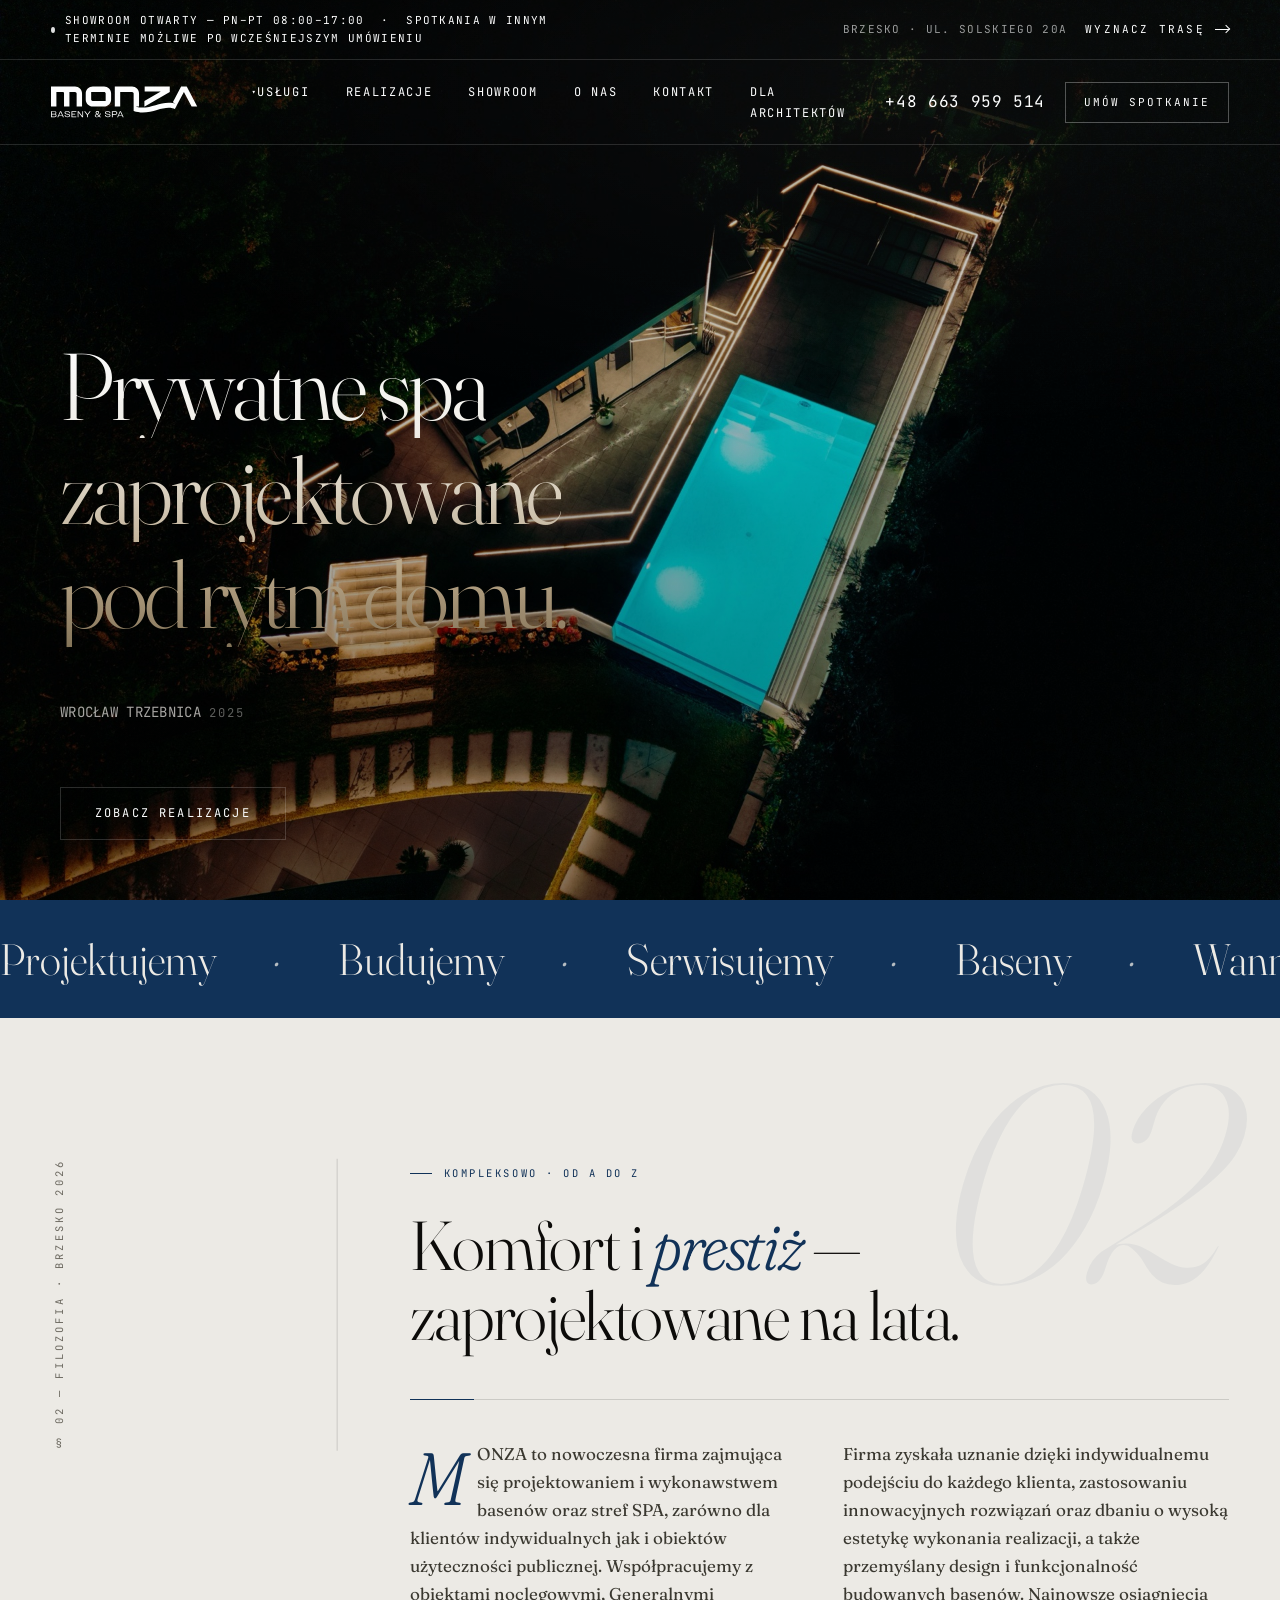
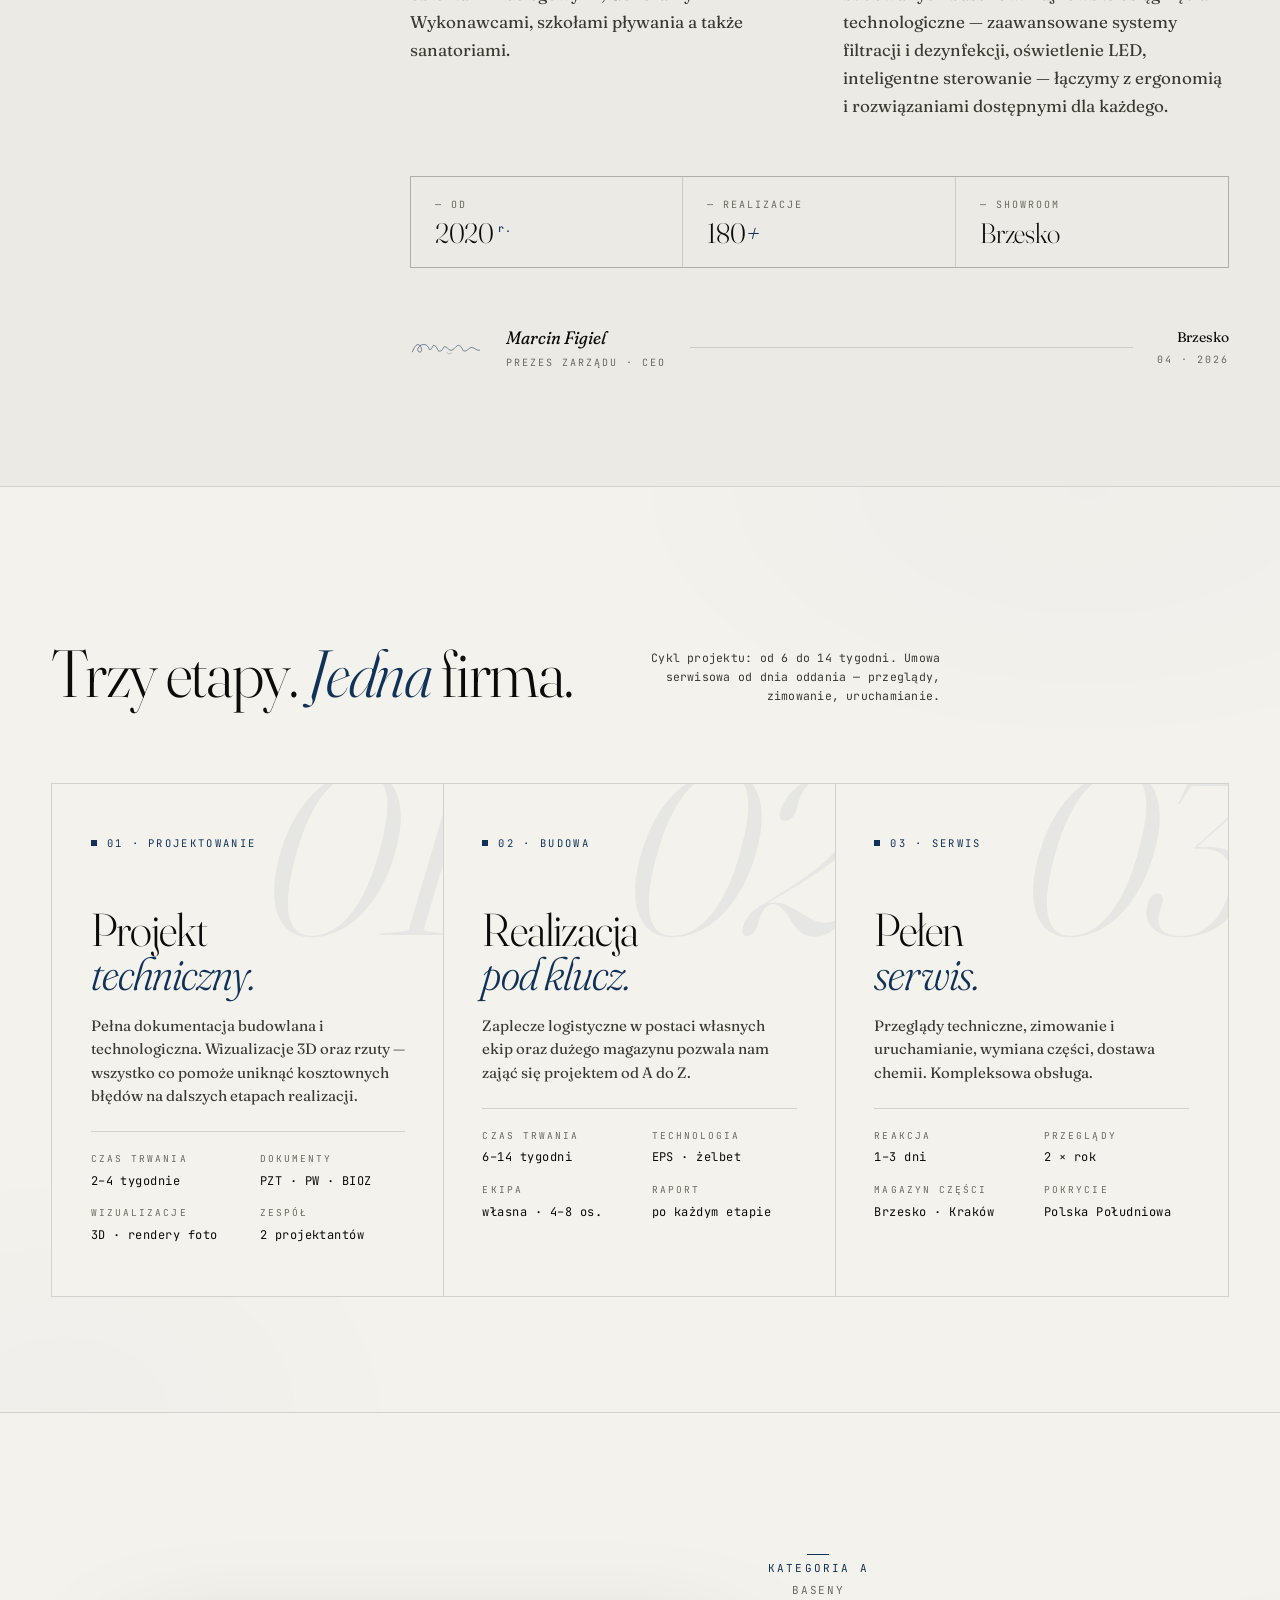
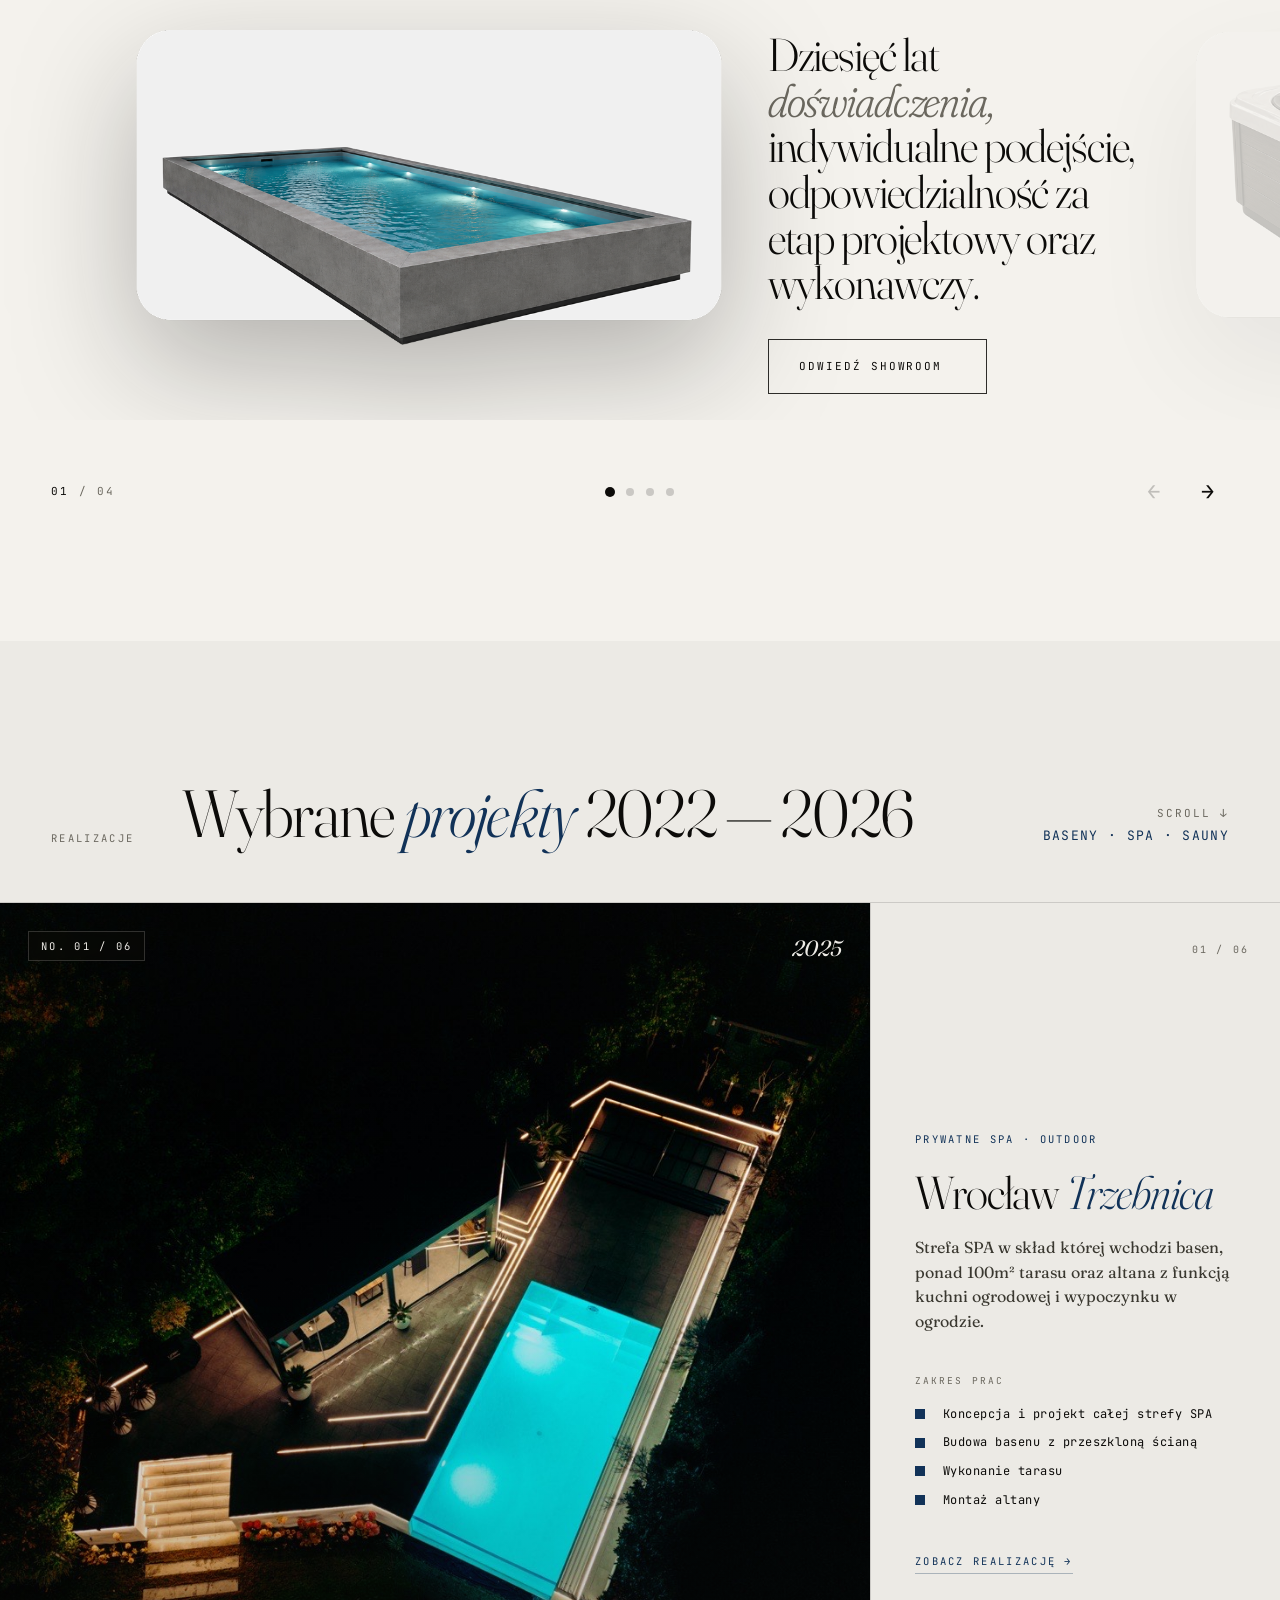
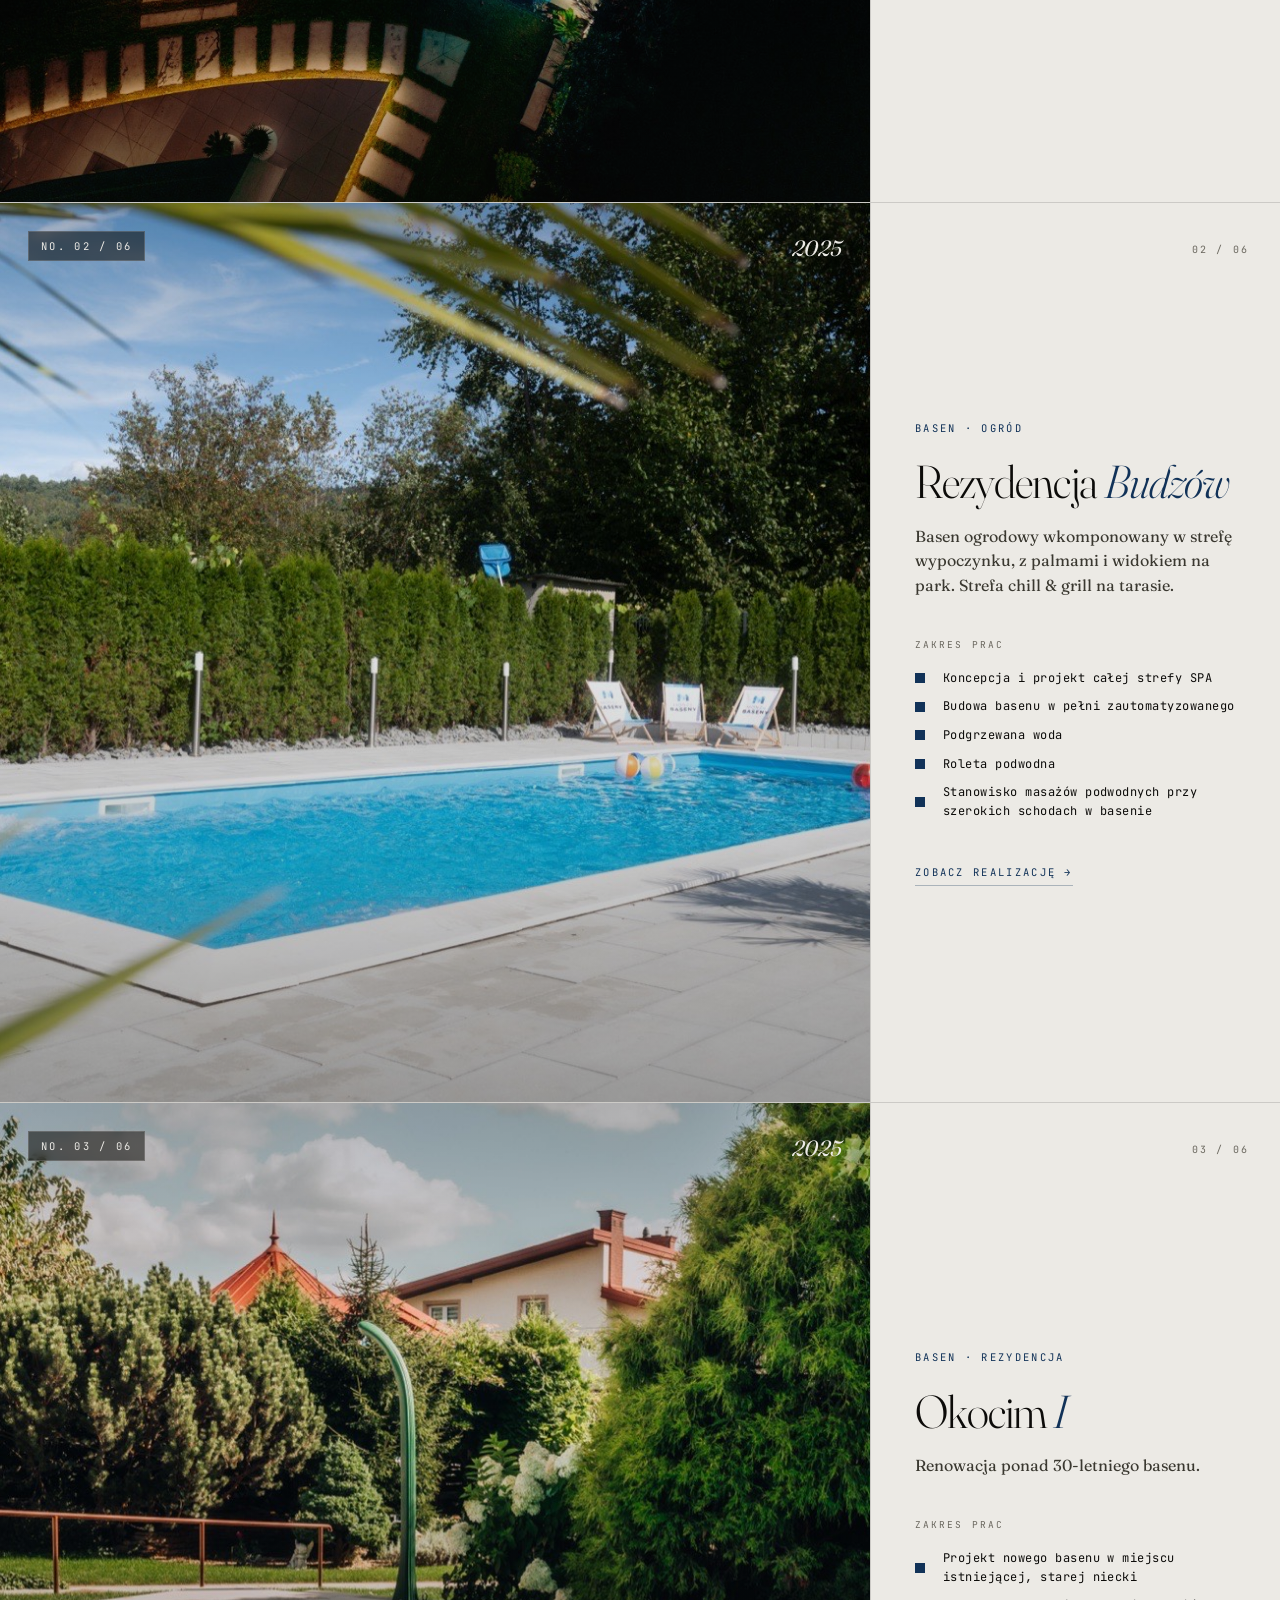
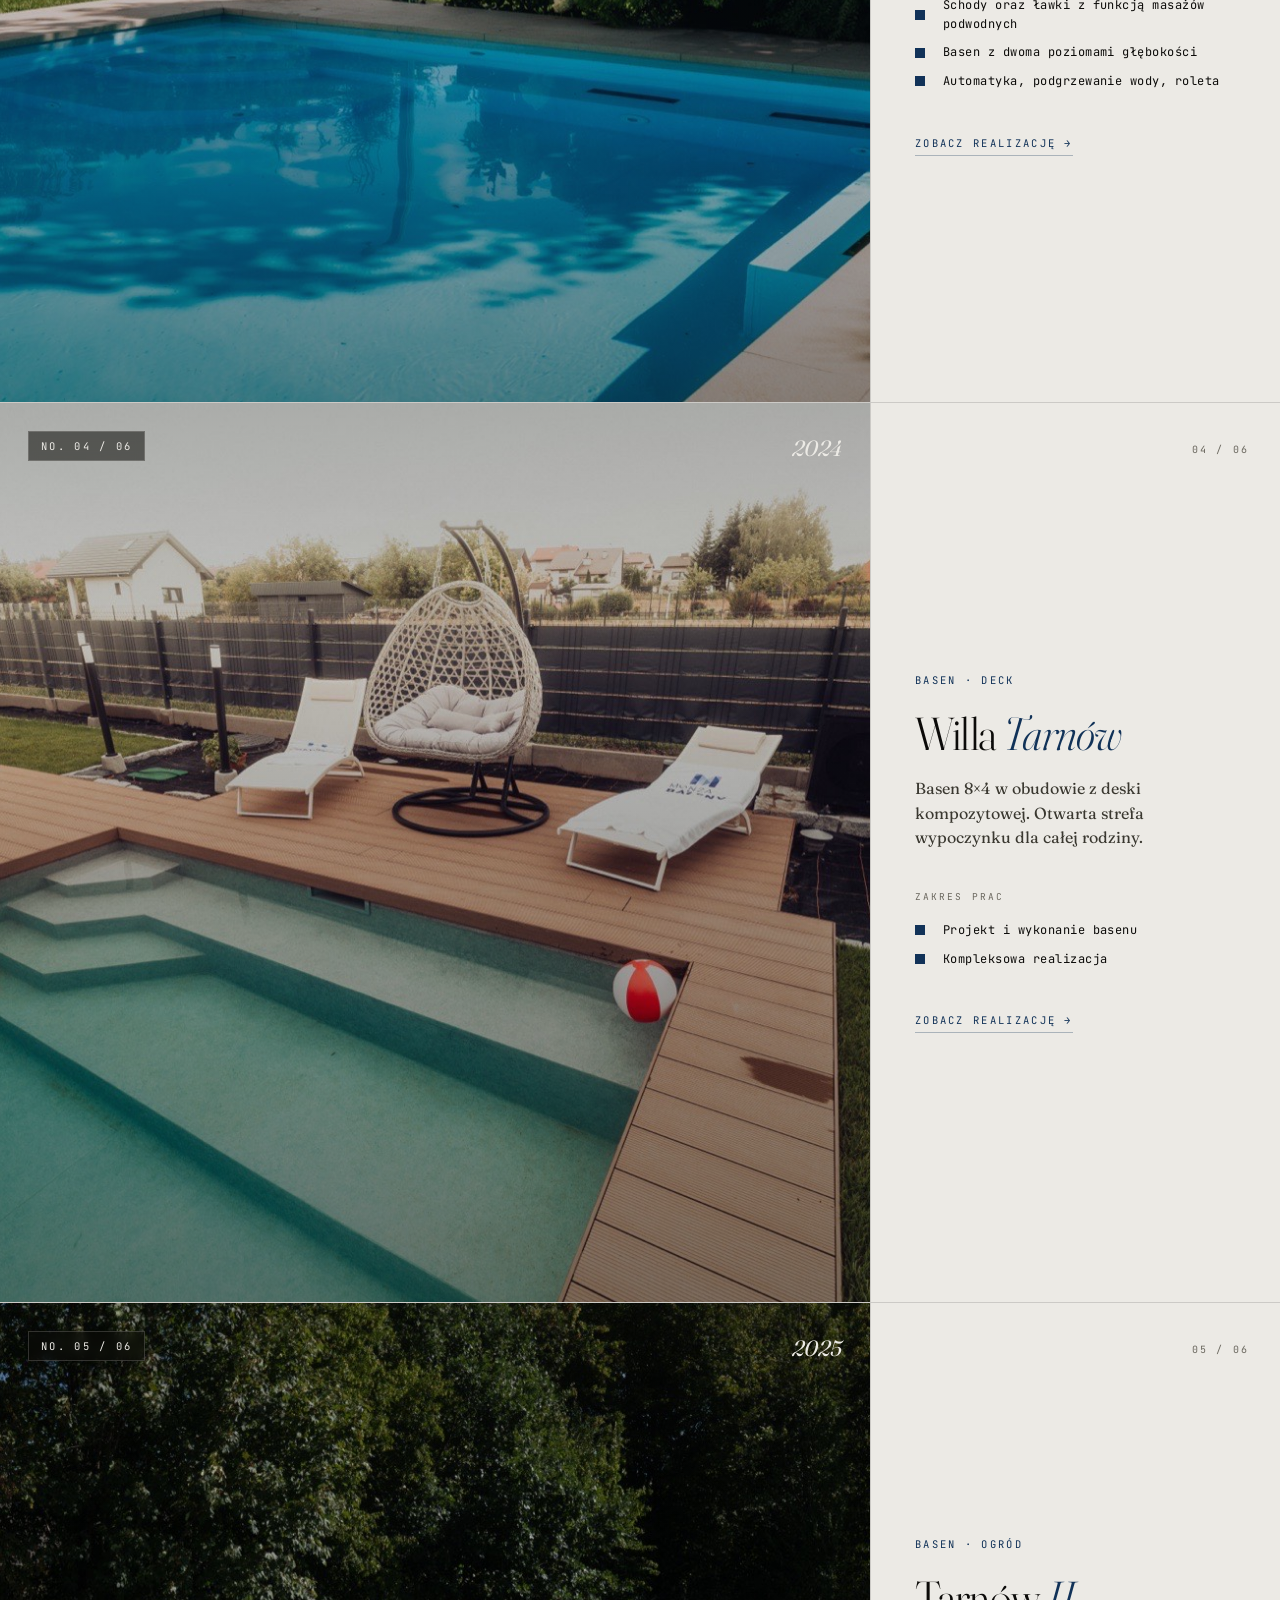
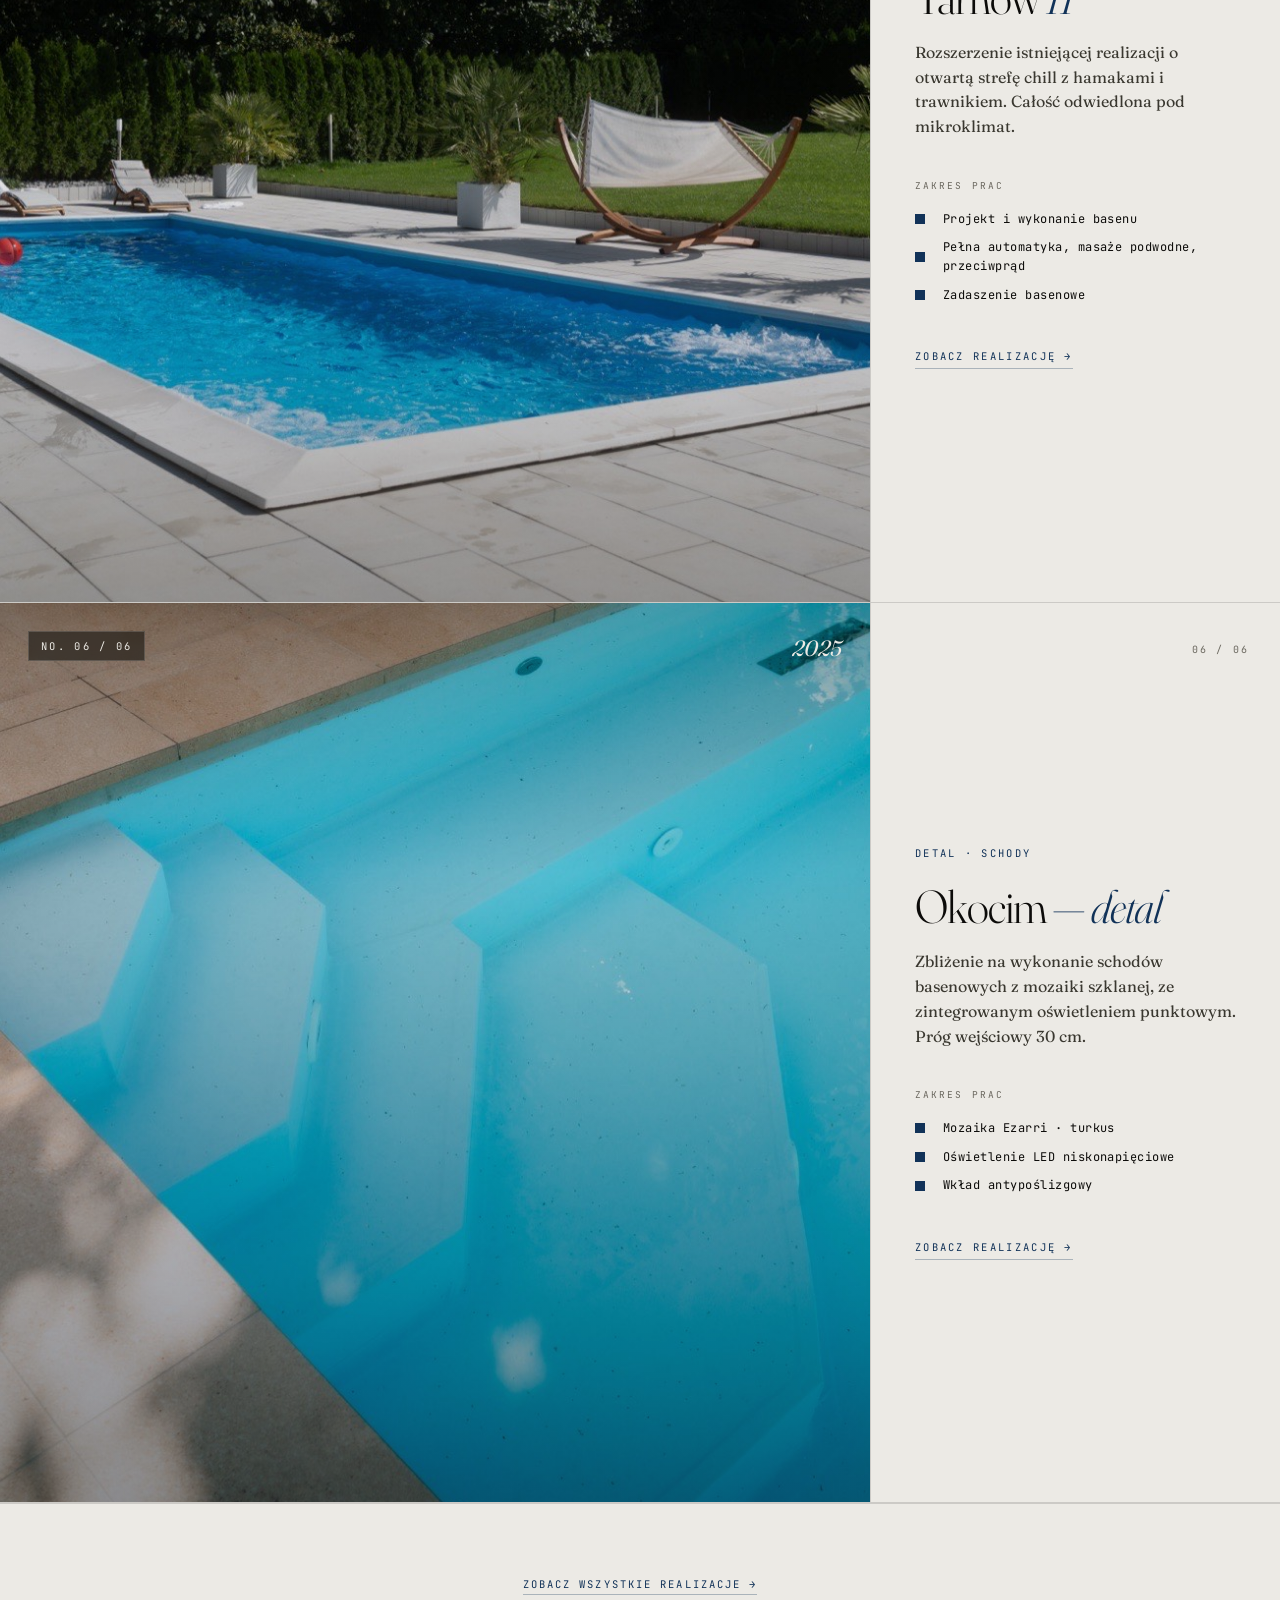
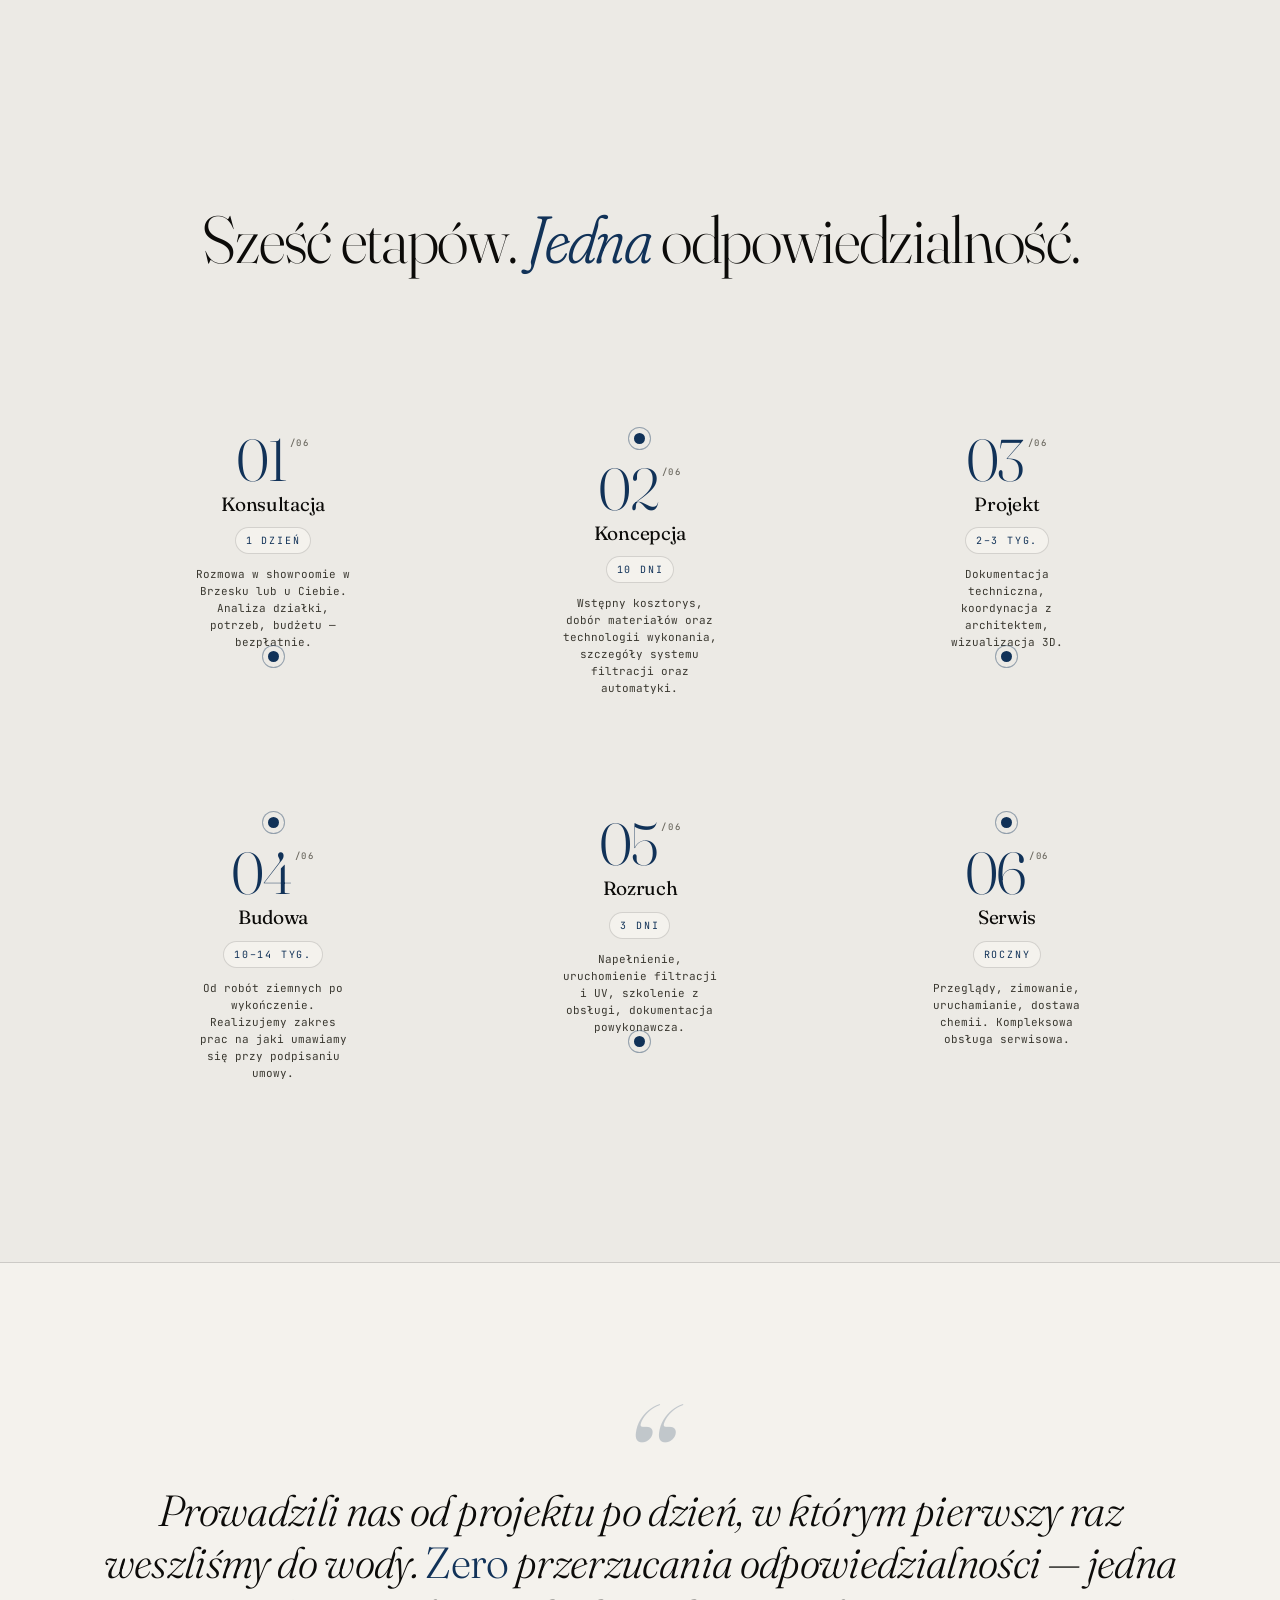
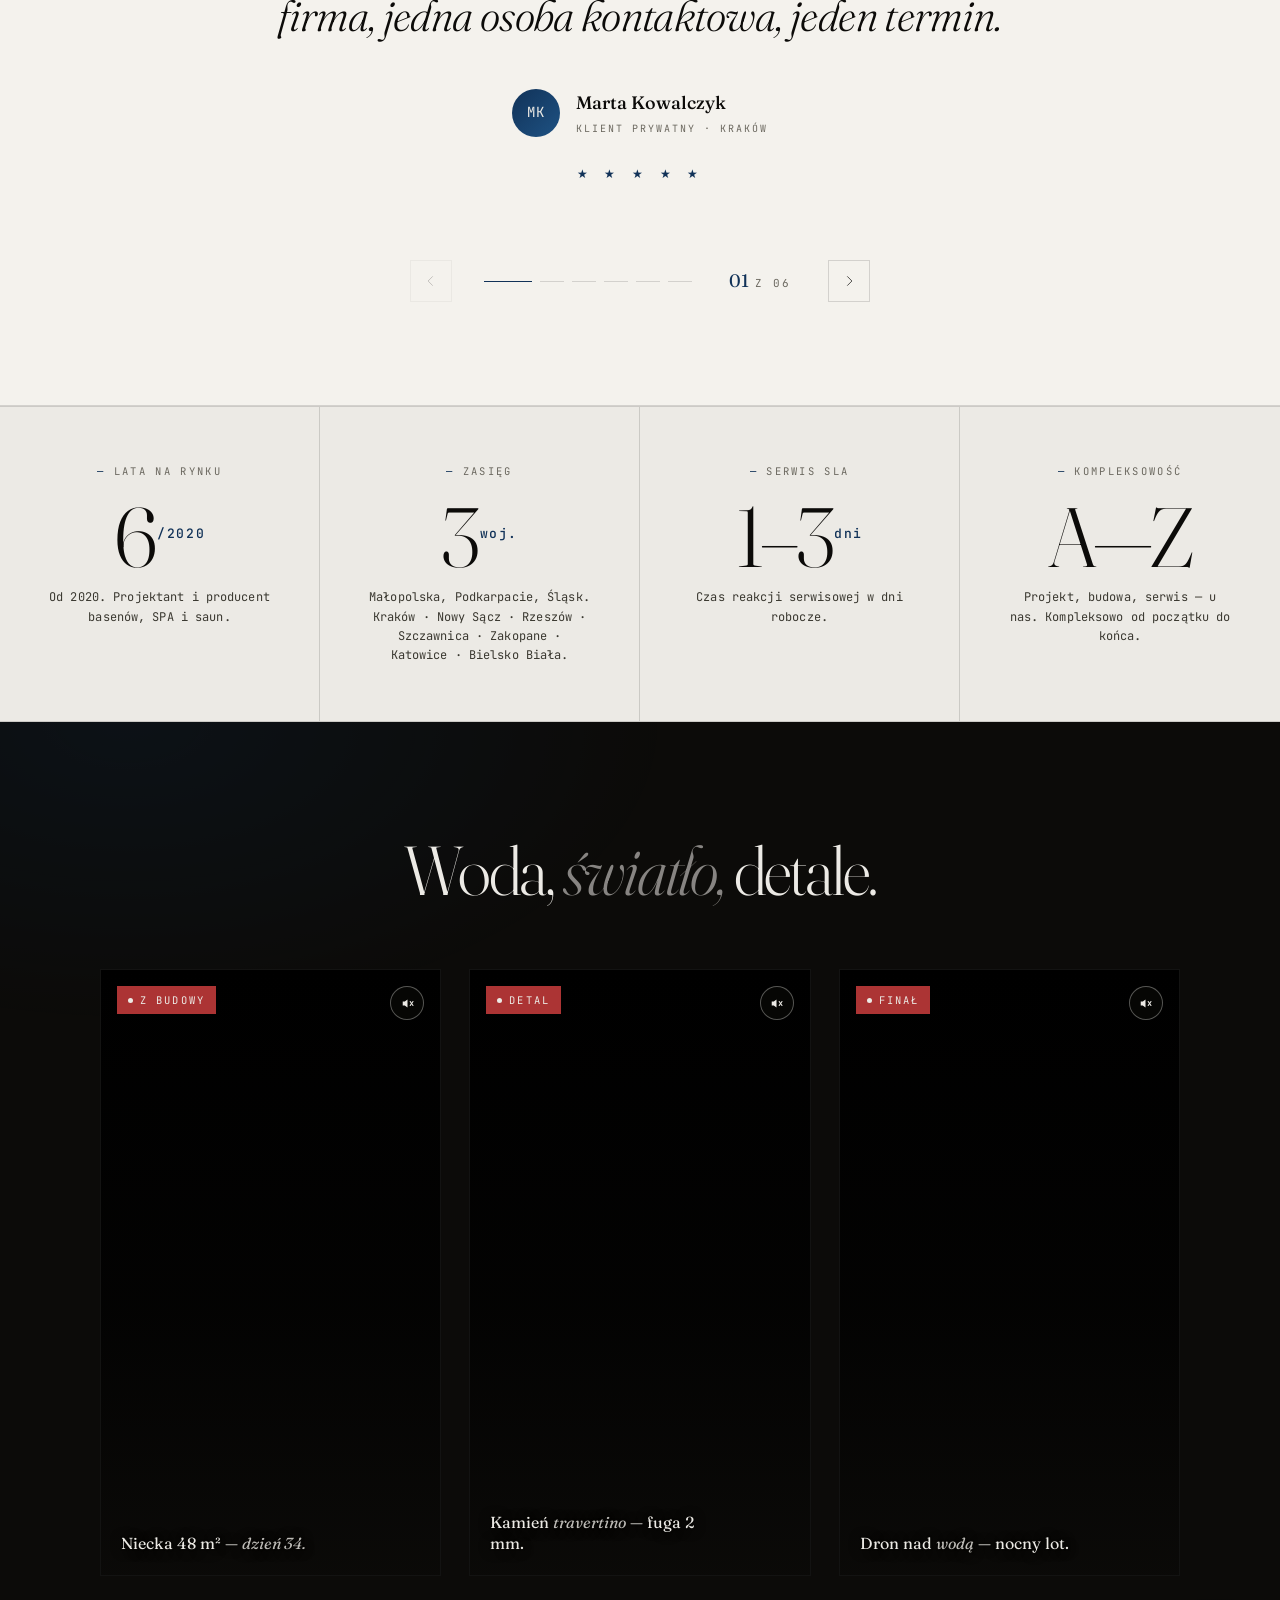
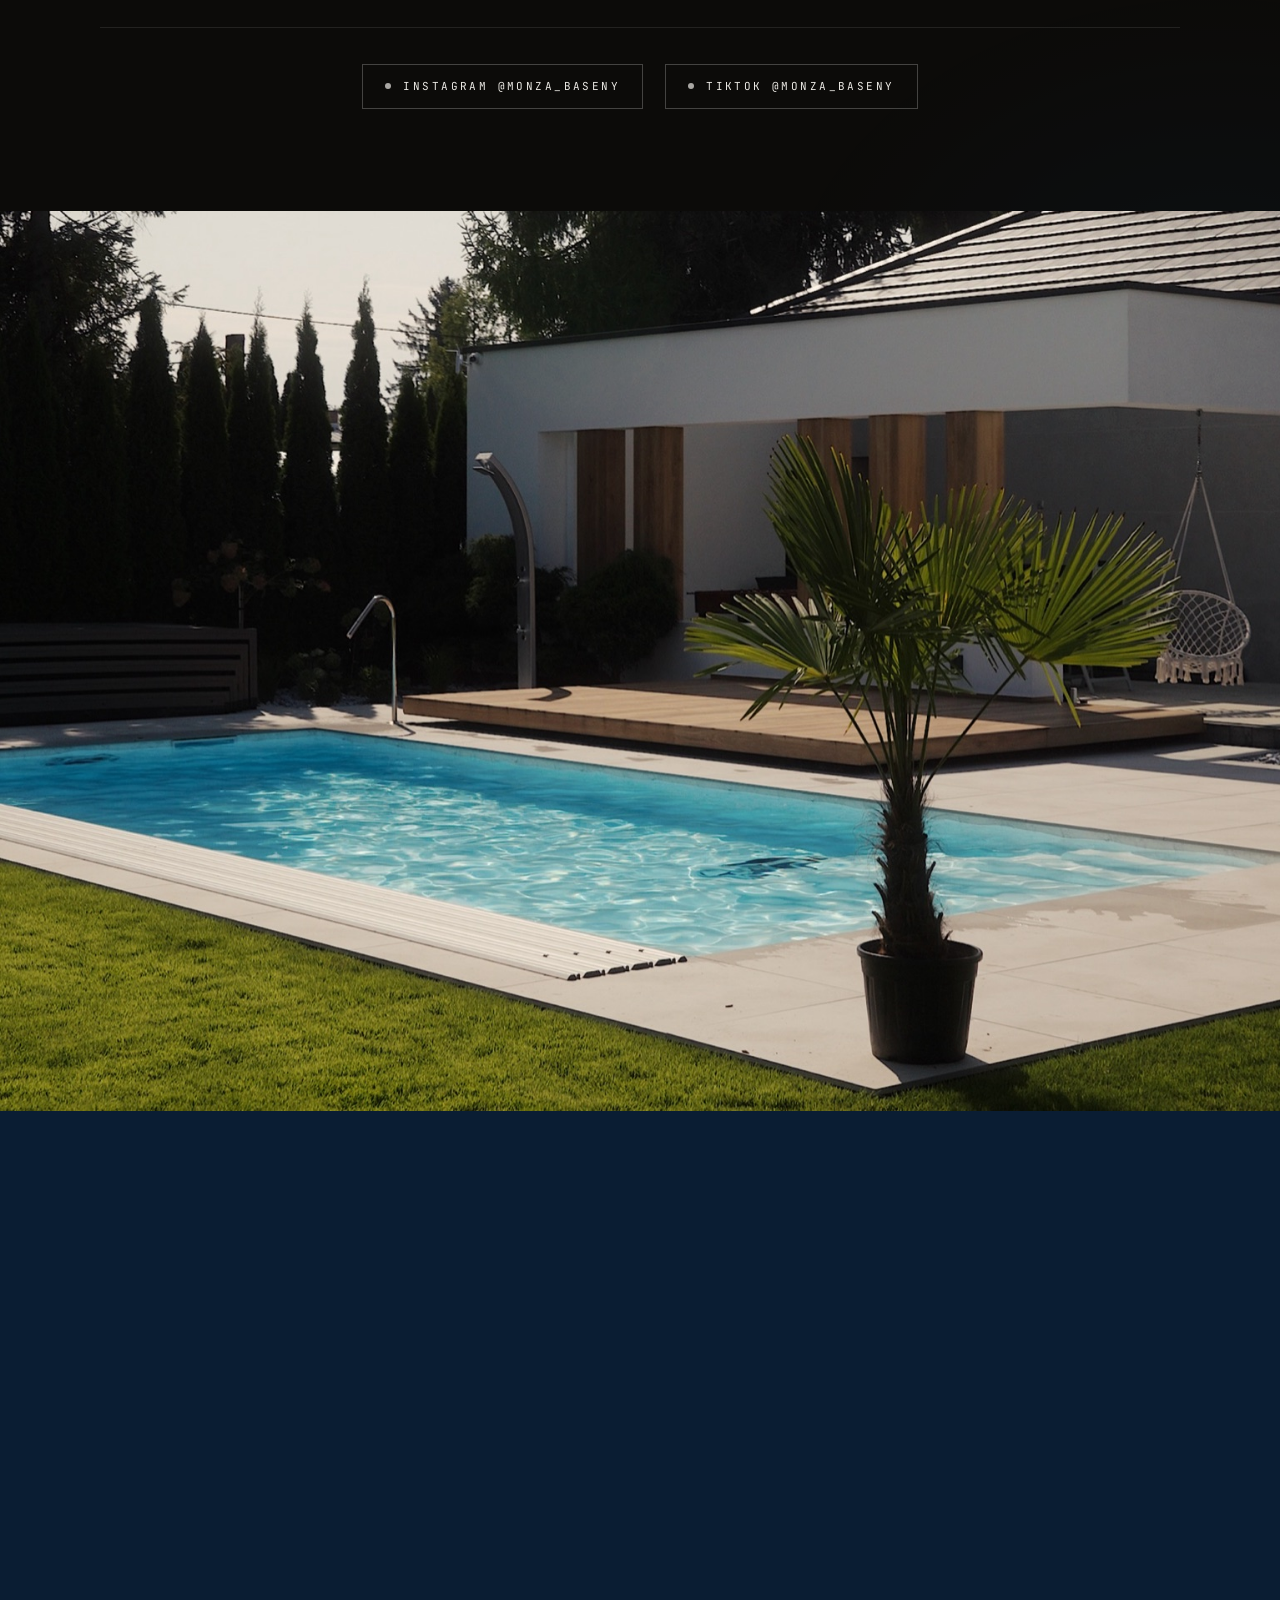
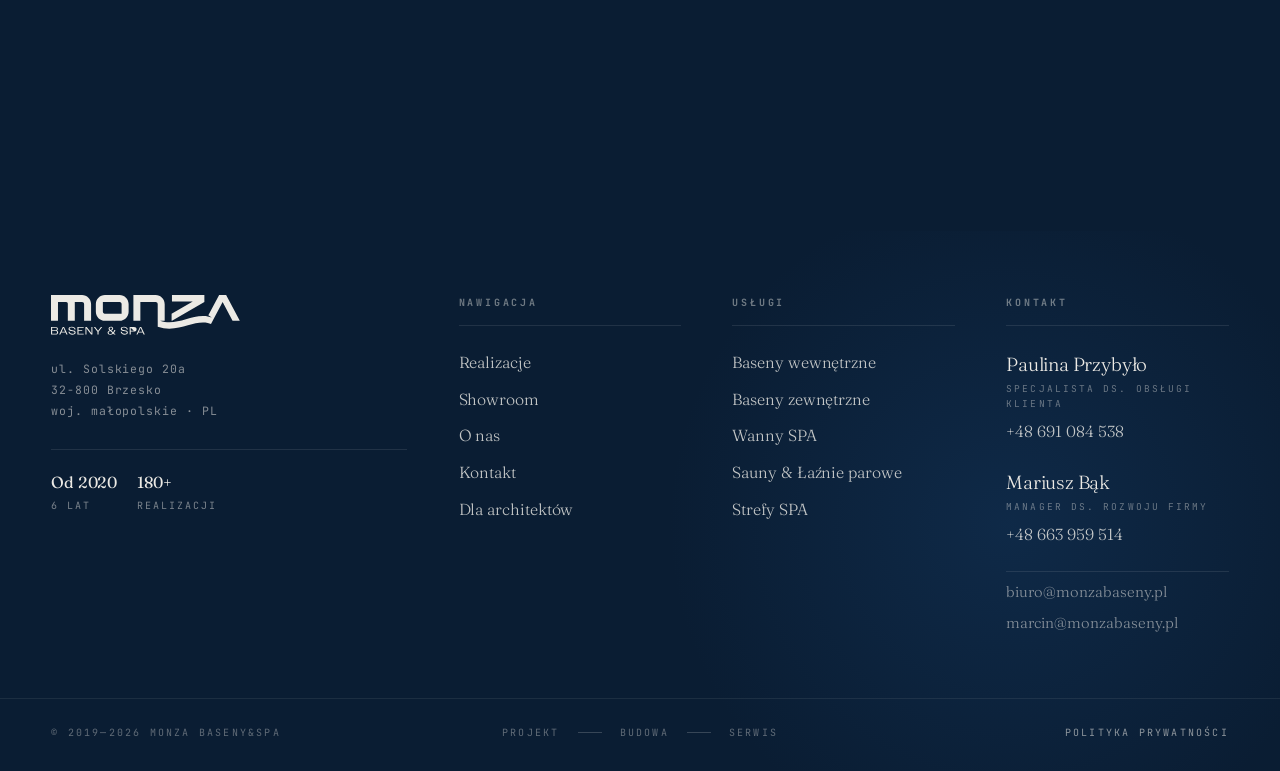
<file: index.html>
<!doctype html>
<html lang="pl">
<head>
<meta charset="utf-8" />
<meta name="viewport" content="width=device-width, initial-scale=1" />
<title>MONZA baseny&amp;SPA — Projektujemy · Budujemy · Serwisujemy</title>
<meta name="description" content="MONZA baseny&SPA — nowoczesny projektant i producent basenów. Baseny wewnętrzne i zewnętrzne, wanny SPA, sauny, zadaszenia. Brzesko · Kraków · Nowy Sącz · Rzeszów." />
<meta property="og:type" content="website" />
<meta property="og:title" content="MONZA baseny&SPA — Projektujemy · Budujemy · Serwisujemy" />
<meta property="og:description" content="Baseny, wanny SPA, sauny i zadaszenia — projekt, budowa, serwis. Małopolska, Podkarpacie, Śląsk." />
<meta property="og:image" content="assets/img/og.jpg" />
<meta property="og:locale" content="pl_PL" />
<meta name="twitter:card" content="summary_large_image" />
<meta name="twitter:title" content="MONZA baseny&SPA" />
<meta name="twitter:description" content="Projektujemy, budujemy i serwisujemy baseny oraz strefy SPA." />
<meta name="twitter:image" content="assets/img/og.jpg" />
<meta name="theme-color" content="#113258" />
<link rel="preconnect" href="https://fonts.googleapis.com" />
<link rel="preconnect" href="https://fonts.gstatic.com" crossorigin />
<link href="https://fonts.googleapis.com/css2?family=Fraunces:ital,opsz,wght@0,9..144,300..900;1,9..144,300..900&family=JetBrains+Mono:wght@400;500;600&display=swap" rel="stylesheet" />
<style>
:root{
  --navy:#113258;
  --navy-deep:#0A1D33;
  --cream:#ECEAE5;
  --cream-2:#E2DFD7;
  --paper:#F4F2ED;
  --ink:#0C0B09;
  --ink-2:#3A3830;
  --muted:#6B685F;
  --line:rgba(12,11,9,.14);
  --line-n:rgba(236,234,229,.18);

  --f-mono:"JetBrains Mono", ui-monospace, monospace;
  --f-serif:"Fraunces", Georgia, serif;

  --edge:clamp(20px, 4vw, 64px);
}

*,*::before,*::after{box-sizing:border-box;margin:0;padding:0}
.skip-link{position:absolute;top:-40px;left:12px;background:var(--navy);color:#fff;padding:10px 16px;font-family:var(--f-mono);font-size:12px;letter-spacing:.18em;text-transform:uppercase;z-index:9999;transition:top .2s ease;text-decoration:none}
.skip-link:focus{top:12px;outline:2px solid #fff;outline-offset:2px}
:focus-visible{outline:2px solid var(--navy);outline-offset:3px}
.hero :focus-visible,.reels :focus-visible,.pin-cta :focus-visible{outline-color:var(--cream)}
@media (prefers-reduced-motion: reduce){
  *,*::before,*::after{animation-duration:.01ms !important;animation-iteration-count:1 !important;transition-duration:.01ms !important;scroll-behavior:auto !important}
  .hero-headline .line span{transform:none !important;animation:none !important}
}
html{scroll-behavior:smooth}
html,body{background:var(--cream);color:var(--ink);font-family:var(--f-mono);-webkit-font-smoothing:antialiased;font-size:13.5px;line-height:1.55}
body{overflow-x:hidden}
a{color:inherit;text-decoration:none}
img,svg{display:block;max-width:100%}
button{font:inherit;color:inherit;background:none;border:0;cursor:pointer}
::selection{background:var(--navy);color:var(--cream)}

/* ===== typography ===== */
.mono{font-family:var(--f-mono)}
.serif{font-family:var(--f-serif);font-weight:300}
.micro{font-size:10px;letter-spacing:.22em;text-transform:uppercase;color:var(--muted)}
.eyebrow{font-family:var(--f-mono);font-size:10.5px;letter-spacing:.24em;text-transform:uppercase;color:var(--navy);display:inline-flex;align-items:center;gap:12px}
.eyebrow::before{content:"";width:22px;height:1px;background:var(--navy)}

/* ===== grain ===== */
body::before{content:"";position:fixed;inset:0;pointer-events:none;z-index:999;opacity:.04;mix-blend-mode:multiply;
  background-image:url("data:image/svg+xml;utf8,<svg xmlns='http://www.w3.org/2000/svg' width='240' height='240'><filter id='n'><feTurbulence type='fractalNoise' baseFrequency='.9' numOctaves='2'/><feColorMatrix values='0 0 0 0 .07  0 0 0 0 .2  0 0 0 0 .35  0 0 0 .6 0'/></filter><rect width='100%' height='100%' filter='url(%23n)'/></svg>")}

/* ===== meta bar ===== */
@keyframes pulse{0%{box-shadow:0 0 0 0 rgba(255,255,255,.45)}70%{box-shadow:0 0 0 9px rgba(255,255,255,0)}100%{box-shadow:0 0 0 0 rgba(255,255,255,0)}}

/* ===== hero (full-bleed) ===== */
.hero{position:relative;width:100%;height:100vh;min-height:560px;background:var(--navy-deep);color:#fff;overflow:visible;isolation:isolate}
.hero-sticky{position:absolute;inset:0;width:100%;height:100%;overflow:visible;isolation:isolate;background:#0A0A0A}
.hero-img{position:absolute;inset:0;width:100%;height:100%;object-fit:cover;object-position:center;z-index:0}
.hero-tint{position:absolute;inset:0;z-index:1;pointer-events:none;background:rgba(0,0,0,.22)}
.hero-vignette{position:absolute;inset:0;z-index:1;pointer-events:none;
  background:
    radial-gradient(120% 70% at 70% 10%, rgba(255,255,255,.04) 0%, transparent 55%),
    linear-gradient(180deg, rgba(0,0,0,.18) 0%, transparent 30%, rgba(0,0,0,.35) 100%)}

/* overlay nav on top of hero */
.hero-nav{position:absolute;top:0;left:0;right:0;z-index:10;color:#fff;opacity:0;will-change:opacity}
.hero-strip{display:grid;grid-template-columns:1fr auto 1fr;align-items:center;gap:24px;padding:11px var(--edge);font-family:var(--f-mono);font-size:11px;letter-spacing:.12em;text-transform:uppercase;color:rgba(255,255,255,.6)}
.hero-strip .l{display:inline-flex;gap:10px;align-items:center;color:#fff;letter-spacing:.12em}
.hero-strip .l .dot{width:6px;height:6px;border-radius:50%;background:#fff;opacity:.88;animation:pulse 2.4s infinite}
.hero-strip .c{display:inline-flex;align-items:center;gap:10px;color:#fff;letter-spacing:.12em}
.hero-strip .r{display:flex;align-items:center;justify-content:flex-end;gap:18px;color:rgba(255,255,255,.6)}
.hero-strip .r a{color:#fff;letter-spacing:.2em;padding:10px 0;display:inline-flex;align-items:center;gap:10px;transition:opacity .3s}
.hero-strip .r a:hover{opacity:.7}
.hero-strip .arr{display:inline-block;width:14px;height:1px;background:currentColor;position:relative}
.hero-strip .arr::after{content:"";position:absolute;right:0;top:-3px;width:6px;height:6px;border-top:1px solid currentColor;border-right:1px solid currentColor;transform:rotate(45deg)}

.hero-header{display:grid;grid-template-columns:auto 1fr auto;align-items:center;gap:40px;padding:20px var(--edge);border-top:1px solid rgba(255,255,255,.14);border-bottom:1px solid rgba(255,255,255,.14)}
.brand{display:inline-flex;align-items:center;color:#fff;line-height:1}
.brand-mark{height:44px;width:auto;color:#fff}
.hero-links{display:flex;gap:36px;justify-content:flex-start;list-style:none;margin-left:8px}
.hero-links a{font-family:var(--f-mono);font-size:12px;letter-spacing:.14em;text-transform:uppercase;color:#fff;position:relative;padding:4px 0;transition:opacity .3s}
.hero-links a:hover{opacity:.7}
.hero-links a::after{content:"";position:absolute;left:50%;bottom:-3px;width:0;height:1px;background:#fff;transition:width .3s,left .3s}
.hero-links a:hover::after{width:100%;left:0}
/* dropdown Usługi — hero nav */
.hero-links .has-drop{position:relative}
.hero-links .has-drop>a::before{content:"▾";margin-left:5px;font-size:9px;vertical-align:1px}
.hero-links .drop{display:none;position:absolute;top:100%;left:0;background:rgba(10,29,51,.97);backdrop-filter:blur(12px);min-width:210px;padding:14px 0 12px;list-style:none;border:1px solid rgba(236,234,229,.1)}
.hero-links .has-drop:hover .drop{display:block}
.hero-links .drop li a{display:block;padding:9px 20px;font-size:11px;letter-spacing:.14em;color:rgba(236,234,229,.75);white-space:nowrap;transition:color .2s,background .2s}
.hero-links .drop li a:hover{color:var(--cream);background:rgba(236,234,229,.06);opacity:1}
.hero-links .drop li a::after{display:none}
.hero-right{display:flex;align-items:center;gap:20px;justify-content:flex-end}
.hero-right .tel{font-family:var(--f-mono);font-size:16px;color:#fff;letter-spacing:.04em}

.btn-outline{display:inline-flex;align-items:center;justify-content:center;padding:11px 18px;border:1px solid rgba(255,255,255,.3);color:#fff;font-family:var(--f-mono);font-size:11px;letter-spacing:.18em;text-transform:uppercase;background:transparent;transition:all .3s}
.btn-outline:hover{background:rgba(255,255,255,.08);border-color:rgba(255,255,255,.6)}

/* ===== sticky nav (scroll-triggered, cream variant) ===== */
.sticky-nav{position:fixed;top:0;left:0;right:0;z-index:60;background:var(--cream);color:var(--ink);transform:translateY(-100%);transition:transform .55s cubic-bezier(.22,.61,.36,1);pointer-events:none;will-change:transform}
.sticky-nav.visible{transform:translateY(0);pointer-events:auto;box-shadow:0 10px 30px -18px rgba(12,11,9,.25)}
.sticky-nav .sn-strip{display:grid;grid-template-columns:1fr auto 1fr;align-items:center;gap:24px;padding:11px var(--edge);font-family:var(--f-mono);font-size:11px;letter-spacing:.12em;text-transform:uppercase;color:var(--muted);border-bottom:1px solid var(--line)}
.sticky-nav .sn-strip .l{display:flex;gap:18px;align-items:center}
.sticky-nav .sn-strip .c{display:inline-flex;align-items:center;gap:10px;color:var(--ink);letter-spacing:.12em}
.sticky-nav .sn-strip .c .dot{width:6px;height:6px;border-radius:50%;background:var(--navy);opacity:.88;animation:pulse-navy 2.4s infinite}
.sticky-nav .sn-strip .r{display:flex;align-items:center;justify-content:flex-end;gap:18px;color:var(--muted)}
.sticky-nav .sn-strip .r a{color:var(--ink);letter-spacing:.2em;padding:10px 0;display:inline-flex;align-items:center;gap:10px;transition:opacity .3s}
.sticky-nav .sn-strip .r a:hover{opacity:.6}
.sticky-nav .sn-strip .arr{display:inline-block;width:14px;height:1px;background:currentColor;position:relative}
.sticky-nav .sn-strip .arr::after{content:"";position:absolute;right:0;top:-3px;width:6px;height:6px;border-top:1px solid currentColor;border-right:1px solid currentColor;transform:rotate(45deg)}
.sticky-nav .sn-header{display:grid;grid-template-columns:auto 1fr auto;align-items:center;gap:40px;padding:18px var(--edge);position:relative}
.sticky-nav .sn-logo{height:36px;width:auto;color:var(--navy);display:block}
.sticky-nav .sn-links{display:flex;gap:36px;justify-content:flex-start;list-style:none;margin-left:8px}
.sticky-nav .sn-links a{font-family:var(--f-mono);font-size:12px;letter-spacing:.14em;text-transform:uppercase;color:var(--ink);position:relative;padding:4px 0;transition:opacity .3s}
.sticky-nav .sn-links a:hover{opacity:.55}
.sticky-nav .sn-links a::after{content:"";position:absolute;left:50%;bottom:-3px;width:0;height:1px;background:var(--navy);transition:width .3s,left .3s}
.sticky-nav .sn-links a:hover::after{width:100%;left:0}
/* dropdown Usługi — sticky nav */
.sn-links .has-drop{position:relative}
.sn-links .has-drop::after{content:"";position:absolute;left:0;right:0;top:100%;height:14px;display:block;pointer-events:none}
.sn-links .has-drop>a::before{content:"▾";margin-left:5px;font-size:9px;vertical-align:1px}
.sn-links .drop{display:none;position:absolute;top:100%;left:0;background:var(--cream);min-width:210px;padding:14px 0 12px;list-style:none;border:1px solid var(--line);box-shadow:0 12px 32px -8px rgba(12,11,9,.15)}
.sn-links .has-drop:hover .drop{display:block}
.sn-links .drop li a{display:block;padding:9px 20px;font-size:11px;letter-spacing:.14em;color:var(--ink-2);white-space:nowrap;transition:color .2s,background .2s}
.sn-links .drop li a:hover{color:var(--navy);background:rgba(27,74,125,.04);opacity:1}
.sn-links .drop li a::after{display:none}
.sticky-nav .sn-right{display:flex;align-items:center;gap:20px;justify-content:flex-end}
.sticky-nav .sn-right .tel{font-family:var(--f-mono);font-size:13px;color:var(--ink);letter-spacing:.04em;transition:color .3s}
.sticky-nav .sn-right .tel:hover{color:var(--navy)}
.sticky-nav .sn-cta{display:inline-flex;align-items:center;justify-content:center;padding:12px 22px;background:var(--navy);color:var(--cream);font-family:var(--f-mono);font-size:11px;letter-spacing:.18em;text-transform:uppercase;transition:background .3s}
.sticky-nav .sn-cta:hover{background:var(--ink)}
.sticky-nav .sn-progress{position:absolute;left:0;bottom:0;height:2px;background:var(--navy);width:100%;transform:scaleX(0);transform-origin:left center;will-change:transform;transition:transform .08s linear}
@keyframes pulse-navy{0%{box-shadow:0 0 0 0 rgba(17,50,88,.45)}70%{box-shadow:0 0 0 8px rgba(17,50,88,0)}100%{box-shadow:0 0 0 0 rgba(17,50,88,0)}}

.btn{display:inline-flex;align-items:center;gap:10px;padding:14px 24px;border:1px solid var(--navy);color:var(--navy);font-family:var(--f-mono);font-size:11px;letter-spacing:.18em;text-transform:uppercase;background:transparent;transition:all .3s}
.btn:hover{background:var(--navy);color:var(--cream)}
.btn .arr{display:inline-block;width:16px;height:1px;background:currentColor;position:relative}
.btn .arr::after{content:"";position:absolute;right:0;top:-3px;width:6px;height:6px;border-top:1px solid currentColor;border-right:1px solid currentColor;transform:rotate(45deg)}
.btn-solid{background:var(--navy);color:var(--cream);border-color:var(--navy)}
.btn-solid:hover{background:var(--ink);border-color:var(--ink);color:var(--cream)}

.hero-stack{position:absolute;left:60px;bottom:60px;z-index:3;display:flex;flex-direction:column;gap:clamp(36px, 5vw, 67px);align-items:flex-start;max-width:min(640px, 80vw);opacity:0;will-change:opacity}
.hero-lead{display:flex;flex-direction:column;gap:38px;align-items:flex-start}
.hero-headline{font-family:var(--f-serif);font-weight:300;font-size:clamp(48px, 7.4vw, 101px);line-height:1.1;padding-bottom:0.18em;letter-spacing:-.035em;font-variation-settings:"opsz" 144, "SOFT" 0, "WONK" 1;margin:0;color:#fff}
.hero-headline .line{display:block;overflow:hidden;padding-bottom:0.22em;margin-bottom:-0.22em}
.hero-headline .line span{display:inline-block;transform:translateY(101%);animation:rise 1s cubic-bezier(.2,.7,.1,1) forwards;background:linear-gradient(to bottom,#ffffff 0%,#F2EFE8 30%,#B9A687 72%,#7A6A4F 100%);background-size:var(--bg-w,100%) var(--bg-h,100%);background-position:0 var(--bg-y,0);background-repeat:no-repeat;-webkit-background-clip:text;background-clip:text;-webkit-text-fill-color:transparent;color:transparent}
.hero-headline .line:nth-child(1) span{animation-delay:.18s}
.hero-headline .line:nth-child(2) span{animation-delay:.32s}
.hero-headline .line:nth-child(3) span{animation-delay:.46s}
@keyframes rise{to{transform:translateY(0)}}
@keyframes fade{to{opacity:1}}

.hero-loc{font-family:var(--f-mono);text-transform:uppercase;opacity:0;animation:fade .8s ease .9s forwards}
.hero-loc .city{font-size:clamp(13px, 1.1vw, 17px);line-height:1.55;letter-spacing:.02em;color:rgba(236,234,229,.7)}
.hero-loc .year{font-size:clamp(11px, .95vw, 15px);line-height:1.55;letter-spacing:.16em;color:rgba(236,234,229,.4);margin-left:8px}

.hero-btn{display:inline-flex;align-items:center;padding:16px 34px;border:1.4px solid rgba(255,255,255,.17);color:#fff;font-family:var(--f-mono);font-size:clamp(12px, .9vw, 15.8px);line-height:1.55;letter-spacing:.18em;text-transform:uppercase;background:transparent;transition:all .35s ease;opacity:0;animation:fade .7s ease 1s forwards}
.hero-btn:hover{background:rgba(255,255,255,.08);border-color:rgba(255,255,255,.5)}

/* ===== marquee ===== */
.marquee{background:var(--navy);color:var(--cream);padding:24px 0;overflow:hidden;border-top:1px solid var(--navy);border-bottom:1px solid var(--navy);position:relative}
.marquee-track{display:flex;gap:56px;white-space:nowrap;animation:scroll 42s linear infinite;font-family:var(--f-serif);font-size:44px;font-weight:300;font-variation-settings:"opsz" 144}
.marquee-track span{display:inline-flex;align-items:center;gap:56px}
.marquee-track span::after{content:"◆";color:var(--cream);opacity:.45;font-size:11px;margin-left:56px;vertical-align:middle}
.marquee-track i{font-style:italic;color:var(--cream);opacity:.75}
@keyframes scroll{to{transform:translateX(-50%)}}
@keyframes swipe-nudge{0%,100%{transform:translateX(0);opacity:.55}50%{transform:translateX(6px);opacity:1}}

/* ===== intro / philosophy ===== */
.intro{background:var(--cream);padding:clamp(100px,11vw,160px) var(--edge) clamp(80px,9vw,130px);position:relative;overflow:hidden}
.intro::before{content:"02";position:absolute;top:clamp(40px,4vw,60px);right:clamp(40px,5vw,80px);font-family:var(--f-serif);font-style:italic;font-weight:300;font-size:clamp(220px,22vw,340px);line-height:.8;letter-spacing:-.05em;color:var(--navy);opacity:.05;pointer-events:none;font-variation-settings:"opsz" 144,"WONK" 1;z-index:0}
.intro-inner{max-width:1280px;margin:0 auto;display:grid;grid-template-columns:minmax(0,.35fr) minmax(0,1fr);gap:72px;align-items:start;position:relative;z-index:1}
.intro-label{writing-mode:vertical-rl;transform:rotate(180deg);font-family:var(--f-mono);font-size:10.5px;letter-spacing:.3em;text-transform:uppercase;color:var(--muted);padding-left:20px;border-left:1px solid var(--line);align-self:start}
.intro-copy .eyebrow{margin-bottom:28px}
.intro-copy h2{font-family:var(--f-serif);font-weight:300;font-size:clamp(38px, 5.4vw, 82px);line-height:1.02;letter-spacing:-.02em;color:var(--ink);font-variation-settings:"opsz" 144}
.intro-copy h2 i{color:var(--navy);font-weight:300;font-variation-settings:"opsz" 144,"SOFT" 80,"WONK" 1}
.intro-copy .body{margin-top:48px;display:grid;grid-template-columns:1fr 1fr;gap:48px;max-width:960px;padding-top:40px;border-top:1px solid var(--line);position:relative}
.intro-copy .body::before{content:"";position:absolute;top:-1px;left:0;width:64px;height:1px;background:var(--navy)}
.intro-copy .body p{font-family:var(--f-serif);font-size:17px;line-height:1.65;color:var(--ink-2);font-variation-settings:"opsz" 14;margin:0}
.intro-copy .body p em{font-style:italic;color:var(--ink);font-variation-settings:"opsz" 14,"SOFT" 60,"WONK" 1}
.intro-copy .body p:first-child::first-letter{font-family:var(--f-serif);font-style:italic;font-size:74px;font-weight:300;float:left;line-height:.85;padding:8px 12px 0 0;color:var(--navy);font-variation-settings:"opsz" 144,"SOFT" 80,"WONK" 1}
.intro-meta{margin-top:56px;display:grid;grid-template-columns:repeat(3,1fr);gap:1px;background:var(--line);border:1px solid var(--line);max-width:960px}
.intro-meta .m{background:var(--cream);padding:20px 24px;display:flex;flex-direction:column;gap:6px;transition:background .3s}
.intro-meta .m:hover{background:var(--paper)}
.intro-meta .mk{font-family:var(--f-mono);font-size:10px;letter-spacing:.2em;text-transform:uppercase;color:var(--muted)}
.intro-meta .mv{font-family:var(--f-serif);font-weight:300;font-size:28px;line-height:1;letter-spacing:-.01em;color:var(--ink);font-variation-settings:"opsz" 144}
.intro-meta .mv i{font-style:italic;color:var(--navy);font-variation-settings:"opsz" 144,"SOFT" 80,"WONK" 1}
.intro-meta .mv sup{font-family:var(--f-mono);font-size:10px;font-weight:500;letter-spacing:.14em;color:var(--navy);top:-1.2em;margin-left:4px}
.intro-copy .sign{margin-top:56px;display:grid;grid-template-columns:auto auto 1fr auto;gap:24px;align-items:center;max-width:960px}
.intro-copy .sign svg{width:72px;height:36px;color:var(--navy);display:block}
.intro-copy .sign .who{font-family:var(--f-serif);font-style:italic;font-size:18px;color:var(--ink);font-variation-settings:"opsz" 72,"SOFT" 80,"WONK" 1}
.intro-copy .sign .role{font-family:var(--f-mono);font-size:10px;letter-spacing:.2em;text-transform:uppercase;color:var(--muted);margin-top:4px}
.intro-copy .sign .l{height:1px;background:var(--line)}
.intro-copy .sign .d{font-family:var(--f-mono);font-size:10px;letter-spacing:.2em;text-transform:uppercase;color:var(--muted);text-align:right}
.intro-copy .sign .d em{font-style:normal;color:var(--ink);display:block;margin-bottom:3px;font-family:var(--f-serif);font-size:14px;letter-spacing:0;text-transform:none}

/* ===== services ===== */
.services{background:var(--paper);color:var(--ink);padding:clamp(100px,12vw,160px) var(--edge) clamp(80px,9vw,120px);border-top:1px solid var(--line);border-bottom:1px solid var(--line);position:relative;overflow:hidden}
.services::before{content:"";position:absolute;inset:0;pointer-events:none;opacity:.4;
  background:radial-gradient(900px 500px at 85% 0%, rgba(17,50,88,.05), transparent 60%),
             radial-gradient(700px 500px at 5% 100%, rgba(17,50,88,.04), transparent 60%)}
.services-head{display:grid;grid-template-columns:auto 1fr auto;gap:48px;align-items:end;max-width:1440px;margin:0 auto clamp(48px,6vw,88px);position:relative;z-index:1}
.services-head .label{font-family:var(--f-mono);font-size:10.5px;letter-spacing:.22em;text-transform:uppercase;color:var(--muted)}
.services-head .label em{font-style:normal;color:var(--navy)}
.services-head h3{font-family:var(--f-serif);font-weight:300;font-size:clamp(40px, 5.2vw, 76px);line-height:.98;letter-spacing:-.02em;color:var(--ink);font-variation-settings:"opsz" 144}
.services-head h3 i{color:var(--navy)}
.services-head .sub{max-width:320px;text-align:right;font-family:var(--f-mono);font-size:11.5px;line-height:1.65;color:var(--ink-2);letter-spacing:.02em}

.services-grid{display:grid;grid-template-columns:repeat(3,1fr);gap:0;max-width:1440px;margin:0 auto;border:1px solid var(--line);background:var(--paper);position:relative;z-index:1}
.svc{background:var(--paper);padding:clamp(36px,4vw,56px) clamp(28px,3vw,44px);position:relative;overflow:hidden;transition:background .45s cubic-bezier(.2,.7,.1,1),color .45s;min-height:clamp(360px,30vw,440px);display:flex;flex-direction:column;justify-content:space-between;border-right:1px solid var(--line);isolation:isolate}
.svc:last-child{border-right:0}
.svc::before{content:attr(data-num);position:absolute;top:-24px;right:-14px;font-family:var(--f-serif);font-weight:300;font-size:clamp(180px,18vw,260px);line-height:.8;letter-spacing:-.05em;color:rgba(17,50,88,.06);pointer-events:none;z-index:0;transition:color .45s;font-variation-settings:"opsz" 144,"WONK" 1;font-style:italic}
.svc>*{position:relative;z-index:1}
.svc:hover{background:var(--navy);color:var(--cream)}
.svc:hover::before{color:rgba(236,234,229,.08)}
.svc:hover .svc-num{color:rgba(236,234,229,.7)}
.svc:hover .svc-num .d{background:var(--cream)}
.svc:hover .svc-name i{color:rgba(236,234,229,.55)}
.svc:hover .svc-desc{color:rgba(236,234,229,.72)}
.svc:hover .svc-meta{border-top-color:rgba(236,234,229,.2)}
.svc:hover .svc-meta .mk{color:rgba(236,234,229,.5)}
.svc:hover .svc-meta .mv{color:var(--cream)}
.svc:hover .svc-arr{border-color:var(--cream);color:var(--cream)}
.svc:hover .svc-arr .ln{background:var(--cream)}
.svc-top{display:flex;flex-direction:column}
.svc-num{font-family:var(--f-mono);font-size:10.5px;letter-spacing:.22em;text-transform:uppercase;color:var(--navy);transition:color .45s;display:inline-flex;align-items:center;gap:10px}
.svc-num .d{width:6px;height:6px;background:var(--navy);display:inline-block;transition:background .45s}
.svc-name{margin-top:clamp(36px,4.4vw,72px);font-family:var(--f-serif);font-weight:300;font-size:clamp(36px,3.6vw,54px);line-height:.96;letter-spacing:-.02em;font-variation-settings:"opsz" 144}
.svc-name i{color:var(--navy);transition:color .45s;font-style:italic;font-variation-settings:"opsz" 144,"SOFT" 40,"WONK" 1}
.svc-desc{margin-top:18px;font-family:var(--f-serif);font-size:15px;line-height:1.55;color:var(--ink-2);max-width:32ch;font-variation-settings:"opsz" 14}
.svc-meta{margin-top:24px;padding-top:20px;border-top:1px solid var(--line);display:grid;grid-template-columns:1fr 1fr;gap:16px 24px;transition:border-color .45s}
.svc-meta .mr{display:flex;flex-direction:column;gap:5px}
.svc-meta .mk{font-family:var(--f-mono);font-size:9.5px;letter-spacing:.22em;text-transform:uppercase;color:var(--muted);transition:color .45s}
.svc-meta .mv{font-family:var(--f-mono);font-size:12px;color:var(--ink);letter-spacing:.04em;transition:color .45s}
.svc-arr{margin-top:28px;display:inline-flex;align-items:center;gap:10px;padding-bottom:6px;border-bottom:1px solid var(--navy);font-family:var(--f-mono);font-size:10.5px;letter-spacing:.22em;text-transform:uppercase;transition:all .45s;color:var(--navy);align-self:flex-start}
.svc-arr .ln{width:20px;height:1px;background:var(--navy);position:relative;transition:background .45s,width .3s}
.svc-arr .ln::after{content:"";position:absolute;right:0;top:-3px;width:6px;height:6px;border-top:1px solid currentColor;border-right:1px solid currentColor;transform:rotate(45deg)}
.svc:hover .svc-arr .ln{width:30px}

/* ===== offer carousel: horizontal scroll-snap slider ===== */
.offer{padding:clamp(80px,9vw,140px) 0 clamp(100px,10vw,160px);background:var(--paper);position:relative;overflow:hidden}
.offer-head{max-width:1440px;margin:0 auto clamp(40px,4.4vw,72px);padding:0 var(--edge);display:grid;grid-template-columns:auto 1fr auto;align-items:center;gap:40px}
.offer-head .l{font-family:var(--f-mono);font-size:10.5px;letter-spacing:.24em;text-transform:uppercase;color:var(--muted);white-space:nowrap}
.offer-head .l em{font-style:normal;color:var(--navy);margin-right:10px}
.offer-head .h{font-family:var(--f-serif);font-weight:300;font-size:clamp(20px,1.8vw,28px);line-height:1;letter-spacing:-.015em;color:var(--ink);font-variation-settings:"opsz" 144;text-align:center}
.offer-head .h i{font-style:italic;color:var(--muted);font-variation-settings:"opsz" 144,"SOFT" 80,"WONK" 1}
.offer-head .r{font-family:var(--f-mono);font-size:10px;letter-spacing:.2em;text-transform:uppercase;color:var(--muted);text-align:right;white-space:nowrap}

.offer-hint{display:none}
.offer-stage{position:relative;width:100%;overflow-x:auto;overflow-y:visible;scroll-snap-type:x mandatory;scroll-padding-inline:max(var(--edge), calc((100vw - min(1160px, 78vw)) / 2));scrollbar-width:none;-ms-overflow-style:none;-webkit-overflow-scrolling:touch}
.offer-stage::-webkit-scrollbar{display:none}
.offer-track{display:flex;gap:clamp(44px,4.4vw,76px);padding-left:max(var(--edge), calc((100vw - min(1160px, 78vw)) / 2));padding-right:max(var(--edge), calc((100vw - min(1160px, 78vw)) / 2))}.offer-track::after{content:"";flex:0 0 max(var(--edge), calc((100vw - min(1160px, 78vw)) / 2));}
.offer-slide{flex:0 0 min(1160px, 78vw);scroll-snap-align:center;display:grid;grid-template-columns:1.55fr 1fr;gap:clamp(40px,4vw,68px);align-items:center;opacity:.22;transition:opacity .6s ease}
.offer-slide.active{opacity:1}
.offer-slide .offer-img{position:relative;aspect-ratio:910/595;overflow:visible;background:transparent;filter:drop-shadow(0 44px 60px rgba(12,11,9,.28))}
.offer-slide .offer-img img{position:absolute;inset:0;width:100%;height:100%;object-fit:contain;object-position:center;display:block;transition:transform 1.2s ease}
.offer-slide.active .offer-img img{transform:scale(1.015)}
.offer-copy{display:flex;flex-direction:column;gap:clamp(24px,2.6vw,34px);align-items:flex-start;max-width:420px;padding:clamp(20px,2vw,32px) 0}
.offer-copy .eyebrow{display:flex;flex-direction:column;gap:5px;font-family:var(--f-mono);font-size:11px;letter-spacing:.16em;text-transform:uppercase;color:var(--muted);line-height:1.55}
.offer-copy .eyebrow .k{color:var(--navy);letter-spacing:.2em}
.offer-copy h3{font-family:var(--f-serif);font-weight:300;font-size:clamp(32px,3.6vw,48px);line-height:.99;letter-spacing:-.025em;color:var(--ink);font-variation-settings:"opsz" 144;margin:0}
.offer-copy h3 i{font-style:italic;color:var(--muted);font-variation-settings:"opsz" 144,"SOFT" 80,"WONK" 1}
.offer-copy .btn-ghost{display:inline-flex;align-items:center;justify-content:center;padding:18px 30px;border:1px solid rgba(12,11,9,.85);color:var(--ink);font-family:var(--f-mono);font-size:11px;letter-spacing:.18em;text-transform:uppercase;transition:background .3s,color .3s;gap:14px;background:transparent;text-decoration:none}
.offer-copy .btn-ghost:hover{background:var(--ink);color:var(--cream)}

.offer-foot{max-width:1440px;margin:clamp(40px,4vw,60px) auto 0;padding:0 var(--edge);display:grid;grid-template-columns:1fr auto 1fr;align-items:center;gap:24px}
.offer-counter{font-family:var(--f-mono);font-size:11px;letter-spacing:.2em;text-transform:uppercase;color:var(--muted)}
.offer-counter em{font-style:normal;color:var(--ink)}
.offer-dots{display:flex;gap:12px;align-items:center;justify-content:center}
.offer-dots .dot{width:8px;height:8px;border-radius:50%;background:rgba(12,11,9,.18);border:0;cursor:pointer;padding:0;transition:background .3s,transform .3s}
.offer-dots .dot.active{background:var(--ink);transform:scale(1.25)}
.offer-arrows{display:flex;gap:14px;justify-content:flex-end;align-items:center}
.offer-arrows button{background:transparent;border:0;cursor:pointer;padding:10px 12px;color:var(--ink);font-family:var(--f-mono);font-size:22px;letter-spacing:.14em;transition:opacity .3s;line-height:1}
.offer-arrows button:hover{opacity:.55}
.offer-arrows button:disabled{opacity:.22;cursor:not-allowed}
@media (max-width:900px){
  .services-head{grid-template-columns:1fr;gap:24px;align-items:flex-start}
  .services-head .sub{text-align:left;max-width:none}
  .services-grid{grid-template-columns:1fr}
  .svc{border-right:0;border-bottom:1px solid var(--line)}
  .svc:last-child{border-bottom:0}
  .offer-slide{grid-template-columns:1fr;gap:clamp(24px,3vw,40px)}
  .offer-copy{max-width:none}
  .offer-slide .offer-img{aspect-ratio:4/3}
}

/* ===== realizacje (sticky-stack) ===== */
.works{background:var(--cream);padding:0;position:relative}
.works-head{display:grid;grid-template-columns:auto 1fr auto;gap:48px;align-items:end;padding:140px var(--edge) 56px;border-bottom:1px solid var(--line)}
.works-head .label{font-family:var(--f-mono);font-size:10.5px;letter-spacing:.22em;text-transform:uppercase;color:var(--muted)}
.works-head h3{font-family:var(--f-serif);font-weight:300;font-size:clamp(40px, 5.2vw, 76px);line-height:.98;letter-spacing:-.02em;font-variation-settings:"opsz" 144}
.works-head h3 i{color:var(--navy)}
.works-head .meta{text-align:right;font-family:var(--f-mono);font-size:11px;letter-spacing:.18em;text-transform:uppercase;color:var(--muted)}
.works-head .meta em{font-style:normal;color:var(--navy);display:block;margin-top:4px;font-size:13px;letter-spacing:.1em}

.works-stack{position:relative;background:var(--cream)}
.wc{position:sticky;top:0;height:100vh;display:grid;grid-template-columns:minmax(0,68%) minmax(0,32%);background:var(--cream);border-bottom:1px solid var(--line);--dim:0;isolation:isolate}
.wc::after{content:"";position:absolute;inset:0;background:rgba(10,14,22,.78);opacity:var(--dim);pointer-events:none;transition:opacity .2s linear;z-index:5}
.wc-photo{position:relative;overflow:hidden;background:#0A0A0A}
.wc-photo img{width:100%;height:100%;object-fit:cover;display:block;transform:scale(1.02);transition:transform 1.2s cubic-bezier(.2,.7,.1,1)}
.wc:hover .wc-photo img{transform:scale(1.06)}
.wc-photo .num{position:absolute;top:28px;left:28px;padding:6px 12px;background:rgba(12,11,9,.55);font-family:var(--f-mono);font-size:10.5px;letter-spacing:.22em;text-transform:uppercase;backdrop-filter:blur(4px);color:var(--cream);border:1px solid rgba(236,234,229,.18);z-index:2}
.wc-photo .year{position:absolute;top:28px;right:28px;font-family:var(--f-serif);font-style:italic;font-size:22px;color:var(--cream);z-index:2;font-variation-settings:"opsz" 72}
.wc-photo::after{content:"";position:absolute;inset:0;background:linear-gradient(180deg,rgba(12,11,9,.18) 0%,transparent 30%,rgba(12,11,9,.35) 100%);pointer-events:none}

.wc-info{padding:clamp(48px,5vw,88px) clamp(32px,3.4vw,64px);display:flex;flex-direction:column;justify-content:center;background:var(--cream);border-left:1px solid var(--line);position:relative}
.wc-info .tag{font-family:var(--f-mono);font-size:10.5px;letter-spacing:.22em;text-transform:uppercase;color:var(--navy)}
.wc-info h4{margin:24px 0 20px;font-family:var(--f-serif);font-weight:300;font-size:clamp(38px,3.6vw,64px);line-height:.95;letter-spacing:-.02em;color:var(--ink);font-variation-settings:"opsz" 144}
.wc-info h4 i{color:var(--navy);font-style:italic}
.wc-info p{font-family:var(--f-serif);font-size:16px;line-height:1.55;color:var(--ink-2);max-width:40ch;font-variation-settings:"opsz" 14}
.wc-info .sol-label{margin-top:40px;font-family:var(--f-mono);font-size:9.5px;letter-spacing:.22em;text-transform:uppercase;color:var(--muted)}
.wc-info .sol{list-style:none;margin-top:16px;display:flex;flex-direction:column;gap:10px}
.wc-info .sol li{display:grid;grid-template-columns:14px 1fr;gap:14px;align-items:center;font-family:var(--f-mono);font-size:12px;color:var(--ink);letter-spacing:.04em}
.wc-info .sol li::before{content:"";width:10px;height:10px;background:var(--navy);display:block;align-self:center}
.wc-info .sol li.ghost::before{background:transparent;border:1px solid var(--muted);opacity:.5}
.wc-info .sol li.ghost{color:var(--muted)}
.wc-info .more{margin-top:44px;font-family:var(--f-mono);font-size:10.5px;letter-spacing:.22em;text-transform:uppercase;color:var(--navy);display:inline-flex;align-items:center;gap:12px;align-self:flex-start;padding-bottom:4px;border-bottom:1px solid rgba(17,50,88,.3);transition:border-color .3s}
.wc-info .more:hover{border-bottom-color:var(--navy)}
.wc-info .idx{position:absolute;top:clamp(32px,3vw,56px);right:clamp(24px,2.4vw,48px);font-family:var(--f-mono);font-size:10px;letter-spacing:.22em;color:var(--muted)}

.works-foot{padding:72px var(--edge);display:flex;justify-content:center;background:var(--cream);border-top:1px solid var(--line);font-family:var(--f-mono);font-size:10.5px;letter-spacing:.2em;text-transform:uppercase;color:var(--muted)}
.works-foot .cta{color:var(--navy);padding-bottom:2px;border-bottom:1px solid rgba(17,50,88,.3);transition:border-color .35s}
.works-foot .cta:hover{border-bottom-color:var(--navy)}

/* ===== showroom ===== */
.showroom{background:var(--navy);color:var(--cream);position:relative;overflow:hidden}
.showroom-inner{display:grid;grid-template-columns:1fr 1fr;min-height:620px}
.showroom-vis{position:relative;background:#0A1D33;overflow:hidden;border-right:1px solid var(--line-n)}
.showroom-vis::before{content:"";position:absolute;inset:0;z-index:2;
  background:
    radial-gradient(600px 400px at 25% 20%, rgba(236,234,229,.1), transparent 60%),
    radial-gradient(700px 500px at 85% 90%, rgba(236,234,229,.06), transparent 60%)}
.showroom-photo{position:absolute;inset:0;width:100%;height:100%;object-fit:cover;opacity:1;filter:saturate(.95) contrast(1.02);z-index:1}
.showroom-vis::after{content:"";position:absolute;inset:0;background:linear-gradient(180deg,rgba(10,29,51,.12) 0%,rgba(10,29,51,.25) 55%,rgba(10,29,51,.82) 100%);pointer-events:none;z-index:2}
.showroom-placeholder-tag{position:absolute;top:32px;right:32px;font-family:var(--f-mono);font-size:9.5px;letter-spacing:.22em;text-transform:uppercase;color:rgba(236,234,229,.55);border:1px solid rgba(236,234,229,.25);padding:5px 10px;z-index:4;background:rgba(10,29,51,.4);backdrop-filter:blur(6px)}
.showroom-vis .showroom-frame{position:absolute;inset:0;width:100%;height:100%;opacity:.8;z-index:2}
.showroom-vis .chip,.showroom-vis h3{z-index:3}
.showroom-vis .chip{position:absolute;top:32px;left:32px;display:inline-flex;align-items:center;gap:10px;padding:8px 14px;background:rgba(10,29,51,.6);border:1px solid rgba(236,234,229,.25);font-family:var(--f-mono);font-size:10.5px;letter-spacing:.2em;text-transform:uppercase;backdrop-filter:blur(6px);z-index:4}
.showroom-vis .chip .d{width:6px;height:6px;border-radius:50%;background:var(--cream);animation:pulse-l 2.4s infinite}
@keyframes pulse-l{0%{box-shadow:0 0 0 0 rgba(236,234,229,.5)}70%{box-shadow:0 0 0 9px rgba(236,234,229,0)}100%{box-shadow:0 0 0 0 rgba(236,234,229,0)}}
.showroom-vis h3{position:absolute;left:32px;right:32px;bottom:32px;font-family:var(--f-serif);font-weight:300;font-size:clamp(72px, 10vw, 164px);line-height:.85;letter-spacing:-.03em;color:var(--cream);z-index:4;font-variation-settings:"opsz" 144;text-shadow:0 6px 40px rgba(10,29,51,.45)}
.showroom-vis h3 i{color:var(--cream);opacity:.6;font-style:italic}

.showroom-copy{padding:64px var(--edge) 56px 64px;display:flex;flex-direction:column;justify-content:center}
.showroom-copy .eyebrow{color:var(--cream);margin-bottom:28px}
.showroom-copy .eyebrow::before{background:var(--cream)}
.showroom-copy h4{font-family:var(--f-serif);font-weight:300;font-size:clamp(34px, 3.6vw, 52px);line-height:1;letter-spacing:-.015em;color:var(--cream);font-variation-settings:"opsz" 72}
.showroom-copy h4 i{color:var(--cream);opacity:.65;font-style:italic}
.showroom-copy ul{list-style:none;margin-top:40px}
.showroom-copy li{display:grid;grid-template-columns:40px 1fr auto;gap:24px;padding:16px 0;border-bottom:1px solid var(--line-n);align-items:baseline}
.showroom-copy li .n{font-family:var(--f-mono);font-size:11px;letter-spacing:.2em;color:var(--cream);opacity:.65}
.showroom-copy li .t{font-family:var(--f-serif);font-size:19px;font-weight:400;line-height:1.2;font-variation-settings:"opsz" 14}
.showroom-copy li .v{font-family:var(--f-mono);font-size:10px;letter-spacing:.22em;text-transform:uppercase;color:rgba(236,234,229,.55)}
.showroom-copy .btn{margin-top:40px;align-self:flex-start;border-color:var(--cream);color:var(--cream)}
.showroom-copy .btn:hover{background:var(--cream);color:var(--navy)}

/* ===== process ===== */
.process{padding:140px var(--edge);background:var(--cream);position:relative;border-bottom:1px solid var(--line)}
.process-head{max-width:1200px;margin:0 auto 120px;text-align:center}
.process-head h2{font-family:var(--f-serif);font-weight:300;font-size:clamp(40px, 5.2vw, 76px);line-height:.98;letter-spacing:-.02em;font-variation-settings:"opsz" 144}
.process-head h2 i{color:var(--navy);font-style:italic;font-variation-settings:"opsz" 144,"SOFT" 80,"WONK" 1}

.process-meta{max-width:1200px;margin:0 auto 96px;text-align:center;font-family:var(--f-mono);font-size:11px;letter-spacing:.22em;text-transform:uppercase;color:var(--muted)}
.process-meta em{font-style:normal;color:var(--ink);margin:0 8px}

.timeline{position:relative;max-width:1440px;margin:0 auto;padding:0 clamp(20px,3vw,40px)}
.timeline-line{position:absolute;left:clamp(20px,3vw,40px);right:clamp(20px,3vw,40px);top:50%;height:1px;background:linear-gradient(to right,transparent 0%,rgba(17,50,88,.35) 5%,rgba(17,50,88,.35) 95%,transparent 100%);transform:translateY(-.5px);z-index:0}
.timeline-grid{display:grid;grid-template-columns:repeat(6,1fr);position:relative;z-index:1;min-height:680px;align-items:center}
.tl-step{position:relative;display:flex;flex-direction:column;align-items:center;padding:0 14px;height:100%}
.tl-step .tl-node{position:absolute;left:50%;top:50%;transform:translate(-50%,-50%);width:11px;height:11px;border-radius:50%;background:var(--navy);box-shadow:0 0 0 5px var(--cream),0 0 0 6px rgba(17,50,88,.4);z-index:2;transition:transform .3s ease,box-shadow .3s ease}
.tl-step:hover .tl-node{transform:translate(-50%,-50%) scale(1.15);box-shadow:0 0 0 6px var(--cream),0 0 0 7px var(--navy)}
.tl-step .tl-stem{position:absolute;left:50%;width:1px;background:rgba(17,50,88,.28);transform:translateX(-.5px);z-index:1}
.tl-step.up .tl-stem{bottom:50%;height:clamp(56px,6vw,84px)}
.tl-step.down .tl-stem{top:50%;height:clamp(56px,6vw,84px)}
.tl-step .tl-card{position:absolute;left:50%;transform:translateX(-50%);width:min(250px,100%);text-align:center;display:flex;flex-direction:column;align-items:center;gap:12px}
.tl-step.up .tl-card{bottom:calc(50% + clamp(70px,7vw,100px))}
.tl-step.down .tl-card{top:calc(50% + clamp(70px,7vw,100px))}
.tl-step .tl-num{font-family:var(--f-serif);font-size:clamp(54px,4.6vw,78px);font-weight:300;line-height:.9;letter-spacing:-.03em;color:var(--navy);font-variation-settings:"opsz" 144;display:flex;align-items:flex-start;gap:4px}
.tl-step .tl-num sup{font-family:var(--f-mono);font-size:9px;font-weight:500;letter-spacing:.18em;color:var(--muted);top:6px;position:relative}
.tl-step .tl-t{font-family:var(--f-serif);font-size:clamp(19px,1.5vw,22px);font-weight:400;line-height:1.1;letter-spacing:-.015em;color:var(--ink);font-variation-settings:"opsz" 24;margin-top:-4px}
.tl-step .tl-dur{font-family:var(--f-mono);font-size:10px;letter-spacing:.18em;text-transform:uppercase;color:var(--navy);padding:5px 10px;border:1px solid var(--line);border-radius:999px;background:var(--paper)}
.tl-step .tl-desc{font-family:var(--f-mono);font-size:11px;line-height:1.55;color:var(--ink-2);max-width:22ch}

/* ===== testimonials (classic, slider) ===== */
.testimonial{padding:clamp(100px,11vw,160px) 0 clamp(80px,8vw,120px);background:var(--paper);color:var(--ink);position:relative;border-bottom:1px solid var(--line);overflow:hidden}
.t-rail{overflow-x:auto;overflow-y:hidden;scroll-snap-type:x mandatory;scroll-behavior:smooth;-webkit-overflow-scrolling:touch;scrollbar-width:none}
.t-rail::-webkit-scrollbar{display:none}
.t-track{display:grid;grid-auto-flow:column;grid-auto-columns:100vw}
.t-card{scroll-snap-align:start;padding:0 var(--edge);display:flex;align-items:center;justify-content:center;min-height:0}
.t-card .inner{max-width:1100px;margin:0 auto;text-align:center;position:relative;width:100%}
.t-card .mk{font-family:var(--f-serif);font-style:italic;font-size:160px;line-height:.8;color:var(--navy);opacity:.22;font-variation-settings:"opsz" 144}
.t-card blockquote{margin:-48px 0 0;font-family:var(--f-serif);font-style:italic;font-weight:300;font-size:clamp(26px,3.4vw,46px);line-height:1.2;letter-spacing:-.015em;color:var(--ink);font-variation-settings:"opsz" 72;position:relative;z-index:1}
.t-card blockquote em{font-style:normal;color:var(--navy)}
.t-card .who{margin-top:48px;display:flex;justify-content:center;align-items:center;gap:16px}
.t-card .av{width:48px;height:48px;border-radius:50%;background:linear-gradient(135deg,var(--navy),#1e5283);color:var(--cream);font-family:var(--f-mono);display:grid;place-items:center;font-size:14px;letter-spacing:.05em}
.t-card .who .name{font-family:var(--f-serif);font-size:18px;font-weight:500}
.t-card .who .role{font-family:var(--f-mono);font-size:10px;letter-spacing:.2em;text-transform:uppercase;color:var(--muted);margin-top:4px}
.t-card .stars{margin-top:28px;color:var(--navy);letter-spacing:.4em;font-size:12px}

.t-nav{max-width:1100px;margin:clamp(56px,6vw,80px) auto 0;padding:0 var(--edge);display:flex;align-items:center;justify-content:center;gap:32px}
.t-nav .dots{display:flex;gap:8px}
.t-nav .dot{width:24px;height:1px;background:var(--line);cursor:pointer;transition:background .3s,width .3s;border:none;padding:0}
.t-nav .dot.active{background:var(--navy);width:48px}
.t-nav .arr{width:42px;height:42px;border:1px solid var(--line);background:transparent;color:var(--ink);cursor:pointer;display:grid;place-items:center;transition:background .3s,color .3s,border-color .3s}
.t-nav .arr:hover{background:var(--navy);color:var(--cream);border-color:var(--navy)}
.t-nav .arr:disabled{opacity:.3;cursor:not-allowed}
.t-nav .arr:disabled:hover{background:transparent;color:var(--ink);border-color:var(--line)}
.t-nav .arr svg{width:14px;height:14px;stroke:currentColor;stroke-width:1.2;fill:none}
.t-nav .pos{font-family:var(--f-mono);font-size:11px;letter-spacing:.2em;text-transform:uppercase;color:var(--muted);min-width:72px;text-align:center}
.t-nav .pos em{font-style:normal;color:var(--navy);font-family:var(--f-serif);font-size:18px;letter-spacing:0;margin-right:6px}

/* ===== reels (social media, tiktok-style) ===== */
.reels{background:var(--ink);color:var(--cream);padding:clamp(80px,9vw,140px) var(--edge) clamp(80px,8vw,120px);position:relative;overflow:hidden;isolation:isolate}
.reels::before{content:"";position:absolute;inset:0;pointer-events:none;opacity:.35;z-index:0;
  background:
    radial-gradient(900px 500px at 10% 0%, rgba(17,50,88,.5), transparent 60%),
    radial-gradient(800px 600px at 95% 110%, rgba(17,50,88,.35), transparent 55%)}
.reels-head{display:flex;flex-direction:column;gap:28px;align-items:center;text-align:center;max-width:820px;margin:0 auto clamp(48px,5vw,80px);position:relative;z-index:1}
.reels-head .l h2{font-family:var(--f-serif);font-weight:300;font-size:clamp(44px,5.4vw,80px);line-height:.98;letter-spacing:-.03em;color:var(--cream);font-variation-settings:"opsz" 144}
.reels-head .l h2 i{color:rgba(236,234,229,.55);font-style:italic}
.reels-head .r{display:flex;flex-direction:column;gap:22px;align-items:center}
.reels-head .r p{font-family:var(--f-serif);font-size:16.5px;line-height:1.55;color:rgba(236,234,229,.72);max-width:52ch;font-variation-settings:"opsz" 14;text-align:center}
.reels-head .r .socials{display:flex;gap:18px;flex-wrap:wrap;justify-content:center}
.reels-head .r .socials a{display:inline-flex;align-items:center;gap:10px;padding:11px 18px;border:1px solid rgba(236,234,229,.2);font-family:var(--f-mono);font-size:11px;letter-spacing:.18em;text-transform:uppercase;color:var(--cream);transition:all .3s}
.reels-head .r .socials a:hover{background:rgba(236,234,229,.08);border-color:rgba(236,234,229,.5)}
.reels-head .r .socials a .dot{width:6px;height:6px;border-radius:50%;background:var(--cream);opacity:.7}
.reels-grid{display:grid;grid-template-columns:repeat(3,1fr);gap:clamp(20px,2.2vw,36px);max-width:1080px;margin:0 auto;position:relative;z-index:1}
.reel{position:relative;aspect-ratio:9/16;overflow:hidden;background:#000;border:1px solid rgba(236,234,229,.08);cursor:pointer;transition:transform .5s cubic-bezier(.2,.7,.1,1)}
.reel:hover{transform:translateY(-6px)}
.reel video{position:absolute;inset:0;width:100%;height:100%;object-fit:cover;display:block}
.reel .grain{position:absolute;inset:0;pointer-events:none;background:linear-gradient(180deg,rgba(12,11,9,.0) 0%,rgba(12,11,9,.25) 55%,rgba(12,11,9,.88) 100%);z-index:2}
.reel .top{position:absolute;top:16px;left:16px;right:16px;display:flex;align-items:center;justify-content:flex-start;z-index:3}
.reel .top .live{display:inline-flex;align-items:center;gap:7px;font-family:var(--f-mono);font-size:10.5px;letter-spacing:.2em;text-transform:uppercase;color:var(--cream);background:rgba(196,60,60,.88);padding:6px 11px}
.reel .top .live .d{width:5px;height:5px;border-radius:50%;background:var(--cream);animation:pulse-l 2s infinite}
.reel .bottom{position:absolute;left:20px;right:20px;bottom:20px;z-index:3}
.reel .bottom .cap{font-family:var(--f-serif);font-weight:400;font-size:16px;line-height:1.35;color:var(--cream);font-variation-settings:"opsz" 14;max-width:24ch;text-shadow:0 1px 12px rgba(12,11,9,.55),0 0 2px rgba(12,11,9,.7)}
.reel .bottom .cap i{font-style:italic;color:rgba(236,234,229,.8)}
.reel .sound{position:absolute;top:16px;right:16px;width:34px;height:34px;border-radius:50%;background:rgba(12,11,9,.55);backdrop-filter:blur(6px);-webkit-backdrop-filter:blur(6px);border:1px solid rgba(236,234,229,.35);color:var(--cream);display:flex;align-items:center;justify-content:center;z-index:4;cursor:pointer;padding:0;transition:background .3s,border-color .3s,transform .3s}
.reel .sound svg{width:15px;height:15px}
.reel .sound .ico-on{display:none}
.reel.is-unmuted .sound .ico-off{display:none}
.reel.is-unmuted .sound .ico-on{display:block}
.reel.is-unmuted .sound{background:rgba(236,234,229,.92);color:var(--ink);border-color:transparent}
.reel .sound:hover{background:rgba(12,11,9,.78);border-color:rgba(236,234,229,.6)}
.reel.is-unmuted .sound:hover{background:var(--cream)}
.reel.no-audio .sound{display:none}
.reels-foot{display:flex;gap:22px;justify-content:center;flex-wrap:wrap;max-width:1080px;margin:clamp(40px,4vw,64px) auto 0;padding-top:36px;border-top:1px solid rgba(236,234,229,.1);position:relative;z-index:1}
.reels-foot .c{display:inline-flex;align-items:center;gap:12px;font-family:var(--f-mono);font-size:11px;letter-spacing:.22em;text-transform:uppercase;color:var(--cream);padding:13px 22px;border:1px solid rgba(236,234,229,.25);transition:all .3s}
.reels-foot .c:hover{background:rgba(236,234,229,.06);border-color:rgba(236,234,229,.55)}
.reels-foot .c .dot{width:6px;height:6px;border-radius:50%;background:var(--cream);opacity:.7}
@media (max-width:900px){
  .reels-grid{grid-template-columns:1fr;max-width:440px}
}

/* ===== stats ===== */
.stats{display:grid;grid-template-columns:repeat(4,1fr);background:var(--cream);border-top:1px solid var(--line);border-bottom:1px solid var(--line)}
.stat{padding:56px 32px;border-right:1px solid var(--line);position:relative;display:flex;flex-direction:column;align-items:center;text-align:center}
.stat:last-child{border-right:0}
.stat .k{font-family:var(--f-mono);font-size:10.5px;letter-spacing:.22em;text-transform:uppercase;color:var(--muted)}
.stat .k em{font-style:normal;color:var(--navy)}
.stat .n{margin-top:20px;font-family:var(--f-serif);font-weight:300;font-size:84px;line-height:.9;letter-spacing:-.03em;color:var(--ink);font-variation-settings:"opsz" 144}
.stat .n sup{font-family:var(--f-mono);font-size:13px;font-weight:500;letter-spacing:.12em;color:var(--navy);top:-2.3em;margin-left:2px}
.stat .d{margin-top:14px;font-family:var(--f-mono);font-size:12px;line-height:1.6;color:var(--ink-2);max-width:32ch;letter-spacing:.01em}

/* ===== hero mask intro: MONZA logo keyhole grows into video reveal ===== */
.hero-mask{position:absolute;inset:0;width:100%;height:100%;z-index:6;pointer-events:none;display:block;will-change:opacity}
.hero-mask .mk-group{will-change:transform}
.hero-hint{position:absolute;bottom:34px;left:50%;transform:translateX(-50%);z-index:7;font-family:var(--f-mono);font-size:10px;letter-spacing:.34em;text-transform:uppercase;color:rgba(236,234,229,.55);display:inline-flex;gap:12px;align-items:center;animation:hintpulse 2.2s ease-in-out infinite;pointer-events:none;white-space:nowrap}
.hero-hint::before,.hero-hint::after{content:"";width:24px;height:1px;background:rgba(236,234,229,.32)}
@keyframes hintpulse{0%,100%{opacity:.6;transform:translate(-50%,0)}50%{opacity:1;transform:translate(-50%,4px)}}

/* ===== pin-cta: scroll-zoom photo before footer ===== */
.pin-cta{position:relative;min-height:180vh;background:var(--navy-deep)}
.pin-sticky{position:sticky;top:0;height:100vh;min-height:620px;overflow:hidden;background:var(--navy-deep)}
.pin-sticky::before{content:"";position:absolute;inset:0;background:radial-gradient(ellipse at 50% 55%,rgba(27,74,125,.28) 0%,transparent 65%);pointer-events:none;z-index:0}
.pin-eyebrow{position:absolute;top:clamp(28px,3vw,48px);left:50%;transform:translateX(-50%);font-family:var(--f-mono);font-size:10.5px;letter-spacing:.28em;text-transform:uppercase;color:rgba(236,234,229,.55);display:inline-flex;gap:14px;align-items:center;z-index:3;white-space:nowrap}
.pin-eyebrow::before,.pin-eyebrow::after{content:"";width:40px;height:1px;background:rgba(236,234,229,.3)}
.pin-img-box{position:absolute;inset:0;width:100%;height:100%;overflow:hidden;will-change:opacity;z-index:1}
.pin-img-box img,.pin-img-box video{width:100%;height:100%;object-fit:cover;display:block;filter:saturate(.95) contrast(1.02);will-change:opacity}
.pin-cta-overlay{position:absolute;inset:0;z-index:4;display:flex;flex-direction:column;align-items:center;justify-content:center;gap:clamp(20px,2.2vw,32px);padding:clamp(60px,8vw,120px) clamp(24px,5vw,80px);text-align:center;color:var(--cream);opacity:0;will-change:opacity;pointer-events:none}
.pin-cta-overlay>*{pointer-events:auto}
.pin-cta-overlay .eyebrow{display:inline-flex;align-items:center;gap:14px;font-family:var(--f-mono);font-size:10.5px;letter-spacing:.28em;text-transform:uppercase;color:rgba(236,234,229,.65)}
.pin-cta-overlay .eyebrow::before{content:"";width:32px;height:1px;background:rgba(236,234,229,.4)}
.pin-cta-overlay h2{font-family:var(--f-serif);font-weight:300;font-size:clamp(56px,8.6vw,148px);line-height:.92;letter-spacing:-.03em;font-variation-settings:"opsz" 144;margin:0;background:linear-gradient(to bottom,#fff 0%,#F2EFE8 28%,#B9A687 70%,#7A6A4F 100%);-webkit-background-clip:text;background-clip:text;-webkit-text-fill-color:transparent;color:transparent}
.pin-cta-overlay h2 i{font-style:italic;font-variation-settings:"opsz" 144,"SOFT" 80,"WONK" 1}
.pin-cta-overlay p{font-family:var(--f-serif);font-weight:300;font-size:clamp(17px,1.4vw,21px);line-height:1.55;color:rgba(236,234,229,.82);max-width:56ch;font-variation-settings:"opsz" 14;margin:0}
.pin-cta-overlay .pair{display:flex;flex-wrap:wrap;gap:14px;margin-top:8px;justify-content:center}
.pin-cta-overlay .btn{border-color:var(--cream);color:var(--cream)}
.pin-cta-overlay .btn:hover{background:var(--cream);color:var(--navy)}
.pin-cta-overlay .btn-solid{background:var(--cream);color:var(--navy);border-color:var(--cream)}
.pin-cta-overlay .btn-solid:hover{background:transparent;color:var(--cream)}
.pin-hint{position:absolute;bottom:28px;left:50%;transform:translateX(-50%);font-family:var(--f-mono);font-size:9.5px;letter-spacing:.32em;text-transform:uppercase;color:rgba(236,234,229,.4);display:inline-flex;gap:10px;align-items:center;z-index:3;pointer-events:none;animation:pinhint 2.4s ease-in-out infinite}
.pin-hint::before,.pin-hint::after{content:"";width:22px;height:1px;background:rgba(236,234,229,.3)}
@keyframes pinhint{0%,100%{opacity:.6;transform:translate(-50%,0)}50%{opacity:1;transform:translate(-50%,4px)}}

/* ===== footer ===== */
footer.foot{background:var(--navy-deep);color:rgba(236,234,229,.7);position:relative;overflow:hidden}
footer.foot::before{display:none}
footer.foot::after{content:"";position:absolute;top:-20%;right:-10%;width:800px;height:800px;border-radius:50%;background:radial-gradient(circle,rgba(27,74,125,.28) 0%,transparent 60%);pointer-events:none}

.foot-cta{position:relative;max-width:960px;margin:0 auto;padding:clamp(100px,11vw,160px) var(--edge) clamp(80px,8vw,120px);display:flex;justify-content:center;text-align:center;z-index:1}
.foot-cta-head{display:flex;flex-direction:column;gap:clamp(24px,2.5vw,36px);align-items:center;text-align:center}
.foot-cta-head .eyebrow{display:inline-flex;align-items:center;gap:14px;font-family:var(--f-mono);font-size:10.5px;letter-spacing:.28em;text-transform:uppercase;color:rgba(236,234,229,.55)}
.foot-cta-head .eyebrow::before{content:"";width:32px;height:1px;background:rgba(236,234,229,.35)}
.foot-cta-head h2{font-family:var(--f-serif);font-weight:300;font-size:clamp(56px,8vw,140px);line-height:.92;letter-spacing:-.03em;color:var(--cream);font-variation-settings:"opsz" 144;margin:0}
.foot-cta-head h2 i{font-style:italic;color:var(--cream);opacity:.55;font-variation-settings:"opsz" 144,"SOFT" 80,"WONK" 1}
.foot-cta-head p{font-family:var(--f-serif);font-weight:300;font-size:clamp(17px,1.4vw,20px);line-height:1.55;color:rgba(236,234,229,.72);max-width:52ch;font-variation-settings:"opsz" 14;margin:0}
.foot-cta-head .pair{display:flex;flex-wrap:wrap;gap:14px;margin-top:12px;justify-content:center}
.foot-cta-head .btn{border-color:var(--cream);color:var(--cream)}
.foot-cta-head .btn:hover{background:var(--cream);color:var(--navy)}
.foot-cta-head .btn-solid{background:var(--cream);color:var(--navy);border-color:var(--cream)}
.foot-cta-head .btn-solid:hover{background:transparent;color:var(--cream)}

.foot-cta-aside{position:relative;aspect-ratio:4/5;overflow:hidden;border:1px solid rgba(236,234,229,.12)}
.foot-cta-aside img{width:100%;height:100%;object-fit:cover;display:block;filter:saturate(.95)}
.foot-cta-aside::after{content:"";position:absolute;inset:0;background:linear-gradient(180deg,rgba(10,29,51,0) 50%,rgba(10,29,51,.35));pointer-events:none}
.foot-cta-aside .plate{position:absolute;top:20px;left:20px;right:20px;display:flex;justify-content:space-between;align-items:flex-start;font-family:var(--f-mono);font-size:10px;letter-spacing:.22em;text-transform:uppercase;color:rgba(236,234,229,.85)}
.foot-cta-aside .plate .t{border:1px solid rgba(236,234,229,.3);padding:5px 10px;background:rgba(10,29,51,.4);backdrop-filter:blur(6px)}
.foot-cta-aside .caption{position:absolute;left:20px;right:20px;bottom:20px;display:flex;justify-content:space-between;align-items:flex-end;font-family:var(--f-mono);font-size:10px;letter-spacing:.2em;text-transform:uppercase;color:rgba(236,234,229,.7)}
.foot-cta-aside .caption em{font-style:normal;color:var(--cream);font-family:var(--f-serif);font-size:14px;letter-spacing:-.005em;text-transform:none;font-variation-settings:"opsz" 14}

.foot-grid{position:relative;z-index:1;max-width:1440px;margin:0 auto;padding:clamp(48px,5vw,72px) var(--edge) clamp(48px,5vw,72px);display:grid;grid-template-columns:1.6fr 1fr 1fr 1fr;gap:clamp(40px,4vw,64px)}
.foot-brand{display:flex;flex-direction:column;gap:24px}
.foot-brand .f-brand-mark{height:40px;width:auto;color:var(--cream)}
.foot-brand .ad{font-family:var(--f-mono);font-size:11.5px;letter-spacing:.08em;line-height:1.8;color:rgba(236,234,229,.55)}
.foot-brand .meta{display:flex;gap:20px;margin-top:4px;padding-top:20px;border-top:1px solid rgba(236,234,229,.1);font-family:var(--f-mono);font-size:10px;letter-spacing:.2em;text-transform:uppercase;color:rgba(236,234,229,.5)}
.foot-brand .meta em{font-style:normal;color:var(--cream);display:block;margin-bottom:3px;font-family:var(--f-serif);font-size:16px;letter-spacing:-.01em;text-transform:none;font-variation-settings:"opsz" 14}

.foot-col h5{font-family:var(--f-mono);font-size:10px;letter-spacing:.28em;text-transform:uppercase;color:rgba(236,234,229,.45);margin:0 0 24px;padding-bottom:14px;border-bottom:1px solid rgba(236,234,229,.1)}
.foot-col ul{list-style:none;margin:0;padding:0;display:grid;gap:12px}
.foot-col ul a{font-family:var(--f-serif);font-weight:300;font-size:16px;color:rgba(236,234,229,.82);transition:color .3s,transform .3s;letter-spacing:-.005em;font-variation-settings:"opsz" 14;display:inline-block}
.foot-col ul a:hover{color:var(--cream);transform:translateX(3px)}
.foot-col .ft-meta{font-family:var(--f-mono);font-size:9.5px;letter-spacing:.18em;text-transform:uppercase;color:rgba(236,234,229,.38);margin-left:6px}
.ft-persons{display:grid;gap:24px}
.ft-person{display:flex;flex-direction:column;gap:3px}
.ft-name{font-family:var(--f-serif);font-weight:300;font-size:19px;color:var(--cream);letter-spacing:-.01em;font-variation-settings:"opsz" 14}
.ft-role{font-family:var(--f-mono);font-size:9.5px;letter-spacing:.22em;text-transform:uppercase;color:rgba(236,234,229,.42)}
.ft-tel{font-family:var(--f-serif);font-weight:300;font-size:16px;color:rgba(236,234,229,.82);text-decoration:none;margin-top:4px;transition:color .3s}
.ft-tel:hover{color:var(--cream)}
.ft-emails{display:flex;flex-direction:column;gap:8px;padding-top:8px;border-top:1px solid rgba(236,234,229,.1)}
.ft-emails a{font-family:var(--f-serif);font-weight:300;font-size:15px;color:rgba(236,234,229,.55);text-decoration:none;transition:color .3s}
.ft-emails a:hover{color:rgba(236,234,229,.82)}

.foot-bar{position:relative;z-index:1;max-width:1440px;margin:0 auto;padding:26px var(--edge) 30px;display:grid;grid-template-columns:1fr auto 1fr;gap:24px;border-top:1px solid rgba(236,234,229,.08);font-family:var(--f-mono);font-size:10px;letter-spacing:.22em;text-transform:uppercase;color:rgba(236,234,229,.38);align-items:center}
.foot-bar .c{text-align:center;display:flex;gap:18px;align-items:center;justify-content:center}
.foot-bar .c .ln{width:24px;height:1px;background:rgba(236,234,229,.2)}
.foot-bar .r{text-align:right}
.foot-bar a{color:rgba(236,234,229,.58);transition:color .3s}
.foot-bar a:hover{color:var(--cream)}

/* ===== responsive ===== */
@media (max-width: 1299px) and (min-width: 1101px){
  .timeline-grid{grid-template-columns:repeat(3,1fr);row-gap:120px;min-height:auto;padding:40px 0}
  .timeline-line{display:none}
  .tl-step .tl-stem{display:none}
  .tl-step .tl-node{position:relative;left:auto;top:auto;transform:none;margin-bottom:18px}
  .tl-step .tl-card{position:relative;left:auto;top:auto;bottom:auto;transform:none;width:100%}
  .tl-step.up .tl-card,.tl-step.down .tl-card{top:auto;bottom:auto}
  .tl-step{flex-direction:column}
}
@media (max-width: 1100px){
  .hero{min-height:560px}
  .hero-loc{top:32px;left:32px}
  .hero-stack{left:32px;bottom:40px;gap:32px}
  .showroom-inner{grid-template-columns:1fr}
  .showroom-copy{padding:56px var(--edge)}
  .showroom-vis{border-right:0;border-bottom:1px solid var(--line-n)}
  .services-grid{grid-template-columns:1fr}
  .offer-head{grid-template-columns:1fr;text-align:left;gap:16px}
  .offer-head .h{text-align:left}
  .offer-head .r{text-align:left}
  .offer-foot{grid-template-columns:1fr;gap:16px}
  .offer-arrows{justify-content:flex-start}
  .process-grid{grid-template-columns:repeat(3,1fr)}
  .timeline-grid{grid-template-columns:repeat(3,1fr);min-height:auto;gap:60px 0;row-gap:120px;padding:40px 0}
  .timeline-line{display:none}
  .tl-step .tl-stem{display:none}
  .tl-step .tl-node{position:relative;left:auto;top:auto;transform:none;margin-bottom:18px}
  .tl-step .tl-card{position:relative;left:auto;top:auto;bottom:auto;transform:none;width:100%}
  .tl-step.up .tl-card,.tl-step.down .tl-card{top:auto;bottom:auto}
  .tl-step{flex-direction:column}
  .stats{grid-template-columns:repeat(2,1fr)}
  .intro-copy .body{grid-template-columns:1fr}
  .intro-inner{grid-template-columns:1fr}
  .intro-label{writing-mode:horizontal-tb;transform:none;border-left:0;border-top:1px solid var(--line);padding:16px 0 0}
  .foot-cta{padding-top:80px;padding-bottom:60px}
  .foot-grid{grid-template-columns:1fr 1fr;gap:40px}
  .foot-bar{grid-template-columns:1fr;text-align:center;gap:12px}
  .foot-bar .r{text-align:center}
}
@media (max-width: 720px){
  .foot-grid{grid-template-columns:1fr}
  .foot-cta-head h2{font-size:clamp(48px,14vw,82px)}
  .hero-strip{grid-template-columns:1fr;text-align:center;gap:6px;padding:10px 20px}
  .hero-strip .l,.hero-strip .r{justify-content:center;flex-wrap:wrap}
  .hero-header{grid-template-columns:1fr auto;gap:16px;padding:16px 20px}
  .hero-links{display:none}
  .hero-right .tel{display:none}
  .brand-mark{height:34px}
  .services-head,.process-head,.works-head,.works-foot{grid-template-columns:1fr;gap:20px;text-align:left}
  .services-head .sub,.process-head .rev,.works-head .meta{text-align:left}
  .hero{min-height:520px}
  .hero-loc{top:20px;left:20px}
  .hero-stack{left:20px;right:20px;bottom:28px;gap:24px}
  .hero-headline{font-size:clamp(36px, 11vw, 64px)}
  .hero-btn{padding:12px 24px}
  .stats{grid-template-columns:1fr}
  .process-grid{grid-template-columns:1fr}
  .timeline-grid{grid-template-columns:1fr;row-gap:60px}
  .offer-track{padding:0 20px}
  .offer-slide{flex:0 0 calc(100vw - 40px)}
  .offer-hint{display:flex;align-items:center;gap:10px;justify-content:center;padding:0 20px 18px;font-family:var(--f-mono);font-size:10.5px;letter-spacing:.22em;text-transform:uppercase;color:var(--muted)}
  .offer-hint .arr{animation:swipe-nudge 1.8s ease-in-out infinite}
  .f-top{grid-template-columns:1fr}
  .f-bottom{grid-template-columns:1fr;text-align:left}
  .f-bottom .c,.f-bottom .r{text-align:left}
  .wc{grid-template-columns:1fr;height:auto;min-height:auto;position:relative}
  .wc-photo{aspect-ratio:4/3}
  .wc-info{border-left:0;border-top:1px solid var(--line);padding:40px 24px}
  .marquee-track{font-size:32px;gap:36px}
  .marquee-track span{gap:36px}
  .marquee-track span::after{margin-left:36px}
}

/* ===== mobile responsive ===== */
.mn-logo{display:block;width:120px;color:var(--cream);margin:0 0 28px}
.mn-logo svg{width:100%;height:auto;display:block}
.topbar-ext{display:inline}
.hamburger{display:none;width:44px;height:44px;align-items:center;justify-content:center;flex-direction:column;gap:5px;cursor:pointer;background:transparent;border:0;padding:0;z-index:80}
.hamburger span{display:block;width:22px;height:2px;background:var(--ink);transition:transform .3s,opacity .25s}
.hamburger.open span:nth-child(1){transform:translateY(7px) rotate(45deg)}
.hamburger.open span:nth-child(2){opacity:0}
.hamburger.open span:nth-child(3){transform:translateY(-7px) rotate(-45deg)}
.mobile-nav{position:fixed;inset:0;background:var(--navy-deep);color:var(--cream);z-index:75;display:flex;flex-direction:column;padding:24px var(--edge) 24px;overflow-y:auto;transform:translateY(-100%);transition:transform .35s cubic-bezier(.22,.61,.36,1);visibility:hidden}
.mn-close{position:absolute;top:18px;right:var(--edge);width:44px;height:44px;display:flex;align-items:center;justify-content:center;background:transparent;border:1px solid rgba(236,234,229,.25);color:var(--cream);cursor:pointer;padding:0;z-index:5;transition:background .25s,border-color .25s}
.mn-close:hover{background:rgba(236,234,229,.08);border-color:rgba(236,234,229,.55)}
.mn-close svg{width:18px;height:18px;display:block}
.mobile-nav.open{transform:translateY(0);visibility:visible}
.mobile-nav .mn-links{list-style:none;display:flex;flex-direction:column;gap:0;margin:0;padding:0}
.mobile-nav .mn-links>li{border-bottom:1px solid rgba(236,234,229,.1)}
.mobile-nav .mn-links>li>a,.mobile-nav .mn-drop-toggle{display:flex;align-items:center;justify-content:space-between;padding:18px 0;font-family:var(--f-serif);font-weight:300;font-size:24px;color:rgba(236,234,229,.92);font-variation-settings:"opsz" 14;text-decoration:none;background:transparent;border:0;width:100%;text-align:left;cursor:pointer;letter-spacing:-.01em;min-height:44px}
.mobile-nav .mn-drop-toggle::after{content:"▾";font-size:14px;color:rgba(236,234,229,.6);transition:transform .3s}
.mobile-nav .mn-drop.open .mn-drop-toggle::after{transform:rotate(180deg)}
.mobile-nav .mn-sub{list-style:none;max-height:0;overflow:hidden;transition:max-height .35s ease;margin:0;padding:0}
.mobile-nav .mn-drop.open .mn-sub{max-height:600px !important}
.mobile-nav .mn-sub li a{display:block;padding:12px 16px;font-family:var(--f-mono);font-size:13px;letter-spacing:.08em;color:rgba(236,234,229,.6);min-height:44px;display:flex;align-items:center}
.mobile-nav .mn-sub li a:hover{color:var(--cream)}
.mobile-nav .mn-foot{margin-top:auto;padding-top:32px;border-top:1px solid rgba(236,234,229,.12);display:flex;flex-direction:column;gap:16px}
.mobile-nav .mn-foot .mn-tel{font-family:var(--f-serif);font-weight:300;font-size:22px;color:var(--cream);font-variation-settings:"opsz" 14}
.mobile-nav .mn-foot .mn-tel-label{font-family:var(--f-mono);font-size:10px;letter-spacing:.22em;text-transform:uppercase;color:rgba(236,234,229,.45);margin-bottom:4px;display:block}
.mobile-nav .mn-cta{display:inline-flex;justify-content:center;align-items:center;padding:14px 22px;background:var(--cream);color:var(--navy);font-family:var(--f-mono);font-size:12px;letter-spacing:.2em;text-transform:uppercase;text-decoration:none;min-height:48px;margin-top:8px}
body.mn-locked{overflow:hidden}
.mobile-cta-bar{display:none;position:fixed;bottom:0;left:0;right:0;z-index:55;background:var(--cream);border-top:1px solid var(--line);padding:10px var(--edge) calc(10px + env(safe-area-inset-bottom,0px));gap:10px;box-shadow:0 -4px 16px rgba(12,11,9,.08)}
.mobile-cta-bar a{flex:1;display:inline-flex;align-items:center;justify-content:center;gap:8px;padding:14px 12px;font-family:var(--f-mono);font-size:11px;letter-spacing:.16em;text-transform:uppercase;min-height:48px;text-decoration:none}
.mobile-cta-bar .mcb-tel{background:var(--navy);color:#fff}
.mobile-cta-bar .mcb-msg{background:transparent;color:var(--navy);border:1px solid var(--navy)}
.mobile-cta-bar svg{width:14px;height:14px}
@media (max-width:860px){
  .sticky-nav .sn-links,.sticky-nav .sn-right{display:none !important}
  .hamburger{display:inline-flex}
  .sticky-nav .sn-header{grid-template-columns:auto 1fr auto;gap:16px}
  .topbar{font-size:9px;letter-spacing:.12em;padding:8px var(--edge);grid-template-columns:1fr}
  .topbar .r{display:none}
  .topbar-ext{display:none}
  .topbar .l{justify-content:center;text-align:center}
  /* index.html: wymuszamy sticky-nav zawsze widoczną, chowamy hero-nav i sn-strip */
  .sticky-nav{transform:translateY(0) !important;pointer-events:auto !important;background:var(--cream) !important}
  .sticky-nav .sn-strip{display:none}
  .hero-nav{display:none !important}
  .marquee{display:none}
  /* hero: niższe na mobile */
  .hero{height:auto !important;min-height:520px !important}
  .hero-sticky{position:relative !important;min-height:520px}
  .hero-headline{font-size:clamp(34px,8vw,46px) !important;line-height:1.05 !important}
  /* stats: 2 kolumny */
  .stats{grid-template-columns:1fr 1fr !important}
  .stat{padding:32px 16px !important;border-right:0 !important;border-bottom:1px solid var(--line)}
  .stat:nth-child(odd){border-right:1px solid var(--line) !important}
  .stat:nth-last-child(-n+2){border-bottom:0}
  .stat .n{font-size:54px !important;line-height:.95 !important}
  .stat .k{font-size:9px !important}
  .stat .d{font-size:11px !important;margin-top:10px}
  /* timeline procesu: 2 kolumny */
  .timeline-line{display:none}
  .timeline-grid{grid-template-columns:1fr 1fr !important;min-height:auto !important;gap:48px 16px;padding:24px 0}
  .tl-step{height:auto !important;align-items:center}
  .tl-step .tl-node,.tl-step .tl-stem{display:none}
  .tl-step .tl-card{position:relative !important;transform:none !important;left:auto !important;bottom:auto !important;top:auto !important;width:100% !important;padding:0}
  .tl-step.up .tl-card,.tl-step.down .tl-card{bottom:auto;top:auto}
  .tl-step .tl-num{font-size:48px !important}
  .tl-step .tl-t{font-size:17px !important}
  .tl-step .tl-desc{font-size:11px !important;max-width:none}
  .process{padding:80px var(--edge) !important}
  .process-head{margin-bottom:48px !important}
  .process-meta{margin-bottom:32px !important}
  /* offer slide: 1 kolumna, wycentrowane (kategorie A/B/C/D) */
  .offer-slide{grid-template-columns:1fr !important;text-align:center;flex:0 0 88vw !important;gap:20px !important;padding:0 var(--edge)}
  .offer-slide .offer-img{aspect-ratio:4/3;max-width:420px;margin:0 auto;width:100%}
  .offer-slide .offer-copy{align-items:center !important;max-width:none !important;text-align:center;padding:8px 0 0;gap:18px !important}
  .offer-slide .offer-copy .eyebrow{align-items:center}
  .offer-slide .offer-copy h3{font-size:clamp(24px,6vw,32px) !important;text-align:center;line-height:1.1 !important}
  .offer-slide .offer-copy .btn-ghost{align-self:center}
  /* intro section (Filozofia) */
  .intro{padding:60px var(--edge) !important}
  .intro::before{font-size:140px !important;top:20px !important;right:auto !important;left:50% !important;transform:translateX(-50%);opacity:.04 !important}
  .intro-inner{grid-template-columns:1fr !important;gap:24px !important}
  .intro-label{writing-mode:horizontal-tb !important;transform:none !important;border-left:0 !important;border-top:1px solid var(--line);padding:14px 0 0 !important;align-self:auto !important}
  .intro-copy h2{font-size:clamp(28px,7vw,38px) !important;line-height:1.05 !important}
  .intro-copy .body{grid-template-columns:1fr !important;gap:20px !important;margin-top:32px !important;padding-top:28px !important;max-width:none !important}
  .intro-copy .body p{font-size:15px !important;line-height:1.65}
  .intro-copy .body p:first-child::first-letter{font-size:54px !important;padding:4px 8px 0 0 !important}
  .intro-meta{grid-template-columns:1fr 1fr !important;margin-top:36px !important;max-width:none !important}
  .intro-meta .mv{font-size:22px !important}
  .intro-meta .m{padding:16px 14px !important}
  .intro-copy .sign{grid-template-columns:1fr !important;gap:12px !important;margin-top:36px !important;max-width:none !important}
  .mobile-cta-bar{display:flex}
  body{padding-bottom:70px}
  /* Pin-CTA — uproszczona wersja mobile (bez scroll-pin) */
  .pin-cta{min-height:auto;position:relative}
  .pin-sticky{position:relative;top:auto;height:auto;min-height:520px;padding:60px var(--edge)}
  .pin-img-box{position:absolute;inset:0}
  .pin-img-box video,.pin-img-box img{opacity:.32 !important}
  .pin-cta-overlay{position:relative;opacity:1 !important;padding:0;justify-content:center;min-height:420px}
  .pin-cta-overlay h2{font-size:clamp(40px,11vw,64px)}
  .pin-hint,.pin-eyebrow{display:none}

  /* iOS — zapobiega zoom przy focusie na inputach */
  .cmodal-row input,.cmodal-row select,.cmodal-row textarea,.cform-row input,.cform-row select,.cform-row textarea{font-size:16px !important}
  input,select,textarea{font-size:16px}
}
@media (max-width:600px){
  .mobile-nav .mn-links>li>a,.mobile-nav .mn-drop-toggle{font-size:21px;padding:16px 0}
}
</style>
</head>
<body>

<a class="skip-link" href="#main">Przejdź do treści</a>

<!-- ===== sticky nav (appears on scroll) ===== -->
<div class="sticky-nav" id="sticky-nav" aria-hidden="true">
  <header class="sn-header">
    <a href="index.html" class="brand" aria-label="MONZA baseny & SPA — strona główna">
      <svg class="sn-logo" viewBox="0 0 336 71" fill="none" xmlns="http://www.w3.org/2000/svg" aria-hidden="true">
        <path d="M311.102 0.225543L310.989 0H298.343L298.23 0.228676L279.3 36.018L285.349 39.7301C282.953 38.9814 280.575 38.4363 278.22 38.0698C275.917 37.7127 273.64 37.5154 271.372 37.4621C270.924 37.4496 270.47 37.4402 270.022 37.4402C259.547 37.412 249.447 40.2062 239.527 42.9378C224.29 47.148 209.83 51.1388 193.66 45.6882C193.66 45.6882 193.654 45.6882 193.65 45.6882H201.814V16.2047C201.814 7.33956 194.6 0.125302 185.734 0.125302H146.255V45.6819H158.641V12.5114H185.734C187.771 12.5114 189.428 14.1685 189.428 16.2047V45.6819H189.453V56.414C196.554 58.8292 203.386 59.7533 209.943 59.7533C221.812 59.7533 232.82 56.7148 243.001 53.9049C255.628 50.4121 266.921 47.3014 278.342 49.7668C280.231 50.1677 282.117 50.7253 284.009 51.4615L287.063 45.6851L288.422 43.107L304.668 12.3955L322.273 45.6819H335.144L311.102 0.228676V0.225543Z" fill="currentColor"/>
        <path d="M272.248 12.3516V0H214.722V11.5184H251.704L214.086 33.3366V45.685H214.828L272.248 12.3516Z" fill="currentColor"/>
        <path d="M55.0701 0.125488H0V45.6821H12.3861V12.5116H27.0213C28.5876 12.5116 29.8563 13.7803 29.8563 15.3465V45.6852H42.2424V12.5116H55.0701C57.1094 12.5116 58.7634 14.1656 58.7634 16.2048V45.6821H71.1495V16.2048C71.1495 7.32408 63.9509 0.125488 55.0701 0.125488Z" fill="currentColor"/>
        <path d="M121.69 0H95.7119C86.8218 0 79.6138 7.20486 79.6138 16.095V29.5869C79.6138 38.4771 86.8218 45.685 95.7119 45.685H121.69C130.58 45.685 137.785 38.4771 137.785 29.5869V16.095C137.785 7.20799 130.58 0 121.69 0ZM125.321 33.2238H95.4081C93.5693 33.2238 92.0782 31.7327 92.0782 29.8939V12.4644H121.69C123.695 12.4644 125.321 14.0902 125.321 16.095V33.2238Z" fill="currentColor"/>
        <path d="M0.0675049 56.6083H7.94272C10.6649 56.6083 12.3189 57.9115 12.3189 60.1293C12.3189 61.5296 11.5796 62.6385 10.2577 63.1835C11.7926 63.7098 12.7073 64.8563 12.7073 66.5072C12.7073 68.8002 11.0157 70.2224 8.21525 70.2224H0.0675049V56.6115V56.6083ZM2.03161 58.1245V62.5007H7.82682C9.42128 62.5007 10.3924 61.6831 10.3924 60.2828C10.3924 58.8826 9.44008 58.1245 7.82682 58.1245H2.03161ZM2.03161 63.9949V68.7H8.07742C9.769 68.7 10.7401 67.8448 10.7401 66.385C10.7401 64.9252 9.74707 63.9949 8.07742 63.9949H2.03161Z" fill="currentColor"/>
        <path d="M20.8934 56.6083H23.1488L29.5079 70.2192H27.3308L25.7551 66.6983H18.212L16.6363 70.2192H14.5563L20.8965 56.6083H20.8934ZM18.851 65.2604H25.0942L24.6462 64.2486L21.9835 58.278L19.2989 64.2486L18.851 65.2604Z" fill="currentColor"/>
        <path d="M30.9053 65.436H32.907C33.3738 67.8074 34.987 68.9758 37.7687 68.9758C40.375 68.9758 41.8128 68.0423 41.8128 66.6828C41.8128 64.8565 39.3632 64.5057 36.8164 64.0765C34.0347 63.591 31.1183 62.9864 31.1183 60.2642C31.1183 58.0276 33.2767 56.3767 36.8728 56.3767C40.7039 56.3767 43.1912 58.1466 43.755 61.2948H41.8504C41.3837 59.077 39.6138 57.8521 36.9104 57.8521C34.442 57.8521 33.0793 58.7856 33.0793 60.07C33.0793 61.8211 35.4506 62.1688 37.9598 62.6167C40.7791 63.1211 43.7738 63.7069 43.7738 66.4666C43.7738 68.838 41.5967 70.4544 37.8032 70.4544C34.0097 70.4544 31.4848 68.7033 30.899 65.436H30.9053Z" fill="currentColor"/>
        <path d="M46.8904 56.6086H58.0328V58.1435H48.8545V62.479H55.4642V63.9951H48.8545V68.7002H58.0328V70.2164H46.8904V56.6055V56.6086Z" fill="currentColor"/>
        <path d="M61.1622 56.6083H63.4553L67.6372 62.2281L71.8192 67.9262L71.7816 62.2093L71.7628 56.6083H73.5327V70.2192H71.2177L67.0577 64.6183L62.8757 58.9421L62.9133 64.6183L62.9321 70.2192H61.1622V56.6083Z" fill="currentColor"/>
        <path d="M82.4919 65.2012L76.0764 56.6055H78.429L83.5444 63.5096L88.6379 56.6055H90.8934L84.456 65.2388V70.2164H82.4919V65.2012Z" fill="currentColor"/>
        <path d="M100.475 66.9709C100.475 65.2794 101.525 64.1892 103.974 62.9456C102.634 61.7396 102.167 60.7497 102.167 59.6784C102.167 57.8114 103.683 56.3547 106.289 56.3547C108.623 56.3547 110.315 57.542 110.315 59.2899C110.315 60.8468 109.303 61.915 106.737 63.1398L110.333 66.31C111.129 65.201 111.849 63.7444 112.492 61.9745H114.437C113.522 64.2675 112.611 66.0374 111.558 67.3813L114.807 70.2194H112.084L110.355 68.6625C108.955 69.9249 107.323 70.4888 105.34 70.4888C102.558 70.4888 100.478 69.1073 100.478 66.9678L100.475 66.9709ZM105.531 69.0917C106.894 69.0917 108.119 68.6061 109.187 67.6131L105.064 63.9386C103.063 64.9317 102.38 65.7273 102.38 66.855C102.38 68.1958 103.664 69.0917 105.531 69.0917ZM105.591 62.1499C107.827 61.1193 108.526 60.4208 108.526 59.3902C108.526 58.3596 107.611 57.6986 106.252 57.6986C104.892 57.6986 103.996 58.4567 103.996 59.5844C103.996 60.2642 104.269 60.9658 105.221 61.821L105.591 62.1531V62.1499Z" fill="currentColor"/>
        <path d="M123.614 65.436H125.615C126.082 67.8074 127.695 68.9758 130.477 68.9758C133.083 68.9758 134.521 68.0423 134.521 66.6828C134.521 64.8565 132.072 64.5057 129.525 64.0765C126.743 63.591 123.827 62.9864 123.827 60.2642C123.827 58.0276 125.985 56.3767 129.581 56.3767C133.412 56.3767 135.9 58.1466 136.463 61.2948H134.559C134.092 59.077 132.322 57.8521 129.619 57.8521C127.15 57.8521 125.788 58.7856 125.788 60.07C125.788 61.8211 128.159 62.1688 130.668 62.6167C133.487 63.1211 136.482 63.7069 136.482 66.4666C136.482 68.838 134.305 70.4544 130.512 70.4544C126.718 70.4544 124.193 68.7033 123.607 65.436H123.614Z" fill="currentColor"/>
        <path d="M139.598 56.6083H147.163C150.12 56.6083 151.965 58.1057 151.965 60.6932C151.965 63.2807 150.117 64.778 147.182 64.778H141.562V70.2224H139.598V56.6115V56.6083ZM141.562 58.1433V63.2775H147.025C148.911 63.2775 150.001 62.4035 150.001 60.712C150.001 59.0204 148.911 58.1464 147.025 58.1464H141.562V58.1433Z" fill="currentColor"/>
        <path d="M157.934 56.6083H160.189L166.548 70.2192H164.371L162.795 66.6983H155.252L153.677 70.2192H151.597L157.937 56.6083H157.934ZM155.891 65.2604H162.134L161.686 64.2486L159.024 58.278L156.339 64.2486L155.891 65.2604Z" fill="currentColor"/>
      </svg>
    </a>
    <nav>
      <ul class="sn-links">
        <li class="has-drop"><a href="#">Usługi</a>
          <ul class="drop">
            <li><a href="baseny-wewnetrzne.html">Baseny wewnętrzne</a></li>
            <li><a href="baseny-zewnetrzne.html">Baseny zewnętrzne</a></li>
            <li><a href="wanny-spa.html">Wanny SPA</a></li>
            <li><a href="sauny.html">Sauny</a></li>
            <li><a href="laznie-parowe.html">Łaźnie parowe</a></li>
            <li><a href="strefy-spa.html">Strefy SPA</a></li>
          </ul>
        </li>
        <li><a href="realizacje.html">Realizacje</a></li>
        <li><a href="showroom.html">Showroom</a></li>
        <li><a href="o-nas.html">O&nbsp;nas</a></li>
        <li><a href="kontakt.html">Kontakt</a></li>
        <li><a href="architekci.html">Dla architektów</a></li>
      </ul>
    </nav>
    <div class="sn-right">
      <a href="tel:+48663959514" class="tel">+48&nbsp;663&nbsp;959&nbsp;514</a>
      <a href="kontakt.html" class="sn-cta" data-modal="form">Umów spotkanie</a>
    </div>
    <div class="sn-progress" id="sn-progress" aria-hidden="true"></div>
  </header>
</div>

<main id="main">

<!-- ===== hero: MONZA logo mask grows into video + nav/headline fade in ===== -->
<section class="hero">
  <div class="hero-sticky">
  <video class="hero-img" src="assets/img/hero.mp4" poster="assets/img/hero.jpg" autoplay muted loop playsinline preload="metadata" aria-label="Prywatne spa — realizacja Monza Baseny"></video>
  <div class="hero-tint" aria-hidden="true"></div>
  <div class="hero-vignette" aria-hidden="true"></div>

  <!-- overlaid nav -->
  <div class="hero-nav">
    <div class="hero-strip">
      <div class="l"><span class="dot"></span>Showroom otwarty — Pn–Pt 08:00–17:00 &nbsp;·&nbsp; spotkania w innym terminie możliwe po wcześniejszym umówieniu</div>
      <div class="c"></div>
      <div class="r">
        <span>Brzesko · ul. Solskiego 20a</span>
        <a href="https://maps.google.com/?q=Solskiego+20a+Brzesko" target="_blank" rel="noopener">Wyznacz trasę <span class="arr"></span></a>
      </div>
    </div>
    <header class="hero-header">
      <a href="index.html" class="brand" aria-label="MONZA baseny & SPA — strona główna">
        <svg class="brand-mark" width="336" height="71" viewBox="0 0 336 71" fill="none" xmlns="http://www.w3.org/2000/svg" aria-hidden="true">
      <path d="M311.102 0.225543L310.989 0H298.343L298.23 0.228676L279.3 36.018L285.349 39.7301C282.953 38.9814 280.575 38.4363 278.22 38.0698C275.917 37.7127 273.64 37.5154 271.372 37.4621C270.924 37.4496 270.47 37.4402 270.022 37.4402C259.547 37.412 249.447 40.2062 239.527 42.9378C224.29 47.148 209.83 51.1388 193.66 45.6882C193.66 45.6882 193.654 45.6882 193.65 45.6882H201.814V16.2047C201.814 7.33956 194.6 0.125302 185.734 0.125302H146.255V45.6819H158.641V12.5114H185.734C187.771 12.5114 189.428 14.1685 189.428 16.2047V45.6819H189.453V56.414C196.554 58.8292 203.386 59.7533 209.943 59.7533C221.812 59.7533 232.82 56.7148 243.001 53.9049C255.628 50.4121 266.921 47.3014 278.342 49.7668C280.231 50.1677 282.117 50.7253 284.009 51.4615L287.063 45.6851L288.422 43.107L304.668 12.3955L322.273 45.6819H335.144L311.102 0.228676V0.225543Z" fill="currentColor"/>
      <path d="M272.248 12.3516V0H214.722V11.5184H251.704L214.086 33.3366V45.685H214.828L272.248 12.3516Z" fill="currentColor"/>
      <path d="M55.0701 0.125488H0V45.6821H12.3861V12.5116H27.0213C28.5876 12.5116 29.8563 13.7803 29.8563 15.3465V45.6852H42.2424V12.5116H55.0701C57.1094 12.5116 58.7634 14.1656 58.7634 16.2048V45.6821H71.1495V16.2048C71.1495 7.32408 63.9509 0.125488 55.0701 0.125488Z" fill="currentColor"/>
      <path d="M121.69 0H95.7119C86.8218 0 79.6138 7.20486 79.6138 16.095V29.5869C79.6138 38.4771 86.8218 45.685 95.7119 45.685H121.69C130.58 45.685 137.785 38.4771 137.785 29.5869V16.095C137.785 7.20799 130.58 0 121.69 0ZM125.321 33.2238H95.4081C93.5693 33.2238 92.0782 31.7327 92.0782 29.8939V12.4644H121.69C123.695 12.4644 125.321 14.0902 125.321 16.095V33.2238Z" fill="currentColor"/>
      <path d="M0.0675049 56.6083H7.94272C10.6649 56.6083 12.3189 57.9115 12.3189 60.1293C12.3189 61.5296 11.5796 62.6385 10.2577 63.1835C11.7926 63.7098 12.7073 64.8563 12.7073 66.5072C12.7073 68.8002 11.0157 70.2224 8.21525 70.2224H0.0675049V56.6115V56.6083ZM2.03161 58.1245V62.5007H7.82682C9.42128 62.5007 10.3924 61.6831 10.3924 60.2828C10.3924 58.8826 9.44008 58.1245 7.82682 58.1245H2.03161ZM2.03161 63.9949V68.7H8.07742C9.769 68.7 10.7401 67.8448 10.7401 66.385C10.7401 64.9252 9.74707 63.9949 8.07742 63.9949H2.03161Z" fill="currentColor"/>
      <path d="M20.8934 56.6083H23.1488L29.5079 70.2192H27.3308L25.7551 66.6983H18.212L16.6363 70.2192H14.5563L20.8965 56.6083H20.8934ZM18.851 65.2604H25.0942L24.6462 64.2486L21.9835 58.278L19.2989 64.2486L18.851 65.2604Z" fill="currentColor"/>
      <path d="M30.9053 65.436H32.907C33.3738 67.8074 34.987 68.9758 37.7687 68.9758C40.375 68.9758 41.8128 68.0423 41.8128 66.6828C41.8128 64.8565 39.3632 64.5057 36.8164 64.0765C34.0347 63.591 31.1183 62.9864 31.1183 60.2642C31.1183 58.0276 33.2767 56.3767 36.8728 56.3767C40.7039 56.3767 43.1912 58.1466 43.755 61.2948H41.8504C41.3837 59.077 39.6138 57.8521 36.9104 57.8521C34.442 57.8521 33.0793 58.7856 33.0793 60.07C33.0793 61.8211 35.4506 62.1688 37.9598 62.6167C40.7791 63.1211 43.7738 63.7069 43.7738 66.4666C43.7738 68.838 41.5967 70.4544 37.8032 70.4544C34.0097 70.4544 31.4848 68.7033 30.899 65.436H30.9053Z" fill="currentColor"/>
      <path d="M46.8904 56.6086H58.0328V58.1435H48.8545V62.479H55.4642V63.9951H48.8545V68.7002H58.0328V70.2164H46.8904V56.6055V56.6086Z" fill="currentColor"/>
      <path d="M61.1622 56.6083H63.4553L67.6372 62.2281L71.8192 67.9262L71.7816 62.2093L71.7628 56.6083H73.5327V70.2192H71.2177L67.0577 64.6183L62.8757 58.9421L62.9133 64.6183L62.9321 70.2192H61.1622V56.6083Z" fill="currentColor"/>
      <path d="M82.4919 65.2012L76.0764 56.6055H78.429L83.5444 63.5096L88.6379 56.6055H90.8934L84.456 65.2388V70.2164H82.4919V65.2012Z" fill="currentColor"/>
      <path d="M100.475 66.9709C100.475 65.2794 101.525 64.1892 103.974 62.9456C102.634 61.7396 102.167 60.7497 102.167 59.6784C102.167 57.8114 103.683 56.3547 106.289 56.3547C108.623 56.3547 110.315 57.542 110.315 59.2899C110.315 60.8468 109.303 61.915 106.737 63.1398L110.333 66.31C111.129 65.201 111.849 63.7444 112.492 61.9745H114.437C113.522 64.2675 112.611 66.0374 111.558 67.3813L114.807 70.2194H112.084L110.355 68.6625C108.955 69.9249 107.323 70.4888 105.34 70.4888C102.558 70.4888 100.478 69.1073 100.478 66.9678L100.475 66.9709ZM105.531 69.0917C106.894 69.0917 108.119 68.6061 109.187 67.6131L105.064 63.9386C103.063 64.9317 102.38 65.7273 102.38 66.855C102.38 68.1958 103.664 69.0917 105.531 69.0917ZM105.591 62.1499C107.827 61.1193 108.526 60.4208 108.526 59.3902C108.526 58.3596 107.611 57.6986 106.252 57.6986C104.892 57.6986 103.996 58.4567 103.996 59.5844C103.996 60.2642 104.269 60.9658 105.221 61.821L105.591 62.1531V62.1499Z" fill="currentColor"/>
      <path d="M123.614 65.436H125.615C126.082 67.8074 127.695 68.9758 130.477 68.9758C133.083 68.9758 134.521 68.0423 134.521 66.6828C134.521 64.8565 132.072 64.5057 129.525 64.0765C126.743 63.591 123.827 62.9864 123.827 60.2642C123.827 58.0276 125.985 56.3767 129.581 56.3767C133.412 56.3767 135.9 58.1466 136.463 61.2948H134.559C134.092 59.077 132.322 57.8521 129.619 57.8521C127.15 57.8521 125.788 58.7856 125.788 60.07C125.788 61.8211 128.159 62.1688 130.668 62.6167C133.487 63.1211 136.482 63.7069 136.482 66.4666C136.482 68.838 134.305 70.4544 130.512 70.4544C126.718 70.4544 124.193 68.7033 123.607 65.436H123.614Z" fill="currentColor"/>
      <path d="M139.598 56.6083H147.163C150.12 56.6083 151.965 58.1057 151.965 60.6932C151.965 63.2807 150.117 64.778 147.182 64.778H141.562V70.2224H139.598V56.6115V56.6083ZM141.562 58.1433V63.2775H147.025C148.911 63.2775 150.001 62.4035 150.001 60.712C150.001 59.0204 148.911 58.1464 147.025 58.1464H141.562V58.1433Z" fill="currentColor"/>
      <path d="M157.934 56.6083H160.189L166.548 70.2192H164.371L162.795 66.6983H155.252L153.677 70.2192H151.597L157.937 56.6083H157.934ZM155.891 65.2604H162.134L161.686 64.2486L159.024 58.278L156.339 64.2486L155.891 65.2604Z" fill="currentColor"/>
        </svg>
      </a>
      <nav>
        <ul class="hero-links">
          <li class="has-drop"><a href="#">Usługi</a>
            <ul class="drop">
              <li><a href="baseny-wewnetrzne.html">Baseny wewnętrzne</a></li>
              <li><a href="baseny-zewnetrzne.html">Baseny zewnętrzne</a></li>
              <li><a href="wanny-spa.html">Wanny SPA</a></li>
              <li><a href="sauny.html">Sauny</a></li>
              <li><a href="laznie-parowe.html">Łaźnie parowe</a></li>
              <li><a href="strefy-spa.html">Strefy SPA</a></li>
            </ul>
          </li>
          <li><a href="realizacje.html">Realizacje</a></li>
          <li><a href="showroom.html">Showroom</a></li>
          <li><a href="o-nas.html">O&nbsp;nas</a></li>
          <li><a href="kontakt.html">Kontakt</a></li>
          <li><a href="architekci.html">Dla architektów</a></li>
        </ul>
      </nav>
      <div class="hero-right">
        <a href="tel:+48663959514" class="tel">+48&nbsp;663&nbsp;959&nbsp;514</a>
        <a href="kontakt.html" class="btn-outline" data-modal="form">Umów spotkanie</a>
      </div>
    </header>
  </div>

  <div class="hero-stack">
    <div class="hero-lead">
      <h1 class="hero-headline">
        <span class="line"><span>Prywatne spa</span></span>
        <span class="line"><span>zaprojektowane</span></span>
        <span class="line"><span>pod rytm domu.</span></span>
      </h1>
      <div class="hero-loc">
        <span class="city">Wrocław Trzebnica</span><span class="year">2025</span>
      </div>
    </div>
    <a class="hero-btn" href="realizacje.html">Zobacz realizacje</a>
  </div>

  <svg class="hero-mask" viewBox="0 0 1920 1080" preserveAspectRatio="xMidYMid slice" aria-hidden="true">
    <defs>
      <mask id="monza-mask" maskUnits="userSpaceOnUse" x="0" y="0" width="1920" height="1080">
        <rect width="1920" height="1080" fill="white"/>
        <g class="mk-group" transform="translate(960 540) scale(0.55) translate(-167.5 -35.5)">
          <path d="M311.102 0.225543L310.989 0H298.343L298.23 0.228676L279.3 36.018L285.349 39.7301C282.953 38.9814 280.575 38.4363 278.22 38.0698C275.917 37.7127 273.64 37.5154 271.372 37.4621C270.924 37.4496 270.47 37.4402 270.022 37.4402C259.547 37.412 249.447 40.2062 239.527 42.9378C224.29 47.148 209.83 51.1388 193.66 45.6882C193.66 45.6882 193.654 45.6882 193.65 45.6882H201.814V16.2047C201.814 7.33956 194.6 0.125302 185.734 0.125302H146.255V45.6819H158.641V12.5114H185.734C187.771 12.5114 189.428 14.1685 189.428 16.2047V45.6819H189.453V56.414C196.554 58.8292 203.386 59.7533 209.943 59.7533C221.812 59.7533 232.82 56.7148 243.001 53.9049C255.628 50.4121 266.921 47.3014 278.342 49.7668C280.231 50.1677 282.117 50.7253 284.009 51.4615L287.063 45.6851L288.422 43.107L304.668 12.3955L322.273 45.6819H335.144L311.102 0.228676V0.225543Z" fill="black"/>
          <path d="M272.248 12.3516V0H214.722V11.5184H251.704L214.086 33.3366V45.685H214.828L272.248 12.3516Z" fill="black"/>
          <path d="M55.0701 0.125488H0V45.6821H12.3861V12.5116H27.0213C28.5876 12.5116 29.8563 13.7803 29.8563 15.3465V45.6852H42.2424V12.5116H55.0701C57.1094 12.5116 58.7634 14.1656 58.7634 16.2048V45.6821H71.1495V16.2048C71.1495 7.32408 63.9509 0.125488 55.0701 0.125488Z" fill="black"/>
          <path d="M121.69 0H95.7119C86.8218 0 79.6138 7.20486 79.6138 16.095V29.5869C79.6138 38.4771 86.8218 45.685 95.7119 45.685H121.69C130.58 45.685 137.785 38.4771 137.785 29.5869V16.095C137.785 7.20799 130.58 0 121.69 0ZM125.321 33.2238H95.4081C93.5693 33.2238 92.0782 31.7327 92.0782 29.8939V12.4644H121.69C123.695 12.4644 125.321 14.0902 125.321 16.095V33.2238Z" fill="black"/>
        </g>
      </mask>
    </defs>
    <rect width="1920" height="1080" fill="#0A1D33" mask="url(#monza-mask)"/>
  </svg>
  </div>
</section>

<!-- ===== marquee ===== -->
<div class="marquee" aria-hidden="true">
  <div class="marquee-track">
    <span>Projektujemy <i>·</i> Budujemy <i>·</i> Serwisujemy <i>·</i> Baseny <i>·</i> Wanny SPA <i>·</i> Sauny <i>·</i> Strefy SPA <i>·</i> Zadaszenia <i>·</i> Od 2020</span>
    <span>Projektujemy <i>·</i> Budujemy <i>·</i> Serwisujemy <i>·</i> Baseny <i>·</i> Wanny SPA <i>·</i> Sauny <i>·</i> Strefy SPA <i>·</i> Zadaszenia <i>·</i> Od 2020</span>
  </div>
</div>

<!-- ===== intro ===== -->
<section class="intro">
  <div class="intro-inner">
    <div class="intro-label">§ 02 — Filozofia · Brzesko 2026</div>
    <div class="intro-copy">
      <span class="eyebrow">Kompleksowo · Od A do Z</span>
      <h2>Komfort i&nbsp;<i>prestiż</i> — zaprojektowane na&nbsp;lata.</h2>
      <div class="body">
        <p>MONZA to nowoczesna firma zajmująca się projektowaniem i wykonawstwem basenów oraz stref SPA, zarówno dla klientów indywidualnych jak i obiektów użyteczności publicznej. Współpracujemy z obiektami noclegowymi, Generalnymi Wykonawcami, szkołami pływania a także sanatoriami.</p>
        <p>Firma zyskała uznanie dzięki indywidualnemu podejściu do każdego klienta, zastosowaniu innowacyjnych rozwiązań oraz dbaniu o wysoką estetykę wykonania realizacji, a także przemyślany design i funkcjonalność budowanych basenów. Najnowsze osiągnięcia technologiczne — zaawansowane systemy filtracji i dezynfekcji, oświetlenie LED, inteligentne sterowanie — łączymy z ergonomią i rozwiązaniami dostępnymi dla każdego.</p>
      </div>
      <div class="intro-meta">
        <div class="m"><span class="mk">— Od</span><span class="mv">2020<sup>r.</sup></span></div>
        <div class="m"><span class="mk">— Realizacje</span><span class="mv">180<i>+</i></span></div>
        <div class="m"><span class="mk">— Showroom</span><span class="mv">Brzesko</span></div>
      </div>
      <div class="sign">
        <svg viewBox="0 0 180 60" fill="none" xmlns="http://www.w3.org/2000/svg" aria-hidden="true">
          <path d="M6 42 C 14 22, 22 18, 28 32 C 32 42, 24 46, 20 40 C 16 32, 30 18, 42 26 C 50 32, 46 40, 52 36 C 58 30, 56 22, 64 28 C 70 34, 68 42, 76 40 C 84 38, 82 26, 90 30 C 96 34, 100 42, 108 36 C 116 30, 118 22, 126 28 C 132 32, 130 42, 138 40 C 146 38, 150 28, 158 32 C 166 36, 170 40, 174 38" stroke="currentColor" stroke-width="1.4" stroke-linecap="round" stroke-linejoin="round" fill="none"/>
          <path d="M92 44 C 96 48, 100 48, 104 45" stroke="currentColor" stroke-width="1" stroke-linecap="round" fill="none" opacity=".6"/>
        </svg>
        <div><div class="who">Marcin Figiel</div><div class="role">Prezes Zarządu · CEO</div></div>
        <div class="l"></div>
        <div class="d"><em>Brzesko</em>04 · 2026</div>
      </div>
    </div>
  </div>
</section>

<!-- ===== services ===== -->
<section class="services" id="uslugi">
  <div class="services-head">
    <h3>Trzy etapy. <i>Jedna</i> firma.</h3>
    <div class="sub">Cykl projektu: od 6 do 14 tygodni. Umowa serwisowa od dnia oddania — przeglądy, zimowanie, uruchamianie.</div>
  </div>

  <div class="services-grid">
    <a class="svc" href="o-nas.html#projekt" data-num="01">
      <div class="svc-top">
        <div class="svc-num"><span class="d"></span>01 · Projektowanie</div>
        <div class="svc-name">Projekt<br/><i>techniczny.</i></div>
        <p class="svc-desc">Pełna dokumentacja budowlana i technologiczna. Wizualizacje 3D oraz rzuty — wszystko co pomoże uniknąć kosztownych błędów na dalszych etapach realizacji.</p>
        <div class="svc-meta">
          <div class="mr"><span class="mk">Czas trwania</span><span class="mv">2–4 tygodnie</span></div>
          <div class="mr"><span class="mk">Dokumenty</span><span class="mv">PZT · PW · BIOZ</span></div>
          <div class="mr"><span class="mk">Wizualizacje</span><span class="mv">3D · rendery foto</span></div>
          <div class="mr"><span class="mk">Zespół</span><span class="mv">2 projektantów</span></div>
        </div>
      </div>
    </a>
    <a class="svc" href="o-nas.html#budowa" data-num="02">
      <div class="svc-top">
        <div class="svc-num"><span class="d"></span>02 · Budowa</div>
        <div class="svc-name">Realizacja<br/><i>pod klucz.</i></div>
        <p class="svc-desc">Zaplecze logistyczne w postaci własnych ekip oraz dużego magazynu pozwala nam zająć się projektem od A do Z.</p>
        <div class="svc-meta">
          <div class="mr"><span class="mk">Czas trwania</span><span class="mv">6–14 tygodni</span></div>
          <div class="mr"><span class="mk">Technologia</span><span class="mv">EPS · żelbet</span></div>
          <div class="mr"><span class="mk">Ekipa</span><span class="mv">własna · 4–8 os.</span></div>
          <div class="mr"><span class="mk">Raport</span><span class="mv">po każdym etapie</span></div>
        </div>
      </div>
    </a>
    <a class="svc" href="o-nas.html#serwis" data-num="03">
      <div class="svc-top">
        <div class="svc-num"><span class="d"></span>03 · Serwis</div>
        <div class="svc-name">Pełen<br/><i>serwis.</i></div>
        <p class="svc-desc">Przeglądy techniczne, zimowanie i uruchamianie, wymiana części, dostawa chemii. Kompleksowa obsługa.</p>
        <div class="svc-meta">
          <div class="mr"><span class="mk">Reakcja</span><span class="mv">1–3 dni</span></div>
          <div class="mr"><span class="mk">Przeglądy</span><span class="mv">2 × rok</span></div>
          <div class="mr"><span class="mk">Magazyn części</span><span class="mv">Brzesko · Kraków</span></div>
          <div class="mr"><span class="mk">Pokrycie</span><span class="mv">Polska Południowa</span></div>
        </div>
      </div>
    </a>
  </div>

  </div>
</section>

<!-- ===== offer carousel ===== -->
<section class="offer" id="offer" aria-roledescription="carousel" aria-label="Kategorie usług">
  <div class="offer-hint" aria-hidden="true"><span>Przesuń, aby zobaczyć więcej</span><span class="arr">→</span></div>
  <div class="offer-stage" id="offer-stage" tabindex="0">
    <div class="offer-track">
      <article class="offer-slide" data-idx="0">
        <div class="offer-img"><img src="assets/img/offer-basen.png" alt="Baseny wewnętrzne i zewnętrzne" loading="lazy"/></div>
        <div class="offer-copy">
          <div class="eyebrow"><span class="k">Kategoria A</span><span>Baseny</span></div>
          <h3>Dziesięć lat <i>doświadczenia,</i> indywidualne podejście, odpowiedzialność za etap projektowy oraz wykonawczy.</h3>
          <a class="btn-ghost" href="realizacje.html">Odwiedź showroom <span class="arr"></span></a>
        </div>
      </article>

      <article class="offer-slide" data-idx="1">
        <div class="offer-img"><img src="assets/img/offer-wanna-spa.png" alt="Wanny SPA" loading="lazy"/></div>
        <div class="offer-copy">
          <div class="eyebrow"><span class="k">Kategoria B</span><span>Wanny SPA</span></div>
          <h3>Hydromasaż, <i>chromoterapia,</i> relaks w ciepłej wodzie. Zadbaj o wypoczynek i zdrowie.</h3>
          <a class="btn-ghost" href="realizacje.html">Odwiedź showroom <span class="arr"></span></a>
        </div>
      </article>

      <article class="offer-slide" data-idx="2">
        <div class="offer-img"><img src="assets/img/offer-sauna.png" alt="Sauny i łaźnie parowe" loading="lazy"/></div>
        <div class="offer-copy">
          <div class="eyebrow"><span class="k">Kategoria C</span><span>Sauny · Łaźnie Parowe</span></div>
          <h3>Fińskie, <i>parowe,</i> infrared — jako integralna część strefy SPA lub samodzielny element w Twoim domu.</h3>
          <a class="btn-ghost" href="realizacje.html">Odwiedź showroom <span class="arr"></span></a>
        </div>
      </article>

      <article class="offer-slide" data-idx="3">
        <div class="offer-img"><img src="assets/img/offer-strefa-spa.png" alt="Strefy SPA" loading="lazy"/></div>
        <div class="offer-copy">
          <div class="eyebrow"><span class="k">Kategoria D</span><span>Strefy SPA</span></div>
          <h3>Kompleksowe rozwiązania zarówno dla klientów indywidualnych jak i obiektów komercyjnych.</h3>
          <a class="btn-ghost" href="realizacje.html">Odwiedź showroom <span class="arr"></span></a>
        </div>
      </article>
    </div>
  </div>

  <div class="offer-foot">
    <div class="offer-counter" aria-live="polite" aria-atomic="true"><em id="offer-idx">01</em> / 04</div>
    <div class="offer-dots" id="offer-dots">
      <button class="dot active" data-idx="0" aria-label="Przejdź do slajdu 1"></button>
      <button class="dot" data-idx="1" aria-label="Przejdź do slajdu 2"></button>
      <button class="dot" data-idx="2" aria-label="Przejdź do slajdu 3"></button>
      <button class="dot" data-idx="3" aria-label="Przejdź do slajdu 4"></button>
    </div>
    <div class="offer-arrows">
      <button class="prev" id="offer-prev" aria-label="Poprzedni slajd">←</button>
      <button class="next" id="offer-next" aria-label="Następny slajd">→</button>
    </div>
  </div>
</section>

<!-- ===== realizacje ===== -->
<section class="works" id="realizacje">
  <div class="works-head">
    <div class="label">Realizacje</div>
    <h3>Wybrane <i>projekty</i> 2022 — 2026</h3>
    <div class="meta">Scroll ↓<em>Baseny · SPA · Sauny</em></div>
  </div>

  <div class="works-stack">
    <article class="wc">
      <div class="wc-photo">
        <span class="num">No. 01 / 06</span><span class="year">2025</span>
        <img src="assets/img/realizacje/wroclaw-b.jpg" alt="Prywatne spa — Wrocław Trzebnica" loading="lazy"/>
      </div>
      <div class="wc-info">
        <span class="idx">01 / 06</span>
        <span class="tag">Prywatne spa · Outdoor</span>
        <h4>Wrocław <i>Trzebnica</i></h4>
        <p>Strefa SPA w skład której wchodzi basen, ponad 100m² tarasu oraz altana z funkcją kuchni ogrodowej i wypoczynku w ogrodzie.</p>
        <span class="sol-label">Zakres prac</span>
        <ul class="sol">
          <li>Koncepcja i projekt całej strefy SPA</li>
          <li>Budowa basenu z przeszkloną ścianą</li>
          <li>Wykonanie tarasu</li>
          <li>Montaż altany</li>
        </ul>
        <a class="more" href="realizacje.html">Zobacz realizację →</a>
      </div>
    </article>

    <article class="wc">
      <div class="wc-photo">
        <span class="num">No. 02 / 06</span><span class="year">2025</span>
        <img src="assets/img/realizacje/budzow-g.jpg" alt="Basen ogrodowy — Budzów" loading="lazy"/>
      </div>
      <div class="wc-info">
        <span class="idx">02 / 06</span>
        <span class="tag">Basen · Ogród</span>
        <h4>Rezydencja <i>Budzów</i></h4>
        <p>Basen ogrodowy wkomponowany w strefę wypoczynku, z palmami i widokiem na park. Strefa chill &amp; grill na tarasie.</p>
        <span class="sol-label">Zakres prac</span>
        <ul class="sol">
          <li>Koncepcja i projekt całej strefy SPA</li>
          <li>Budowa basenu w pełni zautomatyzowanego</li>
          <li>Podgrzewana woda</li>
          <li>Roleta podwodna</li>
          <li>Stanowisko masażów podwodnych przy szerokich schodach w basenie</li>
        </ul>
        <a class="more" href="realizacje.html">Zobacz realizację →</a>
      </div>
    </article>

    <article class="wc">
      <div class="wc-photo">
        <span class="num">No. 03 / 06</span><span class="year">2025</span>
        <img src="assets/img/realizacje/okocim-detail.jpg" alt="Basen rezydencjalny — Okocim" loading="lazy"/>
      </div>
      <div class="wc-info">
        <span class="idx">03 / 06</span>
        <span class="tag">Basen · Rezydencja</span>
        <h4>Okocim <i>I</i></h4>
        <p>Renowacja ponad 30-letniego basenu.</p>
        <span class="sol-label">Zakres prac</span>
        <ul class="sol">
          <li>Projekt nowego basenu w miejscu istniejącej, starej niecki</li>
          <li>Schody oraz ławki z funkcją masażów podwodnych</li>
          <li>Basen z dwoma poziomami głębokości</li>
          <li>Automatyka, podgrzewanie wody, roleta</li>
        </ul>
        <a class="more" href="realizacje.html">Zobacz realizację →</a>
      </div>
    </article>

    <article class="wc">
      <div class="wc-photo">
        <span class="num">No. 04 / 06</span><span class="year">2024</span>
        <img src="assets/img/realizacje/tarnow-a.jpg" alt="Basen z drewnianym deckiem — Tarnów" loading="lazy"/>
      </div>
      <div class="wc-info">
        <span class="idx">04 / 06</span>
        <span class="tag">Basen · Deck</span>
        <h4>Willa <i>Tarnów</i></h4>
        <p>Basen 8×4 w obudowie z deski kompozytowej. Otwarta strefa wypoczynku dla całej rodziny.</p>
        <span class="sol-label">Zakres prac</span>
        <ul class="sol">
          <li>Projekt i wykonanie basenu</li>
          <li>Kompleksowa realizacja</li>
        </ul>
        <a class="more" href="realizacje.html">Zobacz realizację →</a>
      </div>
    </article>

    <article class="wc">
      <div class="wc-photo">
        <span class="num">No. 05 / 06</span><span class="year">2025</span>
        <img src="assets/img/realizacje/budzow-a.jpg" alt="Strefa wypoczynku przy basenie — Budzów" loading="lazy"/>
      </div>
      <div class="wc-info">
        <span class="idx">05 / 06</span>
        <span class="tag">Basen · Ogród</span>
        <h4>Tarnów <i>II</i></h4>
        <p>Rozszerzenie istniejącej realizacji o otwartą strefę chill z hamakami i trawnikiem. Całość odwiedlona pod mikroklimat.</p>
        <span class="sol-label">Zakres prac</span>
        <ul class="sol">
          <li>Projekt i wykonanie basenu</li>
          <li>Pełna automatyka, masaże podwodne, przeciwprąd</li>
          <li>Zadaszenie basenowe</li>
        </ul>
        <a class="more" href="realizacje.html">Zobacz realizację →</a>
      </div>
    </article>

    <article class="wc">
      <div class="wc-photo">
        <span class="num">No. 06 / 06</span><span class="year">2025</span>
        <img src="assets/img/realizacje/okocim-steps.jpg" alt="Detal schodów basenowych — Okocim" loading="lazy"/>
      </div>
      <div class="wc-info">
        <span class="idx">06 / 06</span>
        <span class="tag">Detal · Schody</span>
        <h4>Okocim <i>— detal</i></h4>
        <p>Zbliżenie na wykonanie schodów basenowych z mozaiki szklanej, ze zintegrowanym oświetleniem punktowym. Próg wejściowy 30 cm.</p>
        <span class="sol-label">Zakres prac</span>
        <ul class="sol">
          <li>Mozaika Ezarri · turkus</li>
          <li>Oświetlenie LED niskonapięciowe</li>
          <li>Wkład antypoślizgowy</li>
        </ul>
        <a class="more" href="realizacje.html">Zobacz realizację →</a>
      </div>
    </article>
  </div>

  <div class="works-foot">
    <a class="cta" href="realizacje.html">Zobacz wszystkie realizacje →</a>
  </div>
</section>

<!-- ===== process — horizontal timeline ===== -->
<section class="process" id="process">
  <div class="process-head">
    <h2>Sześć etapów. <i>Jedna</i> odpowiedzialność.</h2>
  </div>
  <div class="timeline">
    <div class="timeline-line" aria-hidden="true"></div>
    <div class="timeline-grid">
      <div class="tl-step up">
        <div class="tl-card">
          <div class="tl-num">01<sup>/06</sup></div>
          <div class="tl-t">Konsultacja</div>
          <div class="tl-dur">1 dzień</div>
          <p class="tl-desc">Rozmowa w showroomie w Brzesku lub u Ciebie. Analiza działki, potrzeb, budżetu — bezpłatnie.</p>
        </div>
        <span class="tl-stem" aria-hidden="true"></span>
        <span class="tl-node" aria-hidden="true"></span>
      </div>
      <div class="tl-step down">
        <span class="tl-node" aria-hidden="true"></span>
        <span class="tl-stem" aria-hidden="true"></span>
        <div class="tl-card">
          <div class="tl-num">02<sup>/06</sup></div>
          <div class="tl-t">Koncepcja</div>
          <div class="tl-dur">10 dni</div>
          <p class="tl-desc">Wstępny kosztorys, dobór materiałów oraz technologii wykonania, szczegóły systemu filtracji oraz automatyki.</p>
        </div>
      </div>
      <div class="tl-step up">
        <div class="tl-card">
          <div class="tl-num">03<sup>/06</sup></div>
          <div class="tl-t">Projekt</div>
          <div class="tl-dur">2–3 tyg.</div>
          <p class="tl-desc">Dokumentacja techniczna, koordynacja z architektem, wizualizacja 3D.</p>
        </div>
        <span class="tl-stem" aria-hidden="true"></span>
        <span class="tl-node" aria-hidden="true"></span>
      </div>
      <div class="tl-step down">
        <span class="tl-node" aria-hidden="true"></span>
        <span class="tl-stem" aria-hidden="true"></span>
        <div class="tl-card">
          <div class="tl-num">04<sup>/06</sup></div>
          <div class="tl-t">Budowa</div>
          <div class="tl-dur">10–14 tyg.</div>
          <p class="tl-desc">Od robót ziemnych po wykończenie. Realizujemy zakres prac na jaki umawiamy się przy podpisaniu umowy.</p>
        </div>
      </div>
      <div class="tl-step up">
        <div class="tl-card">
          <div class="tl-num">05<sup>/06</sup></div>
          <div class="tl-t">Rozruch</div>
          <div class="tl-dur">3 dni</div>
          <p class="tl-desc">Napełnienie, uruchomienie filtracji i UV, szkolenie z obsługi, dokumentacja powykonawcza.</p>
        </div>
        <span class="tl-stem" aria-hidden="true"></span>
        <span class="tl-node" aria-hidden="true"></span>
      </div>
      <div class="tl-step down">
        <span class="tl-node" aria-hidden="true"></span>
        <span class="tl-stem" aria-hidden="true"></span>
        <div class="tl-card">
          <div class="tl-num">06<sup>/06</sup></div>
          <div class="tl-t">Serwis</div>
          <div class="tl-dur">roczny</div>
          <p class="tl-desc">Przeglądy, zimowanie, uruchamianie, dostawa chemii. Kompleksowa obsługa serwisowa.</p>
        </div>
      </div>
    </div>
  </div>
</section>

<!-- ===== testimonials ===== -->
<section class="testimonial" id="opinie">
  <div class="t-rail" id="t-rail">
    <div class="t-track">
      <article class="t-card">
        <div class="inner">
          <div class="mk">&ldquo;</div>
          <blockquote>Prowadzili nas od projektu po dzień, w którym pierwszy raz weszliśmy do wody. <em>Zero</em> przerzucania odpowiedzialności — jedna firma, jedna osoba kontaktowa, jeden termin.</blockquote>
          <div class="who">
            <span class="av">MK</span>
            <div style="text-align:left">
              <div class="name">Marta Kowalczyk</div>
              <div class="role">Klient prywatny · Kraków</div>
            </div>
          </div>
          <div class="stars">★ ★ ★ ★ ★</div>
        </div>
      </article>

      <article class="t-card">
        <div class="inner">
          <div class="mk">&ldquo;</div>
          <blockquote>Termin trzymali co do dnia. Kosztorys — <em>bez niespodzianek.</em> Ekipa na miejscu wiedziała, co robi, bez pytań do biura co pół godziny.</blockquote>
          <div class="who">
            <span class="av">PR</span>
            <div style="text-align:left">
              <div class="name">Piotr Rogala</div>
              <div class="role">Inwestor prywatny · Zakopane</div>
            </div>
          </div>
          <div class="stars">★ ★ ★ ★ ★</div>
        </div>
      </article>

      <article class="t-card">
        <div class="inner">
          <div class="mk">&ldquo;</div>
          <blockquote>Mieliśmy trzy oferty. Monza była jedyna, która <em>pokazała pełną technologię</em> zanim poprosili o podpis. Po dwóch latach użytkowania — zero reklamacji.</blockquote>
          <div class="who">
            <span class="av">AW</span>
            <div style="text-align:left">
              <div class="name">Anna Wiśniewska</div>
              <div class="role">Architekt wnętrz · Warszawa</div>
            </div>
          </div>
          <div class="stars">★ ★ ★ ★ ★</div>
        </div>
      </article>

      <article class="t-card">
        <div class="inner">
          <div class="mk">&ldquo;</div>
          <blockquote>Robili nam basen w hotelu w trakcie sezonu. <em>Zmieściliśmy się w oknie serwisowym</em> — zamknięci w poniedziałek, otwarci w piątek. Od dwóch lat pilnują chemii i serwisują co pół roku.</blockquote>
          <div class="who">
            <span class="av">TM</span>
            <div style="text-align:left">
              <div class="name">Tomasz Malinowski</div>
              <div class="role">Dyrektor · Hotel Sosnówka</div>
            </div>
          </div>
          <div class="stars">★ ★ ★ ★ ★</div>
        </div>
      </article>

      <article class="t-card">
        <div class="inner">
          <div class="mk">&ldquo;</div>
          <blockquote>Chciałam jacuzzi na tarasie — dostałam cały <em>zaprojektowany fragment ogrodu.</em> Inżynier i architekt usiedli z nami na godzinę i rozrysowali wszystko na kartce. Tak się powinno pracować.</blockquote>
          <div class="who">
            <span class="av">KB</span>
            <div style="text-align:left">
              <div class="name">Katarzyna Błońska</div>
              <div class="role">Klient prywatny · Kraków</div>
            </div>
          </div>
          <div class="stars">★ ★ ★ ★ ★</div>
        </div>
      </article>

      <article class="t-card">
        <div class="inner">
          <div class="mk">&ldquo;</div>
          <blockquote>Byliśmy w showroomie, testowaliśmy na żywo trzy różne wanny spa. <em>Żadnego handlowca</em> — sami inżynierowie. Decyzja była prosta, bo wiedzieliśmy dokładnie, co kupujemy.</blockquote>
          <div class="who">
            <span class="av">JS</span>
            <div style="text-align:left">
              <div class="name">Jakub Szymański</div>
              <div class="role">Klient prywatny · Rzeszów</div>
            </div>
          </div>
          <div class="stars">★ ★ ★ ★ ★</div>
        </div>
      </article>
    </div>
  </div>

  <div class="t-nav">
    <button class="arr" id="t-prev" aria-label="Poprzednia opinia"><svg viewBox="0 0 24 24"><path d="M15 4 L7 12 L15 20"/></svg></button>
    <div class="dots" id="t-dots"></div>
    <div class="pos"><em id="t-pos">01</em>z 06</div>
    <button class="arr" id="t-next" aria-label="Następna opinia"><svg viewBox="0 0 24 24"><path d="M9 4 L17 12 L9 20"/></svg></button>
  </div>
</section>

<!-- ===== stats ===== -->
<div class="stats">
  <div class="stat">
    <div class="k"><em>—</em> Lata na rynku</div>
    <div class="n">6<sup>/2020</sup></div>
    <div class="d">Od 2020. Projektant i producent basenów, SPA i saun.</div>
  </div>
  <div class="stat">
    <div class="k"><em>—</em> Zasięg</div>
    <div class="n">3<sup>woj.</sup></div>
    <div class="d">Małopolska, Podkarpacie, Śląsk. Kraków · Nowy Sącz · Rzeszów · Szczawnica · Zakopane · Katowice · Bielsko Biała.</div>
  </div>
  <div class="stat">
    <div class="k"><em>—</em> Serwis SLA</div>
    <div class="n">1–3<sup>dni</sup></div>
    <div class="d">Czas reakcji serwisowej w dni robocze.</div>
  </div>
  <div class="stat">
    <div class="k"><em>—</em> Kompleksowość</div>
    <div class="n">A—Z</div>
    <div class="d">Projekt, budowa, serwis — u nas. Kompleksowo od początku do końca.</div>
  </div>
</div>

<!-- ===== reels (social media) ===== -->
<section class="reels" id="social">
  <div class="reels-head">
    <div class="l">
      <h2>Woda, <i>światło,</i> detale.</h2>
    </div>
  </div>

  <div class="reels-grid">
    <article class="reel">
      <video src="assets/img/reels/reel-1.mp4" autoplay muted loop playsinline preload="metadata"></video>
      <div class="grain"></div>
      <div class="top">
        <span class="live"><span class="d"></span>Z budowy</span>
      </div>
      <button class="sound" type="button" aria-label="Włącz dźwięk">
          <svg class="ico-off" viewBox="0 0 22 22" fill="none" stroke="currentColor" stroke-width="1.6" stroke-linecap="round" stroke-linejoin="round"><path d="M4 8h3l4-3v12l-4-3H4z" fill="currentColor" stroke="none"/><line x1="15" y1="8" x2="19" y2="14"/><line x1="19" y1="8" x2="15" y2="14"/></svg>
          <svg class="ico-on" viewBox="0 0 22 22" fill="none" stroke="currentColor" stroke-width="1.6" stroke-linecap="round" stroke-linejoin="round"><path d="M4 8h3l4-3v12l-4-3H4z" fill="currentColor" stroke="none"/><path d="M14 8c1.3 1 1.3 5 0 6"/><path d="M17 6c2.5 1.5 2.5 8.5 0 10"/></svg>
        </button>
      <div class="bottom">
        <div class="cap">Niecka 48 m² — <i>dzień 34.</i></div>
      </div>
    </article>

    <article class="reel">
      <video src="assets/img/reels/reel-2.mp4" autoplay muted loop playsinline preload="metadata"></video>
      <div class="grain"></div>
      <div class="top">
        <span class="live"><span class="d"></span>Detal</span>
      </div>
      <button class="sound" type="button" aria-label="Włącz dźwięk">
          <svg class="ico-off" viewBox="0 0 22 22" fill="none" stroke="currentColor" stroke-width="1.6" stroke-linecap="round" stroke-linejoin="round"><path d="M4 8h3l4-3v12l-4-3H4z" fill="currentColor" stroke="none"/><line x1="15" y1="8" x2="19" y2="14"/><line x1="19" y1="8" x2="15" y2="14"/></svg>
          <svg class="ico-on" viewBox="0 0 22 22" fill="none" stroke="currentColor" stroke-width="1.6" stroke-linecap="round" stroke-linejoin="round"><path d="M4 8h3l4-3v12l-4-3H4z" fill="currentColor" stroke="none"/><path d="M14 8c1.3 1 1.3 5 0 6"/><path d="M17 6c2.5 1.5 2.5 8.5 0 10"/></svg>
        </button>
      <div class="bottom">
        <div class="cap">Kamień <i>travertino</i> — fuga 2 mm.</div>
      </div>
    </article>

    <article class="reel">
      <video src="assets/img/reels/reel-3.mp4" autoplay muted loop playsinline preload="metadata"></video>
      <div class="grain"></div>
      <div class="top">
        <span class="live"><span class="d"></span>Finał</span>
      </div>
      <button class="sound" type="button" aria-label="Włącz dźwięk">
          <svg class="ico-off" viewBox="0 0 22 22" fill="none" stroke="currentColor" stroke-width="1.6" stroke-linecap="round" stroke-linejoin="round"><path d="M4 8h3l4-3v12l-4-3H4z" fill="currentColor" stroke="none"/><line x1="15" y1="8" x2="19" y2="14"/><line x1="19" y1="8" x2="15" y2="14"/></svg>
          <svg class="ico-on" viewBox="0 0 22 22" fill="none" stroke="currentColor" stroke-width="1.6" stroke-linecap="round" stroke-linejoin="round"><path d="M4 8h3l4-3v12l-4-3H4z" fill="currentColor" stroke="none"/><path d="M14 8c1.3 1 1.3 5 0 6"/><path d="M17 6c2.5 1.5 2.5 8.5 0 10"/></svg>
        </button>
      <div class="bottom">
        <div class="cap">Dron nad <i>wodą</i> — nocny lot.</div>
      </div>
    </article>
  </div>

  <div class="reels-foot">
    <a class="c" href="https://instagram.com/monza_baseny" target="_blank" rel="noopener"><span class="dot"></span>Instagram @monza_baseny</a>
    <a class="c" href="https://tiktok.com/@monza_baseny" target="_blank" rel="noopener"><span class="dot"></span>TikTok @monza_baseny</a>
  </div>
</section>

<script>

/* reels — background autoplay, button toggles sound; auto-hide button when no audio track; pause off-screen */
(() => {
  const reels = Array.from(document.querySelectorAll('.reel'));
  if (!reels.length) return;
  const hasAudioTrack = (v) => {
    if (typeof v.mozHasAudio !== 'undefined') return v.mozHasAudio;
    if (typeof v.webkitAudioDecodedByteCount !== 'undefined') return v.webkitAudioDecodedByteCount > 0;
    if (v.audioTracks && typeof v.audioTracks.length === 'number') return v.audioTracks.length > 0;
    return null; // unknown
  };
  const probe = (reel, v) => {
    const present = hasAudioTrack(v);
    if (present === false) reel.classList.add('no-audio');
  };
  reels.forEach(reel => {
    const v = reel.querySelector('video');
    const btn = reel.querySelector('.sound');
    if (!v) return;
    if (v.readyState >= 1) probe(reel, v);
    else v.addEventListener('loadedmetadata', () => probe(reel, v), { once: true });
    v.addEventListener('playing', () => probe(reel, v), { once: true });
    if (!btn) return;
    btn.addEventListener('click', (e) => {
      e.preventDefault();
      e.stopPropagation();
      const turnOn = v.muted;
      if (turnOn) {
        reels.forEach(other => {
          if (other === reel) return;
          const ov = other.querySelector('video');
          if (ov) ov.muted = true;
          other.classList.remove('is-unmuted');
          const ob = other.querySelector('.sound');
          if (ob) ob.setAttribute('aria-label', 'Włącz dźwięk');
        });
        v.muted = false;
        reel.classList.add('is-unmuted');
        btn.setAttribute('aria-label', 'Wycisz');
      } else {
        v.muted = true;
        reel.classList.remove('is-unmuted');
        btn.setAttribute('aria-label', 'Włącz dźwięk');
      }
    });
  });
  // Pause/resume reels + CTA video when out of viewport
  const vids = Array.from(document.querySelectorAll('.reel video, .pin-img-box video'));
  if ('IntersectionObserver' in window && vids.length) {
    const io = new IntersectionObserver((entries) => {
      entries.forEach(e => {
        const v = e.target;
        if (e.isIntersecting) { if (v.paused) v.play().catch(()=>{}); }
        else { if (!v.paused) v.pause(); }
      });
    }, { threshold: 0.15 });
    vids.forEach(v => io.observe(v));
  }
})();

/* works-stack — dim cards that are being covered by the next sticky card */
(() => {
  const cards = Array.from(document.querySelectorAll('.works-stack .wc'));
  if (!cards.length) return;
  let raf = null;
  const update = () => {
    raf = null;
    const h = window.innerHeight;
    for (let i = 0; i < cards.length; i++){
      const next = cards[i+1];
      if (!next){ cards[i].style.setProperty('--dim', 0); continue; }
      const nt = next.getBoundingClientRect().top;
      // as next.top goes from h → 0, dim 0 → 0.55 (max)
      const p = Math.min(1, Math.max(0, 1 - nt / h));
      cards[i].style.setProperty('--dim', (p * 0.55).toFixed(3));
    }
  };
  const onScroll = () => { if (raf == null) raf = requestAnimationFrame(update); };
  document.addEventListener('scroll', onScroll, {passive:true});
  window.addEventListener('resize', onScroll);
  update();
})();

/* sticky nav — show only AFTER hero has fully scrolled past, update progress bar */
(() => {
  const nav = document.getElementById('sticky-nav');
  const bar = document.getElementById('sn-progress');
  const hero = document.querySelector('.hero');
  if (!nav || !bar) return;
  let raf = null;
  const tick = () => {
    raf = null;
    const y = window.scrollY || window.pageYOffset;
    const h = document.documentElement.scrollHeight - window.innerHeight;
    // Trigger = bottom of hero (so sticky nav only appears once hero is fully past)
    const heroBottom = hero ? (hero.offsetTop + hero.offsetHeight) : window.innerHeight * 0.65;
    const trigger = Math.max(320, heroBottom - 40);
    if (y > trigger) { if (!nav.classList.contains('visible')) { nav.classList.add('visible'); nav.setAttribute('aria-hidden','false'); } }
    else { if (nav.classList.contains('visible')) { nav.classList.remove('visible'); nav.setAttribute('aria-hidden','true'); } }
    const p = h > 0 ? Math.min(1, Math.max(0, y / h)) : 0;
    bar.style.transform = `scaleX(${p.toFixed(4)})`;
  };
  const onScroll = () => { if (raf == null) raf = requestAnimationFrame(tick); };
  document.addEventListener('scroll', onScroll, {passive:true});
  window.addEventListener('resize', onScroll);
  tick();
})();

/* testimonials slider — scroll snap + dots + arrows */
(() => {
  const rail = document.getElementById('t-rail');
  if (!rail) return;
  const cards = Array.from(rail.querySelectorAll('.t-card'));
  const dotsWrap = document.getElementById('t-dots');
  const pos = document.getElementById('t-pos');
  const prev = document.getElementById('t-prev');
  const next = document.getElementById('t-next');
  if (!cards.length || !dotsWrap) return;

  cards.forEach((_, i) => {
    const b = document.createElement('button');
    b.className = 'dot' + (i === 0 ? ' active' : '');
    b.setAttribute('aria-label', `Opinia ${i+1}`);
    b.addEventListener('click', () => scrollToCard(i));
    dotsWrap.appendChild(b);
  });
  const dots = Array.from(dotsWrap.children);

  const scrollToCard = (i) => {
    const c = cards[i]; if (!c) return;
    rail.scrollTo({ left: c.offsetLeft - rail.offsetLeft, behavior: 'smooth' });
  };

  let raf = null;
  const update = () => {
    raf = null;
    const sl = rail.scrollLeft;
    let best = 0, bestDist = Infinity;
    for (let i = 0; i < cards.length; i++){
      const d = Math.abs(cards[i].offsetLeft - rail.offsetLeft - sl);
      if (d < bestDist) { bestDist = d; best = i; }
    }
    dots.forEach((d, i) => d.classList.toggle('active', i === best));
    if (pos) pos.textContent = String(best + 1).padStart(2, '0');
    if (prev) prev.disabled = sl <= 2;
    if (next) next.disabled = sl >= rail.scrollWidth - rail.clientWidth - 2;
  };
  const onScroll = () => { if (raf == null) raf = requestAnimationFrame(update); };
  rail.addEventListener('scroll', onScroll, {passive:true});
  window.addEventListener('resize', onScroll);

  const activeIdx = () => {
    const sl = rail.scrollLeft;
    let best = 0, bestDist = Infinity;
    for (let i = 0; i < cards.length; i++){
      const d = Math.abs(cards[i].offsetLeft - rail.offsetLeft - sl);
      if (d < bestDist) { bestDist = d; best = i; }
    }
    return best;
  };
  if (prev) prev.addEventListener('click', () => scrollToCard(Math.max(0, activeIdx() - 1)));
  if (next) next.addEventListener('click', () => scrollToCard(Math.min(cards.length - 1, activeIdx() + 1)));

  update();
})();

// hero: MONZA logo mask auto-plays on page load (time-driven, not scroll).
// Mask zooms in, fades out, then nav + headline fade in.
(() => {
  const section = document.querySelector('.hero');
  if (!section) return;
  const g = section.querySelector('.mk-group');
  const svg = section.querySelector('.hero-mask');
  const nav = section.querySelector('.hero-nav');
  const stack = section.querySelector('.hero-stack');
  if (!g || !svg) return;
  const START_SCALE = 0.55;
  const END_SCALE = 12;
  const DURATION = 2200;        // total zoom duration (ms)
  const FADE_START = 0.60;      // p at which mask starts fading out
  const REVEAL_START = 0.82;    // p at which nav + stack start revealing
  const reduced = window.matchMedia && window.matchMedia('(prefers-reduced-motion: reduce)').matches;
  if (reduced) {
    svg.style.opacity = '0';
    svg.style.pointerEvents = 'none';
    if (nav) nav.style.opacity = '1';
    if (stack) stack.style.opacity = '1';
    return;
  }
  let startTs = null;
  const step = (ts) => {
    if (startTs == null) startTs = ts;
    const elapsed = ts - startTs;
    const p = Math.min(1, elapsed / DURATION);
    const eased = 1 - Math.pow(1 - p, 2.2);
    const s = START_SCALE + (END_SCALE - START_SCALE) * eased;
    g.setAttribute('transform', `translate(960 540) scale(${s.toFixed(3)}) translate(-167.5 -35.5)`);
    const maskOp = p < FADE_START ? 1 : Math.max(0, 1 - (p - FADE_START) / (1 - FADE_START));
    svg.style.opacity = maskOp.toFixed(3);
    const reveal = p < REVEAL_START ? 0 : Math.min(1, (p - REVEAL_START) / (1 - REVEAL_START));
    if (nav) nav.style.opacity = reveal.toFixed(3);
    if (stack) stack.style.opacity = reveal.toFixed(3);
    if (p < 1) requestAnimationFrame(step);
    else { svg.style.pointerEvents = 'none'; svg.style.opacity = '0'; }
  };
  // kick off after first paint so initial frame renders with mask at START_SCALE
  requestAnimationFrame(() => requestAnimationFrame(step));
})();

// hero headline: size gradient across all lines (one gradient, not per-line)
(() => {
  const h1 = document.querySelector('.hero-headline');
  if (!h1) return;
  const spans = h1.querySelectorAll('.line span');
  const sync = () => {
    const hr = h1.getBoundingClientRect();
    spans.forEach((s) => {
      const r = s.getBoundingClientRect();
      s.style.setProperty('--bg-w', hr.width + 'px');
      s.style.setProperty('--bg-h', hr.height + 'px');
      s.style.setProperty('--bg-y', -(r.top - hr.top) + 'px');
    });
  };
  sync();
  // re-sync after reveal animation settles
  setTimeout(sync, 1500);
  window.addEventListener('resize', sync);
  if (document.fonts && document.fonts.ready) document.fonts.ready.then(sync);
})();

// pin-cta: scroll-zoom photo scaling up through the section,
// revealing the navy footer below as it releases. DOMContentLoaded because this
// script block sits BEFORE the .pin-cta markup in source order.
document.addEventListener('DOMContentLoaded', () => {
  const section = document.querySelector('.pin-cta');
  if (!section) return;
  const box = section.querySelector('.pin-img-box');
  const img = box && (box.querySelector('video') || box.querySelector('img'));
  const overlay = section.querySelector('.pin-cta-overlay');
  const hint = section.querySelector('.pin-hint');
  const eyebrow = section.querySelector('.pin-eyebrow');
  if (!img) return;

  const REVEAL_START = 0.35; // overlay starts fading in
  const REVEAL_END = 0.75;   // overlay fully visible
  let raf = null;
  const onScroll = () => {
    raf = null;
    const rect = section.getBoundingClientRect();
    const vh = window.innerHeight;
    const total = rect.height - vh;
    const scrolled = Math.min(Math.max(-rect.top, 0), total);
    const p = total > 0 ? scrolled / total : 0;
    // image darkens: opacity 1 → 0.1
    img.style.opacity = (1 - p * 0.9).toFixed(3);
    // CTA overlay crossfades in as image darkens
    if (overlay) {
      const r = p < REVEAL_START ? 0 :
                p > REVEAL_END ? 1 :
                (p - REVEAL_START) / (REVEAL_END - REVEAL_START);
      overlay.style.opacity = r.toFixed(3);
    }
    if (hint) hint.style.opacity = Math.max(0, 1 - p * 3.2).toFixed(3);
    if (eyebrow) eyebrow.style.opacity = Math.max(0, 1 - p * 2.4).toFixed(3);
  };
  const tick = () => { if (raf == null) raf = requestAnimationFrame(onScroll); };
  window.addEventListener('scroll', tick, {passive:true});
  window.addEventListener('resize', tick);
  onScroll();
});

// offer carousel: horizontal scroll-snap with peek on either side.
// IntersectionObserver tracks the centered slide; arrows + dots drive scroll.
document.addEventListener('DOMContentLoaded', () => {
  const stage = document.getElementById('offer-stage');
  if (!stage) return;
  const slides = Array.from(stage.querySelectorAll('.offer-slide'));
  const dots = Array.from(document.querySelectorAll('#offer-dots .dot'));
  const idxEl = document.getElementById('offer-idx');
  const prev = document.getElementById('offer-prev');
  const next = document.getElementById('offer-next');
  if (!slides.length) return;

  let current = 0;
  const setActive = (i) => {
    current = Math.max(0, Math.min(slides.length - 1, i));
    slides.forEach((s, k) => s.classList.toggle('active', k === current));
    dots.forEach((d, k) => d.classList.toggle('active', k === current));
    if (idxEl) idxEl.textContent = String(current + 1).padStart(2, '0');
    if (prev) prev.disabled = current === 0;
    if (next) next.disabled = current === slides.length - 1;
  };

  const scrollTo = (i) => {
    const target = slides[i];
    if (!target) return;
    const stageRect = stage.getBoundingClientRect();
    const targetRect = target.getBoundingClientRect();
    const delta = (targetRect.left + targetRect.width / 2) - (stageRect.left + stageRect.width / 2);
    stage.scrollBy({ left: delta, behavior: 'smooth' });
  };

  const io = new IntersectionObserver((entries) => {
    let best = null;
    entries.forEach(e => {
      if (!best || e.intersectionRatio > best.intersectionRatio) best = e;
    });
    if (best && best.isIntersecting && best.intersectionRatio > 0.55) {
      const i = slides.indexOf(best.target);
      if (i !== -1 && i !== current) setActive(i);
    }
  }, { root: stage, threshold: [0.3, 0.55, 0.8] });
  slides.forEach(s => io.observe(s));

  if (prev) prev.addEventListener('click', () => scrollTo(current - 1));
  if (next) next.addEventListener('click', () => scrollTo(current + 1));
  dots.forEach((d) => d.addEventListener('click', () => scrollTo(Number(d.dataset.idx))));

  stage.addEventListener('keydown', (e) => {
    if (e.key === 'ArrowLeft')  { e.preventDefault(); scrollTo(current - 1); }
    if (e.key === 'ArrowRight') { e.preventDefault(); scrollTo(current + 1); }
    if (e.key === 'Home')       { e.preventDefault(); scrollTo(0); }
    if (e.key === 'End')        { e.preventDefault(); scrollTo(slides.length - 1); }
  });

  setActive(0);
});
</script>

<!-- ===== pin-cta: scroll-zoom photo transition before footer CTA ===== -->
<section class="pin-cta" id="pin-cta">
  <div class="pin-sticky">
    <div class="pin-img-box">
      <video src="assets/video/cta.mp4" poster="assets/img/cta.jpg" autoplay muted loop playsinline preload="none" aria-label="Basen z palmami — realizacja Monza Baseny"></video>
    </div>
    <div class="pin-cta-overlay">
      <h2>Zapraszamy<br/>do <i>kontaktu.</i></h2>
      <p>Bezpłatna konsultacja. Umówmy się w naszym showroomie, online lub u Ciebie. Od pierwszego szkicu po rozruch — jedna firma, jedna odpowiedzialność.</p>
      <div class="pair">
        <a class="btn btn-solid" href="kontakt.html" data-modal="form">Umów konsultację <span class="arr"></span></a>
        <a class="btn" href="showroom.html">Odwiedź showroom <span class="arr"></span></a>
      </div>
    </div>
  </div>
</section>

</main>

<!-- ===== footer (info grid + legal bar) ===== -->
<footer class="foot">
  <div class="foot-grid">
    <div class="foot-brand">
      <div class="f-brand">
        <svg class="f-brand-mark" viewBox="0 0 336 71" fill="none" xmlns="http://www.w3.org/2000/svg" aria-label="MONZA baseny & SPA">
          <path d="M311.102 0.225543L310.989 0H298.343L298.23 0.228676L279.3 36.018L285.349 39.7301C282.953 38.9814 280.575 38.4363 278.22 38.0698C275.917 37.7127 273.64 37.5154 271.372 37.4621C270.924 37.4496 270.47 37.4402 270.022 37.4402C259.547 37.412 249.447 40.2062 239.527 42.9378C224.29 47.148 209.83 51.1388 193.66 45.6882C193.66 45.6882 193.654 45.6882 193.65 45.6882H201.814V16.2047C201.814 7.33956 194.6 0.125302 185.734 0.125302H146.255V45.6819H158.641V12.5114H185.734C187.771 12.5114 189.428 14.1685 189.428 16.2047V45.6819H189.453V56.414C196.554 58.8292 203.386 59.7533 209.943 59.7533C221.812 59.7533 232.82 56.7148 243.001 53.9049C255.628 50.4121 266.921 47.3014 278.342 49.7668C280.231 50.1677 282.117 50.7253 284.009 51.4615L287.063 45.6851L288.422 43.107L304.668 12.3955L322.273 45.6819H335.144L311.102 0.228676V0.225543Z" fill="currentColor"/>
          <path d="M272.248 12.3516V0H214.722V11.5184H251.704L214.086 33.3366V45.685H214.828L272.248 12.3516Z" fill="currentColor"/>
          <path d="M55.0701 0.125488H0V45.6821H12.3861V12.5116H27.0213C28.5876 12.5116 29.8563 13.7803 29.8563 15.3465V45.6852H42.2424V12.5116H55.0701C57.1094 12.5116 58.7634 14.1656 58.7634 16.2048V45.6821H71.1495V16.2048C71.1495 7.32408 63.9509 0.125488 55.0701 0.125488Z" fill="currentColor"/>
          <path d="M121.69 0H95.7119C86.8218 0 79.6138 7.20486 79.6138 16.095V29.5869C79.6138 38.4771 86.8218 45.685 95.7119 45.685H121.69C130.58 45.685 137.785 38.4771 137.785 29.5869V16.095C137.785 7.20799 130.58 0 121.69 0ZM125.321 33.2238H95.4081C93.5693 33.2238 92.0782 31.7327 92.0782 29.8939V12.4644H121.69C123.695 12.4644 125.321 14.0902 125.321 16.095V33.2238Z" fill="currentColor"/>
          <path d="M0.0675049 56.6083H7.94272C10.6649 56.6083 12.3189 57.9115 12.3189 60.1293C12.3189 61.5296 11.5796 62.6385 10.2577 63.1835C11.7926 63.7098 12.7073 64.8563 12.7073 66.5072C12.7073 68.8002 11.0157 70.2224 8.21525 70.2224H0.0675049V56.6115V56.6083ZM2.03161 58.1245V62.5007H7.82682C9.42128 62.5007 10.3924 61.6831 10.3924 60.2828C10.3924 58.8826 9.44008 58.1245 7.82682 58.1245H2.03161ZM2.03161 63.9949V68.7H8.07742C9.769 68.7 10.7401 67.8448 10.7401 66.385C10.7401 64.9252 9.74707 63.9949 8.07742 63.9949H2.03161Z" fill="currentColor"/>
          <path d="M20.8934 56.6083H23.1488L29.5079 70.2192H27.3308L25.7551 66.6983H18.212L16.6363 70.2192H14.5563L20.8965 56.6083H20.8934ZM18.851 65.2604H25.0942L24.6462 64.2486L21.9835 58.278L19.2989 64.2486L18.851 65.2604Z" fill="currentColor"/>
          <path d="M30.9053 65.436H32.907C33.3738 67.8074 34.987 68.9758 37.7687 68.9758C40.375 68.9758 41.8128 68.0423 41.8128 66.6828C41.8128 64.8565 39.3632 64.5057 36.8164 64.0765C34.0347 63.591 31.1183 62.9864 31.1183 60.2642C31.1183 58.0276 33.2767 56.3767 36.8728 56.3767C40.7039 56.3767 43.1912 58.1466 43.755 61.2948H41.8504C41.3837 59.077 39.6138 57.8521 36.9104 57.8521C34.442 57.8521 33.0793 58.7856 33.0793 60.07C33.0793 61.8211 35.4506 62.1688 37.9598 62.6167C40.7791 63.1211 43.7738 63.7069 43.7738 66.4666C43.7738 68.838 41.5967 70.4544 37.8032 70.4544C34.0097 70.4544 31.4848 68.7033 30.899 65.436H30.9053Z" fill="currentColor"/>
          <path d="M46.8904 56.6086H58.0328V58.1435H48.8545V62.479H55.4642V63.9951H48.8545V68.7002H58.0328V70.2164H46.8904V56.6055V56.6086Z" fill="currentColor"/>
          <path d="M61.1622 56.6083H63.4553L67.6372 62.2281L71.8192 67.9262L71.7816 62.2093L71.7628 56.6083H73.5327V70.2192H71.2177L67.0577 64.6183L62.8757 58.9421L62.9133 64.6183L62.9321 70.2192H61.1622V56.6083Z" fill="currentColor"/>
          <path d="M82.4919 65.2012L76.0764 56.6055H78.429L83.5444 63.5096L88.6379 56.6055H90.8934L84.456 65.2388V70.2164H82.4919V65.2012Z" fill="currentColor"/>
          <path d="M100.475 66.9709C100.475 65.2794 101.525 64.1892 103.974 62.9456C102.634 61.7396 102.167 60.7497 102.167 59.6784C102.167 57.8114 103.683 56.3547 106.289 56.3547C108.623 56.3547 110.315 57.542 110.315 59.2899C110.315 60.8468 109.303 61.915 106.737 63.1398L110.333 66.31C111.129 65.201 111.849 63.7444 112.492 61.9745H114.437C113.522 64.2675 112.611 66.0374 111.558 67.3813L114.807 70.2194H112.084L110.355 68.6625C108.955 69.9249 107.323 70.4888 105.34 70.4888C102.558 70.4888 100.478 69.1073 100.478 66.9678L100.475 66.9709ZM105.531 69.0917C106.894 69.0917 108.119 68.6061 109.187 67.6131L105.064 63.9386C103.063 64.9317 102.38 65.7273 102.38 66.855C102.38 68.1958 103.664 69.0917 105.531 69.0917ZM105.591 62.1499C107.827 61.1193 108.526 60.4208 108.526 59.3902C108.526 58.3596 107.611 57.6986 106.252 57.6986C104.892 57.6986 103.996 58.4567 103.996 59.5844C103.996 60.2642 104.269 60.9658 105.221 61.821L105.591 62.1531V62.1499Z" fill="currentColor"/>
          <path d="M123.614 65.436H125.615C126.082 67.8074 127.695 68.9758 130.477 68.9758C133.083 68.9758 134.521 68.0423 134.521 66.6828C134.521 64.8565 132.072 64.5057 129.525 64.0765C126.743 63.591 123.827 62.9864 123.827 60.2642C123.827 58.0276 125.985 56.3767 129.581 56.3767C133.412 56.3767 135.9 58.1466 136.463 61.2948H134.559C134.092 59.077 132.322 57.8521 129.619 57.8521C127.15 57.8521 125.788 58.7856 125.788 60.07C125.788 61.8211 128.159 62.1688 130.668 62.6167C133.487 63.1211 136.482 63.7069 136.482 66.4666C136.482 68.838 134.305 70.4544 130.512 70.4544C126.718 70.4544 124.193 68.7033 123.607 65.436H123.614Z" fill="currentColor"/>
          <path d="M139.598 56.6083H147.163C150.12 56.6083 151.965 58.1057 151.965 60.6932C151.965 63.2807 150.117 64.778 147.182 64.778H141.562V70.2224H139.598V56.6115V56.6083ZM141.562 58.1433V63.2775H147.025C148.911 58.1464 147.025 58.1464H141.562V58.1433Z" fill="currentColor"/>
          <path d="M157.934 56.6083H160.189L166.548 70.2192H164.371L162.795 66.6983H155.252L153.677 70.2192H151.597L157.937 56.6083H157.934ZM155.891 65.2604H162.134L161.686 64.2486L159.024 58.278L156.339 64.2486L155.891 65.2604Z" fill="currentColor"/>
        </svg>
      </div>
      <div class="ad">
        ul. Solskiego 20a<br/>
        32-800 Brzesko<br/>
        woj. małopolskie · PL
      </div>
      <div class="meta">
        <div><em>Od 2020</em>6 lat</div>
        <div><em>180+</em>realizacji</div>
      </div>
    </div>
    <div class="foot-col">
      <h5>Nawigacja</h5>
      <ul>
        <li><a href="realizacje.html">Realizacje</a></li>
        <li><a href="showroom.html">Showroom</a></li>
        <li><a href="o-nas.html">O nas</a></li>
        <li><a href="kontakt.html">Kontakt</a></li>
        <li><a href="architekci.html">Dla architektów</a></li>
      </ul>
    </div>
    <div class="foot-col">
      <h5>Usługi</h5>
      <ul>
        <li><a href="baseny-wewnetrzne.html">Baseny wewnętrzne</a></li>
        <li><a href="baseny-zewnetrzne.html">Baseny zewnętrzne</a></li>
        <li><a href="wanny-spa.html">Wanny SPA</a></li>
        <li><a href="sauny.html">Sauny &amp; Łaźnie parowe</a></li>
        <li><a href="strefy-spa.html">Strefy SPA</a></li>
      </ul>
    </div>
    <div class="foot-col">
      <h5>Kontakt</h5>
      <div class="ft-persons">
        <div class="ft-person">
          <span class="ft-name">Paulina Przybyło</span>
          <span class="ft-role">Specjalista ds. obsługi klienta</span>
          <a class="ft-tel" href="tel:+48691084538">+48 691 084 538</a>
        </div>
        <div class="ft-person">
          <span class="ft-name">Mariusz Bąk</span>
          <span class="ft-role">Manager ds. rozwoju firmy</span>
          <a class="ft-tel" href="tel:+48663959514">+48 663 959 514</a>
        </div>
        <div class="ft-emails">
          <a href="mailto:biuro@monzabaseny.pl">biuro@monzabaseny.pl</a>
          <a href="mailto:marcin@monzabaseny.pl">marcin@monzabaseny.pl</a>
        </div>
      </div>
    </div>
  </div>

  <div class="foot-bar">
    <span>© 2019—2026 MONZA baseny&amp;SPA</span>
    <span class="c">Projekt<span class="ln"></span>Budowa<span class="ln"></span>Serwis</span>
    <span class="r"><a href="#">Polityka prywatności</a></span>
  </div>
</footer>

<!-- ===== contact modal ===== -->
<style>
@keyframes modal-in{from{opacity:0;transform:translateY(24px)}to{opacity:1;transform:translateY(0)}}
@keyframes backdrop-in{from{opacity:0}to{opacity:1}}
.cmodal-backdrop{position:fixed;inset:0;background:rgba(10,29,51,.62);backdrop-filter:blur(6px);-webkit-backdrop-filter:blur(6px);z-index:900;display:none;align-items:center;justify-content:center;padding:20px}
.cmodal-backdrop.open{display:flex;animation:backdrop-in .25s ease}
.cmodal{background:var(--paper);width:100%;max-width:780px;max-height:90vh;overflow-y:auto;position:relative;animation:modal-in .3s cubic-bezier(.22,.61,.36,1)}
.cmodal-close{position:absolute;top:20px;right:20px;width:36px;height:36px;display:flex;align-items:center;justify-content:center;border:1px solid var(--line);font-size:18px;color:var(--muted);cursor:pointer;transition:all .2s;z-index:10}
.cmodal-close:hover{background:var(--cream);color:var(--ink)}
.cmodal-tabs{display:flex;border-bottom:1px solid var(--line)}
.cmodal-tab{flex:1;padding:18px 24px;font-family:var(--f-mono);font-size:11px;letter-spacing:.2em;text-transform:uppercase;color:var(--muted);cursor:pointer;border:none;background:none;transition:color .2s;border-bottom:2px solid transparent;margin-bottom:-1px}
.cmodal-tab:hover{color:var(--ink)}
.cmodal-tab.active{color:var(--navy);border-bottom-color:var(--navy)}
.cmodal-body{padding:32px 32px 36px}
.cmodal-panel{display:none}
.cmodal-panel.active{display:block}
.cmodal-head{margin-bottom:28px}
.cmodal-head h3{font-family:var(--f-serif);font-weight:300;font-size:clamp(26px,2.8vw,36px);line-height:1.1;letter-spacing:-.02em;color:var(--ink);font-variation-settings:"opsz" 144}
.cmodal-head h3 i{font-style:italic;color:var(--muted);font-variation-settings:"opsz" 144,"SOFT" 80,"WONK" 1}
.cmodal-form{display:flex;flex-direction:column;gap:16px}
.cmodal-row label{display:block;font-family:var(--f-mono);font-size:10px;letter-spacing:.2em;text-transform:uppercase;color:var(--muted);margin-bottom:7px}
.cmodal-row input,.cmodal-row select,.cmodal-row textarea{width:100%;padding:13px 14px;background:var(--cream);border:1px solid var(--line);font-family:var(--f-mono);font-size:13px;color:var(--ink);outline:none;transition:border-color .25s,background .25s;border-radius:0;-webkit-appearance:none}
.cmodal-row input:focus,.cmodal-row select:focus,.cmodal-row textarea:focus{border-color:var(--navy);background:#fff}
.cmodal-row input::placeholder,.cmodal-row textarea::placeholder{color:var(--muted)}
.cmodal-row textarea{resize:none;height:90px}
.cmodal-row select{cursor:pointer;background-image:url("data:image/svg+xml,%3Csvg xmlns='http://www.w3.org/2000/svg' width='12' height='8'%3E%3Cpath d='M1 1l5 5 5-5' stroke='%236B685F' stroke-width='1.5' fill='none' stroke-linecap='round'/%3E%3C/svg%3E");background-repeat:no-repeat;background-position:right 14px center}
.cmodal-row2{display:grid;grid-template-columns:1fr 1fr;gap:14px}
.cmodal-consent{font-size:11px;line-height:1.6;color:var(--muted);padding-left:22px;position:relative}
.cmodal-consent input[type=checkbox]{position:absolute;left:0;top:2px;width:14px;height:14px;accent-color:var(--navy);cursor:pointer}
.cmodal-submit{display:inline-flex;align-items:center;gap:12px;padding:14px 28px;background:var(--navy);color:#fff;font-family:var(--f-mono);font-size:11px;letter-spacing:.2em;text-transform:uppercase;border:none;cursor:pointer;transition:background .3s;margin-top:4px}
.cmodal-submit:hover{background:var(--navy-deep)}
.cmodal-submit .arr{display:inline-block;width:14px;height:1px;background:#fff;position:relative}
.cmodal-submit .arr::after{content:"";position:absolute;right:0;top:-3px;width:6px;height:6px;border-top:1px solid #fff;border-right:1px solid #fff;transform:rotate(45deg)}
.cmodal-fulllink{display:inline-flex;align-items:center;gap:8px;font-family:var(--f-mono);font-size:10.5px;letter-spacing:.16em;text-transform:uppercase;color:var(--muted);margin-top:14px;transition:color .3s}
.cmodal-fulllink:hover{color:var(--navy)}
/* call panel */
.cmodal-persons{display:grid;grid-template-columns:1fr 1fr;gap:16px;margin-bottom:24px}
.cmodal-person{padding:20px;background:var(--cream);border:1px solid var(--line)}
.cmodal-person .cp-name{font-family:var(--f-serif);font-weight:300;font-size:20px;color:var(--ink);display:block;margin-bottom:4px;font-variation-settings:"opsz" 14}
.cmodal-person .cp-role{font-family:var(--f-mono);font-size:9.5px;letter-spacing:.2em;text-transform:uppercase;color:var(--muted);display:block;margin-bottom:12px}
.cmodal-person .cp-tel{font-family:var(--f-mono);font-size:16px;color:var(--navy);font-weight:500;transition:opacity .3s;display:block}
.cmodal-person .cp-tel:hover{opacity:.7}
.cmodal-emails{display:flex;flex-direction:column;gap:8px;padding:20px;background:var(--cream);border:1px solid var(--line)}
.cmodal-emails span{font-family:var(--f-mono);font-size:9.5px;letter-spacing:.2em;text-transform:uppercase;color:var(--muted);margin-bottom:4px;display:block}
.cmodal-emails a{font-family:var(--f-mono);font-size:13px;color:var(--navy);transition:opacity .3s}
.cmodal-emails a:hover{opacity:.7}
@media(max-width:600px){
  .cmodal{max-height:100vh;border-radius:0}
  .cmodal-row2{grid-template-columns:1fr}
  .cmodal-persons{grid-template-columns:1fr}
  .cmodal-body{padding:24px 20px 28px}
}
</style>

<div class="cmodal-backdrop" id="cmodal-backdrop" role="dialog" aria-modal="true" aria-label="Formularz kontaktowy">
  <div class="cmodal" id="cmodal">
    <button class="cmodal-close" id="cmodal-close" aria-label="Zamknij">✕</button>
    <div class="cmodal-tabs">
      <button class="cmodal-tab active" data-panel="form">Formularz</button>
      <button class="cmodal-tab" data-panel="call">Zadzwoń</button>
    </div>
    <div class="cmodal-body">

      <!-- panel: formularz -->
      <div class="cmodal-panel active" id="cpanel-form">
        <div class="cmodal-head">
          <h3>Napisz, <i>co planujesz.</i></h3>
        </div>
        <form class="cmodal-form" onsubmit="return false;">
          <div class="cmodal-row2">
            <div class="cmodal-row">
              <label>Imię i nazwisko</label>
              <input type="text" placeholder="np. Jan Kowalski" />
            </div>
            <div class="cmodal-row">
              <label>Telefon</label>
              <input type="tel" placeholder="+48 600 000 000" />
            </div>
          </div>
          <div class="cmodal-row">
            <label>Rodzaj projektu</label>
            <select>
              <option value="" disabled selected>Wybierz…</option>
              <option>Baseny wewnętrzne</option>
              <option>Baseny zewnętrzne</option>
              <option>Wanny SPA</option>
              <option>Sauny</option>
              <option>Łaźnie parowe</option>
              <option>Strefy SPA</option>
              <option>Nie wiem jeszcze</option>
            </select>
          </div>
          <div class="cmodal-row">
            <label>Krótki opis (opcjonalnie)</label>
            <textarea placeholder="Kilka słów o projekcie — wymiary, lokalizacja, termin…"></textarea>
          </div>
          <label class="cmodal-consent">
            <input type="checkbox" />
            Wyrażam zgodę na kontakt ze strony MONZA baseny&amp;SPA w celu odpowiedzi na zapytanie.
          </label>
          <div style="display:flex;align-items:center;gap:24px;flex-wrap:wrap">
            <button type="submit" class="cmodal-submit">Wyślij <span class="arr"></span></button>
            <a class="cmodal-fulllink" href="kontakt.html">Pełny formularz z załącznikiem →</a>
          </div>
        </form>
      </div>

      <!-- panel: zadzwoń -->
      <div class="cmodal-panel" id="cpanel-call">
        <div class="cmodal-head">
          <h3>Zadzwoń <i>lub napisz.</i></h3>
        </div>
        <div class="cmodal-persons">
          <div class="cmodal-person">
            <span class="cp-name">Paulina Przybyło</span>
            <span class="cp-role">Specjalista ds. obsługi klienta</span>
            <a class="cp-tel" href="tel:+48691084538">+48 691 084 538</a>
          </div>
          <div class="cmodal-person">
            <span class="cp-name">Mariusz Bąk</span>
            <span class="cp-role">Manager ds. rozwoju firmy</span>
            <a class="cp-tel" href="tel:+48663959514">+48 663 959 514</a>
          </div>
        </div>
        <div class="cmodal-emails">
          <span>E-mail</span>
          <a href="mailto:biuro@monzabaseny.pl">biuro@monzabaseny.pl</a>
          <a href="mailto:marcin@monzabaseny.pl">marcin@monzabaseny.pl</a>
        </div>
      </div>

    </div>
  </div>
</div>

<script>
(function(){
  const backdrop = document.getElementById('cmodal-backdrop');
  const modal = document.getElementById('cmodal');

  function openModal(panel){
    backdrop.classList.add('open');
    document.body.style.overflow = 'hidden';
    if(panel) switchPanel(panel);
  }
  function closeModal(){
    backdrop.classList.remove('open');
    document.body.style.overflow = '';
  }
  function switchPanel(name){
    document.querySelectorAll('.cmodal-tab').forEach(t => t.classList.toggle('active', t.dataset.panel === name));
    document.querySelectorAll('.cmodal-panel').forEach(p => p.classList.toggle('active', p.id === 'cpanel-' + name));
  }

  document.getElementById('cmodal-close').addEventListener('click', closeModal);
  backdrop.addEventListener('click', e => { if(e.target === backdrop) closeModal(); });
  document.addEventListener('keydown', e => { if(e.key === 'Escape') closeModal(); });
  document.querySelectorAll('.cmodal-tab').forEach(t => t.addEventListener('click', () => switchPanel(t.dataset.panel)));

  document.querySelectorAll('[data-modal]').forEach(btn => {
    btn.addEventListener('click', e => {
      e.preventDefault();
      openModal(btn.dataset.modal || 'form');
    });
  });
})();
</script>

<!-- mobile nav overlay -->
<div class="mobile-nav" id="mobile-nav" aria-hidden="true">
  <button class="mn-close" type="button" aria-label="Zamknij menu"><svg viewBox="0 0 24 24" fill="none" stroke="currentColor" stroke-width="1.5" stroke-linecap="round"><line x1="6" y1="6" x2="18" y2="18"/><line x1="18" y1="6" x2="6" y2="18"/></svg></button>
  <a href="index.html" class="mn-logo" aria-label="MONZA baseny & SPA"><svg viewBox="0 0 336 71" fill="none" xmlns="http://www.w3.org/2000/svg"><path d="M311.102 0.225543L310.989 0H298.343L298.23 0.228676L279.3 36.018L285.349 39.7301C282.953 38.9814 280.575 38.4363 278.22 38.0698C275.917 37.7127 273.64 37.5154 271.372 37.4621C270.924 37.4496 270.47 37.4402 270.022 37.4402C259.547 37.412 249.447 40.2062 239.527 42.9378C224.29 47.148 209.83 51.1388 193.66 45.6882H201.814V16.2047C201.814 7.33956 194.6 0.125302 185.734 0.125302H146.255V45.6819H158.641V12.5114H185.734C187.771 12.5114 189.428 14.1685 189.428 16.2047V45.6819H189.453V56.414C196.554 58.8292 203.386 59.7533 209.943 59.7533C221.812 59.7533 232.82 56.7148 243.001 53.9049C255.628 50.4121 266.921 47.3014 278.342 49.7668C280.231 50.1677 282.117 50.7253 284.009 51.4615L287.063 45.6851L288.422 43.107L304.668 12.3955L322.273 45.6819H335.144L311.102 0.228676V0.225543Z" fill="currentColor"/><path d="M272.248 12.3516V0H214.722V11.5184H251.704L214.086 33.3366V45.685H214.828L272.248 12.3516Z" fill="currentColor"/><path d="M55.0701 0.125488H0V45.6821H12.3861V12.5116H27.0213C28.5876 12.5116 29.8563 13.7803 29.8563 15.3465V45.6852H42.2424V12.5116H55.0701C57.1094 12.5116 58.7634 14.1656 58.7634 16.2048V45.6821H71.1495V16.2048C71.1495 7.32408 63.9509 0.125488 55.0701 0.125488Z" fill="currentColor"/><path d="M121.69 0H95.7119C86.8218 0 79.6138 7.20486 79.6138 16.095V29.5869C79.6138 38.4771 86.8218 45.685 95.7119 45.685H121.69C130.58 45.685 137.785 38.4771 137.785 29.5869V16.095C137.785 7.20799 130.58 0 121.69 0ZM125.321 33.2238H95.4081C93.5693 33.2238 92.0782 31.7327 92.0782 29.8939V12.4644H121.69C123.695 12.4644 125.321 14.0902 125.321 16.095V33.2238Z" fill="currentColor"/></svg></a>
  <ul class="mn-links">
    <li class="mn-drop"><button class="mn-drop-toggle" type="button" aria-expanded="false">Usługi</button>
      <ul class="mn-sub">
        <li><a href="baseny-wewnetrzne.html">Baseny wewnętrzne</a></li>
        <li><a href="baseny-zewnetrzne.html">Baseny zewnętrzne</a></li>
        <li><a href="wanny-spa.html">Wanny SPA</a></li>
        <li><a href="sauny.html">Sauny</a></li>
        <li><a href="laznie-parowe.html">Łaźnie parowe</a></li>
        <li><a href="strefy-spa.html">Strefy SPA</a></li>
      </ul>
    </li>
    <li><a href="realizacje.html">Realizacje</a></li>
    <li><a href="showroom.html">Showroom</a></li>
    <li><a href="o-nas.html">O nas</a></li>
    <li><a href="kontakt.html">Kontakt</a></li>
    <li><a href="architekci.html">Dla architektów</a></li>
  </ul>
  <div class="mn-foot">
    <div>
      <span class="mn-tel-label">Zadzwoń</span>
      <a class="mn-tel" href="tel:+48663959514">+48 663 959 514</a>
    </div>
    <a class="mn-cta" href="kontakt.html" data-modal="form">Umów konsultację</a>
  </div>
</div>

<!-- sticky mobile CTA bar -->
<div class="mobile-cta-bar">
  <a class="mcb-tel" href="tel:+48663959514"><svg viewBox="0 0 24 24" fill="none" stroke="currentColor" stroke-width="2"><path d="M22 16.92v3a2 2 0 0 1-2.18 2 19.79 19.79 0 0 1-8.63-3.07 19.5 19.5 0 0 1-6-6 19.79 19.79 0 0 1-3.07-8.67A2 2 0 0 1 4.11 2h3a2 2 0 0 1 2 1.72c.13.96.36 1.9.69 2.81a2 2 0 0 1-.45 2.11L8.09 9.91a16 16 0 0 0 6 6l1.27-1.27a2 2 0 0 1 2.11-.45c.91.33 1.85.56 2.81.69A2 2 0 0 1 22 16.92z"/></svg>Zadzwoń</a>
  <a class="mcb-msg" href="kontakt.html" data-modal="form"><svg viewBox="0 0 24 24" fill="none" stroke="currentColor" stroke-width="2"><path d="M4 4h16c1.1 0 2 .9 2 2v12c0 1.1-.9 2-2 2H4c-1.1 0-2-.9-2-2V6c0-1.1.9-2 2-2z"/><polyline points="22,6 12,13 2,6"/></svg>Zapytaj</a>
</div>

<!-- mobile nav script -->
<script>
(function(){
  const nav=document.getElementById('mobile-nav');
  if(!nav)return;
  const header=document.querySelector('.sticky-nav .sn-header');
  if(!header)return;
  // wstrzyknij hamburger jeśli go nie ma
  if(!header.querySelector('.hamburger')){
    const btn=document.createElement('button');
    btn.className='hamburger';btn.setAttribute('aria-label','Otwórz menu');btn.setAttribute('aria-expanded','false');btn.type='button';
    btn.innerHTML='<span></span><span></span><span></span>';
    header.appendChild(btn);
    btn.addEventListener('click',()=>{
      const open=nav.classList.toggle('open');
      btn.classList.toggle('open',open);
      document.body.classList.toggle('mn-locked',open);
      btn.setAttribute('aria-expanded',open?'true':'false');
      nav.setAttribute('aria-hidden',open?'false':'true');
    });
  }
  // dropdown w mobile
  nav.querySelectorAll('.mn-drop-toggle').forEach(t=>{
    t.addEventListener('click',()=>{
      const li=t.closest('.mn-drop');
      const wasOpen=li.classList.contains('open');
      li.classList.toggle('open',!wasOpen);
      t.setAttribute('aria-expanded',!wasOpen?'true':'false');
    });
  });
  // ESC zamyka
  // close button
  const closeBtn=nav.querySelector('.mn-close');
  if(closeBtn){
    closeBtn.addEventListener('click',()=>{
      nav.classList.remove('open');
      document.body.classList.remove('mn-locked');
      const ham=header.querySelector('.hamburger');
      if(ham){ham.classList.remove('open');ham.setAttribute('aria-expanded','false');}
      nav.setAttribute('aria-hidden','true');
    });
  }
  document.addEventListener('keydown',e=>{
    if(e.key==='Escape'&&nav.classList.contains('open')){
      nav.classList.remove('open');
      document.body.classList.remove('mn-locked');
      const ham=header.querySelector('.hamburger');
      if(ham){ham.classList.remove('open');ham.setAttribute('aria-expanded','false');}
      nav.setAttribute('aria-hidden','true');
    }
  });
  // klik w link w mobile-nav zamyka menu
  nav.querySelectorAll('a').forEach(a=>{
    a.addEventListener('click',()=>{
      nav.classList.remove('open');
      document.body.classList.remove('mn-locked');
      const ham=header.querySelector('.hamburger');
      if(ham){ham.classList.remove('open');ham.setAttribute('aria-expanded','false');}
    });
  });
})();
</script>
</body>
</html>
</file>
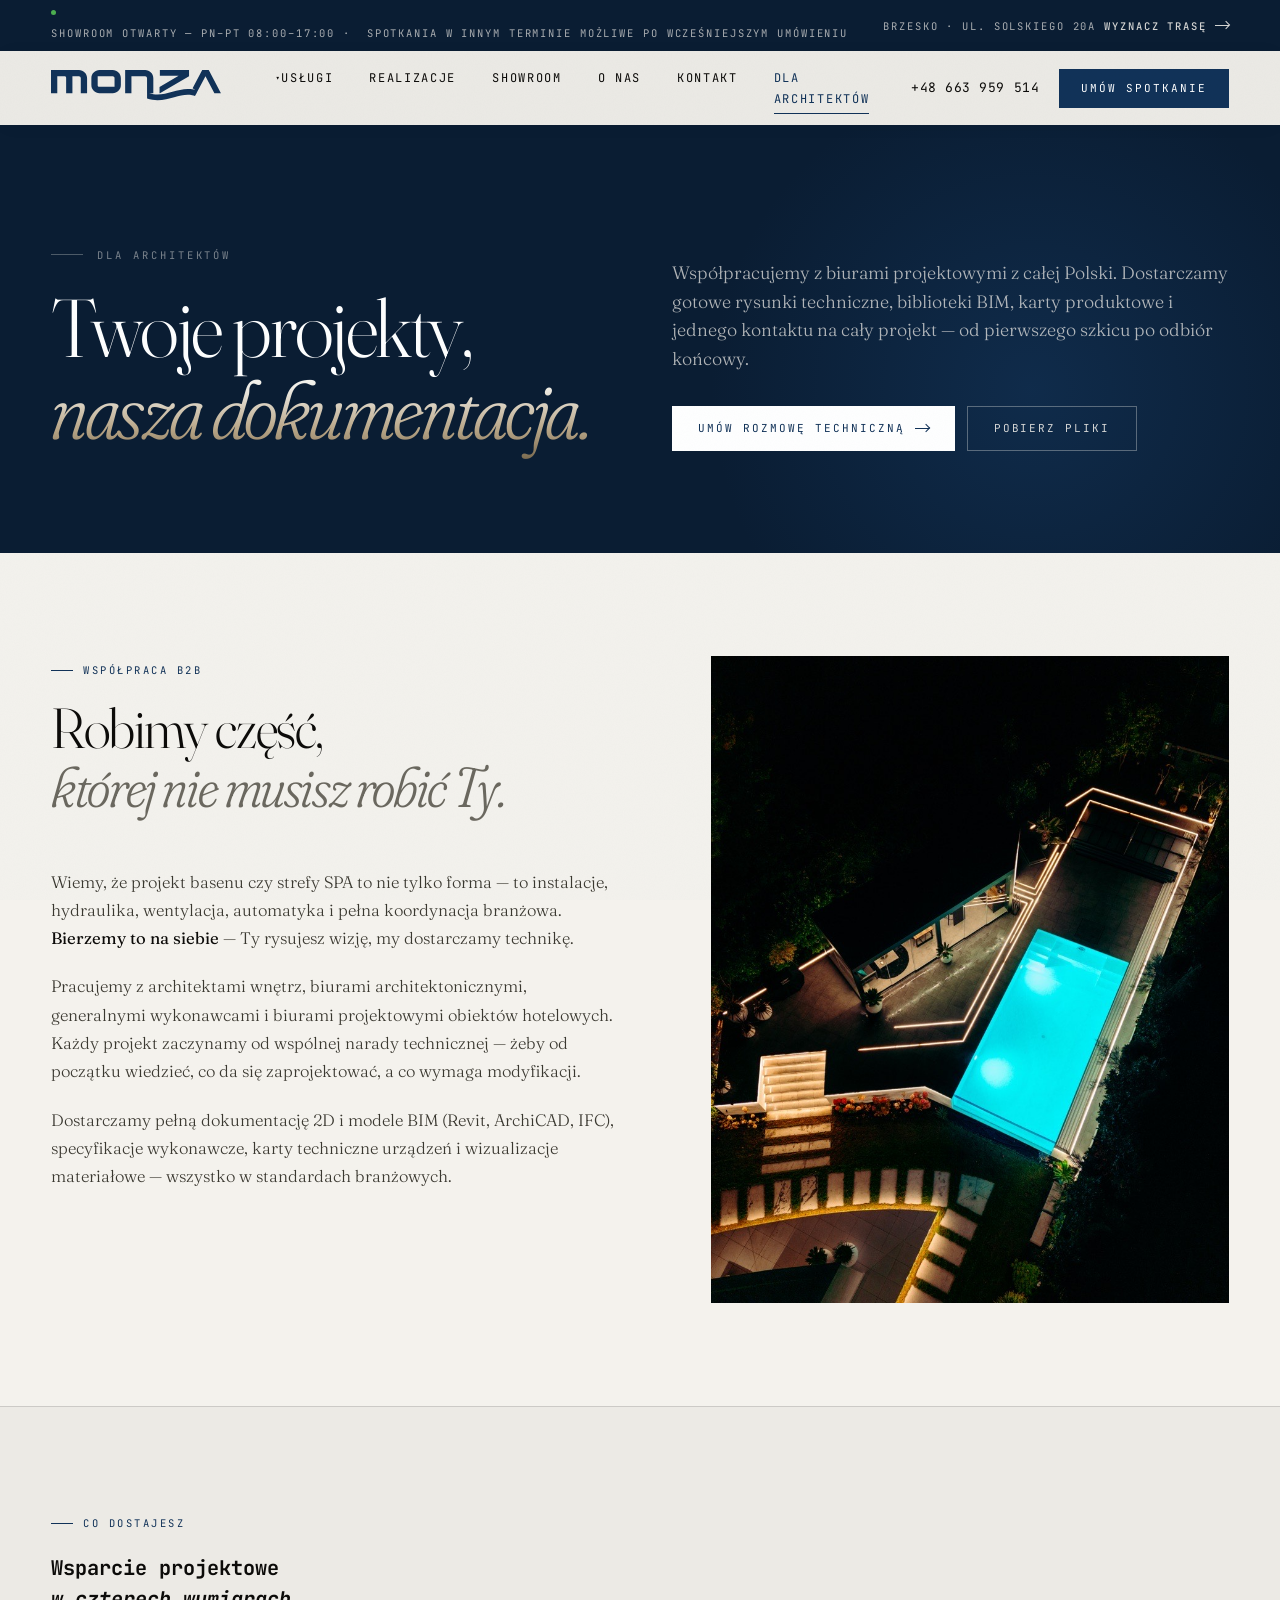
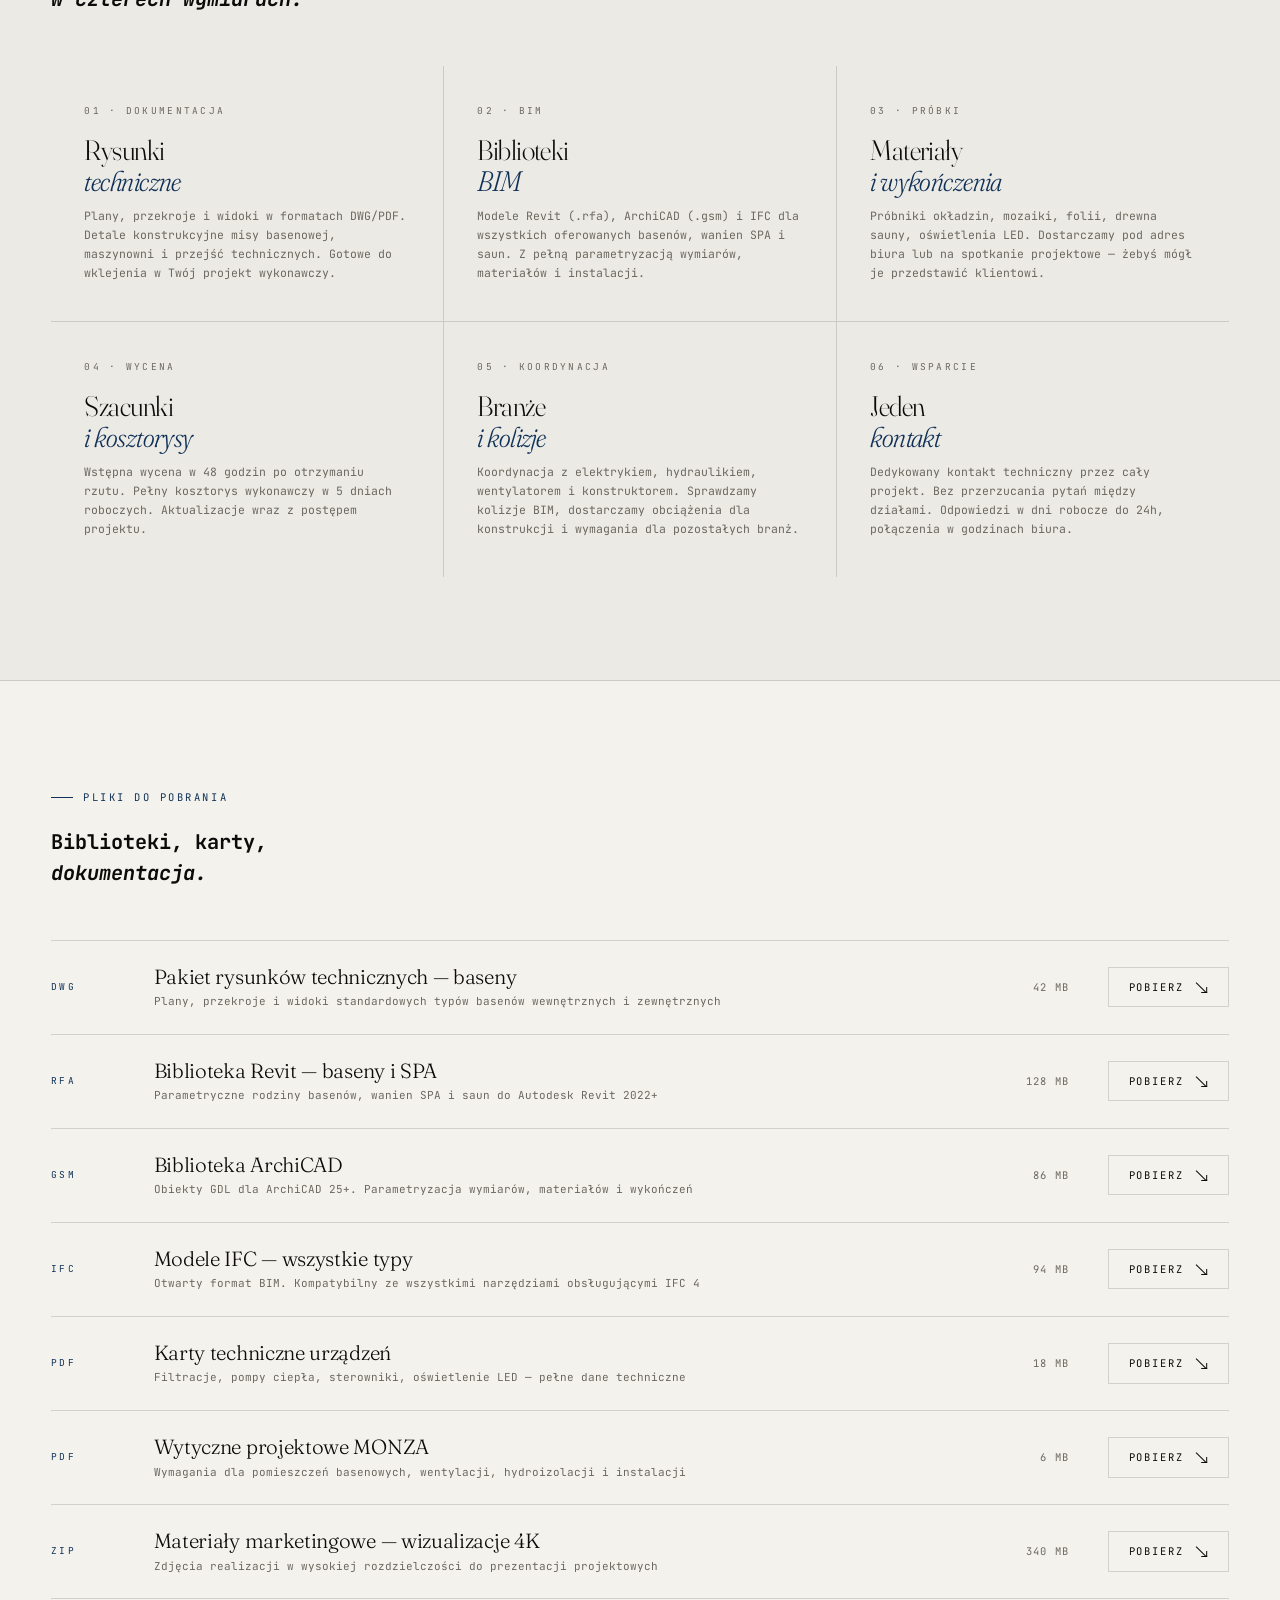
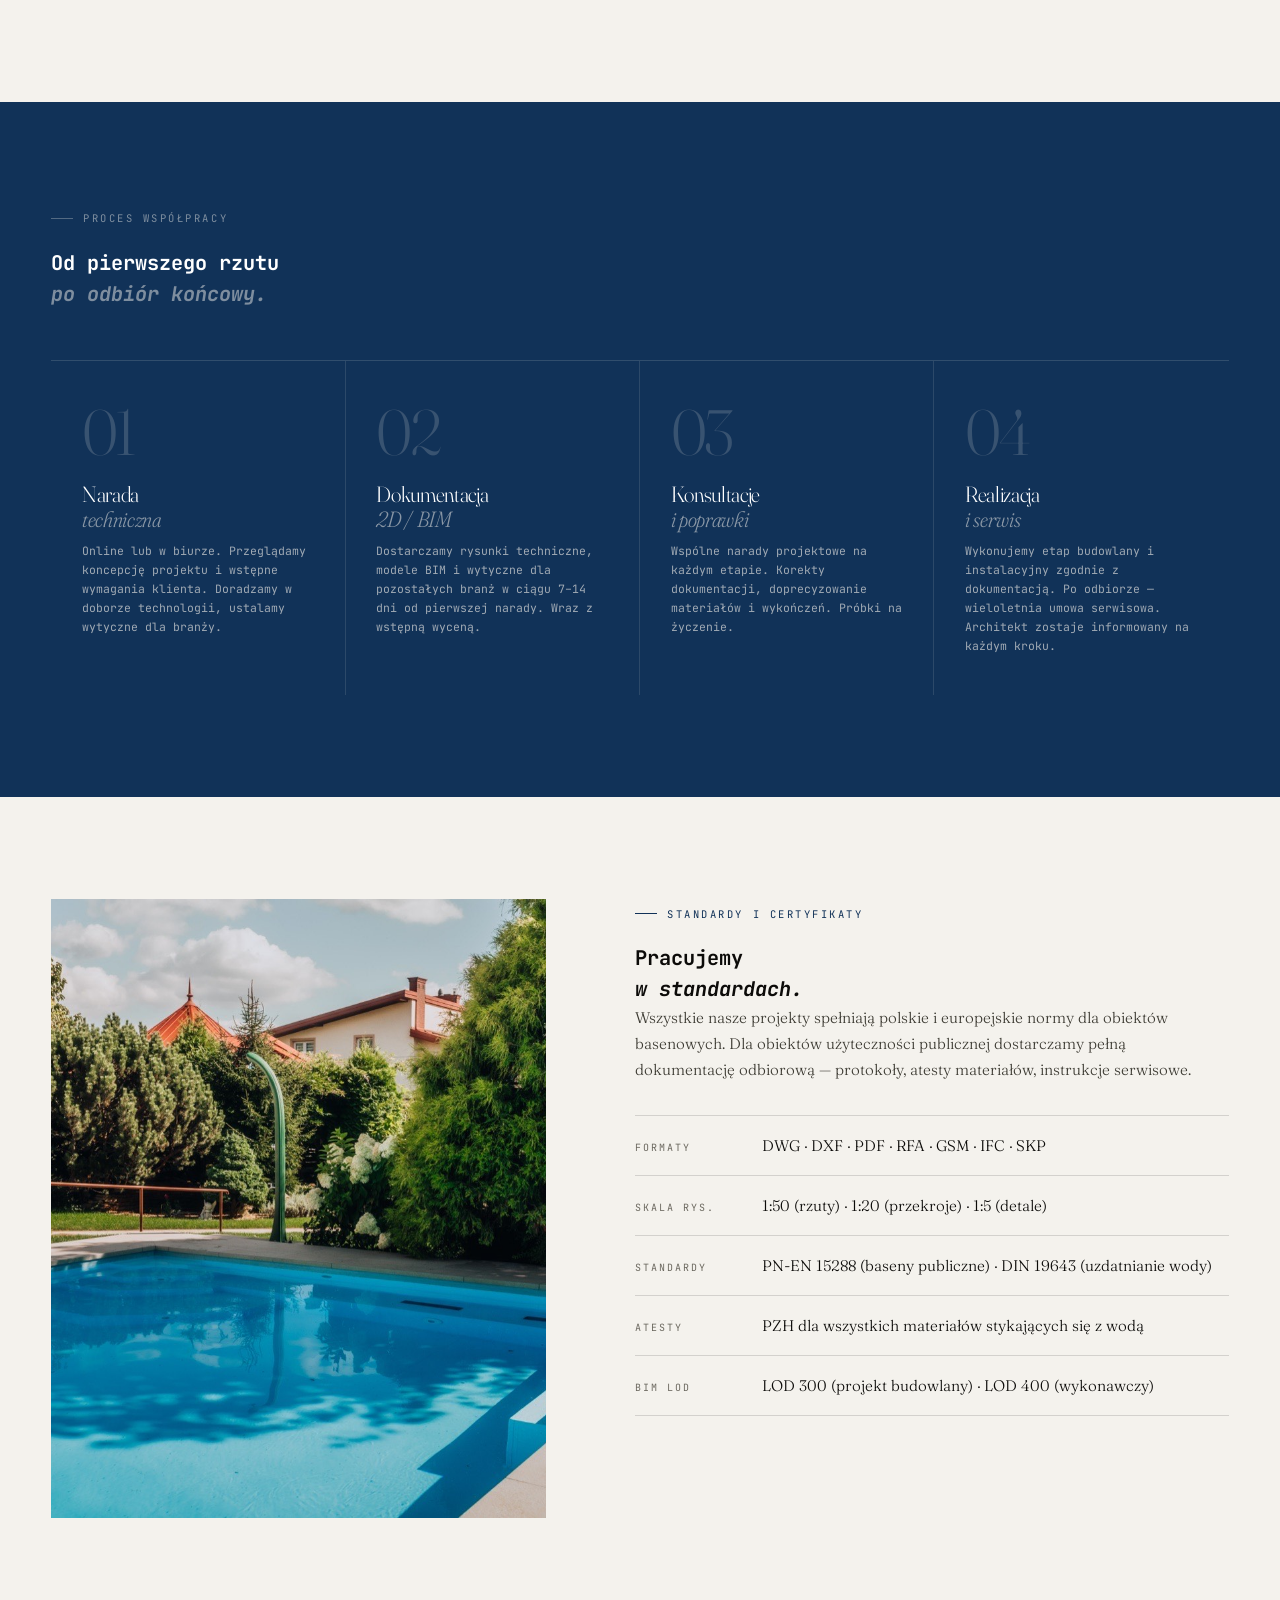
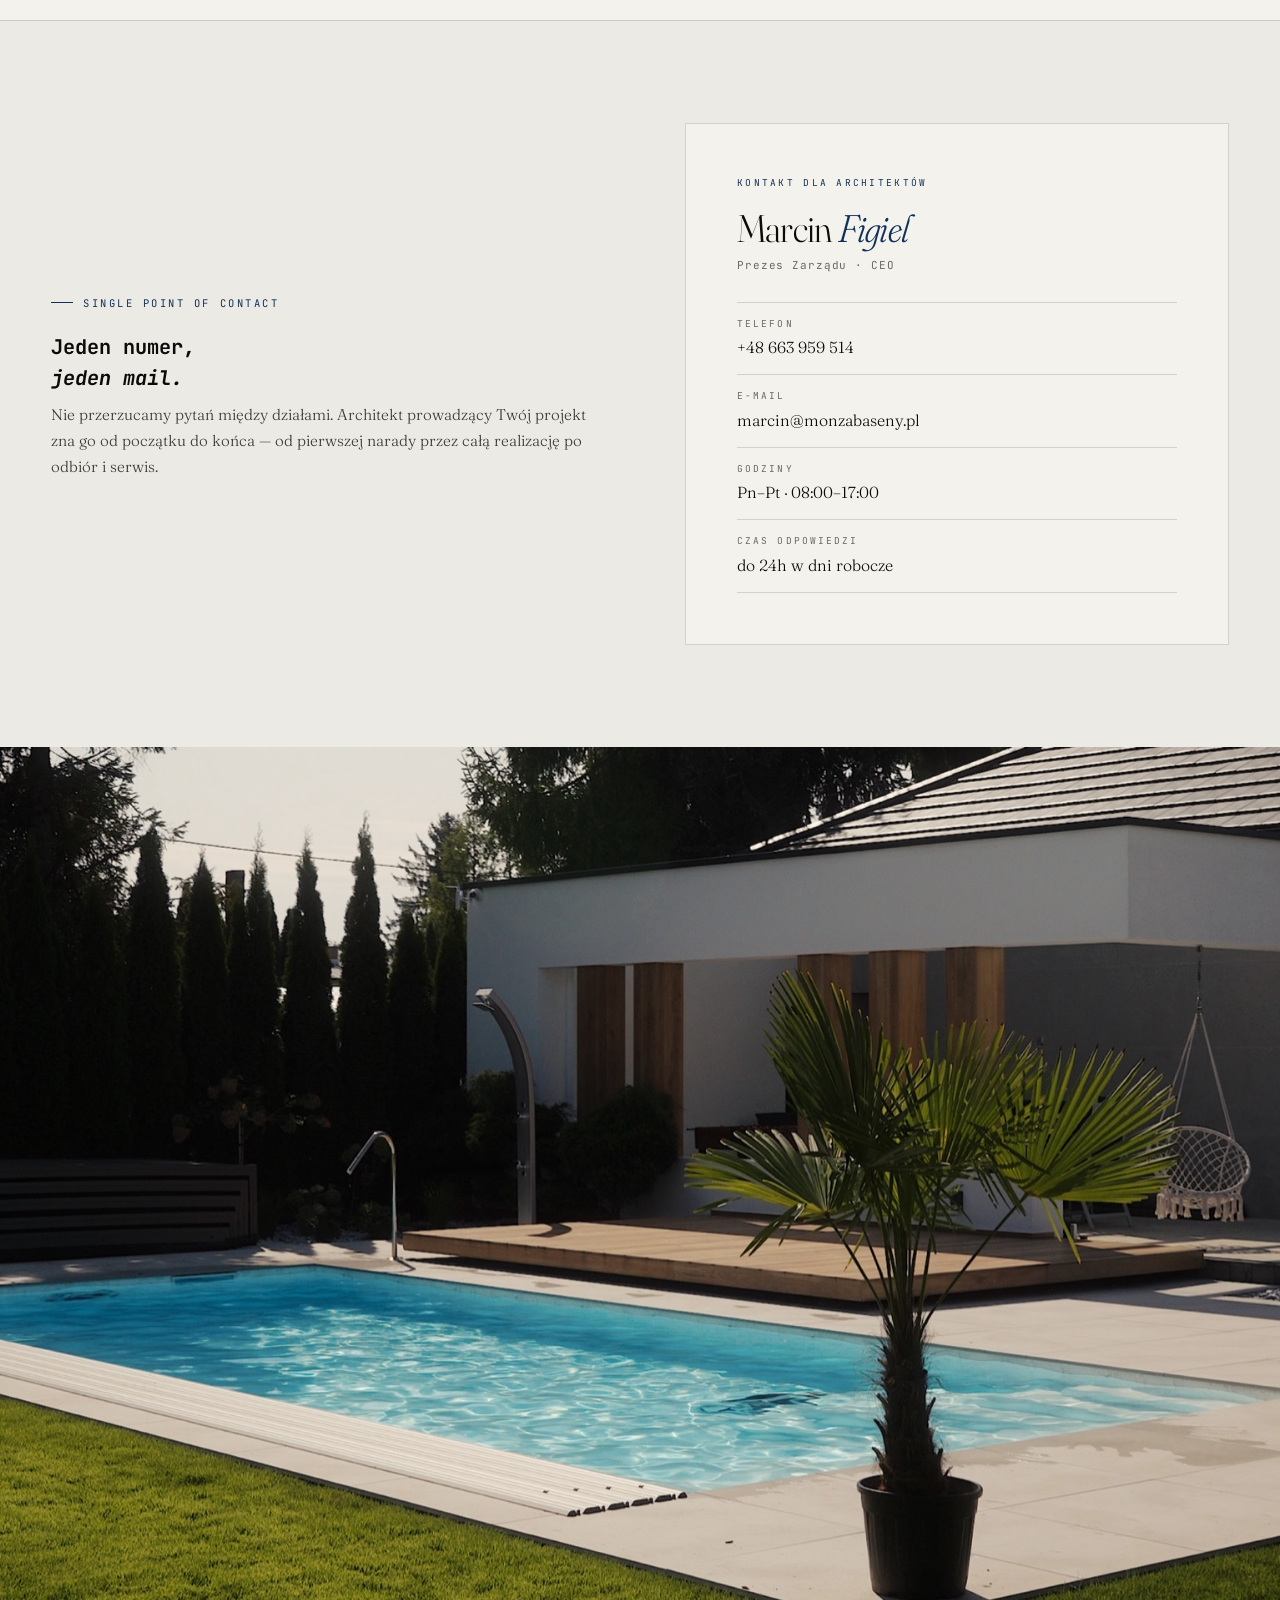
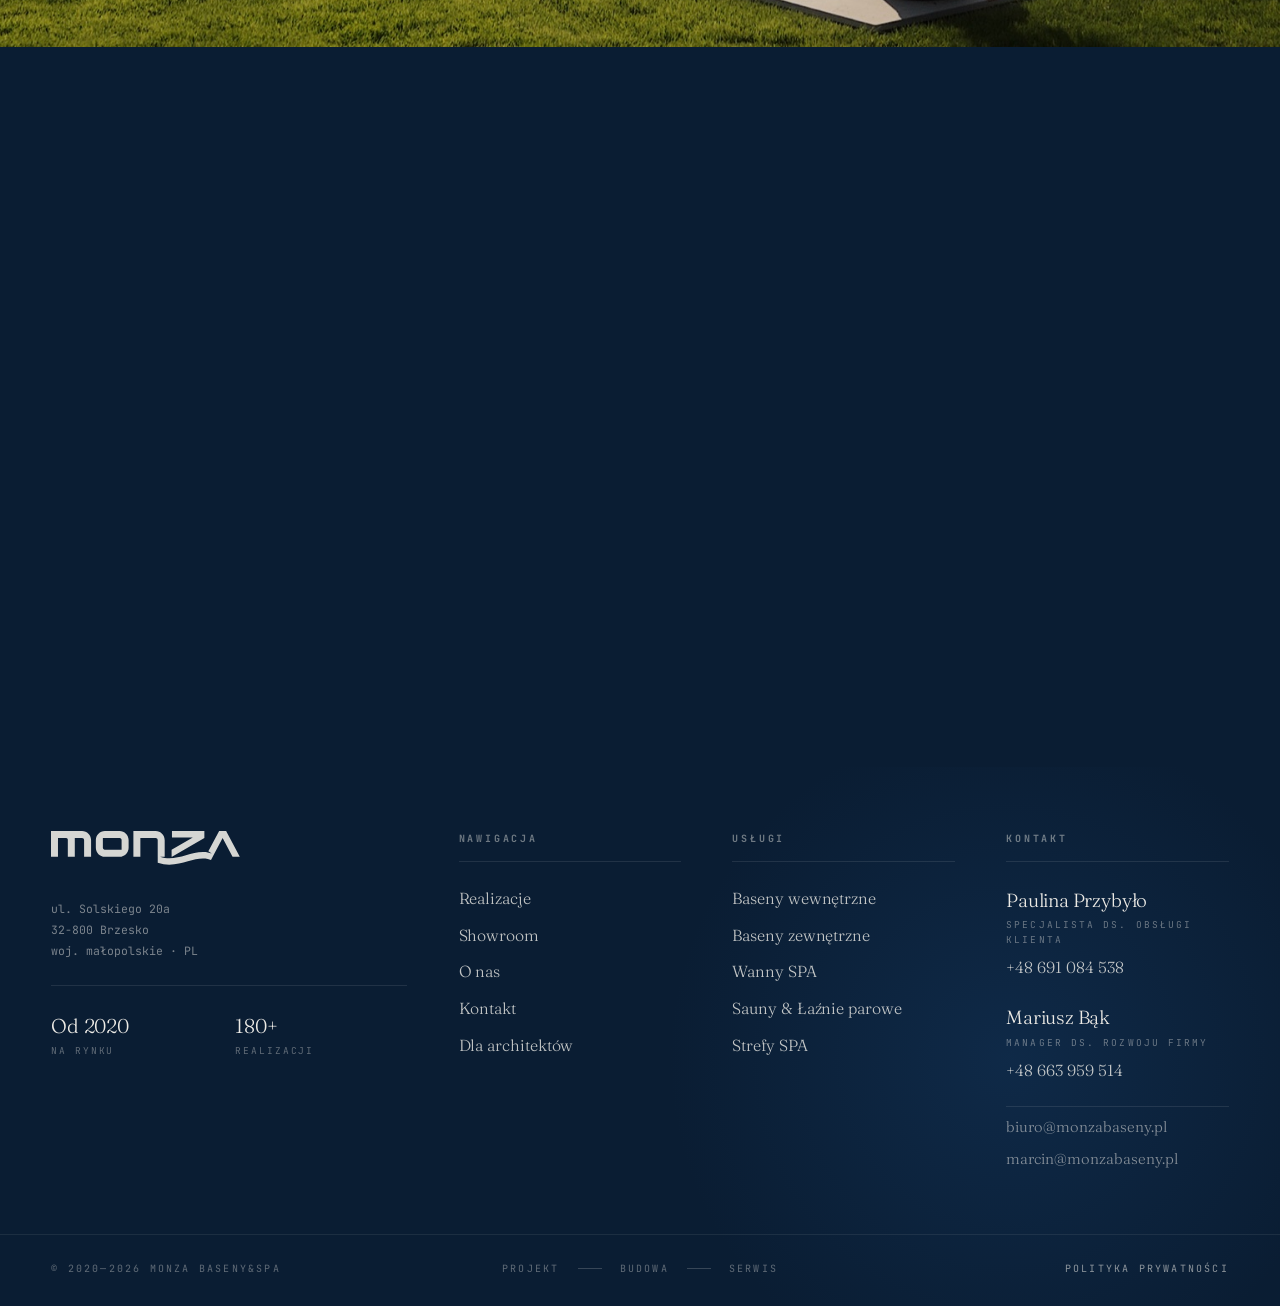
<file: architekci.html>
<!doctype html>
<html lang="pl">
<head>
<meta charset="utf-8" />
<meta name="viewport" content="width=device-width, initial-scale=1" />
<title>Dla architektów — MONZA baseny&amp;SPA</title>
<meta name="description" content="Dla architektów i projektantów wnętrz — pliki CAD, biblioteka BIM, karty techniczne i jeden kontakt na cały projekt. Współpracujemy z biurami projektowymi z całej Polski." />
<meta name="theme-color" content="#113258" />
<link rel="preconnect" href="https://fonts.googleapis.com" />
<link rel="preconnect" href="https://fonts.gstatic.com" crossorigin />
<link href="https://fonts.googleapis.com/css2?family=Fraunces:ital,opsz,wght@0,9..144,300..900;1,9..144,300..900&family=JetBrains+Mono:wght@400;500;600&display=swap" rel="stylesheet" />
<style>
:root{
  --navy:#113258;--navy-deep:#0A1D33;--cream:#ECEAE5;--cream-2:#E2DFD7;--paper:#F4F2ED;
  --ink:#0C0B09;--ink-2:#3A3830;--muted:#6B685F;--line:rgba(12,11,9,.14);
  --f-mono:"JetBrains Mono",ui-monospace,monospace;--f-serif:"Fraunces",Georgia,serif;
  --edge:clamp(20px,4vw,64px);
}
*,*::before,*::after{box-sizing:border-box;margin:0;padding:0}
:focus-visible{outline:2px solid var(--navy);outline-offset:3px}
html{scroll-behavior:smooth}
html,body{background:var(--paper);color:var(--ink);font-family:var(--f-mono);-webkit-font-smoothing:antialiased;font-size:13.5px;line-height:1.55}
body{overflow-x:hidden}
a{color:inherit;text-decoration:none}
img,svg{display:block;max-width:100%}
button{font:inherit;color:inherit;background:none;border:0;cursor:pointer}
::selection{background:var(--navy);color:var(--cream)}
body::before{content:"";position:fixed;inset:0;pointer-events:none;z-index:999;opacity:.04;mix-blend-mode:multiply;
  background-image:url("data:image/svg+xml;utf8,<svg xmlns='http://www.w3.org/2000/svg' width='240' height='240'><filter id='n'><feTurbulence type='fractalNoise' baseFrequency='.9' numOctaves='2'/><feColorMatrix values='0 0 0 0 .07  0 0 0 0 .2  0 0 0 0 .35  0 0 0 .6 0'/></filter><rect width='100%' height='100%' filter='url(%23n)'/></svg>")}

/* topbar */
.topbar{background:var(--navy-deep);color:rgba(236,234,229,.7);font-family:var(--f-mono);font-size:10.5px;letter-spacing:.18em;text-transform:uppercase;display:grid;grid-template-columns:1fr auto;align-items:center;padding:10px var(--edge);gap:24px;position:relative;z-index:50}
.topbar .l{display:flex;align-items:center;gap:10px;flex-wrap:wrap}
.topbar .dot{width:5px;height:5px;border-radius:50%;background:#4CAF50;flex-shrink:0}
.topbar .r{display:flex;align-items:center;gap:8px;white-space:nowrap}
.topbar .r a{color:rgba(236,234,229,.9);font-weight:500;display:inline-flex;align-items:center;gap:8px;transition:color .3s}
.topbar .r a:hover{color:#fff}
.topbar .arr{display:inline-block;width:14px;height:1px;background:currentColor;position:relative}
.topbar .arr::after{content:"";position:absolute;right:0;top:-3px;width:6px;height:6px;border-top:1px solid currentColor;border-right:1px solid currentColor;transform:rotate(45deg)}

/* nav */
.sticky-nav{background:var(--cream);color:var(--ink);box-shadow:0 2px 20px -8px rgba(12,11,9,.18);position:sticky;top:0;z-index:60}
.sticky-nav .sn-header{display:grid;grid-template-columns:auto 1fr auto;align-items:center;gap:40px;padding:16px var(--edge)}
.sticky-nav .sn-logo{height:36px;width:auto;color:var(--navy);display:block}
.sn-links{display:flex;gap:36px;list-style:none;margin-left:8px}
.sn-links a{font-family:var(--f-mono);font-size:12px;letter-spacing:.14em;text-transform:uppercase;color:var(--ink);position:relative;padding:4px 0;transition:opacity .3s}
.sn-links a:hover{opacity:.55}
.sn-links a::after{content:"";position:absolute;left:50%;bottom:-3px;width:0;height:1px;background:var(--navy);transition:width .3s,left .3s}
.sn-links a:hover::after{width:100%;left:0}
.sn-links .active>a{color:var(--navy)}
.sn-links .active>a::after{width:100%;left:0}
.sn-links .has-drop{position:relative}
.sn-links .has-drop::after{content:"";position:absolute;left:0;right:0;top:100%;height:14px;display:block;pointer-events:none}
.sn-links .has-drop>a::before{content:"▾";margin-left:5px;font-size:9px;vertical-align:1px}
.sn-links .drop{display:none;position:absolute;top:100%;left:0;background:var(--cream);min-width:210px;padding:14px 0 12px;list-style:none;border:1px solid var(--line);box-shadow:0 12px 32px -8px rgba(12,11,9,.15)}
.sn-links .has-drop:hover .drop{display:block}
.sn-links .drop li a{display:block;padding:9px 20px;font-size:11px;letter-spacing:.14em;color:var(--ink-2);white-space:nowrap;transition:color .2s,background .2s}
.sn-links .drop li a::after{display:none}
.sn-links .drop li a:hover{color:var(--navy);background:rgba(27,74,125,.04);opacity:1}
.sn-right{display:flex;align-items:center;gap:20px;justify-content:flex-end}
.sn-right .tel{font-family:var(--f-mono);font-size:13px;color:var(--ink);letter-spacing:.04em;transition:color .3s}
.sn-right .tel:hover{color:var(--navy)}
.sn-cta{display:inline-flex;align-items:center;padding:11px 22px;background:var(--navy);color:#fff;font-family:var(--f-mono);font-size:11px;letter-spacing:.18em;text-transform:uppercase;transition:background .3s}
.sn-cta:hover{background:var(--navy-deep)}

/* hero */
.page-hero{background:var(--navy-deep);padding:clamp(72px,9vw,128px) var(--edge) clamp(64px,8vw,112px);position:relative;overflow:hidden}
.page-hero::after{content:"";position:absolute;top:-20%;right:-8%;width:700px;height:700px;border-radius:50%;background:radial-gradient(circle,rgba(27,74,125,.32) 0%,transparent 65%);pointer-events:none}
.page-hero-inner{max-width:1200px;margin:0 auto;position:relative;z-index:1;display:grid;grid-template-columns:1fr 1fr;gap:clamp(48px,5vw,80px);align-items:end}
.page-hero .eyebrow{font-family:var(--f-mono);font-size:10.5px;letter-spacing:.28em;text-transform:uppercase;color:rgba(236,234,229,.5);display:inline-flex;align-items:center;gap:14px;margin-bottom:24px}
.page-hero .eyebrow::before{content:"";width:32px;height:1px;background:rgba(236,234,229,.3)}
.page-hero h1{font-family:var(--f-serif);font-weight:300;font-size:clamp(48px,6.4vw,96px);line-height:1.0;letter-spacing:-.03em;color:#fff;font-variation-settings:"opsz" 144}
.page-hero h1 i{font-style:italic;font-variation-settings:"opsz" 144,"SOFT" 80,"WONK" 1;background:linear-gradient(to bottom,#fff 0%,#F2EFE8 28%,#B9A687 70%,#7A6A4F 100%);-webkit-background-clip:text;background-clip:text;-webkit-text-fill-color:transparent}
.page-hero-lead{color:rgba(236,234,229,.75)}
.page-hero-lead p{font-family:var(--f-serif);font-weight:300;font-size:clamp(17px,1.4vw,21px);line-height:1.6;font-variation-settings:"opsz" 14;margin-bottom:32px}
.page-hero-actions{display:flex;gap:12px;flex-wrap:wrap}
.btn-white{display:inline-flex;align-items:center;gap:10px;padding:14px 26px;background:#fff;color:var(--navy);font-family:var(--f-mono);font-size:11px;letter-spacing:.18em;text-transform:uppercase;transition:opacity .3s}
.btn-white:hover{opacity:.88}
.btn-ghost-w{display:inline-flex;align-items:center;gap:10px;padding:13px 26px;border:1px solid rgba(236,234,229,.35);color:rgba(236,234,229,.9);font-family:var(--f-mono);font-size:11px;letter-spacing:.18em;text-transform:uppercase;transition:all .3s}
.btn-ghost-w:hover{background:rgba(236,234,229,.1);border-color:rgba(236,234,229,.6)}

/* section common */
.section{padding:clamp(64px,8vw,112px) var(--edge)}
.section-inner{max-width:1200px;margin:0 auto}
.section-eyebrow{font-family:var(--f-mono);font-size:10.5px;letter-spacing:.24em;text-transform:uppercase;color:var(--navy);display:inline-flex;align-items:center;gap:10px;margin-bottom:20px}
.section-eyebrow::before{content:"";width:22px;height:1px;background:var(--navy)}
.section h2{font-family:var(--f-serif);font-weight:300;font-size:clamp(36px,4.4vw,64px);line-height:1.05;letter-spacing:-.025em;color:var(--ink);font-variation-settings:"opsz" 144;margin-bottom:clamp(32px,4vw,56px)}
.section h2 i{font-style:italic;color:var(--muted);font-variation-settings:"opsz" 144,"SOFT" 80,"WONK" 1}

/* intro */
.intro-grid{display:grid;grid-template-columns:1.1fr 1fr;gap:clamp(56px,7vw,112px);align-items:start}
.intro-body p{font-family:var(--f-serif);font-weight:300;font-size:clamp(16px,1.3vw,19px);line-height:1.7;color:var(--ink-2);font-variation-settings:"opsz" 14;margin-bottom:20px}
.intro-body p:last-child{margin-bottom:0}
.intro-body p strong{color:var(--ink);font-weight:400}
.intro-img{aspect-ratio:4/5;overflow:hidden;background:var(--cream-2)}
.intro-img img{width:100%;height:100%;object-fit:cover}

/* benefits — co dostajesz */
.benefits-section{background:var(--cream);border-top:1px solid var(--line);border-bottom:1px solid var(--line);padding:clamp(64px,8vw,112px) var(--edge)}
.benefits-inner{max-width:1200px;margin:0 auto}
.benefits-grid{display:grid;grid-template-columns:repeat(3,1fr);gap:1px;background:var(--line);margin-top:clamp(32px,4vw,52px)}
.benefit-item{background:var(--cream);padding:clamp(28px,3vw,44px) clamp(24px,2.6vw,40px)}
.benefit-item .bi-n{font-family:var(--f-mono);font-size:9.5px;letter-spacing:.24em;text-transform:uppercase;color:var(--muted);margin-bottom:16px}
.benefit-item h3{font-family:var(--f-serif);font-weight:300;font-size:clamp(22px,2.2vw,30px);line-height:1.1;letter-spacing:-.02em;color:var(--ink);font-variation-settings:"opsz" 144;margin-bottom:10px}
.benefit-item h3 i{font-style:italic;color:var(--navy);font-variation-settings:"opsz" 144,"SOFT" 60,"WONK" 1}
.benefit-item p{font-family:var(--f-mono);font-size:11.5px;line-height:1.65;color:var(--muted)}

/* downloads */
.dl-section{padding:clamp(64px,8vw,112px) var(--edge)}
.dl-inner{max-width:1200px;margin:0 auto}
.dl-list{display:flex;flex-direction:column;gap:0;margin-top:clamp(32px,4vw,52px);border-top:1px solid var(--line)}
.dl-item{display:grid;grid-template-columns:auto 1fr auto auto;align-items:center;gap:clamp(20px,3vw,48px);padding:24px 0;border-bottom:1px solid var(--line)}
.dl-item .dl-type{font-family:var(--f-mono);font-size:9.5px;letter-spacing:.24em;text-transform:uppercase;color:var(--navy);min-width:64px}
.dl-item .dl-info h4{font-family:var(--f-serif);font-weight:300;font-size:clamp(18px,1.6vw,22px);line-height:1.2;letter-spacing:-.015em;color:var(--ink);font-variation-settings:"opsz" 14;margin-bottom:4px}
.dl-item .dl-info p{font-family:var(--f-mono);font-size:11px;color:var(--muted);line-height:1.5}
.dl-item .dl-size{font-family:var(--f-mono);font-size:10.5px;letter-spacing:.12em;color:var(--muted);white-space:nowrap}
.dl-item .dl-btn{display:inline-flex;align-items:center;gap:10px;padding:11px 20px;border:1px solid var(--line);color:var(--ink);font-family:var(--f-mono);font-size:10.5px;letter-spacing:.18em;text-transform:uppercase;transition:all .3s;white-space:nowrap}
.dl-item .dl-btn:hover{border-color:var(--navy);color:var(--navy);background:rgba(27,74,125,.04)}
.dl-item .dl-btn .arr{transform:rotate(45deg)}

/* process */
.process-section{background:var(--navy);padding:clamp(64px,8vw,112px) var(--edge)}
.process-inner{max-width:1200px;margin:0 auto}
.process-inner .section-eyebrow{color:rgba(236,234,229,.5)}
.process-inner .section-eyebrow::before{background:rgba(236,234,229,.3)}
.process-inner h2{color:#fff}
.process-inner h2 i{color:rgba(236,234,229,.5);font-variation-settings:"opsz" 144,"SOFT" 80,"WONK" 1}
.process-steps{display:grid;grid-template-columns:repeat(4,1fr);gap:0;margin-top:clamp(32px,4vw,52px);border-top:1px solid rgba(236,234,229,.15)}
.process-step{padding:clamp(28px,3vw,44px) clamp(20px,2.4vw,32px);border-right:1px solid rgba(236,234,229,.12);position:relative}
.process-step:last-child{border-right:0}
.process-step .ps-n{font-family:var(--f-serif);font-weight:300;font-size:clamp(48px,5vw,72px);line-height:1;color:rgba(236,234,229,.18);letter-spacing:-.04em;font-variation-settings:"opsz" 144;display:block;margin-bottom:18px}
.process-step h3{font-family:var(--f-serif);font-weight:300;font-size:clamp(18px,1.8vw,22px);line-height:1.15;letter-spacing:-.015em;color:#fff;font-variation-settings:"opsz" 144;margin-bottom:10px}
.process-step h3 i{font-style:italic;color:rgba(236,234,229,.55);font-variation-settings:"opsz" 144,"SOFT" 60,"WONK" 1}
.process-step p{font-family:var(--f-mono);font-size:11.5px;line-height:1.65;color:rgba(236,234,229,.65)}

/* tech specs / materials */
.specs-section{padding:clamp(64px,8vw,112px) var(--edge)}
.specs-inner{max-width:1200px;margin:0 auto;display:grid;grid-template-columns:1fr 1.2fr;gap:clamp(56px,7vw,112px);align-items:start}
.specs-img{aspect-ratio:4/5;background:var(--cream-2);overflow:hidden}
.specs-img img{width:100%;height:100%;object-fit:cover}
.specs-body p{font-family:var(--f-serif);font-weight:300;font-size:clamp(15px,1.2vw,18px);line-height:1.7;color:var(--ink-2);font-variation-settings:"opsz" 14;margin-bottom:24px}
.specs-list{display:flex;flex-direction:column;gap:0;border-top:1px solid var(--line);margin-top:32px}
.specs-list-item{display:grid;grid-template-columns:auto 1fr;gap:clamp(20px,3vw,48px);padding:18px 0;border-bottom:1px solid var(--line);align-items:baseline}
.specs-list-item .lk{font-family:var(--f-mono);font-size:10px;letter-spacing:.2em;text-transform:uppercase;color:var(--muted);min-width:88px}
.specs-list-item .lv{font-family:var(--f-serif);font-weight:300;font-size:clamp(15px,1.2vw,17px);color:var(--ink);line-height:1.5;font-variation-settings:"opsz" 14}

/* single contact */
.contact-section{background:var(--cream);border-top:1px solid var(--line);padding:clamp(64px,8vw,112px) var(--edge)}
.contact-inner{max-width:1200px;margin:0 auto;display:grid;grid-template-columns:1fr 1fr;gap:clamp(56px,7vw,112px);align-items:center}
.contact-card{padding:clamp(36px,4vw,56px);background:var(--paper);border:1px solid var(--line)}
.contact-card .cc-role{font-family:var(--f-mono);font-size:9.5px;letter-spacing:.24em;text-transform:uppercase;color:var(--navy);margin-bottom:18px}
.contact-card .cc-name{font-family:var(--f-serif);font-weight:300;font-size:clamp(28px,3vw,42px);line-height:1.05;letter-spacing:-.02em;color:var(--ink);font-variation-settings:"opsz" 144;margin-bottom:8px}
.contact-card .cc-name i{font-style:italic;color:var(--navy);font-variation-settings:"opsz" 144,"SOFT" 60,"WONK" 1}
.contact-card .cc-pos{font-family:var(--f-mono);font-size:11px;letter-spacing:.08em;color:var(--muted);margin-bottom:28px}
.contact-rows{display:flex;flex-direction:column;gap:0;border-top:1px solid var(--line)}
.contact-row{padding:14px 0;border-bottom:1px solid var(--line);display:flex;flex-direction:column;gap:4px}
.contact-row .ck{font-family:var(--f-mono);font-size:9.5px;letter-spacing:.22em;text-transform:uppercase;color:var(--muted)}
.contact-row .cv{font-family:var(--f-serif);font-weight:300;font-size:16px;color:var(--ink);font-variation-settings:"opsz" 14}
.contact-row .cv a{color:var(--ink);transition:color .2s}
.contact-row .cv a:hover{color:var(--navy)}

/* pin-cta (z index.html) */
.pin-cta{position:relative;min-height:180vh;background:var(--navy-deep)}
.pin-sticky{position:sticky;top:0;height:100vh;min-height:620px;overflow:hidden;background:var(--navy-deep)}
.pin-sticky::before{content:"";position:absolute;inset:0;background:radial-gradient(ellipse at 50% 55%,rgba(27,74,125,.28) 0%,transparent 65%);pointer-events:none;z-index:0}
.pin-img-box{position:absolute;inset:0;width:100%;height:100%;overflow:hidden;will-change:opacity;z-index:1}
.pin-img-box img,.pin-img-box video{width:100%;height:100%;object-fit:cover;display:block;filter:saturate(.95) contrast(1.02);will-change:opacity}
.pin-cta-overlay{position:absolute;inset:0;z-index:4;display:flex;flex-direction:column;align-items:center;justify-content:center;gap:clamp(20px,2.2vw,32px);padding:clamp(60px,8vw,120px) clamp(24px,5vw,80px);text-align:center;color:var(--cream);opacity:0;will-change:opacity;pointer-events:none}
.pin-cta-overlay>*{pointer-events:auto}
.pin-cta-overlay h2{font-family:var(--f-serif);font-weight:300;font-size:clamp(56px,8.6vw,148px);line-height:.92;letter-spacing:-.03em;font-variation-settings:"opsz" 144;margin:0;background:linear-gradient(to bottom,#fff 0%,#F2EFE8 28%,#B9A687 70%,#7A6A4F 100%);-webkit-background-clip:text;background-clip:text;-webkit-text-fill-color:transparent;color:transparent}
.pin-cta-overlay h2 i{font-style:italic;font-variation-settings:"opsz" 144,"SOFT" 80,"WONK" 1}
.pin-cta-overlay p{font-family:var(--f-serif);font-weight:300;font-size:clamp(17px,1.4vw,21px);line-height:1.55;color:rgba(236,234,229,.82);max-width:56ch;font-variation-settings:"opsz" 14;margin:0}
.pin-cta-overlay .pair{display:flex;flex-wrap:wrap;gap:14px;margin-top:8px;justify-content:center}
.btn{display:inline-flex;align-items:center;gap:10px;padding:14px 24px;border:1px solid var(--navy);color:var(--navy);font-family:var(--f-mono);font-size:11px;letter-spacing:.18em;text-transform:uppercase;background:transparent;transition:all .3s}
.btn:hover{background:var(--navy);color:var(--cream)}
.btn .arr{display:inline-block;width:16px;height:1px;background:currentColor;position:relative}
.btn .arr::after{content:"";position:absolute;right:0;top:-3px;width:6px;height:6px;border-top:1px solid currentColor;border-right:1px solid currentColor;transform:rotate(45deg)}
.btn-solid{background:var(--navy);color:var(--cream);border-color:var(--navy)}
.btn-solid:hover{background:var(--ink);border-color:var(--ink);color:var(--cream)}
.pin-cta-overlay .btn{border-color:var(--cream);color:var(--cream)}
.pin-cta-overlay .btn:hover{background:var(--cream);color:var(--navy)}
.pin-cta-overlay .btn-solid{background:var(--cream);color:var(--navy);border-color:var(--cream)}
.pin-cta-overlay .btn-solid:hover{background:transparent;color:var(--cream)}
.arr{display:inline-block;width:14px;height:1px;background:currentColor;position:relative}
.arr::after{content:"";position:absolute;right:0;top:-3px;width:6px;height:6px;border-top:1px solid currentColor;border-right:1px solid currentColor;transform:rotate(45deg)}

/* footer */
footer.foot{background:var(--navy-deep);color:rgba(236,234,229,.7);position:relative;overflow:hidden}
footer.foot::after{content:"";position:absolute;top:-20%;right:-10%;width:800px;height:800px;border-radius:50%;background:radial-gradient(circle,rgba(27,74,125,.28) 0%,transparent 60%);pointer-events:none}
.foot-grid{position:relative;z-index:1;max-width:1440px;margin:0 auto;padding:clamp(48px,5vw,72px) var(--edge);display:grid;grid-template-columns:1.6fr 1fr 1fr 1fr;gap:clamp(40px,4vw,64px)}
.foot-brand .f-brand{margin-bottom:28px}
.foot-brand .f-brand-mark{height:40px;width:auto;color:rgba(236,234,229,.9)}
.foot-brand .ad{font-family:var(--f-mono);font-size:11.5px;line-height:1.8;color:rgba(236,234,229,.5);margin-bottom:24px;padding-bottom:24px;border-bottom:1px solid rgba(236,234,229,.1)}
.foot-brand .meta{display:grid;grid-template-columns:1fr 1fr;gap:12px}
.foot-brand .meta>div{display:flex;flex-direction:column;gap:3px}
.foot-brand .meta>div em{font-family:var(--f-serif);font-weight:300;font-size:20px;color:var(--cream);font-style:normal;letter-spacing:-.01em}
.foot-brand .meta>div span{font-family:var(--f-mono);font-size:9.5px;letter-spacing:.2em;text-transform:uppercase;color:rgba(236,234,229,.38)}
.foot-col h5{font-family:var(--f-mono);font-size:10px;letter-spacing:.28em;text-transform:uppercase;color:rgba(236,234,229,.45);margin:0 0 24px;padding-bottom:14px;border-bottom:1px solid rgba(236,234,229,.1)}
.foot-col ul{list-style:none;display:grid;gap:12px}
.foot-col ul a{font-family:var(--f-serif);font-weight:300;font-size:16px;color:rgba(236,234,229,.82);transition:color .3s,transform .3s;letter-spacing:-.005em;font-variation-settings:"opsz" 14;display:inline-block}
.foot-col ul a:hover{color:var(--cream);transform:translateX(3px)}
.ft-persons{display:grid;gap:24px}
.ft-person{display:flex;flex-direction:column;gap:3px}
.ft-name{font-family:var(--f-serif);font-weight:300;font-size:19px;color:var(--cream);letter-spacing:-.01em;font-variation-settings:"opsz" 14}
.ft-role{font-family:var(--f-mono);font-size:9.5px;letter-spacing:.22em;text-transform:uppercase;color:rgba(236,234,229,.42)}
.ft-tel{font-family:var(--f-serif);font-weight:300;font-size:16px;color:rgba(236,234,229,.82);text-decoration:none;margin-top:4px;transition:color .3s}
.ft-tel:hover{color:var(--cream)}
.ft-emails{display:flex;flex-direction:column;gap:8px;padding-top:8px;border-top:1px solid rgba(236,234,229,.1)}
.ft-emails a{font-family:var(--f-serif);font-weight:300;font-size:15px;color:rgba(236,234,229,.55);text-decoration:none;transition:color .3s}
.ft-emails a:hover{color:rgba(236,234,229,.82)}
.foot-bar{position:relative;z-index:1;max-width:1440px;margin:0 auto;padding:26px var(--edge) 30px;display:grid;grid-template-columns:1fr auto 1fr;gap:24px;border-top:1px solid rgba(236,234,229,.08);font-family:var(--f-mono);font-size:10px;letter-spacing:.22em;text-transform:uppercase;color:rgba(236,234,229,.38);align-items:center}
.foot-bar .c{text-align:center;display:flex;gap:18px;align-items:center;justify-content:center}
.foot-bar .c .ln{width:24px;height:1px;background:rgba(236,234,229,.2)}
.foot-bar .r{text-align:right}
.foot-bar a{color:rgba(236,234,229,.58);transition:color .3s}
.foot-bar a:hover{color:var(--cream)}

@media(max-width:960px){
  .page-hero-inner,.intro-grid,.specs-inner,.contact-inner{grid-template-columns:1fr}
  .benefits-grid{grid-template-columns:1fr 1fr}
  .process-steps{grid-template-columns:1fr 1fr}
  .process-step:nth-child(2){border-right:0}
  .process-step:nth-child(1),.process-step:nth-child(2){border-bottom:1px solid rgba(236,234,229,.12)}
  .dl-item{grid-template-columns:auto 1fr;grid-template-rows:auto auto auto;gap:12px}
  .dl-item .dl-size{grid-column:2}
  .dl-item .dl-btn{grid-column:1/-1;justify-self:start}
  .foot-grid{grid-template-columns:1fr 1fr}
  .sn-links{gap:20px}
}
@media(max-width:600px){
  .benefits-grid,.process-steps{grid-template-columns:1fr}
  .foot-grid{grid-template-columns:1fr}
  .foot-bar{grid-template-columns:1fr;text-align:center;gap:12px}
  .foot-bar .r{text-align:center}
}

/* ===== mobile responsive ===== */
.mn-logo{display:block;width:120px;color:var(--cream);margin:0 0 28px}
.mn-logo svg{width:100%;height:auto;display:block}
.topbar-ext{display:inline}
.hamburger{display:none;width:44px;height:44px;align-items:center;justify-content:center;flex-direction:column;gap:5px;cursor:pointer;background:transparent;border:0;padding:0;z-index:80}
.hamburger span{display:block;width:22px;height:2px;background:var(--ink);transition:transform .3s,opacity .25s}
.hamburger.open span:nth-child(1){transform:translateY(7px) rotate(45deg)}
.hamburger.open span:nth-child(2){opacity:0}
.hamburger.open span:nth-child(3){transform:translateY(-7px) rotate(-45deg)}
.mobile-nav{position:fixed;inset:0;background:var(--navy-deep);color:var(--cream);z-index:75;display:flex;flex-direction:column;padding:24px var(--edge) 24px;overflow-y:auto;transform:translateY(-100%);transition:transform .35s cubic-bezier(.22,.61,.36,1);visibility:hidden}
.mn-close{position:absolute;top:18px;right:var(--edge);width:44px;height:44px;display:flex;align-items:center;justify-content:center;background:transparent;border:1px solid rgba(236,234,229,.25);color:var(--cream);cursor:pointer;padding:0;z-index:5;transition:background .25s,border-color .25s}
.mn-close:hover{background:rgba(236,234,229,.08);border-color:rgba(236,234,229,.55)}
.mn-close svg{width:18px;height:18px;display:block}
.mobile-nav.open{transform:translateY(0);visibility:visible}
.mobile-nav .mn-links{list-style:none;display:flex;flex-direction:column;gap:0;margin:0;padding:0}
.mobile-nav .mn-links>li{border-bottom:1px solid rgba(236,234,229,.1)}
.mobile-nav .mn-links>li>a,.mobile-nav .mn-drop-toggle{display:flex;align-items:center;justify-content:space-between;padding:18px 0;font-family:var(--f-serif);font-weight:300;font-size:24px;color:rgba(236,234,229,.92);font-variation-settings:"opsz" 14;text-decoration:none;background:transparent;border:0;width:100%;text-align:left;cursor:pointer;letter-spacing:-.01em;min-height:44px}
.mobile-nav .mn-drop-toggle::after{content:"▾";font-size:14px;color:rgba(236,234,229,.6);transition:transform .3s}
.mobile-nav .mn-drop.open .mn-drop-toggle::after{transform:rotate(180deg)}
.mobile-nav .mn-sub{list-style:none;max-height:0;overflow:hidden;transition:max-height .35s ease;margin:0;padding:0}
.mobile-nav .mn-drop.open .mn-sub{max-height:600px !important}
.mobile-nav .mn-sub li a{display:block;padding:12px 16px;font-family:var(--f-mono);font-size:13px;letter-spacing:.08em;color:rgba(236,234,229,.6);min-height:44px;display:flex;align-items:center}
.mobile-nav .mn-sub li a:hover{color:var(--cream)}
.mobile-nav .mn-foot{margin-top:auto;padding-top:32px;border-top:1px solid rgba(236,234,229,.12);display:flex;flex-direction:column;gap:16px}
.mobile-nav .mn-foot .mn-tel{font-family:var(--f-serif);font-weight:300;font-size:22px;color:var(--cream);font-variation-settings:"opsz" 14}
.mobile-nav .mn-foot .mn-tel-label{font-family:var(--f-mono);font-size:10px;letter-spacing:.22em;text-transform:uppercase;color:rgba(236,234,229,.45);margin-bottom:4px;display:block}
.mobile-nav .mn-cta{display:inline-flex;justify-content:center;align-items:center;padding:14px 22px;background:var(--cream);color:var(--navy);font-family:var(--f-mono);font-size:12px;letter-spacing:.2em;text-transform:uppercase;text-decoration:none;min-height:48px;margin-top:8px}
body.mn-locked{overflow:hidden}
.mobile-cta-bar{display:none;position:fixed;bottom:0;left:0;right:0;z-index:55;background:var(--cream);border-top:1px solid var(--line);padding:10px var(--edge) calc(10px + env(safe-area-inset-bottom,0px));gap:10px;box-shadow:0 -4px 16px rgba(12,11,9,.08)}
.mobile-cta-bar a{flex:1;display:inline-flex;align-items:center;justify-content:center;gap:8px;padding:14px 12px;font-family:var(--f-mono);font-size:11px;letter-spacing:.16em;text-transform:uppercase;min-height:48px;text-decoration:none}
.mobile-cta-bar .mcb-tel{background:var(--navy);color:#fff}
.mobile-cta-bar .mcb-msg{background:transparent;color:var(--navy);border:1px solid var(--navy)}
.mobile-cta-bar svg{width:14px;height:14px}
@media (max-width:860px){
  .sticky-nav .sn-links,.sticky-nav .sn-right{display:none !important}
  .hamburger{display:inline-flex}
  .sticky-nav .sn-header{grid-template-columns:auto 1fr auto;gap:16px}
  .topbar{font-size:9px;letter-spacing:.12em;padding:8px var(--edge);grid-template-columns:1fr}
  .topbar .r{display:none}
  .topbar-ext{display:none}
  .topbar .l{justify-content:center;text-align:center}
  .mobile-cta-bar{display:flex}
  body{padding-bottom:70px}
  /* Pin-CTA — uproszczona wersja mobile (bez scroll-pin) */
  .pin-cta{min-height:auto;position:relative}
  .pin-sticky{position:relative;top:auto;height:auto;min-height:520px;padding:60px var(--edge)}
  .pin-img-box{position:absolute;inset:0}
  .pin-img-box video,.pin-img-box img{opacity:.32 !important}
  .pin-cta-overlay{position:relative;opacity:1 !important;padding:0;justify-content:center;min-height:420px}
  .pin-cta-overlay h2{font-size:clamp(40px,11vw,64px)}
  .pin-hint,.pin-eyebrow{display:none}

  /* iOS — zapobiega zoom przy focusie na inputach */
  .cmodal-row input,.cmodal-row select,.cmodal-row textarea,.cform-row input,.cform-row select,.cform-row textarea{font-size:16px !important}
  input,select,textarea{font-size:16px}
}
@media (max-width:600px){
  .mobile-nav .mn-links>li>a,.mobile-nav .mn-drop-toggle{font-size:21px;padding:16px 0}
}
</style>
</head>
<body>

<!-- topbar -->
<div class="topbar">
  <div class="l">
    <span class="dot"></span>
    <span>Showroom otwarty — Pn–Pt 08:00–17:00<span class="topbar-ext">&nbsp;·&nbsp; spotkania w innym terminie możliwe po wcześniejszym umówieniu</span></span>
  </div>
  <div class="r">
    <span>Brzesko · ul. Solskiego 20A</span>
    <a href="https://maps.google.com/?q=ul.+Solskiego+20A,+Brzesko" target="_blank" rel="noopener">Wyznacz trasę <span class="arr"></span></a>
  </div>
</div>

<!-- nav -->
<div class="sticky-nav">
  <div class="sn-header">
    <a href="index.html" aria-label="MONZA baseny & SPA — strona główna">
      <svg class="sn-logo" viewBox="0 0 336 71" fill="none" xmlns="http://www.w3.org/2000/svg">
        <path d="M311.102 0.225543L310.989 0H298.343L298.23 0.228676L279.3 36.018L285.349 39.7301C282.953 38.9814 280.575 38.4363 278.22 38.0698C275.917 37.7127 273.64 37.5154 271.372 37.4621C270.924 37.4496 270.47 37.4402 270.022 37.4402C259.547 37.412 249.447 40.2062 239.527 42.9378C224.29 47.148 209.83 51.1388 193.66 45.6882H201.814V16.2047C201.814 7.33956 194.6 0.125302 185.734 0.125302H146.255V45.6819H158.641V12.5114H185.734C187.771 12.5114 189.428 14.1685 189.428 16.2047V45.6819H189.453V56.414C196.554 58.8292 203.386 59.7533 209.943 59.7533C221.812 59.7533 232.82 56.7148 243.001 53.9049C255.628 50.4121 266.921 47.3014 278.342 49.7668C280.231 50.1677 282.117 50.7253 284.009 51.4615L287.063 45.6851L288.422 43.107L304.668 12.3955L322.273 45.6819H335.144L311.102 0.228676V0.225543Z" fill="currentColor"/>
        <path d="M272.248 12.3516V0H214.722V11.5184H251.704L214.086 33.3366V45.685H214.828L272.248 12.3516Z" fill="currentColor"/>
        <path d="M55.0701 0.125488H0V45.6821H12.3861V12.5116H27.0213C28.5876 12.5116 29.8563 13.7803 29.8563 15.3465V45.6852H42.2424V12.5116H55.0701C57.1094 12.5116 58.7634 14.1656 58.7634 16.2048V45.6821H71.1495V16.2048C71.1495 7.32408 63.9509 0.125488 55.0701 0.125488Z" fill="currentColor"/>
        <path d="M121.69 0H95.7119C86.8218 0 79.6138 7.20486 79.6138 16.095V29.5869C79.6138 38.4771 86.8218 45.685 95.7119 45.685H121.69C130.58 45.685 137.785 38.4771 137.785 29.5869V16.095C137.785 7.20799 130.58 0 121.69 0ZM125.321 33.2238H95.4081C93.5693 33.2238 92.0782 31.7327 92.0782 29.8939V12.4644H121.69C123.695 12.4644 125.321 14.0902 125.321 16.095V33.2238Z" fill="currentColor"/>
      </svg>
    </a>
    <nav>
      <ul class="sn-links">
        <li class="has-drop"><a href="#">Usługi</a>
          <ul class="drop">
            <li><a href="baseny-wewnetrzne.html">Baseny wewnętrzne</a></li>
            <li><a href="baseny-zewnetrzne.html">Baseny zewnętrzne</a></li>
            <li><a href="wanny-spa.html">Wanny SPA</a></li>
            <li><a href="sauny.html">Sauny</a></li>
            <li><a href="laznie-parowe.html">Łaźnie parowe</a></li>
            <li><a href="strefy-spa.html">Strefy SPA</a></li>
          </ul>
        </li>
        <li><a href="realizacje.html">Realizacje</a></li>
        <li><a href="showroom.html">Showroom</a></li>
        <li><a href="o-nas.html">O&nbsp;nas</a></li>
        <li><a href="kontakt.html">Kontakt</a></li>
        <li class="active"><a href="architekci.html">Dla architektów</a></li>
      </ul>
    </nav>
    <div class="sn-right">
      <a href="tel:+48663959514" class="tel">+48&nbsp;663&nbsp;959&nbsp;514</a>
      <a href="kontakt.html" class="sn-cta" data-modal="form">Umów spotkanie</a>
    </div>
  </div>
</div>

<!-- hero -->
<section class="page-hero">
  <div class="page-hero-inner">
    <div>
      <div class="eyebrow">Dla architektów</div>
      <h1>Twoje projekty,<br/><i>nasza dokumentacja.</i></h1>
    </div>
    <div class="page-hero-lead">
      <p>Współpracujemy z biurami projektowymi z całej Polski. Dostarczamy gotowe rysunki techniczne, biblioteki BIM, karty produktowe i jednego kontaktu na cały projekt — od pierwszego szkicu po odbiór końcowy.</p>
      <div class="page-hero-actions">
        <a href="kontakt.html" class="btn-white" data-modal="form">Umów rozmowę techniczną <span class="arr"></span></a>
        <a href="#downloads" class="btn-ghost-w">Pobierz pliki</a>
      </div>
    </div>
  </div>
</section>

<!-- intro -->
<section class="section">
  <div class="section-inner">
    <div class="intro-grid">
      <div>
        <div class="section-eyebrow">Współpraca B2B</div>
        <h2>Robimy część,<br/><i>której nie musisz robić Ty.</i></h2>
        <div class="intro-body">
          <p>Wiemy, że projekt basenu czy strefy SPA to nie tylko forma — to instalacje, hydraulika, wentylacja, automatyka i pełna koordynacja branżowa. <strong>Bierzemy to na siebie</strong> — Ty rysujesz wizję, my dostarczamy technikę.</p>
          <p>Pracujemy z architektami wnętrz, biurami architektonicznymi, generalnymi wykonawcami i biurami projektowymi obiektów hotelowych. Każdy projekt zaczynamy od wspólnej narady technicznej — żeby od początku wiedzieć, co da się zaprojektować, a co wymaga modyfikacji.</p>
          <p>Dostarczamy pełną dokumentację 2D i modele BIM (Revit, ArchiCAD, IFC), specyfikacje wykonawcze, karty techniczne urządzeń i wizualizacje materiałowe — wszystko w standardach branżowych.</p>
        </div>
      </div>
      <div class="intro-img">
        <img src="assets/img/realizacje/wroclaw-b.jpg" alt="Współpraca techniczna MONZA — basen wewnętrzny" />
      </div>
    </div>
  </div>
</section>

<!-- benefits -->
<div class="benefits-section">
  <div class="benefits-inner">
    <div class="section-eyebrow">Co dostajesz</div>
    <h2>Wsparcie projektowe<br/><i>w czterech wymiarach.</i></h2>
    <div class="benefits-grid">
      <div class="benefit-item">
        <div class="bi-n">01 · Dokumentacja</div>
        <h3>Rysunki<br/><i>techniczne</i></h3>
        <p>Plany, przekroje i widoki w formatach DWG/PDF. Detale konstrukcyjne misy basenowej, maszynowni i przejść technicznych. Gotowe do wklejenia w Twój projekt wykonawczy.</p>
      </div>
      <div class="benefit-item">
        <div class="bi-n">02 · BIM</div>
        <h3>Biblioteki<br/><i>BIM</i></h3>
        <p>Modele Revit (.rfa), ArchiCAD (.gsm) i IFC dla wszystkich oferowanych basenów, wanien SPA i saun. Z pełną parametryzacją wymiarów, materiałów i instalacji.</p>
      </div>
      <div class="benefit-item">
        <div class="bi-n">03 · Próbki</div>
        <h3>Materiały<br/><i>i wykończenia</i></h3>
        <p>Próbniki okładzin, mozaiki, folii, drewna sauny, oświetlenia LED. Dostarczamy pod adres biura lub na spotkanie projektowe — żebyś mógł je przedstawić klientowi.</p>
      </div>
      <div class="benefit-item">
        <div class="bi-n">04 · Wycena</div>
        <h3>Szacunki<br/><i>i kosztorysy</i></h3>
        <p>Wstępna wycena w 48 godzin po otrzymaniu rzutu. Pełny kosztorys wykonawczy w 5 dniach roboczych. Aktualizacje wraz z postępem projektu.</p>
      </div>
      <div class="benefit-item">
        <div class="bi-n">05 · Koordynacja</div>
        <h3>Branże<br/><i>i kolizje</i></h3>
        <p>Koordynacja z elektrykiem, hydraulikiem, wentylatorem i konstruktorem. Sprawdzamy kolizje BIM, dostarczamy obciążenia dla konstrukcji i wymagania dla pozostałych branż.</p>
      </div>
      <div class="benefit-item">
        <div class="bi-n">06 · Wsparcie</div>
        <h3>Jeden<br/><i>kontakt</i></h3>
        <p>Dedykowany kontakt techniczny przez cały projekt. Bez przerzucania pytań między działami. Odpowiedzi w dni robocze do 24h, połączenia w godzinach biura.</p>
      </div>
    </div>
  </div>
</div>

<!-- downloads -->
<section class="dl-section" id="downloads">
  <div class="dl-inner">
    <div class="section-eyebrow">Pliki do pobrania</div>
    <h2>Biblioteki, karty,<br/><i>dokumentacja.</i></h2>
    <div class="dl-list">
      <div class="dl-item">
        <span class="dl-type">DWG</span>
        <div class="dl-info">
          <h4>Pakiet rysunków technicznych — baseny</h4>
          <p>Plany, przekroje i widoki standardowych typów basenów wewnętrznych i zewnętrznych</p>
        </div>
        <span class="dl-size">42 MB</span>
        <a href="#" class="dl-btn">Pobierz <span class="arr"></span></a>
      </div>
      <div class="dl-item">
        <span class="dl-type">RFA</span>
        <div class="dl-info">
          <h4>Biblioteka Revit — baseny i SPA</h4>
          <p>Parametryczne rodziny basenów, wanien SPA i saun do Autodesk Revit 2022+</p>
        </div>
        <span class="dl-size">128 MB</span>
        <a href="#" class="dl-btn">Pobierz <span class="arr"></span></a>
      </div>
      <div class="dl-item">
        <span class="dl-type">GSM</span>
        <div class="dl-info">
          <h4>Biblioteka ArchiCAD</h4>
          <p>Obiekty GDL dla ArchiCAD 25+. Parametryzacja wymiarów, materiałów i wykończeń</p>
        </div>
        <span class="dl-size">86 MB</span>
        <a href="#" class="dl-btn">Pobierz <span class="arr"></span></a>
      </div>
      <div class="dl-item">
        <span class="dl-type">IFC</span>
        <div class="dl-info">
          <h4>Modele IFC — wszystkie typy</h4>
          <p>Otwarty format BIM. Kompatybilny ze wszystkimi narzędziami obsługującymi IFC 4</p>
        </div>
        <span class="dl-size">94 MB</span>
        <a href="#" class="dl-btn">Pobierz <span class="arr"></span></a>
      </div>
      <div class="dl-item">
        <span class="dl-type">PDF</span>
        <div class="dl-info">
          <h4>Karty techniczne urządzeń</h4>
          <p>Filtracje, pompy ciepła, sterowniki, oświetlenie LED — pełne dane techniczne</p>
        </div>
        <span class="dl-size">18 MB</span>
        <a href="#" class="dl-btn">Pobierz <span class="arr"></span></a>
      </div>
      <div class="dl-item">
        <span class="dl-type">PDF</span>
        <div class="dl-info">
          <h4>Wytyczne projektowe MONZA</h4>
          <p>Wymagania dla pomieszczeń basenowych, wentylacji, hydroizolacji i instalacji</p>
        </div>
        <span class="dl-size">6 MB</span>
        <a href="#" class="dl-btn">Pobierz <span class="arr"></span></a>
      </div>
      <div class="dl-item">
        <span class="dl-type">ZIP</span>
        <div class="dl-info">
          <h4>Materiały marketingowe — wizualizacje 4K</h4>
          <p>Zdjęcia realizacji w wysokiej rozdzielczości do prezentacji projektowych</p>
        </div>
        <span class="dl-size">340 MB</span>
        <a href="#" class="dl-btn">Pobierz <span class="arr"></span></a>
      </div>
    </div>
  </div>
</section>

<!-- proces współpracy -->
<div class="process-section">
  <div class="process-inner">
    <div class="section-eyebrow">Proces współpracy</div>
    <h2>Od pierwszego rzutu<br/><i>po odbiór końcowy.</i></h2>
    <div class="process-steps">
      <div class="process-step">
        <span class="ps-n">01</span>
        <h3>Narada<br/><i>techniczna</i></h3>
        <p>Online lub w biurze. Przeglądamy koncepcję projektu i wstępne wymagania klienta. Doradzamy w doborze technologii, ustalamy wytyczne dla branży.</p>
      </div>
      <div class="process-step">
        <span class="ps-n">02</span>
        <h3>Dokumentacja<br/><i>2D / BIM</i></h3>
        <p>Dostarczamy rysunki techniczne, modele BIM i wytyczne dla pozostałych branż w ciągu 7–14 dni od pierwszej narady. Wraz z wstępną wyceną.</p>
      </div>
      <div class="process-step">
        <span class="ps-n">03</span>
        <h3>Konsultacje<br/><i>i poprawki</i></h3>
        <p>Wspólne narady projektowe na każdym etapie. Korekty dokumentacji, doprecyzowanie materiałów i wykończeń. Próbki na życzenie.</p>
      </div>
      <div class="process-step">
        <span class="ps-n">04</span>
        <h3>Realizacja<br/><i>i serwis</i></h3>
        <p>Wykonujemy etap budowlany i instalacyjny zgodnie z dokumentacją. Po odbiorze — wieloletnia umowa serwisowa. Architekt zostaje informowany na każdym kroku.</p>
      </div>
    </div>
  </div>
</div>

<!-- spec / materials -->
<section class="specs-section">
  <div class="specs-inner">
    <div class="specs-img">
      <img src="assets/img/realizacje/okocim-detail.jpg" alt="Detale wykończeniowe MONZA" />
    </div>
    <div class="specs-body">
      <div class="section-eyebrow">Standardy i certyfikaty</div>
      <h2>Pracujemy<br/><i>w standardach.</i></h2>
      <p>Wszystkie nasze projekty spełniają polskie i europejskie normy dla obiektów basenowych. Dla obiektów użyteczności publicznej dostarczamy pełną dokumentację odbiorową — protokoły, atesty materiałów, instrukcje serwisowe.</p>
      <div class="specs-list">
        <div class="specs-list-item">
          <span class="lk">Formaty</span>
          <span class="lv">DWG · DXF · PDF · RFA · GSM · IFC · SKP</span>
        </div>
        <div class="specs-list-item">
          <span class="lk">Skala rys.</span>
          <span class="lv">1:50 (rzuty) · 1:20 (przekroje) · 1:5 (detale)</span>
        </div>
        <div class="specs-list-item">
          <span class="lk">Standardy</span>
          <span class="lv">PN-EN 15288 (baseny publiczne) · DIN 19643 (uzdatnianie wody)</span>
        </div>
        <div class="specs-list-item">
          <span class="lk">Atesty</span>
          <span class="lv">PZH dla wszystkich materiałów stykających się z wodą</span>
        </div>
        <div class="specs-list-item">
          <span class="lk">BIM LOD</span>
          <span class="lv">LOD 300 (projekt budowlany) · LOD 400 (wykonawczy)</span>
        </div>
      </div>
    </div>
  </div>
</section>

<!-- single contact -->
<div class="contact-section">
  <div class="contact-inner">
    <div>
      <div class="section-eyebrow">Single point of contact</div>
      <h2>Jeden numer,<br/><i>jeden mail.</i></h2>
      <p style="font-family:var(--f-serif);font-weight:300;font-size:clamp(15px,1.2vw,18px);line-height:1.7;color:var(--ink-2);font-variation-settings:'opsz' 14;margin-top:8px">Nie przerzucamy pytań między działami. Architekt prowadzący Twój projekt zna go od początku do końca — od pierwszej narady przez całą realizację po odbiór i serwis.</p>
    </div>
    <div class="contact-card">
      <div class="cc-role">Kontakt dla architektów</div>
      <div class="cc-name">Marcin <i>Figiel</i></div>
      <div class="cc-pos">Prezes Zarządu · CEO</div>
      <div class="contact-rows">
        <div class="contact-row">
          <span class="ck">Telefon</span>
          <span class="cv"><a href="tel:+48663959514">+48 663 959 514</a></span>
        </div>
        <div class="contact-row">
          <span class="ck">E-mail</span>
          <span class="cv"><a href="mailto:marcin@monzabaseny.pl">marcin@monzabaseny.pl</a></span>
        </div>
        <div class="contact-row">
          <span class="ck">Godziny</span>
          <span class="cv">Pn–Pt · 08:00–17:00</span>
        </div>
        <div class="contact-row">
          <span class="ck">Czas odpowiedzi</span>
          <span class="cv">do 24h w dni robocze</span>
        </div>
      </div>
    </div>
  </div>
</div>

<!-- pin-cta (jedna sekcja na całą stronę, identyczna z index.html) -->
<section class="pin-cta" id="pin-cta">
  <div class="pin-sticky">
    <div class="pin-img-box">
      <video src="assets/video/cta.mp4" poster="assets/img/cta.jpg" autoplay muted loop playsinline preload="none" aria-label="Basen z palmami — realizacja Monza Baseny"></video>
    </div>
    <div class="pin-cta-overlay">
      <h2>Zapraszamy<br/>do <i>kontaktu.</i></h2>
      <p>Bezpłatna konsultacja. Umówmy się w naszym showroomie, online lub u Ciebie. Od pierwszego szkicu po rozruch — jedna firma, jedna odpowiedzialność.</p>
      <div class="pair">
        <a class="btn btn-solid" href="kontakt.html" data-modal="form">Umów konsultację <span class="arr"></span></a>
        <a class="btn" href="showroom.html">Odwiedź showroom <span class="arr"></span></a>
      </div>
    </div>
  </div>
</section>

<!-- footer -->
<footer class="foot">
  <div class="foot-grid">
    <div class="foot-brand">
      <div class="f-brand">
        <svg class="f-brand-mark" viewBox="0 0 336 71" fill="none" xmlns="http://www.w3.org/2000/svg" aria-label="MONZA baseny & SPA">
          <path d="M311.102 0.225543L310.989 0H298.343L298.23 0.228676L279.3 36.018L285.349 39.7301C282.953 38.9814 280.575 38.4363 278.22 38.0698C275.917 37.7127 273.64 37.5154 271.372 37.4621C270.924 37.4496 270.47 37.4402 270.022 37.4402C259.547 37.412 249.447 40.2062 239.527 42.9378C224.29 47.148 209.83 51.1388 193.66 45.6882H201.814V16.2047C201.814 7.33956 194.6 0.125302 185.734 0.125302H146.255V45.6819H158.641V12.5114H185.734C187.771 12.5114 189.428 14.1685 189.428 16.2047V45.6819H189.453V56.414C196.554 58.8292 203.386 59.7533 209.943 59.7533C221.812 59.7533 232.82 56.7148 243.001 53.9049C255.628 50.4121 266.921 47.3014 278.342 49.7668C280.231 50.1677 282.117 50.7253 284.009 51.4615L287.063 45.6851L288.422 43.107L304.668 12.3955L322.273 45.6819H335.144L311.102 0.228676V0.225543Z" fill="currentColor"/>
          <path d="M272.248 12.3516V0H214.722V11.5184H251.704L214.086 33.3366V45.685H214.828L272.248 12.3516Z" fill="currentColor"/>
          <path d="M55.0701 0.125488H0V45.6821H12.3861V12.5116H27.0213C28.5876 12.5116 29.8563 13.7803 29.8563 15.3465V45.6852H42.2424V12.5116H55.0701C57.1094 12.5116 58.7634 14.1656 58.7634 16.2048V45.6821H71.1495V16.2048C71.1495 7.32408 63.9509 0.125488 55.0701 0.125488Z" fill="currentColor"/>
          <path d="M121.69 0H95.7119C86.8218 0 79.6138 7.20486 79.6138 16.095V29.5869C79.6138 38.4771 86.8218 45.685 95.7119 45.685H121.69C130.58 45.685 137.785 38.4771 137.785 29.5869V16.095C137.785 7.20799 130.58 0 121.69 0ZM125.321 33.2238H95.4081C93.5693 33.2238 92.0782 31.7327 92.0782 29.8939V12.4644H121.69C123.695 12.4644 125.321 14.0902 125.321 16.095V33.2238Z" fill="currentColor"/>
        </svg>
      </div>
      <div class="ad">ul. Solskiego 20a<br/>32-800 Brzesko<br/>woj. małopolskie · PL</div>
      <div class="meta">
        <div><em>Od 2020</em><span>na rynku</span></div>
        <div><em>180+</em><span>realizacji</span></div>
      </div>
    </div>
    <div class="foot-col">
      <h5>Nawigacja</h5>
      <ul>
        <li><a href="realizacje.html">Realizacje</a></li>
        <li><a href="showroom.html">Showroom</a></li>
        <li><a href="o-nas.html">O nas</a></li>
        <li><a href="kontakt.html">Kontakt</a></li>
        <li><a href="architekci.html">Dla architektów</a></li>
      </ul>
    </div>
    <div class="foot-col">
      <h5>Usługi</h5>
      <ul>
        <li><a href="baseny-wewnetrzne.html">Baseny wewnętrzne</a></li>
        <li><a href="baseny-zewnetrzne.html">Baseny zewnętrzne</a></li>
        <li><a href="wanny-spa.html">Wanny SPA</a></li>
        <li><a href="sauny.html">Sauny &amp; Łaźnie parowe</a></li>
        <li><a href="strefy-spa.html">Strefy SPA</a></li>
      </ul>
    </div>
    <div class="foot-col">
      <h5>Kontakt</h5>
      <div class="ft-persons">
        <div class="ft-person">
          <span class="ft-name">Paulina Przybyło</span>
          <span class="ft-role">Specjalista ds. obsługi klienta</span>
          <a class="ft-tel" href="tel:+48691084538">+48 691 084 538</a>
        </div>
        <div class="ft-person">
          <span class="ft-name">Mariusz Bąk</span>
          <span class="ft-role">Manager ds. rozwoju firmy</span>
          <a class="ft-tel" href="tel:+48663959514">+48 663 959 514</a>
        </div>
        <div class="ft-emails">
          <a href="mailto:biuro@monzabaseny.pl">biuro@monzabaseny.pl</a>
          <a href="mailto:marcin@monzabaseny.pl">marcin@monzabaseny.pl</a>
        </div>
      </div>
    </div>
  </div>
  <div class="foot-bar">
    <span>© 2020—2026 MONZA baseny&amp;SPA</span>
    <span class="c">Projekt<span class="ln"></span>Budowa<span class="ln"></span>Serwis</span>
    <span class="r"><a href="#">Polityka prywatności</a></span>
  </div>
</footer>

<!-- modal -->
<style>
@keyframes modal-in{from{opacity:0;transform:translateY(24px)}to{opacity:1;transform:translateY(0)}}
@keyframes backdrop-in{from{opacity:0}to{opacity:1}}
.cmodal-backdrop{position:fixed;inset:0;background:rgba(10,29,51,.62);backdrop-filter:blur(6px);z-index:900;display:none;align-items:center;justify-content:center;padding:20px}
.cmodal-backdrop.open{display:flex;animation:backdrop-in .25s ease}
.cmodal{background:var(--paper);width:100%;max-width:780px;max-height:90vh;overflow-y:auto;position:relative;animation:modal-in .3s cubic-bezier(.22,.61,.36,1)}
.cmodal-close{position:absolute;top:20px;right:20px;width:36px;height:36px;display:flex;align-items:center;justify-content:center;border:1px solid var(--line);font-size:18px;color:var(--muted);cursor:pointer;transition:all .2s;z-index:10}
.cmodal-close:hover{background:var(--cream);color:var(--ink)}
.cmodal-tabs{display:flex;border-bottom:1px solid var(--line)}
.cmodal-tab{flex:1;padding:18px 24px;font-family:var(--f-mono);font-size:11px;letter-spacing:.2em;text-transform:uppercase;color:var(--muted);cursor:pointer;border:none;background:none;transition:color .2s;border-bottom:2px solid transparent;margin-bottom:-1px}
.cmodal-tab:hover{color:var(--ink)}
.cmodal-tab.active{color:var(--navy);border-bottom-color:var(--navy)}
.cmodal-body{padding:32px 32px 36px}
.cmodal-panel{display:none}
.cmodal-panel.active{display:block}
.cmodal-head{margin-bottom:28px}
.cmodal-head h3{font-family:var(--f-serif);font-weight:300;font-size:clamp(26px,2.8vw,36px);line-height:1.1;letter-spacing:-.02em;color:var(--ink);font-variation-settings:"opsz" 144}
.cmodal-head h3 i{font-style:italic;color:var(--muted);font-variation-settings:"opsz" 144,"SOFT" 80,"WONK" 1}
.cmodal-form{display:flex;flex-direction:column;gap:16px}
.cmodal-row label{display:block;font-family:var(--f-mono);font-size:10px;letter-spacing:.2em;text-transform:uppercase;color:var(--muted);margin-bottom:7px}
.cmodal-row input,.cmodal-row select,.cmodal-row textarea{width:100%;padding:13px 14px;background:var(--cream);border:1px solid var(--line);font-family:var(--f-mono);font-size:13px;color:var(--ink);outline:none;transition:border-color .25s,background .25s;border-radius:0;-webkit-appearance:none}
.cmodal-row input:focus,.cmodal-row select:focus,.cmodal-row textarea:focus{border-color:var(--navy);background:#fff}
.cmodal-row input::placeholder,.cmodal-row textarea::placeholder{color:var(--muted)}
.cmodal-row textarea{resize:none;height:90px}
.cmodal-row select{cursor:pointer;background-image:url("data:image/svg+xml,%3Csvg xmlns='http://www.w3.org/2000/svg' width='12' height='8'%3E%3Cpath d='M1 1l5 5 5-5' stroke='%236B685F' stroke-width='1.5' fill='none' stroke-linecap='round'/%3E%3C/svg%3E");background-repeat:no-repeat;background-position:right 14px center}
.cmodal-row2{display:grid;grid-template-columns:1fr 1fr;gap:14px}
.cmodal-consent{font-size:11px;line-height:1.6;color:var(--muted);padding-left:22px;position:relative}
.cmodal-consent input[type=checkbox]{position:absolute;left:0;top:2px;width:14px;height:14px;accent-color:var(--navy);cursor:pointer}
.cmodal-submit{display:inline-flex;align-items:center;gap:12px;padding:14px 28px;background:var(--navy);color:#fff;font-family:var(--f-mono);font-size:11px;letter-spacing:.2em;text-transform:uppercase;border:none;cursor:pointer;transition:background .3s;margin-top:4px}
.cmodal-submit:hover{background:var(--navy-deep)}
.cmodal-submit .arr{display:inline-block;width:14px;height:1px;background:#fff;position:relative}
.cmodal-submit .arr::after{content:"";position:absolute;right:0;top:-3px;width:6px;height:6px;border-top:1px solid #fff;border-right:1px solid #fff;transform:rotate(45deg)}
.cmodal-fulllink{display:inline-flex;align-items:center;gap:8px;font-family:var(--f-mono);font-size:10.5px;letter-spacing:.16em;text-transform:uppercase;color:var(--muted);margin-top:14px;transition:color .3s}
.cmodal-fulllink:hover{color:var(--navy)}
.cmodal-persons{display:grid;grid-template-columns:1fr 1fr;gap:16px;margin-bottom:24px}
.cmodal-person{padding:20px;background:var(--cream);border:1px solid var(--line)}
.cmodal-person .cp-name{font-family:var(--f-serif);font-weight:300;font-size:20px;color:var(--ink);display:block;margin-bottom:4px;font-variation-settings:"opsz" 14}
.cmodal-person .cp-role{font-family:var(--f-mono);font-size:9.5px;letter-spacing:.2em;text-transform:uppercase;color:var(--muted);display:block;margin-bottom:12px}
.cmodal-person .cp-tel{font-family:var(--f-mono);font-size:16px;color:var(--navy);font-weight:500;transition:opacity .3s;display:block}
.cmodal-person .cp-tel:hover{opacity:.7}
.cmodal-emails{display:flex;flex-direction:column;gap:8px;padding:20px;background:var(--cream);border:1px solid var(--line)}
.cmodal-emails span{font-family:var(--f-mono);font-size:9.5px;letter-spacing:.2em;text-transform:uppercase;color:var(--muted);margin-bottom:4px;display:block}
.cmodal-emails a{font-family:var(--f-mono);font-size:13px;color:var(--navy);transition:opacity .3s}
.cmodal-emails a:hover{opacity:.7}
</style>
<div class="cmodal-backdrop" id="cmodal-backdrop" role="dialog" aria-modal="true">
  <div class="cmodal" id="cmodal">
    <button class="cmodal-close" id="cmodal-close" aria-label="Zamknij">✕</button>
    <div class="cmodal-tabs">
      <button class="cmodal-tab active" data-panel="form">Formularz</button>
      <button class="cmodal-tab" data-panel="call">Zadzwoń</button>
    </div>
    <div class="cmodal-body">
      <div class="cmodal-panel active" id="cpanel-form">
        <div class="cmodal-head"><h3>Napisz, <i>co planujesz.</i></h3></div>
        <form class="cmodal-form" onsubmit="return false;">
          <div class="cmodal-row2">
            <div class="cmodal-row"><label>Imię i nazwisko</label><input type="text" placeholder="np. Jan Kowalski" /></div>
            <div class="cmodal-row"><label>Telefon</label><input type="tel" placeholder="+48 600 000 000" /></div>
          </div>
          <div class="cmodal-row"><label>Rodzaj projektu</label><select><option value="" disabled selected>Wybierz…</option><option>Baseny wewnętrzne</option><option>Baseny zewnętrzne</option><option>Wanny SPA</option><option>Sauny</option><option>Łaźnie parowe</option><option>Strefy SPA</option><option>Nie wiem jeszcze</option></select></div>
          <div class="cmodal-row"><label>Krótki opis (opcjonalnie)</label><textarea placeholder="Kilka słów o projekcie…"></textarea></div>
          <label class="cmodal-consent"><input type="checkbox" />Wyrażam zgodę na kontakt ze strony MONZA baseny&amp;SPA w celu odpowiedzi na zapytanie.</label>
          <div style="display:flex;align-items:center;gap:24px;flex-wrap:wrap">
            <button type="submit" class="cmodal-submit">Wyślij <span class="arr"></span></button>
            <a class="cmodal-fulllink" href="kontakt.html">Pełny formularz z załącznikiem →</a>
          </div>
        </form>
      </div>
      <div class="cmodal-panel" id="cpanel-call">
        <div class="cmodal-head"><h3>Zadzwoń <i>lub napisz.</i></h3></div>
        <div class="cmodal-persons">
          <div class="cmodal-person"><span class="cp-name">Paulina Przybyło</span><span class="cp-role">Specjalista ds. obsługi klienta</span><a class="cp-tel" href="tel:+48691084538">+48 691 084 538</a></div>
          <div class="cmodal-person"><span class="cp-name">Mariusz Bąk</span><span class="cp-role">Manager ds. rozwoju firmy</span><a class="cp-tel" href="tel:+48663959514">+48 663 959 514</a></div>
        </div>
        <div class="cmodal-emails"><span>E-mail</span><a href="mailto:biuro@monzabaseny.pl">biuro@monzabaseny.pl</a><a href="mailto:marcin@monzabaseny.pl">marcin@monzabaseny.pl</a></div>
      </div>
    </div>
  </div>
</div>
<script>
document.addEventListener('DOMContentLoaded', () => {
  const section = document.querySelector('.pin-cta');
  if (!section) return;
  const box = section.querySelector('.pin-img-box');
  const img = box && (box.querySelector('video') || box.querySelector('img'));
  const overlay = section.querySelector('.pin-cta-overlay');
  if (!img) return;
  const REVEAL_START = 0.35, REVEAL_END = 0.75;
  let raf = null;
  const onScroll = () => {
    raf = null;
    const rect = section.getBoundingClientRect();
    const vh = window.innerHeight;
    const total = rect.height - vh;
    const scrolled = Math.min(Math.max(-rect.top, 0), total);
    const p = total > 0 ? scrolled / total : 0;
    img.style.opacity = (1 - p * 0.9).toFixed(3);
    if (overlay) {
      const r = p < REVEAL_START ? 0 : p > REVEAL_END ? 1 : (p - REVEAL_START) / (REVEAL_END - REVEAL_START);
      overlay.style.opacity = r.toFixed(3);
    }
  };
  const tick = () => { if (raf == null) raf = requestAnimationFrame(onScroll); };
  window.addEventListener('scroll', tick, {passive:true});
  window.addEventListener('resize', tick);
  onScroll();
});
(function(){
  const backdrop=document.getElementById('cmodal-backdrop');
  function openModal(p){backdrop.classList.add('open');document.body.style.overflow='hidden';if(p)switchPanel(p)}
  function closeModal(){backdrop.classList.remove('open');document.body.style.overflow=''}
  function switchPanel(n){document.querySelectorAll('.cmodal-tab').forEach(t=>t.classList.toggle('active',t.dataset.panel===n));document.querySelectorAll('.cmodal-panel').forEach(p=>p.classList.toggle('active',p.id==='cpanel-'+n))}
  document.getElementById('cmodal-close').addEventListener('click',closeModal);
  backdrop.addEventListener('click',e=>{if(e.target===backdrop)closeModal()});
  document.addEventListener('keydown',e=>{if(e.key==='Escape')closeModal()});
  document.querySelectorAll('.cmodal-tab').forEach(t=>t.addEventListener('click',()=>switchPanel(t.dataset.panel)));
  document.querySelectorAll('[data-modal]').forEach(btn=>btn.addEventListener('click',e=>{e.preventDefault();openModal(btn.dataset.modal||'form')}));
})();
</script>

<!-- mobile nav overlay -->
<div class="mobile-nav" id="mobile-nav" aria-hidden="true">
  <button class="mn-close" type="button" aria-label="Zamknij menu"><svg viewBox="0 0 24 24" fill="none" stroke="currentColor" stroke-width="1.5" stroke-linecap="round"><line x1="6" y1="6" x2="18" y2="18"/><line x1="18" y1="6" x2="6" y2="18"/></svg></button>
  <a href="index.html" class="mn-logo" aria-label="MONZA baseny & SPA"><svg viewBox="0 0 336 71" fill="none" xmlns="http://www.w3.org/2000/svg"><path d="M311.102 0.225543L310.989 0H298.343L298.23 0.228676L279.3 36.018L285.349 39.7301C282.953 38.9814 280.575 38.4363 278.22 38.0698C275.917 37.7127 273.64 37.5154 271.372 37.4621C270.924 37.4496 270.47 37.4402 270.022 37.4402C259.547 37.412 249.447 40.2062 239.527 42.9378C224.29 47.148 209.83 51.1388 193.66 45.6882H201.814V16.2047C201.814 7.33956 194.6 0.125302 185.734 0.125302H146.255V45.6819H158.641V12.5114H185.734C187.771 12.5114 189.428 14.1685 189.428 16.2047V45.6819H189.453V56.414C196.554 58.8292 203.386 59.7533 209.943 59.7533C221.812 59.7533 232.82 56.7148 243.001 53.9049C255.628 50.4121 266.921 47.3014 278.342 49.7668C280.231 50.1677 282.117 50.7253 284.009 51.4615L287.063 45.6851L288.422 43.107L304.668 12.3955L322.273 45.6819H335.144L311.102 0.228676V0.225543Z" fill="currentColor"/><path d="M272.248 12.3516V0H214.722V11.5184H251.704L214.086 33.3366V45.685H214.828L272.248 12.3516Z" fill="currentColor"/><path d="M55.0701 0.125488H0V45.6821H12.3861V12.5116H27.0213C28.5876 12.5116 29.8563 13.7803 29.8563 15.3465V45.6852H42.2424V12.5116H55.0701C57.1094 12.5116 58.7634 14.1656 58.7634 16.2048V45.6821H71.1495V16.2048C71.1495 7.32408 63.9509 0.125488 55.0701 0.125488Z" fill="currentColor"/><path d="M121.69 0H95.7119C86.8218 0 79.6138 7.20486 79.6138 16.095V29.5869C79.6138 38.4771 86.8218 45.685 95.7119 45.685H121.69C130.58 45.685 137.785 38.4771 137.785 29.5869V16.095C137.785 7.20799 130.58 0 121.69 0ZM125.321 33.2238H95.4081C93.5693 33.2238 92.0782 31.7327 92.0782 29.8939V12.4644H121.69C123.695 12.4644 125.321 14.0902 125.321 16.095V33.2238Z" fill="currentColor"/></svg></a>
  <ul class="mn-links">
    <li class="mn-drop"><button class="mn-drop-toggle" type="button" aria-expanded="false">Usługi</button>
      <ul class="mn-sub">
        <li><a href="baseny-wewnetrzne.html">Baseny wewnętrzne</a></li>
        <li><a href="baseny-zewnetrzne.html">Baseny zewnętrzne</a></li>
        <li><a href="wanny-spa.html">Wanny SPA</a></li>
        <li><a href="sauny.html">Sauny</a></li>
        <li><a href="laznie-parowe.html">Łaźnie parowe</a></li>
        <li><a href="strefy-spa.html">Strefy SPA</a></li>
      </ul>
    </li>
    <li><a href="realizacje.html">Realizacje</a></li>
    <li><a href="showroom.html">Showroom</a></li>
    <li><a href="o-nas.html">O nas</a></li>
    <li><a href="kontakt.html">Kontakt</a></li>
    <li><a href="architekci.html">Dla architektów</a></li>
  </ul>
  <div class="mn-foot">
    <div>
      <span class="mn-tel-label">Zadzwoń</span>
      <a class="mn-tel" href="tel:+48663959514">+48 663 959 514</a>
    </div>
    <a class="mn-cta" href="kontakt.html" data-modal="form">Umów konsultację</a>
  </div>
</div>

<!-- sticky mobile CTA bar -->
<div class="mobile-cta-bar">
  <a class="mcb-tel" href="tel:+48663959514"><svg viewBox="0 0 24 24" fill="none" stroke="currentColor" stroke-width="2"><path d="M22 16.92v3a2 2 0 0 1-2.18 2 19.79 19.79 0 0 1-8.63-3.07 19.5 19.5 0 0 1-6-6 19.79 19.79 0 0 1-3.07-8.67A2 2 0 0 1 4.11 2h3a2 2 0 0 1 2 1.72c.13.96.36 1.9.69 2.81a2 2 0 0 1-.45 2.11L8.09 9.91a16 16 0 0 0 6 6l1.27-1.27a2 2 0 0 1 2.11-.45c.91.33 1.85.56 2.81.69A2 2 0 0 1 22 16.92z"/></svg>Zadzwoń</a>
  <a class="mcb-msg" href="kontakt.html" data-modal="form"><svg viewBox="0 0 24 24" fill="none" stroke="currentColor" stroke-width="2"><path d="M4 4h16c1.1 0 2 .9 2 2v12c0 1.1-.9 2-2 2H4c-1.1 0-2-.9-2-2V6c0-1.1.9-2 2-2z"/><polyline points="22,6 12,13 2,6"/></svg>Zapytaj</a>
</div>

<!-- mobile nav script -->
<script>
(function(){
  const nav=document.getElementById('mobile-nav');
  if(!nav)return;
  const header=document.querySelector('.sticky-nav .sn-header');
  if(!header)return;
  // wstrzyknij hamburger jeśli go nie ma
  if(!header.querySelector('.hamburger')){
    const btn=document.createElement('button');
    btn.className='hamburger';btn.setAttribute('aria-label','Otwórz menu');btn.setAttribute('aria-expanded','false');btn.type='button';
    btn.innerHTML='<span></span><span></span><span></span>';
    header.appendChild(btn);
    btn.addEventListener('click',()=>{
      const open=nav.classList.toggle('open');
      btn.classList.toggle('open',open);
      document.body.classList.toggle('mn-locked',open);
      btn.setAttribute('aria-expanded',open?'true':'false');
      nav.setAttribute('aria-hidden',open?'false':'true');
    });
  }
  // dropdown w mobile
  nav.querySelectorAll('.mn-drop-toggle').forEach(t=>{
    t.addEventListener('click',()=>{
      const li=t.closest('.mn-drop');
      const wasOpen=li.classList.contains('open');
      li.classList.toggle('open',!wasOpen);
      t.setAttribute('aria-expanded',!wasOpen?'true':'false');
    });
  });
  // ESC zamyka
  // close button
  const closeBtn=nav.querySelector('.mn-close');
  if(closeBtn){
    closeBtn.addEventListener('click',()=>{
      nav.classList.remove('open');
      document.body.classList.remove('mn-locked');
      const ham=header.querySelector('.hamburger');
      if(ham){ham.classList.remove('open');ham.setAttribute('aria-expanded','false');}
      nav.setAttribute('aria-hidden','true');
    });
  }
  document.addEventListener('keydown',e=>{
    if(e.key==='Escape'&&nav.classList.contains('open')){
      nav.classList.remove('open');
      document.body.classList.remove('mn-locked');
      const ham=header.querySelector('.hamburger');
      if(ham){ham.classList.remove('open');ham.setAttribute('aria-expanded','false');}
      nav.setAttribute('aria-hidden','true');
    }
  });
  // klik w link w mobile-nav zamyka menu
  nav.querySelectorAll('a').forEach(a=>{
    a.addEventListener('click',()=>{
      nav.classList.remove('open');
      document.body.classList.remove('mn-locked');
      const ham=header.querySelector('.hamburger');
      if(ham){ham.classList.remove('open');ham.setAttribute('aria-expanded','false');}
    });
  });
})();
</script>
</body>
</html>
</file>
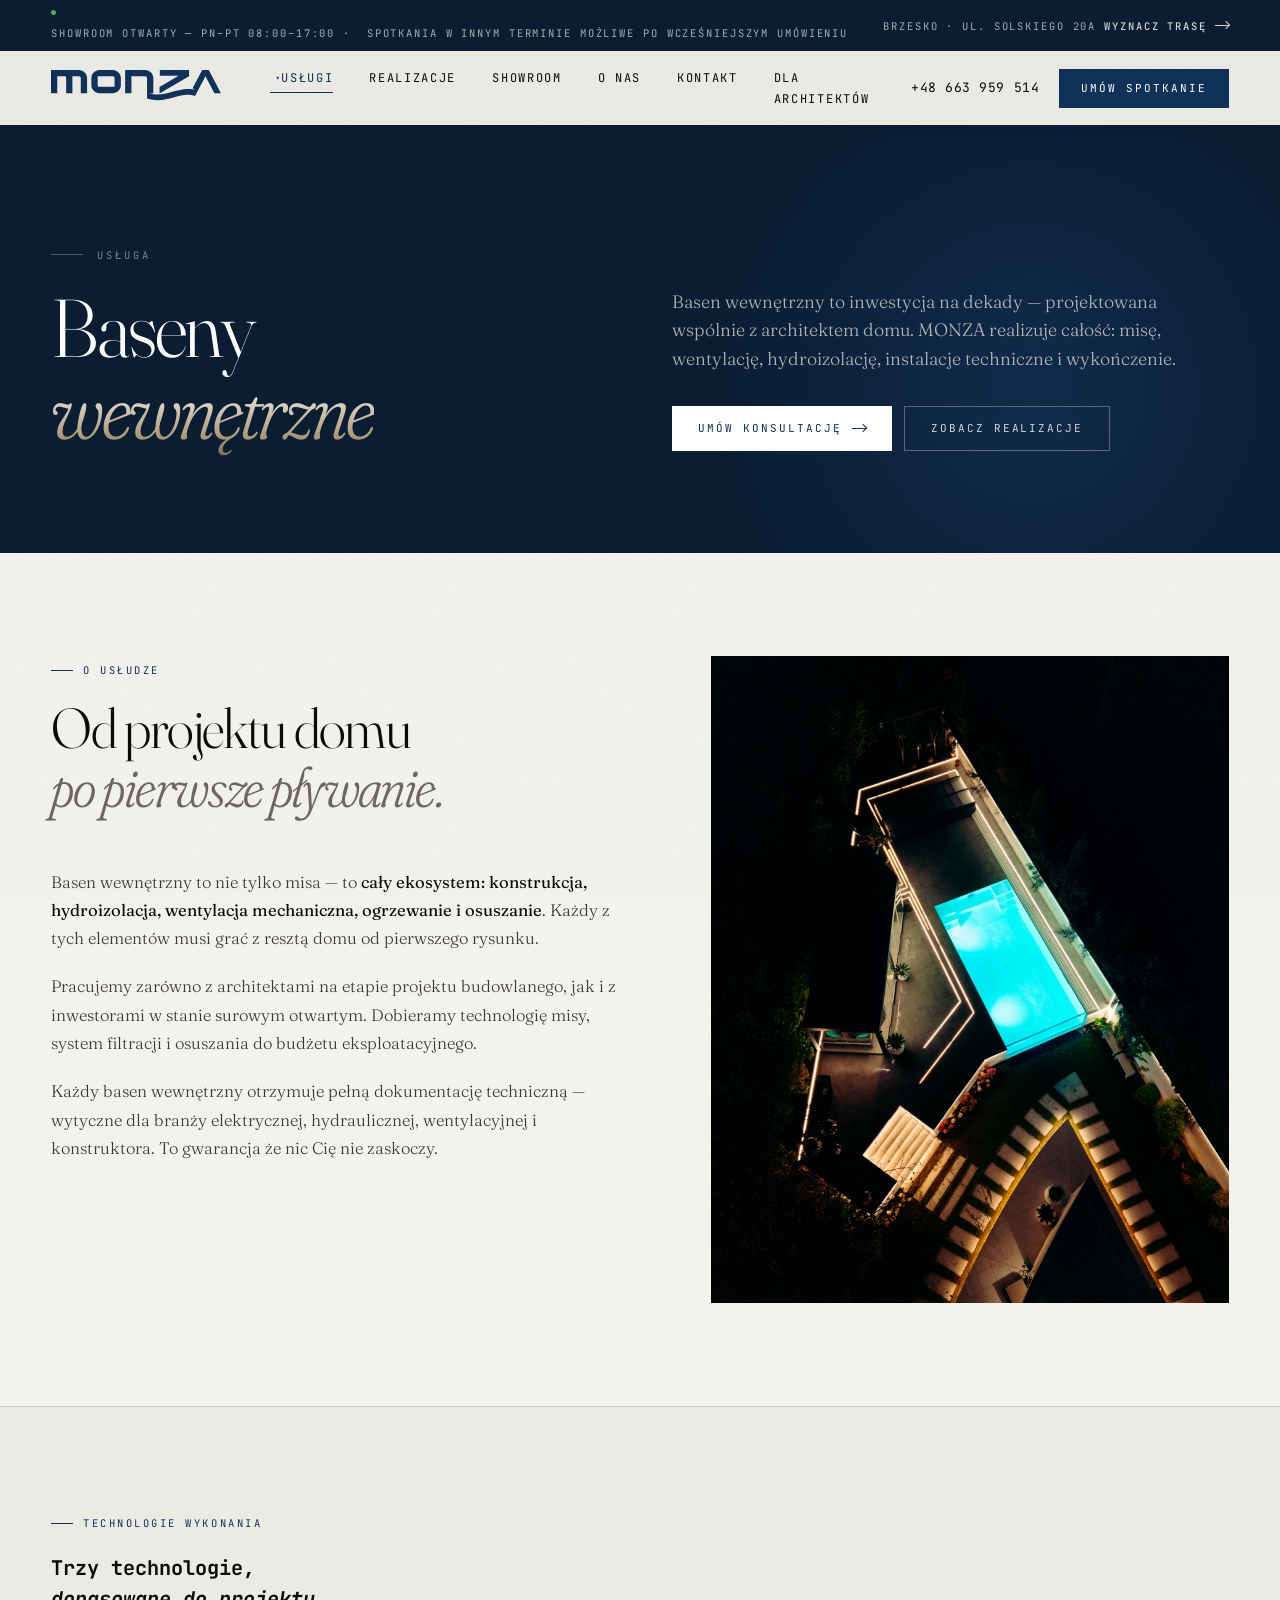
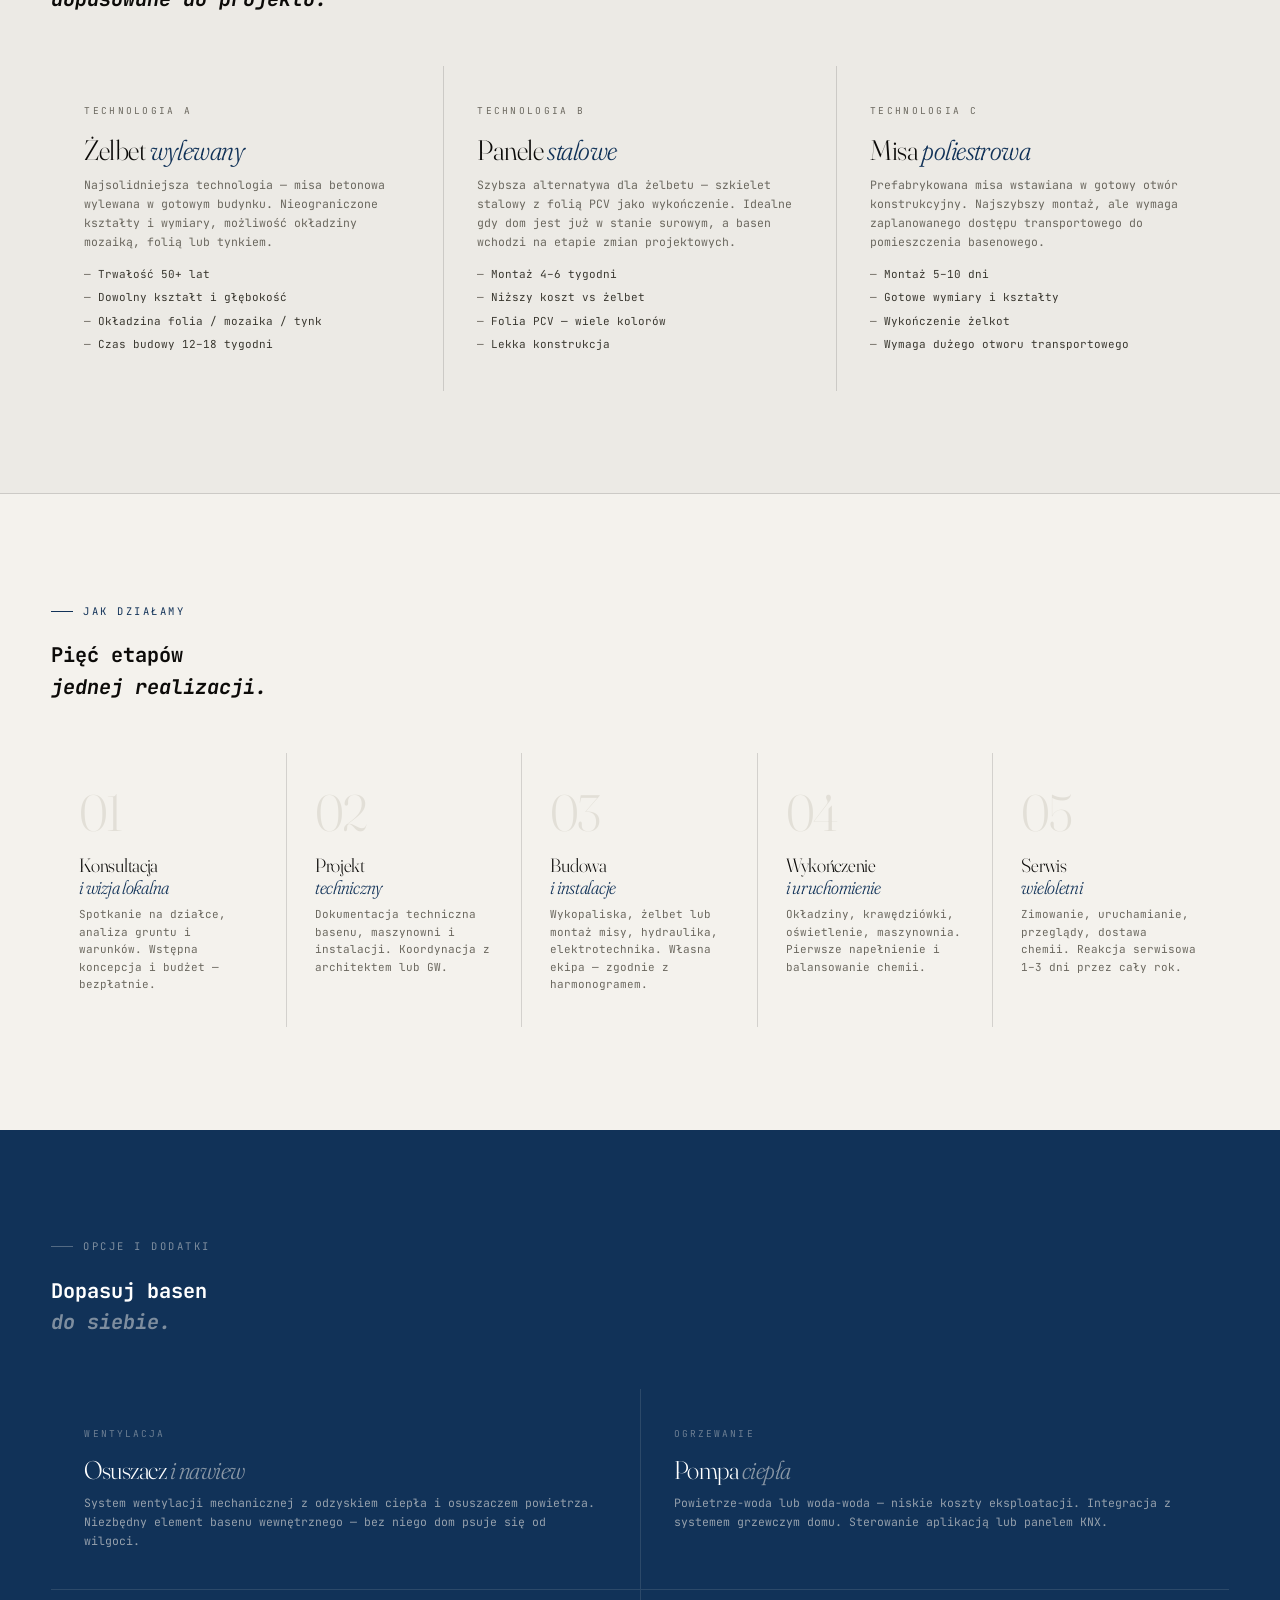
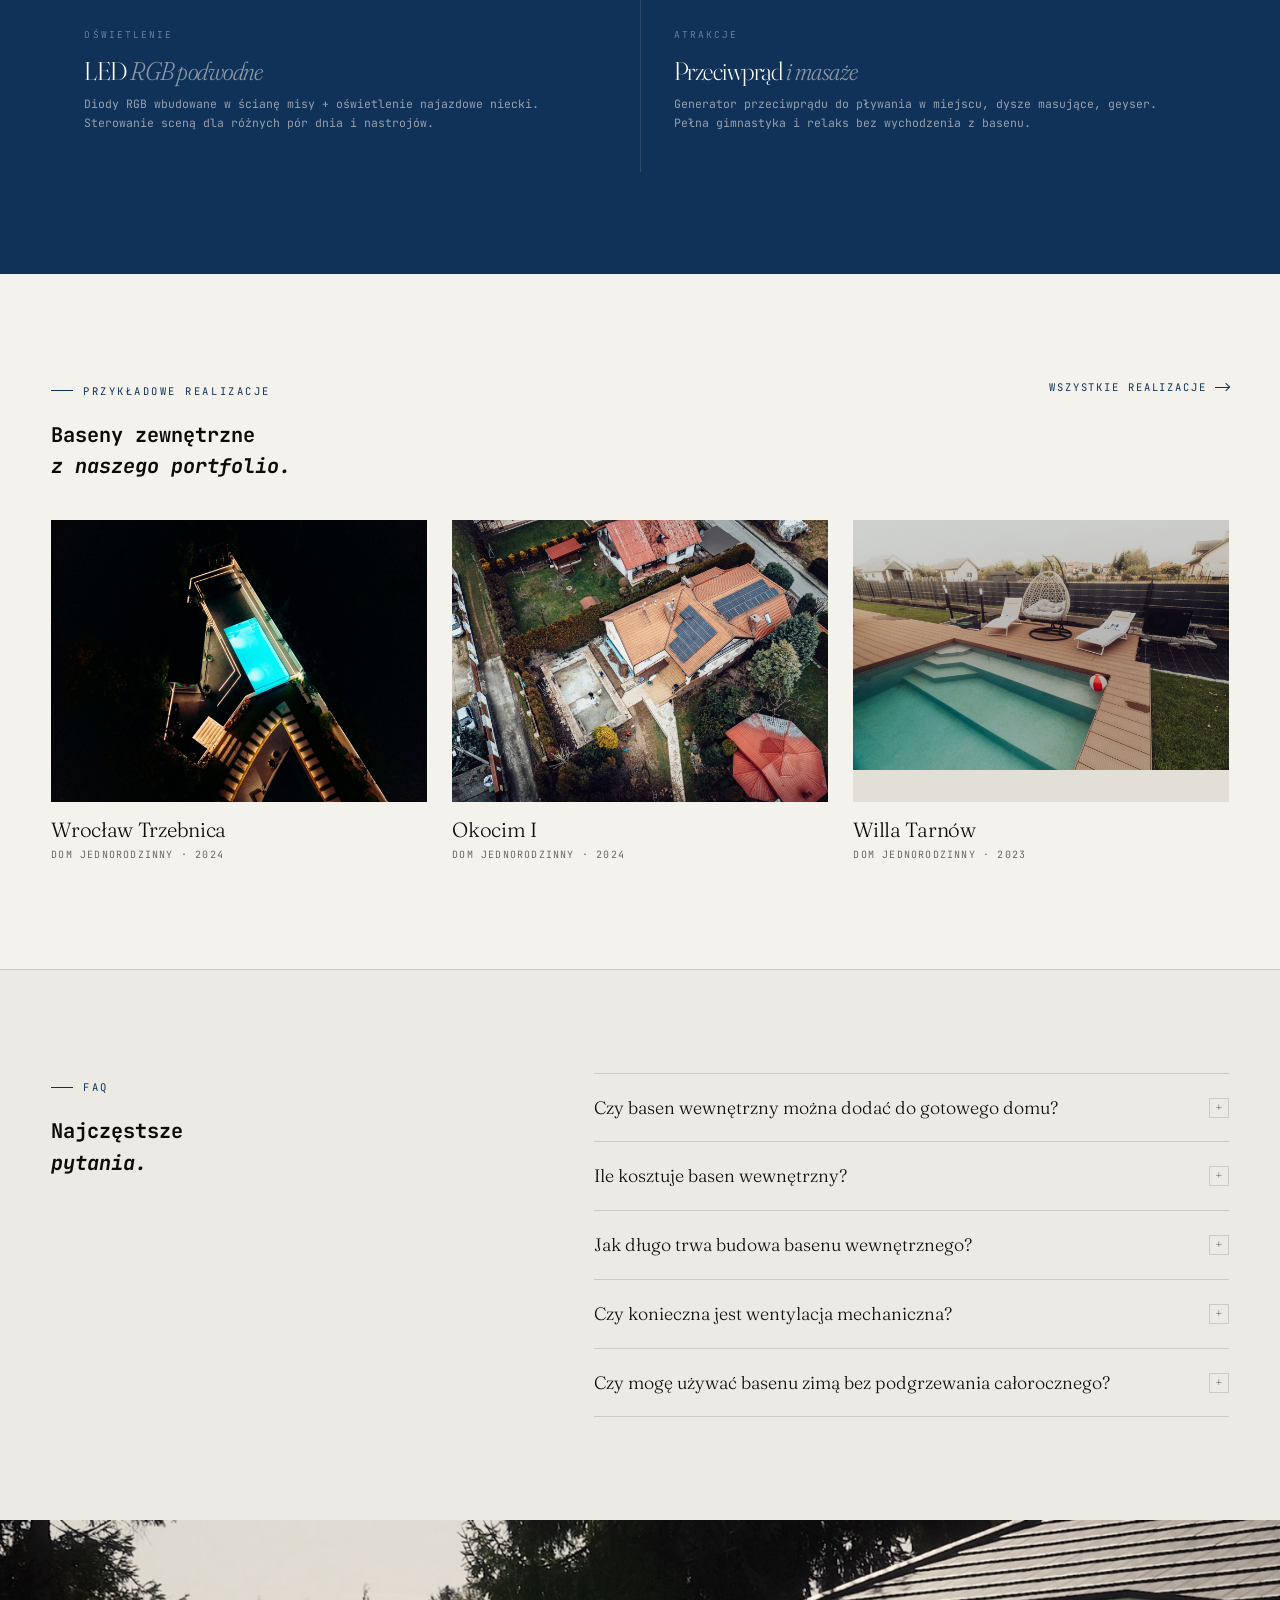
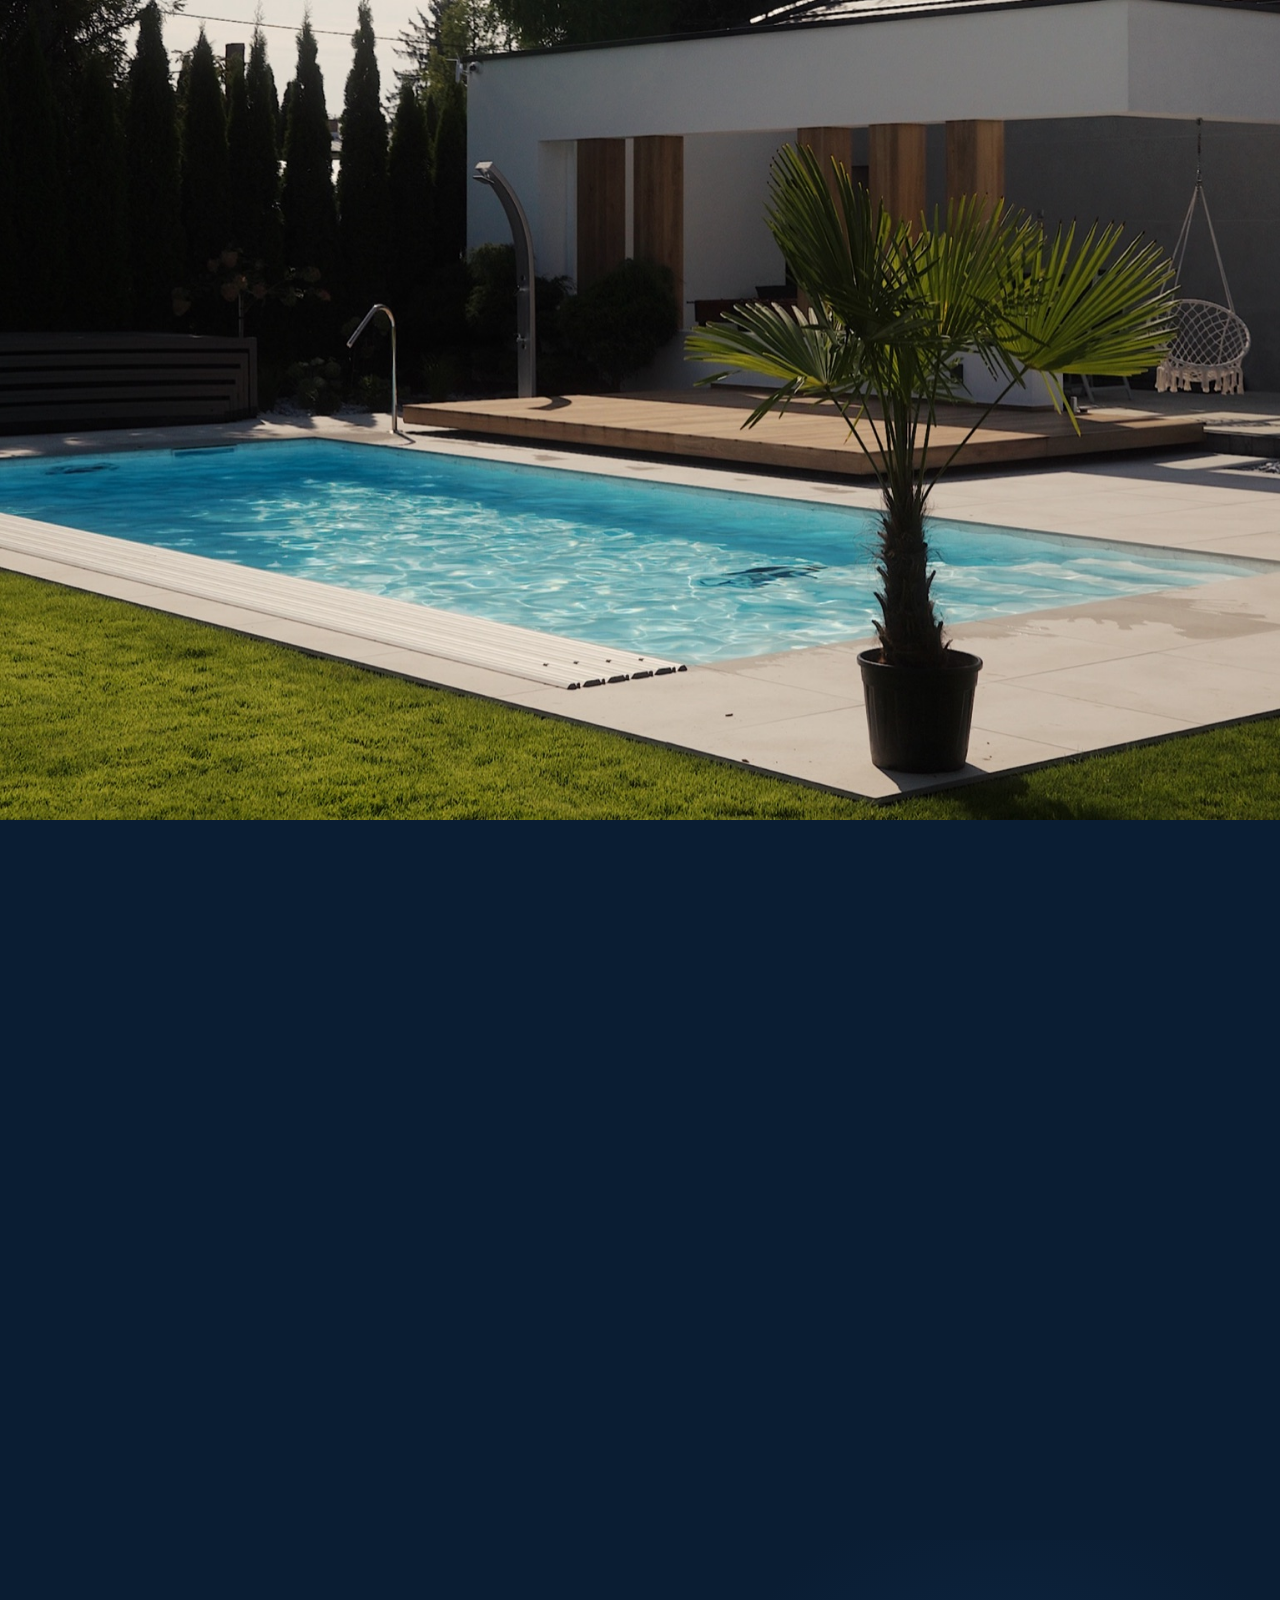
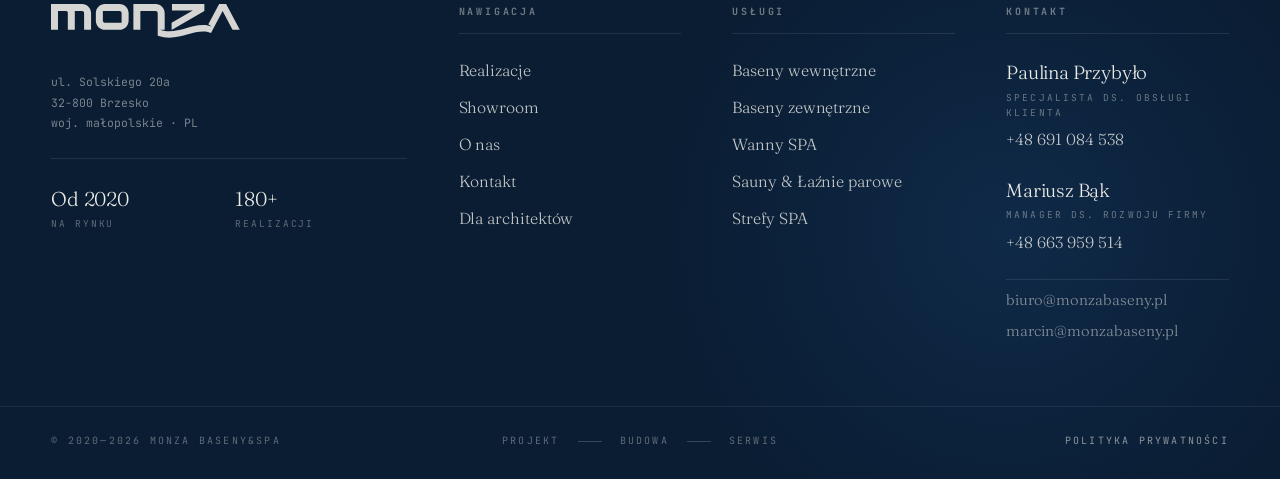
<file: baseny-wewnetrzne.html>
<!doctype html>
<html lang="pl">
<head>
<meta charset="utf-8" />
<meta name="viewport" content="width=device-width, initial-scale=1" />
<title>Baseny wewnętrzne — MONZA baseny&SPA</title>
<meta name="description" content="Baseny wewnętrzne na zamówienie — projekt, budowa i serwis. MONZA baseny&SPA, Brzesko. Małopolska, Podkarpacie, Śląsk." />
<meta name="theme-color" content="#113258" />
<link rel="preconnect" href="https://fonts.googleapis.com" />
<link rel="preconnect" href="https://fonts.gstatic.com" crossorigin />
<link href="https://fonts.googleapis.com/css2?family=Fraunces:ital,opsz,wght@0,9..144,300..900;1,9..144,300..900&family=JetBrains+Mono:wght@400;500;600&display=swap" rel="stylesheet" />
<style>
:root{
  --navy:#113258;--navy-deep:#0A1D33;--cream:#ECEAE5;--cream-2:#E2DFD7;--paper:#F4F2ED;
  --ink:#0C0B09;--ink-2:#3A3830;--muted:#6B685F;--line:rgba(12,11,9,.14);
  --f-mono:"JetBrains Mono",ui-monospace,monospace;--f-serif:"Fraunces",Georgia,serif;
  --edge:clamp(20px,4vw,64px);
}
*,*::before,*::after{box-sizing:border-box;margin:0;padding:0}
:focus-visible{outline:2px solid var(--navy);outline-offset:3px}
html{scroll-behavior:smooth}
html,body{background:var(--paper);color:var(--ink);font-family:var(--f-mono);-webkit-font-smoothing:antialiased;font-size:13.5px;line-height:1.55}
body{overflow-x:hidden}
a{color:inherit;text-decoration:none}
img,svg{display:block;max-width:100%}
button{font:inherit;color:inherit;background:none;border:0;cursor:pointer}
::selection{background:var(--navy);color:var(--cream)}
body::before{content:"";position:fixed;inset:0;pointer-events:none;z-index:999;opacity:.04;mix-blend-mode:multiply;
  background-image:url("data:image/svg+xml;utf8,<svg xmlns='http://www.w3.org/2000/svg' width='240' height='240'><filter id='n'><feTurbulence type='fractalNoise' baseFrequency='.9' numOctaves='2'/><feColorMatrix values='0 0 0 0 .07  0 0 0 0 .2  0 0 0 0 .35  0 0 0 .6 0'/></filter><rect width='100%' height='100%' filter='url(%23n)'/></svg>")}

/* topbar */
.topbar{background:var(--navy-deep);color:rgba(236,234,229,.7);font-family:var(--f-mono);font-size:10.5px;letter-spacing:.18em;text-transform:uppercase;display:grid;grid-template-columns:1fr auto;align-items:center;padding:10px var(--edge);gap:24px;position:relative;z-index:50}
.topbar .l{display:flex;align-items:center;gap:10px;flex-wrap:wrap}
.topbar .dot{width:5px;height:5px;border-radius:50%;background:#4CAF50;flex-shrink:0}
.topbar .r{display:flex;align-items:center;gap:8px;white-space:nowrap}
.topbar .r a{color:rgba(236,234,229,.9);font-weight:500;display:inline-flex;align-items:center;gap:8px;transition:color .3s}
.topbar .r a:hover{color:#fff}
.topbar .arr{display:inline-block;width:14px;height:1px;background:currentColor;position:relative}
.topbar .arr::after{content:"";position:absolute;right:0;top:-3px;width:6px;height:6px;border-top:1px solid currentColor;border-right:1px solid currentColor;transform:rotate(45deg)}

/* nav */
.sticky-nav{background:var(--cream);color:var(--ink);box-shadow:0 2px 20px -8px rgba(12,11,9,.18);position:sticky;top:0;z-index:60}
.sticky-nav .sn-header{display:grid;grid-template-columns:auto 1fr auto;align-items:center;gap:40px;padding:16px var(--edge)}
.sticky-nav .sn-logo{height:36px;width:auto;color:var(--navy);display:block}
.sn-links{display:flex;gap:36px;list-style:none;margin-left:8px}
.sn-links a{font-family:var(--f-mono);font-size:12px;letter-spacing:.14em;text-transform:uppercase;color:var(--ink);position:relative;padding:4px 0;transition:opacity .3s}
.sn-links a:hover{opacity:.55}
.sn-links a::after{content:"";position:absolute;left:50%;bottom:-3px;width:0;height:1px;background:var(--navy);transition:width .3s,left .3s}
.sn-links a:hover::after{width:100%;left:0}
.sn-links .active>a{color:var(--navy)}
.sn-links .active>a::after{width:100%;left:0}
.sn-links .has-drop{position:relative}
.sn-links .has-drop::after{content:"";position:absolute;left:0;right:0;top:100%;height:14px;display:block;pointer-events:none}
.sn-links .has-drop>a::before{content:"▾";margin-left:5px;font-size:9px;vertical-align:1px}
.sn-links .drop{display:none;position:absolute;top:100%;left:0;background:var(--cream);min-width:210px;padding:14px 0 12px;list-style:none;border:1px solid var(--line);box-shadow:0 12px 32px -8px rgba(12,11,9,.15)}
.sn-links .has-drop:hover .drop{display:block}
.sn-links .drop li a{display:block;padding:9px 20px;font-size:11px;letter-spacing:.14em;color:var(--ink-2);white-space:nowrap;transition:color .2s,background .2s}
.sn-links .drop li a::after{display:none}
.sn-links .drop li a:hover{color:var(--navy);background:rgba(27,74,125,.04);opacity:1}
.sn-links .drop .active-sub a{color:var(--navy)}
.sn-right{display:flex;align-items:center;gap:20px;justify-content:flex-end}
.sn-right .tel{font-family:var(--f-mono);font-size:13px;color:var(--ink);letter-spacing:.04em;transition:color .3s}
.sn-right .tel:hover{color:var(--navy)}
.sn-cta{display:inline-flex;align-items:center;padding:11px 22px;background:var(--navy);color:#fff;font-family:var(--f-mono);font-size:11px;letter-spacing:.18em;text-transform:uppercase;transition:background .3s}
.sn-cta:hover{background:var(--navy-deep)}

/* breadcrumb */
.breadcrumb{padding:20px var(--edge);border-bottom:1px solid var(--line)}
.breadcrumb-inner{max-width:1200px;margin:0 auto;display:flex;align-items:center;gap:8px;font-family:var(--f-mono);font-size:10px;letter-spacing:.18em;text-transform:uppercase;color:var(--muted)}
.breadcrumb a{color:var(--muted);transition:color .2s}
.breadcrumb a:hover{color:var(--navy)}
.breadcrumb .sep{opacity:.4}

/* hero */
.page-hero{background:var(--navy-deep);padding:clamp(72px,9vw,128px) var(--edge) clamp(64px,8vw,112px);position:relative;overflow:hidden}
.page-hero::after{content:"";position:absolute;top:-20%;right:-8%;width:700px;height:700px;border-radius:50%;background:radial-gradient(circle,rgba(27,74,125,.32) 0%,transparent 65%);pointer-events:none}
.page-hero-inner{max-width:1200px;margin:0 auto;position:relative;z-index:1;display:grid;grid-template-columns:1fr 1fr;gap:clamp(48px,5vw,80px);align-items:end}
.page-hero .eyebrow{font-family:var(--f-mono);font-size:10.5px;letter-spacing:.28em;text-transform:uppercase;color:rgba(236,234,229,.5);display:inline-flex;align-items:center;gap:14px;margin-bottom:24px}
.page-hero .eyebrow::before{content:"";width:32px;height:1px;background:rgba(236,234,229,.3)}
.page-hero h1{font-family:var(--f-serif);font-weight:300;font-size:clamp(48px,6.4vw,96px);line-height:1.0;letter-spacing:-.03em;color:#fff;font-variation-settings:"opsz" 144}
.page-hero h1 i{font-style:italic;font-variation-settings:"opsz" 144,"SOFT" 80,"WONK" 1;background:linear-gradient(to bottom,#fff 0%,#F2EFE8 28%,#B9A687 70%,#7A6A4F 100%);-webkit-background-clip:text;background-clip:text;-webkit-text-fill-color:transparent}
.page-hero-lead{color:rgba(236,234,229,.75)}
.page-hero-lead p{font-family:var(--f-serif);font-weight:300;font-size:clamp(17px,1.4vw,21px);line-height:1.6;font-variation-settings:"opsz" 14;margin-bottom:32px}
.page-hero-actions{display:flex;gap:12px;flex-wrap:wrap}
.btn-white{display:inline-flex;align-items:center;gap:10px;padding:14px 26px;background:#fff;color:var(--navy);font-family:var(--f-mono);font-size:11px;letter-spacing:.18em;text-transform:uppercase;transition:opacity .3s}
.btn-white:hover{opacity:.88}
.btn-ghost-w{display:inline-flex;align-items:center;gap:10px;padding:13px 26px;border:1px solid rgba(236,234,229,.35);color:rgba(236,234,229,.9);font-family:var(--f-mono);font-size:11px;letter-spacing:.18em;text-transform:uppercase;transition:all .3s}
.btn-ghost-w:hover{background:rgba(236,234,229,.1);border-color:rgba(236,234,229,.6)}

/* section common */
.section{padding:clamp(64px,8vw,112px) var(--edge)}
.section-inner{max-width:1200px;margin:0 auto}
.section-eyebrow{font-family:var(--f-mono);font-size:10.5px;letter-spacing:.24em;text-transform:uppercase;color:var(--navy);display:inline-flex;align-items:center;gap:10px;margin-bottom:20px}
.section-eyebrow::before{content:"";width:22px;height:1px;background:var(--navy)}
.section h2{font-family:var(--f-serif);font-weight:300;font-size:clamp(36px,4.4vw,64px);line-height:1.05;letter-spacing:-.025em;color:var(--ink);font-variation-settings:"opsz" 144;margin-bottom:clamp(32px,4vw,56px)}
.section h2 i{font-style:italic;color:var(--muted);font-variation-settings:"opsz" 144,"SOFT" 80,"WONK" 1}

/* intro split */
.intro-grid{display:grid;grid-template-columns:1.1fr 1fr;gap:clamp(56px,7vw,112px);align-items:start}
.intro-body p{font-family:var(--f-serif);font-weight:300;font-size:clamp(16px,1.3vw,19px);line-height:1.7;color:var(--ink-2);font-variation-settings:"opsz" 14;margin-bottom:20px}
.intro-body p:last-child{margin-bottom:0}
.intro-body p strong{color:var(--ink);font-weight:400}
.intro-img{aspect-ratio:4/5;background:linear-gradient(135deg,var(--navy-deep) 0%,var(--navy) 100%);overflow:hidden;display:flex;align-items:center;justify-content:center}
.intro-img img{width:100%;height:100%;object-fit:cover}
.intro-img svg{opacity:.1;width:50%;max-width:160px}

/* technologies */
.tech-section{background:var(--cream);border-top:1px solid var(--line);border-bottom:1px solid var(--line);padding:clamp(64px,8vw,112px) var(--edge)}
.tech-inner{max-width:1200px;margin:0 auto}
.tech-grid{display:grid;grid-template-columns:repeat(3,1fr);gap:1px;background:var(--line);margin-top:clamp(32px,4vw,52px)}
.tech-item{background:var(--cream);padding:clamp(28px,3vw,44px) clamp(24px,2.6vw,40px)}
.tech-item .ti-n{font-family:var(--f-mono);font-size:9.5px;letter-spacing:.24em;text-transform:uppercase;color:var(--muted);margin-bottom:16px}
.tech-item h3{font-family:var(--f-serif);font-weight:300;font-size:clamp(22px,2.2vw,30px);line-height:1.1;letter-spacing:-.02em;color:var(--ink);font-variation-settings:"opsz" 144;margin-bottom:10px}
.tech-item h3 i{font-style:italic;color:var(--navy);font-variation-settings:"opsz" 144,"SOFT" 60,"WONK" 1}
.tech-item p{font-family:var(--f-mono);font-size:11.5px;line-height:1.65;color:var(--muted);margin-bottom:14px}
.tech-item ul{list-style:none;display:flex;flex-direction:column;gap:7px}
.tech-item ul li{font-family:var(--f-mono);font-size:11px;color:var(--ink-2);padding-left:14px;position:relative;line-height:1.5}
.tech-item ul li::before{content:"—";position:absolute;left:0;color:var(--muted)}

/* process */
.process-section{padding:clamp(64px,8vw,112px) var(--edge)}
.process-inner{max-width:1200px;margin:0 auto}
.process-steps{display:grid;grid-template-columns:repeat(5,1fr);gap:0;margin-top:clamp(32px,4vw,52px)}
.process-step{padding:clamp(24px,2.6vw,40px) clamp(20px,2.2vw,32px);border-right:1px solid var(--line);position:relative}
.process-step:last-child{border-right:0}
.process-step .ps-n{font-family:var(--f-serif);font-weight:300;font-size:clamp(40px,4vw,60px);line-height:1;color:var(--cream-2);letter-spacing:-.04em;font-variation-settings:"opsz" 144;display:block;margin-bottom:16px}
.process-step h3{font-family:var(--f-serif);font-weight:300;font-size:clamp(16px,1.5vw,20px);line-height:1.15;letter-spacing:-.015em;color:var(--ink);font-variation-settings:"opsz" 144;margin-bottom:8px}
.process-step h3 i{font-style:italic;color:var(--navy);font-variation-settings:"opsz" 144,"SOFT" 60,"WONK" 1}
.process-step p{font-family:var(--f-mono);font-size:11px;line-height:1.6;color:var(--muted)}

/* options */
.options-section{background:var(--navy);padding:clamp(64px,8vw,112px) var(--edge)}
.options-inner{max-width:1200px;margin:0 auto}
.options-inner .section-eyebrow{color:rgba(236,234,229,.5)}
.options-inner .section-eyebrow::before{background:rgba(236,234,229,.3)}
.options-inner h2{color:#fff}
.options-inner h2 i{color:rgba(236,234,229,.5);font-variation-settings:"opsz" 144,"SOFT" 80,"WONK" 1}
.options-grid{display:grid;grid-template-columns:1fr 1fr;gap:1px;background:rgba(236,234,229,.12)}
.option-item{background:var(--navy);padding:clamp(28px,3vw,44px) clamp(24px,2.6vw,40px)}
.option-item .oi-n{font-family:var(--f-mono);font-size:9.5px;letter-spacing:.22em;text-transform:uppercase;color:rgba(236,234,229,.42);margin-bottom:14px}
.option-item h3{font-family:var(--f-serif);font-weight:300;font-size:clamp(22px,2vw,28px);line-height:1.1;letter-spacing:-.02em;color:#fff;font-variation-settings:"opsz" 144;margin-bottom:10px}
.option-item h3 i{font-style:italic;font-variation-settings:"opsz" 144,"SOFT" 60,"WONK" 1;color:rgba(236,234,229,.55)}
.option-item p{font-family:var(--f-mono);font-size:11.5px;line-height:1.65;color:rgba(236,234,229,.6)}

/* realizations strip */
.real-strip{padding:clamp(64px,8vw,112px) var(--edge)}
.real-strip-inner{max-width:1200px;margin:0 auto}
.real-strip-head{display:flex;align-items:baseline;justify-content:space-between;margin-bottom:clamp(24px,3vw,40px);gap:24px}
.real-strip-head h2{margin-bottom:0}
.real-strip-link{font-family:var(--f-mono);font-size:10.5px;letter-spacing:.18em;text-transform:uppercase;color:var(--navy);white-space:nowrap;display:inline-flex;align-items:center;gap:8px;transition:opacity .3s}
.real-strip-link:hover{opacity:.65}
.real-strip-grid{display:grid;grid-template-columns:repeat(3,1fr);gap:clamp(16px,2vw,28px)}
.rs-card{display:block;position:relative;overflow:hidden}
.rs-card:hover .rs-img-ph{transform:scale(1.04)}
.rs-img{aspect-ratio:4/3;overflow:hidden;background:var(--cream-2)}
.rs-img-ph{width:100%;height:100%;background:linear-gradient(135deg,var(--navy-deep) 0%,var(--navy) 100%);display:flex;align-items:center;justify-content:center;transition:transform .6s cubic-bezier(.22,.61,.36,1)}
.rs-img-ph svg{opacity:.12;width:44%;max-width:100px}
.rs-body{padding:16px 0 4px}
.rs-title{font-family:var(--f-serif);font-weight:300;font-size:clamp(18px,1.6vw,22px);color:var(--ink);letter-spacing:-.015em;font-variation-settings:"opsz" 14;line-height:1.15;margin-bottom:6px}
.rs-meta{font-family:var(--f-mono);font-size:10px;letter-spacing:.12em;text-transform:uppercase;color:var(--muted)}

/* faq */
.faq-section{background:var(--cream);border-top:1px solid var(--line);padding:clamp(64px,8vw,112px) var(--edge)}
.faq-inner{max-width:1200px;margin:0 auto;display:grid;grid-template-columns:1fr 1.4fr;gap:clamp(56px,7vw,112px);align-items:start}
.faq-list{display:flex;flex-direction:column;gap:0}
.faq-item{border-bottom:1px solid var(--line)}
.faq-item:first-child{border-top:1px solid var(--line)}
.faq-q{width:100%;text-align:left;padding:20px 0;display:flex;align-items:center;justify-content:space-between;gap:16px;font-family:var(--f-serif);font-weight:300;font-size:clamp(16px,1.4vw,19px);color:var(--ink);font-variation-settings:"opsz" 14;cursor:pointer;transition:color .2s}
.faq-q:hover{color:var(--navy)}
.faq-q .fq-icon{flex-shrink:0;width:20px;height:20px;border:1px solid var(--line);display:flex;align-items:center;justify-content:center;font-size:14px;color:var(--muted);transition:all .2s;font-style:normal}
.faq-item.open .fq-icon{background:var(--navy);border-color:var(--navy);color:#fff}
.faq-a{display:none;padding:0 0 20px;font-family:var(--f-mono);font-size:12px;line-height:1.7;color:var(--muted)}
.faq-item.open .faq-a{display:block}

/* pin-cta (z index.html) */
.pin-cta{position:relative;min-height:180vh;background:var(--navy-deep)}
.pin-sticky{position:sticky;top:0;height:100vh;min-height:620px;overflow:hidden;background:var(--navy-deep)}
.pin-sticky::before{content:"";position:absolute;inset:0;background:radial-gradient(ellipse at 50% 55%,rgba(27,74,125,.28) 0%,transparent 65%);pointer-events:none;z-index:0}
.pin-img-box{position:absolute;inset:0;width:100%;height:100%;overflow:hidden;will-change:opacity;z-index:1}
.pin-img-box img,.pin-img-box video{width:100%;height:100%;object-fit:cover;display:block;filter:saturate(.95) contrast(1.02);will-change:opacity}
.pin-cta-overlay{position:absolute;inset:0;z-index:4;display:flex;flex-direction:column;align-items:center;justify-content:center;gap:clamp(20px,2.2vw,32px);padding:clamp(60px,8vw,120px) clamp(24px,5vw,80px);text-align:center;color:var(--cream);opacity:0;will-change:opacity;pointer-events:none}
.pin-cta-overlay>*{pointer-events:auto}
.pin-cta-overlay h2{font-family:var(--f-serif);font-weight:300;font-size:clamp(56px,8.6vw,148px);line-height:.92;letter-spacing:-.03em;font-variation-settings:"opsz" 144;margin:0;background:linear-gradient(to bottom,#fff 0%,#F2EFE8 28%,#B9A687 70%,#7A6A4F 100%);-webkit-background-clip:text;background-clip:text;-webkit-text-fill-color:transparent;color:transparent}
.pin-cta-overlay h2 i{font-style:italic;font-variation-settings:"opsz" 144,"SOFT" 80,"WONK" 1}
.pin-cta-overlay p{font-family:var(--f-serif);font-weight:300;font-size:clamp(17px,1.4vw,21px);line-height:1.55;color:rgba(236,234,229,.82);max-width:56ch;font-variation-settings:"opsz" 14;margin:0}
.pin-cta-overlay .pair{display:flex;flex-wrap:wrap;gap:14px;margin-top:8px;justify-content:center}
.btn{display:inline-flex;align-items:center;gap:10px;padding:14px 24px;border:1px solid var(--navy);color:var(--navy);font-family:var(--f-mono);font-size:11px;letter-spacing:.18em;text-transform:uppercase;background:transparent;transition:all .3s}
.btn:hover{background:var(--navy);color:var(--cream)}
.btn .arr{display:inline-block;width:16px;height:1px;background:currentColor;position:relative}
.btn .arr::after{content:"";position:absolute;right:0;top:-3px;width:6px;height:6px;border-top:1px solid currentColor;border-right:1px solid currentColor;transform:rotate(45deg)}
.btn-solid{background:var(--navy);color:var(--cream);border-color:var(--navy)}
.btn-solid:hover{background:var(--ink);border-color:var(--ink);color:var(--cream)}
.pin-cta-overlay .btn{border-color:var(--cream);color:var(--cream)}
.pin-cta-overlay .btn:hover{background:var(--cream);color:var(--navy)}
.pin-cta-overlay .btn-solid{background:var(--cream);color:var(--navy);border-color:var(--cream)}
.pin-cta-overlay .btn-solid:hover{background:transparent;color:var(--cream)}
.arr{display:inline-block;width:14px;height:1px;background:currentColor;position:relative}
.arr::after{content:"";position:absolute;right:0;top:-3px;width:6px;height:6px;border-top:1px solid currentColor;border-right:1px solid currentColor;transform:rotate(45deg)}

/* footer */
footer.foot{background:var(--navy-deep);color:rgba(236,234,229,.7);position:relative;overflow:hidden}
footer.foot::after{content:"";position:absolute;top:-20%;right:-10%;width:800px;height:800px;border-radius:50%;background:radial-gradient(circle,rgba(27,74,125,.28) 0%,transparent 60%);pointer-events:none}
.foot-grid{position:relative;z-index:1;max-width:1440px;margin:0 auto;padding:clamp(48px,5vw,72px) var(--edge);display:grid;grid-template-columns:1.6fr 1fr 1fr 1fr;gap:clamp(40px,4vw,64px)}
.foot-brand .f-brand{margin-bottom:28px}
.foot-brand .f-brand-mark{height:40px;width:auto;color:rgba(236,234,229,.9)}
.foot-brand .ad{font-family:var(--f-mono);font-size:11.5px;line-height:1.8;color:rgba(236,234,229,.5);margin-bottom:24px;padding-bottom:24px;border-bottom:1px solid rgba(236,234,229,.1)}
.foot-brand .meta{display:grid;grid-template-columns:1fr 1fr;gap:12px}
.foot-brand .meta>div{display:flex;flex-direction:column;gap:3px}
.foot-brand .meta>div em{font-family:var(--f-serif);font-weight:300;font-size:20px;color:var(--cream);font-style:normal;letter-spacing:-.01em}
.foot-brand .meta>div span{font-family:var(--f-mono);font-size:9.5px;letter-spacing:.2em;text-transform:uppercase;color:rgba(236,234,229,.38)}
.foot-col h5{font-family:var(--f-mono);font-size:10px;letter-spacing:.28em;text-transform:uppercase;color:rgba(236,234,229,.45);margin:0 0 24px;padding-bottom:14px;border-bottom:1px solid rgba(236,234,229,.1)}
.foot-col ul{list-style:none;display:grid;gap:12px}
.foot-col ul a{font-family:var(--f-serif);font-weight:300;font-size:16px;color:rgba(236,234,229,.82);transition:color .3s,transform .3s;letter-spacing:-.005em;font-variation-settings:"opsz" 14;display:inline-block}
.foot-col ul a:hover{color:var(--cream);transform:translateX(3px)}
.ft-persons{display:grid;gap:24px}
.ft-person{display:flex;flex-direction:column;gap:3px}
.ft-name{font-family:var(--f-serif);font-weight:300;font-size:19px;color:var(--cream);letter-spacing:-.01em;font-variation-settings:"opsz" 14}
.ft-role{font-family:var(--f-mono);font-size:9.5px;letter-spacing:.22em;text-transform:uppercase;color:rgba(236,234,229,.42)}
.ft-tel{font-family:var(--f-serif);font-weight:300;font-size:16px;color:rgba(236,234,229,.82);text-decoration:none;margin-top:4px;transition:color .3s}
.ft-tel:hover{color:var(--cream)}
.ft-emails{display:flex;flex-direction:column;gap:8px;padding-top:8px;border-top:1px solid rgba(236,234,229,.1)}
.ft-emails a{font-family:var(--f-serif);font-weight:300;font-size:15px;color:rgba(236,234,229,.55);text-decoration:none;transition:color .3s}
.ft-emails a:hover{color:rgba(236,234,229,.82)}
.foot-bar{position:relative;z-index:1;max-width:1440px;margin:0 auto;padding:26px var(--edge) 30px;display:grid;grid-template-columns:1fr auto 1fr;gap:24px;border-top:1px solid rgba(236,234,229,.08);font-family:var(--f-mono);font-size:10px;letter-spacing:.22em;text-transform:uppercase;color:rgba(236,234,229,.38);align-items:center}
.foot-bar .c{text-align:center;display:flex;gap:18px;align-items:center;justify-content:center}
.foot-bar .c .ln{width:24px;height:1px;background:rgba(236,234,229,.2)}
.foot-bar .r{text-align:right}
.foot-bar a{color:rgba(236,234,229,.58);transition:color .3s}
.foot-bar a:hover{color:var(--cream)}

@media(max-width:960px){
  .page-hero-inner,.intro-grid,.faq-inner{grid-template-columns:1fr}
  .process-steps{grid-template-columns:1fr 1fr;border-top:1px solid var(--line)}
  .process-step{border-top:0;border-right:1px solid var(--line)}
  .process-step:nth-child(even){border-right:0}
  .options-grid,.tech-grid{grid-template-columns:1fr 1fr}
  .real-strip-grid{grid-template-columns:1fr 1fr}
  .foot-grid{grid-template-columns:1fr 1fr}
  .sn-links{gap:20px}
}
@media(max-width:600px){
  .process-steps,.options-grid,.tech-grid{grid-template-columns:1fr}
  .process-step{border-right:0;border-bottom:1px solid var(--line)}
  .real-strip-grid{grid-template-columns:1fr}
  .foot-grid{grid-template-columns:1fr}
  .foot-bar{grid-template-columns:1fr;text-align:center;gap:12px}
  .foot-bar .r{text-align:center}
}

/* ===== mobile responsive ===== */
.mn-logo{display:block;width:120px;color:var(--cream);margin:0 0 28px}
.mn-logo svg{width:100%;height:auto;display:block}
.topbar-ext{display:inline}
.hamburger{display:none;width:44px;height:44px;align-items:center;justify-content:center;flex-direction:column;gap:5px;cursor:pointer;background:transparent;border:0;padding:0;z-index:80}
.hamburger span{display:block;width:22px;height:2px;background:var(--ink);transition:transform .3s,opacity .25s}
.hamburger.open span:nth-child(1){transform:translateY(7px) rotate(45deg)}
.hamburger.open span:nth-child(2){opacity:0}
.hamburger.open span:nth-child(3){transform:translateY(-7px) rotate(-45deg)}
.mobile-nav{position:fixed;inset:0;background:var(--navy-deep);color:var(--cream);z-index:75;display:flex;flex-direction:column;padding:24px var(--edge) 24px;overflow-y:auto;transform:translateY(-100%);transition:transform .35s cubic-bezier(.22,.61,.36,1);visibility:hidden}
.mn-close{position:absolute;top:18px;right:var(--edge);width:44px;height:44px;display:flex;align-items:center;justify-content:center;background:transparent;border:1px solid rgba(236,234,229,.25);color:var(--cream);cursor:pointer;padding:0;z-index:5;transition:background .25s,border-color .25s}
.mn-close:hover{background:rgba(236,234,229,.08);border-color:rgba(236,234,229,.55)}
.mn-close svg{width:18px;height:18px;display:block}
.mobile-nav.open{transform:translateY(0);visibility:visible}
.mobile-nav .mn-links{list-style:none;display:flex;flex-direction:column;gap:0;margin:0;padding:0}
.mobile-nav .mn-links>li{border-bottom:1px solid rgba(236,234,229,.1)}
.mobile-nav .mn-links>li>a,.mobile-nav .mn-drop-toggle{display:flex;align-items:center;justify-content:space-between;padding:18px 0;font-family:var(--f-serif);font-weight:300;font-size:24px;color:rgba(236,234,229,.92);font-variation-settings:"opsz" 14;text-decoration:none;background:transparent;border:0;width:100%;text-align:left;cursor:pointer;letter-spacing:-.01em;min-height:44px}
.mobile-nav .mn-drop-toggle::after{content:"▾";font-size:14px;color:rgba(236,234,229,.6);transition:transform .3s}
.mobile-nav .mn-drop.open .mn-drop-toggle::after{transform:rotate(180deg)}
.mobile-nav .mn-sub{list-style:none;max-height:0;overflow:hidden;transition:max-height .35s ease;margin:0;padding:0}
.mobile-nav .mn-drop.open .mn-sub{max-height:600px !important}
.mobile-nav .mn-sub li a{display:block;padding:12px 16px;font-family:var(--f-mono);font-size:13px;letter-spacing:.08em;color:rgba(236,234,229,.6);min-height:44px;display:flex;align-items:center}
.mobile-nav .mn-sub li a:hover{color:var(--cream)}
.mobile-nav .mn-foot{margin-top:auto;padding-top:32px;border-top:1px solid rgba(236,234,229,.12);display:flex;flex-direction:column;gap:16px}
.mobile-nav .mn-foot .mn-tel{font-family:var(--f-serif);font-weight:300;font-size:22px;color:var(--cream);font-variation-settings:"opsz" 14}
.mobile-nav .mn-foot .mn-tel-label{font-family:var(--f-mono);font-size:10px;letter-spacing:.22em;text-transform:uppercase;color:rgba(236,234,229,.45);margin-bottom:4px;display:block}
.mobile-nav .mn-cta{display:inline-flex;justify-content:center;align-items:center;padding:14px 22px;background:var(--cream);color:var(--navy);font-family:var(--f-mono);font-size:12px;letter-spacing:.2em;text-transform:uppercase;text-decoration:none;min-height:48px;margin-top:8px}
body.mn-locked{overflow:hidden}
.mobile-cta-bar{display:none;position:fixed;bottom:0;left:0;right:0;z-index:55;background:var(--cream);border-top:1px solid var(--line);padding:10px var(--edge) calc(10px + env(safe-area-inset-bottom,0px));gap:10px;box-shadow:0 -4px 16px rgba(12,11,9,.08)}
.mobile-cta-bar a{flex:1;display:inline-flex;align-items:center;justify-content:center;gap:8px;padding:14px 12px;font-family:var(--f-mono);font-size:11px;letter-spacing:.16em;text-transform:uppercase;min-height:48px;text-decoration:none}
.mobile-cta-bar .mcb-tel{background:var(--navy);color:#fff}
.mobile-cta-bar .mcb-msg{background:transparent;color:var(--navy);border:1px solid var(--navy)}
.mobile-cta-bar svg{width:14px;height:14px}
@media (max-width:860px){
  .sticky-nav .sn-links,.sticky-nav .sn-right{display:none !important}
  .hamburger{display:inline-flex}
  .sticky-nav .sn-header{grid-template-columns:auto 1fr auto;gap:16px}
  .topbar{font-size:9px;letter-spacing:.12em;padding:8px var(--edge);grid-template-columns:1fr}
  .topbar .r{display:none}
  .topbar-ext{display:none}
  .topbar .l{justify-content:center;text-align:center}
  .mobile-cta-bar{display:flex}
  body{padding-bottom:70px}
  /* Pin-CTA — uproszczona wersja mobile (bez scroll-pin) */
  .pin-cta{min-height:auto;position:relative}
  .pin-sticky{position:relative;top:auto;height:auto;min-height:520px;padding:60px var(--edge)}
  .pin-img-box{position:absolute;inset:0}
  .pin-img-box video,.pin-img-box img{opacity:.32 !important}
  .pin-cta-overlay{position:relative;opacity:1 !important;padding:0;justify-content:center;min-height:420px}
  .pin-cta-overlay h2{font-size:clamp(40px,11vw,64px)}
  .pin-hint,.pin-eyebrow{display:none}

  /* iOS — zapobiega zoom przy focusie na inputach */
  .cmodal-row input,.cmodal-row select,.cmodal-row textarea,.cform-row input,.cform-row select,.cform-row textarea{font-size:16px !important}
  input,select,textarea{font-size:16px}
}
@media (max-width:600px){
  .mobile-nav .mn-links>li>a,.mobile-nav .mn-drop-toggle{font-size:21px;padding:16px 0}
}
</style>
</head>
<body>

<!-- topbar -->
<div class="topbar">
  <div class="l">
    <span class="dot"></span>
    <span>Showroom otwarty — Pn–Pt 08:00–17:00<span class="topbar-ext">&nbsp;·&nbsp; spotkania w innym terminie możliwe po wcześniejszym umówieniu</span></span>
  </div>
  <div class="r">
    <span>Brzesko · ul. Solskiego 20A</span>
    <a href="https://maps.google.com/?q=ul.+Solskiego+20A,+Brzesko" target="_blank" rel="noopener">Wyznacz trasę <span class="arr"></span></a>
  </div>
</div>

<!-- nav -->
<div class="sticky-nav">
  <div class="sn-header">
    <a href="index.html" aria-label="MONZA baseny & SPA — strona główna">
      <svg class="sn-logo" viewBox="0 0 336 71" fill="none" xmlns="http://www.w3.org/2000/svg">
        <path d="M311.102 0.225543L310.989 0H298.343L298.23 0.228676L279.3 36.018L285.349 39.7301C282.953 38.9814 280.575 38.4363 278.22 38.0698C275.917 37.7127 273.64 37.5154 271.372 37.4621C270.924 37.4496 270.47 37.4402 270.022 37.4402C259.547 37.412 249.447 40.2062 239.527 42.9378C224.29 47.148 209.83 51.1388 193.66 45.6882H201.814V16.2047C201.814 7.33956 194.6 0.125302 185.734 0.125302H146.255V45.6819H158.641V12.5114H185.734C187.771 12.5114 189.428 14.1685 189.428 16.2047V45.6819H189.453V56.414C196.554 58.8292 203.386 59.7533 209.943 59.7533C221.812 59.7533 232.82 56.7148 243.001 53.9049C255.628 50.4121 266.921 47.3014 278.342 49.7668C280.231 50.1677 282.117 50.7253 284.009 51.4615L287.063 45.6851L288.422 43.107L304.668 12.3955L322.273 45.6819H335.144L311.102 0.228676V0.225543Z" fill="currentColor"/>
        <path d="M272.248 12.3516V0H214.722V11.5184H251.704L214.086 33.3366V45.685H214.828L272.248 12.3516Z" fill="currentColor"/>
        <path d="M55.0701 0.125488H0V45.6821H12.3861V12.5116H27.0213C28.5876 12.5116 29.8563 13.7803 29.8563 15.3465V45.6852H42.2424V12.5116H55.0701C57.1094 12.5116 58.7634 14.1656 58.7634 16.2048V45.6821H71.1495V16.2048C71.1495 7.32408 63.9509 0.125488 55.0701 0.125488Z" fill="currentColor"/>
        <path d="M121.69 0H95.7119C86.8218 0 79.6138 7.20486 79.6138 16.095V29.5869C79.6138 38.4771 86.8218 45.685 95.7119 45.685H121.69C130.58 45.685 137.785 38.4771 137.785 29.5869V16.095C137.785 7.20799 130.58 0 121.69 0ZM125.321 33.2238H95.4081C93.5693 33.2238 92.0782 31.7327 92.0782 29.8939V12.4644H121.69C123.695 12.4644 125.321 14.0902 125.321 16.095V33.2238Z" fill="currentColor"/>
      </svg>
    </a>
    <nav>
      <ul class="sn-links">
        <li class="has-drop active"><a href="#">Usługi</a>
          <ul class="drop">
            <li class="active-sub"><a href="baseny-wewnetrzne.html">Baseny wewnętrzne</a></li>
            <li><a href="baseny-zewnetrzne.html">Baseny zewnętrzne</a></li>
            <li><a href="wanny-spa.html">Wanny SPA</a></li>
            <li><a href="sauny.html">Sauny</a></li>
            <li><a href="laznie-parowe.html">Łaźnie parowe</a></li>
            <li><a href="strefy-spa.html">Strefy SPA</a></li>
          </ul>
        </li>
        <li><a href="realizacje.html">Realizacje</a></li>
        <li><a href="showroom.html">Showroom</a></li>
        <li><a href="o-nas.html">O&nbsp;nas</a></li>
        <li><a href="kontakt.html">Kontakt</a></li>
        <li><a href="architekci.html">Dla architektów</a></li>
      </ul>
    </nav>
    <div class="sn-right">
      <a href="tel:+48663959514" class="tel">+48&nbsp;663&nbsp;959&nbsp;514</a>
      <a href="kontakt.html" class="sn-cta" data-modal="form">Umów spotkanie</a>
    </div>
  </div>
</div>

<!-- hero -->
<section class="page-hero">
  <div class="page-hero-inner">
    <div>
      <div class="eyebrow">Usługa</div>
      <h1>Baseny<br/><i>wewnętrzne</i></h1>
    </div>
    <div class="page-hero-lead">
      <p>Basen wewnętrzny to inwestycja na dekady — projektowana wspólnie z architektem domu. MONZA realizuje całość: misę, wentylację, hydroizolację, instalacje techniczne i wykończenie.</p>
      <div class="page-hero-actions">
        <a href="kontakt.html" class="btn-white" data-modal="form">Umów konsultację <span class="arr"></span></a>
        <a href="realizacje.html" class="btn-ghost-w">Zobacz realizacje</a>
      </div>
    </div>
  </div>
</section>

<!-- intro -->
<section class="section">
  <div class="section-inner">
    <div class="intro-grid">
      <div>
        <div class="section-eyebrow">O usłudze</div>
        <h2>Od projektu domu<br/><i>po pierwsze pływanie.</i></h2>
        <div class="intro-body">
          <p>Basen wewnętrzny to nie tylko misa — to <strong>cały ekosystem: konstrukcja, hydroizolacja, wentylacja mechaniczna, ogrzewanie i osuszanie</strong>. Każdy z tych elementów musi grać z resztą domu od pierwszego rysunku.</p>
          <p>Pracujemy zarówno z architektami na etapie projektu budowlanego, jak i z inwestorami w stanie surowym otwartym. Dobieramy technologię misy, system filtracji i osuszania do budżetu eksploatacyjnego.</p>
          <p>Każdy basen wewnętrzny otrzymuje pełną dokumentację techniczną — wytyczne dla branży elektrycznej, hydraulicznej, wentylacyjnej i konstruktora. To gwarancja że nic Cię nie zaskoczy.</p>
        </div>
      </div>
      <div class="intro-img"><img src="assets/img/realizacje/wroclaw-trzebnica.jpg" alt="Baseny wewnętrzne MONZA" /></div>
    </div>
  </div>
</section>

<!-- technologie -->
<div class="tech-section">
  <div class="tech-inner">
    <div class="section-eyebrow">Technologie wykonania</div>
    <h2>Trzy technologie,<br/><i>dopasowane do projektu.</i></h2>
    <div class="tech-grid">
      <div class="tech-item">
        <div class="ti-n">Technologia A</div>
        <h3>Żelbet <i>wylewany</i></h3>
        <p>Najsolidniejsza technologia — misa betonowa wylewana w gotowym budynku. Nieograniczone kształty i wymiary, możliwość okładziny mozaiką, folią lub tynkiem.</p>
        <ul>
          <li>Trwałość 50+ lat</li>
          <li>Dowolny kształt i głębokość</li>
          <li>Okładzina folia / mozaika / tynk</li>
          <li>Czas budowy 12–18 tygodni</li>
        </ul>
      </div>
      <div class="tech-item">
        <div class="ti-n">Technologia B</div>
        <h3>Panele <i>stalowe</i></h3>
        <p>Szybsza alternatywa dla żelbetu — szkielet stalowy z folią PCV jako wykończenie. Idealne gdy dom jest już w stanie surowym, a basen wchodzi na etapie zmian projektowych.</p>
        <ul>
          <li>Montaż 4–6 tygodni</li>
          <li>Niższy koszt vs żelbet</li>
          <li>Folia PCV — wiele kolorów</li>
          <li>Lekka konstrukcja</li>
        </ul>
      </div>
      <div class="tech-item">
        <div class="ti-n">Technologia C</div>
        <h3>Misa <i>poliestrowa</i></h3>
        <p>Prefabrykowana misa wstawiana w gotowy otwór konstrukcyjny. Najszybszy montaż, ale wymaga zaplanowanego dostępu transportowego do pomieszczenia basenowego.</p>
        <ul>
          <li>Montaż 5–10 dni</li>
          <li>Gotowe wymiary i kształty</li>
          <li>Wykończenie żelkot</li>
          <li>Wymaga dużego otworu transportowego</li>
        </ul>
      </div>
    </div>
  </div>
</div>

<!-- proces -->
<section class="process-section">
  <div class="process-inner">
    <div class="section-eyebrow">Jak działamy</div>
    <h2>Pięć etapów<br/><i>jednej realizacji.</i></h2>
    <div class="process-steps">
      <div class="process-step">
        <span class="ps-n">01</span>
        <h3>Konsultacja<br/><i>i wizja lokalna</i></h3>
        <p>Spotkanie na działce, analiza gruntu i warunków. Wstępna koncepcja i budżet — bezpłatnie.</p>
      </div>
      <div class="process-step">
        <span class="ps-n">02</span>
        <h3>Projekt<br/><i>techniczny</i></h3>
        <p>Dokumentacja techniczna basenu, maszynowni i instalacji. Koordynacja z architektem lub GW.</p>
      </div>
      <div class="process-step">
        <span class="ps-n">03</span>
        <h3>Budowa<br/><i>i instalacje</i></h3>
        <p>Wykopaliska, żelbet lub montaż misy, hydraulika, elektrotechnika. Własna ekipa — zgodnie z harmonogramem.</p>
      </div>
      <div class="process-step">
        <span class="ps-n">04</span>
        <h3>Wykończenie<br/><i>i uruchomienie</i></h3>
        <p>Okładziny, krawędziówki, oświetlenie, maszynownia. Pierwsze napełnienie i balansowanie chemii.</p>
      </div>
      <div class="process-step">
        <span class="ps-n">05</span>
        <h3>Serwis<br/><i>wieloletni</i></h3>
        <p>Zimowanie, uruchamianie, przeglądy, dostawa chemii. Reakcja serwisowa 1–3 dni przez cały rok.</p>
      </div>
    </div>
  </div>
</section>

<!-- opcje -->
<div class="options-section">
  <div class="options-inner">
    <div class="section-eyebrow">Opcje i dodatki</div>
    <h2>Dopasuj basen<br/><i>do siebie.</i></h2>
    <div class="options-grid" style="margin-top:clamp(32px,4vw,52px)">
      <div class="option-item">
        <div class="oi-n">Wentylacja</div>
        <h3>Osuszacz <i>i nawiew</i></h3>
        <p>System wentylacji mechanicznej z odzyskiem ciepła i osuszaczem powietrza. Niezbędny element basenu wewnętrznego — bez niego dom psuje się od wilgoci.</p>
      </div>
      <div class="option-item">
        <div class="oi-n">Ogrzewanie</div>
        <h3>Pompa <i>ciepła</i></h3>
        <p>Powietrze-woda lub woda-woda — niskie koszty eksploatacji. Integracja z systemem grzewczym domu. Sterowanie aplikacją lub panelem KNX.</p>
      </div>
      <div class="option-item">
        <div class="oi-n">Oświetlenie</div>
        <h3>LED <i>RGB podwodne</i></h3>
        <p>Diody RGB wbudowane w ścianę misy + oświetlenie najazdowe niecki. Sterowanie sceną dla różnych pór dnia i nastrojów.</p>
      </div>
      <div class="option-item">
        <div class="oi-n">Atrakcje</div>
        <h3>Przeciwprąd <i>i masaże</i></h3>
        <p>Generator przeciwprądu do pływania w miejscu, dysze masujące, geyser. Pełna gimnastyka i relaks bez wychodzenia z basenu.</p>
      </div>
    </div>
  </div>
</div>

<!-- realizacje strip -->
<section class="real-strip">
  <div class="real-strip-inner">
    <div class="real-strip-head">
      <div>
        <div class="section-eyebrow">Przykładowe realizacje</div>
        <h2 style="margin-bottom:0">Baseny zewnętrzne<br/><i>z naszego portfolio.</i></h2>
      </div>
      <a href="realizacje.html" class="real-strip-link">Wszystkie realizacje <span class="arr"></span></a>
    </div>
    <div class="real-strip-grid">
      <a class="rs-card" href="#">
        <div class="rs-img"><img src="assets/img/realizacje/wroclaw-trzebnica.jpg" alt="Realizacja MONZA — Wrocław Trzebnica" loading="lazy" /></div>
        <div class="rs-body"><div class="rs-title">Wrocław Trzebnica</div><div class="rs-meta">Dom jednorodzinny · 2024</div></div>
      </a>
      <a class="rs-card" href="#">
        <div class="rs-img"><img src="assets/img/realizacje/okocim.jpg" alt="Realizacja MONZA — Okocim I" loading="lazy" /></div>
        <div class="rs-body"><div class="rs-title">Okocim I</div><div class="rs-meta">Dom jednorodzinny · 2024</div></div>
      </a>
      <a class="rs-card" href="#">
        <div class="rs-img"><img src="assets/img/realizacje/tarnow-a.jpg" alt="Realizacja MONZA — Willa Tarnów" loading="lazy" /></div>
        <div class="rs-body"><div class="rs-title">Willa Tarnów</div><div class="rs-meta">Dom jednorodzinny · 2023</div></div>
      </a>
    </div>
  </div>
</section>

<!-- FAQ -->
<div class="faq-section">
  <div class="faq-inner">
    <div>
      <div class="section-eyebrow">FAQ</div>
      <h2>Najczęstsze<br/><i>pytania.</i></h2>
    </div>
    <div class="faq-list">
      <div class="faq-item">
        <button class="faq-q">Czy basen wewnętrzny można dodać do gotowego domu? <span class="fq-icon">+</span></button>
        <div class="faq-a">Tak, regularnie pracujemy w stanie surowym zamkniętym, a nawet wykończonym. Wymaga to jednak zaplanowania dostępu transportowego, wentylacji i hydroizolacji. Zalecamy konsultację na jak najwcześniejszym etapie projektu domu.</div>
      </div>
      <div class="faq-item">
        <button class="faq-q">Ile kosztuje basen wewnętrzny? <span class="fq-icon">+</span></button>
        <div class="faq-a">Orientacyjnie: misa poliestrowa 8×4 m z pełną maszynownią i wentylacją to od 180–220 tys. zł, żelbet z mozaiką od 350 tys. Cena zależy od technologii, wymiarów, wykończenia i instalacji towarzyszących.</div>
      </div>
      <div class="faq-item">
        <button class="faq-q">Jak długo trwa budowa basenu wewnętrznego? <span class="fq-icon">+</span></button>
        <div class="faq-a">Misa: 5–18 tygodni zależnie od technologii. Wentylacja, hydroizolacja, wykończenie: dodatkowo 4–8 tygodni. Łącznie 12–26 tygodni. Wszystko koordynujemy z innymi pracami na budowie.</div>
      </div>
      <div class="faq-item">
        <button class="faq-q">Czy konieczna jest wentylacja mechaniczna? <span class="fq-icon">+</span></button>
        <div class="faq-a">Tak, absolutnie. Basen wewnętrzny generuje ok. 30 litrów wilgoci dziennie — bez osuszacza i wymiany powietrza dom dosłownie gnije. To koszt 30–60 tys. zł ale niezbędny.</div>
      </div>
      <div class="faq-item">
        <button class="faq-q">Czy mogę używać basenu zimą bez podgrzewania całorocznego? <span class="fq-icon">+</span></button>
        <div class="faq-a">Pomieszczenie basenowe wymaga stałej temperatury — wyłączenie na zimę powoduje kondensację i grzyb. Lepiej obniżyć temperaturę i zostawić osuszacz w trybie czuwania niż wyłączyć wszystko.</div>
      </div>
    </div>
  </div>
</div>

<!-- pin-cta (jedna sekcja na całą stronę, identyczna z index.html) -->
<section class="pin-cta" id="pin-cta">
  <div class="pin-sticky">
    <div class="pin-img-box">
      <video src="assets/video/cta.mp4" poster="assets/img/cta.jpg" autoplay muted loop playsinline preload="none" aria-label="Basen z palmami — realizacja Monza Baseny"></video>
    </div>
    <div class="pin-cta-overlay">
      <h2>Zapraszamy<br/>do <i>kontaktu.</i></h2>
      <p>Bezpłatna konsultacja. Umówmy się w naszym showroomie, online lub u Ciebie. Od pierwszego szkicu po rozruch — jedna firma, jedna odpowiedzialność.</p>
      <div class="pair">
        <a class="btn btn-solid" href="kontakt.html" data-modal="form">Umów konsultację <span class="arr"></span></a>
        <a class="btn" href="showroom.html">Odwiedź showroom <span class="arr"></span></a>
      </div>
    </div>
  </div>
</section>

<!-- footer -->
<footer class="foot">
  <div class="foot-grid">
    <div class="foot-brand">
      <div class="f-brand">
        <svg class="f-brand-mark" viewBox="0 0 336 71" fill="none" xmlns="http://www.w3.org/2000/svg" aria-label="MONZA baseny & SPA">
          <path d="M311.102 0.225543L310.989 0H298.343L298.23 0.228676L279.3 36.018L285.349 39.7301C282.953 38.9814 280.575 38.4363 278.22 38.0698C275.917 37.7127 273.64 37.5154 271.372 37.4621C270.924 37.4496 270.47 37.4402 270.022 37.4402C259.547 37.412 249.447 40.2062 239.527 42.9378C224.29 47.148 209.83 51.1388 193.66 45.6882H201.814V16.2047C201.814 7.33956 194.6 0.125302 185.734 0.125302H146.255V45.6819H158.641V12.5114H185.734C187.771 12.5114 189.428 14.1685 189.428 16.2047V45.6819H189.453V56.414C196.554 58.8292 203.386 59.7533 209.943 59.7533C221.812 59.7533 232.82 56.7148 243.001 53.9049C255.628 50.4121 266.921 47.3014 278.342 49.7668C280.231 50.1677 282.117 50.7253 284.009 51.4615L287.063 45.6851L288.422 43.107L304.668 12.3955L322.273 45.6819H335.144L311.102 0.228676V0.225543Z" fill="currentColor"/>
          <path d="M272.248 12.3516V0H214.722V11.5184H251.704L214.086 33.3366V45.685H214.828L272.248 12.3516Z" fill="currentColor"/>
          <path d="M55.0701 0.125488H0V45.6821H12.3861V12.5116H27.0213C28.5876 12.5116 29.8563 13.7803 29.8563 15.3465V45.6852H42.2424V12.5116H55.0701C57.1094 12.5116 58.7634 14.1656 58.7634 16.2048V45.6821H71.1495V16.2048C71.1495 7.32408 63.9509 0.125488 55.0701 0.125488Z" fill="currentColor"/>
          <path d="M121.69 0H95.7119C86.8218 0 79.6138 7.20486 79.6138 16.095V29.5869C79.6138 38.4771 86.8218 45.685 95.7119 45.685H121.69C130.58 45.685 137.785 38.4771 137.785 29.5869V16.095C137.785 7.20799 130.58 0 121.69 0ZM125.321 33.2238H95.4081C93.5693 33.2238 92.0782 31.7327 92.0782 29.8939V12.4644H121.69C123.695 12.4644 125.321 14.0902 125.321 16.095V33.2238Z" fill="currentColor"/>
        </svg>
      </div>
      <div class="ad">ul. Solskiego 20a<br/>32-800 Brzesko<br/>woj. małopolskie · PL</div>
      <div class="meta">
        <div><em>Od 2020</em><span>na rynku</span></div>
        <div><em>180+</em><span>realizacji</span></div>
      </div>
    </div>
    <div class="foot-col">
      <h5>Nawigacja</h5>
      <ul>
        <li><a href="realizacje.html">Realizacje</a></li>
        <li><a href="showroom.html">Showroom</a></li>
        <li><a href="o-nas.html">O nas</a></li>
        <li><a href="kontakt.html">Kontakt</a></li>
        <li><a href="architekci.html">Dla architektów</a></li>
      </ul>
    </div>
    <div class="foot-col">
      <h5>Usługi</h5>
      <ul>
        <li class="active-sub"><a href="baseny-wewnetrzne.html">Baseny wewnętrzne</a></li>
        <li><a href="baseny-zewnetrzne.html">Baseny zewnętrzne</a></li>
        <li><a href="wanny-spa.html">Wanny SPA</a></li>
        <li><a href="sauny.html">Sauny &amp; Łaźnie parowe</a></li>
        <li><a href="strefy-spa.html">Strefy SPA</a></li>
      </ul>
    </div>
    <div class="foot-col">
      <h5>Kontakt</h5>
      <div class="ft-persons">
        <div class="ft-person">
          <span class="ft-name">Paulina Przybyło</span>
          <span class="ft-role">Specjalista ds. obsługi klienta</span>
          <a class="ft-tel" href="tel:+48691084538">+48 691 084 538</a>
        </div>
        <div class="ft-person">
          <span class="ft-name">Mariusz Bąk</span>
          <span class="ft-role">Manager ds. rozwoju firmy</span>
          <a class="ft-tel" href="tel:+48663959514">+48 663 959 514</a>
        </div>
        <div class="ft-emails">
          <a href="mailto:biuro@monzabaseny.pl">biuro@monzabaseny.pl</a>
          <a href="mailto:marcin@monzabaseny.pl">marcin@monzabaseny.pl</a>
        </div>
      </div>
    </div>
  </div>
  <div class="foot-bar">
    <span>© 2020—2026 MONZA baseny&amp;SPA</span>
    <span class="c">Projekt<span class="ln"></span>Budowa<span class="ln"></span>Serwis</span>
    <span class="r"><a href="#">Polityka prywatności</a></span>
  </div>
</footer>

<!-- modal -->
<style>
@keyframes modal-in{from{opacity:0;transform:translateY(24px)}to{opacity:1;transform:translateY(0)}}
@keyframes backdrop-in{from{opacity:0}to{opacity:1}}
.cmodal-backdrop{position:fixed;inset:0;background:rgba(10,29,51,.62);backdrop-filter:blur(6px);z-index:900;display:none;align-items:center;justify-content:center;padding:20px}
.cmodal-backdrop.open{display:flex;animation:backdrop-in .25s ease}
.cmodal{background:var(--paper);width:100%;max-width:780px;max-height:90vh;overflow-y:auto;position:relative;animation:modal-in .3s cubic-bezier(.22,.61,.36,1)}
.cmodal-close{position:absolute;top:20px;right:20px;width:36px;height:36px;display:flex;align-items:center;justify-content:center;border:1px solid var(--line);font-size:18px;color:var(--muted);cursor:pointer;transition:all .2s;z-index:10}
.cmodal-close:hover{background:var(--cream);color:var(--ink)}
.cmodal-tabs{display:flex;border-bottom:1px solid var(--line)}
.cmodal-tab{flex:1;padding:18px 24px;font-family:var(--f-mono);font-size:11px;letter-spacing:.2em;text-transform:uppercase;color:var(--muted);cursor:pointer;border:none;background:none;transition:color .2s;border-bottom:2px solid transparent;margin-bottom:-1px}
.cmodal-tab:hover{color:var(--ink)}
.cmodal-tab.active{color:var(--navy);border-bottom-color:var(--navy)}
.cmodal-body{padding:32px 32px 36px}
.cmodal-panel{display:none}
.cmodal-panel.active{display:block}
.cmodal-head{margin-bottom:28px}
.cmodal-head h3{font-family:var(--f-serif);font-weight:300;font-size:clamp(26px,2.8vw,36px);line-height:1.1;letter-spacing:-.02em;color:var(--ink);font-variation-settings:"opsz" 144}
.cmodal-head h3 i{font-style:italic;color:var(--muted);font-variation-settings:"opsz" 144,"SOFT" 80,"WONK" 1}
.cmodal-form{display:flex;flex-direction:column;gap:16px}
.cmodal-row label{display:block;font-family:var(--f-mono);font-size:10px;letter-spacing:.2em;text-transform:uppercase;color:var(--muted);margin-bottom:7px}
.cmodal-row input,.cmodal-row select,.cmodal-row textarea{width:100%;padding:13px 14px;background:var(--cream);border:1px solid var(--line);font-family:var(--f-mono);font-size:13px;color:var(--ink);outline:none;transition:border-color .25s,background .25s;border-radius:0;-webkit-appearance:none}
.cmodal-row input:focus,.cmodal-row select:focus,.cmodal-row textarea:focus{border-color:var(--navy);background:#fff}
.cmodal-row input::placeholder,.cmodal-row textarea::placeholder{color:var(--muted)}
.cmodal-row textarea{resize:none;height:90px}
.cmodal-row select{cursor:pointer;background-image:url("data:image/svg+xml,%3Csvg xmlns='http://www.w3.org/2000/svg' width='12' height='8'%3E%3Cpath d='M1 1l5 5 5-5' stroke='%236B685F' stroke-width='1.5' fill='none' stroke-linecap='round'/%3E%3C/svg%3E");background-repeat:no-repeat;background-position:right 14px center}
.cmodal-row2{display:grid;grid-template-columns:1fr 1fr;gap:14px}
.cmodal-consent{font-size:11px;line-height:1.6;color:var(--muted);padding-left:22px;position:relative}
.cmodal-consent input[type=checkbox]{position:absolute;left:0;top:2px;width:14px;height:14px;accent-color:var(--navy);cursor:pointer}
.cmodal-submit{display:inline-flex;align-items:center;gap:12px;padding:14px 28px;background:var(--navy);color:#fff;font-family:var(--f-mono);font-size:11px;letter-spacing:.2em;text-transform:uppercase;border:none;cursor:pointer;transition:background .3s;margin-top:4px}
.cmodal-submit:hover{background:var(--navy-deep)}
.cmodal-submit .arr{display:inline-block;width:14px;height:1px;background:#fff;position:relative}
.cmodal-submit .arr::after{content:"";position:absolute;right:0;top:-3px;width:6px;height:6px;border-top:1px solid #fff;border-right:1px solid #fff;transform:rotate(45deg)}
.cmodal-fulllink{display:inline-flex;align-items:center;gap:8px;font-family:var(--f-mono);font-size:10.5px;letter-spacing:.16em;text-transform:uppercase;color:var(--muted);margin-top:14px;transition:color .3s}
.cmodal-fulllink:hover{color:var(--navy)}
.cmodal-persons{display:grid;grid-template-columns:1fr 1fr;gap:16px;margin-bottom:24px}
.cmodal-person{padding:20px;background:var(--cream);border:1px solid var(--line)}
.cmodal-person .cp-name{font-family:var(--f-serif);font-weight:300;font-size:20px;color:var(--ink);display:block;margin-bottom:4px;font-variation-settings:"opsz" 14}
.cmodal-person .cp-role{font-family:var(--f-mono);font-size:9.5px;letter-spacing:.2em;text-transform:uppercase;color:var(--muted);display:block;margin-bottom:12px}
.cmodal-person .cp-tel{font-family:var(--f-mono);font-size:16px;color:var(--navy);font-weight:500;transition:opacity .3s;display:block}
.cmodal-person .cp-tel:hover{opacity:.7}
.cmodal-emails{display:flex;flex-direction:column;gap:8px;padding:20px;background:var(--cream);border:1px solid var(--line)}
.cmodal-emails span{font-family:var(--f-mono);font-size:9.5px;letter-spacing:.2em;text-transform:uppercase;color:var(--muted);margin-bottom:4px;display:block}
.cmodal-emails a{font-family:var(--f-mono);font-size:13px;color:var(--navy);transition:opacity .3s}
.cmodal-emails a:hover{opacity:.7}
</style>
<div class="cmodal-backdrop" id="cmodal-backdrop" role="dialog" aria-modal="true">
  <div class="cmodal" id="cmodal">
    <button class="cmodal-close" id="cmodal-close" aria-label="Zamknij">✕</button>
    <div class="cmodal-tabs">
      <button class="cmodal-tab active" data-panel="form">Formularz</button>
      <button class="cmodal-tab" data-panel="call">Zadzwoń</button>
    </div>
    <div class="cmodal-body">
      <div class="cmodal-panel active" id="cpanel-form">
        <div class="cmodal-head"><h3>Napisz, <i>co planujesz.</i></h3></div>
        <form class="cmodal-form" onsubmit="return false;">
          <div class="cmodal-row2">
            <div class="cmodal-row"><label>Imię i nazwisko</label><input type="text" placeholder="np. Jan Kowalski" /></div>
            <div class="cmodal-row"><label>Telefon</label><input type="tel" placeholder="+48 600 000 000" /></div>
          </div>
          <div class="cmodal-row"><label>Rodzaj projektu</label><select><option value="" disabled selected>Wybierz…</option><option>Baseny zewnętrzne</option><option selected>Baseny wewnętrzne</option><option>Wanny SPA</option><option>Sauny</option><option>Łaźnie parowe</option><option>Strefy SPA</option><option>Nie wiem jeszcze</option></select></div>
          <div class="cmodal-row"><label>Krótki opis (opcjonalnie)</label><textarea placeholder="Kilka słów o projekcie…"></textarea></div>
          <label class="cmodal-consent"><input type="checkbox" />Wyrażam zgodę na kontakt ze strony MONZA baseny&amp;SPA w celu odpowiedzi na zapytanie.</label>
          <div style="display:flex;align-items:center;gap:24px;flex-wrap:wrap">
            <button type="submit" class="cmodal-submit">Wyślij <span class="arr"></span></button>
            <a class="cmodal-fulllink" href="kontakt.html">Pełny formularz z załącznikiem →</a>
          </div>
        </form>
      </div>
      <div class="cmodal-panel" id="cpanel-call">
        <div class="cmodal-head"><h3>Zadzwoń <i>lub napisz.</i></h3></div>
        <div class="cmodal-persons">
          <div class="cmodal-person"><span class="cp-name">Paulina Przybyło</span><span class="cp-role">Specjalista ds. obsługi klienta</span><a class="cp-tel" href="tel:+48691084538">+48 691 084 538</a></div>
          <div class="cmodal-person"><span class="cp-name">Mariusz Bąk</span><span class="cp-role">Manager ds. rozwoju firmy</span><a class="cp-tel" href="tel:+48663959514">+48 663 959 514</a></div>
        </div>
        <div class="cmodal-emails"><span>E-mail</span><a href="mailto:biuro@monzabaseny.pl">biuro@monzabaseny.pl</a><a href="mailto:marcin@monzabaseny.pl">marcin@monzabaseny.pl</a></div>
      </div>
    </div>
  </div>
</div>
<script>
document.addEventListener('DOMContentLoaded', () => {
  const section = document.querySelector('.pin-cta');
  if (!section) return;
  const box = section.querySelector('.pin-img-box');
  const img = box && (box.querySelector('video') || box.querySelector('img'));
  const overlay = section.querySelector('.pin-cta-overlay');
  if (!img) return;
  const REVEAL_START = 0.35, REVEAL_END = 0.75;
  let raf = null;
  const onScroll = () => {
    raf = null;
    const rect = section.getBoundingClientRect();
    const vh = window.innerHeight;
    const total = rect.height - vh;
    const scrolled = Math.min(Math.max(-rect.top, 0), total);
    const p = total > 0 ? scrolled / total : 0;
    img.style.opacity = (1 - p * 0.9).toFixed(3);
    if (overlay) {
      const r = p < REVEAL_START ? 0 : p > REVEAL_END ? 1 : (p - REVEAL_START) / (REVEAL_END - REVEAL_START);
      overlay.style.opacity = r.toFixed(3);
    }
  };
  const tick = () => { if (raf == null) raf = requestAnimationFrame(onScroll); };
  window.addEventListener('scroll', tick, {passive:true});
  window.addEventListener('resize', tick);
  onScroll();
});
(function(){
  document.querySelectorAll('.faq-q').forEach(btn=>{
    btn.addEventListener('click',()=>{
      const item=btn.closest('.faq-item');
      const wasOpen=item.classList.contains('open');
      document.querySelectorAll('.faq-item').forEach(i=>i.classList.remove('open'));
      if(!wasOpen)item.classList.add('open');
    });
  });
  const backdrop=document.getElementById('cmodal-backdrop');
  function openModal(p){backdrop.classList.add('open');document.body.style.overflow='hidden';if(p)switchPanel(p)}
  function closeModal(){backdrop.classList.remove('open');document.body.style.overflow=''}
  function switchPanel(n){document.querySelectorAll('.cmodal-tab').forEach(t=>t.classList.toggle('active',t.dataset.panel===n));document.querySelectorAll('.cmodal-panel').forEach(p=>p.classList.toggle('active',p.id==='cpanel-'+n))}
  document.getElementById('cmodal-close').addEventListener('click',closeModal);
  backdrop.addEventListener('click',e=>{if(e.target===backdrop)closeModal()});
  document.addEventListener('keydown',e=>{if(e.key==='Escape')closeModal()});
  document.querySelectorAll('.cmodal-tab').forEach(t=>t.addEventListener('click',()=>switchPanel(t.dataset.panel)));
  document.querySelectorAll('[data-modal]').forEach(btn=>btn.addEventListener('click',e=>{e.preventDefault();openModal(btn.dataset.modal||'form')}));
})();
</script>

<!-- mobile nav overlay -->
<div class="mobile-nav" id="mobile-nav" aria-hidden="true">
  <button class="mn-close" type="button" aria-label="Zamknij menu"><svg viewBox="0 0 24 24" fill="none" stroke="currentColor" stroke-width="1.5" stroke-linecap="round"><line x1="6" y1="6" x2="18" y2="18"/><line x1="18" y1="6" x2="6" y2="18"/></svg></button>
  <a href="index.html" class="mn-logo" aria-label="MONZA baseny & SPA"><svg viewBox="0 0 336 71" fill="none" xmlns="http://www.w3.org/2000/svg"><path d="M311.102 0.225543L310.989 0H298.343L298.23 0.228676L279.3 36.018L285.349 39.7301C282.953 38.9814 280.575 38.4363 278.22 38.0698C275.917 37.7127 273.64 37.5154 271.372 37.4621C270.924 37.4496 270.47 37.4402 270.022 37.4402C259.547 37.412 249.447 40.2062 239.527 42.9378C224.29 47.148 209.83 51.1388 193.66 45.6882H201.814V16.2047C201.814 7.33956 194.6 0.125302 185.734 0.125302H146.255V45.6819H158.641V12.5114H185.734C187.771 12.5114 189.428 14.1685 189.428 16.2047V45.6819H189.453V56.414C196.554 58.8292 203.386 59.7533 209.943 59.7533C221.812 59.7533 232.82 56.7148 243.001 53.9049C255.628 50.4121 266.921 47.3014 278.342 49.7668C280.231 50.1677 282.117 50.7253 284.009 51.4615L287.063 45.6851L288.422 43.107L304.668 12.3955L322.273 45.6819H335.144L311.102 0.228676V0.225543Z" fill="currentColor"/><path d="M272.248 12.3516V0H214.722V11.5184H251.704L214.086 33.3366V45.685H214.828L272.248 12.3516Z" fill="currentColor"/><path d="M55.0701 0.125488H0V45.6821H12.3861V12.5116H27.0213C28.5876 12.5116 29.8563 13.7803 29.8563 15.3465V45.6852H42.2424V12.5116H55.0701C57.1094 12.5116 58.7634 14.1656 58.7634 16.2048V45.6821H71.1495V16.2048C71.1495 7.32408 63.9509 0.125488 55.0701 0.125488Z" fill="currentColor"/><path d="M121.69 0H95.7119C86.8218 0 79.6138 7.20486 79.6138 16.095V29.5869C79.6138 38.4771 86.8218 45.685 95.7119 45.685H121.69C130.58 45.685 137.785 38.4771 137.785 29.5869V16.095C137.785 7.20799 130.58 0 121.69 0ZM125.321 33.2238H95.4081C93.5693 33.2238 92.0782 31.7327 92.0782 29.8939V12.4644H121.69C123.695 12.4644 125.321 14.0902 125.321 16.095V33.2238Z" fill="currentColor"/></svg></a>
  <ul class="mn-links">
    <li class="mn-drop"><button class="mn-drop-toggle" type="button" aria-expanded="false">Usługi</button>
      <ul class="mn-sub">
        <li class="active-sub"><a href="baseny-wewnetrzne.html">Baseny wewnętrzne</a></li>
        <li><a href="baseny-zewnetrzne.html">Baseny zewnętrzne</a></li>
        <li><a href="wanny-spa.html">Wanny SPA</a></li>
        <li><a href="sauny.html">Sauny</a></li>
        <li><a href="laznie-parowe.html">Łaźnie parowe</a></li>
        <li><a href="strefy-spa.html">Strefy SPA</a></li>
      </ul>
    </li>
    <li><a href="realizacje.html">Realizacje</a></li>
    <li><a href="showroom.html">Showroom</a></li>
    <li><a href="o-nas.html">O nas</a></li>
    <li><a href="kontakt.html">Kontakt</a></li>
    <li><a href="architekci.html">Dla architektów</a></li>
  </ul>
  <div class="mn-foot">
    <div>
      <span class="mn-tel-label">Zadzwoń</span>
      <a class="mn-tel" href="tel:+48663959514">+48 663 959 514</a>
    </div>
    <a class="mn-cta" href="kontakt.html" data-modal="form">Umów konsultację</a>
  </div>
</div>

<!-- sticky mobile CTA bar -->
<div class="mobile-cta-bar">
  <a class="mcb-tel" href="tel:+48663959514"><svg viewBox="0 0 24 24" fill="none" stroke="currentColor" stroke-width="2"><path d="M22 16.92v3a2 2 0 0 1-2.18 2 19.79 19.79 0 0 1-8.63-3.07 19.5 19.5 0 0 1-6-6 19.79 19.79 0 0 1-3.07-8.67A2 2 0 0 1 4.11 2h3a2 2 0 0 1 2 1.72c.13.96.36 1.9.69 2.81a2 2 0 0 1-.45 2.11L8.09 9.91a16 16 0 0 0 6 6l1.27-1.27a2 2 0 0 1 2.11-.45c.91.33 1.85.56 2.81.69A2 2 0 0 1 22 16.92z"/></svg>Zadzwoń</a>
  <a class="mcb-msg" href="kontakt.html" data-modal="form"><svg viewBox="0 0 24 24" fill="none" stroke="currentColor" stroke-width="2"><path d="M4 4h16c1.1 0 2 .9 2 2v12c0 1.1-.9 2-2 2H4c-1.1 0-2-.9-2-2V6c0-1.1.9-2 2-2z"/><polyline points="22,6 12,13 2,6"/></svg>Zapytaj</a>
</div>

<!-- mobile nav script -->
<script>
(function(){
  const nav=document.getElementById('mobile-nav');
  if(!nav)return;
  const header=document.querySelector('.sticky-nav .sn-header');
  if(!header)return;
  // wstrzyknij hamburger jeśli go nie ma
  if(!header.querySelector('.hamburger')){
    const btn=document.createElement('button');
    btn.className='hamburger';btn.setAttribute('aria-label','Otwórz menu');btn.setAttribute('aria-expanded','false');btn.type='button';
    btn.innerHTML='<span></span><span></span><span></span>';
    header.appendChild(btn);
    btn.addEventListener('click',()=>{
      const open=nav.classList.toggle('open');
      btn.classList.toggle('open',open);
      document.body.classList.toggle('mn-locked',open);
      btn.setAttribute('aria-expanded',open?'true':'false');
      nav.setAttribute('aria-hidden',open?'false':'true');
    });
  }
  // dropdown w mobile
  nav.querySelectorAll('.mn-drop-toggle').forEach(t=>{
    t.addEventListener('click',()=>{
      const li=t.closest('.mn-drop');
      const wasOpen=li.classList.contains('open');
      li.classList.toggle('open',!wasOpen);
      t.setAttribute('aria-expanded',!wasOpen?'true':'false');
    });
  });
  // ESC zamyka
  // close button
  const closeBtn=nav.querySelector('.mn-close');
  if(closeBtn){
    closeBtn.addEventListener('click',()=>{
      nav.classList.remove('open');
      document.body.classList.remove('mn-locked');
      const ham=header.querySelector('.hamburger');
      if(ham){ham.classList.remove('open');ham.setAttribute('aria-expanded','false');}
      nav.setAttribute('aria-hidden','true');
    });
  }
  document.addEventListener('keydown',e=>{
    if(e.key==='Escape'&&nav.classList.contains('open')){
      nav.classList.remove('open');
      document.body.classList.remove('mn-locked');
      const ham=header.querySelector('.hamburger');
      if(ham){ham.classList.remove('open');ham.setAttribute('aria-expanded','false');}
      nav.setAttribute('aria-hidden','true');
    }
  });
  // klik w link w mobile-nav zamyka menu
  nav.querySelectorAll('a').forEach(a=>{
    a.addEventListener('click',()=>{
      nav.classList.remove('open');
      document.body.classList.remove('mn-locked');
      const ham=header.querySelector('.hamburger');
      if(ham){ham.classList.remove('open');ham.setAttribute('aria-expanded','false');}
    });
  });
})();
</script>
</body>
</html>
</file>
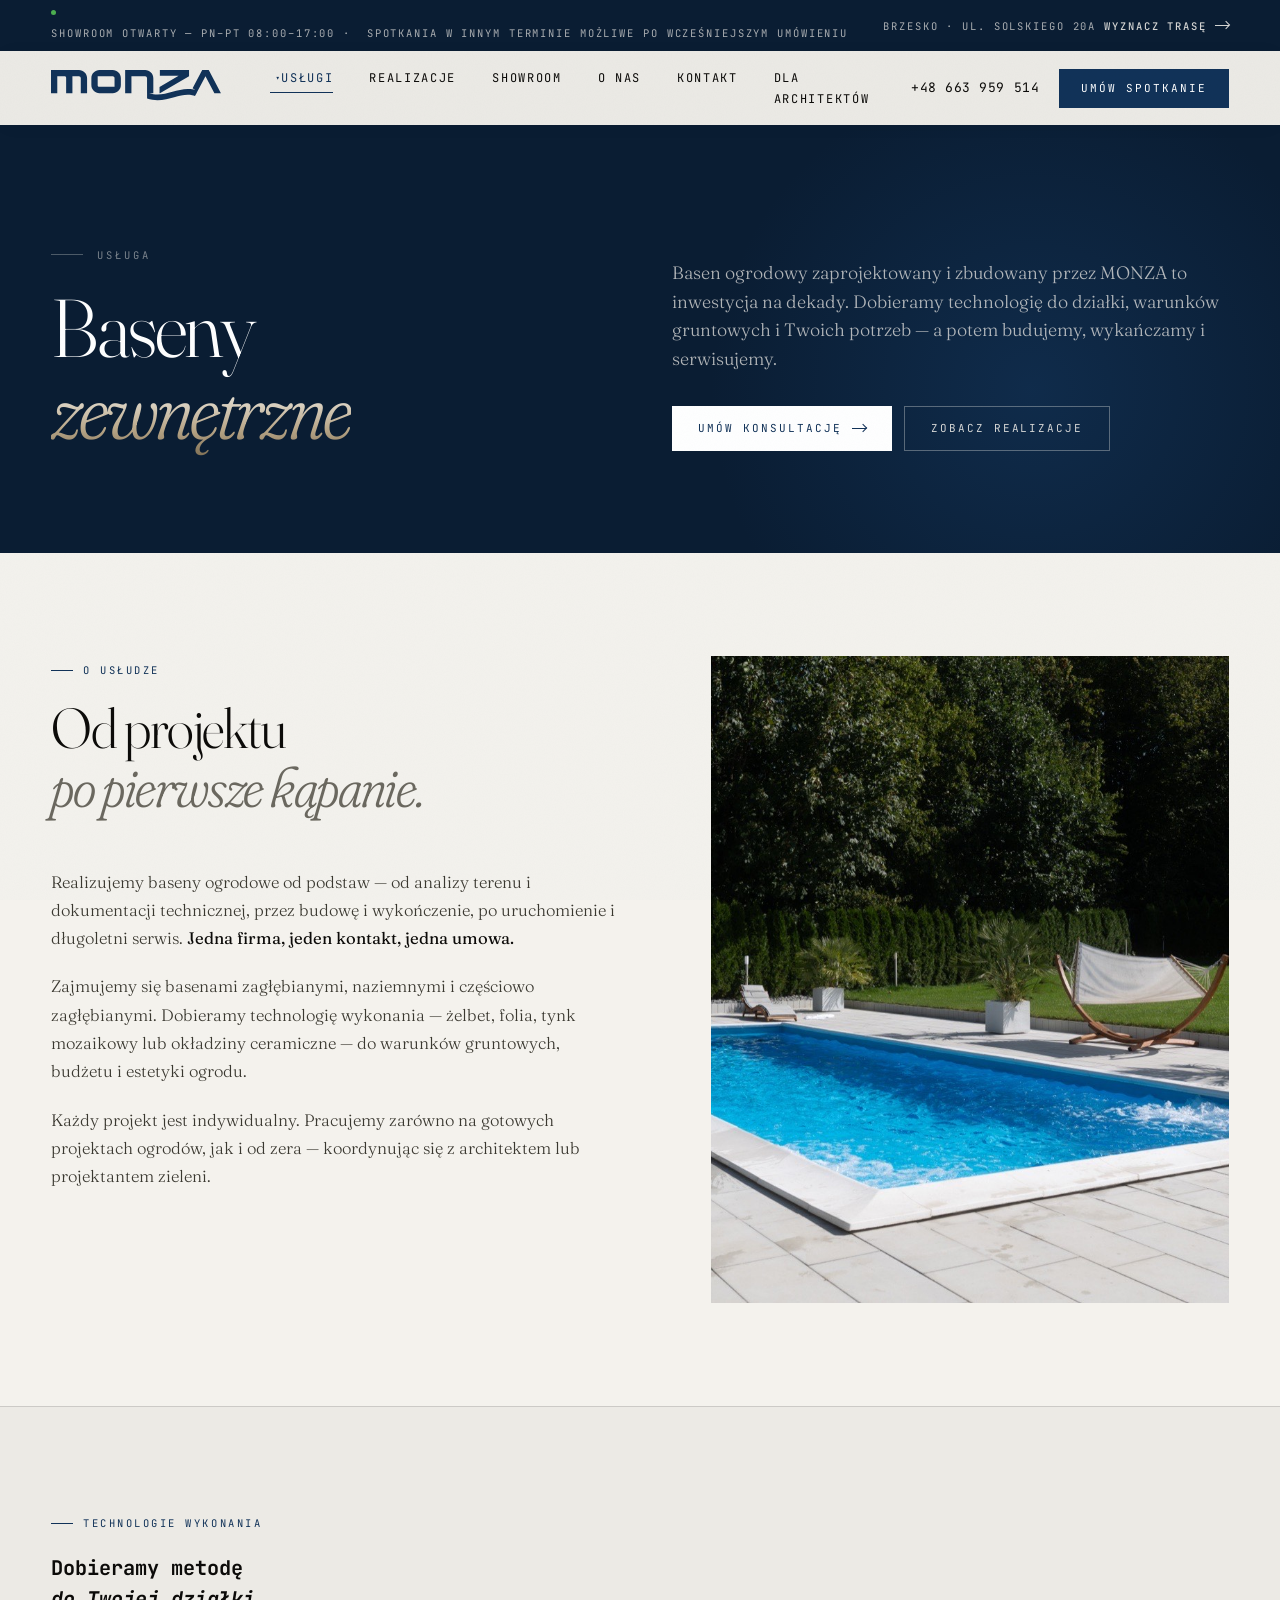
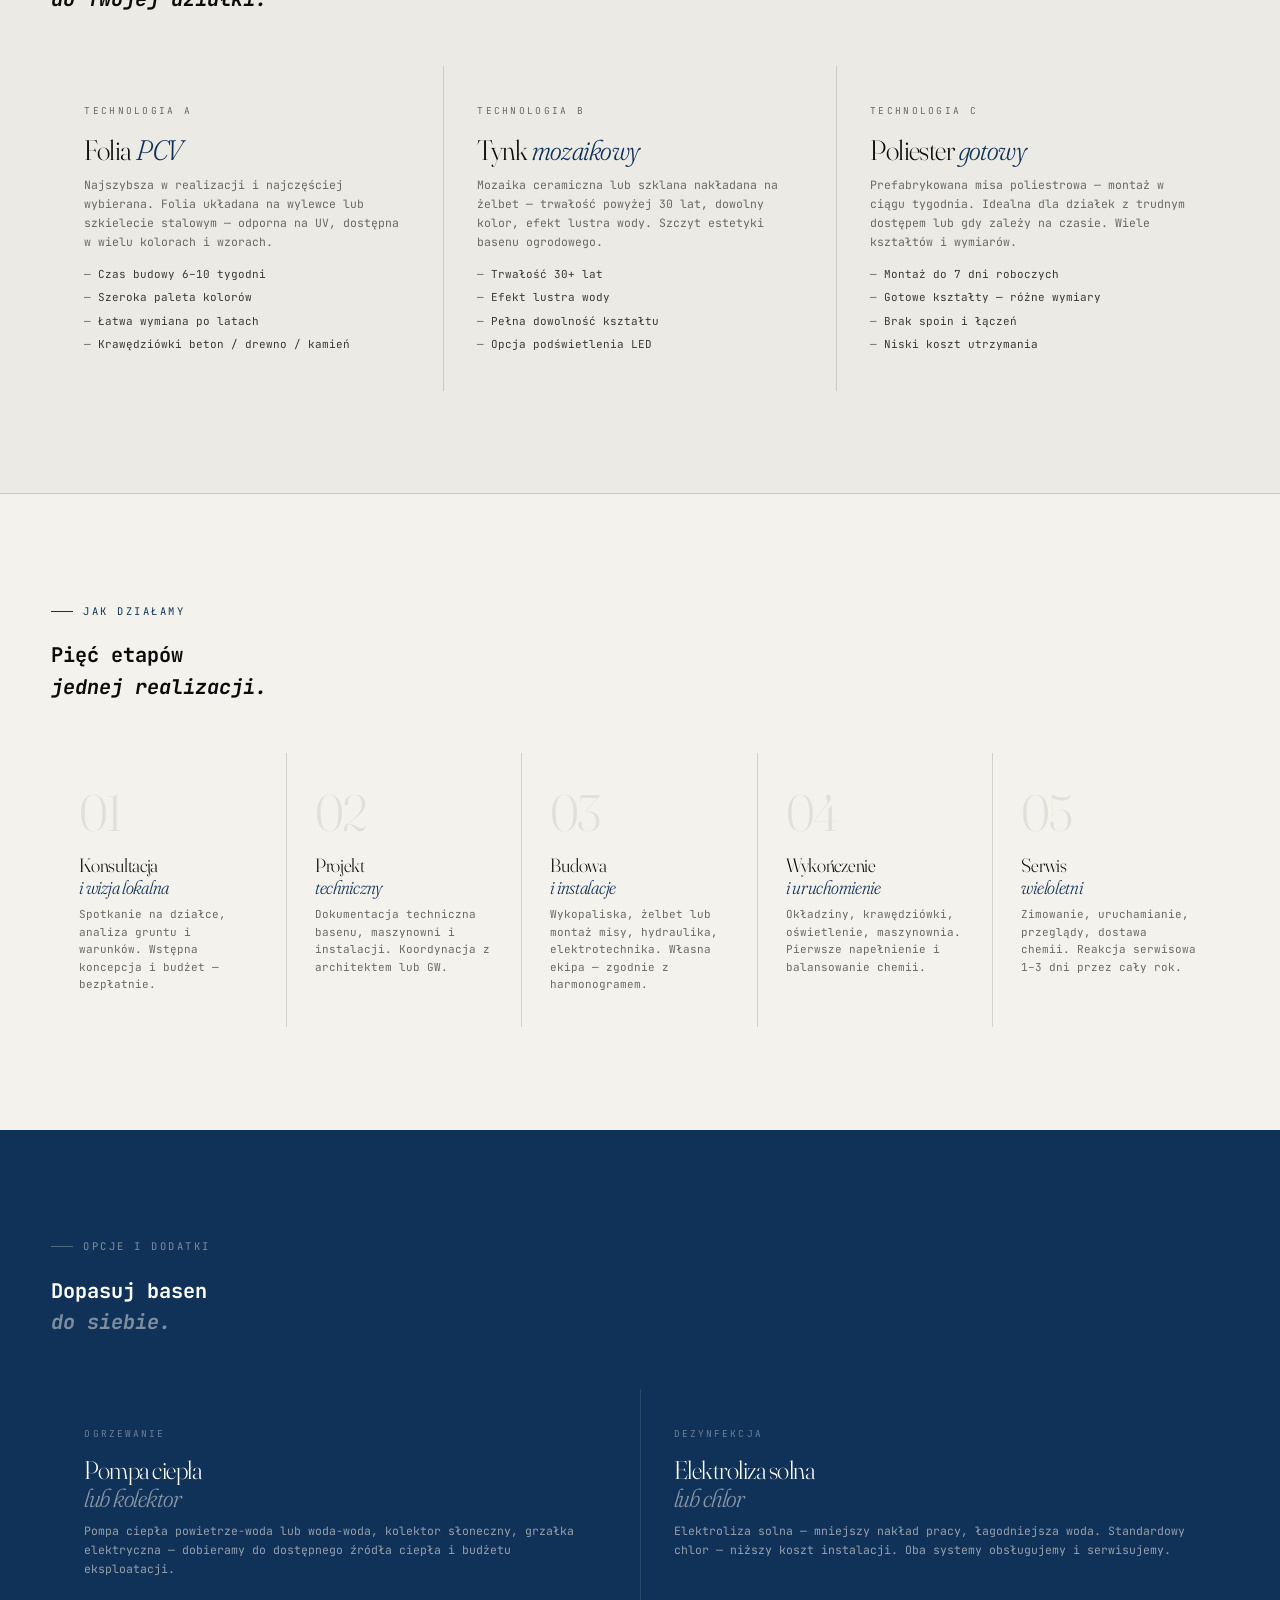
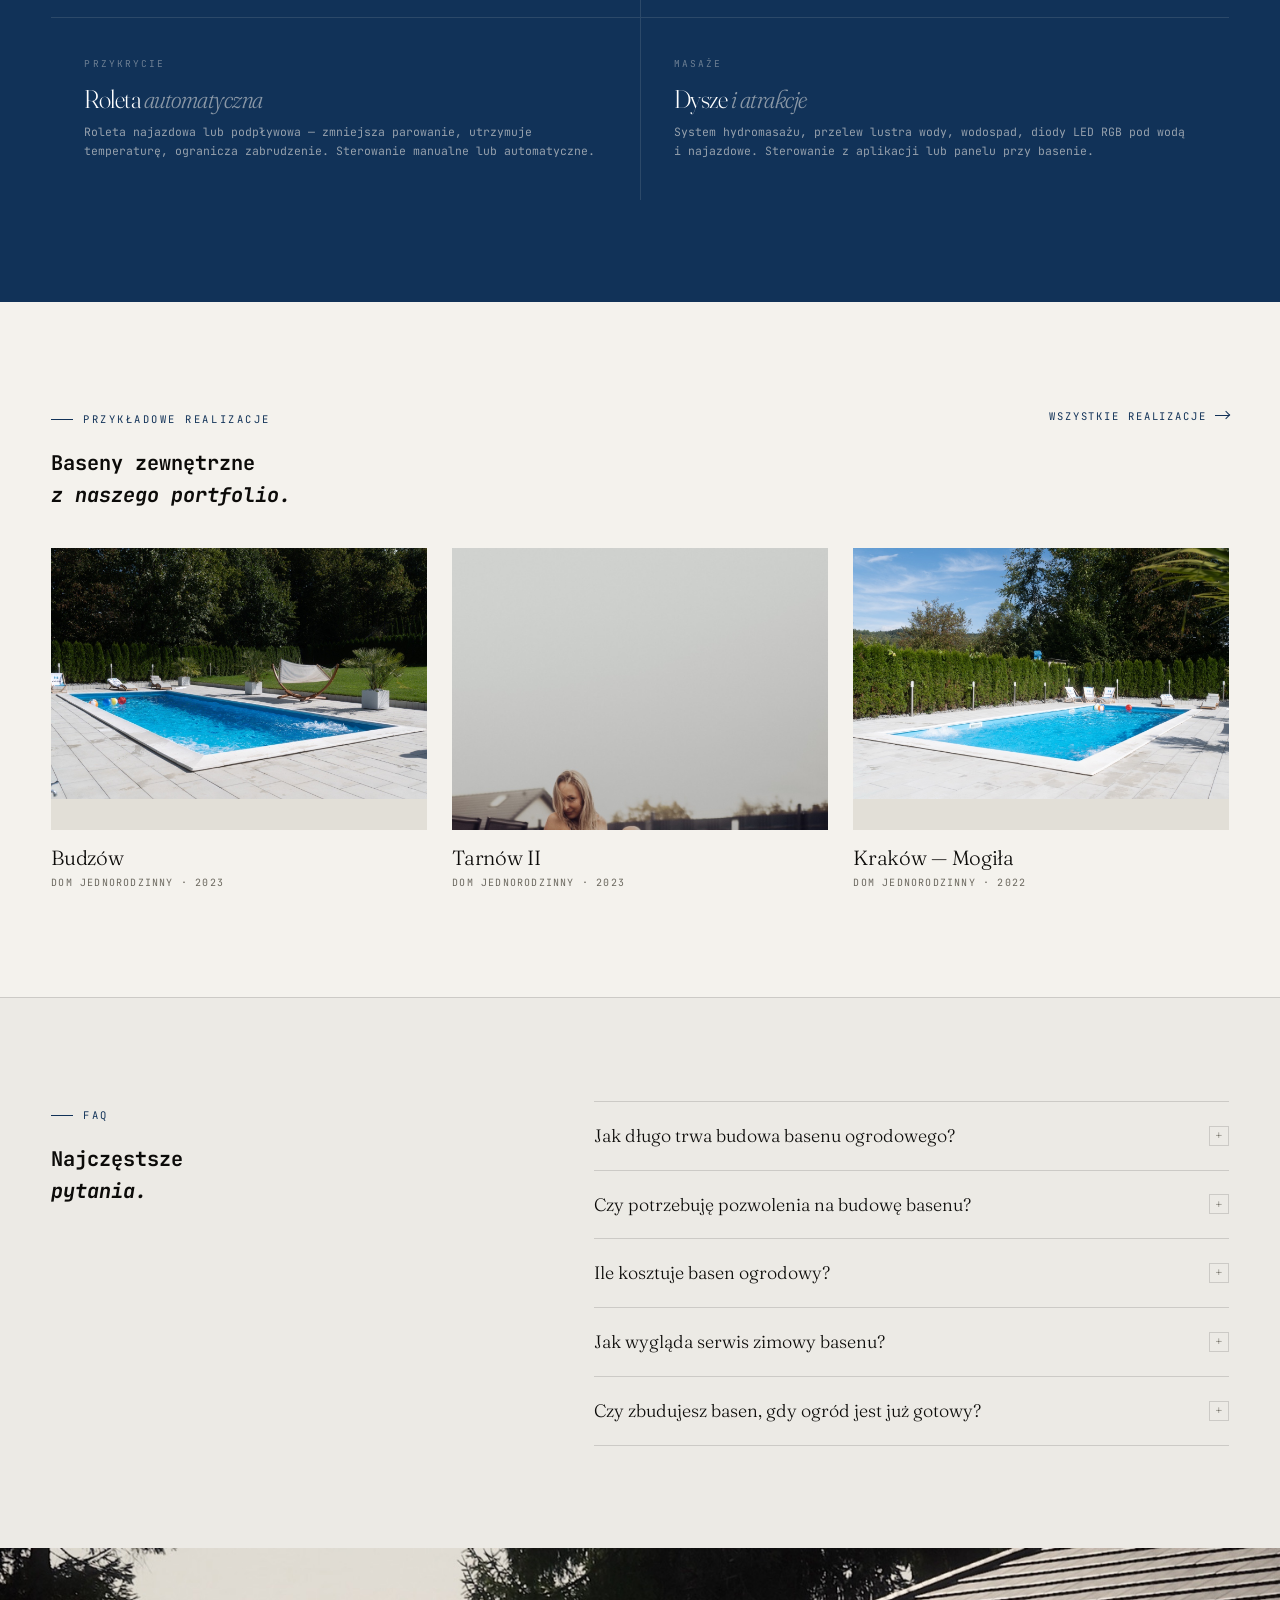
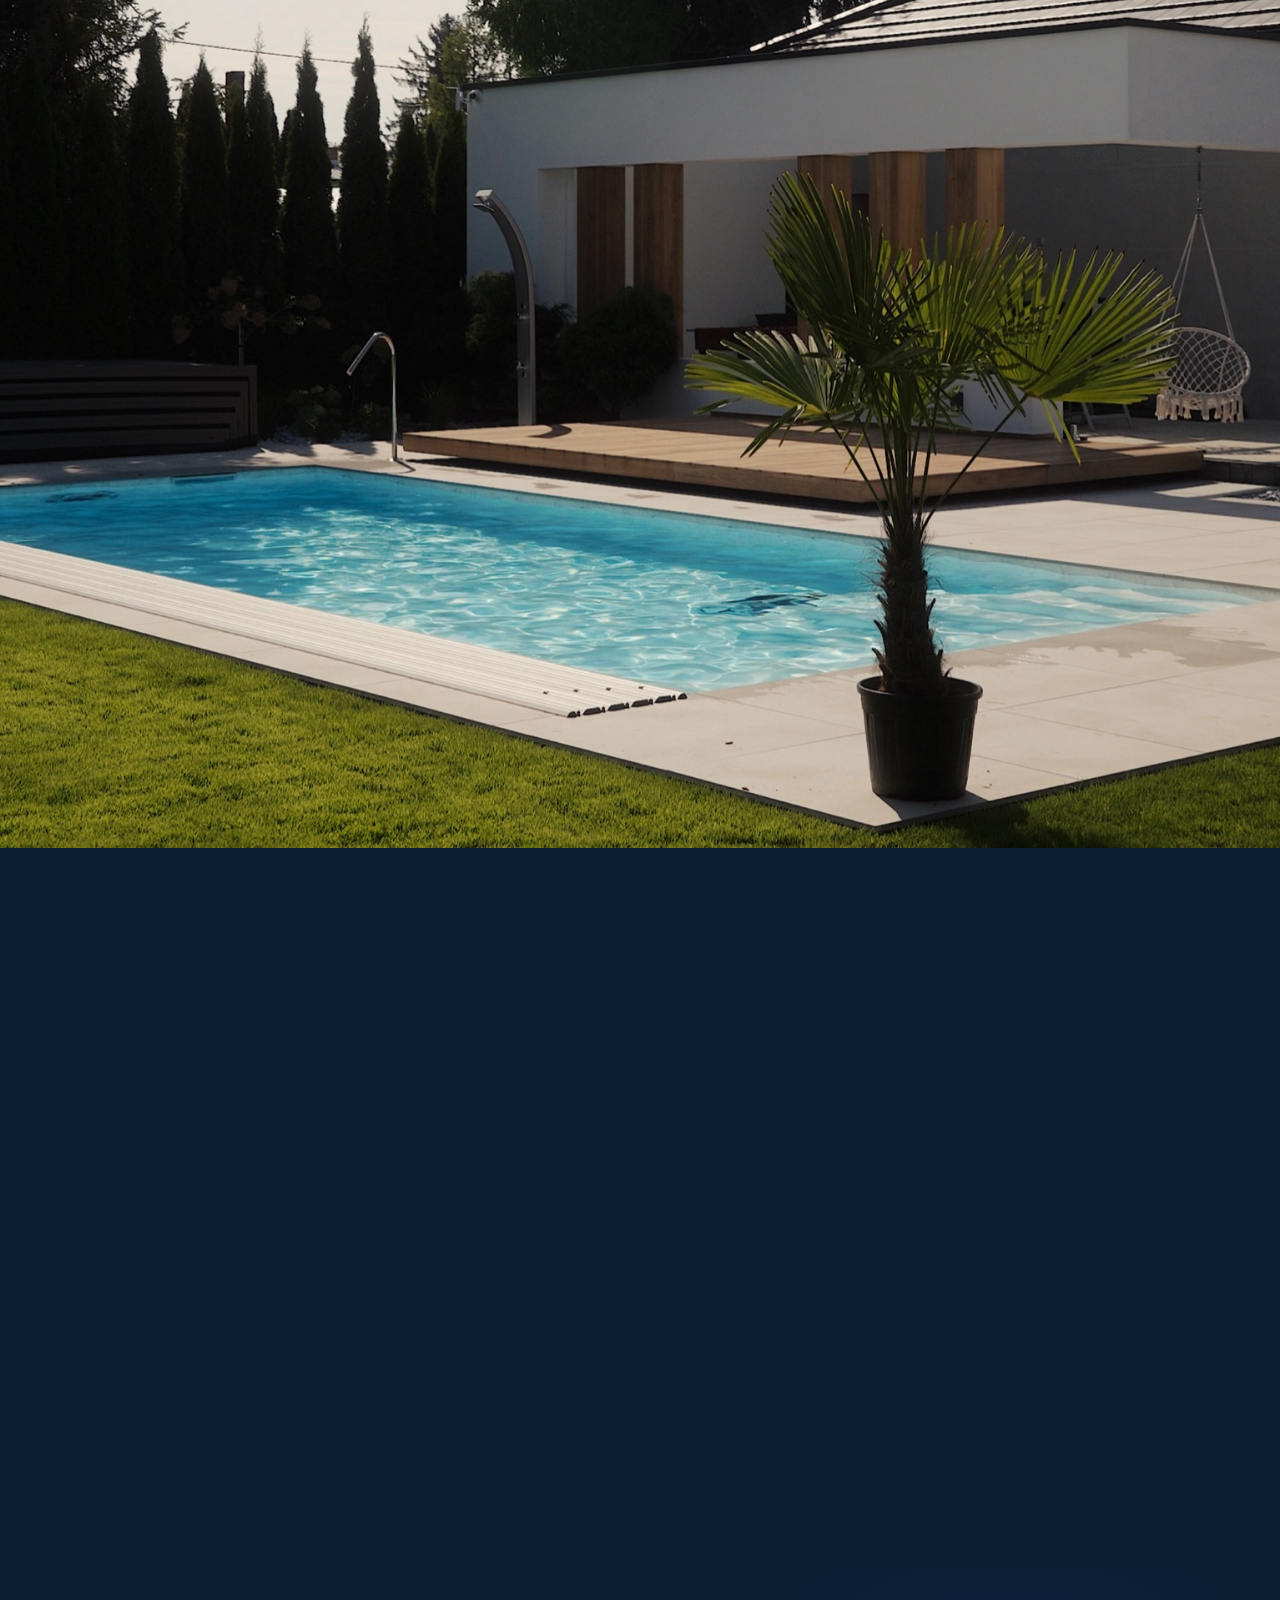
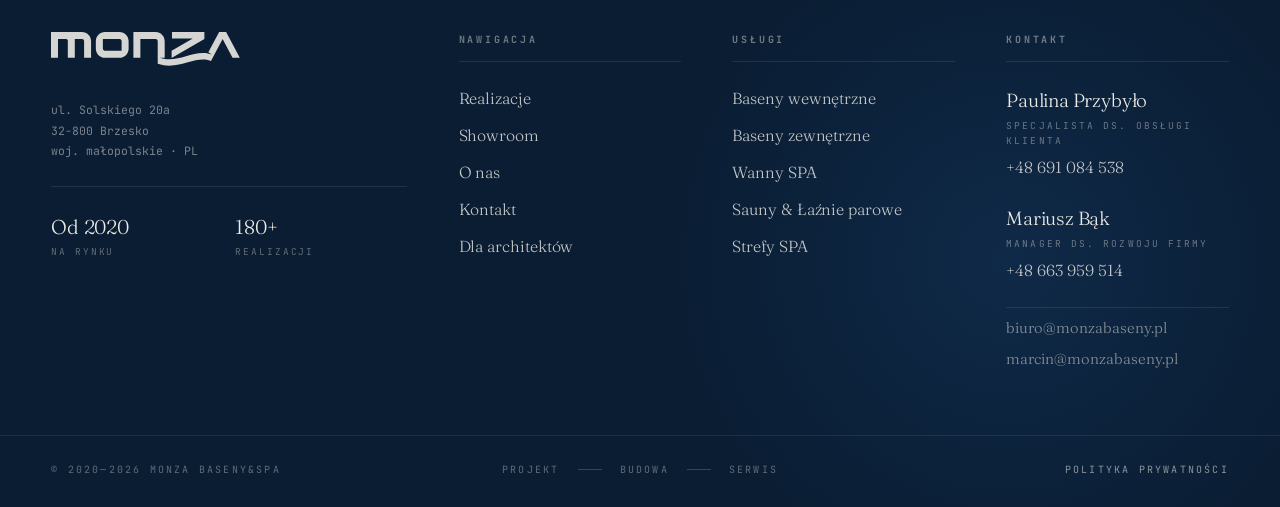
<file: baseny-zewnetrzne.html>
<!doctype html>
<html lang="pl">
<head>
<meta charset="utf-8" />
<meta name="viewport" content="width=device-width, initial-scale=1" />
<title>Baseny zewnętrzne — MONZA baseny&amp;SPA</title>
<meta name="description" content="Baseny zewnętrzne na zamówienie — projekt, budowa i serwis. MONZA baseny&SPA, Brzesko. Małopolska, Podkarpacie, Śląsk." />
<meta name="theme-color" content="#113258" />
<link rel="preconnect" href="https://fonts.googleapis.com" />
<link rel="preconnect" href="https://fonts.gstatic.com" crossorigin />
<link href="https://fonts.googleapis.com/css2?family=Fraunces:ital,opsz,wght@0,9..144,300..900;1,9..144,300..900&family=JetBrains+Mono:wght@400;500;600&display=swap" rel="stylesheet" />
<style>
:root{
  --navy:#113258;--navy-deep:#0A1D33;--cream:#ECEAE5;--cream-2:#E2DFD7;--paper:#F4F2ED;
  --ink:#0C0B09;--ink-2:#3A3830;--muted:#6B685F;--line:rgba(12,11,9,.14);
  --f-mono:"JetBrains Mono",ui-monospace,monospace;--f-serif:"Fraunces",Georgia,serif;
  --edge:clamp(20px,4vw,64px);
}
*,*::before,*::after{box-sizing:border-box;margin:0;padding:0}
:focus-visible{outline:2px solid var(--navy);outline-offset:3px}
html{scroll-behavior:smooth}
html,body{background:var(--paper);color:var(--ink);font-family:var(--f-mono);-webkit-font-smoothing:antialiased;font-size:13.5px;line-height:1.55}
body{overflow-x:hidden}
a{color:inherit;text-decoration:none}
img,svg{display:block;max-width:100%}
button{font:inherit;color:inherit;background:none;border:0;cursor:pointer}
::selection{background:var(--navy);color:var(--cream)}
body::before{content:"";position:fixed;inset:0;pointer-events:none;z-index:999;opacity:.04;mix-blend-mode:multiply;
  background-image:url("data:image/svg+xml;utf8,<svg xmlns='http://www.w3.org/2000/svg' width='240' height='240'><filter id='n'><feTurbulence type='fractalNoise' baseFrequency='.9' numOctaves='2'/><feColorMatrix values='0 0 0 0 .07  0 0 0 0 .2  0 0 0 0 .35  0 0 0 .6 0'/></filter><rect width='100%' height='100%' filter='url(%23n)'/></svg>")}

/* topbar */
.topbar{background:var(--navy-deep);color:rgba(236,234,229,.7);font-family:var(--f-mono);font-size:10.5px;letter-spacing:.18em;text-transform:uppercase;display:grid;grid-template-columns:1fr auto;align-items:center;padding:10px var(--edge);gap:24px;position:relative;z-index:50}
.topbar .l{display:flex;align-items:center;gap:10px;flex-wrap:wrap}
.topbar .dot{width:5px;height:5px;border-radius:50%;background:#4CAF50;flex-shrink:0}
.topbar .r{display:flex;align-items:center;gap:8px;white-space:nowrap}
.topbar .r a{color:rgba(236,234,229,.9);font-weight:500;display:inline-flex;align-items:center;gap:8px;transition:color .3s}
.topbar .r a:hover{color:#fff}
.topbar .arr{display:inline-block;width:14px;height:1px;background:currentColor;position:relative}
.topbar .arr::after{content:"";position:absolute;right:0;top:-3px;width:6px;height:6px;border-top:1px solid currentColor;border-right:1px solid currentColor;transform:rotate(45deg)}

/* nav */
.sticky-nav{background:var(--cream);color:var(--ink);box-shadow:0 2px 20px -8px rgba(12,11,9,.18);position:sticky;top:0;z-index:60}
.sticky-nav .sn-header{display:grid;grid-template-columns:auto 1fr auto;align-items:center;gap:40px;padding:16px var(--edge)}
.sticky-nav .sn-logo{height:36px;width:auto;color:var(--navy);display:block}
.sn-links{display:flex;gap:36px;list-style:none;margin-left:8px}
.sn-links a{font-family:var(--f-mono);font-size:12px;letter-spacing:.14em;text-transform:uppercase;color:var(--ink);position:relative;padding:4px 0;transition:opacity .3s}
.sn-links a:hover{opacity:.55}
.sn-links a::after{content:"";position:absolute;left:50%;bottom:-3px;width:0;height:1px;background:var(--navy);transition:width .3s,left .3s}
.sn-links a:hover::after{width:100%;left:0}
.sn-links .active>a{color:var(--navy)}
.sn-links .active>a::after{width:100%;left:0}
.sn-links .has-drop{position:relative}
.sn-links .has-drop::after{content:"";position:absolute;left:0;right:0;top:100%;height:14px;display:block;pointer-events:none}
.sn-links .has-drop>a::before{content:"▾";margin-left:5px;font-size:9px;vertical-align:1px}
.sn-links .drop{display:none;position:absolute;top:100%;left:0;background:var(--cream);min-width:210px;padding:14px 0 12px;list-style:none;border:1px solid var(--line);box-shadow:0 12px 32px -8px rgba(12,11,9,.15)}
.sn-links .has-drop:hover .drop{display:block}
.sn-links .drop li a{display:block;padding:9px 20px;font-size:11px;letter-spacing:.14em;color:var(--ink-2);white-space:nowrap;transition:color .2s,background .2s}
.sn-links .drop li a::after{display:none}
.sn-links .drop li a:hover{color:var(--navy);background:rgba(27,74,125,.04);opacity:1}
.sn-links .drop .active-sub a{color:var(--navy)}
.sn-right{display:flex;align-items:center;gap:20px;justify-content:flex-end}
.sn-right .tel{font-family:var(--f-mono);font-size:13px;color:var(--ink);letter-spacing:.04em;transition:color .3s}
.sn-right .tel:hover{color:var(--navy)}
.sn-cta{display:inline-flex;align-items:center;padding:11px 22px;background:var(--navy);color:#fff;font-family:var(--f-mono);font-size:11px;letter-spacing:.18em;text-transform:uppercase;transition:background .3s}
.sn-cta:hover{background:var(--navy-deep)}

/* breadcrumb */
.breadcrumb{padding:20px var(--edge);border-bottom:1px solid var(--line)}
.breadcrumb-inner{max-width:1200px;margin:0 auto;display:flex;align-items:center;gap:8px;font-family:var(--f-mono);font-size:10px;letter-spacing:.18em;text-transform:uppercase;color:var(--muted)}
.breadcrumb a{color:var(--muted);transition:color .2s}
.breadcrumb a:hover{color:var(--navy)}
.breadcrumb .sep{opacity:.4}

/* hero */
.page-hero{background:var(--navy-deep);padding:clamp(72px,9vw,128px) var(--edge) clamp(64px,8vw,112px);position:relative;overflow:hidden}
.page-hero::after{content:"";position:absolute;top:-20%;right:-8%;width:700px;height:700px;border-radius:50%;background:radial-gradient(circle,rgba(27,74,125,.32) 0%,transparent 65%);pointer-events:none}
.page-hero-inner{max-width:1200px;margin:0 auto;position:relative;z-index:1;display:grid;grid-template-columns:1fr 1fr;gap:clamp(48px,5vw,80px);align-items:end}
.page-hero .eyebrow{font-family:var(--f-mono);font-size:10.5px;letter-spacing:.28em;text-transform:uppercase;color:rgba(236,234,229,.5);display:inline-flex;align-items:center;gap:14px;margin-bottom:24px}
.page-hero .eyebrow::before{content:"";width:32px;height:1px;background:rgba(236,234,229,.3)}
.page-hero h1{font-family:var(--f-serif);font-weight:300;font-size:clamp(48px,6.4vw,96px);line-height:1.0;letter-spacing:-.03em;color:#fff;font-variation-settings:"opsz" 144}
.page-hero h1 i{font-style:italic;font-variation-settings:"opsz" 144,"SOFT" 80,"WONK" 1;background:linear-gradient(to bottom,#fff 0%,#F2EFE8 28%,#B9A687 70%,#7A6A4F 100%);-webkit-background-clip:text;background-clip:text;-webkit-text-fill-color:transparent}
.page-hero-lead{color:rgba(236,234,229,.75)}
.page-hero-lead p{font-family:var(--f-serif);font-weight:300;font-size:clamp(17px,1.4vw,21px);line-height:1.6;font-variation-settings:"opsz" 14;margin-bottom:32px}
.page-hero-actions{display:flex;gap:12px;flex-wrap:wrap}
.btn-white{display:inline-flex;align-items:center;gap:10px;padding:14px 26px;background:#fff;color:var(--navy);font-family:var(--f-mono);font-size:11px;letter-spacing:.18em;text-transform:uppercase;transition:opacity .3s}
.btn-white:hover{opacity:.88}
.btn-ghost-w{display:inline-flex;align-items:center;gap:10px;padding:13px 26px;border:1px solid rgba(236,234,229,.35);color:rgba(236,234,229,.9);font-family:var(--f-mono);font-size:11px;letter-spacing:.18em;text-transform:uppercase;transition:all .3s}
.btn-ghost-w:hover{background:rgba(236,234,229,.1);border-color:rgba(236,234,229,.6)}

/* section common */
.section{padding:clamp(64px,8vw,112px) var(--edge)}
.section-inner{max-width:1200px;margin:0 auto}
.section-eyebrow{font-family:var(--f-mono);font-size:10.5px;letter-spacing:.24em;text-transform:uppercase;color:var(--navy);display:inline-flex;align-items:center;gap:10px;margin-bottom:20px}
.section-eyebrow::before{content:"";width:22px;height:1px;background:var(--navy)}
.section h2{font-family:var(--f-serif);font-weight:300;font-size:clamp(36px,4.4vw,64px);line-height:1.05;letter-spacing:-.025em;color:var(--ink);font-variation-settings:"opsz" 144;margin-bottom:clamp(32px,4vw,56px)}
.section h2 i{font-style:italic;color:var(--muted);font-variation-settings:"opsz" 144,"SOFT" 80,"WONK" 1}

/* intro split */
.intro-grid{display:grid;grid-template-columns:1.1fr 1fr;gap:clamp(56px,7vw,112px);align-items:start}
.intro-body p{font-family:var(--f-serif);font-weight:300;font-size:clamp(16px,1.3vw,19px);line-height:1.7;color:var(--ink-2);font-variation-settings:"opsz" 14;margin-bottom:20px}
.intro-body p:last-child{margin-bottom:0}
.intro-body p strong{color:var(--ink);font-weight:400}
.intro-img{aspect-ratio:4/5;background:linear-gradient(135deg,var(--navy-deep) 0%,var(--navy) 100%);overflow:hidden;display:flex;align-items:center;justify-content:center}
.intro-img img{width:100%;height:100%;object-fit:cover}
.intro-img svg{opacity:.1;width:50%;max-width:160px}

/* technologies */
.tech-section{background:var(--cream);border-top:1px solid var(--line);border-bottom:1px solid var(--line);padding:clamp(64px,8vw,112px) var(--edge)}
.tech-inner{max-width:1200px;margin:0 auto}
.tech-grid{display:grid;grid-template-columns:repeat(3,1fr);gap:1px;background:var(--line);margin-top:clamp(32px,4vw,52px)}
.tech-item{background:var(--cream);padding:clamp(28px,3vw,44px) clamp(24px,2.6vw,40px)}
.tech-item .ti-n{font-family:var(--f-mono);font-size:9.5px;letter-spacing:.24em;text-transform:uppercase;color:var(--muted);margin-bottom:16px}
.tech-item h3{font-family:var(--f-serif);font-weight:300;font-size:clamp(22px,2.2vw,30px);line-height:1.1;letter-spacing:-.02em;color:var(--ink);font-variation-settings:"opsz" 144;margin-bottom:10px}
.tech-item h3 i{font-style:italic;color:var(--navy);font-variation-settings:"opsz" 144,"SOFT" 60,"WONK" 1}
.tech-item p{font-family:var(--f-mono);font-size:11.5px;line-height:1.65;color:var(--muted);margin-bottom:14px}
.tech-item ul{list-style:none;display:flex;flex-direction:column;gap:7px}
.tech-item ul li{font-family:var(--f-mono);font-size:11px;color:var(--ink-2);padding-left:14px;position:relative;line-height:1.5}
.tech-item ul li::before{content:"—";position:absolute;left:0;color:var(--muted)}

/* process */
.process-section{padding:clamp(64px,8vw,112px) var(--edge)}
.process-inner{max-width:1200px;margin:0 auto}
.process-steps{display:grid;grid-template-columns:repeat(5,1fr);gap:0;margin-top:clamp(32px,4vw,52px)}
.process-step{padding:clamp(24px,2.6vw,40px) clamp(20px,2.2vw,32px);border-right:1px solid var(--line);position:relative}
.process-step:last-child{border-right:0}
.process-step .ps-n{font-family:var(--f-serif);font-weight:300;font-size:clamp(40px,4vw,60px);line-height:1;color:var(--cream-2);letter-spacing:-.04em;font-variation-settings:"opsz" 144;display:block;margin-bottom:16px}
.process-step h3{font-family:var(--f-serif);font-weight:300;font-size:clamp(16px,1.5vw,20px);line-height:1.15;letter-spacing:-.015em;color:var(--ink);font-variation-settings:"opsz" 144;margin-bottom:8px}
.process-step h3 i{font-style:italic;color:var(--navy);font-variation-settings:"opsz" 144,"SOFT" 60,"WONK" 1}
.process-step p{font-family:var(--f-mono);font-size:11px;line-height:1.6;color:var(--muted)}

/* options */
.options-section{background:var(--navy);padding:clamp(64px,8vw,112px) var(--edge)}
.options-inner{max-width:1200px;margin:0 auto}
.options-inner .section-eyebrow{color:rgba(236,234,229,.5)}
.options-inner .section-eyebrow::before{background:rgba(236,234,229,.3)}
.options-inner h2{color:#fff}
.options-inner h2 i{color:rgba(236,234,229,.5);font-variation-settings:"opsz" 144,"SOFT" 80,"WONK" 1}
.options-grid{display:grid;grid-template-columns:1fr 1fr;gap:1px;background:rgba(236,234,229,.12)}
.option-item{background:var(--navy);padding:clamp(28px,3vw,44px) clamp(24px,2.6vw,40px)}
.option-item .oi-n{font-family:var(--f-mono);font-size:9.5px;letter-spacing:.22em;text-transform:uppercase;color:rgba(236,234,229,.42);margin-bottom:14px}
.option-item h3{font-family:var(--f-serif);font-weight:300;font-size:clamp(22px,2vw,28px);line-height:1.1;letter-spacing:-.02em;color:#fff;font-variation-settings:"opsz" 144;margin-bottom:10px}
.option-item h3 i{font-style:italic;font-variation-settings:"opsz" 144,"SOFT" 60,"WONK" 1;color:rgba(236,234,229,.55)}
.option-item p{font-family:var(--f-mono);font-size:11.5px;line-height:1.65;color:rgba(236,234,229,.6)}

/* realizations strip */
.real-strip{padding:clamp(64px,8vw,112px) var(--edge)}
.real-strip-inner{max-width:1200px;margin:0 auto}
.real-strip-head{display:flex;align-items:baseline;justify-content:space-between;margin-bottom:clamp(24px,3vw,40px);gap:24px}
.real-strip-head h2{margin-bottom:0}
.real-strip-link{font-family:var(--f-mono);font-size:10.5px;letter-spacing:.18em;text-transform:uppercase;color:var(--navy);white-space:nowrap;display:inline-flex;align-items:center;gap:8px;transition:opacity .3s}
.real-strip-link:hover{opacity:.65}
.real-strip-grid{display:grid;grid-template-columns:repeat(3,1fr);gap:clamp(16px,2vw,28px)}
.rs-card{display:block;position:relative;overflow:hidden}
.rs-card:hover .rs-img-ph{transform:scale(1.04)}
.rs-img{aspect-ratio:4/3;overflow:hidden;background:var(--cream-2)}
.rs-img-ph{width:100%;height:100%;background:linear-gradient(135deg,var(--navy-deep) 0%,var(--navy) 100%);display:flex;align-items:center;justify-content:center;transition:transform .6s cubic-bezier(.22,.61,.36,1)}
.rs-img-ph svg{opacity:.12;width:44%;max-width:100px}
.rs-body{padding:16px 0 4px}
.rs-title{font-family:var(--f-serif);font-weight:300;font-size:clamp(18px,1.6vw,22px);color:var(--ink);letter-spacing:-.015em;font-variation-settings:"opsz" 14;line-height:1.15;margin-bottom:6px}
.rs-meta{font-family:var(--f-mono);font-size:10px;letter-spacing:.12em;text-transform:uppercase;color:var(--muted)}

/* faq */
.faq-section{background:var(--cream);border-top:1px solid var(--line);padding:clamp(64px,8vw,112px) var(--edge)}
.faq-inner{max-width:1200px;margin:0 auto;display:grid;grid-template-columns:1fr 1.4fr;gap:clamp(56px,7vw,112px);align-items:start}
.faq-list{display:flex;flex-direction:column;gap:0}
.faq-item{border-bottom:1px solid var(--line)}
.faq-item:first-child{border-top:1px solid var(--line)}
.faq-q{width:100%;text-align:left;padding:20px 0;display:flex;align-items:center;justify-content:space-between;gap:16px;font-family:var(--f-serif);font-weight:300;font-size:clamp(16px,1.4vw,19px);color:var(--ink);font-variation-settings:"opsz" 14;cursor:pointer;transition:color .2s}
.faq-q:hover{color:var(--navy)}
.faq-q .fq-icon{flex-shrink:0;width:20px;height:20px;border:1px solid var(--line);display:flex;align-items:center;justify-content:center;font-size:14px;color:var(--muted);transition:all .2s;font-style:normal}
.faq-item.open .fq-icon{background:var(--navy);border-color:var(--navy);color:#fff}
.faq-a{display:none;padding:0 0 20px;font-family:var(--f-mono);font-size:12px;line-height:1.7;color:var(--muted)}
.faq-item.open .faq-a{display:block}

/* pin-cta (z index.html) */
.pin-cta{position:relative;min-height:180vh;background:var(--navy-deep)}
.pin-sticky{position:sticky;top:0;height:100vh;min-height:620px;overflow:hidden;background:var(--navy-deep)}
.pin-sticky::before{content:"";position:absolute;inset:0;background:radial-gradient(ellipse at 50% 55%,rgba(27,74,125,.28) 0%,transparent 65%);pointer-events:none;z-index:0}
.pin-img-box{position:absolute;inset:0;width:100%;height:100%;overflow:hidden;will-change:opacity;z-index:1}
.pin-img-box img,.pin-img-box video{width:100%;height:100%;object-fit:cover;display:block;filter:saturate(.95) contrast(1.02);will-change:opacity}
.pin-cta-overlay{position:absolute;inset:0;z-index:4;display:flex;flex-direction:column;align-items:center;justify-content:center;gap:clamp(20px,2.2vw,32px);padding:clamp(60px,8vw,120px) clamp(24px,5vw,80px);text-align:center;color:var(--cream);opacity:0;will-change:opacity;pointer-events:none}
.pin-cta-overlay>*{pointer-events:auto}
.pin-cta-overlay h2{font-family:var(--f-serif);font-weight:300;font-size:clamp(56px,8.6vw,148px);line-height:.92;letter-spacing:-.03em;font-variation-settings:"opsz" 144;margin:0;background:linear-gradient(to bottom,#fff 0%,#F2EFE8 28%,#B9A687 70%,#7A6A4F 100%);-webkit-background-clip:text;background-clip:text;-webkit-text-fill-color:transparent;color:transparent}
.pin-cta-overlay h2 i{font-style:italic;font-variation-settings:"opsz" 144,"SOFT" 80,"WONK" 1}
.pin-cta-overlay p{font-family:var(--f-serif);font-weight:300;font-size:clamp(17px,1.4vw,21px);line-height:1.55;color:rgba(236,234,229,.82);max-width:56ch;font-variation-settings:"opsz" 14;margin:0}
.pin-cta-overlay .pair{display:flex;flex-wrap:wrap;gap:14px;margin-top:8px;justify-content:center}
.btn{display:inline-flex;align-items:center;gap:10px;padding:14px 24px;border:1px solid var(--navy);color:var(--navy);font-family:var(--f-mono);font-size:11px;letter-spacing:.18em;text-transform:uppercase;background:transparent;transition:all .3s}
.btn:hover{background:var(--navy);color:var(--cream)}
.btn .arr{display:inline-block;width:16px;height:1px;background:currentColor;position:relative}
.btn .arr::after{content:"";position:absolute;right:0;top:-3px;width:6px;height:6px;border-top:1px solid currentColor;border-right:1px solid currentColor;transform:rotate(45deg)}
.btn-solid{background:var(--navy);color:var(--cream);border-color:var(--navy)}
.btn-solid:hover{background:var(--ink);border-color:var(--ink);color:var(--cream)}
.pin-cta-overlay .btn{border-color:var(--cream);color:var(--cream)}
.pin-cta-overlay .btn:hover{background:var(--cream);color:var(--navy)}
.pin-cta-overlay .btn-solid{background:var(--cream);color:var(--navy);border-color:var(--cream)}
.pin-cta-overlay .btn-solid:hover{background:transparent;color:var(--cream)}
.arr{display:inline-block;width:14px;height:1px;background:currentColor;position:relative}
.arr::after{content:"";position:absolute;right:0;top:-3px;width:6px;height:6px;border-top:1px solid currentColor;border-right:1px solid currentColor;transform:rotate(45deg)}

/* footer */
footer.foot{background:var(--navy-deep);color:rgba(236,234,229,.7);position:relative;overflow:hidden}
footer.foot::after{content:"";position:absolute;top:-20%;right:-10%;width:800px;height:800px;border-radius:50%;background:radial-gradient(circle,rgba(27,74,125,.28) 0%,transparent 60%);pointer-events:none}
.foot-grid{position:relative;z-index:1;max-width:1440px;margin:0 auto;padding:clamp(48px,5vw,72px) var(--edge);display:grid;grid-template-columns:1.6fr 1fr 1fr 1fr;gap:clamp(40px,4vw,64px)}
.foot-brand .f-brand{margin-bottom:28px}
.foot-brand .f-brand-mark{height:40px;width:auto;color:rgba(236,234,229,.9)}
.foot-brand .ad{font-family:var(--f-mono);font-size:11.5px;line-height:1.8;color:rgba(236,234,229,.5);margin-bottom:24px;padding-bottom:24px;border-bottom:1px solid rgba(236,234,229,.1)}
.foot-brand .meta{display:grid;grid-template-columns:1fr 1fr;gap:12px}
.foot-brand .meta>div{display:flex;flex-direction:column;gap:3px}
.foot-brand .meta>div em{font-family:var(--f-serif);font-weight:300;font-size:20px;color:var(--cream);font-style:normal;letter-spacing:-.01em}
.foot-brand .meta>div span{font-family:var(--f-mono);font-size:9.5px;letter-spacing:.2em;text-transform:uppercase;color:rgba(236,234,229,.38)}
.foot-col h5{font-family:var(--f-mono);font-size:10px;letter-spacing:.28em;text-transform:uppercase;color:rgba(236,234,229,.45);margin:0 0 24px;padding-bottom:14px;border-bottom:1px solid rgba(236,234,229,.1)}
.foot-col ul{list-style:none;display:grid;gap:12px}
.foot-col ul a{font-family:var(--f-serif);font-weight:300;font-size:16px;color:rgba(236,234,229,.82);transition:color .3s,transform .3s;letter-spacing:-.005em;font-variation-settings:"opsz" 14;display:inline-block}
.foot-col ul a:hover{color:var(--cream);transform:translateX(3px)}
.ft-persons{display:grid;gap:24px}
.ft-person{display:flex;flex-direction:column;gap:3px}
.ft-name{font-family:var(--f-serif);font-weight:300;font-size:19px;color:var(--cream);letter-spacing:-.01em;font-variation-settings:"opsz" 14}
.ft-role{font-family:var(--f-mono);font-size:9.5px;letter-spacing:.22em;text-transform:uppercase;color:rgba(236,234,229,.42)}
.ft-tel{font-family:var(--f-serif);font-weight:300;font-size:16px;color:rgba(236,234,229,.82);text-decoration:none;margin-top:4px;transition:color .3s}
.ft-tel:hover{color:var(--cream)}
.ft-emails{display:flex;flex-direction:column;gap:8px;padding-top:8px;border-top:1px solid rgba(236,234,229,.1)}
.ft-emails a{font-family:var(--f-serif);font-weight:300;font-size:15px;color:rgba(236,234,229,.55);text-decoration:none;transition:color .3s}
.ft-emails a:hover{color:rgba(236,234,229,.82)}
.foot-bar{position:relative;z-index:1;max-width:1440px;margin:0 auto;padding:26px var(--edge) 30px;display:grid;grid-template-columns:1fr auto 1fr;gap:24px;border-top:1px solid rgba(236,234,229,.08);font-family:var(--f-mono);font-size:10px;letter-spacing:.22em;text-transform:uppercase;color:rgba(236,234,229,.38);align-items:center}
.foot-bar .c{text-align:center;display:flex;gap:18px;align-items:center;justify-content:center}
.foot-bar .c .ln{width:24px;height:1px;background:rgba(236,234,229,.2)}
.foot-bar .r{text-align:right}
.foot-bar a{color:rgba(236,234,229,.58);transition:color .3s}
.foot-bar a:hover{color:var(--cream)}

@media(max-width:960px){
  .page-hero-inner,.intro-grid,.faq-inner{grid-template-columns:1fr}
  .process-steps{grid-template-columns:1fr 1fr;border-top:1px solid var(--line)}
  .process-step{border-top:0;border-right:1px solid var(--line)}
  .process-step:nth-child(even){border-right:0}
  .options-grid,.tech-grid{grid-template-columns:1fr 1fr}
  .real-strip-grid{grid-template-columns:1fr 1fr}
  .foot-grid{grid-template-columns:1fr 1fr}
  .sn-links{gap:20px}
}
@media(max-width:600px){
  .process-steps,.options-grid,.tech-grid{grid-template-columns:1fr}
  .process-step{border-right:0;border-bottom:1px solid var(--line)}
  .real-strip-grid{grid-template-columns:1fr}
  .foot-grid{grid-template-columns:1fr}
  .foot-bar{grid-template-columns:1fr;text-align:center;gap:12px}
  .foot-bar .r{text-align:center}
}

/* ===== mobile responsive ===== */
.mn-logo{display:block;width:120px;color:var(--cream);margin:0 0 28px}
.mn-logo svg{width:100%;height:auto;display:block}
.topbar-ext{display:inline}
.hamburger{display:none;width:44px;height:44px;align-items:center;justify-content:center;flex-direction:column;gap:5px;cursor:pointer;background:transparent;border:0;padding:0;z-index:80}
.hamburger span{display:block;width:22px;height:2px;background:var(--ink);transition:transform .3s,opacity .25s}
.hamburger.open span:nth-child(1){transform:translateY(7px) rotate(45deg)}
.hamburger.open span:nth-child(2){opacity:0}
.hamburger.open span:nth-child(3){transform:translateY(-7px) rotate(-45deg)}
.mobile-nav{position:fixed;inset:0;background:var(--navy-deep);color:var(--cream);z-index:75;display:flex;flex-direction:column;padding:24px var(--edge) 24px;overflow-y:auto;transform:translateY(-100%);transition:transform .35s cubic-bezier(.22,.61,.36,1);visibility:hidden}
.mn-close{position:absolute;top:18px;right:var(--edge);width:44px;height:44px;display:flex;align-items:center;justify-content:center;background:transparent;border:1px solid rgba(236,234,229,.25);color:var(--cream);cursor:pointer;padding:0;z-index:5;transition:background .25s,border-color .25s}
.mn-close:hover{background:rgba(236,234,229,.08);border-color:rgba(236,234,229,.55)}
.mn-close svg{width:18px;height:18px;display:block}
.mobile-nav.open{transform:translateY(0);visibility:visible}
.mobile-nav .mn-links{list-style:none;display:flex;flex-direction:column;gap:0;margin:0;padding:0}
.mobile-nav .mn-links>li{border-bottom:1px solid rgba(236,234,229,.1)}
.mobile-nav .mn-links>li>a,.mobile-nav .mn-drop-toggle{display:flex;align-items:center;justify-content:space-between;padding:18px 0;font-family:var(--f-serif);font-weight:300;font-size:24px;color:rgba(236,234,229,.92);font-variation-settings:"opsz" 14;text-decoration:none;background:transparent;border:0;width:100%;text-align:left;cursor:pointer;letter-spacing:-.01em;min-height:44px}
.mobile-nav .mn-drop-toggle::after{content:"▾";font-size:14px;color:rgba(236,234,229,.6);transition:transform .3s}
.mobile-nav .mn-drop.open .mn-drop-toggle::after{transform:rotate(180deg)}
.mobile-nav .mn-sub{list-style:none;max-height:0;overflow:hidden;transition:max-height .35s ease;margin:0;padding:0}
.mobile-nav .mn-drop.open .mn-sub{max-height:600px !important}
.mobile-nav .mn-sub li a{display:block;padding:12px 16px;font-family:var(--f-mono);font-size:13px;letter-spacing:.08em;color:rgba(236,234,229,.6);min-height:44px;display:flex;align-items:center}
.mobile-nav .mn-sub li a:hover{color:var(--cream)}
.mobile-nav .mn-foot{margin-top:auto;padding-top:32px;border-top:1px solid rgba(236,234,229,.12);display:flex;flex-direction:column;gap:16px}
.mobile-nav .mn-foot .mn-tel{font-family:var(--f-serif);font-weight:300;font-size:22px;color:var(--cream);font-variation-settings:"opsz" 14}
.mobile-nav .mn-foot .mn-tel-label{font-family:var(--f-mono);font-size:10px;letter-spacing:.22em;text-transform:uppercase;color:rgba(236,234,229,.45);margin-bottom:4px;display:block}
.mobile-nav .mn-cta{display:inline-flex;justify-content:center;align-items:center;padding:14px 22px;background:var(--cream);color:var(--navy);font-family:var(--f-mono);font-size:12px;letter-spacing:.2em;text-transform:uppercase;text-decoration:none;min-height:48px;margin-top:8px}
body.mn-locked{overflow:hidden}
.mobile-cta-bar{display:none;position:fixed;bottom:0;left:0;right:0;z-index:55;background:var(--cream);border-top:1px solid var(--line);padding:10px var(--edge) calc(10px + env(safe-area-inset-bottom,0px));gap:10px;box-shadow:0 -4px 16px rgba(12,11,9,.08)}
.mobile-cta-bar a{flex:1;display:inline-flex;align-items:center;justify-content:center;gap:8px;padding:14px 12px;font-family:var(--f-mono);font-size:11px;letter-spacing:.16em;text-transform:uppercase;min-height:48px;text-decoration:none}
.mobile-cta-bar .mcb-tel{background:var(--navy);color:#fff}
.mobile-cta-bar .mcb-msg{background:transparent;color:var(--navy);border:1px solid var(--navy)}
.mobile-cta-bar svg{width:14px;height:14px}
@media (max-width:860px){
  .sticky-nav .sn-links,.sticky-nav .sn-right{display:none !important}
  .hamburger{display:inline-flex}
  .sticky-nav .sn-header{grid-template-columns:auto 1fr auto;gap:16px}
  .topbar{font-size:9px;letter-spacing:.12em;padding:8px var(--edge);grid-template-columns:1fr}
  .topbar .r{display:none}
  .topbar-ext{display:none}
  .topbar .l{justify-content:center;text-align:center}
  .mobile-cta-bar{display:flex}
  body{padding-bottom:70px}
  /* Pin-CTA — uproszczona wersja mobile (bez scroll-pin) */
  .pin-cta{min-height:auto;position:relative}
  .pin-sticky{position:relative;top:auto;height:auto;min-height:520px;padding:60px var(--edge)}
  .pin-img-box{position:absolute;inset:0}
  .pin-img-box video,.pin-img-box img{opacity:.32 !important}
  .pin-cta-overlay{position:relative;opacity:1 !important;padding:0;justify-content:center;min-height:420px}
  .pin-cta-overlay h2{font-size:clamp(40px,11vw,64px)}
  .pin-hint,.pin-eyebrow{display:none}

  /* iOS — zapobiega zoom przy focusie na inputach */
  .cmodal-row input,.cmodal-row select,.cmodal-row textarea,.cform-row input,.cform-row select,.cform-row textarea{font-size:16px !important}
  input,select,textarea{font-size:16px}
}
@media (max-width:600px){
  .mobile-nav .mn-links>li>a,.mobile-nav .mn-drop-toggle{font-size:21px;padding:16px 0}
}
</style>
</head>
<body>

<!-- topbar -->
<div class="topbar">
  <div class="l">
    <span class="dot"></span>
    <span>Showroom otwarty — Pn–Pt 08:00–17:00<span class="topbar-ext">&nbsp;·&nbsp; spotkania w innym terminie możliwe po wcześniejszym umówieniu</span></span>
  </div>
  <div class="r">
    <span>Brzesko · ul. Solskiego 20A</span>
    <a href="https://maps.google.com/?q=ul.+Solskiego+20A,+Brzesko" target="_blank" rel="noopener">Wyznacz trasę <span class="arr"></span></a>
  </div>
</div>

<!-- nav -->
<div class="sticky-nav">
  <div class="sn-header">
    <a href="index.html" aria-label="MONZA baseny & SPA — strona główna">
      <svg class="sn-logo" viewBox="0 0 336 71" fill="none" xmlns="http://www.w3.org/2000/svg">
        <path d="M311.102 0.225543L310.989 0H298.343L298.23 0.228676L279.3 36.018L285.349 39.7301C282.953 38.9814 280.575 38.4363 278.22 38.0698C275.917 37.7127 273.64 37.5154 271.372 37.4621C270.924 37.4496 270.47 37.4402 270.022 37.4402C259.547 37.412 249.447 40.2062 239.527 42.9378C224.29 47.148 209.83 51.1388 193.66 45.6882H201.814V16.2047C201.814 7.33956 194.6 0.125302 185.734 0.125302H146.255V45.6819H158.641V12.5114H185.734C187.771 12.5114 189.428 14.1685 189.428 16.2047V45.6819H189.453V56.414C196.554 58.8292 203.386 59.7533 209.943 59.7533C221.812 59.7533 232.82 56.7148 243.001 53.9049C255.628 50.4121 266.921 47.3014 278.342 49.7668C280.231 50.1677 282.117 50.7253 284.009 51.4615L287.063 45.6851L288.422 43.107L304.668 12.3955L322.273 45.6819H335.144L311.102 0.228676V0.225543Z" fill="currentColor"/>
        <path d="M272.248 12.3516V0H214.722V11.5184H251.704L214.086 33.3366V45.685H214.828L272.248 12.3516Z" fill="currentColor"/>
        <path d="M55.0701 0.125488H0V45.6821H12.3861V12.5116H27.0213C28.5876 12.5116 29.8563 13.7803 29.8563 15.3465V45.6852H42.2424V12.5116H55.0701C57.1094 12.5116 58.7634 14.1656 58.7634 16.2048V45.6821H71.1495V16.2048C71.1495 7.32408 63.9509 0.125488 55.0701 0.125488Z" fill="currentColor"/>
        <path d="M121.69 0H95.7119C86.8218 0 79.6138 7.20486 79.6138 16.095V29.5869C79.6138 38.4771 86.8218 45.685 95.7119 45.685H121.69C130.58 45.685 137.785 38.4771 137.785 29.5869V16.095C137.785 7.20799 130.58 0 121.69 0ZM125.321 33.2238H95.4081C93.5693 33.2238 92.0782 31.7327 92.0782 29.8939V12.4644H121.69C123.695 12.4644 125.321 14.0902 125.321 16.095V33.2238Z" fill="currentColor"/>
      </svg>
    </a>
    <nav>
      <ul class="sn-links">
        <li class="has-drop active"><a href="#">Usługi</a>
          <ul class="drop">
            <li><a href="baseny-wewnetrzne.html">Baseny wewnętrzne</a></li>
            <li class="active-sub"><a href="baseny-zewnetrzne.html">Baseny zewnętrzne</a></li>
            <li><a href="wanny-spa.html">Wanny SPA</a></li>
            <li><a href="sauny.html">Sauny</a></li>
            <li><a href="laznie-parowe.html">Łaźnie parowe</a></li>
            <li><a href="strefy-spa.html">Strefy SPA</a></li>
          </ul>
        </li>
        <li><a href="realizacje.html">Realizacje</a></li>
        <li><a href="showroom.html">Showroom</a></li>
        <li><a href="o-nas.html">O&nbsp;nas</a></li>
        <li><a href="kontakt.html">Kontakt</a></li>
        <li><a href="architekci.html">Dla architektów</a></li>
      </ul>
    </nav>
    <div class="sn-right">
      <a href="tel:+48663959514" class="tel">+48&nbsp;663&nbsp;959&nbsp;514</a>
      <a href="kontakt.html" class="sn-cta" data-modal="form">Umów spotkanie</a>
    </div>
  </div>
</div>

<!-- hero -->
<section class="page-hero">
  <div class="page-hero-inner">
    <div>
      <div class="eyebrow">Usługa</div>
      <h1>Baseny<br/><i>zewnętrzne</i></h1>
    </div>
    <div class="page-hero-lead">
      <p>Basen ogrodowy zaprojektowany i zbudowany przez MONZA to inwestycja na dekady. Dobieramy technologię do działki, warunków gruntowych i Twoich potrzeb — a potem budujemy, wykańczamy i serwisujemy.</p>
      <div class="page-hero-actions">
        <a href="kontakt.html" class="btn-white" data-modal="form">Umów konsultację <span class="arr"></span></a>
        <a href="realizacje.html" class="btn-ghost-w">Zobacz realizacje</a>
      </div>
    </div>
  </div>
</section>

<!-- intro -->
<section class="section">
  <div class="section-inner">
    <div class="intro-grid">
      <div>
        <div class="section-eyebrow">O usłudze</div>
        <h2>Od projektu<br/><i>po pierwsze kąpanie.</i></h2>
        <div class="intro-body">
          <p>Realizujemy baseny ogrodowe od podstaw — od analizy terenu i dokumentacji technicznej, przez budowę i wykończenie, po uruchomienie i długoletni serwis. <strong>Jedna firma, jeden kontakt, jedna umowa.</strong></p>
          <p>Zajmujemy się basenami zagłębianymi, naziemnymi i częściowo zagłębianymi. Dobieramy technologię wykonania — żelbet, folia, tynk mozaikowy lub okładziny ceramiczne — do warunków gruntowych, budżetu i estetyki ogrodu.</p>
          <p>Każdy projekt jest indywidualny. Pracujemy zarówno na gotowych projektach ogrodów, jak i od zera — koordynując się z architektem lub projektantem zieleni.</p>
        </div>
      </div>
      <div class="intro-img"><img src="assets/img/realizacje/budzow-a.jpg" alt="Basen zewnętrzny MONZA" /></div>
    </div>
  </div>
</section>

<!-- technologie -->
<div class="tech-section">
  <div class="tech-inner">
    <div class="section-eyebrow">Technologie wykonania</div>
    <h2>Dobieramy metodę<br/><i>do Twojej działki.</i></h2>
    <div class="tech-grid">
      <div class="tech-item">
        <div class="ti-n">Technologia A</div>
        <h3>Folia <i>PCV</i></h3>
        <p>Najszybsza w realizacji i najczęściej wybierana. Folia układana na wylewce lub szkielecie stalowym — odporna na UV, dostępna w wielu kolorach i wzorach.</p>
        <ul>
          <li>Czas budowy 6–10 tygodni</li>
          <li>Szeroka paleta kolorów</li>
          <li>Łatwa wymiana po latach</li>
          <li>Krawędziówki beton / drewno / kamień</li>
        </ul>
      </div>
      <div class="tech-item">
        <div class="ti-n">Technologia B</div>
        <h3>Tynk <i>mozaikowy</i></h3>
        <p>Mozaika ceramiczna lub szklana nakładana na żelbet — trwałość powyżej 30 lat, dowolny kolor, efekt lustra wody. Szczyt estetyki basenu ogrodowego.</p>
        <ul>
          <li>Trwałość 30+ lat</li>
          <li>Efekt lustra wody</li>
          <li>Pełna dowolność kształtu</li>
          <li>Opcja podświetlenia LED</li>
        </ul>
      </div>
      <div class="tech-item">
        <div class="ti-n">Technologia C</div>
        <h3>Poliester <i>gotowy</i></h3>
        <p>Prefabrykowana misa poliestrowa — montaż w ciągu tygodnia. Idealna dla działek z trudnym dostępem lub gdy zależy na czasie. Wiele kształtów i wymiarów.</p>
        <ul>
          <li>Montaż do 7 dni roboczych</li>
          <li>Gotowe kształty — różne wymiary</li>
          <li>Brak spoin i łączeń</li>
          <li>Niski koszt utrzymania</li>
        </ul>
      </div>
    </div>
  </div>
</div>

<!-- proces -->
<section class="process-section">
  <div class="process-inner">
    <div class="section-eyebrow">Jak działamy</div>
    <h2>Pięć etapów<br/><i>jednej realizacji.</i></h2>
    <div class="process-steps">
      <div class="process-step">
        <span class="ps-n">01</span>
        <h3>Konsultacja<br/><i>i wizja lokalna</i></h3>
        <p>Spotkanie na działce, analiza gruntu i warunków. Wstępna koncepcja i budżet — bezpłatnie.</p>
      </div>
      <div class="process-step">
        <span class="ps-n">02</span>
        <h3>Projekt<br/><i>techniczny</i></h3>
        <p>Dokumentacja techniczna basenu, maszynowni i instalacji. Koordynacja z architektem lub GW.</p>
      </div>
      <div class="process-step">
        <span class="ps-n">03</span>
        <h3>Budowa<br/><i>i instalacje</i></h3>
        <p>Wykopaliska, żelbet lub montaż misy, hydraulika, elektrotechnika. Własna ekipa — zgodnie z harmonogramem.</p>
      </div>
      <div class="process-step">
        <span class="ps-n">04</span>
        <h3>Wykończenie<br/><i>i uruchomienie</i></h3>
        <p>Okładziny, krawędziówki, oświetlenie, maszynownia. Pierwsze napełnienie i balansowanie chemii.</p>
      </div>
      <div class="process-step">
        <span class="ps-n">05</span>
        <h3>Serwis<br/><i>wieloletni</i></h3>
        <p>Zimowanie, uruchamianie, przeglądy, dostawa chemii. Reakcja serwisowa 1–3 dni przez cały rok.</p>
      </div>
    </div>
  </div>
</section>

<!-- opcje -->
<div class="options-section">
  <div class="options-inner">
    <div class="section-eyebrow">Opcje i dodatki</div>
    <h2>Dopasuj basen<br/><i>do siebie.</i></h2>
    <div class="options-grid" style="margin-top:clamp(32px,4vw,52px)">
      <div class="option-item">
        <div class="oi-n">Ogrzewanie</div>
        <h3>Pompa ciepła<br/><i>lub kolektor</i></h3>
        <p>Pompa ciepła powietrze-woda lub woda-woda, kolektor słoneczny, grzałka elektryczna — dobieramy do dostępnego źródła ciepła i budżetu eksploatacji.</p>
      </div>
      <div class="option-item">
        <div class="oi-n">Dezynfekcja</div>
        <h3>Elektroliza solna<br/><i>lub chlor</i></h3>
        <p>Elektroliza solna — mniejszy nakład pracy, łagodniejsza woda. Standardowy chlor — niższy koszt instalacji. Oba systemy obsługujemy i serwisujemy.</p>
      </div>
      <div class="option-item">
        <div class="oi-n">Przykrycie</div>
        <h3>Roleta <i>automatyczna</i></h3>
        <p>Roleta najazdowa lub podpływowa — zmniejsza parowanie, utrzymuje temperaturę, ogranicza zabrudzenie. Sterowanie manualne lub automatyczne.</p>
      </div>
      <div class="option-item">
        <div class="oi-n">Masaże</div>
        <h3>Dysze <i>i atrakcje</i></h3>
        <p>System hydromasażu, przelew lustra wody, wodospad, diody LED RGB pod wodą i najazdowe. Sterowanie z aplikacji lub panelu przy basenie.</p>
      </div>
    </div>
  </div>
</div>

<!-- realizacje strip -->
<section class="real-strip">
  <div class="real-strip-inner">
    <div class="real-strip-head">
      <div>
        <div class="section-eyebrow">Przykładowe realizacje</div>
        <h2 style="margin-bottom:0">Baseny zewnętrzne<br/><i>z naszego portfolio.</i></h2>
      </div>
      <a href="realizacje.html" class="real-strip-link">Wszystkie realizacje <span class="arr"></span></a>
    </div>
    <div class="real-strip-grid">
      <a class="rs-card" href="#">
        <div class="rs-img"><img src="assets/img/realizacje/budzow-a.jpg" alt="Realizacja basen zewnętrzny 1" loading="lazy" /></div>
        <div class="rs-body"><div class="rs-title">Budzów</div><div class="rs-meta">Dom jednorodzinny · 2023</div></div>
      </a>
      <a class="rs-card" href="#">
        <div class="rs-img"><img src="assets/img/realizacje/tarnow-e.jpg" alt="Realizacja basen zewnętrzny 2" loading="lazy" /></div>
        <div class="rs-body"><div class="rs-title">Tarnów II</div><div class="rs-meta">Dom jednorodzinny · 2023</div></div>
      </a>
      <a class="rs-card" href="#">
        <div class="rs-img"><img src="assets/img/realizacje/budzow-h.jpg" alt="Realizacja basen zewnętrzny 3" loading="lazy" /></div>
        <div class="rs-body"><div class="rs-title">Kraków — Mogiła</div><div class="rs-meta">Dom jednorodzinny · 2022</div></div>
      </a>
    </div>
  </div>
</section>

<!-- FAQ -->
<div class="faq-section">
  <div class="faq-inner">
    <div>
      <div class="section-eyebrow">FAQ</div>
      <h2>Najczęstsze<br/><i>pytania.</i></h2>
    </div>
    <div class="faq-list">
      <div class="faq-item">
        <button class="faq-q">Jak długo trwa budowa basenu ogrodowego? <span class="fq-icon">+</span></button>
        <div class="faq-a">Zależy od technologii — misa poliestrowa to 5–10 dni roboczych, folia PCV 6–10 tygodni, mozaika 10–16 tygodni. Do tego dochodzi czas projektu (zwykle 1–2 tygodnie) i oczekiwanie w harmonogramie (pytaj o aktualny termin).</div>
      </div>
      <div class="faq-item">
        <button class="faq-q">Czy potrzebuję pozwolenia na budowę basenu? <span class="fq-icon">+</span></button>
        <div class="faq-a">Baseny ogrodowe o powierzchni do 35 m² wymagają tylko zgłoszenia w starostwie (nie pozwolenia). Powyżej 35 m² — wymagane pozwolenie na budowę. Pomożemy w przygotowaniu dokumentacji — to nasza standardowa usługa.</div>
      </div>
      <div class="faq-item">
        <button class="faq-q">Ile kosztuje basen ogrodowy? <span class="fq-icon">+</span></button>
        <div class="faq-a">Orientacyjnie: misa poliestrowa 8×4 m z pełną maszynownią to od 80–100 tys. zł, folia od 90 tys., mozaika od 150 tys. Cena zależy od technologii, lokalizacji, wyposażenia i warunków gruntowych. Bezpłatna wycena po wizycie na działce.</div>
      </div>
      <div class="faq-item">
        <button class="faq-q">Jak wygląda serwis zimowy basenu? <span class="fq-icon">+</span></button>
        <div class="faq-a">Jesienią wykonujemy zimowanie: opróżniamy instalacje hydrauliczne, zabezpieczamy chemicznie wodę, montujemy przykrycie zimowe. Wiosną — uruchamiamy, balansujemy chemię i oddajemy basen do użytku. Reakcja serwisowa przez cały rok: 1–3 dni robocze.</div>
      </div>
      <div class="faq-item">
        <button class="faq-q">Czy zbudujesz basen, gdy ogród jest już gotowy? <span class="fq-icon">+</span></button>
        <div class="faq-a">Tak, regularnie pracujemy w gotowych ogrodach. Minimalizujemy ingerencję w zieleń — uzgadniamy trasę sprzętu i zakres ewentualnych przywróceń. Po zakończeniu budowy uzupełniamy nawierzchnię i wyrównujemy teren.</div>
      </div>
    </div>
  </div>
</div>

<!-- pin-cta (jedna sekcja na całą stronę, identyczna z index.html) -->
<section class="pin-cta" id="pin-cta">
  <div class="pin-sticky">
    <div class="pin-img-box">
      <video src="assets/video/cta.mp4" poster="assets/img/cta.jpg" autoplay muted loop playsinline preload="none" aria-label="Basen z palmami — realizacja Monza Baseny"></video>
    </div>
    <div class="pin-cta-overlay">
      <h2>Zapraszamy<br/>do <i>kontaktu.</i></h2>
      <p>Bezpłatna konsultacja. Umówmy się w naszym showroomie, online lub u Ciebie. Od pierwszego szkicu po rozruch — jedna firma, jedna odpowiedzialność.</p>
      <div class="pair">
        <a class="btn btn-solid" href="kontakt.html" data-modal="form">Umów konsultację <span class="arr"></span></a>
        <a class="btn" href="showroom.html">Odwiedź showroom <span class="arr"></span></a>
      </div>
    </div>
  </div>
</section>

<!-- footer -->
<footer class="foot">
  <div class="foot-grid">
    <div class="foot-brand">
      <div class="f-brand">
        <svg class="f-brand-mark" viewBox="0 0 336 71" fill="none" xmlns="http://www.w3.org/2000/svg" aria-label="MONZA baseny & SPA">
          <path d="M311.102 0.225543L310.989 0H298.343L298.23 0.228676L279.3 36.018L285.349 39.7301C282.953 38.9814 280.575 38.4363 278.22 38.0698C275.917 37.7127 273.64 37.5154 271.372 37.4621C270.924 37.4496 270.47 37.4402 270.022 37.4402C259.547 37.412 249.447 40.2062 239.527 42.9378C224.29 47.148 209.83 51.1388 193.66 45.6882H201.814V16.2047C201.814 7.33956 194.6 0.125302 185.734 0.125302H146.255V45.6819H158.641V12.5114H185.734C187.771 12.5114 189.428 14.1685 189.428 16.2047V45.6819H189.453V56.414C196.554 58.8292 203.386 59.7533 209.943 59.7533C221.812 59.7533 232.82 56.7148 243.001 53.9049C255.628 50.4121 266.921 47.3014 278.342 49.7668C280.231 50.1677 282.117 50.7253 284.009 51.4615L287.063 45.6851L288.422 43.107L304.668 12.3955L322.273 45.6819H335.144L311.102 0.228676V0.225543Z" fill="currentColor"/>
          <path d="M272.248 12.3516V0H214.722V11.5184H251.704L214.086 33.3366V45.685H214.828L272.248 12.3516Z" fill="currentColor"/>
          <path d="M55.0701 0.125488H0V45.6821H12.3861V12.5116H27.0213C28.5876 12.5116 29.8563 13.7803 29.8563 15.3465V45.6852H42.2424V12.5116H55.0701C57.1094 12.5116 58.7634 14.1656 58.7634 16.2048V45.6821H71.1495V16.2048C71.1495 7.32408 63.9509 0.125488 55.0701 0.125488Z" fill="currentColor"/>
          <path d="M121.69 0H95.7119C86.8218 0 79.6138 7.20486 79.6138 16.095V29.5869C79.6138 38.4771 86.8218 45.685 95.7119 45.685H121.69C130.58 45.685 137.785 38.4771 137.785 29.5869V16.095C137.785 7.20799 130.58 0 121.69 0ZM125.321 33.2238H95.4081C93.5693 33.2238 92.0782 31.7327 92.0782 29.8939V12.4644H121.69C123.695 12.4644 125.321 14.0902 125.321 16.095V33.2238Z" fill="currentColor"/>
        </svg>
      </div>
      <div class="ad">ul. Solskiego 20a<br/>32-800 Brzesko<br/>woj. małopolskie · PL</div>
      <div class="meta">
        <div><em>Od 2020</em><span>na rynku</span></div>
        <div><em>180+</em><span>realizacji</span></div>
      </div>
    </div>
    <div class="foot-col">
      <h5>Nawigacja</h5>
      <ul>
        <li><a href="realizacje.html">Realizacje</a></li>
        <li><a href="showroom.html">Showroom</a></li>
        <li><a href="o-nas.html">O nas</a></li>
        <li><a href="kontakt.html">Kontakt</a></li>
        <li><a href="architekci.html">Dla architektów</a></li>
      </ul>
    </div>
    <div class="foot-col">
      <h5>Usługi</h5>
      <ul>
        <li><a href="baseny-wewnetrzne.html">Baseny wewnętrzne</a></li>
        <li><a href="baseny-zewnetrzne.html">Baseny zewnętrzne</a></li>
        <li><a href="wanny-spa.html">Wanny SPA</a></li>
        <li><a href="sauny.html">Sauny &amp; Łaźnie parowe</a></li>
        <li><a href="strefy-spa.html">Strefy SPA</a></li>
      </ul>
    </div>
    <div class="foot-col">
      <h5>Kontakt</h5>
      <div class="ft-persons">
        <div class="ft-person">
          <span class="ft-name">Paulina Przybyło</span>
          <span class="ft-role">Specjalista ds. obsługi klienta</span>
          <a class="ft-tel" href="tel:+48691084538">+48 691 084 538</a>
        </div>
        <div class="ft-person">
          <span class="ft-name">Mariusz Bąk</span>
          <span class="ft-role">Manager ds. rozwoju firmy</span>
          <a class="ft-tel" href="tel:+48663959514">+48 663 959 514</a>
        </div>
        <div class="ft-emails">
          <a href="mailto:biuro@monzabaseny.pl">biuro@monzabaseny.pl</a>
          <a href="mailto:marcin@monzabaseny.pl">marcin@monzabaseny.pl</a>
        </div>
      </div>
    </div>
  </div>
  <div class="foot-bar">
    <span>© 2020—2026 MONZA baseny&amp;SPA</span>
    <span class="c">Projekt<span class="ln"></span>Budowa<span class="ln"></span>Serwis</span>
    <span class="r"><a href="#">Polityka prywatności</a></span>
  </div>
</footer>

<!-- modal -->
<style>
@keyframes modal-in{from{opacity:0;transform:translateY(24px)}to{opacity:1;transform:translateY(0)}}
@keyframes backdrop-in{from{opacity:0}to{opacity:1}}
.cmodal-backdrop{position:fixed;inset:0;background:rgba(10,29,51,.62);backdrop-filter:blur(6px);z-index:900;display:none;align-items:center;justify-content:center;padding:20px}
.cmodal-backdrop.open{display:flex;animation:backdrop-in .25s ease}
.cmodal{background:var(--paper);width:100%;max-width:780px;max-height:90vh;overflow-y:auto;position:relative;animation:modal-in .3s cubic-bezier(.22,.61,.36,1)}
.cmodal-close{position:absolute;top:20px;right:20px;width:36px;height:36px;display:flex;align-items:center;justify-content:center;border:1px solid var(--line);font-size:18px;color:var(--muted);cursor:pointer;transition:all .2s;z-index:10}
.cmodal-close:hover{background:var(--cream);color:var(--ink)}
.cmodal-tabs{display:flex;border-bottom:1px solid var(--line)}
.cmodal-tab{flex:1;padding:18px 24px;font-family:var(--f-mono);font-size:11px;letter-spacing:.2em;text-transform:uppercase;color:var(--muted);cursor:pointer;border:none;background:none;transition:color .2s;border-bottom:2px solid transparent;margin-bottom:-1px}
.cmodal-tab:hover{color:var(--ink)}
.cmodal-tab.active{color:var(--navy);border-bottom-color:var(--navy)}
.cmodal-body{padding:32px 32px 36px}
.cmodal-panel{display:none}
.cmodal-panel.active{display:block}
.cmodal-head{margin-bottom:28px}
.cmodal-head h3{font-family:var(--f-serif);font-weight:300;font-size:clamp(26px,2.8vw,36px);line-height:1.1;letter-spacing:-.02em;color:var(--ink);font-variation-settings:"opsz" 144}
.cmodal-head h3 i{font-style:italic;color:var(--muted);font-variation-settings:"opsz" 144,"SOFT" 80,"WONK" 1}
.cmodal-form{display:flex;flex-direction:column;gap:16px}
.cmodal-row label{display:block;font-family:var(--f-mono);font-size:10px;letter-spacing:.2em;text-transform:uppercase;color:var(--muted);margin-bottom:7px}
.cmodal-row input,.cmodal-row select,.cmodal-row textarea{width:100%;padding:13px 14px;background:var(--cream);border:1px solid var(--line);font-family:var(--f-mono);font-size:13px;color:var(--ink);outline:none;transition:border-color .25s,background .25s;border-radius:0;-webkit-appearance:none}
.cmodal-row input:focus,.cmodal-row select:focus,.cmodal-row textarea:focus{border-color:var(--navy);background:#fff}
.cmodal-row input::placeholder,.cmodal-row textarea::placeholder{color:var(--muted)}
.cmodal-row textarea{resize:none;height:90px}
.cmodal-row select{cursor:pointer;background-image:url("data:image/svg+xml,%3Csvg xmlns='http://www.w3.org/2000/svg' width='12' height='8'%3E%3Cpath d='M1 1l5 5 5-5' stroke='%236B685F' stroke-width='1.5' fill='none' stroke-linecap='round'/%3E%3C/svg%3E");background-repeat:no-repeat;background-position:right 14px center}
.cmodal-row2{display:grid;grid-template-columns:1fr 1fr;gap:14px}
.cmodal-consent{font-size:11px;line-height:1.6;color:var(--muted);padding-left:22px;position:relative}
.cmodal-consent input[type=checkbox]{position:absolute;left:0;top:2px;width:14px;height:14px;accent-color:var(--navy);cursor:pointer}
.cmodal-submit{display:inline-flex;align-items:center;gap:12px;padding:14px 28px;background:var(--navy);color:#fff;font-family:var(--f-mono);font-size:11px;letter-spacing:.2em;text-transform:uppercase;border:none;cursor:pointer;transition:background .3s;margin-top:4px}
.cmodal-submit:hover{background:var(--navy-deep)}
.cmodal-submit .arr{display:inline-block;width:14px;height:1px;background:#fff;position:relative}
.cmodal-submit .arr::after{content:"";position:absolute;right:0;top:-3px;width:6px;height:6px;border-top:1px solid #fff;border-right:1px solid #fff;transform:rotate(45deg)}
.cmodal-fulllink{display:inline-flex;align-items:center;gap:8px;font-family:var(--f-mono);font-size:10.5px;letter-spacing:.16em;text-transform:uppercase;color:var(--muted);margin-top:14px;transition:color .3s}
.cmodal-fulllink:hover{color:var(--navy)}
.cmodal-persons{display:grid;grid-template-columns:1fr 1fr;gap:16px;margin-bottom:24px}
.cmodal-person{padding:20px;background:var(--cream);border:1px solid var(--line)}
.cmodal-person .cp-name{font-family:var(--f-serif);font-weight:300;font-size:20px;color:var(--ink);display:block;margin-bottom:4px;font-variation-settings:"opsz" 14}
.cmodal-person .cp-role{font-family:var(--f-mono);font-size:9.5px;letter-spacing:.2em;text-transform:uppercase;color:var(--muted);display:block;margin-bottom:12px}
.cmodal-person .cp-tel{font-family:var(--f-mono);font-size:16px;color:var(--navy);font-weight:500;transition:opacity .3s;display:block}
.cmodal-person .cp-tel:hover{opacity:.7}
.cmodal-emails{display:flex;flex-direction:column;gap:8px;padding:20px;background:var(--cream);border:1px solid var(--line)}
.cmodal-emails span{font-family:var(--f-mono);font-size:9.5px;letter-spacing:.2em;text-transform:uppercase;color:var(--muted);margin-bottom:4px;display:block}
.cmodal-emails a{font-family:var(--f-mono);font-size:13px;color:var(--navy);transition:opacity .3s}
.cmodal-emails a:hover{opacity:.7}
</style>
<div class="cmodal-backdrop" id="cmodal-backdrop" role="dialog" aria-modal="true">
  <div class="cmodal" id="cmodal">
    <button class="cmodal-close" id="cmodal-close" aria-label="Zamknij">✕</button>
    <div class="cmodal-tabs">
      <button class="cmodal-tab active" data-panel="form">Formularz</button>
      <button class="cmodal-tab" data-panel="call">Zadzwoń</button>
    </div>
    <div class="cmodal-body">
      <div class="cmodal-panel active" id="cpanel-form">
        <div class="cmodal-head"><h3>Napisz, <i>co planujesz.</i></h3></div>
        <form class="cmodal-form" onsubmit="return false;">
          <div class="cmodal-row2">
            <div class="cmodal-row"><label>Imię i nazwisko</label><input type="text" placeholder="np. Jan Kowalski" /></div>
            <div class="cmodal-row"><label>Telefon</label><input type="tel" placeholder="+48 600 000 000" /></div>
          </div>
          <div class="cmodal-row"><label>Rodzaj projektu</label><select><option value="" disabled selected>Wybierz…</option><option selected>Baseny zewnętrzne</option><option>Baseny wewnętrzne</option><option>Wanny SPA</option><option>Sauny</option><option>Łaźnie parowe</option><option>Strefy SPA</option><option>Nie wiem jeszcze</option></select></div>
          <div class="cmodal-row"><label>Krótki opis (opcjonalnie)</label><textarea placeholder="Kilka słów o projekcie…"></textarea></div>
          <label class="cmodal-consent"><input type="checkbox" />Wyrażam zgodę na kontakt ze strony MONZA baseny&amp;SPA w celu odpowiedzi na zapytanie.</label>
          <div style="display:flex;align-items:center;gap:24px;flex-wrap:wrap">
            <button type="submit" class="cmodal-submit">Wyślij <span class="arr"></span></button>
            <a class="cmodal-fulllink" href="kontakt.html">Pełny formularz z załącznikiem →</a>
          </div>
        </form>
      </div>
      <div class="cmodal-panel" id="cpanel-call">
        <div class="cmodal-head"><h3>Zadzwoń <i>lub napisz.</i></h3></div>
        <div class="cmodal-persons">
          <div class="cmodal-person"><span class="cp-name">Paulina Przybyło</span><span class="cp-role">Specjalista ds. obsługi klienta</span><a class="cp-tel" href="tel:+48691084538">+48 691 084 538</a></div>
          <div class="cmodal-person"><span class="cp-name">Mariusz Bąk</span><span class="cp-role">Manager ds. rozwoju firmy</span><a class="cp-tel" href="tel:+48663959514">+48 663 959 514</a></div>
        </div>
        <div class="cmodal-emails"><span>E-mail</span><a href="mailto:biuro@monzabaseny.pl">biuro@monzabaseny.pl</a><a href="mailto:marcin@monzabaseny.pl">marcin@monzabaseny.pl</a></div>
      </div>
    </div>
  </div>
</div>
<script>
document.addEventListener('DOMContentLoaded', () => {
  const section = document.querySelector('.pin-cta');
  if (!section) return;
  const box = section.querySelector('.pin-img-box');
  const img = box && (box.querySelector('video') || box.querySelector('img'));
  const overlay = section.querySelector('.pin-cta-overlay');
  if (!img) return;
  const REVEAL_START = 0.35, REVEAL_END = 0.75;
  let raf = null;
  const onScroll = () => {
    raf = null;
    const rect = section.getBoundingClientRect();
    const vh = window.innerHeight;
    const total = rect.height - vh;
    const scrolled = Math.min(Math.max(-rect.top, 0), total);
    const p = total > 0 ? scrolled / total : 0;
    img.style.opacity = (1 - p * 0.9).toFixed(3);
    if (overlay) {
      const r = p < REVEAL_START ? 0 : p > REVEAL_END ? 1 : (p - REVEAL_START) / (REVEAL_END - REVEAL_START);
      overlay.style.opacity = r.toFixed(3);
    }
  };
  const tick = () => { if (raf == null) raf = requestAnimationFrame(onScroll); };
  window.addEventListener('scroll', tick, {passive:true});
  window.addEventListener('resize', tick);
  onScroll();
});
(function(){
  document.querySelectorAll('.faq-q').forEach(btn=>{
    btn.addEventListener('click',()=>{
      const item=btn.closest('.faq-item');
      const wasOpen=item.classList.contains('open');
      document.querySelectorAll('.faq-item').forEach(i=>i.classList.remove('open'));
      if(!wasOpen)item.classList.add('open');
    });
  });
  const backdrop=document.getElementById('cmodal-backdrop');
  function openModal(p){backdrop.classList.add('open');document.body.style.overflow='hidden';if(p)switchPanel(p)}
  function closeModal(){backdrop.classList.remove('open');document.body.style.overflow=''}
  function switchPanel(n){document.querySelectorAll('.cmodal-tab').forEach(t=>t.classList.toggle('active',t.dataset.panel===n));document.querySelectorAll('.cmodal-panel').forEach(p=>p.classList.toggle('active',p.id==='cpanel-'+n))}
  document.getElementById('cmodal-close').addEventListener('click',closeModal);
  backdrop.addEventListener('click',e=>{if(e.target===backdrop)closeModal()});
  document.addEventListener('keydown',e=>{if(e.key==='Escape')closeModal()});
  document.querySelectorAll('.cmodal-tab').forEach(t=>t.addEventListener('click',()=>switchPanel(t.dataset.panel)));
  document.querySelectorAll('[data-modal]').forEach(btn=>btn.addEventListener('click',e=>{e.preventDefault();openModal(btn.dataset.modal||'form')}));
})();
</script>

<!-- mobile nav overlay -->
<div class="mobile-nav" id="mobile-nav" aria-hidden="true">
  <button class="mn-close" type="button" aria-label="Zamknij menu"><svg viewBox="0 0 24 24" fill="none" stroke="currentColor" stroke-width="1.5" stroke-linecap="round"><line x1="6" y1="6" x2="18" y2="18"/><line x1="18" y1="6" x2="6" y2="18"/></svg></button>
  <a href="index.html" class="mn-logo" aria-label="MONZA baseny & SPA"><svg viewBox="0 0 336 71" fill="none" xmlns="http://www.w3.org/2000/svg"><path d="M311.102 0.225543L310.989 0H298.343L298.23 0.228676L279.3 36.018L285.349 39.7301C282.953 38.9814 280.575 38.4363 278.22 38.0698C275.917 37.7127 273.64 37.5154 271.372 37.4621C270.924 37.4496 270.47 37.4402 270.022 37.4402C259.547 37.412 249.447 40.2062 239.527 42.9378C224.29 47.148 209.83 51.1388 193.66 45.6882H201.814V16.2047C201.814 7.33956 194.6 0.125302 185.734 0.125302H146.255V45.6819H158.641V12.5114H185.734C187.771 12.5114 189.428 14.1685 189.428 16.2047V45.6819H189.453V56.414C196.554 58.8292 203.386 59.7533 209.943 59.7533C221.812 59.7533 232.82 56.7148 243.001 53.9049C255.628 50.4121 266.921 47.3014 278.342 49.7668C280.231 50.1677 282.117 50.7253 284.009 51.4615L287.063 45.6851L288.422 43.107L304.668 12.3955L322.273 45.6819H335.144L311.102 0.228676V0.225543Z" fill="currentColor"/><path d="M272.248 12.3516V0H214.722V11.5184H251.704L214.086 33.3366V45.685H214.828L272.248 12.3516Z" fill="currentColor"/><path d="M55.0701 0.125488H0V45.6821H12.3861V12.5116H27.0213C28.5876 12.5116 29.8563 13.7803 29.8563 15.3465V45.6852H42.2424V12.5116H55.0701C57.1094 12.5116 58.7634 14.1656 58.7634 16.2048V45.6821H71.1495V16.2048C71.1495 7.32408 63.9509 0.125488 55.0701 0.125488Z" fill="currentColor"/><path d="M121.69 0H95.7119C86.8218 0 79.6138 7.20486 79.6138 16.095V29.5869C79.6138 38.4771 86.8218 45.685 95.7119 45.685H121.69C130.58 45.685 137.785 38.4771 137.785 29.5869V16.095C137.785 7.20799 130.58 0 121.69 0ZM125.321 33.2238H95.4081C93.5693 33.2238 92.0782 31.7327 92.0782 29.8939V12.4644H121.69C123.695 12.4644 125.321 14.0902 125.321 16.095V33.2238Z" fill="currentColor"/></svg></a>
  <ul class="mn-links">
    <li class="mn-drop"><button class="mn-drop-toggle" type="button" aria-expanded="false">Usługi</button>
      <ul class="mn-sub">
        <li><a href="baseny-wewnetrzne.html">Baseny wewnętrzne</a></li>
        <li><a href="baseny-zewnetrzne.html">Baseny zewnętrzne</a></li>
        <li><a href="wanny-spa.html">Wanny SPA</a></li>
        <li><a href="sauny.html">Sauny</a></li>
        <li><a href="laznie-parowe.html">Łaźnie parowe</a></li>
        <li><a href="strefy-spa.html">Strefy SPA</a></li>
      </ul>
    </li>
    <li><a href="realizacje.html">Realizacje</a></li>
    <li><a href="showroom.html">Showroom</a></li>
    <li><a href="o-nas.html">O nas</a></li>
    <li><a href="kontakt.html">Kontakt</a></li>
    <li><a href="architekci.html">Dla architektów</a></li>
  </ul>
  <div class="mn-foot">
    <div>
      <span class="mn-tel-label">Zadzwoń</span>
      <a class="mn-tel" href="tel:+48663959514">+48 663 959 514</a>
    </div>
    <a class="mn-cta" href="kontakt.html" data-modal="form">Umów konsultację</a>
  </div>
</div>

<!-- sticky mobile CTA bar -->
<div class="mobile-cta-bar">
  <a class="mcb-tel" href="tel:+48663959514"><svg viewBox="0 0 24 24" fill="none" stroke="currentColor" stroke-width="2"><path d="M22 16.92v3a2 2 0 0 1-2.18 2 19.79 19.79 0 0 1-8.63-3.07 19.5 19.5 0 0 1-6-6 19.79 19.79 0 0 1-3.07-8.67A2 2 0 0 1 4.11 2h3a2 2 0 0 1 2 1.72c.13.96.36 1.9.69 2.81a2 2 0 0 1-.45 2.11L8.09 9.91a16 16 0 0 0 6 6l1.27-1.27a2 2 0 0 1 2.11-.45c.91.33 1.85.56 2.81.69A2 2 0 0 1 22 16.92z"/></svg>Zadzwoń</a>
  <a class="mcb-msg" href="kontakt.html" data-modal="form"><svg viewBox="0 0 24 24" fill="none" stroke="currentColor" stroke-width="2"><path d="M4 4h16c1.1 0 2 .9 2 2v12c0 1.1-.9 2-2 2H4c-1.1 0-2-.9-2-2V6c0-1.1.9-2 2-2z"/><polyline points="22,6 12,13 2,6"/></svg>Zapytaj</a>
</div>

<!-- mobile nav script -->
<script>
(function(){
  const nav=document.getElementById('mobile-nav');
  if(!nav)return;
  const header=document.querySelector('.sticky-nav .sn-header');
  if(!header)return;
  // wstrzyknij hamburger jeśli go nie ma
  if(!header.querySelector('.hamburger')){
    const btn=document.createElement('button');
    btn.className='hamburger';btn.setAttribute('aria-label','Otwórz menu');btn.setAttribute('aria-expanded','false');btn.type='button';
    btn.innerHTML='<span></span><span></span><span></span>';
    header.appendChild(btn);
    btn.addEventListener('click',()=>{
      const open=nav.classList.toggle('open');
      btn.classList.toggle('open',open);
      document.body.classList.toggle('mn-locked',open);
      btn.setAttribute('aria-expanded',open?'true':'false');
      nav.setAttribute('aria-hidden',open?'false':'true');
    });
  }
  // dropdown w mobile
  nav.querySelectorAll('.mn-drop-toggle').forEach(t=>{
    t.addEventListener('click',()=>{
      const li=t.closest('.mn-drop');
      const wasOpen=li.classList.contains('open');
      li.classList.toggle('open',!wasOpen);
      t.setAttribute('aria-expanded',!wasOpen?'true':'false');
    });
  });
  // ESC zamyka
  // close button
  const closeBtn=nav.querySelector('.mn-close');
  if(closeBtn){
    closeBtn.addEventListener('click',()=>{
      nav.classList.remove('open');
      document.body.classList.remove('mn-locked');
      const ham=header.querySelector('.hamburger');
      if(ham){ham.classList.remove('open');ham.setAttribute('aria-expanded','false');}
      nav.setAttribute('aria-hidden','true');
    });
  }
  document.addEventListener('keydown',e=>{
    if(e.key==='Escape'&&nav.classList.contains('open')){
      nav.classList.remove('open');
      document.body.classList.remove('mn-locked');
      const ham=header.querySelector('.hamburger');
      if(ham){ham.classList.remove('open');ham.setAttribute('aria-expanded','false');}
      nav.setAttribute('aria-hidden','true');
    }
  });
  // klik w link w mobile-nav zamyka menu
  nav.querySelectorAll('a').forEach(a=>{
    a.addEventListener('click',()=>{
      nav.classList.remove('open');
      document.body.classList.remove('mn-locked');
      const ham=header.querySelector('.hamburger');
      if(ham){ham.classList.remove('open');ham.setAttribute('aria-expanded','false');}
    });
  });
})();
</script>
</body>
</html>
</file>
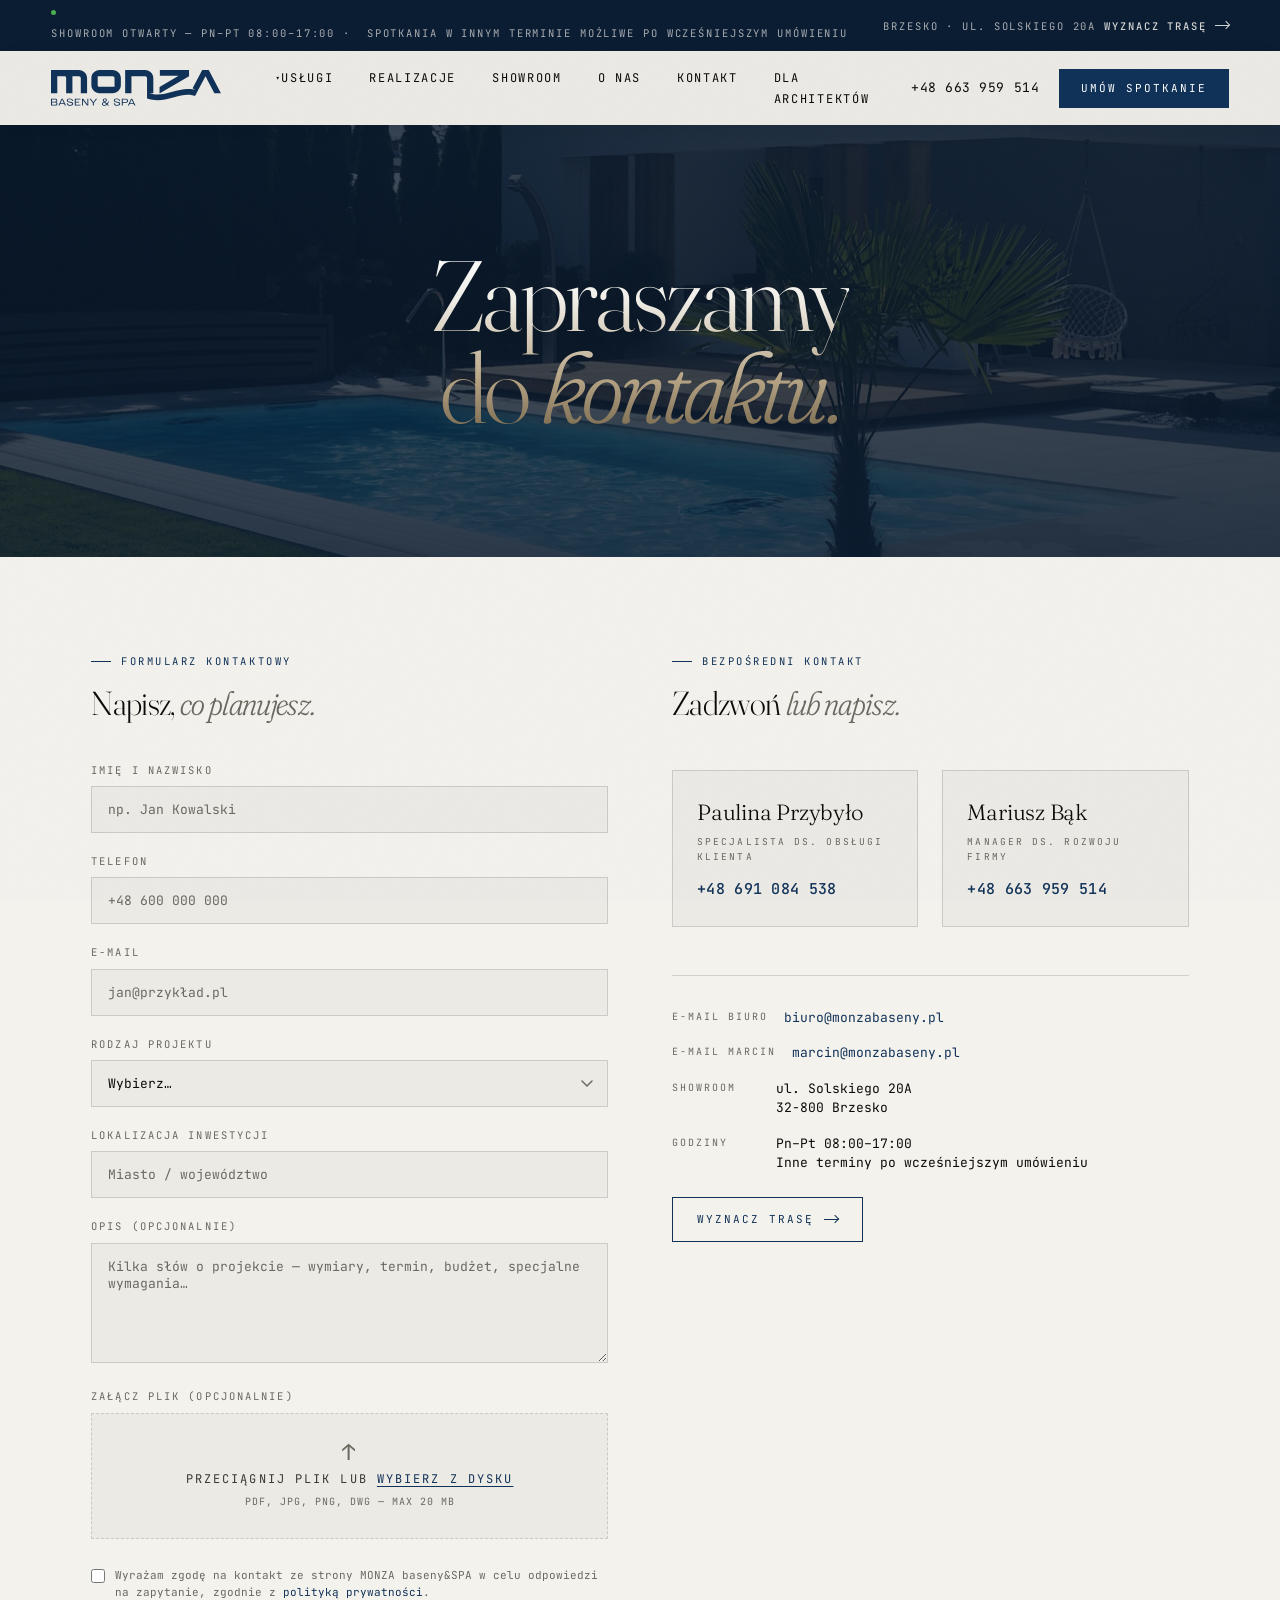
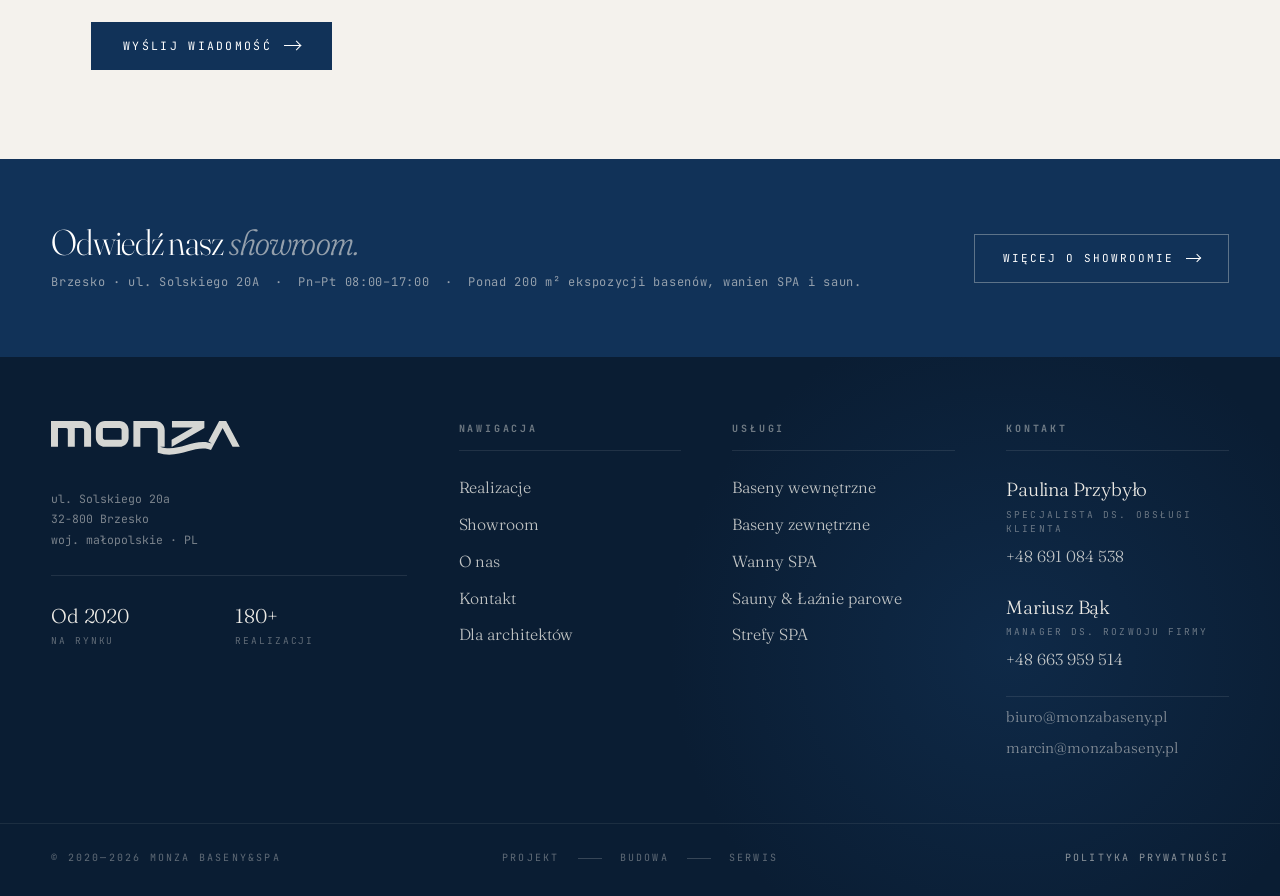
<file: kontakt.html>
<!doctype html>
<html lang="pl">
<head>
<meta charset="utf-8" />
<meta name="viewport" content="width=device-width, initial-scale=1" />
<title>Kontakt — MONZA baseny&amp;SPA</title>
<meta name="description" content="Skontaktuj się z MONZA baseny&SPA. Bezpłatna konsultacja w showroomie w Brzesku lub u Ciebie." />
<meta name="theme-color" content="#113258" />
<link rel="preconnect" href="https://fonts.googleapis.com" />
<link rel="preconnect" href="https://fonts.gstatic.com" crossorigin />
<link href="https://fonts.googleapis.com/css2?family=Fraunces:ital,opsz,wght@0,9..144,300..900;1,9..144,300..900&family=JetBrains+Mono:wght@400;500;600&display=swap" rel="stylesheet" />
<style>
:root{
  --navy:#113258;
  --navy-deep:#0A1D33;
  --cream:#ECEAE5;
  --cream-2:#E2DFD7;
  --paper:#F4F2ED;
  --ink:#0C0B09;
  --ink-2:#3A3830;
  --muted:#6B685F;
  --line:rgba(12,11,9,.14);
  --f-mono:"JetBrains Mono",ui-monospace,monospace;
  --f-serif:"Fraunces",Georgia,serif;
  --edge:clamp(20px,4vw,64px);
}
*,*::before,*::after{box-sizing:border-box;margin:0;padding:0}
:focus-visible{outline:2px solid var(--navy);outline-offset:3px}
html{scroll-behavior:smooth}
html,body{background:var(--paper);color:var(--ink);font-family:var(--f-mono);-webkit-font-smoothing:antialiased;font-size:13.5px;line-height:1.55}
body{overflow-x:hidden}
a{color:inherit;text-decoration:none}
img,svg{display:block;max-width:100%}
button{font:inherit;color:inherit;background:none;border:0;cursor:pointer}
::selection{background:var(--navy);color:var(--cream)}

body::before{content:"";position:fixed;inset:0;pointer-events:none;z-index:999;opacity:.04;mix-blend-mode:multiply;
  background-image:url("data:image/svg+xml;utf8,<svg xmlns='http://www.w3.org/2000/svg' width='240' height='240'><filter id='n'><feTurbulence type='fractalNoise' baseFrequency='.9' numOctaves='2'/><feColorMatrix values='0 0 0 0 .07  0 0 0 0 .2  0 0 0 0 .35  0 0 0 .6 0'/></filter><rect width='100%' height='100%' filter='url(%23n)'/></svg>")}

/* ===== topbar ===== */
.topbar{background:var(--navy-deep);color:rgba(236,234,229,.7);font-family:var(--f-mono);font-size:10.5px;letter-spacing:.18em;text-transform:uppercase;display:grid;grid-template-columns:1fr auto;align-items:center;padding:10px var(--edge);gap:24px;position:relative;z-index:50}
.topbar .l{display:flex;align-items:center;gap:10px;flex-wrap:wrap}
.topbar .dot{width:5px;height:5px;border-radius:50%;background:#4CAF50;flex-shrink:0}
.topbar .r{display:flex;align-items:center;gap:8px;white-space:nowrap}
.topbar .r a{color:rgba(236,234,229,.9);font-weight:500;display:inline-flex;align-items:center;gap:8px;transition:color .3s}
.topbar .r a:hover{color:#fff}
.topbar .arr{display:inline-block;width:14px;height:1px;background:currentColor;position:relative}
.topbar .arr::after{content:"";position:absolute;right:0;top:-3px;width:6px;height:6px;border-top:1px solid currentColor;border-right:1px solid currentColor;transform:rotate(45deg)}

/* ===== sticky nav ===== */
@keyframes pulse-navy{0%{box-shadow:0 0 0 0 rgba(17,50,88,.4)}70%{box-shadow:0 0 0 8px rgba(17,50,88,0)}100%{box-shadow:0 0 0 0 rgba(17,50,88,0)}}
.sticky-nav{background:var(--cream);color:var(--ink);box-shadow:0 2px 20px -8px rgba(12,11,9,.18);position:sticky;top:0;z-index:60}
.sticky-nav .sn-header{display:grid;grid-template-columns:auto 1fr auto;align-items:center;gap:40px;padding:16px var(--edge)}
.sticky-nav .sn-logo{height:36px;width:auto;color:var(--navy);display:block}
.sn-links{display:flex;gap:36px;list-style:none;margin-left:8px}
.sn-links a{font-family:var(--f-mono);font-size:12px;letter-spacing:.14em;text-transform:uppercase;color:var(--ink);position:relative;padding:4px 0;transition:opacity .3s}
.sn-links a:hover{opacity:.55}
.sn-links a::after{content:"";position:absolute;left:50%;bottom:-3px;width:0;height:1px;background:var(--navy);transition:width .3s,left .3s}
.sn-links a:hover::after{width:100%;left:0}
.sn-links .has-drop{position:relative}
.sn-links .has-drop::after{content:"";position:absolute;left:0;right:0;top:100%;height:14px;display:block;pointer-events:none}
.sn-links .has-drop>a::before{content:"▾";margin-left:5px;font-size:9px;vertical-align:1px}
.sn-links .drop{display:none;position:absolute;top:calc(100% + 14px);left:0;background:var(--cream);min-width:210px;padding:12px 0;list-style:none;border:1px solid var(--line);box-shadow:0 12px 32px -8px rgba(12,11,9,.15)}
.sn-links .has-drop:hover .drop{display:block}
.sn-links .drop li a{display:block;padding:9px 20px;font-size:11px;letter-spacing:.14em;color:var(--ink-2);white-space:nowrap;transition:color .2s,background .2s}
.sn-links .drop li a::after{display:none}
.sn-links .drop li a:hover{color:var(--navy);background:rgba(27,74,125,.04);opacity:1}
.sn-right{display:flex;align-items:center;gap:20px;justify-content:flex-end}
.sn-right .tel{font-family:var(--f-mono);font-size:13px;color:var(--ink);letter-spacing:.04em;transition:color .3s}
.sn-right .tel:hover{color:var(--navy)}
.sn-cta{display:inline-flex;align-items:center;padding:11px 22px;background:var(--navy);color:#fff;font-family:var(--f-mono);font-size:11px;letter-spacing:.18em;text-transform:uppercase;transition:background .3s}
.sn-cta:hover{background:var(--navy-deep)}

/* ===== video hero ===== */
.vid-hero{position:relative;height:clamp(360px,48vh,560px);overflow:hidden;background:var(--navy-deep);display:flex;align-items:center;justify-content:center}
.vid-hero video{position:absolute;inset:0;width:100%;height:100%;object-fit:cover;opacity:.38}
.vid-hero .vh-tint{position:absolute;inset:0;background:linear-gradient(to bottom,rgba(10,29,51,.45) 0%,rgba(10,29,51,.25) 50%,rgba(10,29,51,.6) 100%)}
.vid-hero .vh-inner{position:relative;z-index:2;text-align:center;color:#fff;display:flex;flex-direction:column;align-items:center;gap:clamp(20px,2.2vw,32px);padding:0 var(--edge)}
.vid-hero h1{font-family:var(--f-serif);font-weight:300;font-size:clamp(52px,7.8vw,120px);line-height:.92;letter-spacing:-.03em;font-variation-settings:"opsz" 144;margin:0;background:linear-gradient(to bottom,#fff 0%,#F2EFE8 28%,#B9A687 70%,#7A6A4F 100%);-webkit-background-clip:text;background-clip:text;-webkit-text-fill-color:transparent;color:transparent}
.vid-hero h1 i{font-style:italic;font-variation-settings:"opsz" 144,"SOFT" 80,"WONK" 1}
.vid-hero p{font-family:var(--f-serif);font-weight:300;font-size:clamp(17px,1.4vw,21px);line-height:1.55;color:rgba(236,234,229,.82);max-width:56ch;font-variation-settings:"opsz" 14;margin:0}

/* ===== main contact layout ===== */
.contact-main{max-width:1200px;margin:0 auto;padding:clamp(56px,7vw,96px) var(--edge);display:grid;grid-template-columns:1fr 1fr;gap:clamp(48px,5vw,80px);align-items:start}

/* ===== form ===== */
.contact-form-wrap .form-head{margin-bottom:40px}
.contact-form-wrap .form-head .eyebrow-sm{font-family:var(--f-mono);font-size:10.5px;letter-spacing:.24em;text-transform:uppercase;color:var(--navy);display:inline-flex;align-items:center;gap:10px;margin-bottom:16px}
.contact-form-wrap .form-head .eyebrow-sm::before{content:"";width:20px;height:1px;background:var(--navy)}
.contact-form-wrap .form-head h2{font-family:var(--f-serif);font-weight:300;font-size:clamp(28px,2.6vw,40px);line-height:1.1;letter-spacing:-.02em;color:var(--ink);font-variation-settings:"opsz" 144}
.contact-form-wrap .form-head h2 i{font-style:italic;color:var(--muted);font-variation-settings:"opsz" 144,"SOFT" 80,"WONK" 1}
.cform{display:flex;flex-direction:column;gap:20px}
.cform-row label{display:block;font-family:var(--f-mono);font-size:10.5px;letter-spacing:.2em;text-transform:uppercase;color:var(--muted);margin-bottom:8px}
.cform-row input,.cform-row textarea,.cform-row select{width:100%;padding:14px 16px;background:var(--cream);border:1px solid var(--line);font-family:var(--f-mono);font-size:13px;color:var(--ink);outline:none;transition:border-color .25s,background .25s;-webkit-appearance:none;border-radius:0}
.cform-row input:focus,.cform-row textarea:focus,.cform-row select:focus{border-color:var(--navy);background:#fff}
.cform-row input::placeholder,.cform-row textarea::placeholder{color:var(--muted)}
.cform-row textarea{resize:vertical;min-height:120px}
.cform-row select{cursor:pointer;background-image:url("data:image/svg+xml,%3Csvg xmlns='http://www.w3.org/2000/svg' width='12' height='8'%3E%3Cpath d='M1 1l5 5 5-5' stroke='%236B685F' stroke-width='1.5' fill='none' stroke-linecap='round'/%3E%3C/svg%3E");background-repeat:no-repeat;background-position:right 14px center}
.cform-file{display:block;cursor:pointer}
.cform-file input[type=file]{position:absolute;opacity:0;width:0;height:0}
.cfile-ui{display:flex;flex-direction:column;align-items:center;justify-content:center;gap:6px;padding:28px 20px;border:1px dashed var(--line);background:var(--cream);transition:border-color .25s,background .25s;text-align:center}
.cform-file:hover .cfile-ui,.cform-file:focus-within .cfile-ui{border-color:var(--navy);background:#fff}
.cfile-icon{font-size:22px;color:var(--muted);line-height:1}
.cfile-text{font-family:var(--f-mono);font-size:12px;color:var(--ink-2)}
.cfile-text u{color:var(--navy);text-decoration:underline;text-underline-offset:3px}
.cfile-hint{font-family:var(--f-mono);font-size:10px;letter-spacing:.1em;color:var(--muted);text-transform:uppercase}
.cform-consent{font-size:11px;line-height:1.6;color:var(--muted);padding-left:24px;position:relative}
.cform-consent input[type=checkbox]{position:absolute;left:0;top:2px;width:14px;height:14px;accent-color:var(--navy);cursor:pointer}
.cform-submit{display:inline-flex;align-items:center;gap:12px;padding:15px 32px;background:var(--navy);color:#fff;font-family:var(--f-mono);font-size:11.5px;letter-spacing:.2em;text-transform:uppercase;border:none;cursor:pointer;transition:background .3s;align-self:flex-start}
.cform-submit:hover{background:var(--navy-deep)}
.cform-submit .arr{display:inline-block;width:16px;height:1px;background:#fff;position:relative}
.cform-submit .arr::after{content:"";position:absolute;right:0;top:-3px;width:7px;height:7px;border-top:1px solid #fff;border-right:1px solid #fff;transform:rotate(45deg)}

/* ===== contact details panel ===== */
.contact-details{display:flex;flex-direction:column;gap:48px}
.contact-details .det-head .eyebrow-sm{font-family:var(--f-mono);font-size:10.5px;letter-spacing:.24em;text-transform:uppercase;color:var(--navy);display:inline-flex;align-items:center;gap:10px;margin-bottom:16px}
.contact-details .det-head .eyebrow-sm::before{content:"";width:20px;height:1px;background:var(--navy)}
.contact-details .det-head h2{font-family:var(--f-serif);font-weight:300;font-size:clamp(28px,2.6vw,40px);line-height:1.1;letter-spacing:-.02em;color:var(--ink);font-variation-settings:"opsz" 144}
.contact-details .det-head h2 i{font-style:italic;color:var(--muted);font-variation-settings:"opsz" 144,"SOFT" 80,"WONK" 1}
.persons{display:grid;grid-template-columns:1fr 1fr;gap:24px}
.person{padding:24px;background:var(--cream);border:1px solid var(--line);display:flex;flex-direction:column;gap:6px}
.person .p-name{font-family:var(--f-serif);font-weight:300;font-size:22px;color:var(--ink);letter-spacing:-.01em;font-variation-settings:"opsz" 14}
.person .p-role{font-family:var(--f-mono);font-size:9.5px;letter-spacing:.22em;text-transform:uppercase;color:var(--muted)}
.person .p-tel{font-family:var(--f-mono);font-size:15px;color:var(--navy);letter-spacing:.02em;margin-top:8px;transition:opacity .3s;font-weight:500}
.person .p-tel:hover{opacity:.7}
.address-block{border-top:1px solid var(--line);padding-top:32px;display:flex;flex-direction:column;gap:16px}
.address-row{display:flex;gap:16px}
.address-row .ak{font-family:var(--f-mono);font-size:10px;letter-spacing:.2em;text-transform:uppercase;color:var(--muted);min-width:88px;padding-top:1px}
.address-row .av{font-family:var(--f-mono);font-size:13px;color:var(--ink);line-height:1.5}
.address-row .av a{color:var(--navy);transition:opacity .3s}
.address-row .av a:hover{opacity:.7}
.map-btn{display:inline-flex;align-items:center;gap:10px;padding:13px 24px;border:1px solid var(--navy);font-family:var(--f-mono);font-size:11px;letter-spacing:.18em;text-transform:uppercase;color:var(--navy);transition:all .3s;margin-top:8px;align-self:flex-start}
.map-btn:hover{background:var(--navy);color:#fff}
.map-btn .arr{display:inline-block;width:14px;height:1px;background:currentColor;position:relative}
.map-btn .arr::after{content:"";position:absolute;right:0;top:-3px;width:6px;height:6px;border-top:1px solid currentColor;border-right:1px solid currentColor;transform:rotate(45deg)}
.emails-block{border-top:1px solid var(--line);padding-top:24px;display:flex;flex-direction:column;gap:8px}
.emails-block a{font-family:var(--f-mono);font-size:12.5px;color:var(--ink-2);transition:color .3s}
.emails-block a:hover{color:var(--navy)}

/* ===== showroom section ===== */
.showroom-band{background:var(--navy);color:#fff;padding:clamp(48px,5vw,72px) var(--edge)}
.showroom-band-inner{max-width:1200px;margin:0 auto;display:grid;grid-template-columns:1fr auto;align-items:center;gap:48px}
.showroom-band h3{font-family:var(--f-serif);font-weight:300;font-size:clamp(28px,2.8vw,42px);line-height:1.1;letter-spacing:-.02em;font-variation-settings:"opsz" 144}
.showroom-band h3 i{font-style:italic;font-variation-settings:"opsz" 144,"SOFT" 80,"WONK" 1;color:rgba(236,234,229,.6)}
.showroom-band p{font-family:var(--f-mono);font-size:12px;letter-spacing:.06em;color:rgba(236,234,229,.6);margin-top:10px;line-height:1.65}
.showroom-band .sb-cta{display:inline-flex;align-items:center;gap:12px;padding:15px 28px;border:1px solid rgba(236,234,229,.35);color:#fff;font-family:var(--f-mono);font-size:11px;letter-spacing:.18em;text-transform:uppercase;white-space:nowrap;transition:all .3s}
.showroom-band .sb-cta:hover{background:rgba(236,234,229,.1);border-color:rgba(236,234,229,.7)}
.showroom-band .sb-cta .arr{display:inline-block;width:14px;height:1px;background:#fff;position:relative}
.showroom-band .sb-cta .arr::after{content:"";position:absolute;right:0;top:-3px;width:6px;height:6px;border-top:1px solid #fff;border-right:1px solid #fff;transform:rotate(45deg)}

/* ===== footer ===== */
footer.foot{background:var(--navy-deep);color:rgba(236,234,229,.7);position:relative;overflow:hidden}
footer.foot::after{content:"";position:absolute;top:-20%;right:-10%;width:800px;height:800px;border-radius:50%;background:radial-gradient(circle,rgba(27,74,125,.28) 0%,transparent 60%);pointer-events:none}
.foot-grid{position:relative;z-index:1;max-width:1440px;margin:0 auto;padding:clamp(48px,5vw,72px) var(--edge) clamp(48px,5vw,72px);display:grid;grid-template-columns:1.6fr 1fr 1fr 1fr;gap:clamp(40px,4vw,64px)}
.foot-brand .f-brand{margin-bottom:28px}
.foot-brand .f-brand-mark{height:40px;width:auto;color:rgba(236,234,229,.9)}
.foot-brand .ad{font-family:var(--f-mono);font-size:11.5px;line-height:1.8;color:rgba(236,234,229,.5);margin-bottom:24px;padding-bottom:24px;border-bottom:1px solid rgba(236,234,229,.1)}
.foot-brand .meta{display:grid;grid-template-columns:1fr 1fr;gap:12px}
.foot-brand .meta .div{display:flex;flex-direction:column;gap:3px}
.foot-brand .meta em{font-family:var(--f-serif);font-weight:300;font-size:20px;color:var(--cream);font-style:normal;letter-spacing:-.01em}
.foot-brand .meta>div{display:flex;flex-direction:column;gap:3px}
.foot-brand .meta>div em{font-family:var(--f-serif);font-weight:300;font-size:20px;color:var(--cream);font-style:normal;letter-spacing:-.01em}
.foot-brand .meta>div span{font-family:var(--f-mono);font-size:9.5px;letter-spacing:.2em;text-transform:uppercase;color:rgba(236,234,229,.38)}
.foot-col h5{font-family:var(--f-mono);font-size:10px;letter-spacing:.28em;text-transform:uppercase;color:rgba(236,234,229,.45);margin:0 0 24px;padding-bottom:14px;border-bottom:1px solid rgba(236,234,229,.1)}
.foot-col ul{list-style:none;display:grid;gap:12px}
.foot-col ul a{font-family:var(--f-serif);font-weight:300;font-size:16px;color:rgba(236,234,229,.82);transition:color .3s,transform .3s;letter-spacing:-.005em;font-variation-settings:"opsz" 14;display:inline-block}
.foot-col ul a:hover{color:var(--cream);transform:translateX(3px)}
.ft-persons{display:grid;gap:24px}
.ft-person{display:flex;flex-direction:column;gap:3px}
.ft-name{font-family:var(--f-serif);font-weight:300;font-size:19px;color:var(--cream);letter-spacing:-.01em;font-variation-settings:"opsz" 14}
.ft-role{font-family:var(--f-mono);font-size:9.5px;letter-spacing:.22em;text-transform:uppercase;color:rgba(236,234,229,.42)}
.ft-tel{font-family:var(--f-serif);font-weight:300;font-size:16px;color:rgba(236,234,229,.82);text-decoration:none;margin-top:4px;transition:color .3s}
.ft-tel:hover{color:var(--cream)}
.ft-emails{display:flex;flex-direction:column;gap:8px;padding-top:8px;border-top:1px solid rgba(236,234,229,.1)}
.ft-emails a{font-family:var(--f-serif);font-weight:300;font-size:15px;color:rgba(236,234,229,.55);text-decoration:none;transition:color .3s}
.ft-emails a:hover{color:rgba(236,234,229,.82)}
.foot-bar{position:relative;z-index:1;max-width:1440px;margin:0 auto;padding:26px var(--edge) 30px;display:grid;grid-template-columns:1fr auto 1fr;gap:24px;border-top:1px solid rgba(236,234,229,.08);font-family:var(--f-mono);font-size:10px;letter-spacing:.22em;text-transform:uppercase;color:rgba(236,234,229,.38);align-items:center}
.foot-bar .c{text-align:center;display:flex;gap:18px;align-items:center;justify-content:center}
.foot-bar .c .ln{width:24px;height:1px;background:rgba(236,234,229,.2)}
.foot-bar .r{text-align:right}
.foot-bar a{color:rgba(236,234,229,.58);transition:color .3s}
.foot-bar a:hover{color:var(--cream)}

/* ===== responsive ===== */
@media(max-width:900px){
  .contact-main{grid-template-columns:1fr}
  .showroom-band-inner{grid-template-columns:1fr}
  .foot-grid{grid-template-columns:1fr 1fr}
  .foot-bar{grid-template-columns:1fr;text-align:center;gap:12px}
  .foot-bar .r{text-align:center}
  .sn-links{gap:20px}
}
@media(max-width:600px){
  .persons{grid-template-columns:1fr}
  .foot-grid{grid-template-columns:1fr}
  .sn-strip .l span:last-child{display:none}
}

/* ===== mobile responsive ===== */
.mn-logo{display:block;width:120px;color:var(--cream);margin:0 0 28px}
.mn-logo svg{width:100%;height:auto;display:block}
.topbar-ext{display:inline}
.hamburger{display:none;width:44px;height:44px;align-items:center;justify-content:center;flex-direction:column;gap:5px;cursor:pointer;background:transparent;border:0;padding:0;z-index:80}
.hamburger span{display:block;width:22px;height:2px;background:var(--ink);transition:transform .3s,opacity .25s}
.hamburger.open span:nth-child(1){transform:translateY(7px) rotate(45deg)}
.hamburger.open span:nth-child(2){opacity:0}
.hamburger.open span:nth-child(3){transform:translateY(-7px) rotate(-45deg)}
.mobile-nav{position:fixed;inset:0;background:var(--navy-deep);color:var(--cream);z-index:75;display:flex;flex-direction:column;padding:24px var(--edge) 24px;overflow-y:auto;transform:translateY(-100%);transition:transform .35s cubic-bezier(.22,.61,.36,1);visibility:hidden}
.mn-close{position:absolute;top:18px;right:var(--edge);width:44px;height:44px;display:flex;align-items:center;justify-content:center;background:transparent;border:1px solid rgba(236,234,229,.25);color:var(--cream);cursor:pointer;padding:0;z-index:5;transition:background .25s,border-color .25s}
.mn-close:hover{background:rgba(236,234,229,.08);border-color:rgba(236,234,229,.55)}
.mn-close svg{width:18px;height:18px;display:block}
.mobile-nav.open{transform:translateY(0);visibility:visible}
.mobile-nav .mn-links{list-style:none;display:flex;flex-direction:column;gap:0;margin:0;padding:0}
.mobile-nav .mn-links>li{border-bottom:1px solid rgba(236,234,229,.1)}
.mobile-nav .mn-links>li>a,.mobile-nav .mn-drop-toggle{display:flex;align-items:center;justify-content:space-between;padding:18px 0;font-family:var(--f-serif);font-weight:300;font-size:24px;color:rgba(236,234,229,.92);font-variation-settings:"opsz" 14;text-decoration:none;background:transparent;border:0;width:100%;text-align:left;cursor:pointer;letter-spacing:-.01em;min-height:44px}
.mobile-nav .mn-drop-toggle::after{content:"▾";font-size:14px;color:rgba(236,234,229,.6);transition:transform .3s}
.mobile-nav .mn-drop.open .mn-drop-toggle::after{transform:rotate(180deg)}
.mobile-nav .mn-sub{list-style:none;max-height:0;overflow:hidden;transition:max-height .35s ease;margin:0;padding:0}
.mobile-nav .mn-drop.open .mn-sub{max-height:600px !important}
.mobile-nav .mn-sub li a{display:block;padding:12px 16px;font-family:var(--f-mono);font-size:13px;letter-spacing:.08em;color:rgba(236,234,229,.6);min-height:44px;display:flex;align-items:center}
.mobile-nav .mn-sub li a:hover{color:var(--cream)}
.mobile-nav .mn-foot{margin-top:auto;padding-top:32px;border-top:1px solid rgba(236,234,229,.12);display:flex;flex-direction:column;gap:16px}
.mobile-nav .mn-foot .mn-tel{font-family:var(--f-serif);font-weight:300;font-size:22px;color:var(--cream);font-variation-settings:"opsz" 14}
.mobile-nav .mn-foot .mn-tel-label{font-family:var(--f-mono);font-size:10px;letter-spacing:.22em;text-transform:uppercase;color:rgba(236,234,229,.45);margin-bottom:4px;display:block}
.mobile-nav .mn-cta{display:inline-flex;justify-content:center;align-items:center;padding:14px 22px;background:var(--cream);color:var(--navy);font-family:var(--f-mono);font-size:12px;letter-spacing:.2em;text-transform:uppercase;text-decoration:none;min-height:48px;margin-top:8px}
body.mn-locked{overflow:hidden}
.mobile-cta-bar{display:none;position:fixed;bottom:0;left:0;right:0;z-index:55;background:var(--cream);border-top:1px solid var(--line);padding:10px var(--edge) calc(10px + env(safe-area-inset-bottom,0px));gap:10px;box-shadow:0 -4px 16px rgba(12,11,9,.08)}
.mobile-cta-bar a{flex:1;display:inline-flex;align-items:center;justify-content:center;gap:8px;padding:14px 12px;font-family:var(--f-mono);font-size:11px;letter-spacing:.16em;text-transform:uppercase;min-height:48px;text-decoration:none}
.mobile-cta-bar .mcb-tel{background:var(--navy);color:#fff}
.mobile-cta-bar .mcb-msg{background:transparent;color:var(--navy);border:1px solid var(--navy)}
.mobile-cta-bar svg{width:14px;height:14px}
@media (max-width:860px){
  .sticky-nav .sn-links,.sticky-nav .sn-right{display:none !important}
  .hamburger{display:inline-flex}
  .sticky-nav .sn-header{grid-template-columns:auto 1fr auto;gap:16px}
  .topbar{font-size:9px;letter-spacing:.12em;padding:8px var(--edge);grid-template-columns:1fr}
  .topbar .r{display:none}
  .topbar-ext{display:none}
  .topbar .l{justify-content:center;text-align:center}
  .mobile-cta-bar{display:flex}
  body{padding-bottom:70px}
  /* Pin-CTA — uproszczona wersja mobile (bez scroll-pin) */
  .pin-cta{min-height:auto;position:relative}
  .pin-sticky{position:relative;top:auto;height:auto;min-height:520px;padding:60px var(--edge)}
  .pin-img-box{position:absolute;inset:0}
  .pin-img-box video,.pin-img-box img{opacity:.32 !important}
  .pin-cta-overlay{position:relative;opacity:1 !important;padding:0;justify-content:center;min-height:420px}
  .pin-cta-overlay h2{font-size:clamp(40px,11vw,64px)}
  .pin-hint,.pin-eyebrow{display:none}

  /* iOS — zapobiega zoom przy focusie na inputach */
  .cmodal-row input,.cmodal-row select,.cmodal-row textarea,.cform-row input,.cform-row select,.cform-row textarea{font-size:16px !important}
  input,select,textarea{font-size:16px}
}
@media (max-width:600px){
  .mobile-nav .mn-links>li>a,.mobile-nav .mn-drop-toggle{font-size:21px;padding:16px 0}
}
</style>
</head>
<body>

<!-- topbar -->
<div class="topbar">
  <div class="l">
    <span class="dot"></span>
    <span>Showroom otwarty — Pn–Pt 08:00–17:00<span class="topbar-ext">&nbsp;·&nbsp; spotkania w innym terminie możliwe po wcześniejszym umówieniu</span></span>
  </div>
  <div class="r">
    <span>Brzesko · ul. Solskiego 20A</span>
    <a href="https://maps.google.com/?q=ul.+Solskiego+20A,+Brzesko" target="_blank" rel="noopener">Wyznacz trasę <span class="arr"></span></a>
  </div>
</div>

<!-- nav -->
<div class="sticky-nav">
  <div class="sn-header">
    <a href="index.html" aria-label="MONZA baseny & SPA — strona główna">
      <svg class="sn-logo" viewBox="0 0 336 71" fill="none" xmlns="http://www.w3.org/2000/svg">
        <path d="M311.102 0.225543L310.989 0H298.343L298.23 0.228676L279.3 36.018L285.349 39.7301C282.953 38.9814 280.575 38.4363 278.22 38.0698C275.917 37.7127 273.64 37.5154 271.372 37.4621C270.924 37.4496 270.47 37.4402 270.022 37.4402C259.547 37.412 249.447 40.2062 239.527 42.9378C224.29 47.148 209.83 51.1388 193.66 45.6882H201.814V16.2047C201.814 7.33956 194.6 0.125302 185.734 0.125302H146.255V45.6819H158.641V12.5114H185.734C187.771 12.5114 189.428 14.1685 189.428 16.2047V45.6819H189.453V56.414C196.554 58.8292 203.386 59.7533 209.943 59.7533C221.812 59.7533 232.82 56.7148 243.001 53.9049C255.628 50.4121 266.921 47.3014 278.342 49.7668C280.231 50.1677 282.117 50.7253 284.009 51.4615L287.063 45.6851L288.422 43.107L304.668 12.3955L322.273 45.6819H335.144L311.102 0.228676V0.225543Z" fill="currentColor"/>
        <path d="M272.248 12.3516V0H214.722V11.5184H251.704L214.086 33.3366V45.685H214.828L272.248 12.3516Z" fill="currentColor"/>
        <path d="M55.0701 0.125488H0V45.6821H12.3861V12.5116H27.0213C28.5876 12.5116 29.8563 13.7803 29.8563 15.3465V45.6852H42.2424V12.5116H55.0701C57.1094 12.5116 58.7634 14.1656 58.7634 16.2048V45.6821H71.1495V16.2048C71.1495 7.32408 63.9509 0.125488 55.0701 0.125488Z" fill="currentColor"/>
        <path d="M121.69 0H95.7119C86.8218 0 79.6138 7.20486 79.6138 16.095V29.5869C79.6138 38.4771 86.8218 45.685 95.7119 45.685H121.69C130.58 45.685 137.785 38.4771 137.785 29.5869V16.095C137.785 7.20799 130.58 0 121.69 0ZM125.321 33.2238H95.4081C93.5693 33.2238 92.0782 31.7327 92.0782 29.8939V12.4644H121.69C123.695 12.4644 125.321 14.0902 125.321 16.095V33.2238Z" fill="currentColor"/>
        <path d="M0.0675049 56.6083H7.94272C10.6649 56.6083 12.3189 57.9115 12.3189 60.1293C12.3189 61.5296 11.5796 62.6385 10.2577 63.1835C11.7926 63.7098 12.7073 64.8563 12.7073 66.5072C12.7073 68.8002 11.0157 70.2224 8.21525 70.2224H0.0675049V56.6115V56.6083ZM2.03161 58.1245V62.5007H7.82682C9.42128 62.5007 10.3924 61.6831 10.3924 60.2828C10.3924 58.8826 9.44008 58.1245 7.82682 58.1245H2.03161ZM2.03161 63.9949V68.7H8.07742C9.769 68.7 10.7401 67.8448 10.7401 66.385C10.7401 64.9252 9.74707 63.9949 8.07742 63.9949H2.03161Z" fill="currentColor"/>
        <path d="M20.8934 56.6083H23.1488L29.5079 70.2192H27.3308L25.7551 66.6983H18.212L16.6363 70.2192H14.5563L20.8965 56.6083H20.8934ZM18.851 65.2604H25.0942L24.6462 64.2486L21.9835 58.278L19.2989 64.2486L18.851 65.2604Z" fill="currentColor"/>
        <path d="M30.9053 65.436H32.907C33.3738 67.8074 34.987 68.9758 37.7687 68.9758C40.375 68.9758 41.8128 68.0423 41.8128 66.6828C41.8128 64.8565 39.3632 64.5057 36.8164 64.0765C34.0347 63.591 31.1183 62.9864 31.1183 60.2642C31.1183 58.0276 33.2767 56.3767 36.8728 56.3767C40.7039 56.3767 43.1912 58.1466 43.755 61.2948H41.8504C41.3837 59.077 39.6138 57.8521 36.9104 57.8521C34.442 57.8521 33.0793 58.7856 33.0793 60.07C33.0793 61.8211 35.4506 62.1688 37.9598 62.6167C40.7791 63.1211 43.7738 63.7069 43.7738 66.4666C43.7738 68.838 41.5967 70.4544 37.8032 70.4544C34.0097 70.4544 31.4848 68.7033 30.899 65.436H30.9053Z" fill="currentColor"/>
        <path d="M46.8904 56.6086H58.0328V58.1435H48.8545V62.479H55.4642V63.9951H48.8545V68.7002H58.0328V70.2164H46.8904V56.6055V56.6086Z" fill="currentColor"/>
        <path d="M61.1622 56.6083H63.4553L67.6372 62.2281L71.8192 67.9262L71.7816 62.2093L71.7628 56.6083H73.5327V70.2192H71.2177L67.0577 64.6183L62.8757 58.9421L62.9133 64.6183L62.9321 70.2192H61.1622V56.6083Z" fill="currentColor"/>
        <path d="M82.4919 65.2012L76.0764 56.6055H78.429L83.5444 63.5096L88.6379 56.6055H90.8934L84.456 65.2388V70.2164H82.4919V65.2012Z" fill="currentColor"/>
        <path d="M100.475 66.9709C100.475 65.2794 101.525 64.1892 103.974 62.9456C102.634 61.7396 102.167 60.7497 102.167 59.6784C102.167 57.8114 103.683 56.3547 106.289 56.3547C108.623 56.3547 110.315 57.542 110.315 59.2899C110.315 60.8468 109.303 61.915 106.737 63.1398L110.333 66.31C111.129 65.201 111.849 63.7444 112.492 61.9745H114.437C113.522 64.2675 112.611 66.0374 111.558 67.3813L114.807 70.2194H112.084L110.355 68.6625C108.955 69.9249 107.323 70.4888 105.34 70.4888C102.558 70.4888 100.478 69.1073 100.478 66.9678L100.475 66.9709ZM105.531 69.0917C106.894 69.0917 108.119 68.6061 109.187 67.6131L105.064 63.9386C103.063 64.9317 102.38 65.7273 102.38 66.855C102.38 68.1958 103.664 69.0917 105.531 69.0917ZM105.591 62.1499C107.827 61.1193 108.526 60.4208 108.526 59.3902C108.526 58.3596 107.611 57.6986 106.252 57.6986C104.892 57.6986 103.996 58.4567 103.996 59.5844C103.996 60.2642 104.269 60.9658 105.221 61.821L105.591 62.1531V62.1499Z" fill="currentColor"/>
        <path d="M123.614 65.436H125.615C126.082 67.8074 127.695 68.9758 130.477 68.9758C133.083 68.9758 134.521 68.0423 134.521 66.6828C134.521 64.8565 132.072 64.5057 129.525 64.0765C126.743 63.591 123.827 62.9864 123.827 60.2642C123.827 58.0276 125.985 56.3767 129.581 56.3767C133.412 56.3767 135.9 58.1466 136.463 61.2948H134.559C134.092 59.077 132.322 57.8521 129.619 57.8521C127.15 57.8521 125.788 58.7856 125.788 60.07C125.788 61.8211 128.159 62.1688 130.668 62.6167C133.487 63.1211 136.482 63.7069 136.482 66.4666C136.482 68.838 134.305 70.4544 130.512 70.4544C126.718 70.4544 124.193 68.7033 123.607 65.436H123.614Z" fill="currentColor"/>
        <path d="M139.598 56.6083H147.163C150.12 56.6083 151.965 58.1057 151.965 60.6932C151.965 63.2807 150.117 64.778 147.182 64.778H141.562V70.2224H139.598V56.6115V56.6083ZM141.562 58.1433V63.2775H147.025C148.911 63.2775 150.001 62.4035 150.001 60.712C150.001 59.0204 148.911 58.1464 147.025 58.1464H141.562V58.1433Z" fill="currentColor"/>
        <path d="M157.934 56.6083H160.189L166.548 70.2192H164.371L162.795 66.6983H155.252L153.677 70.2192H151.597L157.937 56.6083H157.934ZM155.891 65.2604H162.134L161.686 64.2486L159.024 58.278L156.339 64.2486L155.891 65.2604Z" fill="currentColor"/>
      </svg>
    </a>
    <nav>
      <ul class="sn-links">
        <li class="has-drop"><a href="#">Usługi</a>
          <ul class="drop">
            <li><a href="baseny-wewnetrzne.html">Baseny wewnętrzne</a></li>
            <li><a href="baseny-zewnetrzne.html">Baseny zewnętrzne</a></li>
            <li><a href="wanny-spa.html">Wanny SPA</a></li>
            <li><a href="sauny.html">Sauny</a></li>
            <li><a href="laznie-parowe.html">Łaźnie parowe</a></li>
            <li><a href="strefy-spa.html">Strefy SPA</a></li>
          </ul>
        </li>
        <li><a href="realizacje.html">Realizacje</a></li>
        <li><a href="showroom.html">Showroom</a></li>
        <li><a href="o-nas.html">O&nbsp;nas</a></li>
        <li class="active"><a href="kontakt.html">Kontakt</a></li>
        <li><a href="architekci.html">Dla architektów</a></li>
      </ul>
    </nav>
    <div class="sn-right">
      <a href="tel:+48663959514" class="tel">+48&nbsp;663&nbsp;959&nbsp;514</a>
      <a href="kontakt.html" class="sn-cta">Umów spotkanie</a>
    </div>
  </div>
</div>

<!-- video hero -->
<section class="vid-hero">
  <video src="assets/video/cta.mp4" poster="assets/img/cta.jpg" autoplay muted loop playsinline preload="none" aria-label="Basen z palmami — realizacja Monza Baseny"></video>
  <div class="vh-tint"></div>
  <div class="vh-inner">
    <h1>Zapraszamy<br/>do <i>kontaktu.</i></h1>
  </div>
</section>

<!-- main content -->
<main>
<div class="contact-main">

  <!-- form -->
  <div class="contact-form-wrap">
    <div class="form-head">
      <div class="eyebrow-sm">Formularz kontaktowy</div>
      <h2>Napisz, <i>co planujesz.</i></h2>
    </div>
    <form class="cform" onsubmit="return false;">
      <div class="cform-row">
        <label>Imię i nazwisko</label>
        <input type="text" placeholder="np. Jan Kowalski" autocomplete="name" />
      </div>
      <div class="cform-row">
        <label>Telefon</label>
        <input type="tel" placeholder="+48 600 000 000" autocomplete="tel" />
      </div>
      <div class="cform-row">
        <label>E-mail</label>
        <input type="email" placeholder="jan@przykład.pl" autocomplete="email" />
      </div>
      <div class="cform-row">
        <label>Rodzaj projektu</label>
        <select>
          <option value="" disabled selected>Wybierz…</option>
          <option>Baseny wewnętrzne</option>
          <option>Baseny zewnętrzne</option>
          <option>Wanny SPA</option>
          <option>Sauny</option>
          <option>Łaźnie parowe</option>
          <option>Strefy SPA</option>
          <option>Nie wiem jeszcze</option>
        </select>
      </div>
      <div class="cform-row">
        <label>Lokalizacja inwestycji</label>
        <input type="text" placeholder="Miasto / województwo" />
      </div>
      <div class="cform-row">
        <label>Opis (opcjonalnie)</label>
        <textarea placeholder="Kilka słów o projekcie — wymiary, termin, budżet, specjalne wymagania…"></textarea>
      </div>
      <div class="cform-row">
        <label>Załącz plik (opcjonalnie)</label>
        <label class="cform-file">
          <input type="file" accept=".pdf,.jpg,.jpeg,.png,.dwg,.dxf,.zip" multiple />
          <span class="cfile-ui">
            <span class="cfile-icon">↑</span>
            <span class="cfile-text">Przeciągnij plik lub <u>wybierz z dysku</u></span>
            <span class="cfile-hint">PDF, JPG, PNG, DWG — max 20 MB</span>
          </span>
        </label>
      </div>
      <label class="cform-consent">
        <input type="checkbox" />
        Wyrażam zgodę na kontakt ze strony MONZA baseny&amp;SPA w celu odpowiedzi na zapytanie, zgodnie z <a href="#" style="color:var(--navy)">polityką prywatności</a>.
      </label>
      <button type="submit" class="cform-submit">
        Wyślij wiadomość <span class="arr"></span>
      </button>
    </form>
  </div>

  <!-- details -->
  <div class="contact-details">
    <div>
      <div class="det-head">
        <div class="eyebrow-sm">Bezpośredni kontakt</div>
        <h2>Zadzwoń <i>lub napisz.</i></h2>
      </div>
    </div>
    <div class="persons">
      <div class="person">
        <span class="p-name">Paulina Przybyło</span>
        <span class="p-role">Specjalista ds. obsługi klienta</span>
        <a class="p-tel" href="tel:+48691084538">+48 691 084 538</a>
      </div>
      <div class="person">
        <span class="p-name">Mariusz Bąk</span>
        <span class="p-role">Manager ds. rozwoju firmy</span>
        <a class="p-tel" href="tel:+48663959514">+48 663 959 514</a>
      </div>
    </div>
    <div class="address-block">
      <div class="address-row">
        <span class="ak">E-mail biuro</span>
        <span class="av"><a href="mailto:biuro@monzabaseny.pl">biuro@monzabaseny.pl</a></span>
      </div>
      <div class="address-row">
        <span class="ak">E-mail Marcin</span>
        <span class="av"><a href="mailto:marcin@monzabaseny.pl">marcin@monzabaseny.pl</a></span>
      </div>
      <div class="address-row">
        <span class="ak">Showroom</span>
        <span class="av">ul. Solskiego 20A<br/>32-800 Brzesko</span>
      </div>
      <div class="address-row">
        <span class="ak">Godziny</span>
        <span class="av">Pn–Pt 08:00–17:00<br/>Inne terminy po wcześniejszym umówieniu</span>
      </div>
      <a class="map-btn" href="https://maps.google.com/?q=ul.+Solskiego+20A,+Brzesko" target="_blank" rel="noopener">
        Wyznacz trasę <span class="arr"></span>
      </a>
    </div>
  </div>

</div>
</main>

<!-- showroom band -->
<section class="showroom-band">
  <div class="showroom-band-inner">
    <div>
      <h3>Odwiedź nasz <i>showroom.</i></h3>
      <p>Brzesko · ul. Solskiego 20A &nbsp;·&nbsp; Pn–Pt 08:00–17:00 &nbsp;·&nbsp; Ponad 200 m² ekspozycji basenów, wanien SPA i saun.</p>
    </div>
    <a class="sb-cta" href="showroom.html">
      Więcej o showroomie <span class="arr"></span>
    </a>
  </div>
</section>

<!-- footer -->
<footer class="foot">
  <div class="foot-grid">
    <div class="foot-brand">
      <div class="f-brand">
        <svg class="f-brand-mark" viewBox="0 0 336 71" fill="none" xmlns="http://www.w3.org/2000/svg" aria-label="MONZA baseny & SPA">
          <path d="M311.102 0.225543L310.989 0H298.343L298.23 0.228676L279.3 36.018L285.349 39.7301C282.953 38.9814 280.575 38.4363 278.22 38.0698C275.917 37.7127 273.64 37.5154 271.372 37.4621C270.924 37.4496 270.47 37.4402 270.022 37.4402C259.547 37.412 249.447 40.2062 239.527 42.9378C224.29 47.148 209.83 51.1388 193.66 45.6882H201.814V16.2047C201.814 7.33956 194.6 0.125302 185.734 0.125302H146.255V45.6819H158.641V12.5114H185.734C187.771 12.5114 189.428 14.1685 189.428 16.2047V45.6819H189.453V56.414C196.554 58.8292 203.386 59.7533 209.943 59.7533C221.812 59.7533 232.82 56.7148 243.001 53.9049C255.628 50.4121 266.921 47.3014 278.342 49.7668C280.231 50.1677 282.117 50.7253 284.009 51.4615L287.063 45.6851L288.422 43.107L304.668 12.3955L322.273 45.6819H335.144L311.102 0.228676V0.225543Z" fill="currentColor"/>
          <path d="M272.248 12.3516V0H214.722V11.5184H251.704L214.086 33.3366V45.685H214.828L272.248 12.3516Z" fill="currentColor"/>
          <path d="M55.0701 0.125488H0V45.6821H12.3861V12.5116H27.0213C28.5876 12.5116 29.8563 13.7803 29.8563 15.3465V45.6852H42.2424V12.5116H55.0701C57.1094 12.5116 58.7634 14.1656 58.7634 16.2048V45.6821H71.1495V16.2048C71.1495 7.32408 63.9509 0.125488 55.0701 0.125488Z" fill="currentColor"/>
          <path d="M121.69 0H95.7119C86.8218 0 79.6138 7.20486 79.6138 16.095V29.5869C79.6138 38.4771 86.8218 45.685 95.7119 45.685H121.69C130.58 45.685 137.785 38.4771 137.785 29.5869V16.095C137.785 7.20799 130.58 0 121.69 0ZM125.321 33.2238H95.4081C93.5693 33.2238 92.0782 31.7327 92.0782 29.8939V12.4644H121.69C123.695 12.4644 125.321 14.0902 125.321 16.095V33.2238Z" fill="currentColor"/>
        </svg>
      </div>
      <div class="ad">
        ul. Solskiego 20a<br/>
        32-800 Brzesko<br/>
        woj. małopolskie · PL
      </div>
      <div class="meta">
        <div><em>Od 2020</em><span>na rynku</span></div>
        <div><em>180+</em><span>realizacji</span></div>
      </div>
    </div>
    <div class="foot-col">
      <h5>Nawigacja</h5>
      <ul>
        <li><a href="realizacje.html">Realizacje</a></li>
        <li><a href="showroom.html">Showroom</a></li>
        <li><a href="o-nas.html">O nas</a></li>
        <li><a href="kontakt.html">Kontakt</a></li>
        <li><a href="architekci.html">Dla architektów</a></li>
      </ul>
    </div>
    <div class="foot-col">
      <h5>Usługi</h5>
      <ul>
        <li><a href="baseny-wewnetrzne.html">Baseny wewnętrzne</a></li>
        <li><a href="baseny-zewnetrzne.html">Baseny zewnętrzne</a></li>
        <li><a href="wanny-spa.html">Wanny SPA</a></li>
        <li><a href="sauny.html">Sauny &amp; Łaźnie parowe</a></li>
        <li><a href="strefy-spa.html">Strefy SPA</a></li>
      </ul>
    </div>
    <div class="foot-col">
      <h5>Kontakt</h5>
      <div class="ft-persons">
        <div class="ft-person">
          <span class="ft-name">Paulina Przybyło</span>
          <span class="ft-role">Specjalista ds. obsługi klienta</span>
          <a class="ft-tel" href="tel:+48691084538">+48 691 084 538</a>
        </div>
        <div class="ft-person">
          <span class="ft-name">Mariusz Bąk</span>
          <span class="ft-role">Manager ds. rozwoju firmy</span>
          <a class="ft-tel" href="tel:+48663959514">+48 663 959 514</a>
        </div>
        <div class="ft-emails">
          <a href="mailto:biuro@monzabaseny.pl">biuro@monzabaseny.pl</a>
          <a href="mailto:marcin@monzabaseny.pl">marcin@monzabaseny.pl</a>
        </div>
      </div>
    </div>
  </div>
  <div class="foot-bar">
    <span>© 2020—2026 MONZA baseny&amp;SPA</span>
    <span class="c">Projekt<span class="ln"></span>Budowa<span class="ln"></span>Serwis</span>
    <span class="r"><a href="#">Polityka prywatności</a></span>
  </div>
</footer>

<!-- mobile nav overlay -->
<div class="mobile-nav" id="mobile-nav" aria-hidden="true">
  <button class="mn-close" type="button" aria-label="Zamknij menu"><svg viewBox="0 0 24 24" fill="none" stroke="currentColor" stroke-width="1.5" stroke-linecap="round"><line x1="6" y1="6" x2="18" y2="18"/><line x1="18" y1="6" x2="6" y2="18"/></svg></button>
  <a href="index.html" class="mn-logo" aria-label="MONZA baseny & SPA"><svg viewBox="0 0 336 71" fill="none" xmlns="http://www.w3.org/2000/svg"><path d="M311.102 0.225543L310.989 0H298.343L298.23 0.228676L279.3 36.018L285.349 39.7301C282.953 38.9814 280.575 38.4363 278.22 38.0698C275.917 37.7127 273.64 37.5154 271.372 37.4621C270.924 37.4496 270.47 37.4402 270.022 37.4402C259.547 37.412 249.447 40.2062 239.527 42.9378C224.29 47.148 209.83 51.1388 193.66 45.6882H201.814V16.2047C201.814 7.33956 194.6 0.125302 185.734 0.125302H146.255V45.6819H158.641V12.5114H185.734C187.771 12.5114 189.428 14.1685 189.428 16.2047V45.6819H189.453V56.414C196.554 58.8292 203.386 59.7533 209.943 59.7533C221.812 59.7533 232.82 56.7148 243.001 53.9049C255.628 50.4121 266.921 47.3014 278.342 49.7668C280.231 50.1677 282.117 50.7253 284.009 51.4615L287.063 45.6851L288.422 43.107L304.668 12.3955L322.273 45.6819H335.144L311.102 0.228676V0.225543Z" fill="currentColor"/><path d="M272.248 12.3516V0H214.722V11.5184H251.704L214.086 33.3366V45.685H214.828L272.248 12.3516Z" fill="currentColor"/><path d="M55.0701 0.125488H0V45.6821H12.3861V12.5116H27.0213C28.5876 12.5116 29.8563 13.7803 29.8563 15.3465V45.6852H42.2424V12.5116H55.0701C57.1094 12.5116 58.7634 14.1656 58.7634 16.2048V45.6821H71.1495V16.2048C71.1495 7.32408 63.9509 0.125488 55.0701 0.125488Z" fill="currentColor"/><path d="M121.69 0H95.7119C86.8218 0 79.6138 7.20486 79.6138 16.095V29.5869C79.6138 38.4771 86.8218 45.685 95.7119 45.685H121.69C130.58 45.685 137.785 38.4771 137.785 29.5869V16.095C137.785 7.20799 130.58 0 121.69 0ZM125.321 33.2238H95.4081C93.5693 33.2238 92.0782 31.7327 92.0782 29.8939V12.4644H121.69C123.695 12.4644 125.321 14.0902 125.321 16.095V33.2238Z" fill="currentColor"/></svg></a>
  <ul class="mn-links">
    <li class="mn-drop"><button class="mn-drop-toggle" type="button" aria-expanded="false">Usługi</button>
      <ul class="mn-sub">
        <li><a href="baseny-wewnetrzne.html">Baseny wewnętrzne</a></li>
        <li><a href="baseny-zewnetrzne.html">Baseny zewnętrzne</a></li>
        <li><a href="wanny-spa.html">Wanny SPA</a></li>
        <li><a href="sauny.html">Sauny</a></li>
        <li><a href="laznie-parowe.html">Łaźnie parowe</a></li>
        <li><a href="strefy-spa.html">Strefy SPA</a></li>
      </ul>
    </li>
    <li><a href="realizacje.html">Realizacje</a></li>
    <li><a href="showroom.html">Showroom</a></li>
    <li><a href="o-nas.html">O nas</a></li>
    <li><a href="kontakt.html">Kontakt</a></li>
    <li><a href="architekci.html">Dla architektów</a></li>
  </ul>
  <div class="mn-foot">
    <div>
      <span class="mn-tel-label">Zadzwoń</span>
      <a class="mn-tel" href="tel:+48663959514">+48 663 959 514</a>
    </div>
    <a class="mn-cta" href="kontakt.html" data-modal="form">Umów konsultację</a>
  </div>
</div>

<!-- sticky mobile CTA bar -->
<div class="mobile-cta-bar">
  <a class="mcb-tel" href="tel:+48663959514"><svg viewBox="0 0 24 24" fill="none" stroke="currentColor" stroke-width="2"><path d="M22 16.92v3a2 2 0 0 1-2.18 2 19.79 19.79 0 0 1-8.63-3.07 19.5 19.5 0 0 1-6-6 19.79 19.79 0 0 1-3.07-8.67A2 2 0 0 1 4.11 2h3a2 2 0 0 1 2 1.72c.13.96.36 1.9.69 2.81a2 2 0 0 1-.45 2.11L8.09 9.91a16 16 0 0 0 6 6l1.27-1.27a2 2 0 0 1 2.11-.45c.91.33 1.85.56 2.81.69A2 2 0 0 1 22 16.92z"/></svg>Zadzwoń</a>
  <a class="mcb-msg" href="kontakt.html" data-modal="form"><svg viewBox="0 0 24 24" fill="none" stroke="currentColor" stroke-width="2"><path d="M4 4h16c1.1 0 2 .9 2 2v12c0 1.1-.9 2-2 2H4c-1.1 0-2-.9-2-2V6c0-1.1.9-2 2-2z"/><polyline points="22,6 12,13 2,6"/></svg>Zapytaj</a>
</div>

<!-- mobile nav script -->
<script>
(function(){
  const nav=document.getElementById('mobile-nav');
  if(!nav)return;
  const header=document.querySelector('.sticky-nav .sn-header');
  if(!header)return;
  // wstrzyknij hamburger jeśli go nie ma
  if(!header.querySelector('.hamburger')){
    const btn=document.createElement('button');
    btn.className='hamburger';btn.setAttribute('aria-label','Otwórz menu');btn.setAttribute('aria-expanded','false');btn.type='button';
    btn.innerHTML='<span></span><span></span><span></span>';
    header.appendChild(btn);
    btn.addEventListener('click',()=>{
      const open=nav.classList.toggle('open');
      btn.classList.toggle('open',open);
      document.body.classList.toggle('mn-locked',open);
      btn.setAttribute('aria-expanded',open?'true':'false');
      nav.setAttribute('aria-hidden',open?'false':'true');
    });
  }
  // dropdown w mobile
  nav.querySelectorAll('.mn-drop-toggle').forEach(t=>{
    t.addEventListener('click',()=>{
      const li=t.closest('.mn-drop');
      const wasOpen=li.classList.contains('open');
      li.classList.toggle('open',!wasOpen);
      t.setAttribute('aria-expanded',!wasOpen?'true':'false');
    });
  });
  // ESC zamyka
  // close button
  const closeBtn=nav.querySelector('.mn-close');
  if(closeBtn){
    closeBtn.addEventListener('click',()=>{
      nav.classList.remove('open');
      document.body.classList.remove('mn-locked');
      const ham=header.querySelector('.hamburger');
      if(ham){ham.classList.remove('open');ham.setAttribute('aria-expanded','false');}
      nav.setAttribute('aria-hidden','true');
    });
  }
  document.addEventListener('keydown',e=>{
    if(e.key==='Escape'&&nav.classList.contains('open')){
      nav.classList.remove('open');
      document.body.classList.remove('mn-locked');
      const ham=header.querySelector('.hamburger');
      if(ham){ham.classList.remove('open');ham.setAttribute('aria-expanded','false');}
      nav.setAttribute('aria-hidden','true');
    }
  });
  // klik w link w mobile-nav zamyka menu
  nav.querySelectorAll('a').forEach(a=>{
    a.addEventListener('click',()=>{
      nav.classList.remove('open');
      document.body.classList.remove('mn-locked');
      const ham=header.querySelector('.hamburger');
      if(ham){ham.classList.remove('open');ham.setAttribute('aria-expanded','false');}
    });
  });
})();
</script>
</body>
</html>
</file>
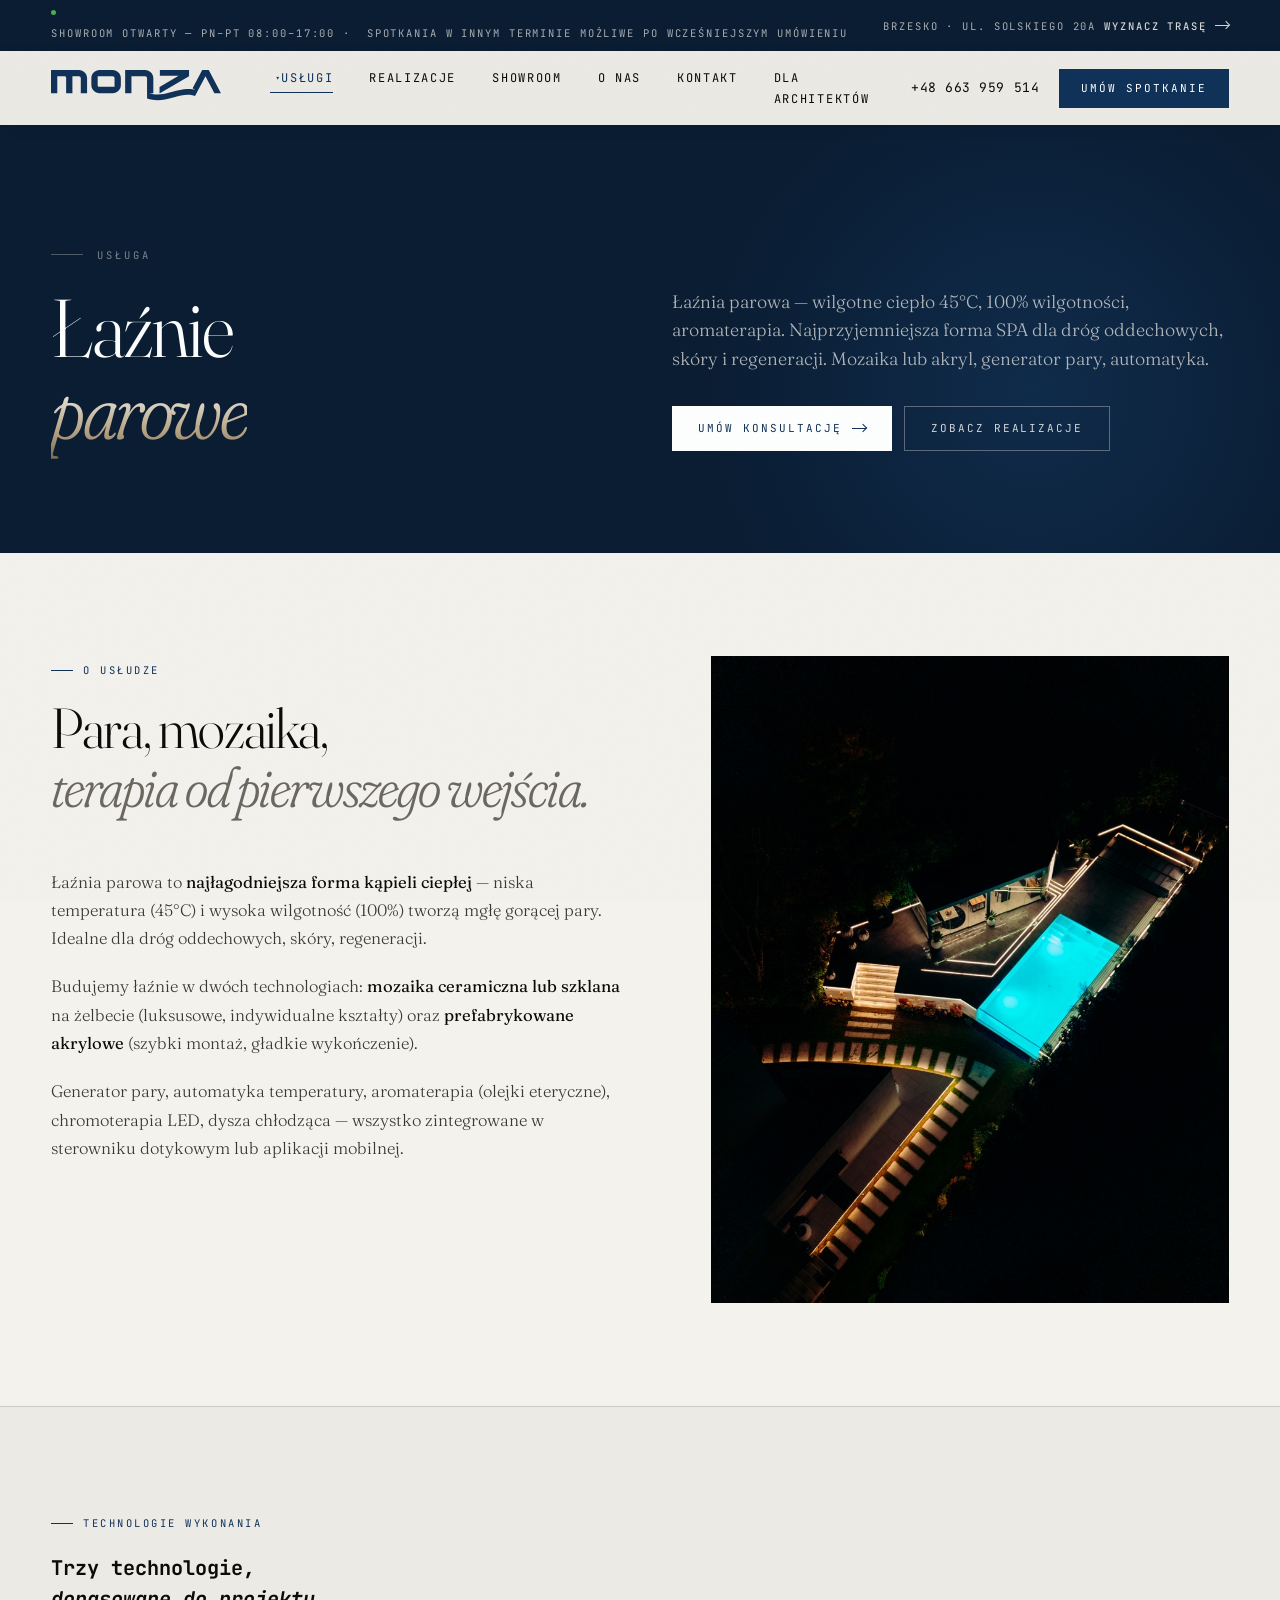
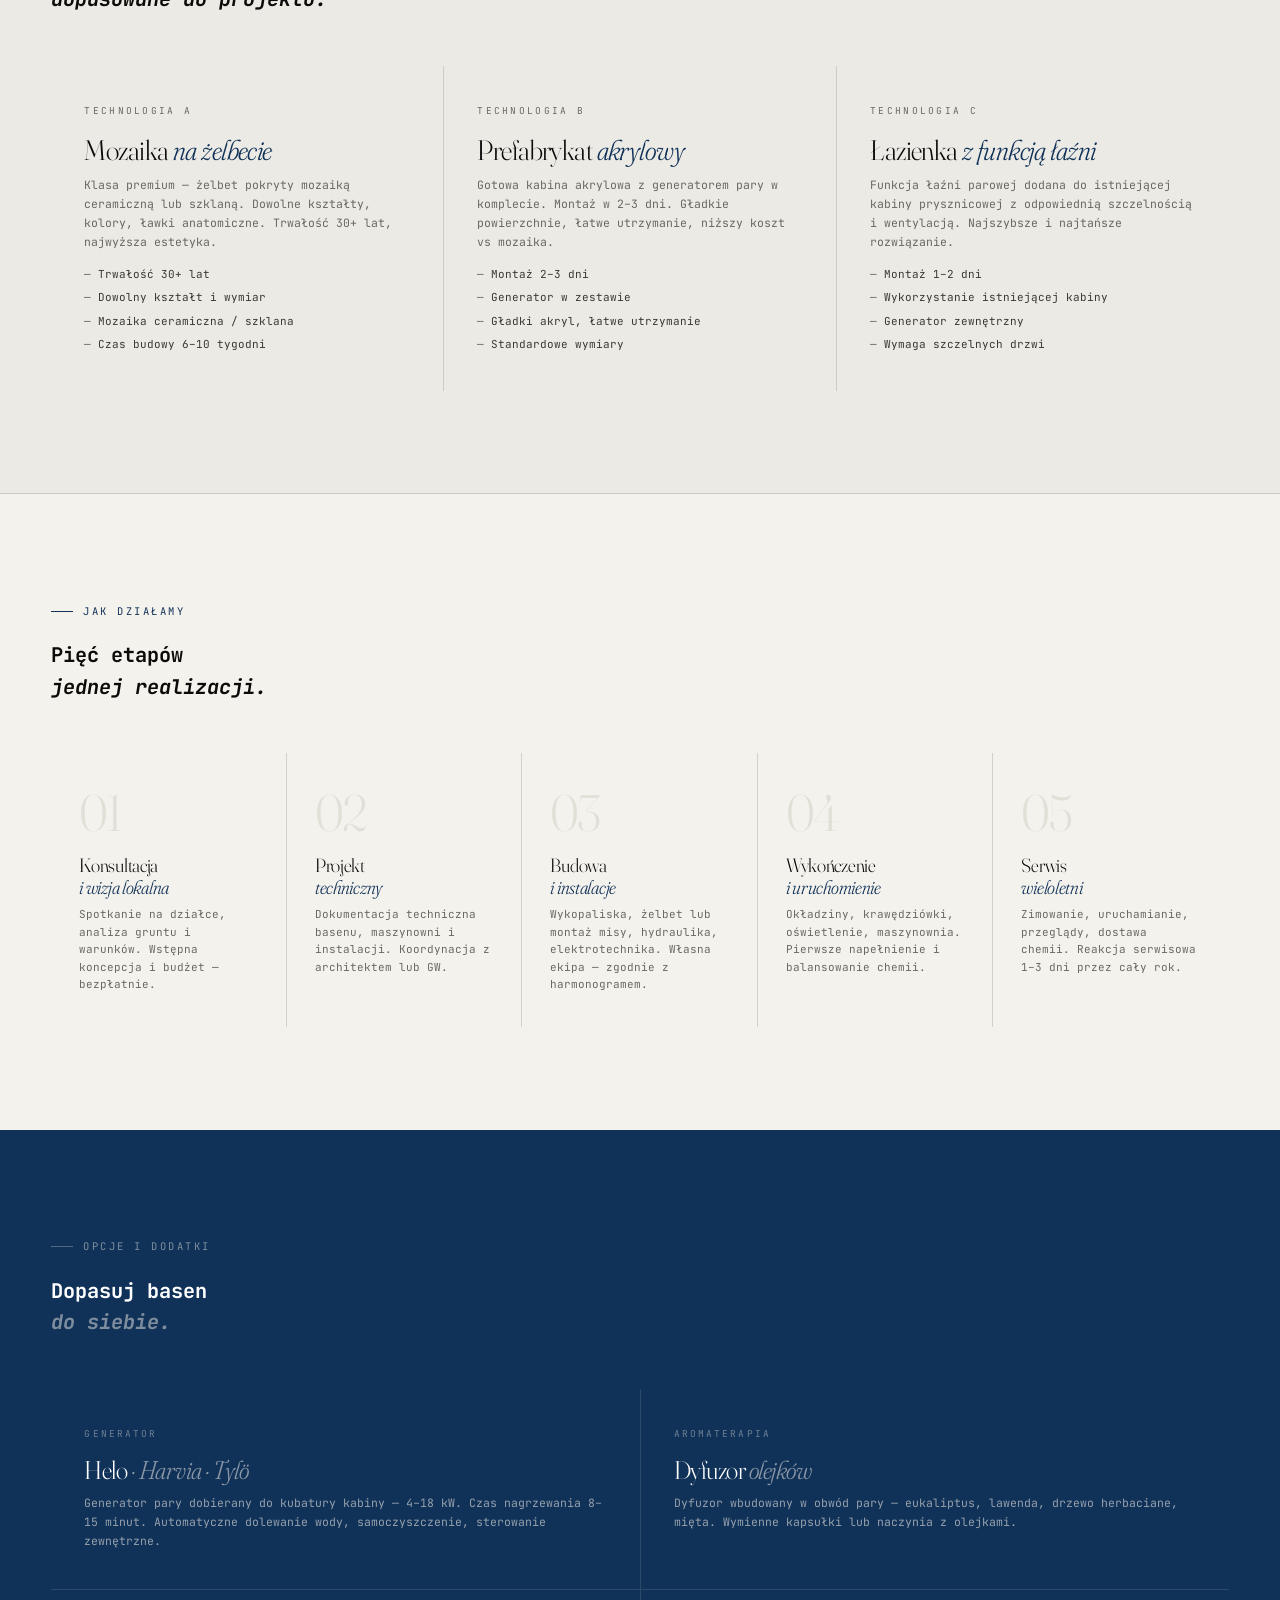
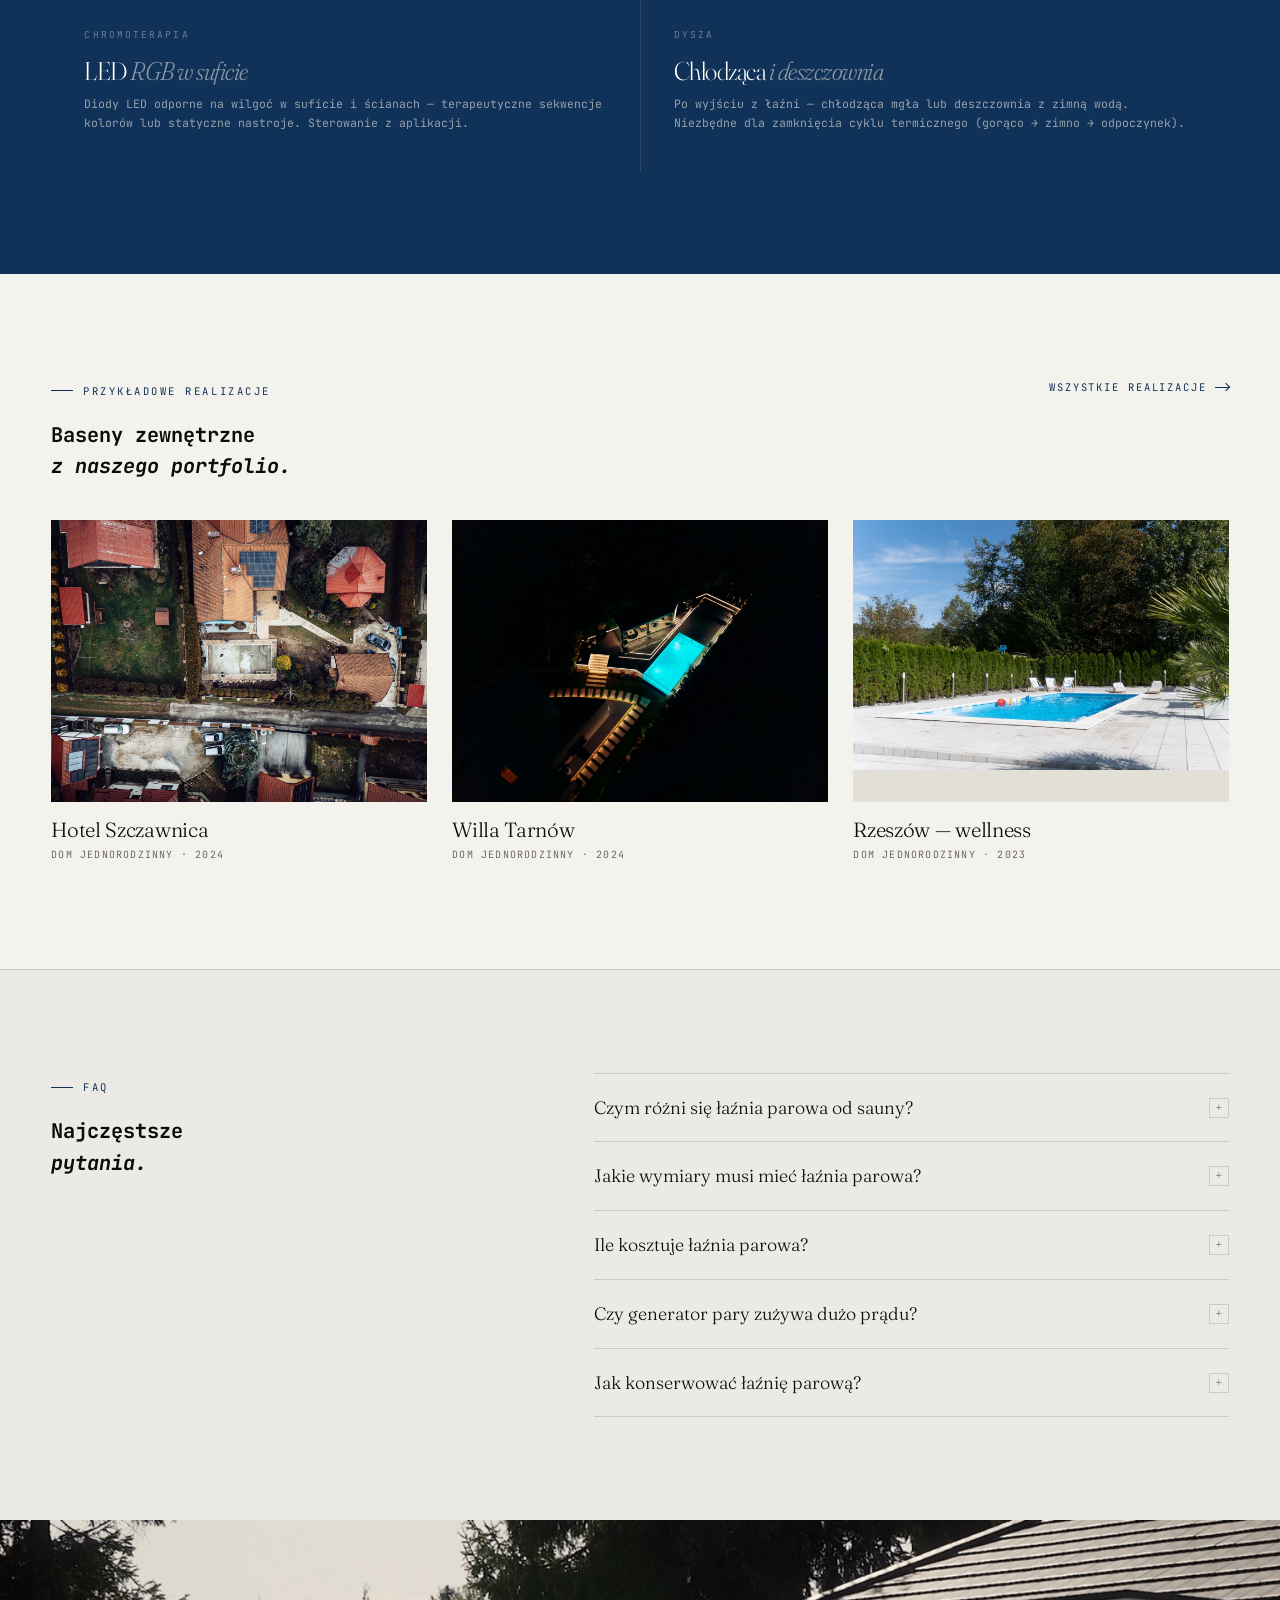
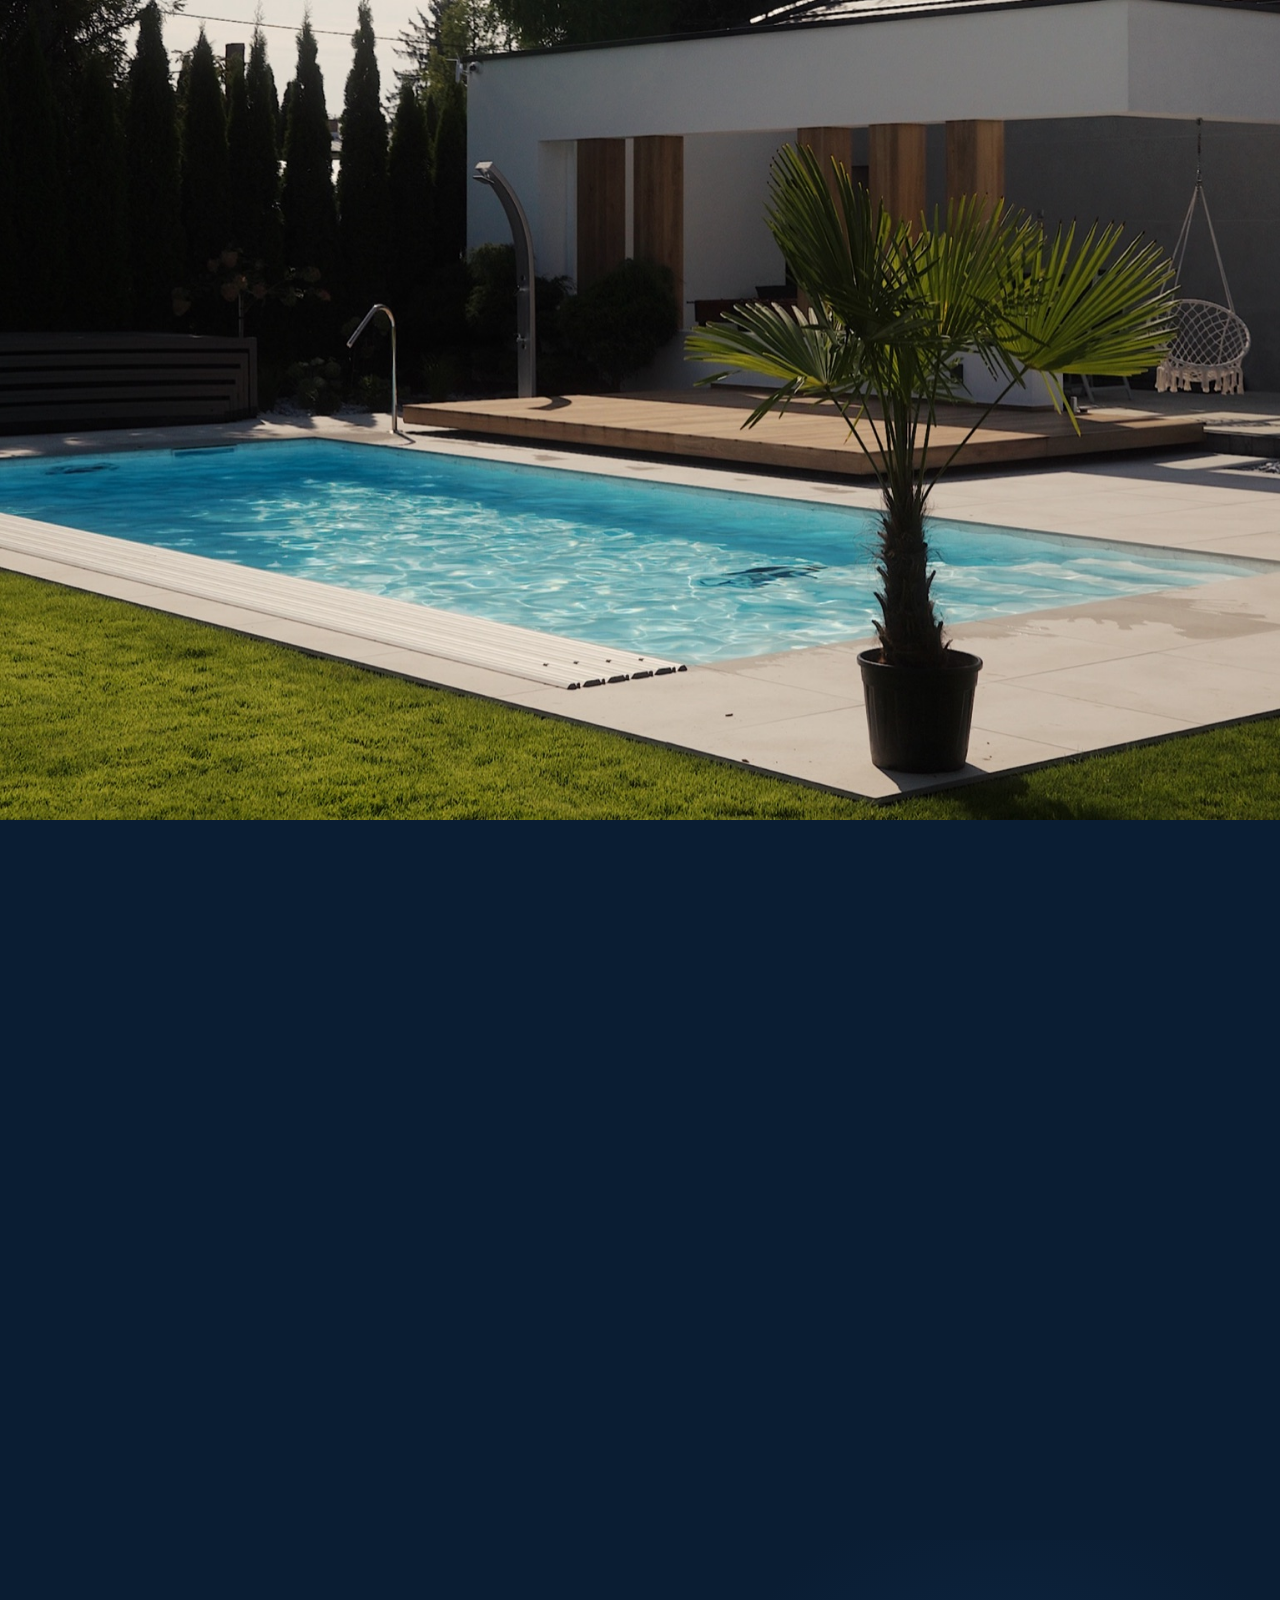
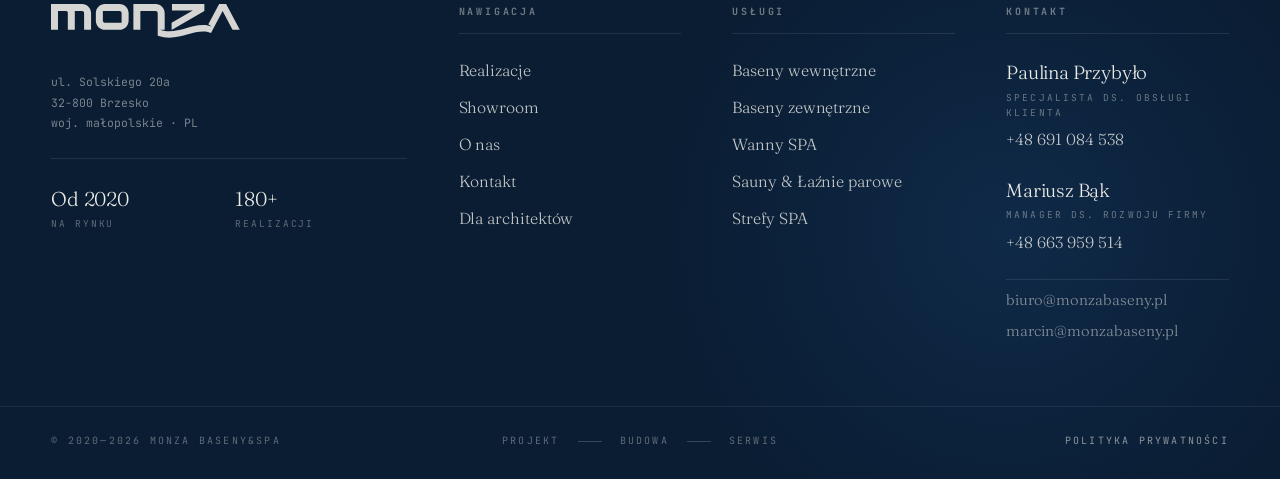
<file: laznie-parowe.html>
<!doctype html>
<html lang="pl">
<head>
<meta charset="utf-8" />
<meta name="viewport" content="width=device-width, initial-scale=1" />
<title>Łaźnie parowe — MONZA baseny&SPA</title>
<meta name="description" content="Łaźnie parowe — projekt, budowa, montaż. Mozaika, akryl, generator pary, aromaterapia. MONZA baseny&SPA, Brzesko." />
<meta name="theme-color" content="#113258" />
<link rel="preconnect" href="https://fonts.googleapis.com" />
<link rel="preconnect" href="https://fonts.gstatic.com" crossorigin />
<link href="https://fonts.googleapis.com/css2?family=Fraunces:ital,opsz,wght@0,9..144,300..900;1,9..144,300..900&family=JetBrains+Mono:wght@400;500;600&display=swap" rel="stylesheet" />
<style>
:root{
  --navy:#113258;--navy-deep:#0A1D33;--cream:#ECEAE5;--cream-2:#E2DFD7;--paper:#F4F2ED;
  --ink:#0C0B09;--ink-2:#3A3830;--muted:#6B685F;--line:rgba(12,11,9,.14);
  --f-mono:"JetBrains Mono",ui-monospace,monospace;--f-serif:"Fraunces",Georgia,serif;
  --edge:clamp(20px,4vw,64px);
}
*,*::before,*::after{box-sizing:border-box;margin:0;padding:0}
:focus-visible{outline:2px solid var(--navy);outline-offset:3px}
html{scroll-behavior:smooth}
html,body{background:var(--paper);color:var(--ink);font-family:var(--f-mono);-webkit-font-smoothing:antialiased;font-size:13.5px;line-height:1.55}
body{overflow-x:hidden}
a{color:inherit;text-decoration:none}
img,svg{display:block;max-width:100%}
button{font:inherit;color:inherit;background:none;border:0;cursor:pointer}
::selection{background:var(--navy);color:var(--cream)}
body::before{content:"";position:fixed;inset:0;pointer-events:none;z-index:999;opacity:.04;mix-blend-mode:multiply;
  background-image:url("data:image/svg+xml;utf8,<svg xmlns='http://www.w3.org/2000/svg' width='240' height='240'><filter id='n'><feTurbulence type='fractalNoise' baseFrequency='.9' numOctaves='2'/><feColorMatrix values='0 0 0 0 .07  0 0 0 0 .2  0 0 0 0 .35  0 0 0 .6 0'/></filter><rect width='100%' height='100%' filter='url(%23n)'/></svg>")}

/* topbar */
.topbar{background:var(--navy-deep);color:rgba(236,234,229,.7);font-family:var(--f-mono);font-size:10.5px;letter-spacing:.18em;text-transform:uppercase;display:grid;grid-template-columns:1fr auto;align-items:center;padding:10px var(--edge);gap:24px;position:relative;z-index:50}
.topbar .l{display:flex;align-items:center;gap:10px;flex-wrap:wrap}
.topbar .dot{width:5px;height:5px;border-radius:50%;background:#4CAF50;flex-shrink:0}
.topbar .r{display:flex;align-items:center;gap:8px;white-space:nowrap}
.topbar .r a{color:rgba(236,234,229,.9);font-weight:500;display:inline-flex;align-items:center;gap:8px;transition:color .3s}
.topbar .r a:hover{color:#fff}
.topbar .arr{display:inline-block;width:14px;height:1px;background:currentColor;position:relative}
.topbar .arr::after{content:"";position:absolute;right:0;top:-3px;width:6px;height:6px;border-top:1px solid currentColor;border-right:1px solid currentColor;transform:rotate(45deg)}

/* nav */
.sticky-nav{background:var(--cream);color:var(--ink);box-shadow:0 2px 20px -8px rgba(12,11,9,.18);position:sticky;top:0;z-index:60}
.sticky-nav .sn-header{display:grid;grid-template-columns:auto 1fr auto;align-items:center;gap:40px;padding:16px var(--edge)}
.sticky-nav .sn-logo{height:36px;width:auto;color:var(--navy);display:block}
.sn-links{display:flex;gap:36px;list-style:none;margin-left:8px}
.sn-links a{font-family:var(--f-mono);font-size:12px;letter-spacing:.14em;text-transform:uppercase;color:var(--ink);position:relative;padding:4px 0;transition:opacity .3s}
.sn-links a:hover{opacity:.55}
.sn-links a::after{content:"";position:absolute;left:50%;bottom:-3px;width:0;height:1px;background:var(--navy);transition:width .3s,left .3s}
.sn-links a:hover::after{width:100%;left:0}
.sn-links .active>a{color:var(--navy)}
.sn-links .active>a::after{width:100%;left:0}
.sn-links .has-drop{position:relative}
.sn-links .has-drop::after{content:"";position:absolute;left:0;right:0;top:100%;height:14px;display:block;pointer-events:none}
.sn-links .has-drop>a::before{content:"▾";margin-left:5px;font-size:9px;vertical-align:1px}
.sn-links .drop{display:none;position:absolute;top:100%;left:0;background:var(--cream);min-width:210px;padding:14px 0 12px;list-style:none;border:1px solid var(--line);box-shadow:0 12px 32px -8px rgba(12,11,9,.15)}
.sn-links .has-drop:hover .drop{display:block}
.sn-links .drop li a{display:block;padding:9px 20px;font-size:11px;letter-spacing:.14em;color:var(--ink-2);white-space:nowrap;transition:color .2s,background .2s}
.sn-links .drop li a::after{display:none}
.sn-links .drop li a:hover{color:var(--navy);background:rgba(27,74,125,.04);opacity:1}
.sn-links .drop .active-sub a{color:var(--navy)}
.sn-right{display:flex;align-items:center;gap:20px;justify-content:flex-end}
.sn-right .tel{font-family:var(--f-mono);font-size:13px;color:var(--ink);letter-spacing:.04em;transition:color .3s}
.sn-right .tel:hover{color:var(--navy)}
.sn-cta{display:inline-flex;align-items:center;padding:11px 22px;background:var(--navy);color:#fff;font-family:var(--f-mono);font-size:11px;letter-spacing:.18em;text-transform:uppercase;transition:background .3s}
.sn-cta:hover{background:var(--navy-deep)}

/* breadcrumb */
.breadcrumb{padding:20px var(--edge);border-bottom:1px solid var(--line)}
.breadcrumb-inner{max-width:1200px;margin:0 auto;display:flex;align-items:center;gap:8px;font-family:var(--f-mono);font-size:10px;letter-spacing:.18em;text-transform:uppercase;color:var(--muted)}
.breadcrumb a{color:var(--muted);transition:color .2s}
.breadcrumb a:hover{color:var(--navy)}
.breadcrumb .sep{opacity:.4}

/* hero */
.page-hero{background:var(--navy-deep);padding:clamp(72px,9vw,128px) var(--edge) clamp(64px,8vw,112px);position:relative;overflow:hidden}
.page-hero::after{content:"";position:absolute;top:-20%;right:-8%;width:700px;height:700px;border-radius:50%;background:radial-gradient(circle,rgba(27,74,125,.32) 0%,transparent 65%);pointer-events:none}
.page-hero-inner{max-width:1200px;margin:0 auto;position:relative;z-index:1;display:grid;grid-template-columns:1fr 1fr;gap:clamp(48px,5vw,80px);align-items:end}
.page-hero .eyebrow{font-family:var(--f-mono);font-size:10.5px;letter-spacing:.28em;text-transform:uppercase;color:rgba(236,234,229,.5);display:inline-flex;align-items:center;gap:14px;margin-bottom:24px}
.page-hero .eyebrow::before{content:"";width:32px;height:1px;background:rgba(236,234,229,.3)}
.page-hero h1{font-family:var(--f-serif);font-weight:300;font-size:clamp(48px,6.4vw,96px);line-height:1.0;letter-spacing:-.03em;color:#fff;font-variation-settings:"opsz" 144}
.page-hero h1 i{font-style:italic;font-variation-settings:"opsz" 144,"SOFT" 80,"WONK" 1;background:linear-gradient(to bottom,#fff 0%,#F2EFE8 28%,#B9A687 70%,#7A6A4F 100%);-webkit-background-clip:text;background-clip:text;-webkit-text-fill-color:transparent}
.page-hero-lead{color:rgba(236,234,229,.75)}
.page-hero-lead p{font-family:var(--f-serif);font-weight:300;font-size:clamp(17px,1.4vw,21px);line-height:1.6;font-variation-settings:"opsz" 14;margin-bottom:32px}
.page-hero-actions{display:flex;gap:12px;flex-wrap:wrap}
.btn-white{display:inline-flex;align-items:center;gap:10px;padding:14px 26px;background:#fff;color:var(--navy);font-family:var(--f-mono);font-size:11px;letter-spacing:.18em;text-transform:uppercase;transition:opacity .3s}
.btn-white:hover{opacity:.88}
.btn-ghost-w{display:inline-flex;align-items:center;gap:10px;padding:13px 26px;border:1px solid rgba(236,234,229,.35);color:rgba(236,234,229,.9);font-family:var(--f-mono);font-size:11px;letter-spacing:.18em;text-transform:uppercase;transition:all .3s}
.btn-ghost-w:hover{background:rgba(236,234,229,.1);border-color:rgba(236,234,229,.6)}

/* section common */
.section{padding:clamp(64px,8vw,112px) var(--edge)}
.section-inner{max-width:1200px;margin:0 auto}
.section-eyebrow{font-family:var(--f-mono);font-size:10.5px;letter-spacing:.24em;text-transform:uppercase;color:var(--navy);display:inline-flex;align-items:center;gap:10px;margin-bottom:20px}
.section-eyebrow::before{content:"";width:22px;height:1px;background:var(--navy)}
.section h2{font-family:var(--f-serif);font-weight:300;font-size:clamp(36px,4.4vw,64px);line-height:1.05;letter-spacing:-.025em;color:var(--ink);font-variation-settings:"opsz" 144;margin-bottom:clamp(32px,4vw,56px)}
.section h2 i{font-style:italic;color:var(--muted);font-variation-settings:"opsz" 144,"SOFT" 80,"WONK" 1}

/* intro split */
.intro-grid{display:grid;grid-template-columns:1.1fr 1fr;gap:clamp(56px,7vw,112px);align-items:start}
.intro-body p{font-family:var(--f-serif);font-weight:300;font-size:clamp(16px,1.3vw,19px);line-height:1.7;color:var(--ink-2);font-variation-settings:"opsz" 14;margin-bottom:20px}
.intro-body p:last-child{margin-bottom:0}
.intro-body p strong{color:var(--ink);font-weight:400}
.intro-img{aspect-ratio:4/5;background:linear-gradient(135deg,var(--navy-deep) 0%,var(--navy) 100%);overflow:hidden;display:flex;align-items:center;justify-content:center}
.intro-img img{width:100%;height:100%;object-fit:cover}
.intro-img svg{opacity:.1;width:50%;max-width:160px}

/* technologies */
.tech-section{background:var(--cream);border-top:1px solid var(--line);border-bottom:1px solid var(--line);padding:clamp(64px,8vw,112px) var(--edge)}
.tech-inner{max-width:1200px;margin:0 auto}
.tech-grid{display:grid;grid-template-columns:repeat(3,1fr);gap:1px;background:var(--line);margin-top:clamp(32px,4vw,52px)}
.tech-item{background:var(--cream);padding:clamp(28px,3vw,44px) clamp(24px,2.6vw,40px)}
.tech-item .ti-n{font-family:var(--f-mono);font-size:9.5px;letter-spacing:.24em;text-transform:uppercase;color:var(--muted);margin-bottom:16px}
.tech-item h3{font-family:var(--f-serif);font-weight:300;font-size:clamp(22px,2.2vw,30px);line-height:1.1;letter-spacing:-.02em;color:var(--ink);font-variation-settings:"opsz" 144;margin-bottom:10px}
.tech-item h3 i{font-style:italic;color:var(--navy);font-variation-settings:"opsz" 144,"SOFT" 60,"WONK" 1}
.tech-item p{font-family:var(--f-mono);font-size:11.5px;line-height:1.65;color:var(--muted);margin-bottom:14px}
.tech-item ul{list-style:none;display:flex;flex-direction:column;gap:7px}
.tech-item ul li{font-family:var(--f-mono);font-size:11px;color:var(--ink-2);padding-left:14px;position:relative;line-height:1.5}
.tech-item ul li::before{content:"—";position:absolute;left:0;color:var(--muted)}

/* process */
.process-section{padding:clamp(64px,8vw,112px) var(--edge)}
.process-inner{max-width:1200px;margin:0 auto}
.process-steps{display:grid;grid-template-columns:repeat(5,1fr);gap:0;margin-top:clamp(32px,4vw,52px)}
.process-step{padding:clamp(24px,2.6vw,40px) clamp(20px,2.2vw,32px);border-right:1px solid var(--line);position:relative}
.process-step:last-child{border-right:0}
.process-step .ps-n{font-family:var(--f-serif);font-weight:300;font-size:clamp(40px,4vw,60px);line-height:1;color:var(--cream-2);letter-spacing:-.04em;font-variation-settings:"opsz" 144;display:block;margin-bottom:16px}
.process-step h3{font-family:var(--f-serif);font-weight:300;font-size:clamp(16px,1.5vw,20px);line-height:1.15;letter-spacing:-.015em;color:var(--ink);font-variation-settings:"opsz" 144;margin-bottom:8px}
.process-step h3 i{font-style:italic;color:var(--navy);font-variation-settings:"opsz" 144,"SOFT" 60,"WONK" 1}
.process-step p{font-family:var(--f-mono);font-size:11px;line-height:1.6;color:var(--muted)}

/* options */
.options-section{background:var(--navy);padding:clamp(64px,8vw,112px) var(--edge)}
.options-inner{max-width:1200px;margin:0 auto}
.options-inner .section-eyebrow{color:rgba(236,234,229,.5)}
.options-inner .section-eyebrow::before{background:rgba(236,234,229,.3)}
.options-inner h2{color:#fff}
.options-inner h2 i{color:rgba(236,234,229,.5);font-variation-settings:"opsz" 144,"SOFT" 80,"WONK" 1}
.options-grid{display:grid;grid-template-columns:1fr 1fr;gap:1px;background:rgba(236,234,229,.12)}
.option-item{background:var(--navy);padding:clamp(28px,3vw,44px) clamp(24px,2.6vw,40px)}
.option-item .oi-n{font-family:var(--f-mono);font-size:9.5px;letter-spacing:.22em;text-transform:uppercase;color:rgba(236,234,229,.42);margin-bottom:14px}
.option-item h3{font-family:var(--f-serif);font-weight:300;font-size:clamp(22px,2vw,28px);line-height:1.1;letter-spacing:-.02em;color:#fff;font-variation-settings:"opsz" 144;margin-bottom:10px}
.option-item h3 i{font-style:italic;font-variation-settings:"opsz" 144,"SOFT" 60,"WONK" 1;color:rgba(236,234,229,.55)}
.option-item p{font-family:var(--f-mono);font-size:11.5px;line-height:1.65;color:rgba(236,234,229,.6)}

/* realizations strip */
.real-strip{padding:clamp(64px,8vw,112px) var(--edge)}
.real-strip-inner{max-width:1200px;margin:0 auto}
.real-strip-head{display:flex;align-items:baseline;justify-content:space-between;margin-bottom:clamp(24px,3vw,40px);gap:24px}
.real-strip-head h2{margin-bottom:0}
.real-strip-link{font-family:var(--f-mono);font-size:10.5px;letter-spacing:.18em;text-transform:uppercase;color:var(--navy);white-space:nowrap;display:inline-flex;align-items:center;gap:8px;transition:opacity .3s}
.real-strip-link:hover{opacity:.65}
.real-strip-grid{display:grid;grid-template-columns:repeat(3,1fr);gap:clamp(16px,2vw,28px)}
.rs-card{display:block;position:relative;overflow:hidden}
.rs-card:hover .rs-img-ph{transform:scale(1.04)}
.rs-img{aspect-ratio:4/3;overflow:hidden;background:var(--cream-2)}
.rs-img-ph{width:100%;height:100%;background:linear-gradient(135deg,var(--navy-deep) 0%,var(--navy) 100%);display:flex;align-items:center;justify-content:center;transition:transform .6s cubic-bezier(.22,.61,.36,1)}
.rs-img-ph svg{opacity:.12;width:44%;max-width:100px}
.rs-body{padding:16px 0 4px}
.rs-title{font-family:var(--f-serif);font-weight:300;font-size:clamp(18px,1.6vw,22px);color:var(--ink);letter-spacing:-.015em;font-variation-settings:"opsz" 14;line-height:1.15;margin-bottom:6px}
.rs-meta{font-family:var(--f-mono);font-size:10px;letter-spacing:.12em;text-transform:uppercase;color:var(--muted)}

/* faq */
.faq-section{background:var(--cream);border-top:1px solid var(--line);padding:clamp(64px,8vw,112px) var(--edge)}
.faq-inner{max-width:1200px;margin:0 auto;display:grid;grid-template-columns:1fr 1.4fr;gap:clamp(56px,7vw,112px);align-items:start}
.faq-list{display:flex;flex-direction:column;gap:0}
.faq-item{border-bottom:1px solid var(--line)}
.faq-item:first-child{border-top:1px solid var(--line)}
.faq-q{width:100%;text-align:left;padding:20px 0;display:flex;align-items:center;justify-content:space-between;gap:16px;font-family:var(--f-serif);font-weight:300;font-size:clamp(16px,1.4vw,19px);color:var(--ink);font-variation-settings:"opsz" 14;cursor:pointer;transition:color .2s}
.faq-q:hover{color:var(--navy)}
.faq-q .fq-icon{flex-shrink:0;width:20px;height:20px;border:1px solid var(--line);display:flex;align-items:center;justify-content:center;font-size:14px;color:var(--muted);transition:all .2s;font-style:normal}
.faq-item.open .fq-icon{background:var(--navy);border-color:var(--navy);color:#fff}
.faq-a{display:none;padding:0 0 20px;font-family:var(--f-mono);font-size:12px;line-height:1.7;color:var(--muted)}
.faq-item.open .faq-a{display:block}

/* pin-cta (z index.html) */
.pin-cta{position:relative;min-height:180vh;background:var(--navy-deep)}
.pin-sticky{position:sticky;top:0;height:100vh;min-height:620px;overflow:hidden;background:var(--navy-deep)}
.pin-sticky::before{content:"";position:absolute;inset:0;background:radial-gradient(ellipse at 50% 55%,rgba(27,74,125,.28) 0%,transparent 65%);pointer-events:none;z-index:0}
.pin-img-box{position:absolute;inset:0;width:100%;height:100%;overflow:hidden;will-change:opacity;z-index:1}
.pin-img-box img,.pin-img-box video{width:100%;height:100%;object-fit:cover;display:block;filter:saturate(.95) contrast(1.02);will-change:opacity}
.pin-cta-overlay{position:absolute;inset:0;z-index:4;display:flex;flex-direction:column;align-items:center;justify-content:center;gap:clamp(20px,2.2vw,32px);padding:clamp(60px,8vw,120px) clamp(24px,5vw,80px);text-align:center;color:var(--cream);opacity:0;will-change:opacity;pointer-events:none}
.pin-cta-overlay>*{pointer-events:auto}
.pin-cta-overlay h2{font-family:var(--f-serif);font-weight:300;font-size:clamp(56px,8.6vw,148px);line-height:.92;letter-spacing:-.03em;font-variation-settings:"opsz" 144;margin:0;background:linear-gradient(to bottom,#fff 0%,#F2EFE8 28%,#B9A687 70%,#7A6A4F 100%);-webkit-background-clip:text;background-clip:text;-webkit-text-fill-color:transparent;color:transparent}
.pin-cta-overlay h2 i{font-style:italic;font-variation-settings:"opsz" 144,"SOFT" 80,"WONK" 1}
.pin-cta-overlay p{font-family:var(--f-serif);font-weight:300;font-size:clamp(17px,1.4vw,21px);line-height:1.55;color:rgba(236,234,229,.82);max-width:56ch;font-variation-settings:"opsz" 14;margin:0}
.pin-cta-overlay .pair{display:flex;flex-wrap:wrap;gap:14px;margin-top:8px;justify-content:center}
.btn{display:inline-flex;align-items:center;gap:10px;padding:14px 24px;border:1px solid var(--navy);color:var(--navy);font-family:var(--f-mono);font-size:11px;letter-spacing:.18em;text-transform:uppercase;background:transparent;transition:all .3s}
.btn:hover{background:var(--navy);color:var(--cream)}
.btn .arr{display:inline-block;width:16px;height:1px;background:currentColor;position:relative}
.btn .arr::after{content:"";position:absolute;right:0;top:-3px;width:6px;height:6px;border-top:1px solid currentColor;border-right:1px solid currentColor;transform:rotate(45deg)}
.btn-solid{background:var(--navy);color:var(--cream);border-color:var(--navy)}
.btn-solid:hover{background:var(--ink);border-color:var(--ink);color:var(--cream)}
.pin-cta-overlay .btn{border-color:var(--cream);color:var(--cream)}
.pin-cta-overlay .btn:hover{background:var(--cream);color:var(--navy)}
.pin-cta-overlay .btn-solid{background:var(--cream);color:var(--navy);border-color:var(--cream)}
.pin-cta-overlay .btn-solid:hover{background:transparent;color:var(--cream)}
.arr{display:inline-block;width:14px;height:1px;background:currentColor;position:relative}
.arr::after{content:"";position:absolute;right:0;top:-3px;width:6px;height:6px;border-top:1px solid currentColor;border-right:1px solid currentColor;transform:rotate(45deg)}

/* footer */
footer.foot{background:var(--navy-deep);color:rgba(236,234,229,.7);position:relative;overflow:hidden}
footer.foot::after{content:"";position:absolute;top:-20%;right:-10%;width:800px;height:800px;border-radius:50%;background:radial-gradient(circle,rgba(27,74,125,.28) 0%,transparent 60%);pointer-events:none}
.foot-grid{position:relative;z-index:1;max-width:1440px;margin:0 auto;padding:clamp(48px,5vw,72px) var(--edge);display:grid;grid-template-columns:1.6fr 1fr 1fr 1fr;gap:clamp(40px,4vw,64px)}
.foot-brand .f-brand{margin-bottom:28px}
.foot-brand .f-brand-mark{height:40px;width:auto;color:rgba(236,234,229,.9)}
.foot-brand .ad{font-family:var(--f-mono);font-size:11.5px;line-height:1.8;color:rgba(236,234,229,.5);margin-bottom:24px;padding-bottom:24px;border-bottom:1px solid rgba(236,234,229,.1)}
.foot-brand .meta{display:grid;grid-template-columns:1fr 1fr;gap:12px}
.foot-brand .meta>div{display:flex;flex-direction:column;gap:3px}
.foot-brand .meta>div em{font-family:var(--f-serif);font-weight:300;font-size:20px;color:var(--cream);font-style:normal;letter-spacing:-.01em}
.foot-brand .meta>div span{font-family:var(--f-mono);font-size:9.5px;letter-spacing:.2em;text-transform:uppercase;color:rgba(236,234,229,.38)}
.foot-col h5{font-family:var(--f-mono);font-size:10px;letter-spacing:.28em;text-transform:uppercase;color:rgba(236,234,229,.45);margin:0 0 24px;padding-bottom:14px;border-bottom:1px solid rgba(236,234,229,.1)}
.foot-col ul{list-style:none;display:grid;gap:12px}
.foot-col ul a{font-family:var(--f-serif);font-weight:300;font-size:16px;color:rgba(236,234,229,.82);transition:color .3s,transform .3s;letter-spacing:-.005em;font-variation-settings:"opsz" 14;display:inline-block}
.foot-col ul a:hover{color:var(--cream);transform:translateX(3px)}
.ft-persons{display:grid;gap:24px}
.ft-person{display:flex;flex-direction:column;gap:3px}
.ft-name{font-family:var(--f-serif);font-weight:300;font-size:19px;color:var(--cream);letter-spacing:-.01em;font-variation-settings:"opsz" 14}
.ft-role{font-family:var(--f-mono);font-size:9.5px;letter-spacing:.22em;text-transform:uppercase;color:rgba(236,234,229,.42)}
.ft-tel{font-family:var(--f-serif);font-weight:300;font-size:16px;color:rgba(236,234,229,.82);text-decoration:none;margin-top:4px;transition:color .3s}
.ft-tel:hover{color:var(--cream)}
.ft-emails{display:flex;flex-direction:column;gap:8px;padding-top:8px;border-top:1px solid rgba(236,234,229,.1)}
.ft-emails a{font-family:var(--f-serif);font-weight:300;font-size:15px;color:rgba(236,234,229,.55);text-decoration:none;transition:color .3s}
.ft-emails a:hover{color:rgba(236,234,229,.82)}
.foot-bar{position:relative;z-index:1;max-width:1440px;margin:0 auto;padding:26px var(--edge) 30px;display:grid;grid-template-columns:1fr auto 1fr;gap:24px;border-top:1px solid rgba(236,234,229,.08);font-family:var(--f-mono);font-size:10px;letter-spacing:.22em;text-transform:uppercase;color:rgba(236,234,229,.38);align-items:center}
.foot-bar .c{text-align:center;display:flex;gap:18px;align-items:center;justify-content:center}
.foot-bar .c .ln{width:24px;height:1px;background:rgba(236,234,229,.2)}
.foot-bar .r{text-align:right}
.foot-bar a{color:rgba(236,234,229,.58);transition:color .3s}
.foot-bar a:hover{color:var(--cream)}

@media(max-width:960px){
  .page-hero-inner,.intro-grid,.faq-inner{grid-template-columns:1fr}
  .process-steps{grid-template-columns:1fr 1fr;border-top:1px solid var(--line)}
  .process-step{border-top:0;border-right:1px solid var(--line)}
  .process-step:nth-child(even){border-right:0}
  .options-grid,.tech-grid{grid-template-columns:1fr 1fr}
  .real-strip-grid{grid-template-columns:1fr 1fr}
  .foot-grid{grid-template-columns:1fr 1fr}
  .sn-links{gap:20px}
}
@media(max-width:600px){
  .process-steps,.options-grid,.tech-grid{grid-template-columns:1fr}
  .process-step{border-right:0;border-bottom:1px solid var(--line)}
  .real-strip-grid{grid-template-columns:1fr}
  .foot-grid{grid-template-columns:1fr}
  .foot-bar{grid-template-columns:1fr;text-align:center;gap:12px}
  .foot-bar .r{text-align:center}
}

/* ===== mobile responsive ===== */
.mn-logo{display:block;width:120px;color:var(--cream);margin:0 0 28px}
.mn-logo svg{width:100%;height:auto;display:block}
.topbar-ext{display:inline}
.hamburger{display:none;width:44px;height:44px;align-items:center;justify-content:center;flex-direction:column;gap:5px;cursor:pointer;background:transparent;border:0;padding:0;z-index:80}
.hamburger span{display:block;width:22px;height:2px;background:var(--ink);transition:transform .3s,opacity .25s}
.hamburger.open span:nth-child(1){transform:translateY(7px) rotate(45deg)}
.hamburger.open span:nth-child(2){opacity:0}
.hamburger.open span:nth-child(3){transform:translateY(-7px) rotate(-45deg)}
.mobile-nav{position:fixed;inset:0;background:var(--navy-deep);color:var(--cream);z-index:75;display:flex;flex-direction:column;padding:24px var(--edge) 24px;overflow-y:auto;transform:translateY(-100%);transition:transform .35s cubic-bezier(.22,.61,.36,1);visibility:hidden}
.mn-close{position:absolute;top:18px;right:var(--edge);width:44px;height:44px;display:flex;align-items:center;justify-content:center;background:transparent;border:1px solid rgba(236,234,229,.25);color:var(--cream);cursor:pointer;padding:0;z-index:5;transition:background .25s,border-color .25s}
.mn-close:hover{background:rgba(236,234,229,.08);border-color:rgba(236,234,229,.55)}
.mn-close svg{width:18px;height:18px;display:block}
.mobile-nav.open{transform:translateY(0);visibility:visible}
.mobile-nav .mn-links{list-style:none;display:flex;flex-direction:column;gap:0;margin:0;padding:0}
.mobile-nav .mn-links>li{border-bottom:1px solid rgba(236,234,229,.1)}
.mobile-nav .mn-links>li>a,.mobile-nav .mn-drop-toggle{display:flex;align-items:center;justify-content:space-between;padding:18px 0;font-family:var(--f-serif);font-weight:300;font-size:24px;color:rgba(236,234,229,.92);font-variation-settings:"opsz" 14;text-decoration:none;background:transparent;border:0;width:100%;text-align:left;cursor:pointer;letter-spacing:-.01em;min-height:44px}
.mobile-nav .mn-drop-toggle::after{content:"▾";font-size:14px;color:rgba(236,234,229,.6);transition:transform .3s}
.mobile-nav .mn-drop.open .mn-drop-toggle::after{transform:rotate(180deg)}
.mobile-nav .mn-sub{list-style:none;max-height:0;overflow:hidden;transition:max-height .35s ease;margin:0;padding:0}
.mobile-nav .mn-drop.open .mn-sub{max-height:600px !important}
.mobile-nav .mn-sub li a{display:block;padding:12px 16px;font-family:var(--f-mono);font-size:13px;letter-spacing:.08em;color:rgba(236,234,229,.6);min-height:44px;display:flex;align-items:center}
.mobile-nav .mn-sub li a:hover{color:var(--cream)}
.mobile-nav .mn-foot{margin-top:auto;padding-top:32px;border-top:1px solid rgba(236,234,229,.12);display:flex;flex-direction:column;gap:16px}
.mobile-nav .mn-foot .mn-tel{font-family:var(--f-serif);font-weight:300;font-size:22px;color:var(--cream);font-variation-settings:"opsz" 14}
.mobile-nav .mn-foot .mn-tel-label{font-family:var(--f-mono);font-size:10px;letter-spacing:.22em;text-transform:uppercase;color:rgba(236,234,229,.45);margin-bottom:4px;display:block}
.mobile-nav .mn-cta{display:inline-flex;justify-content:center;align-items:center;padding:14px 22px;background:var(--cream);color:var(--navy);font-family:var(--f-mono);font-size:12px;letter-spacing:.2em;text-transform:uppercase;text-decoration:none;min-height:48px;margin-top:8px}
body.mn-locked{overflow:hidden}
.mobile-cta-bar{display:none;position:fixed;bottom:0;left:0;right:0;z-index:55;background:var(--cream);border-top:1px solid var(--line);padding:10px var(--edge) calc(10px + env(safe-area-inset-bottom,0px));gap:10px;box-shadow:0 -4px 16px rgba(12,11,9,.08)}
.mobile-cta-bar a{flex:1;display:inline-flex;align-items:center;justify-content:center;gap:8px;padding:14px 12px;font-family:var(--f-mono);font-size:11px;letter-spacing:.16em;text-transform:uppercase;min-height:48px;text-decoration:none}
.mobile-cta-bar .mcb-tel{background:var(--navy);color:#fff}
.mobile-cta-bar .mcb-msg{background:transparent;color:var(--navy);border:1px solid var(--navy)}
.mobile-cta-bar svg{width:14px;height:14px}
@media (max-width:860px){
  .sticky-nav .sn-links,.sticky-nav .sn-right{display:none !important}
  .hamburger{display:inline-flex}
  .sticky-nav .sn-header{grid-template-columns:auto 1fr auto;gap:16px}
  .topbar{font-size:9px;letter-spacing:.12em;padding:8px var(--edge);grid-template-columns:1fr}
  .topbar .r{display:none}
  .topbar-ext{display:none}
  .topbar .l{justify-content:center;text-align:center}
  .mobile-cta-bar{display:flex}
  body{padding-bottom:70px}
  /* Pin-CTA — uproszczona wersja mobile (bez scroll-pin) */
  .pin-cta{min-height:auto;position:relative}
  .pin-sticky{position:relative;top:auto;height:auto;min-height:520px;padding:60px var(--edge)}
  .pin-img-box{position:absolute;inset:0}
  .pin-img-box video,.pin-img-box img{opacity:.32 !important}
  .pin-cta-overlay{position:relative;opacity:1 !important;padding:0;justify-content:center;min-height:420px}
  .pin-cta-overlay h2{font-size:clamp(40px,11vw,64px)}
  .pin-hint,.pin-eyebrow{display:none}

  /* iOS — zapobiega zoom przy focusie na inputach */
  .cmodal-row input,.cmodal-row select,.cmodal-row textarea,.cform-row input,.cform-row select,.cform-row textarea{font-size:16px !important}
  input,select,textarea{font-size:16px}
}
@media (max-width:600px){
  .mobile-nav .mn-links>li>a,.mobile-nav .mn-drop-toggle{font-size:21px;padding:16px 0}
}
</style>
</head>
<body>

<!-- topbar -->
<div class="topbar">
  <div class="l">
    <span class="dot"></span>
    <span>Showroom otwarty — Pn–Pt 08:00–17:00<span class="topbar-ext">&nbsp;·&nbsp; spotkania w innym terminie możliwe po wcześniejszym umówieniu</span></span>
  </div>
  <div class="r">
    <span>Brzesko · ul. Solskiego 20A</span>
    <a href="https://maps.google.com/?q=ul.+Solskiego+20A,+Brzesko" target="_blank" rel="noopener">Wyznacz trasę <span class="arr"></span></a>
  </div>
</div>

<!-- nav -->
<div class="sticky-nav">
  <div class="sn-header">
    <a href="index.html" aria-label="MONZA baseny & SPA — strona główna">
      <svg class="sn-logo" viewBox="0 0 336 71" fill="none" xmlns="http://www.w3.org/2000/svg">
        <path d="M311.102 0.225543L310.989 0H298.343L298.23 0.228676L279.3 36.018L285.349 39.7301C282.953 38.9814 280.575 38.4363 278.22 38.0698C275.917 37.7127 273.64 37.5154 271.372 37.4621C270.924 37.4496 270.47 37.4402 270.022 37.4402C259.547 37.412 249.447 40.2062 239.527 42.9378C224.29 47.148 209.83 51.1388 193.66 45.6882H201.814V16.2047C201.814 7.33956 194.6 0.125302 185.734 0.125302H146.255V45.6819H158.641V12.5114H185.734C187.771 12.5114 189.428 14.1685 189.428 16.2047V45.6819H189.453V56.414C196.554 58.8292 203.386 59.7533 209.943 59.7533C221.812 59.7533 232.82 56.7148 243.001 53.9049C255.628 50.4121 266.921 47.3014 278.342 49.7668C280.231 50.1677 282.117 50.7253 284.009 51.4615L287.063 45.6851L288.422 43.107L304.668 12.3955L322.273 45.6819H335.144L311.102 0.228676V0.225543Z" fill="currentColor"/>
        <path d="M272.248 12.3516V0H214.722V11.5184H251.704L214.086 33.3366V45.685H214.828L272.248 12.3516Z" fill="currentColor"/>
        <path d="M55.0701 0.125488H0V45.6821H12.3861V12.5116H27.0213C28.5876 12.5116 29.8563 13.7803 29.8563 15.3465V45.6852H42.2424V12.5116H55.0701C57.1094 12.5116 58.7634 14.1656 58.7634 16.2048V45.6821H71.1495V16.2048C71.1495 7.32408 63.9509 0.125488 55.0701 0.125488Z" fill="currentColor"/>
        <path d="M121.69 0H95.7119C86.8218 0 79.6138 7.20486 79.6138 16.095V29.5869C79.6138 38.4771 86.8218 45.685 95.7119 45.685H121.69C130.58 45.685 137.785 38.4771 137.785 29.5869V16.095C137.785 7.20799 130.58 0 121.69 0ZM125.321 33.2238H95.4081C93.5693 33.2238 92.0782 31.7327 92.0782 29.8939V12.4644H121.69C123.695 12.4644 125.321 14.0902 125.321 16.095V33.2238Z" fill="currentColor"/>
      </svg>
    </a>
    <nav>
      <ul class="sn-links">
        <li class="has-drop active"><a href="#">Usługi</a>
          <ul class="drop">
            <li><a href="baseny-wewnetrzne.html">Baseny wewnętrzne</a></li>
            <li><a href="baseny-zewnetrzne.html">Baseny zewnętrzne</a></li>
            <li><a href="wanny-spa.html">Wanny SPA</a></li>
            <li><a href="sauny.html">Sauny</a></li>
            <li class="active-sub"><a href="laznie-parowe.html">Łaźnie parowe</a></li>
            <li><a href="strefy-spa.html">Strefy SPA</a></li>
          </ul>
        </li>
        <li><a href="realizacje.html">Realizacje</a></li>
        <li><a href="showroom.html">Showroom</a></li>
        <li><a href="o-nas.html">O&nbsp;nas</a></li>
        <li><a href="kontakt.html">Kontakt</a></li>
        <li><a href="architekci.html">Dla architektów</a></li>
      </ul>
    </nav>
    <div class="sn-right">
      <a href="tel:+48663959514" class="tel">+48&nbsp;663&nbsp;959&nbsp;514</a>
      <a href="kontakt.html" class="sn-cta" data-modal="form">Umów spotkanie</a>
    </div>
  </div>
</div>

<!-- hero -->
<section class="page-hero">
  <div class="page-hero-inner">
    <div>
      <div class="eyebrow">Usługa</div>
      <h1>Łaźnie<br/><i>parowe</i></h1>
    </div>
    <div class="page-hero-lead">
      <p>Łaźnia parowa — wilgotne ciepło 45°C, 100% wilgotności, aromaterapia. Najprzyjemniejsza forma SPA dla dróg oddechowych, skóry i regeneracji. Mozaika lub akryl, generator pary, automatyka.</p>
      <div class="page-hero-actions">
        <a href="kontakt.html" class="btn-white" data-modal="form">Umów konsultację <span class="arr"></span></a>
        <a href="realizacje.html" class="btn-ghost-w">Zobacz realizacje</a>
      </div>
    </div>
  </div>
</section>

<!-- intro -->
<section class="section">
  <div class="section-inner">
    <div class="intro-grid">
      <div>
        <div class="section-eyebrow">O usłudze</div>
        <h2>Para, mozaika,<br/><i>terapia od pierwszego wejścia.</i></h2>
        <div class="intro-body">
          <p>Łaźnia parowa to <strong>najłagodniejsza forma kąpieli ciepłej</strong> — niska temperatura (45°C) i wysoka wilgotność (100%) tworzą mgłę gorącej pary. Idealne dla dróg oddechowych, skóry, regeneracji.</p>
          <p>Budujemy łaźnie w dwóch technologiach: <strong>mozaika ceramiczna lub szklana</strong> na żelbecie (luksusowe, indywidualne kształty) oraz <strong>prefabrykowane akrylowe</strong> (szybki montaż, gładkie wykończenie).</p>
          <p>Generator pary, automatyka temperatury, aromaterapia (olejki eteryczne), chromoterapia LED, dysza chłodząca — wszystko zintegrowane w sterowniku dotykowym lub aplikacji mobilnej.</p>
        </div>
      </div>
      <div class="intro-img"><img src="assets/img/realizacje/wroclaw-c.jpg" alt="Łaźnie parowe MONZA" /></div>
    </div>
  </div>
</section>

<!-- technologie -->
<div class="tech-section">
  <div class="tech-inner">
    <div class="section-eyebrow">Technologie wykonania</div>
    <h2>Trzy technologie,<br/><i>dopasowane do projektu.</i></h2>
    <div class="tech-grid">
      <div class="tech-item">
        <div class="ti-n">Technologia A</div>
        <h3>Mozaika <i>na żelbecie</i></h3>
        <p>Klasa premium — żelbet pokryty mozaiką ceramiczną lub szklaną. Dowolne kształty, kolory, ławki anatomiczne. Trwałość 30+ lat, najwyższa estetyka.</p>
        <ul>
          <li>Trwałość 30+ lat</li>
          <li>Dowolny kształt i wymiar</li>
          <li>Mozaika ceramiczna / szklana</li>
          <li>Czas budowy 6–10 tygodni</li>
        </ul>
      </div>
      <div class="tech-item">
        <div class="ti-n">Technologia B</div>
        <h3>Prefabrykat <i>akrylowy</i></h3>
        <p>Gotowa kabina akrylowa z generatorem pary w komplecie. Montaż w 2–3 dni. Gładkie powierzchnie, łatwe utrzymanie, niższy koszt vs mozaika.</p>
        <ul>
          <li>Montaż 2–3 dni</li>
          <li>Generator w zestawie</li>
          <li>Gładki akryl, łatwe utrzymanie</li>
          <li>Standardowe wymiary</li>
        </ul>
      </div>
      <div class="tech-item">
        <div class="ti-n">Technologia C</div>
        <h3>Łazienka <i>z funkcją łaźni</i></h3>
        <p>Funkcja łaźni parowej dodana do istniejącej kabiny prysznicowej z odpowiednią szczelnością i wentylacją. Najszybsze i najtańsze rozwiązanie.</p>
        <ul>
          <li>Montaż 1–2 dni</li>
          <li>Wykorzystanie istniejącej kabiny</li>
          <li>Generator zewnętrzny</li>
          <li>Wymaga szczelnych drzwi</li>
        </ul>
      </div>
    </div>
  </div>
</div>

<!-- proces -->
<section class="process-section">
  <div class="process-inner">
    <div class="section-eyebrow">Jak działamy</div>
    <h2>Pięć etapów<br/><i>jednej realizacji.</i></h2>
    <div class="process-steps">
      <div class="process-step">
        <span class="ps-n">01</span>
        <h3>Konsultacja<br/><i>i wizja lokalna</i></h3>
        <p>Spotkanie na działce, analiza gruntu i warunków. Wstępna koncepcja i budżet — bezpłatnie.</p>
      </div>
      <div class="process-step">
        <span class="ps-n">02</span>
        <h3>Projekt<br/><i>techniczny</i></h3>
        <p>Dokumentacja techniczna basenu, maszynowni i instalacji. Koordynacja z architektem lub GW.</p>
      </div>
      <div class="process-step">
        <span class="ps-n">03</span>
        <h3>Budowa<br/><i>i instalacje</i></h3>
        <p>Wykopaliska, żelbet lub montaż misy, hydraulika, elektrotechnika. Własna ekipa — zgodnie z harmonogramem.</p>
      </div>
      <div class="process-step">
        <span class="ps-n">04</span>
        <h3>Wykończenie<br/><i>i uruchomienie</i></h3>
        <p>Okładziny, krawędziówki, oświetlenie, maszynownia. Pierwsze napełnienie i balansowanie chemii.</p>
      </div>
      <div class="process-step">
        <span class="ps-n">05</span>
        <h3>Serwis<br/><i>wieloletni</i></h3>
        <p>Zimowanie, uruchamianie, przeglądy, dostawa chemii. Reakcja serwisowa 1–3 dni przez cały rok.</p>
      </div>
    </div>
  </div>
</section>

<!-- opcje -->
<div class="options-section">
  <div class="options-inner">
    <div class="section-eyebrow">Opcje i dodatki</div>
    <h2>Dopasuj basen<br/><i>do siebie.</i></h2>
    <div class="options-grid" style="margin-top:clamp(32px,4vw,52px)">
      <div class="option-item">
        <div class="oi-n">Generator</div>
        <h3>Helo <i>· Harvia · Tylö</i></h3>
        <p>Generator pary dobierany do kubatury kabiny — 4–18 kW. Czas nagrzewania 8–15 minut. Automatyczne dolewanie wody, samoczyszczenie, sterowanie zewnętrzne.</p>
      </div>
      <div class="option-item">
        <div class="oi-n">Aromaterapia</div>
        <h3>Dyfuzor <i>olejków</i></h3>
        <p>Dyfuzor wbudowany w obwód pary — eukaliptus, lawenda, drzewo herbaciane, mięta. Wymienne kapsułki lub naczynia z olejkami.</p>
      </div>
      <div class="option-item">
        <div class="oi-n">Chromoterapia</div>
        <h3>LED <i>RGB w suficie</i></h3>
        <p>Diody LED odporne na wilgoć w suficie i ścianach — terapeutyczne sekwencje kolorów lub statyczne nastroje. Sterowanie z aplikacji.</p>
      </div>
      <div class="option-item">
        <div class="oi-n">Dysza</div>
        <h3>Chłodząca <i>i deszczownia</i></h3>
        <p>Po wyjściu z łaźni — chłodząca mgła lub deszczownia z zimną wodą. Niezbędne dla zamknięcia cyklu termicznego (gorąco → zimno → odpoczynek).</p>
      </div>
    </div>
  </div>
</div>

<!-- realizacje strip -->
<section class="real-strip">
  <div class="real-strip-inner">
    <div class="real-strip-head">
      <div>
        <div class="section-eyebrow">Przykładowe realizacje</div>
        <h2 style="margin-bottom:0">Baseny zewnętrzne<br/><i>z naszego portfolio.</i></h2>
      </div>
      <a href="realizacje.html" class="real-strip-link">Wszystkie realizacje <span class="arr"></span></a>
    </div>
    <div class="real-strip-grid">
      <a class="rs-card" href="#">
        <div class="rs-img"><img src="assets/img/realizacje/okocim-drone.jpg" alt="Realizacja MONZA — Hotel Szczawnica" loading="lazy" /></div>
        <div class="rs-body"><div class="rs-title">Hotel Szczawnica</div><div class="rs-meta">Dom jednorodzinny · 2024</div></div>
      </a>
      <a class="rs-card" href="#">
        <div class="rs-img"><img src="assets/img/realizacje/wroclaw-c.jpg" alt="Realizacja MONZA — Willa Tarnów" loading="lazy" /></div>
        <div class="rs-body"><div class="rs-title">Willa Tarnów</div><div class="rs-meta">Dom jednorodzinny · 2024</div></div>
      </a>
      <a class="rs-card" href="#">
        <div class="rs-img"><img src="assets/img/realizacje/budzow-d.jpg" alt="Realizacja MONZA — Rzeszów — wellness" loading="lazy" /></div>
        <div class="rs-body"><div class="rs-title">Rzeszów — wellness</div><div class="rs-meta">Dom jednorodzinny · 2023</div></div>
      </a>
    </div>
  </div>
</section>

<!-- FAQ -->
<div class="faq-section">
  <div class="faq-inner">
    <div>
      <div class="section-eyebrow">FAQ</div>
      <h2>Najczęstsze<br/><i>pytania.</i></h2>
    </div>
    <div class="faq-list">
      <div class="faq-item">
        <button class="faq-q">Czym różni się łaźnia parowa od sauny? <span class="fq-icon">+</span></button>
        <div class="faq-a">Sauna fińska: 80–110°C, niska wilgotność. Łaźnia parowa: 45°C, 100% wilgotności. Sauna ogrzewa powietrze, łaźnia wytwarza mgłę pary. Łaźnia łagodniejsza dla układu krążenia i lepsza dla dróg oddechowych.</div>
      </div>
      <div class="faq-item">
        <button class="faq-q">Jakie wymiary musi mieć łaźnia parowa? <span class="fq-icon">+</span></button>
        <div class="faq-a">Minimum 1,2×1,2 m wewnątrz (1 osoba). Komfort dla 2 osób: 1,5×1,8 m z ławką. Wysokość 2,0–2,2 m. Plus generator pary obok (40×60 cm w pomieszczeniu technicznym).</div>
      </div>
      <div class="faq-item">
        <button class="faq-q">Ile kosztuje łaźnia parowa? <span class="fq-icon">+</span></button>
        <div class="faq-a">Prefabrykat akrylowy 2-os.: od 18 tys. zł z generatorem. Mozaika ceramiczna 2–3 os.: 35–55 tys. zł. Premium z dyfuzorem, LED, audio: 65–95 tys. zł.</div>
      </div>
      <div class="faq-item">
        <button class="faq-q">Czy generator pary zużywa dużo prądu? <span class="fq-icon">+</span></button>
        <div class="faq-a">Przeciętnie 6–9 kWh na sesję (45 min nagrzewania + 30 min sesji). Przy 3 sesjach tygodniowo: 70–110 zł/miesiąc. Mniej niż codzienna gorąca kąpiel w wannie.</div>
      </div>
      <div class="faq-item">
        <button class="faq-q">Jak konserwować łaźnię parową? <span class="fq-icon">+</span></button>
        <div class="faq-a">Generator: samoczyszczenie automatyczne + cykl odkamieniania raz na 2 miesiące. Kabina: mycie po każdej sesji + raz w tygodniu środek przeciw pleśniom. Roczny serwis generatora.</div>
      </div>
    </div>
  </div>
</div>

<!-- pin-cta (jedna sekcja na całą stronę, identyczna z index.html) -->
<section class="pin-cta" id="pin-cta">
  <div class="pin-sticky">
    <div class="pin-img-box">
      <video src="assets/video/cta.mp4" poster="assets/img/cta.jpg" autoplay muted loop playsinline preload="none" aria-label="Basen z palmami — realizacja Monza Baseny"></video>
    </div>
    <div class="pin-cta-overlay">
      <h2>Zapraszamy<br/>do <i>kontaktu.</i></h2>
      <p>Bezpłatna konsultacja. Umówmy się w naszym showroomie, online lub u Ciebie. Od pierwszego szkicu po rozruch — jedna firma, jedna odpowiedzialność.</p>
      <div class="pair">
        <a class="btn btn-solid" href="kontakt.html" data-modal="form">Umów konsultację <span class="arr"></span></a>
        <a class="btn" href="showroom.html">Odwiedź showroom <span class="arr"></span></a>
      </div>
    </div>
  </div>
</section>

<!-- footer -->
<footer class="foot">
  <div class="foot-grid">
    <div class="foot-brand">
      <div class="f-brand">
        <svg class="f-brand-mark" viewBox="0 0 336 71" fill="none" xmlns="http://www.w3.org/2000/svg" aria-label="MONZA baseny & SPA">
          <path d="M311.102 0.225543L310.989 0H298.343L298.23 0.228676L279.3 36.018L285.349 39.7301C282.953 38.9814 280.575 38.4363 278.22 38.0698C275.917 37.7127 273.64 37.5154 271.372 37.4621C270.924 37.4496 270.47 37.4402 270.022 37.4402C259.547 37.412 249.447 40.2062 239.527 42.9378C224.29 47.148 209.83 51.1388 193.66 45.6882H201.814V16.2047C201.814 7.33956 194.6 0.125302 185.734 0.125302H146.255V45.6819H158.641V12.5114H185.734C187.771 12.5114 189.428 14.1685 189.428 16.2047V45.6819H189.453V56.414C196.554 58.8292 203.386 59.7533 209.943 59.7533C221.812 59.7533 232.82 56.7148 243.001 53.9049C255.628 50.4121 266.921 47.3014 278.342 49.7668C280.231 50.1677 282.117 50.7253 284.009 51.4615L287.063 45.6851L288.422 43.107L304.668 12.3955L322.273 45.6819H335.144L311.102 0.228676V0.225543Z" fill="currentColor"/>
          <path d="M272.248 12.3516V0H214.722V11.5184H251.704L214.086 33.3366V45.685H214.828L272.248 12.3516Z" fill="currentColor"/>
          <path d="M55.0701 0.125488H0V45.6821H12.3861V12.5116H27.0213C28.5876 12.5116 29.8563 13.7803 29.8563 15.3465V45.6852H42.2424V12.5116H55.0701C57.1094 12.5116 58.7634 14.1656 58.7634 16.2048V45.6821H71.1495V16.2048C71.1495 7.32408 63.9509 0.125488 55.0701 0.125488Z" fill="currentColor"/>
          <path d="M121.69 0H95.7119C86.8218 0 79.6138 7.20486 79.6138 16.095V29.5869C79.6138 38.4771 86.8218 45.685 95.7119 45.685H121.69C130.58 45.685 137.785 38.4771 137.785 29.5869V16.095C137.785 7.20799 130.58 0 121.69 0ZM125.321 33.2238H95.4081C93.5693 33.2238 92.0782 31.7327 92.0782 29.8939V12.4644H121.69C123.695 12.4644 125.321 14.0902 125.321 16.095V33.2238Z" fill="currentColor"/>
        </svg>
      </div>
      <div class="ad">ul. Solskiego 20a<br/>32-800 Brzesko<br/>woj. małopolskie · PL</div>
      <div class="meta">
        <div><em>Od 2020</em><span>na rynku</span></div>
        <div><em>180+</em><span>realizacji</span></div>
      </div>
    </div>
    <div class="foot-col">
      <h5>Nawigacja</h5>
      <ul>
        <li><a href="realizacje.html">Realizacje</a></li>
        <li><a href="showroom.html">Showroom</a></li>
        <li><a href="o-nas.html">O nas</a></li>
        <li><a href="kontakt.html">Kontakt</a></li>
        <li><a href="architekci.html">Dla architektów</a></li>
      </ul>
    </div>
    <div class="foot-col">
      <h5>Usługi</h5>
      <ul>
        <li><a href="baseny-wewnetrzne.html">Baseny wewnętrzne</a></li>
        <li><a href="baseny-zewnetrzne.html">Baseny zewnętrzne</a></li>
        <li><a href="wanny-spa.html">Wanny SPA</a></li>
        <li><a href="sauny.html">Sauny &amp; Łaźnie parowe</a></li>
        <li><a href="strefy-spa.html">Strefy SPA</a></li>
      </ul>
    </div>
    <div class="foot-col">
      <h5>Kontakt</h5>
      <div class="ft-persons">
        <div class="ft-person">
          <span class="ft-name">Paulina Przybyło</span>
          <span class="ft-role">Specjalista ds. obsługi klienta</span>
          <a class="ft-tel" href="tel:+48691084538">+48 691 084 538</a>
        </div>
        <div class="ft-person">
          <span class="ft-name">Mariusz Bąk</span>
          <span class="ft-role">Manager ds. rozwoju firmy</span>
          <a class="ft-tel" href="tel:+48663959514">+48 663 959 514</a>
        </div>
        <div class="ft-emails">
          <a href="mailto:biuro@monzabaseny.pl">biuro@monzabaseny.pl</a>
          <a href="mailto:marcin@monzabaseny.pl">marcin@monzabaseny.pl</a>
        </div>
      </div>
    </div>
  </div>
  <div class="foot-bar">
    <span>© 2020—2026 MONZA baseny&amp;SPA</span>
    <span class="c">Projekt<span class="ln"></span>Budowa<span class="ln"></span>Serwis</span>
    <span class="r"><a href="#">Polityka prywatności</a></span>
  </div>
</footer>

<!-- modal -->
<style>
@keyframes modal-in{from{opacity:0;transform:translateY(24px)}to{opacity:1;transform:translateY(0)}}
@keyframes backdrop-in{from{opacity:0}to{opacity:1}}
.cmodal-backdrop{position:fixed;inset:0;background:rgba(10,29,51,.62);backdrop-filter:blur(6px);z-index:900;display:none;align-items:center;justify-content:center;padding:20px}
.cmodal-backdrop.open{display:flex;animation:backdrop-in .25s ease}
.cmodal{background:var(--paper);width:100%;max-width:780px;max-height:90vh;overflow-y:auto;position:relative;animation:modal-in .3s cubic-bezier(.22,.61,.36,1)}
.cmodal-close{position:absolute;top:20px;right:20px;width:36px;height:36px;display:flex;align-items:center;justify-content:center;border:1px solid var(--line);font-size:18px;color:var(--muted);cursor:pointer;transition:all .2s;z-index:10}
.cmodal-close:hover{background:var(--cream);color:var(--ink)}
.cmodal-tabs{display:flex;border-bottom:1px solid var(--line)}
.cmodal-tab{flex:1;padding:18px 24px;font-family:var(--f-mono);font-size:11px;letter-spacing:.2em;text-transform:uppercase;color:var(--muted);cursor:pointer;border:none;background:none;transition:color .2s;border-bottom:2px solid transparent;margin-bottom:-1px}
.cmodal-tab:hover{color:var(--ink)}
.cmodal-tab.active{color:var(--navy);border-bottom-color:var(--navy)}
.cmodal-body{padding:32px 32px 36px}
.cmodal-panel{display:none}
.cmodal-panel.active{display:block}
.cmodal-head{margin-bottom:28px}
.cmodal-head h3{font-family:var(--f-serif);font-weight:300;font-size:clamp(26px,2.8vw,36px);line-height:1.1;letter-spacing:-.02em;color:var(--ink);font-variation-settings:"opsz" 144}
.cmodal-head h3 i{font-style:italic;color:var(--muted);font-variation-settings:"opsz" 144,"SOFT" 80,"WONK" 1}
.cmodal-form{display:flex;flex-direction:column;gap:16px}
.cmodal-row label{display:block;font-family:var(--f-mono);font-size:10px;letter-spacing:.2em;text-transform:uppercase;color:var(--muted);margin-bottom:7px}
.cmodal-row input,.cmodal-row select,.cmodal-row textarea{width:100%;padding:13px 14px;background:var(--cream);border:1px solid var(--line);font-family:var(--f-mono);font-size:13px;color:var(--ink);outline:none;transition:border-color .25s,background .25s;border-radius:0;-webkit-appearance:none}
.cmodal-row input:focus,.cmodal-row select:focus,.cmodal-row textarea:focus{border-color:var(--navy);background:#fff}
.cmodal-row input::placeholder,.cmodal-row textarea::placeholder{color:var(--muted)}
.cmodal-row textarea{resize:none;height:90px}
.cmodal-row select{cursor:pointer;background-image:url("data:image/svg+xml,%3Csvg xmlns='http://www.w3.org/2000/svg' width='12' height='8'%3E%3Cpath d='M1 1l5 5 5-5' stroke='%236B685F' stroke-width='1.5' fill='none' stroke-linecap='round'/%3E%3C/svg%3E");background-repeat:no-repeat;background-position:right 14px center}
.cmodal-row2{display:grid;grid-template-columns:1fr 1fr;gap:14px}
.cmodal-consent{font-size:11px;line-height:1.6;color:var(--muted);padding-left:22px;position:relative}
.cmodal-consent input[type=checkbox]{position:absolute;left:0;top:2px;width:14px;height:14px;accent-color:var(--navy);cursor:pointer}
.cmodal-submit{display:inline-flex;align-items:center;gap:12px;padding:14px 28px;background:var(--navy);color:#fff;font-family:var(--f-mono);font-size:11px;letter-spacing:.2em;text-transform:uppercase;border:none;cursor:pointer;transition:background .3s;margin-top:4px}
.cmodal-submit:hover{background:var(--navy-deep)}
.cmodal-submit .arr{display:inline-block;width:14px;height:1px;background:#fff;position:relative}
.cmodal-submit .arr::after{content:"";position:absolute;right:0;top:-3px;width:6px;height:6px;border-top:1px solid #fff;border-right:1px solid #fff;transform:rotate(45deg)}
.cmodal-fulllink{display:inline-flex;align-items:center;gap:8px;font-family:var(--f-mono);font-size:10.5px;letter-spacing:.16em;text-transform:uppercase;color:var(--muted);margin-top:14px;transition:color .3s}
.cmodal-fulllink:hover{color:var(--navy)}
.cmodal-persons{display:grid;grid-template-columns:1fr 1fr;gap:16px;margin-bottom:24px}
.cmodal-person{padding:20px;background:var(--cream);border:1px solid var(--line)}
.cmodal-person .cp-name{font-family:var(--f-serif);font-weight:300;font-size:20px;color:var(--ink);display:block;margin-bottom:4px;font-variation-settings:"opsz" 14}
.cmodal-person .cp-role{font-family:var(--f-mono);font-size:9.5px;letter-spacing:.2em;text-transform:uppercase;color:var(--muted);display:block;margin-bottom:12px}
.cmodal-person .cp-tel{font-family:var(--f-mono);font-size:16px;color:var(--navy);font-weight:500;transition:opacity .3s;display:block}
.cmodal-person .cp-tel:hover{opacity:.7}
.cmodal-emails{display:flex;flex-direction:column;gap:8px;padding:20px;background:var(--cream);border:1px solid var(--line)}
.cmodal-emails span{font-family:var(--f-mono);font-size:9.5px;letter-spacing:.2em;text-transform:uppercase;color:var(--muted);margin-bottom:4px;display:block}
.cmodal-emails a{font-family:var(--f-mono);font-size:13px;color:var(--navy);transition:opacity .3s}
.cmodal-emails a:hover{opacity:.7}
</style>
<div class="cmodal-backdrop" id="cmodal-backdrop" role="dialog" aria-modal="true">
  <div class="cmodal" id="cmodal">
    <button class="cmodal-close" id="cmodal-close" aria-label="Zamknij">✕</button>
    <div class="cmodal-tabs">
      <button class="cmodal-tab active" data-panel="form">Formularz</button>
      <button class="cmodal-tab" data-panel="call">Zadzwoń</button>
    </div>
    <div class="cmodal-body">
      <div class="cmodal-panel active" id="cpanel-form">
        <div class="cmodal-head"><h3>Napisz, <i>co planujesz.</i></h3></div>
        <form class="cmodal-form" onsubmit="return false;">
          <div class="cmodal-row2">
            <div class="cmodal-row"><label>Imię i nazwisko</label><input type="text" placeholder="np. Jan Kowalski" /></div>
            <div class="cmodal-row"><label>Telefon</label><input type="tel" placeholder="+48 600 000 000" /></div>
          </div>
          <div class="cmodal-row"><label>Rodzaj projektu</label><select><option value="" disabled selected>Wybierz…</option><option>Baseny zewnętrzne</option><option>Baseny wewnętrzne</option><option>Wanny SPA</option><option>Sauny</option><option selected>Łaźnie parowe</option><option>Strefy SPA</option><option>Nie wiem jeszcze</option></select></div>
          <div class="cmodal-row"><label>Krótki opis (opcjonalnie)</label><textarea placeholder="Kilka słów o projekcie…"></textarea></div>
          <label class="cmodal-consent"><input type="checkbox" />Wyrażam zgodę na kontakt ze strony MONZA baseny&amp;SPA w celu odpowiedzi na zapytanie.</label>
          <div style="display:flex;align-items:center;gap:24px;flex-wrap:wrap">
            <button type="submit" class="cmodal-submit">Wyślij <span class="arr"></span></button>
            <a class="cmodal-fulllink" href="kontakt.html">Pełny formularz z załącznikiem →</a>
          </div>
        </form>
      </div>
      <div class="cmodal-panel" id="cpanel-call">
        <div class="cmodal-head"><h3>Zadzwoń <i>lub napisz.</i></h3></div>
        <div class="cmodal-persons">
          <div class="cmodal-person"><span class="cp-name">Paulina Przybyło</span><span class="cp-role">Specjalista ds. obsługi klienta</span><a class="cp-tel" href="tel:+48691084538">+48 691 084 538</a></div>
          <div class="cmodal-person"><span class="cp-name">Mariusz Bąk</span><span class="cp-role">Manager ds. rozwoju firmy</span><a class="cp-tel" href="tel:+48663959514">+48 663 959 514</a></div>
        </div>
        <div class="cmodal-emails"><span>E-mail</span><a href="mailto:biuro@monzabaseny.pl">biuro@monzabaseny.pl</a><a href="mailto:marcin@monzabaseny.pl">marcin@monzabaseny.pl</a></div>
      </div>
    </div>
  </div>
</div>
<script>
document.addEventListener('DOMContentLoaded', () => {
  const section = document.querySelector('.pin-cta');
  if (!section) return;
  const box = section.querySelector('.pin-img-box');
  const img = box && (box.querySelector('video') || box.querySelector('img'));
  const overlay = section.querySelector('.pin-cta-overlay');
  if (!img) return;
  const REVEAL_START = 0.35, REVEAL_END = 0.75;
  let raf = null;
  const onScroll = () => {
    raf = null;
    const rect = section.getBoundingClientRect();
    const vh = window.innerHeight;
    const total = rect.height - vh;
    const scrolled = Math.min(Math.max(-rect.top, 0), total);
    const p = total > 0 ? scrolled / total : 0;
    img.style.opacity = (1 - p * 0.9).toFixed(3);
    if (overlay) {
      const r = p < REVEAL_START ? 0 : p > REVEAL_END ? 1 : (p - REVEAL_START) / (REVEAL_END - REVEAL_START);
      overlay.style.opacity = r.toFixed(3);
    }
  };
  const tick = () => { if (raf == null) raf = requestAnimationFrame(onScroll); };
  window.addEventListener('scroll', tick, {passive:true});
  window.addEventListener('resize', tick);
  onScroll();
});
(function(){
  document.querySelectorAll('.faq-q').forEach(btn=>{
    btn.addEventListener('click',()=>{
      const item=btn.closest('.faq-item');
      const wasOpen=item.classList.contains('open');
      document.querySelectorAll('.faq-item').forEach(i=>i.classList.remove('open'));
      if(!wasOpen)item.classList.add('open');
    });
  });
  const backdrop=document.getElementById('cmodal-backdrop');
  function openModal(p){backdrop.classList.add('open');document.body.style.overflow='hidden';if(p)switchPanel(p)}
  function closeModal(){backdrop.classList.remove('open');document.body.style.overflow=''}
  function switchPanel(n){document.querySelectorAll('.cmodal-tab').forEach(t=>t.classList.toggle('active',t.dataset.panel===n));document.querySelectorAll('.cmodal-panel').forEach(p=>p.classList.toggle('active',p.id==='cpanel-'+n))}
  document.getElementById('cmodal-close').addEventListener('click',closeModal);
  backdrop.addEventListener('click',e=>{if(e.target===backdrop)closeModal()});
  document.addEventListener('keydown',e=>{if(e.key==='Escape')closeModal()});
  document.querySelectorAll('.cmodal-tab').forEach(t=>t.addEventListener('click',()=>switchPanel(t.dataset.panel)));
  document.querySelectorAll('[data-modal]').forEach(btn=>btn.addEventListener('click',e=>{e.preventDefault();openModal(btn.dataset.modal||'form')}));
})();
</script>

<!-- mobile nav overlay -->
<div class="mobile-nav" id="mobile-nav" aria-hidden="true">
  <button class="mn-close" type="button" aria-label="Zamknij menu"><svg viewBox="0 0 24 24" fill="none" stroke="currentColor" stroke-width="1.5" stroke-linecap="round"><line x1="6" y1="6" x2="18" y2="18"/><line x1="18" y1="6" x2="6" y2="18"/></svg></button>
  <a href="index.html" class="mn-logo" aria-label="MONZA baseny & SPA"><svg viewBox="0 0 336 71" fill="none" xmlns="http://www.w3.org/2000/svg"><path d="M311.102 0.225543L310.989 0H298.343L298.23 0.228676L279.3 36.018L285.349 39.7301C282.953 38.9814 280.575 38.4363 278.22 38.0698C275.917 37.7127 273.64 37.5154 271.372 37.4621C270.924 37.4496 270.47 37.4402 270.022 37.4402C259.547 37.412 249.447 40.2062 239.527 42.9378C224.29 47.148 209.83 51.1388 193.66 45.6882H201.814V16.2047C201.814 7.33956 194.6 0.125302 185.734 0.125302H146.255V45.6819H158.641V12.5114H185.734C187.771 12.5114 189.428 14.1685 189.428 16.2047V45.6819H189.453V56.414C196.554 58.8292 203.386 59.7533 209.943 59.7533C221.812 59.7533 232.82 56.7148 243.001 53.9049C255.628 50.4121 266.921 47.3014 278.342 49.7668C280.231 50.1677 282.117 50.7253 284.009 51.4615L287.063 45.6851L288.422 43.107L304.668 12.3955L322.273 45.6819H335.144L311.102 0.228676V0.225543Z" fill="currentColor"/><path d="M272.248 12.3516V0H214.722V11.5184H251.704L214.086 33.3366V45.685H214.828L272.248 12.3516Z" fill="currentColor"/><path d="M55.0701 0.125488H0V45.6821H12.3861V12.5116H27.0213C28.5876 12.5116 29.8563 13.7803 29.8563 15.3465V45.6852H42.2424V12.5116H55.0701C57.1094 12.5116 58.7634 14.1656 58.7634 16.2048V45.6821H71.1495V16.2048C71.1495 7.32408 63.9509 0.125488 55.0701 0.125488Z" fill="currentColor"/><path d="M121.69 0H95.7119C86.8218 0 79.6138 7.20486 79.6138 16.095V29.5869C79.6138 38.4771 86.8218 45.685 95.7119 45.685H121.69C130.58 45.685 137.785 38.4771 137.785 29.5869V16.095C137.785 7.20799 130.58 0 121.69 0ZM125.321 33.2238H95.4081C93.5693 33.2238 92.0782 31.7327 92.0782 29.8939V12.4644H121.69C123.695 12.4644 125.321 14.0902 125.321 16.095V33.2238Z" fill="currentColor"/></svg></a>
  <ul class="mn-links">
    <li class="mn-drop"><button class="mn-drop-toggle" type="button" aria-expanded="false">Usługi</button>
      <ul class="mn-sub">
        <li><a href="baseny-wewnetrzne.html">Baseny wewnętrzne</a></li>
        <li><a href="baseny-zewnetrzne.html">Baseny zewnętrzne</a></li>
        <li><a href="wanny-spa.html">Wanny SPA</a></li>
        <li><a href="sauny.html">Sauny</a></li>
        <li class="active-sub"><a href="laznie-parowe.html">Łaźnie parowe</a></li>
        <li><a href="strefy-spa.html">Strefy SPA</a></li>
      </ul>
    </li>
    <li><a href="realizacje.html">Realizacje</a></li>
    <li><a href="showroom.html">Showroom</a></li>
    <li><a href="o-nas.html">O nas</a></li>
    <li><a href="kontakt.html">Kontakt</a></li>
    <li><a href="architekci.html">Dla architektów</a></li>
  </ul>
  <div class="mn-foot">
    <div>
      <span class="mn-tel-label">Zadzwoń</span>
      <a class="mn-tel" href="tel:+48663959514">+48 663 959 514</a>
    </div>
    <a class="mn-cta" href="kontakt.html" data-modal="form">Umów konsultację</a>
  </div>
</div>

<!-- sticky mobile CTA bar -->
<div class="mobile-cta-bar">
  <a class="mcb-tel" href="tel:+48663959514"><svg viewBox="0 0 24 24" fill="none" stroke="currentColor" stroke-width="2"><path d="M22 16.92v3a2 2 0 0 1-2.18 2 19.79 19.79 0 0 1-8.63-3.07 19.5 19.5 0 0 1-6-6 19.79 19.79 0 0 1-3.07-8.67A2 2 0 0 1 4.11 2h3a2 2 0 0 1 2 1.72c.13.96.36 1.9.69 2.81a2 2 0 0 1-.45 2.11L8.09 9.91a16 16 0 0 0 6 6l1.27-1.27a2 2 0 0 1 2.11-.45c.91.33 1.85.56 2.81.69A2 2 0 0 1 22 16.92z"/></svg>Zadzwoń</a>
  <a class="mcb-msg" href="kontakt.html" data-modal="form"><svg viewBox="0 0 24 24" fill="none" stroke="currentColor" stroke-width="2"><path d="M4 4h16c1.1 0 2 .9 2 2v12c0 1.1-.9 2-2 2H4c-1.1 0-2-.9-2-2V6c0-1.1.9-2 2-2z"/><polyline points="22,6 12,13 2,6"/></svg>Zapytaj</a>
</div>

<!-- mobile nav script -->
<script>
(function(){
  const nav=document.getElementById('mobile-nav');
  if(!nav)return;
  const header=document.querySelector('.sticky-nav .sn-header');
  if(!header)return;
  // wstrzyknij hamburger jeśli go nie ma
  if(!header.querySelector('.hamburger')){
    const btn=document.createElement('button');
    btn.className='hamburger';btn.setAttribute('aria-label','Otwórz menu');btn.setAttribute('aria-expanded','false');btn.type='button';
    btn.innerHTML='<span></span><span></span><span></span>';
    header.appendChild(btn);
    btn.addEventListener('click',()=>{
      const open=nav.classList.toggle('open');
      btn.classList.toggle('open',open);
      document.body.classList.toggle('mn-locked',open);
      btn.setAttribute('aria-expanded',open?'true':'false');
      nav.setAttribute('aria-hidden',open?'false':'true');
    });
  }
  // dropdown w mobile
  nav.querySelectorAll('.mn-drop-toggle').forEach(t=>{
    t.addEventListener('click',()=>{
      const li=t.closest('.mn-drop');
      const wasOpen=li.classList.contains('open');
      li.classList.toggle('open',!wasOpen);
      t.setAttribute('aria-expanded',!wasOpen?'true':'false');
    });
  });
  // ESC zamyka
  // close button
  const closeBtn=nav.querySelector('.mn-close');
  if(closeBtn){
    closeBtn.addEventListener('click',()=>{
      nav.classList.remove('open');
      document.body.classList.remove('mn-locked');
      const ham=header.querySelector('.hamburger');
      if(ham){ham.classList.remove('open');ham.setAttribute('aria-expanded','false');}
      nav.setAttribute('aria-hidden','true');
    });
  }
  document.addEventListener('keydown',e=>{
    if(e.key==='Escape'&&nav.classList.contains('open')){
      nav.classList.remove('open');
      document.body.classList.remove('mn-locked');
      const ham=header.querySelector('.hamburger');
      if(ham){ham.classList.remove('open');ham.setAttribute('aria-expanded','false');}
      nav.setAttribute('aria-hidden','true');
    }
  });
  // klik w link w mobile-nav zamyka menu
  nav.querySelectorAll('a').forEach(a=>{
    a.addEventListener('click',()=>{
      nav.classList.remove('open');
      document.body.classList.remove('mn-locked');
      const ham=header.querySelector('.hamburger');
      if(ham){ham.classList.remove('open');ham.setAttribute('aria-expanded','false');}
    });
  });
})();
</script>
</body>
</html>
</file>
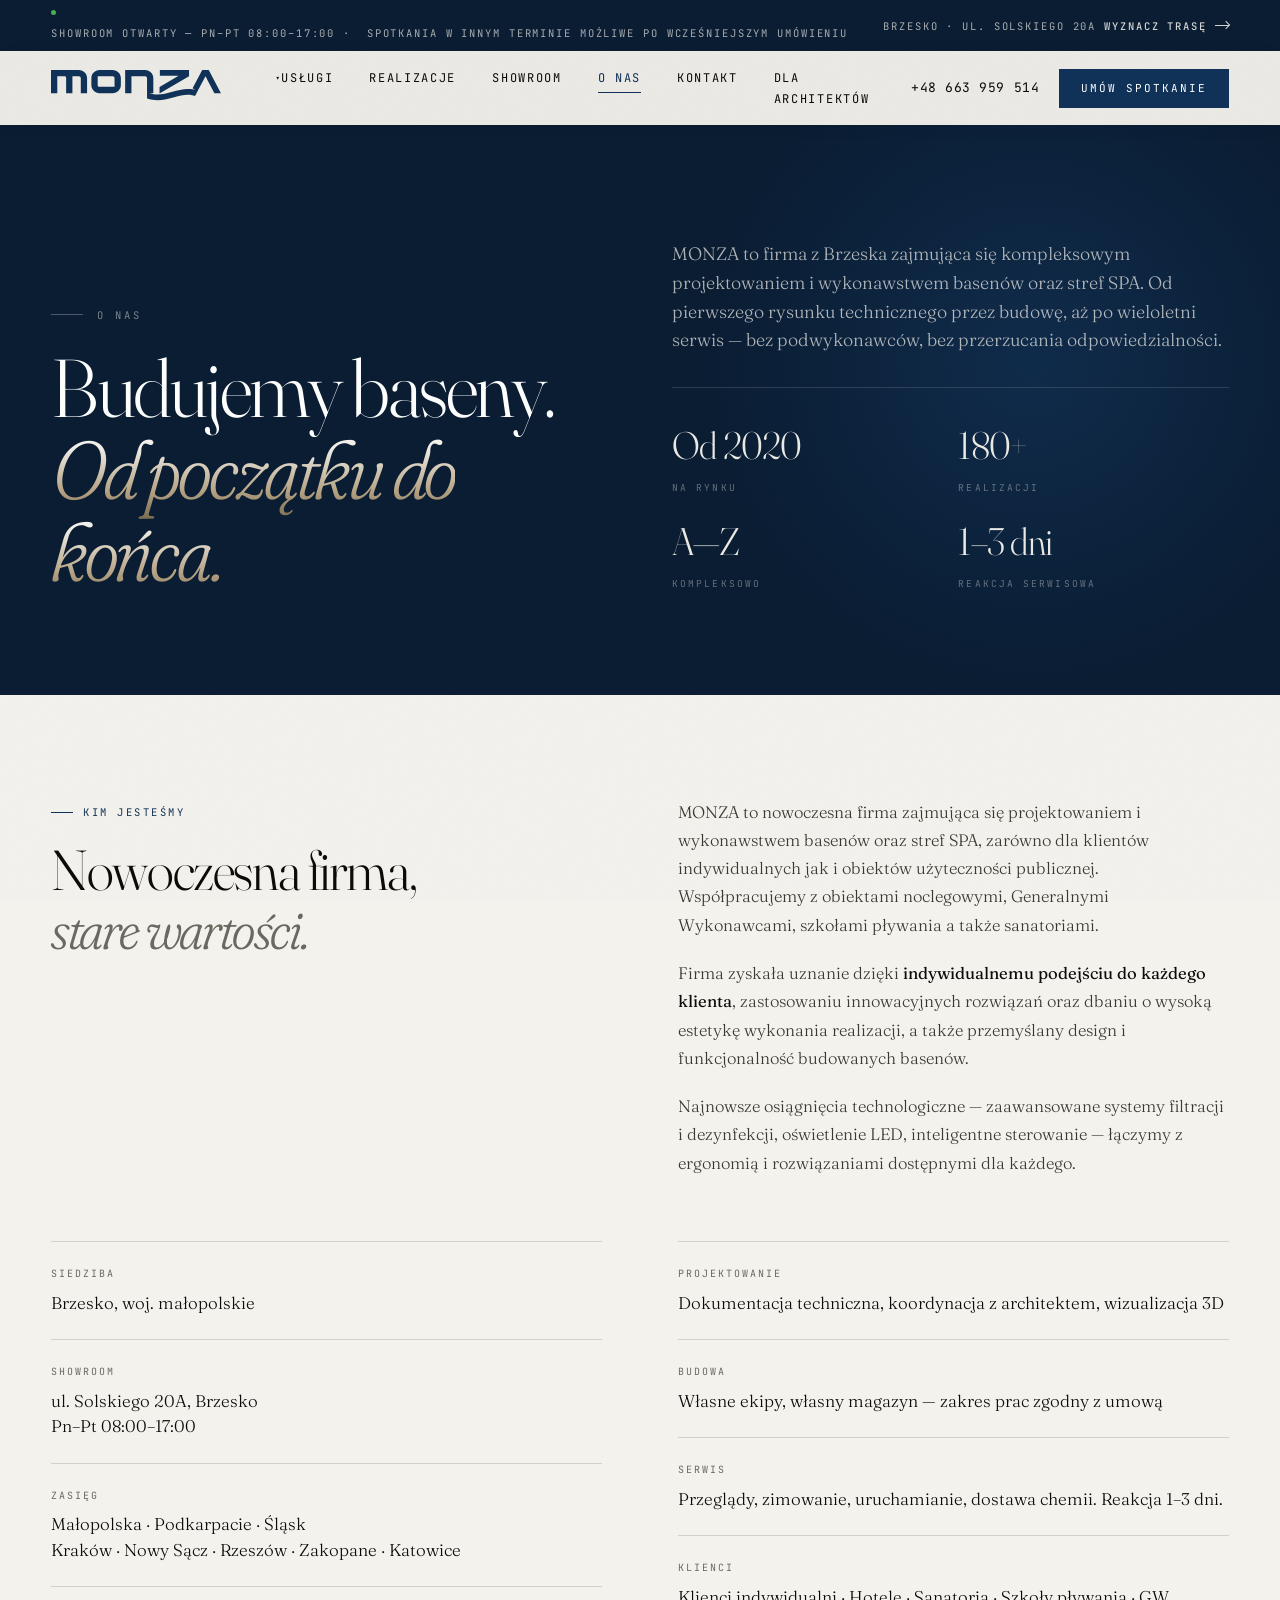
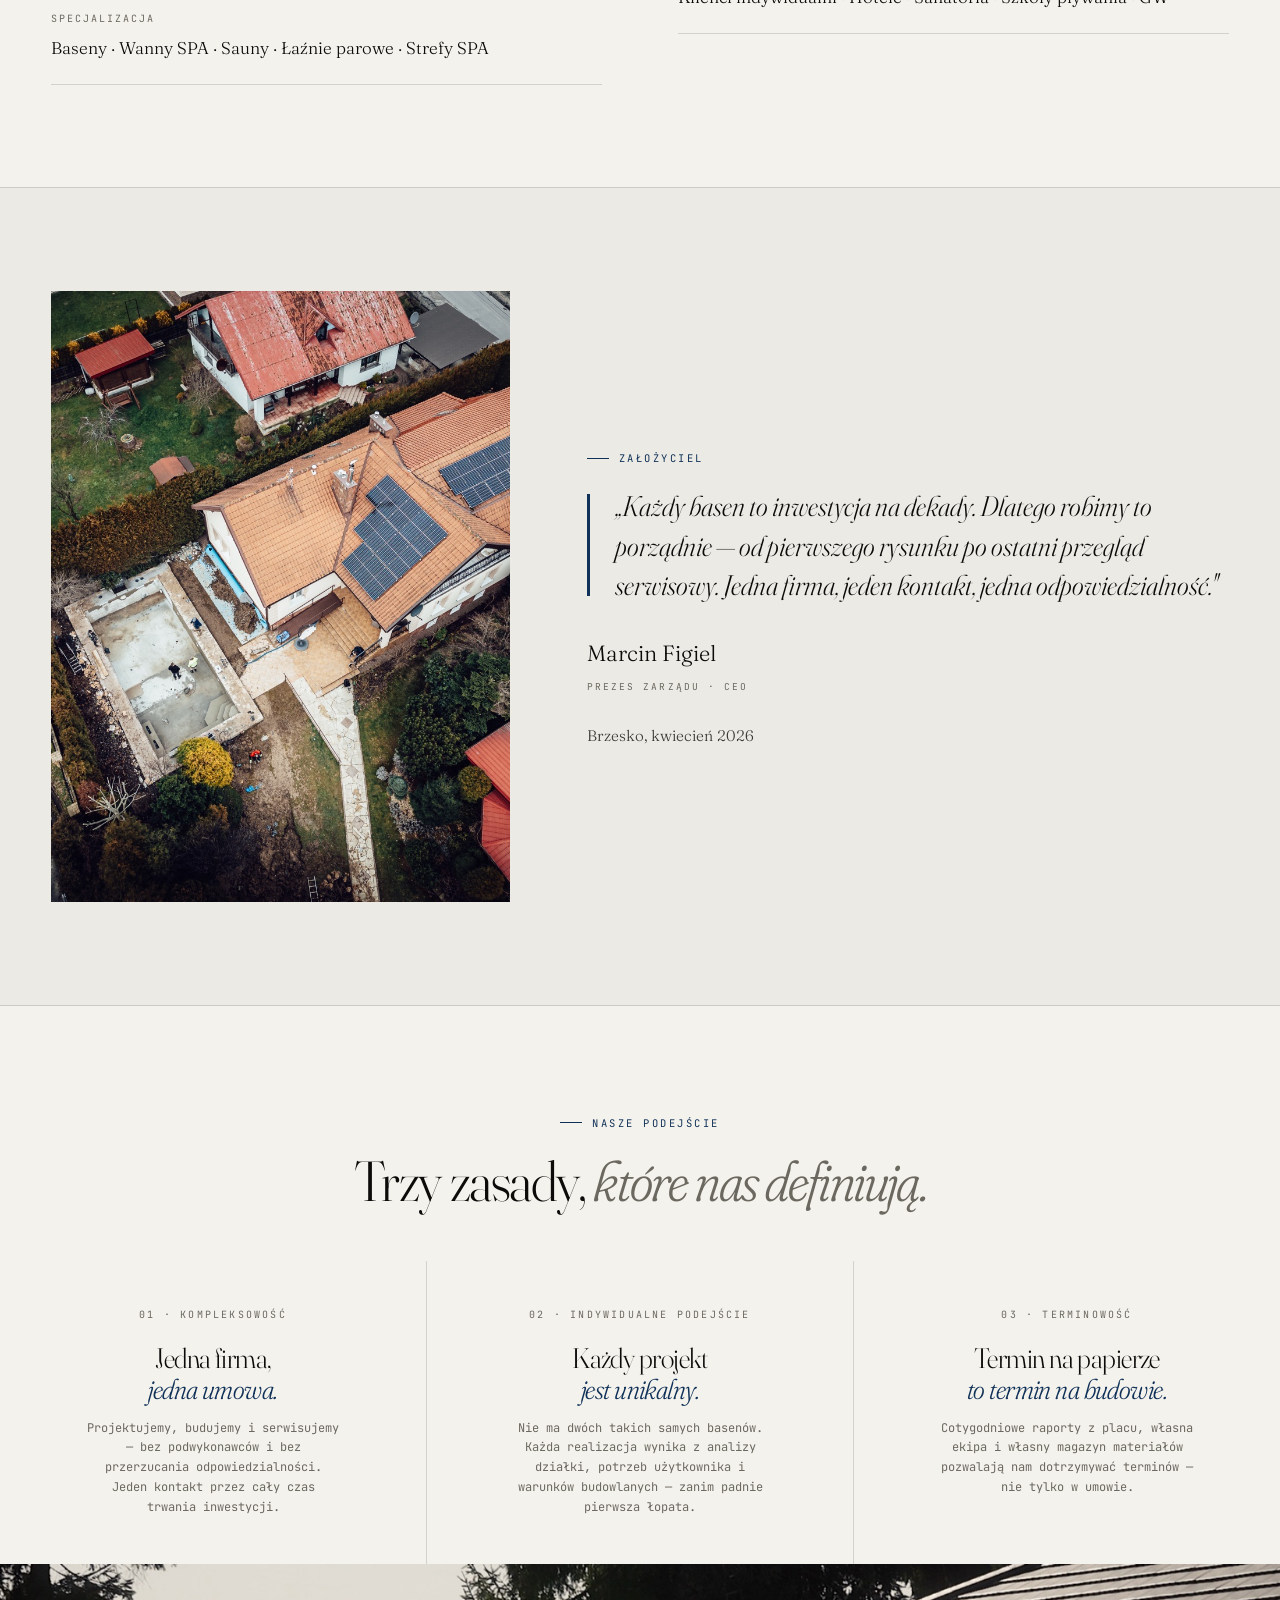
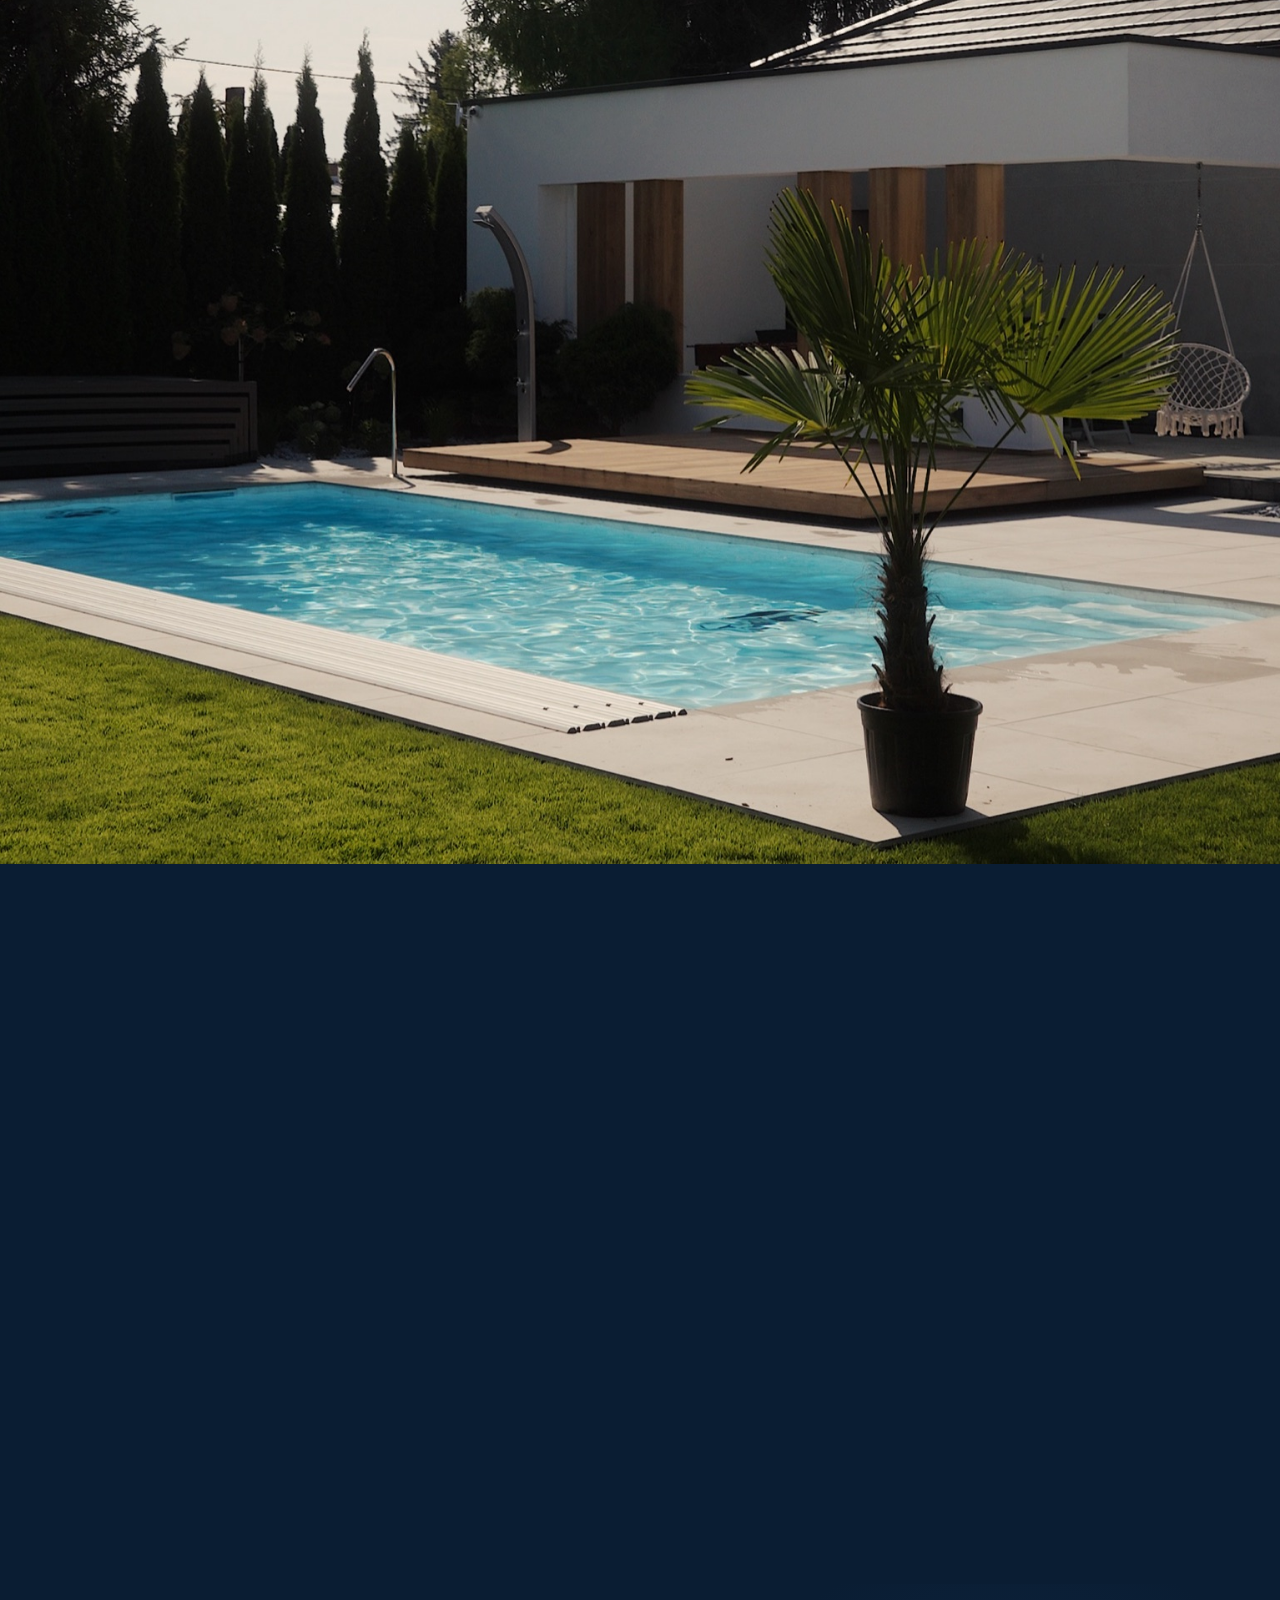
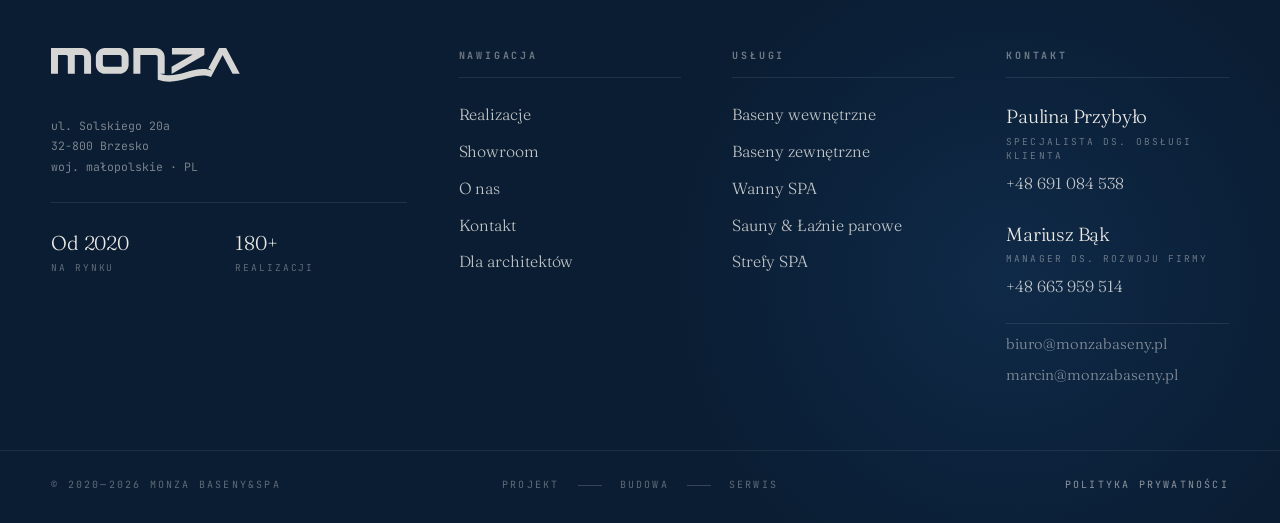
<file: o-nas.html>
<!doctype html>
<html lang="pl">
<head>
<meta charset="utf-8" />
<meta name="viewport" content="width=device-width, initial-scale=1" />
<title>O nas — MONZA baseny&amp;SPA</title>
<meta name="description" content="MONZA baseny&SPA — firma z Brzeska projektująca i budująca baseny, wanny SPA i strefy wellness od 2020 roku. Kompleksowo od pierwszego szkicu po wieloletni serwis." />
<meta name="theme-color" content="#113258" />
<link rel="preconnect" href="https://fonts.googleapis.com" />
<link rel="preconnect" href="https://fonts.gstatic.com" crossorigin />
<link href="https://fonts.googleapis.com/css2?family=Fraunces:ital,opsz,wght@0,9..144,300..900;1,9..144,300..900&family=JetBrains+Mono:wght@400;500;600&display=swap" rel="stylesheet" />
<style>
:root{
  --navy:#113258;--navy-deep:#0A1D33;--cream:#ECEAE5;--cream-2:#E2DFD7;--paper:#F4F2ED;
  --ink:#0C0B09;--ink-2:#3A3830;--muted:#6B685F;--line:rgba(12,11,9,.14);
  --f-mono:"JetBrains Mono",ui-monospace,monospace;--f-serif:"Fraunces",Georgia,serif;
  --edge:clamp(20px,4vw,64px);
}
*,*::before,*::after{box-sizing:border-box;margin:0;padding:0}
:focus-visible{outline:2px solid var(--navy);outline-offset:3px}
html{scroll-behavior:smooth}
html,body{background:var(--paper);color:var(--ink);font-family:var(--f-mono);-webkit-font-smoothing:antialiased;font-size:13.5px;line-height:1.55}
body{overflow-x:hidden}
a{color:inherit;text-decoration:none}
img,svg{display:block;max-width:100%}
button{font:inherit;color:inherit;background:none;border:0;cursor:pointer}
::selection{background:var(--navy);color:var(--cream)}
body::before{content:"";position:fixed;inset:0;pointer-events:none;z-index:999;opacity:.04;mix-blend-mode:multiply;
  background-image:url("data:image/svg+xml;utf8,<svg xmlns='http://www.w3.org/2000/svg' width='240' height='240'><filter id='n'><feTurbulence type='fractalNoise' baseFrequency='.9' numOctaves='2'/><feColorMatrix values='0 0 0 0 .07  0 0 0 0 .2  0 0 0 0 .35  0 0 0 .6 0'/></filter><rect width='100%' height='100%' filter='url(%23n)'/></svg>")}

/* topbar */
.topbar{background:var(--navy-deep);color:rgba(236,234,229,.7);font-family:var(--f-mono);font-size:10.5px;letter-spacing:.18em;text-transform:uppercase;display:grid;grid-template-columns:1fr auto;align-items:center;padding:10px var(--edge);gap:24px;position:relative;z-index:50}
.topbar .l{display:flex;align-items:center;gap:10px;flex-wrap:wrap}
.topbar .dot{width:5px;height:5px;border-radius:50%;background:#4CAF50;flex-shrink:0}
.topbar .r{display:flex;align-items:center;gap:8px;white-space:nowrap}
.topbar .r a{color:rgba(236,234,229,.9);font-weight:500;display:inline-flex;align-items:center;gap:8px;transition:color .3s}
.topbar .r a:hover{color:#fff}
.topbar .arr{display:inline-block;width:14px;height:1px;background:currentColor;position:relative}
.topbar .arr::after{content:"";position:absolute;right:0;top:-3px;width:6px;height:6px;border-top:1px solid currentColor;border-right:1px solid currentColor;transform:rotate(45deg)}

/* nav */
@keyframes pulse-navy{0%{box-shadow:0 0 0 0 rgba(17,50,88,.4)}70%{box-shadow:0 0 0 8px rgba(17,50,88,0)}100%{box-shadow:0 0 0 0 rgba(17,50,88,0)}}
.sticky-nav{background:var(--cream);color:var(--ink);box-shadow:0 2px 20px -8px rgba(12,11,9,.18);position:sticky;top:0;z-index:60}
.sticky-nav .sn-header{display:grid;grid-template-columns:auto 1fr auto;align-items:center;gap:40px;padding:16px var(--edge)}
.sticky-nav .sn-logo{height:36px;width:auto;color:var(--navy);display:block}
.sn-links{display:flex;gap:36px;list-style:none;margin-left:8px}
.sn-links a{font-family:var(--f-mono);font-size:12px;letter-spacing:.14em;text-transform:uppercase;color:var(--ink);position:relative;padding:4px 0;transition:opacity .3s}
.sn-links a:hover{opacity:.55}
.sn-links a::after{content:"";position:absolute;left:50%;bottom:-3px;width:0;height:1px;background:var(--navy);transition:width .3s,left .3s}
.sn-links a:hover::after{width:100%;left:0}
.sn-links .active>a{color:var(--navy)}
.sn-links .active>a::after{width:100%;left:0}
.sn-links .has-drop{position:relative}
.sn-links .has-drop::after{content:"";position:absolute;left:0;right:0;top:100%;height:14px;display:block;pointer-events:none}
.sn-links .has-drop>a::before{content:"▾";margin-left:5px;font-size:9px;vertical-align:1px}
.sn-links .drop{display:none;position:absolute;top:100%;left:0;background:var(--cream);min-width:210px;padding:14px 0 12px;list-style:none;border:1px solid var(--line);box-shadow:0 12px 32px -8px rgba(12,11,9,.15)}
.sn-links .has-drop:hover .drop{display:block}
.sn-links .drop li a{display:block;padding:9px 20px;font-size:11px;letter-spacing:.14em;color:var(--ink-2);white-space:nowrap;transition:color .2s,background .2s}
.sn-links .drop li a::after{display:none}
.sn-links .drop li a:hover{color:var(--navy);background:rgba(27,74,125,.04);opacity:1}
.sn-right{display:flex;align-items:center;gap:20px;justify-content:flex-end}
.sn-right .tel{font-family:var(--f-mono);font-size:13px;color:var(--ink);letter-spacing:.04em;transition:color .3s}
.sn-right .tel:hover{color:var(--navy)}
.sn-cta{display:inline-flex;align-items:center;padding:11px 22px;background:var(--navy);color:#fff;font-family:var(--f-mono);font-size:11px;letter-spacing:.18em;text-transform:uppercase;transition:background .3s}
.sn-cta:hover{background:var(--navy-deep)}

/* page hero */
.page-hero{background:var(--navy-deep);padding:clamp(72px,9vw,128px) var(--edge) clamp(64px,8vw,112px);position:relative;overflow:hidden}
.page-hero::after{content:"";position:absolute;top:-20%;right:-8%;width:700px;height:700px;border-radius:50%;background:radial-gradient(circle,rgba(27,74,125,.32) 0%,transparent 65%);pointer-events:none}
.page-hero-inner{max-width:1200px;margin:0 auto;position:relative;z-index:1;display:grid;grid-template-columns:1fr 1fr;gap:clamp(48px,5vw,80px);align-items:end}
.page-hero .eyebrow{font-family:var(--f-mono);font-size:10.5px;letter-spacing:.28em;text-transform:uppercase;color:rgba(236,234,229,.5);display:inline-flex;align-items:center;gap:14px;margin-bottom:24px}
.page-hero .eyebrow::before{content:"";width:32px;height:1px;background:rgba(236,234,229,.3)}
.page-hero h1{font-family:var(--f-serif);font-weight:300;font-size:clamp(48px,6.4vw,96px);line-height:1.0;letter-spacing:-.03em;color:#fff;font-variation-settings:"opsz" 144}
.page-hero h1 i{font-style:italic;font-variation-settings:"opsz" 144,"SOFT" 80,"WONK" 1;background:linear-gradient(to bottom,#fff 0%,#F2EFE8 28%,#B9A687 70%,#7A6A4F 100%);-webkit-background-clip:text;background-clip:text;-webkit-text-fill-color:transparent}
.page-hero-lead{color:rgba(236,234,229,.75)}
.page-hero-lead p{font-family:var(--f-serif);font-weight:300;font-size:clamp(17px,1.4vw,21px);line-height:1.6;font-variation-settings:"opsz" 14;margin-bottom:32px}
.page-hero-stats{display:grid;grid-template-columns:1fr 1fr;gap:16px;border-top:1px solid rgba(236,234,229,.15);padding-top:28px}
.page-hero-stat em{display:block;font-family:var(--f-serif);font-weight:300;font-size:clamp(28px,3vw,42px);color:var(--cream);font-style:normal;letter-spacing:-.02em;font-variation-settings:"opsz" 144}
.page-hero-stat span{font-family:var(--f-mono);font-size:9.5px;letter-spacing:.22em;text-transform:uppercase;color:rgba(236,234,229,.4)}

/* section common */
.section{padding:clamp(64px,8vw,112px) var(--edge)}
.section-inner{max-width:1200px;margin:0 auto}
.section-eyebrow{font-family:var(--f-mono);font-size:10.5px;letter-spacing:.24em;text-transform:uppercase;color:var(--navy);display:inline-flex;align-items:center;gap:10px;margin-bottom:20px}
.section-eyebrow::before{content:"";width:22px;height:1px;background:var(--navy)}
.section h2{font-family:var(--f-serif);font-weight:300;font-size:clamp(36px,4.4vw,64px);line-height:1.05;letter-spacing:-.025em;color:var(--ink);font-variation-settings:"opsz" 144;margin-bottom:clamp(32px,4vw,56px)}
.section h2 i{font-style:italic;color:var(--muted);font-variation-settings:"opsz" 144,"SOFT" 80,"WONK" 1}

/* about split */
.about-grid{display:grid;grid-template-columns:1fr 1fr;gap:clamp(48px,6vw,96px);align-items:start}
.about-body p{font-family:var(--f-serif);font-weight:300;font-size:clamp(16px,1.3vw,19px);line-height:1.7;color:var(--ink-2);font-variation-settings:"opsz" 14;margin-bottom:20px}
.about-body p:last-child{margin-bottom:0}
.about-body p strong{color:var(--ink);font-weight:400}
.about-aside{display:flex;flex-direction:column;gap:0}
.about-aside-item{padding:24px 0;border-bottom:1px solid var(--line)}
.about-aside-item:first-child{border-top:1px solid var(--line)}
.about-aside-item .ak{font-family:var(--f-mono);font-size:10px;letter-spacing:.2em;text-transform:uppercase;color:var(--muted);display:block;margin-bottom:8px}
.about-aside-item .av{font-family:var(--f-serif);font-weight:300;font-size:17px;color:var(--ink);line-height:1.5;font-variation-settings:"opsz" 14}

/* founder */
.founder-section{background:var(--cream);border-top:1px solid var(--line);border-bottom:1px solid var(--line)}
.founder-grid{display:grid;grid-template-columns:1fr 1.4fr;gap:clamp(48px,6vw,96px);align-items:center}
.founder-img{aspect-ratio:3/4;background:var(--cream-2);position:relative;overflow:hidden}
.founder-img img{width:100%;height:100%;object-fit:cover;object-position:top center}
.founder-img-placeholder{width:100%;height:100%;background:linear-gradient(135deg,var(--navy-deep) 0%,var(--navy) 100%);display:flex;align-items:center;justify-content:center}
.founder-img-placeholder svg{opacity:.2;width:60%;max-width:200px}
.founder-copy .quote{font-family:var(--f-serif);font-weight:300;font-size:clamp(20px,2.2vw,30px);line-height:1.4;color:var(--ink);font-variation-settings:"opsz" 144;font-style:italic;margin-bottom:32px;position:relative;padding-left:28px}
.founder-copy .quote::before{content:"";position:absolute;left:0;top:8px;width:3px;height:calc(100% - 16px);background:var(--navy)}
.founder-copy .fname{font-family:var(--f-serif);font-weight:300;font-size:22px;color:var(--ink);font-variation-settings:"opsz" 14;display:block;margin-bottom:4px}
.founder-copy .frole{font-family:var(--f-mono);font-size:9.5px;letter-spacing:.22em;text-transform:uppercase;color:var(--muted)}
.founder-copy p{font-family:var(--f-serif);font-weight:300;font-size:clamp(15px,1.2vw,17px);line-height:1.7;color:var(--ink-2);font-variation-settings:"opsz" 14;margin-top:28px}

/* values */
.values-grid{display:grid;grid-template-columns:repeat(3,1fr);gap:1px;background:var(--line)}
.values-grid--center .value-item{text-align:center;display:flex;flex-direction:column;align-items:center}
.values-grid--center .value-item p{max-width:36ch}
.value-item{background:var(--paper);padding:clamp(32px,3.6vw,52px) clamp(24px,3vw,44px)}
.value-item .vn{font-family:var(--f-mono);font-size:10px;letter-spacing:.22em;text-transform:uppercase;color:var(--muted);margin-bottom:20px}
.value-item h3{font-family:var(--f-serif);font-weight:300;font-size:clamp(22px,2.2vw,32px);line-height:1.1;letter-spacing:-.02em;color:var(--ink);font-variation-settings:"opsz" 144;margin-bottom:14px}
.value-item h3 i{font-style:italic;color:var(--navy);font-variation-settings:"opsz" 144,"SOFT" 60,"WONK" 1}
.value-item p{font-family:var(--f-mono);font-size:12px;line-height:1.65;color:var(--muted)}

/* pin-cta (z index.html) */
.pin-cta{position:relative;min-height:180vh;background:var(--navy-deep)}
.pin-sticky{position:sticky;top:0;height:100vh;min-height:620px;overflow:hidden;background:var(--navy-deep)}
.pin-sticky::before{content:"";position:absolute;inset:0;background:radial-gradient(ellipse at 50% 55%,rgba(27,74,125,.28) 0%,transparent 65%);pointer-events:none;z-index:0}
.pin-img-box{position:absolute;inset:0;width:100%;height:100%;overflow:hidden;will-change:opacity;z-index:1}
.pin-img-box img,.pin-img-box video{width:100%;height:100%;object-fit:cover;display:block;filter:saturate(.95) contrast(1.02);will-change:opacity}
.pin-cta-overlay{position:absolute;inset:0;z-index:4;display:flex;flex-direction:column;align-items:center;justify-content:center;gap:clamp(20px,2.2vw,32px);padding:clamp(60px,8vw,120px) clamp(24px,5vw,80px);text-align:center;color:var(--cream);opacity:0;will-change:opacity;pointer-events:none}
.pin-cta-overlay>*{pointer-events:auto}
.pin-cta-overlay h2{font-family:var(--f-serif);font-weight:300;font-size:clamp(56px,8.6vw,148px);line-height:.92;letter-spacing:-.03em;font-variation-settings:"opsz" 144;margin:0;background:linear-gradient(to bottom,#fff 0%,#F2EFE8 28%,#B9A687 70%,#7A6A4F 100%);-webkit-background-clip:text;background-clip:text;-webkit-text-fill-color:transparent;color:transparent}
.pin-cta-overlay h2 i{font-style:italic;font-variation-settings:"opsz" 144,"SOFT" 80,"WONK" 1}
.pin-cta-overlay p{font-family:var(--f-serif);font-weight:300;font-size:clamp(17px,1.4vw,21px);line-height:1.55;color:rgba(236,234,229,.82);max-width:56ch;font-variation-settings:"opsz" 14;margin:0}
.pin-cta-overlay .pair{display:flex;flex-wrap:wrap;gap:14px;margin-top:8px;justify-content:center}
.btn{display:inline-flex;align-items:center;gap:10px;padding:14px 24px;border:1px solid var(--navy);color:var(--navy);font-family:var(--f-mono);font-size:11px;letter-spacing:.18em;text-transform:uppercase;background:transparent;transition:all .3s}
.btn:hover{background:var(--navy);color:var(--cream)}
.btn .arr{display:inline-block;width:16px;height:1px;background:currentColor;position:relative}
.btn .arr::after{content:"";position:absolute;right:0;top:-3px;width:6px;height:6px;border-top:1px solid currentColor;border-right:1px solid currentColor;transform:rotate(45deg)}
.btn-solid{background:var(--navy);color:var(--cream);border-color:var(--navy)}
.btn-solid:hover{background:var(--ink);border-color:var(--ink);color:var(--cream)}
.pin-cta-overlay .btn{border-color:var(--cream);color:var(--cream)}
.pin-cta-overlay .btn:hover{background:var(--cream);color:var(--navy)}
.pin-cta-overlay .btn-solid{background:var(--cream);color:var(--navy);border-color:var(--cream)}
.pin-cta-overlay .btn-solid:hover{background:transparent;color:var(--cream)}
.arr{display:inline-block;width:14px;height:1px;background:currentColor;position:relative}
.arr::after{content:"";position:absolute;right:0;top:-3px;width:6px;height:6px;border-top:1px solid currentColor;border-right:1px solid currentColor;transform:rotate(45deg)}

/* footer */
footer.foot{background:var(--navy-deep);color:rgba(236,234,229,.7);position:relative;overflow:hidden}
footer.foot::after{content:"";position:absolute;top:-20%;right:-10%;width:800px;height:800px;border-radius:50%;background:radial-gradient(circle,rgba(27,74,125,.28) 0%,transparent 60%);pointer-events:none}
.foot-grid{position:relative;z-index:1;max-width:1440px;margin:0 auto;padding:clamp(48px,5vw,72px) var(--edge);display:grid;grid-template-columns:1.6fr 1fr 1fr 1fr;gap:clamp(40px,4vw,64px)}
.foot-brand .f-brand{margin-bottom:28px}
.foot-brand .f-brand-mark{height:40px;width:auto;color:rgba(236,234,229,.9)}
.foot-brand .ad{font-family:var(--f-mono);font-size:11.5px;line-height:1.8;color:rgba(236,234,229,.5);margin-bottom:24px;padding-bottom:24px;border-bottom:1px solid rgba(236,234,229,.1)}
.foot-brand .meta{display:grid;grid-template-columns:1fr 1fr;gap:12px}
.foot-brand .meta>div{display:flex;flex-direction:column;gap:3px}
.foot-brand .meta>div em{font-family:var(--f-serif);font-weight:300;font-size:20px;color:var(--cream);font-style:normal;letter-spacing:-.01em}
.foot-brand .meta>div span{font-family:var(--f-mono);font-size:9.5px;letter-spacing:.2em;text-transform:uppercase;color:rgba(236,234,229,.38)}
.foot-col h5{font-family:var(--f-mono);font-size:10px;letter-spacing:.28em;text-transform:uppercase;color:rgba(236,234,229,.45);margin:0 0 24px;padding-bottom:14px;border-bottom:1px solid rgba(236,234,229,.1)}
.foot-col ul{list-style:none;display:grid;gap:12px}
.foot-col ul a{font-family:var(--f-serif);font-weight:300;font-size:16px;color:rgba(236,234,229,.82);transition:color .3s,transform .3s;letter-spacing:-.005em;font-variation-settings:"opsz" 14;display:inline-block}
.foot-col ul a:hover{color:var(--cream);transform:translateX(3px)}
.ft-persons{display:grid;gap:24px}
.ft-person{display:flex;flex-direction:column;gap:3px}
.ft-name{font-family:var(--f-serif);font-weight:300;font-size:19px;color:var(--cream);letter-spacing:-.01em;font-variation-settings:"opsz" 14}
.ft-role{font-family:var(--f-mono);font-size:9.5px;letter-spacing:.22em;text-transform:uppercase;color:rgba(236,234,229,.42)}
.ft-tel{font-family:var(--f-serif);font-weight:300;font-size:16px;color:rgba(236,234,229,.82);text-decoration:none;margin-top:4px;transition:color .3s}
.ft-tel:hover{color:var(--cream)}
.ft-emails{display:flex;flex-direction:column;gap:8px;padding-top:8px;border-top:1px solid rgba(236,234,229,.1)}
.ft-emails a{font-family:var(--f-serif);font-weight:300;font-size:15px;color:rgba(236,234,229,.55);text-decoration:none;transition:color .3s}
.ft-emails a:hover{color:rgba(236,234,229,.82)}
.foot-bar{position:relative;z-index:1;max-width:1440px;margin:0 auto;padding:26px var(--edge) 30px;display:grid;grid-template-columns:1fr auto 1fr;gap:24px;border-top:1px solid rgba(236,234,229,.08);font-family:var(--f-mono);font-size:10px;letter-spacing:.22em;text-transform:uppercase;color:rgba(236,234,229,.38);align-items:center}
.foot-bar .c{text-align:center;display:flex;gap:18px;align-items:center;justify-content:center}
.foot-bar .c .ln{width:24px;height:1px;background:rgba(236,234,229,.2)}
.foot-bar .r{text-align:right}
.foot-bar a{color:rgba(236,234,229,.58);transition:color .3s}
.foot-bar a:hover{color:var(--cream)}

@media(max-width:960px){
  .page-hero-inner,.about-grid,.founder-grid{grid-template-columns:1fr}
  .values-grid{grid-template-columns:1fr}
  .foot-grid{grid-template-columns:1fr 1fr}
  .sn-links{gap:20px}
}
@media(max-width:600px){
  .page-hero-stats{grid-template-columns:1fr}
  .foot-grid{grid-template-columns:1fr}
  .foot-bar{grid-template-columns:1fr;text-align:center;gap:12px}
  .foot-bar .r{text-align:center}
}

/* ===== mobile responsive ===== */
.mn-logo{display:block;width:120px;color:var(--cream);margin:0 0 28px}
.mn-logo svg{width:100%;height:auto;display:block}
.topbar-ext{display:inline}
.hamburger{display:none;width:44px;height:44px;align-items:center;justify-content:center;flex-direction:column;gap:5px;cursor:pointer;background:transparent;border:0;padding:0;z-index:80}
.hamburger span{display:block;width:22px;height:2px;background:var(--ink);transition:transform .3s,opacity .25s}
.hamburger.open span:nth-child(1){transform:translateY(7px) rotate(45deg)}
.hamburger.open span:nth-child(2){opacity:0}
.hamburger.open span:nth-child(3){transform:translateY(-7px) rotate(-45deg)}
.mobile-nav{position:fixed;inset:0;background:var(--navy-deep);color:var(--cream);z-index:75;display:flex;flex-direction:column;padding:24px var(--edge) 24px;overflow-y:auto;transform:translateY(-100%);transition:transform .35s cubic-bezier(.22,.61,.36,1);visibility:hidden}
.mn-close{position:absolute;top:18px;right:var(--edge);width:44px;height:44px;display:flex;align-items:center;justify-content:center;background:transparent;border:1px solid rgba(236,234,229,.25);color:var(--cream);cursor:pointer;padding:0;z-index:5;transition:background .25s,border-color .25s}
.mn-close:hover{background:rgba(236,234,229,.08);border-color:rgba(236,234,229,.55)}
.mn-close svg{width:18px;height:18px;display:block}
.mobile-nav.open{transform:translateY(0);visibility:visible}
.mobile-nav .mn-links{list-style:none;display:flex;flex-direction:column;gap:0;margin:0;padding:0}
.mobile-nav .mn-links>li{border-bottom:1px solid rgba(236,234,229,.1)}
.mobile-nav .mn-links>li>a,.mobile-nav .mn-drop-toggle{display:flex;align-items:center;justify-content:space-between;padding:18px 0;font-family:var(--f-serif);font-weight:300;font-size:24px;color:rgba(236,234,229,.92);font-variation-settings:"opsz" 14;text-decoration:none;background:transparent;border:0;width:100%;text-align:left;cursor:pointer;letter-spacing:-.01em;min-height:44px}
.mobile-nav .mn-drop-toggle::after{content:"▾";font-size:14px;color:rgba(236,234,229,.6);transition:transform .3s}
.mobile-nav .mn-drop.open .mn-drop-toggle::after{transform:rotate(180deg)}
.mobile-nav .mn-sub{list-style:none;max-height:0;overflow:hidden;transition:max-height .35s ease;margin:0;padding:0}
.mobile-nav .mn-drop.open .mn-sub{max-height:600px !important}
.mobile-nav .mn-sub li a{display:block;padding:12px 16px;font-family:var(--f-mono);font-size:13px;letter-spacing:.08em;color:rgba(236,234,229,.6);min-height:44px;display:flex;align-items:center}
.mobile-nav .mn-sub li a:hover{color:var(--cream)}
.mobile-nav .mn-foot{margin-top:auto;padding-top:32px;border-top:1px solid rgba(236,234,229,.12);display:flex;flex-direction:column;gap:16px}
.mobile-nav .mn-foot .mn-tel{font-family:var(--f-serif);font-weight:300;font-size:22px;color:var(--cream);font-variation-settings:"opsz" 14}
.mobile-nav .mn-foot .mn-tel-label{font-family:var(--f-mono);font-size:10px;letter-spacing:.22em;text-transform:uppercase;color:rgba(236,234,229,.45);margin-bottom:4px;display:block}
.mobile-nav .mn-cta{display:inline-flex;justify-content:center;align-items:center;padding:14px 22px;background:var(--cream);color:var(--navy);font-family:var(--f-mono);font-size:12px;letter-spacing:.2em;text-transform:uppercase;text-decoration:none;min-height:48px;margin-top:8px}
body.mn-locked{overflow:hidden}
.mobile-cta-bar{display:none;position:fixed;bottom:0;left:0;right:0;z-index:55;background:var(--cream);border-top:1px solid var(--line);padding:10px var(--edge) calc(10px + env(safe-area-inset-bottom,0px));gap:10px;box-shadow:0 -4px 16px rgba(12,11,9,.08)}
.mobile-cta-bar a{flex:1;display:inline-flex;align-items:center;justify-content:center;gap:8px;padding:14px 12px;font-family:var(--f-mono);font-size:11px;letter-spacing:.16em;text-transform:uppercase;min-height:48px;text-decoration:none}
.mobile-cta-bar .mcb-tel{background:var(--navy);color:#fff}
.mobile-cta-bar .mcb-msg{background:transparent;color:var(--navy);border:1px solid var(--navy)}
.mobile-cta-bar svg{width:14px;height:14px}
@media (max-width:860px){
  .sticky-nav .sn-links,.sticky-nav .sn-right{display:none !important}
  .hamburger{display:inline-flex}
  .sticky-nav .sn-header{grid-template-columns:auto 1fr auto;gap:16px}
  .topbar{font-size:9px;letter-spacing:.12em;padding:8px var(--edge);grid-template-columns:1fr}
  .topbar .r{display:none}
  .topbar-ext{display:none}
  .topbar .l{justify-content:center;text-align:center}
  .mobile-cta-bar{display:flex}
  body{padding-bottom:70px}
  /* Pin-CTA — uproszczona wersja mobile (bez scroll-pin) */
  .pin-cta{min-height:auto;position:relative}
  .pin-sticky{position:relative;top:auto;height:auto;min-height:520px;padding:60px var(--edge)}
  .pin-img-box{position:absolute;inset:0}
  .pin-img-box video,.pin-img-box img{opacity:.32 !important}
  .pin-cta-overlay{position:relative;opacity:1 !important;padding:0;justify-content:center;min-height:420px}
  .pin-cta-overlay h2{font-size:clamp(40px,11vw,64px)}
  .pin-hint,.pin-eyebrow{display:none}

  /* iOS — zapobiega zoom przy focusie na inputach */
  .cmodal-row input,.cmodal-row select,.cmodal-row textarea,.cform-row input,.cform-row select,.cform-row textarea{font-size:16px !important}
  input,select,textarea{font-size:16px}
}
@media (max-width:600px){
  .mobile-nav .mn-links>li>a,.mobile-nav .mn-drop-toggle{font-size:21px;padding:16px 0}
}
</style>
</head>
<body>

<!-- topbar -->
<div class="topbar">
  <div class="l">
    <span class="dot"></span>
    <span>Showroom otwarty — Pn–Pt 08:00–17:00<span class="topbar-ext">&nbsp;·&nbsp; spotkania w innym terminie możliwe po wcześniejszym umówieniu</span></span>
  </div>
  <div class="r">
    <span>Brzesko · ul. Solskiego 20A</span>
    <a href="https://maps.google.com/?q=ul.+Solskiego+20A,+Brzesko" target="_blank" rel="noopener">Wyznacz trasę <span class="arr"></span></a>
  </div>
</div>

<!-- nav -->
<div class="sticky-nav">
  <div class="sn-header">
    <a href="index.html" aria-label="MONZA baseny & SPA — strona główna">
      <svg class="sn-logo" viewBox="0 0 336 71" fill="none" xmlns="http://www.w3.org/2000/svg">
        <path d="M311.102 0.225543L310.989 0H298.343L298.23 0.228676L279.3 36.018L285.349 39.7301C282.953 38.9814 280.575 38.4363 278.22 38.0698C275.917 37.7127 273.64 37.5154 271.372 37.4621C270.924 37.4496 270.47 37.4402 270.022 37.4402C259.547 37.412 249.447 40.2062 239.527 42.9378C224.29 47.148 209.83 51.1388 193.66 45.6882H201.814V16.2047C201.814 7.33956 194.6 0.125302 185.734 0.125302H146.255V45.6819H158.641V12.5114H185.734C187.771 12.5114 189.428 14.1685 189.428 16.2047V45.6819H189.453V56.414C196.554 58.8292 203.386 59.7533 209.943 59.7533C221.812 59.7533 232.82 56.7148 243.001 53.9049C255.628 50.4121 266.921 47.3014 278.342 49.7668C280.231 50.1677 282.117 50.7253 284.009 51.4615L287.063 45.6851L288.422 43.107L304.668 12.3955L322.273 45.6819H335.144L311.102 0.228676V0.225543Z" fill="currentColor"/>
        <path d="M272.248 12.3516V0H214.722V11.5184H251.704L214.086 33.3366V45.685H214.828L272.248 12.3516Z" fill="currentColor"/>
        <path d="M55.0701 0.125488H0V45.6821H12.3861V12.5116H27.0213C28.5876 12.5116 29.8563 13.7803 29.8563 15.3465V45.6852H42.2424V12.5116H55.0701C57.1094 12.5116 58.7634 14.1656 58.7634 16.2048V45.6821H71.1495V16.2048C71.1495 7.32408 63.9509 0.125488 55.0701 0.125488Z" fill="currentColor"/>
        <path d="M121.69 0H95.7119C86.8218 0 79.6138 7.20486 79.6138 16.095V29.5869C79.6138 38.4771 86.8218 45.685 95.7119 45.685H121.69C130.58 45.685 137.785 38.4771 137.785 29.5869V16.095C137.785 7.20799 130.58 0 121.69 0ZM125.321 33.2238H95.4081C93.5693 33.2238 92.0782 31.7327 92.0782 29.8939V12.4644H121.69C123.695 12.4644 125.321 14.0902 125.321 16.095V33.2238Z" fill="currentColor"/>
      </svg>
    </a>
    <nav>
      <ul class="sn-links">
        <li class="has-drop"><a href="#">Usługi</a>
          <ul class="drop">
            <li><a href="baseny-wewnetrzne.html">Baseny wewnętrzne</a></li>
            <li><a href="baseny-zewnetrzne.html">Baseny zewnętrzne</a></li>
            <li><a href="wanny-spa.html">Wanny SPA</a></li>
            <li><a href="sauny.html">Sauny</a></li>
            <li><a href="laznie-parowe.html">Łaźnie parowe</a></li>
            <li><a href="strefy-spa.html">Strefy SPA</a></li>
          </ul>
        </li>
        <li><a href="realizacje.html">Realizacje</a></li>
        <li><a href="showroom.html">Showroom</a></li>
        <li class="active"><a href="o-nas.html">O&nbsp;nas</a></li>
        <li><a href="kontakt.html">Kontakt</a></li>
        <li><a href="architekci.html">Dla architektów</a></li>
      </ul>
    </nav>
    <div class="sn-right">
      <a href="tel:+48663959514" class="tel">+48&nbsp;663&nbsp;959&nbsp;514</a>
      <a href="kontakt.html" class="sn-cta" data-modal="form">Umów spotkanie</a>
    </div>
  </div>
</div>

<!-- page hero -->
<section class="page-hero">
  <div class="page-hero-inner">
    <div>
      <div class="eyebrow">O nas</div>
      <h1>Budujemy baseny.<br/><i>Od początku do końca.</i></h1>
    </div>
    <div class="page-hero-lead">
      <p>MONZA to firma z Brzeska zajmująca się kompleksowym projektowaniem i wykonawstwem basenów oraz stref SPA. Od pierwszego rysunku technicznego przez budowę, aż po wieloletni serwis — bez podwykonawców, bez przerzucania odpowiedzialności.</p>
      <div class="page-hero-stats">
        <div class="page-hero-stat">
          <em>Od 2020</em>
          <span>na rynku</span>
        </div>
        <div class="page-hero-stat">
          <em>180+</em>
          <span>realizacji</span>
        </div>
        <div class="page-hero-stat">
          <em>A—Z</em>
          <span>kompleksowo</span>
        </div>
        <div class="page-hero-stat">
          <em>1–3 dni</em>
          <span>reakcja serwisowa</span>
        </div>
      </div>
    </div>
  </div>
</section>

<!-- o firmie -->
<section class="section">
  <div class="section-inner">
    <div class="about-grid">
      <div>
        <div class="section-eyebrow">Kim jesteśmy</div>
        <h2>Nowoczesna firma,<br/><i>stare wartości.</i></h2>
      </div>
      <div class="about-body">
        <p>MONZA to nowoczesna firma zajmująca się projektowaniem i wykonawstwem basenów oraz stref SPA, zarówno dla klientów indywidualnych jak i obiektów użyteczności publicznej. Współpracujemy z obiektami noclegowymi, Generalnymi Wykonawcami, szkołami pływania a także sanatoriami.</p>
        <p>Firma zyskała uznanie dzięki <strong>indywidualnemu podejściu do każdego klienta</strong>, zastosowaniu innowacyjnych rozwiązań oraz dbaniu o wysoką estetykę wykonania realizacji, a także przemyślany design i funkcjonalność budowanych basenów.</p>
        <p>Najnowsze osiągnięcia technologiczne — zaawansowane systemy filtracji i dezynfekcji, oświetlenie LED, inteligentne sterowanie — łączymy z ergonomią i rozwiązaniami dostępnymi dla każdego.</p>
      </div>
    </div>
    <div class="about-grid" style="margin-top:clamp(48px,5vw,72px)">
      <div class="about-aside">
        <div class="about-aside-item">
          <span class="ak">Siedziba</span>
          <span class="av">Brzesko, woj. małopolskie</span>
        </div>
        <div class="about-aside-item">
          <span class="ak">Showroom</span>
          <span class="av">ul. Solskiego 20A, Brzesko<br/>Pn–Pt 08:00–17:00</span>
        </div>
        <div class="about-aside-item">
          <span class="ak">Zasięg</span>
          <span class="av">Małopolska · Podkarpacie · Śląsk<br/>Kraków · Nowy Sącz · Rzeszów · Zakopane · Katowice</span>
        </div>
        <div class="about-aside-item">
          <span class="ak">Specjalizacja</span>
          <span class="av">Baseny · Wanny SPA · Sauny · Łaźnie parowe · Strefy SPA</span>
        </div>
      </div>
      <div class="about-aside">
        <div class="about-aside-item">
          <span class="ak">Projektowanie</span>
          <span class="av">Dokumentacja techniczna, koordynacja z architektem, wizualizacja 3D</span>
        </div>
        <div class="about-aside-item">
          <span class="ak">Budowa</span>
          <span class="av">Własne ekipy, własny magazyn — zakres prac zgodny z umową</span>
        </div>
        <div class="about-aside-item">
          <span class="ak">Serwis</span>
          <span class="av">Przeglądy, zimowanie, uruchamianie, dostawa chemii. Reakcja 1–3 dni.</span>
        </div>
        <div class="about-aside-item">
          <span class="ak">Klienci</span>
          <span class="av">Klienci indywidualni · Hotele · Sanatoria · Szkoły pływania · GW</span>
        </div>
      </div>
    </div>
  </div>
</section>

<!-- founder -->
<section class="section founder-section">
  <div class="section-inner">
    <div class="founder-grid">
      <div class="founder-img">
        <img src="assets/img/realizacje/okocim.jpg" alt="Marcin Figiel — założyciel MONZA baseny&SPA" />
      </div>
      <div class="founder-copy">
        <div class="section-eyebrow">Założyciel</div>
        <blockquote class="quote">„Każdy basen to inwestycja na dekady. Dlatego robimy to porządnie — od pierwszego rysunku po ostatni przegląd serwisowy. Jedna firma, jeden kontakt, jedna odpowiedzialność."</blockquote>
        <span class="fname">Marcin Figiel</span>
        <span class="frole">Prezes Zarządu · CEO</span>
        <p>Brzesko, kwiecień 2026</p>
      </div>
    </div>
  </div>
</section>

<!-- wartości -->
<section class="section values-section" style="padding-bottom:0">
  <div class="section-inner" style="text-align:center">
    <div class="section-eyebrow" style="justify-content:center">Nasze podejście</div>
    <h2>Trzy zasady, <i>które nas definiują.</i></h2>
  </div>
</section>
<div class="values-grid values-grid--center">
  <div class="value-item">
    <div class="vn">01 · Kompleksowość</div>
    <h3>Jedna firma,<br/><i>jedna umowa.</i></h3>
    <p>Projektujemy, budujemy i serwisujemy — bez podwykonawców i bez przerzucania odpowiedzialności. Jeden kontakt przez cały czas trwania inwestycji.</p>
  </div>
  <div class="value-item">
    <div class="vn">02 · Indywidualne podejście</div>
    <h3>Każdy projekt<br/><i>jest unikalny.</i></h3>
    <p>Nie ma dwóch takich samych basenów. Każda realizacja wynika z analizy działki, potrzeb użytkownika i warunków budowlanych — zanim padnie pierwsza łopata.</p>
  </div>
  <div class="value-item">
    <div class="vn">03 · Terminowość</div>
    <h3>Termin na papierze<br/><i>to termin na budowie.</i></h3>
    <p>Cotygodniowe raporty z placu, własna ekipa i własny magazyn materiałów pozwalają nam dotrzymywać terminów — nie tylko w umowie.</p>
  </div>
</div>

<!-- pin-cta (jedna sekcja na całą stronę, identyczna z index.html) -->
<section class="pin-cta" id="pin-cta">
  <div class="pin-sticky">
    <div class="pin-img-box">
      <video src="assets/video/cta.mp4" poster="assets/img/cta.jpg" autoplay muted loop playsinline preload="none" aria-label="Basen z palmami — realizacja Monza Baseny"></video>
    </div>
    <div class="pin-cta-overlay">
      <h2>Zapraszamy<br/>do <i>kontaktu.</i></h2>
      <p>Bezpłatna konsultacja. Umówmy się w naszym showroomie, online lub u Ciebie. Od pierwszego szkicu po rozruch — jedna firma, jedna odpowiedzialność.</p>
      <div class="pair">
        <a class="btn btn-solid" href="kontakt.html" data-modal="form">Umów konsultację <span class="arr"></span></a>
        <a class="btn" href="showroom.html">Odwiedź showroom <span class="arr"></span></a>
      </div>
    </div>
  </div>
</section>

<!-- footer -->
<footer class="foot">
  <div class="foot-grid">
    <div class="foot-brand">
      <div class="f-brand">
        <svg class="f-brand-mark" viewBox="0 0 336 71" fill="none" xmlns="http://www.w3.org/2000/svg" aria-label="MONZA baseny & SPA">
          <path d="M311.102 0.225543L310.989 0H298.343L298.23 0.228676L279.3 36.018L285.349 39.7301C282.953 38.9814 280.575 38.4363 278.22 38.0698C275.917 37.7127 273.64 37.5154 271.372 37.4621C270.924 37.4496 270.47 37.4402 270.022 37.4402C259.547 37.412 249.447 40.2062 239.527 42.9378C224.29 47.148 209.83 51.1388 193.66 45.6882H201.814V16.2047C201.814 7.33956 194.6 0.125302 185.734 0.125302H146.255V45.6819H158.641V12.5114H185.734C187.771 12.5114 189.428 14.1685 189.428 16.2047V45.6819H189.453V56.414C196.554 58.8292 203.386 59.7533 209.943 59.7533C221.812 59.7533 232.82 56.7148 243.001 53.9049C255.628 50.4121 266.921 47.3014 278.342 49.7668C280.231 50.1677 282.117 50.7253 284.009 51.4615L287.063 45.6851L288.422 43.107L304.668 12.3955L322.273 45.6819H335.144L311.102 0.228676V0.225543Z" fill="currentColor"/>
          <path d="M272.248 12.3516V0H214.722V11.5184H251.704L214.086 33.3366V45.685H214.828L272.248 12.3516Z" fill="currentColor"/>
          <path d="M55.0701 0.125488H0V45.6821H12.3861V12.5116H27.0213C28.5876 12.5116 29.8563 13.7803 29.8563 15.3465V45.6852H42.2424V12.5116H55.0701C57.1094 12.5116 58.7634 14.1656 58.7634 16.2048V45.6821H71.1495V16.2048C71.1495 7.32408 63.9509 0.125488 55.0701 0.125488Z" fill="currentColor"/>
          <path d="M121.69 0H95.7119C86.8218 0 79.6138 7.20486 79.6138 16.095V29.5869C79.6138 38.4771 86.8218 45.685 95.7119 45.685H121.69C130.58 45.685 137.785 38.4771 137.785 29.5869V16.095C137.785 7.20799 130.58 0 121.69 0ZM125.321 33.2238H95.4081C93.5693 33.2238 92.0782 31.7327 92.0782 29.8939V12.4644H121.69C123.695 12.4644 125.321 14.0902 125.321 16.095V33.2238Z" fill="currentColor"/>
        </svg>
      </div>
      <div class="ad">ul. Solskiego 20a<br/>32-800 Brzesko<br/>woj. małopolskie · PL</div>
      <div class="meta">
        <div><em>Od 2020</em><span>na rynku</span></div>
        <div><em>180+</em><span>realizacji</span></div>
      </div>
    </div>
    <div class="foot-col">
      <h5>Nawigacja</h5>
      <ul>
        <li><a href="realizacje.html">Realizacje</a></li>
        <li><a href="showroom.html">Showroom</a></li>
        <li><a href="o-nas.html">O nas</a></li>
        <li><a href="kontakt.html">Kontakt</a></li>
        <li><a href="architekci.html">Dla architektów</a></li>
      </ul>
    </div>
    <div class="foot-col">
      <h5>Usługi</h5>
      <ul>
        <li><a href="baseny-wewnetrzne.html">Baseny wewnętrzne</a></li>
        <li><a href="baseny-zewnetrzne.html">Baseny zewnętrzne</a></li>
        <li><a href="wanny-spa.html">Wanny SPA</a></li>
        <li><a href="sauny.html">Sauny &amp; Łaźnie parowe</a></li>
        <li><a href="strefy-spa.html">Strefy SPA</a></li>
      </ul>
    </div>
    <div class="foot-col">
      <h5>Kontakt</h5>
      <div class="ft-persons">
        <div class="ft-person">
          <span class="ft-name">Paulina Przybyło</span>
          <span class="ft-role">Specjalista ds. obsługi klienta</span>
          <a class="ft-tel" href="tel:+48691084538">+48 691 084 538</a>
        </div>
        <div class="ft-person">
          <span class="ft-name">Mariusz Bąk</span>
          <span class="ft-role">Manager ds. rozwoju firmy</span>
          <a class="ft-tel" href="tel:+48663959514">+48 663 959 514</a>
        </div>
        <div class="ft-emails">
          <a href="mailto:biuro@monzabaseny.pl">biuro@monzabaseny.pl</a>
          <a href="mailto:marcin@monzabaseny.pl">marcin@monzabaseny.pl</a>
        </div>
      </div>
    </div>
  </div>
  <div class="foot-bar">
    <span>© 2020—2026 MONZA baseny&amp;SPA</span>
    <span class="c">Projekt<span class="ln"></span>Budowa<span class="ln"></span>Serwis</span>
    <span class="r"><a href="#">Polityka prywatności</a></span>
  </div>
</footer>

<!-- modal -->
<style>
@keyframes modal-in{from{opacity:0;transform:translateY(24px)}to{opacity:1;transform:translateY(0)}}
@keyframes backdrop-in{from{opacity:0}to{opacity:1}}
.cmodal-backdrop{position:fixed;inset:0;background:rgba(10,29,51,.62);backdrop-filter:blur(6px);z-index:900;display:none;align-items:center;justify-content:center;padding:20px}
.cmodal-backdrop.open{display:flex;animation:backdrop-in .25s ease}
.cmodal{background:var(--paper);width:100%;max-width:780px;max-height:90vh;overflow-y:auto;position:relative;animation:modal-in .3s cubic-bezier(.22,.61,.36,1)}
.cmodal-close{position:absolute;top:20px;right:20px;width:36px;height:36px;display:flex;align-items:center;justify-content:center;border:1px solid var(--line);font-size:18px;color:var(--muted);cursor:pointer;transition:all .2s;z-index:10}
.cmodal-close:hover{background:var(--cream);color:var(--ink)}
.cmodal-tabs{display:flex;border-bottom:1px solid var(--line)}
.cmodal-tab{flex:1;padding:18px 24px;font-family:var(--f-mono);font-size:11px;letter-spacing:.2em;text-transform:uppercase;color:var(--muted);cursor:pointer;border:none;background:none;transition:color .2s;border-bottom:2px solid transparent;margin-bottom:-1px}
.cmodal-tab:hover{color:var(--ink)}
.cmodal-tab.active{color:var(--navy);border-bottom-color:var(--navy)}
.cmodal-body{padding:32px 32px 36px}
.cmodal-panel{display:none}
.cmodal-panel.active{display:block}
.cmodal-head{margin-bottom:28px}
.cmodal-head h3{font-family:var(--f-serif);font-weight:300;font-size:clamp(26px,2.8vw,36px);line-height:1.1;letter-spacing:-.02em;color:var(--ink);font-variation-settings:"opsz" 144}
.cmodal-head h3 i{font-style:italic;color:var(--muted);font-variation-settings:"opsz" 144,"SOFT" 80,"WONK" 1}
.cmodal-form{display:flex;flex-direction:column;gap:16px}
.cmodal-row label{display:block;font-family:var(--f-mono);font-size:10px;letter-spacing:.2em;text-transform:uppercase;color:var(--muted);margin-bottom:7px}
.cmodal-row input,.cmodal-row select,.cmodal-row textarea{width:100%;padding:13px 14px;background:var(--cream);border:1px solid var(--line);font-family:var(--f-mono);font-size:13px;color:var(--ink);outline:none;transition:border-color .25s,background .25s;border-radius:0;-webkit-appearance:none}
.cmodal-row input:focus,.cmodal-row select:focus,.cmodal-row textarea:focus{border-color:var(--navy);background:#fff}
.cmodal-row input::placeholder,.cmodal-row textarea::placeholder{color:var(--muted)}
.cmodal-row textarea{resize:none;height:90px}
.cmodal-row select{cursor:pointer;background-image:url("data:image/svg+xml,%3Csvg xmlns='http://www.w3.org/2000/svg' width='12' height='8'%3E%3Cpath d='M1 1l5 5 5-5' stroke='%236B685F' stroke-width='1.5' fill='none' stroke-linecap='round'/%3E%3C/svg%3E");background-repeat:no-repeat;background-position:right 14px center}
.cmodal-row2{display:grid;grid-template-columns:1fr 1fr;gap:14px}
.cmodal-consent{font-size:11px;line-height:1.6;color:var(--muted);padding-left:22px;position:relative}
.cmodal-consent input[type=checkbox]{position:absolute;left:0;top:2px;width:14px;height:14px;accent-color:var(--navy);cursor:pointer}
.cmodal-submit{display:inline-flex;align-items:center;gap:12px;padding:14px 28px;background:var(--navy);color:#fff;font-family:var(--f-mono);font-size:11px;letter-spacing:.2em;text-transform:uppercase;border:none;cursor:pointer;transition:background .3s;margin-top:4px}
.cmodal-submit:hover{background:var(--navy-deep)}
.cmodal-submit .arr{display:inline-block;width:14px;height:1px;background:#fff;position:relative}
.cmodal-submit .arr::after{content:"";position:absolute;right:0;top:-3px;width:6px;height:6px;border-top:1px solid #fff;border-right:1px solid #fff;transform:rotate(45deg)}
.cmodal-fulllink{display:inline-flex;align-items:center;gap:8px;font-family:var(--f-mono);font-size:10.5px;letter-spacing:.16em;text-transform:uppercase;color:var(--muted);margin-top:14px;transition:color .3s}
.cmodal-fulllink:hover{color:var(--navy)}
.cmodal-persons{display:grid;grid-template-columns:1fr 1fr;gap:16px;margin-bottom:24px}
.cmodal-person{padding:20px;background:var(--cream);border:1px solid var(--line)}
.cmodal-person .cp-name{font-family:var(--f-serif);font-weight:300;font-size:20px;color:var(--ink);display:block;margin-bottom:4px;font-variation-settings:"opsz" 14}
.cmodal-person .cp-role{font-family:var(--f-mono);font-size:9.5px;letter-spacing:.2em;text-transform:uppercase;color:var(--muted);display:block;margin-bottom:12px}
.cmodal-person .cp-tel{font-family:var(--f-mono);font-size:16px;color:var(--navy);font-weight:500;transition:opacity .3s;display:block}
.cmodal-person .cp-tel:hover{opacity:.7}
.cmodal-emails{display:flex;flex-direction:column;gap:8px;padding:20px;background:var(--cream);border:1px solid var(--line)}
.cmodal-emails span{font-family:var(--f-mono);font-size:9.5px;letter-spacing:.2em;text-transform:uppercase;color:var(--muted);margin-bottom:4px;display:block}
.cmodal-emails a{font-family:var(--f-mono);font-size:13px;color:var(--navy);transition:opacity .3s}
.cmodal-emails a:hover{opacity:.7}
</style>
<div class="cmodal-backdrop" id="cmodal-backdrop" role="dialog" aria-modal="true">
  <div class="cmodal" id="cmodal">
    <button class="cmodal-close" id="cmodal-close" aria-label="Zamknij">✕</button>
    <div class="cmodal-tabs">
      <button class="cmodal-tab active" data-panel="form">Formularz</button>
      <button class="cmodal-tab" data-panel="call">Zadzwoń</button>
    </div>
    <div class="cmodal-body">
      <div class="cmodal-panel active" id="cpanel-form">
        <div class="cmodal-head"><h3>Napisz, <i>co planujesz.</i></h3></div>
        <form class="cmodal-form" onsubmit="return false;">
          <div class="cmodal-row2">
            <div class="cmodal-row"><label>Imię i nazwisko</label><input type="text" placeholder="np. Jan Kowalski" /></div>
            <div class="cmodal-row"><label>Telefon</label><input type="tel" placeholder="+48 600 000 000" /></div>
          </div>
          <div class="cmodal-row">
            <label>Rodzaj projektu</label>
            <select><option value="" disabled selected>Wybierz…</option><option>Baseny wewnętrzne</option><option>Baseny zewnętrzne</option><option>Wanny SPA</option><option>Sauny</option><option>Łaźnie parowe</option><option>Strefy SPA</option><option>Nie wiem jeszcze</option></select>
          </div>
          <div class="cmodal-row"><label>Krótki opis (opcjonalnie)</label><textarea placeholder="Kilka słów o projekcie…"></textarea></div>
          <label class="cmodal-consent"><input type="checkbox" />Wyrażam zgodę na kontakt ze strony MONZA baseny&amp;SPA w celu odpowiedzi na zapytanie.</label>
          <div style="display:flex;align-items:center;gap:24px;flex-wrap:wrap">
            <button type="submit" class="cmodal-submit">Wyślij <span class="arr"></span></button>
            <a class="cmodal-fulllink" href="kontakt.html">Pełny formularz z załącznikiem →</a>
          </div>
        </form>
      </div>
      <div class="cmodal-panel" id="cpanel-call">
        <div class="cmodal-head"><h3>Zadzwoń <i>lub napisz.</i></h3></div>
        <div class="cmodal-persons">
          <div class="cmodal-person"><span class="cp-name">Paulina Przybyło</span><span class="cp-role">Specjalista ds. obsługi klienta</span><a class="cp-tel" href="tel:+48691084538">+48 691 084 538</a></div>
          <div class="cmodal-person"><span class="cp-name">Mariusz Bąk</span><span class="cp-role">Manager ds. rozwoju firmy</span><a class="cp-tel" href="tel:+48663959514">+48 663 959 514</a></div>
        </div>
        <div class="cmodal-emails"><span>E-mail</span><a href="mailto:biuro@monzabaseny.pl">biuro@monzabaseny.pl</a><a href="mailto:marcin@monzabaseny.pl">marcin@monzabaseny.pl</a></div>
      </div>
    </div>
  </div>
</div>
<script>
/* pin-cta scroll handler (z index.html) */
document.addEventListener('DOMContentLoaded', () => {
  const section = document.querySelector('.pin-cta');
  if (!section) return;
  const box = section.querySelector('.pin-img-box');
  const img = box && (box.querySelector('video') || box.querySelector('img'));
  const overlay = section.querySelector('.pin-cta-overlay');
  if (!img) return;
  const REVEAL_START = 0.35, REVEAL_END = 0.75;
  let raf = null;
  const onScroll = () => {
    raf = null;
    const rect = section.getBoundingClientRect();
    const vh = window.innerHeight;
    const total = rect.height - vh;
    const scrolled = Math.min(Math.max(-rect.top, 0), total);
    const p = total > 0 ? scrolled / total : 0;
    img.style.opacity = (1 - p * 0.9).toFixed(3);
    if (overlay) {
      const r = p < REVEAL_START ? 0 : p > REVEAL_END ? 1 : (p - REVEAL_START) / (REVEAL_END - REVEAL_START);
      overlay.style.opacity = r.toFixed(3);
    }
  };
  const tick = () => { if (raf == null) raf = requestAnimationFrame(onScroll); };
  window.addEventListener('scroll', tick, {passive:true});
  window.addEventListener('resize', tick);
  onScroll();
});
(function(){
  const backdrop=document.getElementById('cmodal-backdrop');
  function openModal(p){backdrop.classList.add('open');document.body.style.overflow='hidden';if(p)switchPanel(p)}
  function closeModal(){backdrop.classList.remove('open');document.body.style.overflow=''}
  function switchPanel(n){document.querySelectorAll('.cmodal-tab').forEach(t=>t.classList.toggle('active',t.dataset.panel===n));document.querySelectorAll('.cmodal-panel').forEach(p=>p.classList.toggle('active',p.id==='cpanel-'+n))}
  document.getElementById('cmodal-close').addEventListener('click',closeModal);
  backdrop.addEventListener('click',e=>{if(e.target===backdrop)closeModal()});
  document.addEventListener('keydown',e=>{if(e.key==='Escape')closeModal()});
  document.querySelectorAll('.cmodal-tab').forEach(t=>t.addEventListener('click',()=>switchPanel(t.dataset.panel)));
  document.querySelectorAll('[data-modal]').forEach(btn=>btn.addEventListener('click',e=>{e.preventDefault();openModal(btn.dataset.modal||'form')}));
})();
</script>

<!-- mobile nav overlay -->
<div class="mobile-nav" id="mobile-nav" aria-hidden="true">
  <button class="mn-close" type="button" aria-label="Zamknij menu"><svg viewBox="0 0 24 24" fill="none" stroke="currentColor" stroke-width="1.5" stroke-linecap="round"><line x1="6" y1="6" x2="18" y2="18"/><line x1="18" y1="6" x2="6" y2="18"/></svg></button>
  <a href="index.html" class="mn-logo" aria-label="MONZA baseny & SPA"><svg viewBox="0 0 336 71" fill="none" xmlns="http://www.w3.org/2000/svg"><path d="M311.102 0.225543L310.989 0H298.343L298.23 0.228676L279.3 36.018L285.349 39.7301C282.953 38.9814 280.575 38.4363 278.22 38.0698C275.917 37.7127 273.64 37.5154 271.372 37.4621C270.924 37.4496 270.47 37.4402 270.022 37.4402C259.547 37.412 249.447 40.2062 239.527 42.9378C224.29 47.148 209.83 51.1388 193.66 45.6882H201.814V16.2047C201.814 7.33956 194.6 0.125302 185.734 0.125302H146.255V45.6819H158.641V12.5114H185.734C187.771 12.5114 189.428 14.1685 189.428 16.2047V45.6819H189.453V56.414C196.554 58.8292 203.386 59.7533 209.943 59.7533C221.812 59.7533 232.82 56.7148 243.001 53.9049C255.628 50.4121 266.921 47.3014 278.342 49.7668C280.231 50.1677 282.117 50.7253 284.009 51.4615L287.063 45.6851L288.422 43.107L304.668 12.3955L322.273 45.6819H335.144L311.102 0.228676V0.225543Z" fill="currentColor"/><path d="M272.248 12.3516V0H214.722V11.5184H251.704L214.086 33.3366V45.685H214.828L272.248 12.3516Z" fill="currentColor"/><path d="M55.0701 0.125488H0V45.6821H12.3861V12.5116H27.0213C28.5876 12.5116 29.8563 13.7803 29.8563 15.3465V45.6852H42.2424V12.5116H55.0701C57.1094 12.5116 58.7634 14.1656 58.7634 16.2048V45.6821H71.1495V16.2048C71.1495 7.32408 63.9509 0.125488 55.0701 0.125488Z" fill="currentColor"/><path d="M121.69 0H95.7119C86.8218 0 79.6138 7.20486 79.6138 16.095V29.5869C79.6138 38.4771 86.8218 45.685 95.7119 45.685H121.69C130.58 45.685 137.785 38.4771 137.785 29.5869V16.095C137.785 7.20799 130.58 0 121.69 0ZM125.321 33.2238H95.4081C93.5693 33.2238 92.0782 31.7327 92.0782 29.8939V12.4644H121.69C123.695 12.4644 125.321 14.0902 125.321 16.095V33.2238Z" fill="currentColor"/></svg></a>
  <ul class="mn-links">
    <li class="mn-drop"><button class="mn-drop-toggle" type="button" aria-expanded="false">Usługi</button>
      <ul class="mn-sub">
        <li><a href="baseny-wewnetrzne.html">Baseny wewnętrzne</a></li>
        <li><a href="baseny-zewnetrzne.html">Baseny zewnętrzne</a></li>
        <li><a href="wanny-spa.html">Wanny SPA</a></li>
        <li><a href="sauny.html">Sauny</a></li>
        <li><a href="laznie-parowe.html">Łaźnie parowe</a></li>
        <li><a href="strefy-spa.html">Strefy SPA</a></li>
      </ul>
    </li>
    <li><a href="realizacje.html">Realizacje</a></li>
    <li><a href="showroom.html">Showroom</a></li>
    <li><a href="o-nas.html">O nas</a></li>
    <li><a href="kontakt.html">Kontakt</a></li>
    <li><a href="architekci.html">Dla architektów</a></li>
  </ul>
  <div class="mn-foot">
    <div>
      <span class="mn-tel-label">Zadzwoń</span>
      <a class="mn-tel" href="tel:+48663959514">+48 663 959 514</a>
    </div>
    <a class="mn-cta" href="kontakt.html" data-modal="form">Umów konsultację</a>
  </div>
</div>

<!-- sticky mobile CTA bar -->
<div class="mobile-cta-bar">
  <a class="mcb-tel" href="tel:+48663959514"><svg viewBox="0 0 24 24" fill="none" stroke="currentColor" stroke-width="2"><path d="M22 16.92v3a2 2 0 0 1-2.18 2 19.79 19.79 0 0 1-8.63-3.07 19.5 19.5 0 0 1-6-6 19.79 19.79 0 0 1-3.07-8.67A2 2 0 0 1 4.11 2h3a2 2 0 0 1 2 1.72c.13.96.36 1.9.69 2.81a2 2 0 0 1-.45 2.11L8.09 9.91a16 16 0 0 0 6 6l1.27-1.27a2 2 0 0 1 2.11-.45c.91.33 1.85.56 2.81.69A2 2 0 0 1 22 16.92z"/></svg>Zadzwoń</a>
  <a class="mcb-msg" href="kontakt.html" data-modal="form"><svg viewBox="0 0 24 24" fill="none" stroke="currentColor" stroke-width="2"><path d="M4 4h16c1.1 0 2 .9 2 2v12c0 1.1-.9 2-2 2H4c-1.1 0-2-.9-2-2V6c0-1.1.9-2 2-2z"/><polyline points="22,6 12,13 2,6"/></svg>Zapytaj</a>
</div>

<!-- mobile nav script -->
<script>
(function(){
  const nav=document.getElementById('mobile-nav');
  if(!nav)return;
  const header=document.querySelector('.sticky-nav .sn-header');
  if(!header)return;
  // wstrzyknij hamburger jeśli go nie ma
  if(!header.querySelector('.hamburger')){
    const btn=document.createElement('button');
    btn.className='hamburger';btn.setAttribute('aria-label','Otwórz menu');btn.setAttribute('aria-expanded','false');btn.type='button';
    btn.innerHTML='<span></span><span></span><span></span>';
    header.appendChild(btn);
    btn.addEventListener('click',()=>{
      const open=nav.classList.toggle('open');
      btn.classList.toggle('open',open);
      document.body.classList.toggle('mn-locked',open);
      btn.setAttribute('aria-expanded',open?'true':'false');
      nav.setAttribute('aria-hidden',open?'false':'true');
    });
  }
  // dropdown w mobile
  nav.querySelectorAll('.mn-drop-toggle').forEach(t=>{
    t.addEventListener('click',()=>{
      const li=t.closest('.mn-drop');
      const wasOpen=li.classList.contains('open');
      li.classList.toggle('open',!wasOpen);
      t.setAttribute('aria-expanded',!wasOpen?'true':'false');
    });
  });
  // ESC zamyka
  // close button
  const closeBtn=nav.querySelector('.mn-close');
  if(closeBtn){
    closeBtn.addEventListener('click',()=>{
      nav.classList.remove('open');
      document.body.classList.remove('mn-locked');
      const ham=header.querySelector('.hamburger');
      if(ham){ham.classList.remove('open');ham.setAttribute('aria-expanded','false');}
      nav.setAttribute('aria-hidden','true');
    });
  }
  document.addEventListener('keydown',e=>{
    if(e.key==='Escape'&&nav.classList.contains('open')){
      nav.classList.remove('open');
      document.body.classList.remove('mn-locked');
      const ham=header.querySelector('.hamburger');
      if(ham){ham.classList.remove('open');ham.setAttribute('aria-expanded','false');}
      nav.setAttribute('aria-hidden','true');
    }
  });
  // klik w link w mobile-nav zamyka menu
  nav.querySelectorAll('a').forEach(a=>{
    a.addEventListener('click',()=>{
      nav.classList.remove('open');
      document.body.classList.remove('mn-locked');
      const ham=header.querySelector('.hamburger');
      if(ham){ham.classList.remove('open');ham.setAttribute('aria-expanded','false');}
    });
  });
})();
</script>
</body>
</html>
</file>
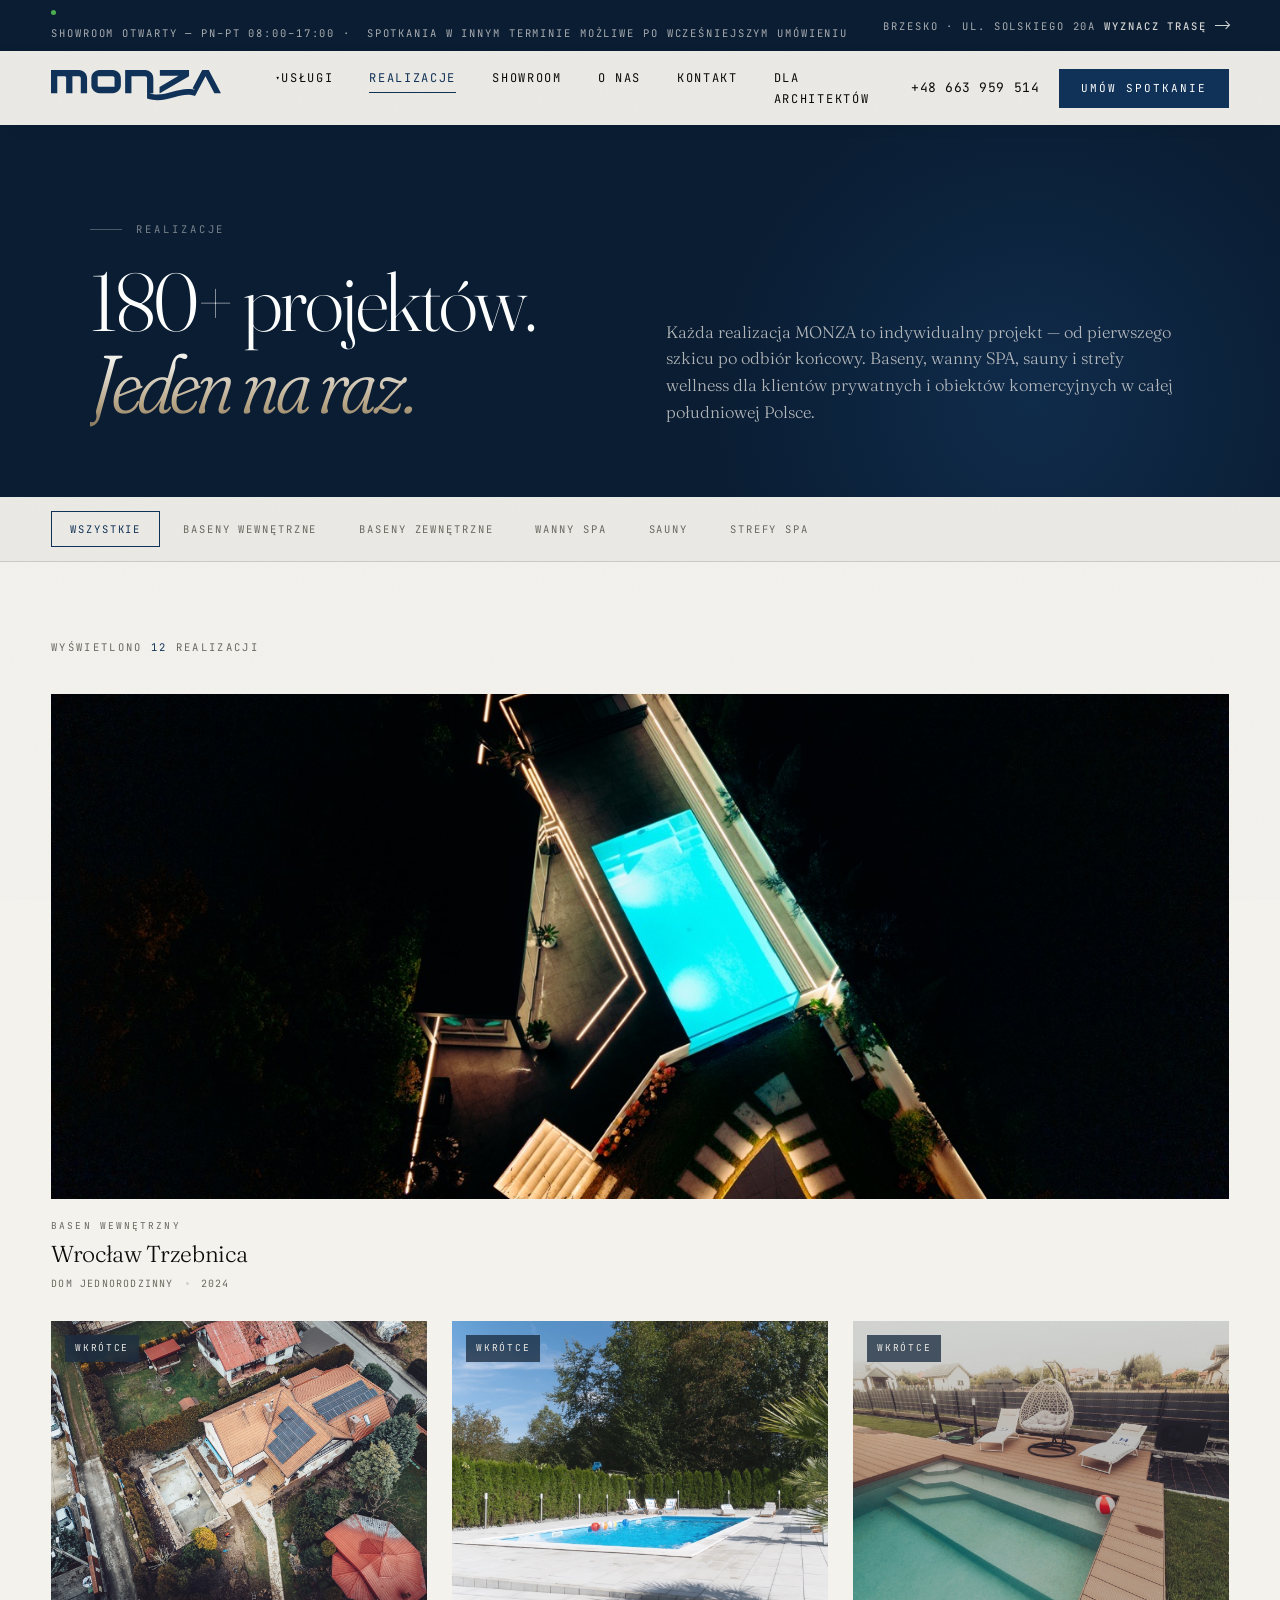
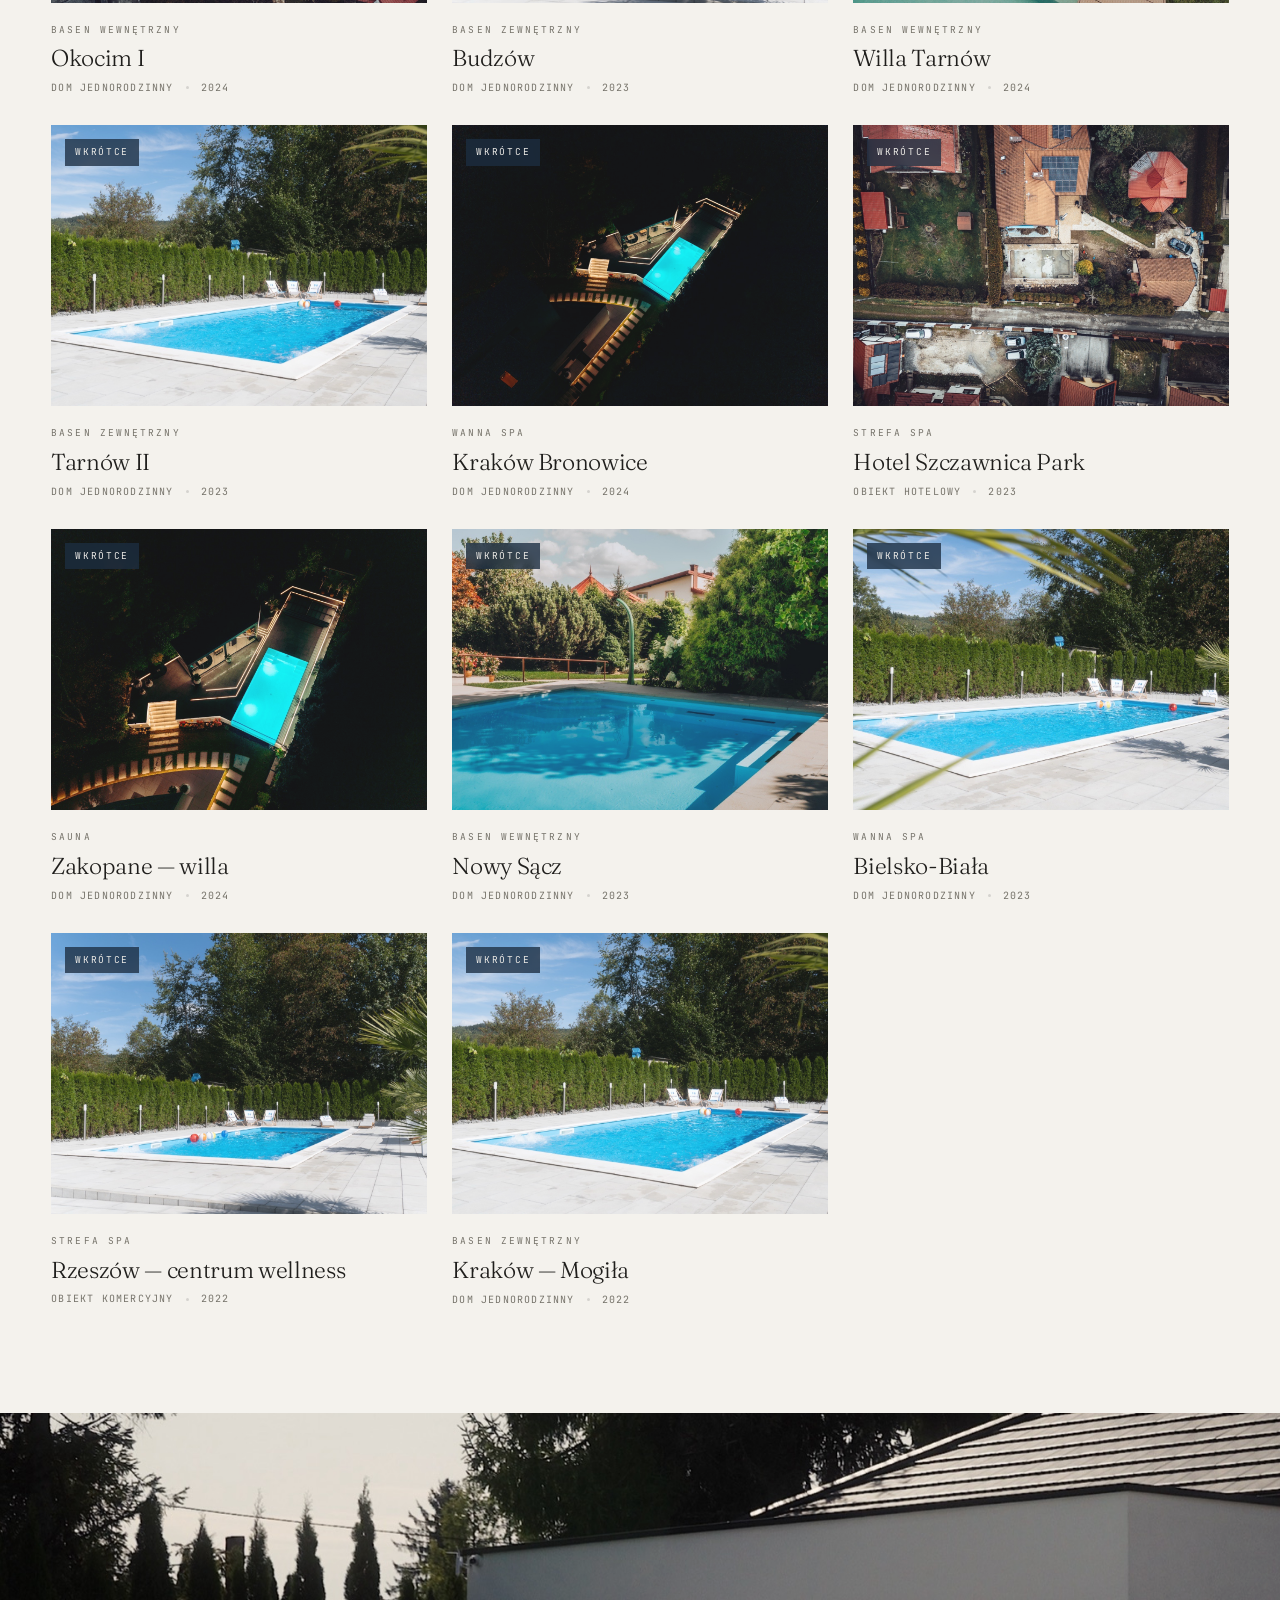
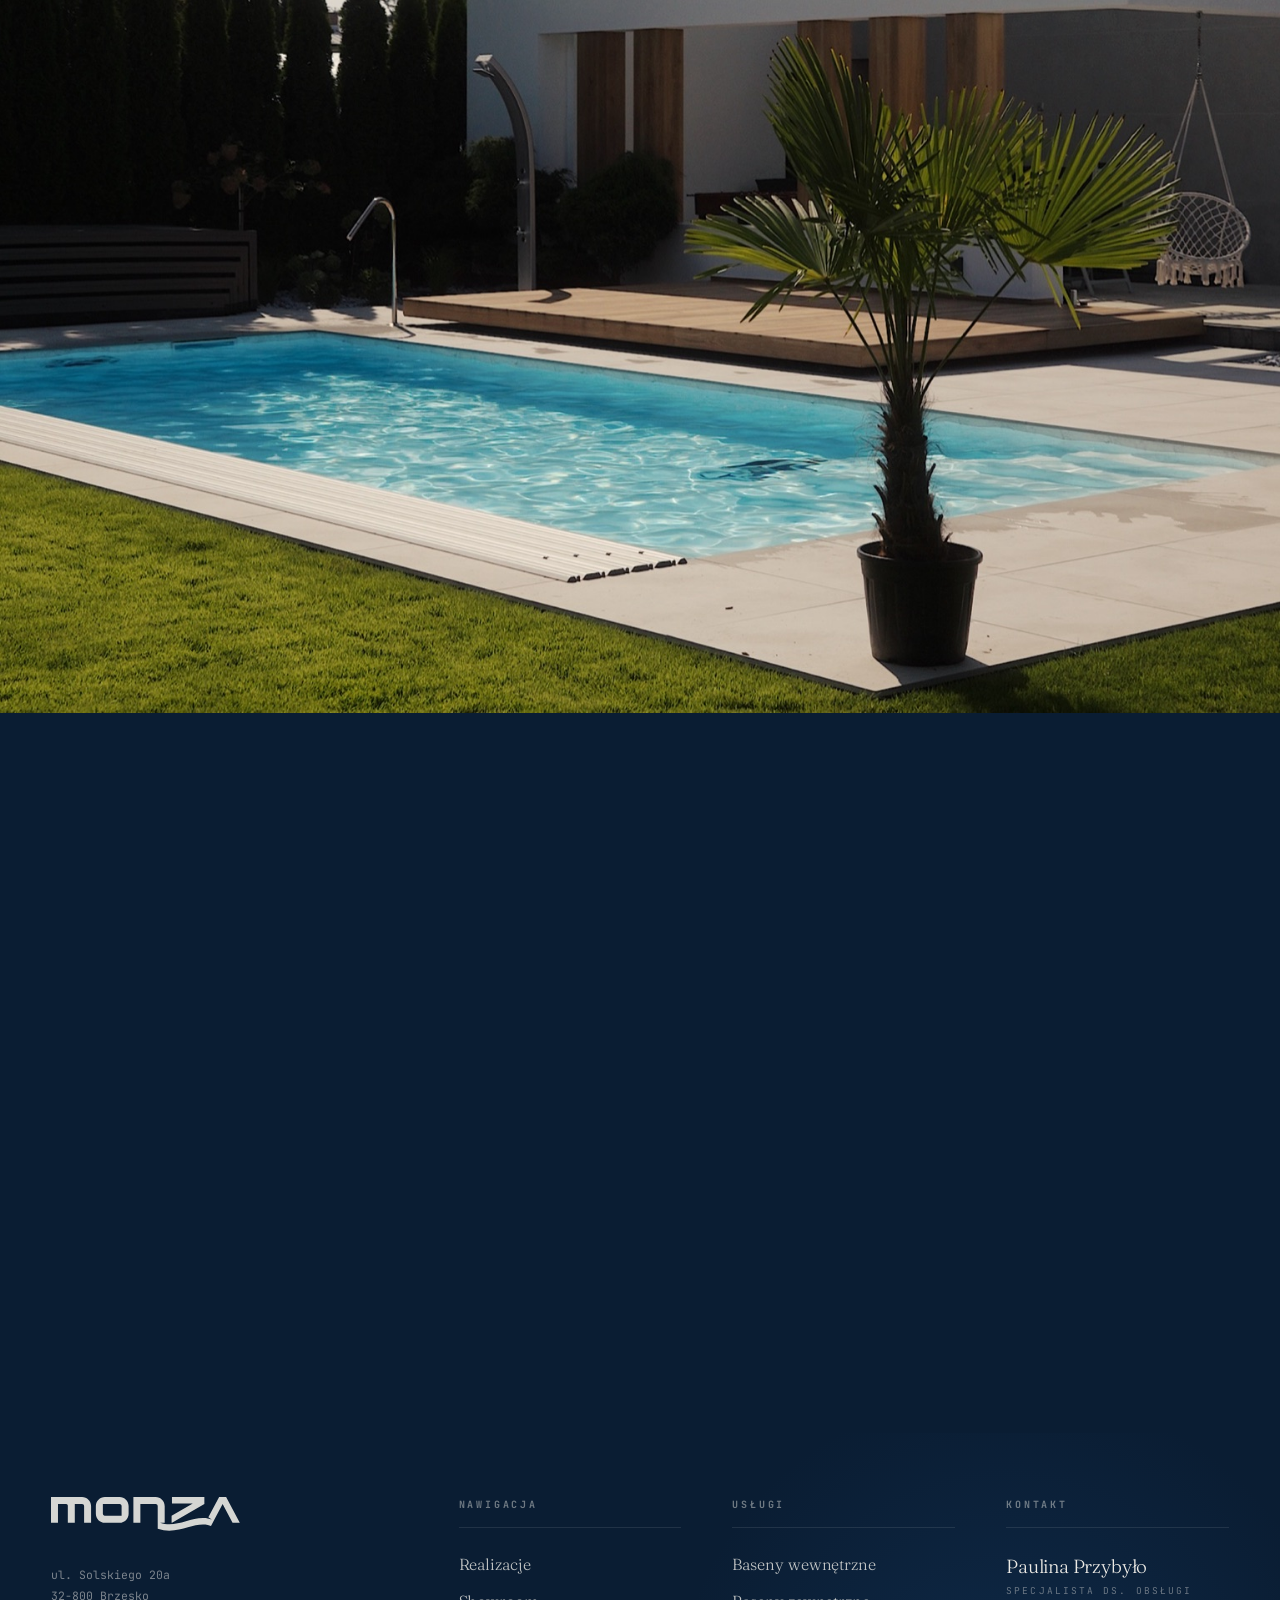
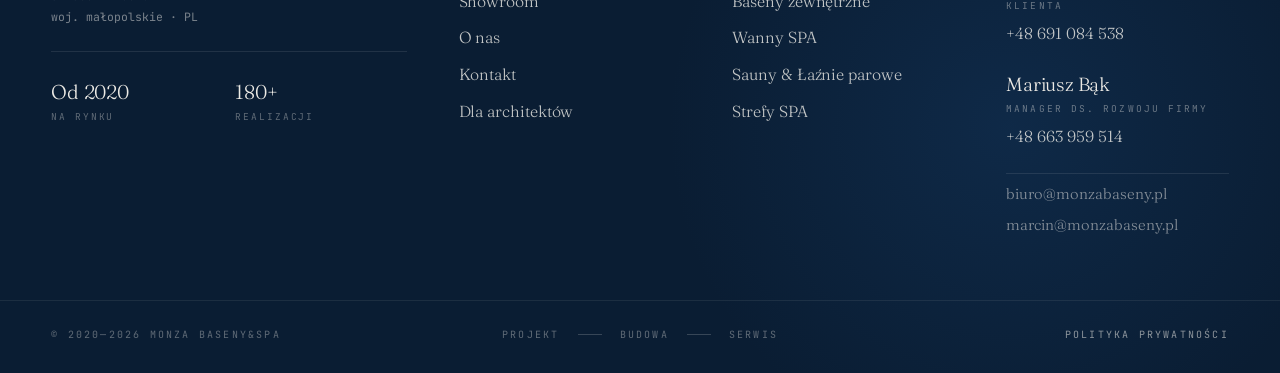
<file: realizacje.html>
<!doctype html>
<html lang="pl">
<head>
<meta charset="utf-8" />
<meta name="viewport" content="width=device-width, initial-scale=1" />
<title>Realizacje — MONZA baseny&amp;SPA</title>
<meta name="description" content="Galeria realizacji MONZA baseny&SPA — baseny wewnętrzne i zewnętrzne, wanny SPA, sauny, strefy wellness. Małopolska, Podkarpacie, Śląsk." />
<meta name="theme-color" content="#113258" />
<link rel="preconnect" href="https://fonts.googleapis.com" />
<link rel="preconnect" href="https://fonts.gstatic.com" crossorigin />
<link href="https://fonts.googleapis.com/css2?family=Fraunces:ital,opsz,wght@0,9..144,300..900;1,9..144,300..900&family=JetBrains+Mono:wght@400;500;600&display=swap" rel="stylesheet" />
<style>
:root{
  --navy:#113258;--navy-deep:#0A1D33;--cream:#ECEAE5;--cream-2:#E2DFD7;--paper:#F4F2ED;
  --ink:#0C0B09;--ink-2:#3A3830;--muted:#6B685F;--line:rgba(12,11,9,.14);
  --f-mono:"JetBrains Mono",ui-monospace,monospace;--f-serif:"Fraunces",Georgia,serif;
  --edge:clamp(20px,4vw,64px);
}
*,*::before,*::after{box-sizing:border-box;margin:0;padding:0}
:focus-visible{outline:2px solid var(--navy);outline-offset:3px}
html{scroll-behavior:smooth}
html,body{background:var(--paper);color:var(--ink);font-family:var(--f-mono);-webkit-font-smoothing:antialiased;font-size:13.5px;line-height:1.55}
body{overflow-x:hidden}
a{color:inherit;text-decoration:none}
img,svg{display:block;max-width:100%}
button{font:inherit;color:inherit;background:none;border:0;cursor:pointer}
::selection{background:var(--navy);color:var(--cream)}
body::before{content:"";position:fixed;inset:0;pointer-events:none;z-index:999;opacity:.04;mix-blend-mode:multiply;
  background-image:url("data:image/svg+xml;utf8,<svg xmlns='http://www.w3.org/2000/svg' width='240' height='240'><filter id='n'><feTurbulence type='fractalNoise' baseFrequency='.9' numOctaves='2'/><feColorMatrix values='0 0 0 0 .07  0 0 0 0 .2  0 0 0 0 .35  0 0 0 .6 0'/></filter><rect width='100%' height='100%' filter='url(%23n)'/></svg>")}

/* topbar */
.topbar{background:var(--navy-deep);color:rgba(236,234,229,.7);font-family:var(--f-mono);font-size:10.5px;letter-spacing:.18em;text-transform:uppercase;display:grid;grid-template-columns:1fr auto;align-items:center;padding:10px var(--edge);gap:24px;position:relative;z-index:50}
.topbar .l{display:flex;align-items:center;gap:10px;flex-wrap:wrap}
.topbar .dot{width:5px;height:5px;border-radius:50%;background:#4CAF50;flex-shrink:0}
.topbar .r{display:flex;align-items:center;gap:8px;white-space:nowrap}
.topbar .r a{color:rgba(236,234,229,.9);font-weight:500;display:inline-flex;align-items:center;gap:8px;transition:color .3s}
.topbar .r a:hover{color:#fff}
.topbar .arr{display:inline-block;width:14px;height:1px;background:currentColor;position:relative}
.topbar .arr::after{content:"";position:absolute;right:0;top:-3px;width:6px;height:6px;border-top:1px solid currentColor;border-right:1px solid currentColor;transform:rotate(45deg)}

/* nav */
.sticky-nav{background:var(--cream);color:var(--ink);box-shadow:0 2px 20px -8px rgba(12,11,9,.18);position:sticky;top:0;z-index:60}
.sticky-nav .sn-header{display:grid;grid-template-columns:auto 1fr auto;align-items:center;gap:40px;padding:16px var(--edge)}
.sticky-nav .sn-logo{height:36px;width:auto;color:var(--navy);display:block}
.sn-links{display:flex;gap:36px;list-style:none;margin-left:8px}
.sn-links a{font-family:var(--f-mono);font-size:12px;letter-spacing:.14em;text-transform:uppercase;color:var(--ink);position:relative;padding:4px 0;transition:opacity .3s}
.sn-links a:hover{opacity:.55}
.sn-links a::after{content:"";position:absolute;left:50%;bottom:-3px;width:0;height:1px;background:var(--navy);transition:width .3s,left .3s}
.sn-links a:hover::after{width:100%;left:0}
.sn-links .active>a{color:var(--navy)}
.sn-links .active>a::after{width:100%;left:0}
.sn-links .has-drop{position:relative}
.sn-links .has-drop::after{content:"";position:absolute;left:0;right:0;top:100%;height:14px;display:block;pointer-events:none}
.sn-links .has-drop>a::before{content:"▾";margin-left:5px;font-size:9px;vertical-align:1px}
.sn-links .drop{display:none;position:absolute;top:100%;left:0;background:var(--cream);min-width:210px;padding:14px 0 12px;list-style:none;border:1px solid var(--line);box-shadow:0 12px 32px -8px rgba(12,11,9,.15)}
.sn-links .has-drop:hover .drop{display:block}
.sn-links .drop li a{display:block;padding:9px 20px;font-size:11px;letter-spacing:.14em;color:var(--ink-2);white-space:nowrap;transition:color .2s,background .2s}
.sn-links .drop li a::after{display:none}
.sn-links .drop li a:hover{color:var(--navy);background:rgba(27,74,125,.04);opacity:1}
.sn-right{display:flex;align-items:center;gap:20px;justify-content:flex-end}
.sn-right .tel{font-family:var(--f-mono);font-size:13px;color:var(--ink);letter-spacing:.04em;transition:color .3s}
.sn-right .tel:hover{color:var(--navy)}
.sn-cta{display:inline-flex;align-items:center;padding:11px 22px;background:var(--navy);color:#fff;font-family:var(--f-mono);font-size:11px;letter-spacing:.18em;text-transform:uppercase;transition:background .3s}
.sn-cta:hover{background:var(--navy-deep)}

/* hero */
.page-hero{background:var(--navy-deep);padding:clamp(64px,7vw,96px) var(--edge) clamp(48px,6vw,72px);position:relative;overflow:hidden}
.page-hero::after{content:"";position:absolute;top:-20%;right:-8%;width:700px;height:700px;border-radius:50%;background:radial-gradient(circle,rgba(27,74,125,.32) 0%,transparent 65%);pointer-events:none}
.page-hero-inner{max-width:1100px;margin:0 auto;position:relative;z-index:1;display:grid;grid-template-columns:1fr 1fr;gap:clamp(40px,4vw,64px);align-items:end}
.page-hero .eyebrow{font-family:var(--f-mono);font-size:10.5px;letter-spacing:.28em;text-transform:uppercase;color:rgba(236,234,229,.5);display:inline-flex;align-items:center;gap:14px;margin-bottom:24px}
.page-hero .eyebrow::before{content:"";width:32px;height:1px;background:rgba(236,234,229,.3)}
.page-hero h1{font-family:var(--f-serif);font-weight:300;font-size:clamp(48px,6.4vw,96px);line-height:1.0;letter-spacing:-.03em;color:#fff;font-variation-settings:"opsz" 144}
.page-hero h1 i{font-style:italic;font-variation-settings:"opsz" 144,"SOFT" 80,"WONK" 1;background:linear-gradient(to bottom,#fff 0%,#F2EFE8 28%,#B9A687 70%,#7A6A4F 100%);-webkit-background-clip:text;background-clip:text;-webkit-text-fill-color:transparent}
.page-hero-lead{color:rgba(236,234,229,.75)}
.page-hero-lead p{font-family:var(--f-serif);font-weight:300;font-size:clamp(16px,1.3vw,19px);line-height:1.6;font-variation-settings:"opsz" 14;margin:0}
.page-hero-stats{display:grid;grid-template-columns:1fr 1fr;gap:16px;border-top:1px solid rgba(236,234,229,.15);padding-top:28px}
.page-hero-stat em{display:block;font-family:var(--f-serif);font-weight:300;font-size:clamp(28px,3vw,42px);color:var(--cream);font-style:normal;letter-spacing:-.02em;font-variation-settings:"opsz" 144}
.page-hero-stat span{font-family:var(--f-mono);font-size:9.5px;letter-spacing:.22em;text-transform:uppercase;color:rgba(236,234,229,.4)}

/* filter bar */
.filter-bar{background:var(--cream);border-bottom:1px solid var(--line);padding:0 var(--edge);position:sticky;top:69px;z-index:40}
.filter-inner{max-width:1200px;margin:0 auto;display:flex;gap:4px;overflow-x:auto;padding:14px 0;scrollbar-width:none}
.filter-inner::-webkit-scrollbar{display:none}
.filter-btn{flex-shrink:0;padding:9px 18px;font-family:var(--f-mono);font-size:10.5px;letter-spacing:.18em;text-transform:uppercase;color:var(--muted);border:1px solid transparent;transition:all .2s;white-space:nowrap}
.filter-btn:hover{color:var(--ink);border-color:var(--line)}
.filter-btn.active{color:var(--navy);border-color:var(--navy);background:transparent}

/* grid */
.real-section{padding:clamp(48px,6vw,80px) var(--edge) clamp(64px,8vw,112px)}
.real-inner{max-width:1200px;margin:0 auto}
.real-count{font-family:var(--f-mono);font-size:10.5px;letter-spacing:.22em;text-transform:uppercase;color:var(--muted);margin-bottom:clamp(24px,3vw,40px)}
.real-count span{color:var(--navy)}
.real-grid{display:grid;grid-template-columns:repeat(3,1fr);gap:clamp(16px,2vw,28px)}
.real-card{display:block;position:relative;overflow:hidden;cursor:pointer}
.real-card:hover .rc-img img,.real-card:hover .rc-img-ph{transform:scale(1.04)}
.rc-img{aspect-ratio:4/3;overflow:hidden;position:relative;background:var(--cream-2)}
.rc-img img{width:100%;height:100%;object-fit:cover;transition:transform .6s cubic-bezier(.22,.61,.36,1);display:block}
.rc-img-ph{width:100%;height:100%;background:linear-gradient(135deg,var(--navy-deep) 0%,var(--navy) 100%);display:flex;align-items:center;justify-content:center;transition:transform .6s cubic-bezier(.22,.61,.36,1)}
.rc-img-ph svg{opacity:.12;width:44%;max-width:120px}
.real-card.featured .rc-img{aspect-ratio:21/9;max-height:560px}
.real-card.featured{grid-column:1 / -1}
.rc-body{padding:20px 0 4px}
.rc-cat{font-family:var(--f-mono);font-size:9.5px;letter-spacing:.22em;text-transform:uppercase;color:var(--muted);display:block;margin-bottom:8px}
.rc-title{font-family:var(--f-serif);font-weight:300;font-size:clamp(19px,1.8vw,24px);color:var(--ink);letter-spacing:-.015em;font-variation-settings:"opsz" 14;line-height:1.15;margin-bottom:8px}
.rc-meta{display:flex;align-items:center;gap:12px;font-family:var(--f-mono);font-size:10px;letter-spacing:.12em;text-transform:uppercase;color:var(--muted)}
.rc-meta .sep{width:3px;height:3px;border-radius:50%;background:var(--line)}
.rc-arrow{position:absolute;bottom:24px;right:0;width:40px;height:40px;border:1px solid var(--line);display:flex;align-items:center;justify-content:center;opacity:0;transition:opacity .3s,background .3s}
.real-card:hover .rc-arrow{opacity:1;background:var(--navy);border-color:var(--navy)}
.rc-arrow-icon{width:14px;height:1px;background:#fff;position:relative}
.rc-arrow-icon::after{content:"";position:absolute;right:0;top:-3px;width:6px;height:6px;border-top:1px solid #fff;border-right:1px solid #fff;transform:rotate(45deg)}
.real-card.hidden{display:none}
.real-card--soon{pointer-events:none;cursor:default;opacity:.92}
.real-card--soon .rc-arrow{display:none !important}
.real-card--soon::after{content:"Wkrótce";position:absolute;top:14px;left:14px;background:rgba(10,29,51,.78);color:var(--cream);font-family:var(--f-mono);font-size:9.5px;letter-spacing:.18em;text-transform:uppercase;padding:6px 10px;backdrop-filter:blur(4px);z-index:2}


/* pin-cta (z index.html) */
.pin-cta{position:relative;min-height:180vh;background:var(--navy-deep)}
.pin-sticky{position:sticky;top:0;height:100vh;min-height:620px;overflow:hidden;background:var(--navy-deep)}
.pin-sticky::before{content:"";position:absolute;inset:0;background:radial-gradient(ellipse at 50% 55%,rgba(27,74,125,.28) 0%,transparent 65%);pointer-events:none;z-index:0}
.pin-img-box{position:absolute;inset:0;width:100%;height:100%;overflow:hidden;will-change:opacity;z-index:1}
.pin-img-box img,.pin-img-box video{width:100%;height:100%;object-fit:cover;display:block;filter:saturate(.95) contrast(1.02);will-change:opacity}
.pin-cta-overlay{position:absolute;inset:0;z-index:4;display:flex;flex-direction:column;align-items:center;justify-content:center;gap:clamp(20px,2.2vw,32px);padding:clamp(60px,8vw,120px) clamp(24px,5vw,80px);text-align:center;color:var(--cream);opacity:0;will-change:opacity;pointer-events:none}
.pin-cta-overlay>*{pointer-events:auto}
.pin-cta-overlay h2{font-family:var(--f-serif);font-weight:300;font-size:clamp(56px,8.6vw,148px);line-height:.92;letter-spacing:-.03em;font-variation-settings:"opsz" 144;margin:0;background:linear-gradient(to bottom,#fff 0%,#F2EFE8 28%,#B9A687 70%,#7A6A4F 100%);-webkit-background-clip:text;background-clip:text;-webkit-text-fill-color:transparent;color:transparent}
.pin-cta-overlay h2 i{font-style:italic;font-variation-settings:"opsz" 144,"SOFT" 80,"WONK" 1}
.pin-cta-overlay p{font-family:var(--f-serif);font-weight:300;font-size:clamp(17px,1.4vw,21px);line-height:1.55;color:rgba(236,234,229,.82);max-width:56ch;font-variation-settings:"opsz" 14;margin:0}
.pin-cta-overlay .pair{display:flex;flex-wrap:wrap;gap:14px;margin-top:8px;justify-content:center}
.btn{display:inline-flex;align-items:center;gap:10px;padding:14px 24px;border:1px solid var(--navy);color:var(--navy);font-family:var(--f-mono);font-size:11px;letter-spacing:.18em;text-transform:uppercase;background:transparent;transition:all .3s}
.btn:hover{background:var(--navy);color:var(--cream)}
.btn .arr{display:inline-block;width:16px;height:1px;background:currentColor;position:relative}
.btn .arr::after{content:"";position:absolute;right:0;top:-3px;width:6px;height:6px;border-top:1px solid currentColor;border-right:1px solid currentColor;transform:rotate(45deg)}
.btn-solid{background:var(--navy);color:var(--cream);border-color:var(--navy)}
.btn-solid:hover{background:var(--ink);border-color:var(--ink);color:var(--cream)}
.pin-cta-overlay .btn{border-color:var(--cream);color:var(--cream)}
.pin-cta-overlay .btn:hover{background:var(--cream);color:var(--navy)}
.pin-cta-overlay .btn-solid{background:var(--cream);color:var(--navy);border-color:var(--cream)}
.pin-cta-overlay .btn-solid:hover{background:transparent;color:var(--cream)}
.arr{display:inline-block;width:14px;height:1px;background:currentColor;position:relative}
.arr::after{content:"";position:absolute;right:0;top:-3px;width:6px;height:6px;border-top:1px solid currentColor;border-right:1px solid currentColor;transform:rotate(45deg)}

/* footer */
footer.foot{background:var(--navy-deep);color:rgba(236,234,229,.7);position:relative;overflow:hidden}
footer.foot::after{content:"";position:absolute;top:-20%;right:-10%;width:800px;height:800px;border-radius:50%;background:radial-gradient(circle,rgba(27,74,125,.28) 0%,transparent 60%);pointer-events:none}
.foot-grid{position:relative;z-index:1;max-width:1440px;margin:0 auto;padding:clamp(48px,5vw,72px) var(--edge);display:grid;grid-template-columns:1.6fr 1fr 1fr 1fr;gap:clamp(40px,4vw,64px)}
.foot-brand .f-brand{margin-bottom:28px}
.foot-brand .f-brand-mark{height:40px;width:auto;color:rgba(236,234,229,.9)}
.foot-brand .ad{font-family:var(--f-mono);font-size:11.5px;line-height:1.8;color:rgba(236,234,229,.5);margin-bottom:24px;padding-bottom:24px;border-bottom:1px solid rgba(236,234,229,.1)}
.foot-brand .meta{display:grid;grid-template-columns:1fr 1fr;gap:12px}
.foot-brand .meta>div{display:flex;flex-direction:column;gap:3px}
.foot-brand .meta>div em{font-family:var(--f-serif);font-weight:300;font-size:20px;color:var(--cream);font-style:normal;letter-spacing:-.01em}
.foot-brand .meta>div span{font-family:var(--f-mono);font-size:9.5px;letter-spacing:.2em;text-transform:uppercase;color:rgba(236,234,229,.38)}
.foot-col h5{font-family:var(--f-mono);font-size:10px;letter-spacing:.28em;text-transform:uppercase;color:rgba(236,234,229,.45);margin:0 0 24px;padding-bottom:14px;border-bottom:1px solid rgba(236,234,229,.1)}
.foot-col ul{list-style:none;display:grid;gap:12px}
.foot-col ul a{font-family:var(--f-serif);font-weight:300;font-size:16px;color:rgba(236,234,229,.82);transition:color .3s,transform .3s;letter-spacing:-.005em;font-variation-settings:"opsz" 14;display:inline-block}
.foot-col ul a:hover{color:var(--cream);transform:translateX(3px)}
.ft-persons{display:grid;gap:24px}
.ft-person{display:flex;flex-direction:column;gap:3px}
.ft-name{font-family:var(--f-serif);font-weight:300;font-size:19px;color:var(--cream);letter-spacing:-.01em;font-variation-settings:"opsz" 14}
.ft-role{font-family:var(--f-mono);font-size:9.5px;letter-spacing:.22em;text-transform:uppercase;color:rgba(236,234,229,.42)}
.ft-tel{font-family:var(--f-serif);font-weight:300;font-size:16px;color:rgba(236,234,229,.82);text-decoration:none;margin-top:4px;transition:color .3s}
.ft-tel:hover{color:var(--cream)}
.ft-emails{display:flex;flex-direction:column;gap:8px;padding-top:8px;border-top:1px solid rgba(236,234,229,.1)}
.ft-emails a{font-family:var(--f-serif);font-weight:300;font-size:15px;color:rgba(236,234,229,.55);text-decoration:none;transition:color .3s}
.ft-emails a:hover{color:rgba(236,234,229,.82)}
.foot-bar{position:relative;z-index:1;max-width:1440px;margin:0 auto;padding:26px var(--edge) 30px;display:grid;grid-template-columns:1fr auto 1fr;gap:24px;border-top:1px solid rgba(236,234,229,.08);font-family:var(--f-mono);font-size:10px;letter-spacing:.22em;text-transform:uppercase;color:rgba(236,234,229,.38);align-items:center}
.foot-bar .c{text-align:center;display:flex;gap:18px;align-items:center;justify-content:center}
.foot-bar .c .ln{width:24px;height:1px;background:rgba(236,234,229,.2)}
.foot-bar .r{text-align:right}
.foot-bar a{color:rgba(236,234,229,.58);transition:color .3s}
.foot-bar a:hover{color:var(--cream)}

@media(max-width:960px){
  .page-hero-inner{grid-template-columns:1fr}
  .real-grid{grid-template-columns:1fr 1fr}
  .real-card.featured{grid-column:span 2}
  .foot-grid{grid-template-columns:1fr 1fr}
  .sn-links{gap:20px}
}
@media(max-width:600px){
  .real-grid{grid-template-columns:1fr}
  .real-card.featured{grid-column:auto}
  .real-card.featured .rc-img{aspect-ratio:4/3}
  .page-hero-stats{grid-template-columns:1fr}
  .foot-grid{grid-template-columns:1fr}
  .foot-bar{grid-template-columns:1fr;text-align:center;gap:12px}
  .foot-bar .r{text-align:center}
}

/* ===== mobile responsive ===== */
.mn-logo{display:block;width:120px;color:var(--cream);margin:0 0 28px}
.mn-logo svg{width:100%;height:auto;display:block}
.topbar-ext{display:inline}
.hamburger{display:none;width:44px;height:44px;align-items:center;justify-content:center;flex-direction:column;gap:5px;cursor:pointer;background:transparent;border:0;padding:0;z-index:80}
.hamburger span{display:block;width:22px;height:2px;background:var(--ink);transition:transform .3s,opacity .25s}
.hamburger.open span:nth-child(1){transform:translateY(7px) rotate(45deg)}
.hamburger.open span:nth-child(2){opacity:0}
.hamburger.open span:nth-child(3){transform:translateY(-7px) rotate(-45deg)}
.mobile-nav{position:fixed;inset:0;background:var(--navy-deep);color:var(--cream);z-index:75;display:flex;flex-direction:column;padding:24px var(--edge) 24px;overflow-y:auto;transform:translateY(-100%);transition:transform .35s cubic-bezier(.22,.61,.36,1);visibility:hidden}
.mn-close{position:absolute;top:18px;right:var(--edge);width:44px;height:44px;display:flex;align-items:center;justify-content:center;background:transparent;border:1px solid rgba(236,234,229,.25);color:var(--cream);cursor:pointer;padding:0;z-index:5;transition:background .25s,border-color .25s}
.mn-close:hover{background:rgba(236,234,229,.08);border-color:rgba(236,234,229,.55)}
.mn-close svg{width:18px;height:18px;display:block}
.mobile-nav.open{transform:translateY(0);visibility:visible}
.mobile-nav .mn-links{list-style:none;display:flex;flex-direction:column;gap:0;margin:0;padding:0}
.mobile-nav .mn-links>li{border-bottom:1px solid rgba(236,234,229,.1)}
.mobile-nav .mn-links>li>a,.mobile-nav .mn-drop-toggle{display:flex;align-items:center;justify-content:space-between;padding:18px 0;font-family:var(--f-serif);font-weight:300;font-size:24px;color:rgba(236,234,229,.92);font-variation-settings:"opsz" 14;text-decoration:none;background:transparent;border:0;width:100%;text-align:left;cursor:pointer;letter-spacing:-.01em;min-height:44px}
.mobile-nav .mn-drop-toggle::after{content:"▾";font-size:14px;color:rgba(236,234,229,.6);transition:transform .3s}
.mobile-nav .mn-drop.open .mn-drop-toggle::after{transform:rotate(180deg)}
.mobile-nav .mn-sub{list-style:none;max-height:0;overflow:hidden;transition:max-height .35s ease;margin:0;padding:0}
.mobile-nav .mn-drop.open .mn-sub{max-height:600px !important}
.mobile-nav .mn-sub li a{display:block;padding:12px 16px;font-family:var(--f-mono);font-size:13px;letter-spacing:.08em;color:rgba(236,234,229,.6);min-height:44px;display:flex;align-items:center}
.mobile-nav .mn-sub li a:hover{color:var(--cream)}
.mobile-nav .mn-foot{margin-top:auto;padding-top:32px;border-top:1px solid rgba(236,234,229,.12);display:flex;flex-direction:column;gap:16px}
.mobile-nav .mn-foot .mn-tel{font-family:var(--f-serif);font-weight:300;font-size:22px;color:var(--cream);font-variation-settings:"opsz" 14}
.mobile-nav .mn-foot .mn-tel-label{font-family:var(--f-mono);font-size:10px;letter-spacing:.22em;text-transform:uppercase;color:rgba(236,234,229,.45);margin-bottom:4px;display:block}
.mobile-nav .mn-cta{display:inline-flex;justify-content:center;align-items:center;padding:14px 22px;background:var(--cream);color:var(--navy);font-family:var(--f-mono);font-size:12px;letter-spacing:.2em;text-transform:uppercase;text-decoration:none;min-height:48px;margin-top:8px}
body.mn-locked{overflow:hidden}
.mobile-cta-bar{display:none;position:fixed;bottom:0;left:0;right:0;z-index:55;background:var(--cream);border-top:1px solid var(--line);padding:10px var(--edge) calc(10px + env(safe-area-inset-bottom,0px));gap:10px;box-shadow:0 -4px 16px rgba(12,11,9,.08)}
.mobile-cta-bar a{flex:1;display:inline-flex;align-items:center;justify-content:center;gap:8px;padding:14px 12px;font-family:var(--f-mono);font-size:11px;letter-spacing:.16em;text-transform:uppercase;min-height:48px;text-decoration:none}
.mobile-cta-bar .mcb-tel{background:var(--navy);color:#fff}
.mobile-cta-bar .mcb-msg{background:transparent;color:var(--navy);border:1px solid var(--navy)}
.mobile-cta-bar svg{width:14px;height:14px}
@media (max-width:860px){
  .sticky-nav .sn-links,.sticky-nav .sn-right{display:none !important}
  .hamburger{display:inline-flex}
  .sticky-nav .sn-header{grid-template-columns:auto 1fr auto;gap:16px}
  .topbar{font-size:9px;letter-spacing:.12em;padding:8px var(--edge);grid-template-columns:1fr}
  .topbar .r{display:none}
  .topbar-ext{display:none}
  .topbar .l{justify-content:center;text-align:center}
  .mobile-cta-bar{display:flex}
  body{padding-bottom:70px}
  /* Pin-CTA — uproszczona wersja mobile (bez scroll-pin) */
  .pin-cta{min-height:auto;position:relative}
  .pin-sticky{position:relative;top:auto;height:auto;min-height:520px;padding:60px var(--edge)}
  .pin-img-box{position:absolute;inset:0}
  .pin-img-box video,.pin-img-box img{opacity:.32 !important}
  .pin-cta-overlay{position:relative;opacity:1 !important;padding:0;justify-content:center;min-height:420px}
  .pin-cta-overlay h2{font-size:clamp(40px,11vw,64px)}
  .pin-hint,.pin-eyebrow{display:none}

  /* iOS — zapobiega zoom przy focusie na inputach */
  .cmodal-row input,.cmodal-row select,.cmodal-row textarea,.cform-row input,.cform-row select,.cform-row textarea{font-size:16px !important}
  input,select,textarea{font-size:16px}
}
@media (max-width:600px){
  .mobile-nav .mn-links>li>a,.mobile-nav .mn-drop-toggle{font-size:21px;padding:16px 0}
}
</style>
</head>
<body>

<!-- topbar -->
<div class="topbar">
  <div class="l">
    <span class="dot"></span>
    <span>Showroom otwarty — Pn–Pt 08:00–17:00<span class="topbar-ext">&nbsp;·&nbsp; spotkania w innym terminie możliwe po wcześniejszym umówieniu</span></span>
  </div>
  <div class="r">
    <span>Brzesko · ul. Solskiego 20A</span>
    <a href="https://maps.google.com/?q=ul.+Solskiego+20A,+Brzesko" target="_blank" rel="noopener">Wyznacz trasę <span class="arr"></span></a>
  </div>
</div>

<!-- nav -->
<div class="sticky-nav">
  <div class="sn-header">
    <a href="index.html" aria-label="MONZA baseny & SPA — strona główna">
      <svg class="sn-logo" viewBox="0 0 336 71" fill="none" xmlns="http://www.w3.org/2000/svg">
        <path d="M311.102 0.225543L310.989 0H298.343L298.23 0.228676L279.3 36.018L285.349 39.7301C282.953 38.9814 280.575 38.4363 278.22 38.0698C275.917 37.7127 273.64 37.5154 271.372 37.4621C270.924 37.4496 270.47 37.4402 270.022 37.4402C259.547 37.412 249.447 40.2062 239.527 42.9378C224.29 47.148 209.83 51.1388 193.66 45.6882H201.814V16.2047C201.814 7.33956 194.6 0.125302 185.734 0.125302H146.255V45.6819H158.641V12.5114H185.734C187.771 12.5114 189.428 14.1685 189.428 16.2047V45.6819H189.453V56.414C196.554 58.8292 203.386 59.7533 209.943 59.7533C221.812 59.7533 232.82 56.7148 243.001 53.9049C255.628 50.4121 266.921 47.3014 278.342 49.7668C280.231 50.1677 282.117 50.7253 284.009 51.4615L287.063 45.6851L288.422 43.107L304.668 12.3955L322.273 45.6819H335.144L311.102 0.228676V0.225543Z" fill="currentColor"/>
        <path d="M272.248 12.3516V0H214.722V11.5184H251.704L214.086 33.3366V45.685H214.828L272.248 12.3516Z" fill="currentColor"/>
        <path d="M55.0701 0.125488H0V45.6821H12.3861V12.5116H27.0213C28.5876 12.5116 29.8563 13.7803 29.8563 15.3465V45.6852H42.2424V12.5116H55.0701C57.1094 12.5116 58.7634 14.1656 58.7634 16.2048V45.6821H71.1495V16.2048C71.1495 7.32408 63.9509 0.125488 55.0701 0.125488Z" fill="currentColor"/>
        <path d="M121.69 0H95.7119C86.8218 0 79.6138 7.20486 79.6138 16.095V29.5869C79.6138 38.4771 86.8218 45.685 95.7119 45.685H121.69C130.58 45.685 137.785 38.4771 137.785 29.5869V16.095C137.785 7.20799 130.58 0 121.69 0ZM125.321 33.2238H95.4081C93.5693 33.2238 92.0782 31.7327 92.0782 29.8939V12.4644H121.69C123.695 12.4644 125.321 14.0902 125.321 16.095V33.2238Z" fill="currentColor"/>
      </svg>
    </a>
    <nav>
      <ul class="sn-links">
        <li class="has-drop"><a href="#">Usługi</a>
          <ul class="drop">
            <li><a href="baseny-wewnetrzne.html">Baseny wewnętrzne</a></li>
            <li><a href="baseny-zewnetrzne.html">Baseny zewnętrzne</a></li>
            <li><a href="wanny-spa.html">Wanny SPA</a></li>
            <li><a href="sauny.html">Sauny</a></li>
            <li><a href="laznie-parowe.html">Łaźnie parowe</a></li>
            <li><a href="strefy-spa.html">Strefy SPA</a></li>
          </ul>
        </li>
        <li class="active"><a href="realizacje.html">Realizacje</a></li>
        <li><a href="showroom.html">Showroom</a></li>
        <li><a href="o-nas.html">O&nbsp;nas</a></li>
        <li><a href="kontakt.html">Kontakt</a></li>
        <li><a href="architekci.html">Dla architektów</a></li>
      </ul>
    </nav>
    <div class="sn-right">
      <a href="tel:+48663959514" class="tel">+48&nbsp;663&nbsp;959&nbsp;514</a>
      <a href="kontakt.html" class="sn-cta" data-modal="form">Umów spotkanie</a>
    </div>
  </div>
</div>

<!-- hero -->
<section class="page-hero">
  <div class="page-hero-inner">
    <div>
      <div class="eyebrow">Realizacje</div>
      <h1>180+ projektów.<br/><i>Jeden na raz.</i></h1>
    </div>
    <div class="page-hero-lead">
      <p>Każda realizacja MONZA to indywidualny projekt — od pierwszego szkicu po odbiór końcowy. Baseny, wanny SPA, sauny i strefy wellness dla klientów prywatnych i obiektów komercyjnych w całej południowej Polsce.</p>
    </div>
  </div>
</section>

<!-- filter -->
<div class="filter-bar">
  <div class="filter-inner">
    <button class="filter-btn active" data-filter="all">Wszystkie</button>
    <button class="filter-btn" data-filter="basen-wewnetrzny">Baseny wewnętrzne</button>
    <button class="filter-btn" data-filter="basen-zewnetrzny">Baseny zewnętrzne</button>
    <button class="filter-btn" data-filter="wanna-spa">Wanny SPA</button>
    <button class="filter-btn" data-filter="sauna">Sauny</button>
    <button class="filter-btn" data-filter="strefa-spa">Strefy SPA</button>
  </div>
</div>

<!-- grid -->
<section class="real-section">
  <div class="real-inner">
    <div class="real-count">Wyświetlono <span id="count-num">12</span> realizacji</div>
    <div class="real-grid" id="real-grid">

      <a class="real-card featured" href="realizacja-wroclaw.html" data-cat="basen-wewnetrzny">
        <div class="rc-img">
          <img src="assets/img/realizacje/wroclaw-trzebnica.jpg" alt="Realizacja MONZA — Wrocław Trzebnica" loading="lazy" />
        </div>
        <div class="rc-body">
          <span class="rc-cat">Basen wewnętrzny</span>
          <div class="rc-title">Wrocław Trzebnica</div>
          <div class="rc-meta"><span>Dom jednorodzinny</span><span class="sep"></span><span>2024</span></div>
        </div>
        <div class="rc-arrow"><span class="rc-arrow-icon"></span></div>
      </a>

      <a class="real-card real-card--soon" href="#" data-cat="basen-wewnetrzny">
        <div class="rc-img"><img src="assets/img/realizacje/okocim.jpg" alt="Realizacja MONZA — Okocim I" loading="lazy" /></div>
        <div class="rc-body"><span class="rc-cat">Basen wewnętrzny</span><div class="rc-title">Okocim I</div><div class="rc-meta"><span>Dom jednorodzinny</span><span class="sep"></span><span>2024</span></div></div>
        <div class="rc-arrow"><span class="rc-arrow-icon"></span></div>
      </a>

      <a class="real-card real-card--soon" href="#" data-cat="basen-zewnetrzny">
        <div class="rc-img"><img src="assets/img/realizacje/budzow-d.jpg" alt="Realizacja MONZA — Budzów" loading="lazy" /></div>
        <div class="rc-body"><span class="rc-cat">Basen zewnętrzny</span><div class="rc-title">Budzów</div><div class="rc-meta"><span>Dom jednorodzinny</span><span class="sep"></span><span>2023</span></div></div>
        <div class="rc-arrow"><span class="rc-arrow-icon"></span></div>
      </a>

      <a class="real-card real-card--soon" href="#" data-cat="basen-wewnetrzny">
        <div class="rc-img"><img src="assets/img/realizacje/tarnow-a.jpg" alt="Realizacja MONZA — Willa Tarnów" loading="lazy" /></div>
        <div class="rc-body"><span class="rc-cat">Basen wewnętrzny</span><div class="rc-title">Willa Tarnów</div><div class="rc-meta"><span>Dom jednorodzinny</span><span class="sep"></span><span>2024</span></div></div>
        <div class="rc-arrow"><span class="rc-arrow-icon"></span></div>
      </a>

      <a class="real-card real-card--soon" href="#" data-cat="basen-zewnetrzny">
        <div class="rc-img"><img src="assets/img/realizacje/budzow-h.jpg" alt="Realizacja MONZA — Tarnów II" loading="lazy" /></div>
        <div class="rc-body"><span class="rc-cat">Basen zewnętrzny</span><div class="rc-title">Tarnów II</div><div class="rc-meta"><span>Dom jednorodzinny</span><span class="sep"></span><span>2023</span></div></div>
        <div class="rc-arrow"><span class="rc-arrow-icon"></span></div>
      </a>

      <a class="real-card real-card--soon" href="#" data-cat="wanna-spa">
        <div class="rc-img"><img src="assets/img/realizacje/wroclaw-c.jpg" alt="Realizacja MONZA — Kraków Bronowice" loading="lazy" /></div>
        <div class="rc-body"><span class="rc-cat">Wanna SPA</span><div class="rc-title">Kraków Bronowice</div><div class="rc-meta"><span>Dom jednorodzinny</span><span class="sep"></span><span>2024</span></div></div>
        <div class="rc-arrow"><span class="rc-arrow-icon"></span></div>
      </a>

      <a class="real-card real-card--soon" href="#" data-cat="strefa-spa">
        <div class="rc-img"><img src="assets/img/realizacje/okocim-drone.jpg" alt="Realizacja MONZA — Hotel Szczawnica Park" loading="lazy" /></div>
        <div class="rc-body"><span class="rc-cat">Strefa SPA</span><div class="rc-title">Hotel Szczawnica Park</div><div class="rc-meta"><span>Obiekt hotelowy</span><span class="sep"></span><span>2023</span></div></div>
        <div class="rc-arrow"><span class="rc-arrow-icon"></span></div>
      </a>

      <a class="real-card real-card--soon" href="#" data-cat="sauna">
        <div class="rc-img"><img src="assets/img/realizacje/wroclaw-b.jpg" alt="Realizacja MONZA — Zakopane — willa" loading="lazy" /></div>
        <div class="rc-body"><span class="rc-cat">Sauna</span><div class="rc-title">Zakopane — willa</div><div class="rc-meta"><span>Dom jednorodzinny</span><span class="sep"></span><span>2024</span></div></div>
        <div class="rc-arrow"><span class="rc-arrow-icon"></span></div>
      </a>

      <a class="real-card real-card--soon" href="#" data-cat="basen-wewnetrzny">
        <div class="rc-img"><img src="assets/img/realizacje/okocim-detail.jpg" alt="Realizacja MONZA — Nowy Sącz" loading="lazy" /></div>
        <div class="rc-body"><span class="rc-cat">Basen wewnętrzny</span><div class="rc-title">Nowy Sącz</div><div class="rc-meta"><span>Dom jednorodzinny</span><span class="sep"></span><span>2023</span></div></div>
        <div class="rc-arrow"><span class="rc-arrow-icon"></span></div>
      </a>

      <a class="real-card real-card--soon" href="#" data-cat="wanna-spa">
        <div class="rc-img"><img src="assets/img/realizacje/budzow-g.jpg" alt="Realizacja MONZA — Bielsko-Biała" loading="lazy" /></div>
        <div class="rc-body"><span class="rc-cat">Wanna SPA</span><div class="rc-title">Bielsko-Biała</div><div class="rc-meta"><span>Dom jednorodzinny</span><span class="sep"></span><span>2023</span></div></div>
        <div class="rc-arrow"><span class="rc-arrow-icon"></span></div>
      </a>

      <a class="real-card real-card--soon" href="#" data-cat="strefa-spa">
        <div class="rc-img"><img src="assets/img/realizacje/budzow-d.jpg" alt="Realizacja MONZA — Rzeszów — centrum wellness" loading="lazy" /></div>
        <div class="rc-body"><span class="rc-cat">Strefa SPA</span><div class="rc-title">Rzeszów — centrum wellness</div><div class="rc-meta"><span>Obiekt komercyjny</span><span class="sep"></span><span>2022</span></div></div>
        <div class="rc-arrow"><span class="rc-arrow-icon"></span></div>
      </a>

      <a class="real-card real-card--soon" href="#" data-cat="basen-zewnetrzny">
        <div class="rc-img"><img src="assets/img/realizacje/budzow-h.jpg" alt="Realizacja MONZA — Kraków — Mogiła" loading="lazy" /></div>
        <div class="rc-body"><span class="rc-cat">Basen zewnętrzny</span><div class="rc-title">Kraków — Mogiła</div><div class="rc-meta"><span>Dom jednorodzinny</span><span class="sep"></span><span>2022</span></div></div>
        <div class="rc-arrow"><span class="rc-arrow-icon"></span></div>
      </a>

    </div>
  </div>
</section>

<!-- pin-cta (jedna sekcja na całą stronę, identyczna z index.html) -->
<section class="pin-cta" id="pin-cta">
  <div class="pin-sticky">
    <div class="pin-img-box">
      <video src="assets/video/cta.mp4" poster="assets/img/cta.jpg" autoplay muted loop playsinline preload="none" aria-label="Basen z palmami — realizacja Monza Baseny"></video>
    </div>
    <div class="pin-cta-overlay">
      <h2>Zapraszamy<br/>do <i>kontaktu.</i></h2>
      <p>Bezpłatna konsultacja. Umówmy się w naszym showroomie, online lub u Ciebie. Od pierwszego szkicu po rozruch — jedna firma, jedna odpowiedzialność.</p>
      <div class="pair">
        <a class="btn btn-solid" href="kontakt.html" data-modal="form">Umów konsultację <span class="arr"></span></a>
        <a class="btn" href="showroom.html">Odwiedź showroom <span class="arr"></span></a>
      </div>
    </div>
  </div>
</section>

<!-- footer -->
<footer class="foot">
  <div class="foot-grid">
    <div class="foot-brand">
      <div class="f-brand">
        <svg class="f-brand-mark" viewBox="0 0 336 71" fill="none" xmlns="http://www.w3.org/2000/svg" aria-label="MONZA baseny & SPA">
          <path d="M311.102 0.225543L310.989 0H298.343L298.23 0.228676L279.3 36.018L285.349 39.7301C282.953 38.9814 280.575 38.4363 278.22 38.0698C275.917 37.7127 273.64 37.5154 271.372 37.4621C270.924 37.4496 270.47 37.4402 270.022 37.4402C259.547 37.412 249.447 40.2062 239.527 42.9378C224.29 47.148 209.83 51.1388 193.66 45.6882H201.814V16.2047C201.814 7.33956 194.6 0.125302 185.734 0.125302H146.255V45.6819H158.641V12.5114H185.734C187.771 12.5114 189.428 14.1685 189.428 16.2047V45.6819H189.453V56.414C196.554 58.8292 203.386 59.7533 209.943 59.7533C221.812 59.7533 232.82 56.7148 243.001 53.9049C255.628 50.4121 266.921 47.3014 278.342 49.7668C280.231 50.1677 282.117 50.7253 284.009 51.4615L287.063 45.6851L288.422 43.107L304.668 12.3955L322.273 45.6819H335.144L311.102 0.228676V0.225543Z" fill="currentColor"/>
          <path d="M272.248 12.3516V0H214.722V11.5184H251.704L214.086 33.3366V45.685H214.828L272.248 12.3516Z" fill="currentColor"/>
          <path d="M55.0701 0.125488H0V45.6821H12.3861V12.5116H27.0213C28.5876 12.5116 29.8563 13.7803 29.8563 15.3465V45.6852H42.2424V12.5116H55.0701C57.1094 12.5116 58.7634 14.1656 58.7634 16.2048V45.6821H71.1495V16.2048C71.1495 7.32408 63.9509 0.125488 55.0701 0.125488Z" fill="currentColor"/>
          <path d="M121.69 0H95.7119C86.8218 0 79.6138 7.20486 79.6138 16.095V29.5869C79.6138 38.4771 86.8218 45.685 95.7119 45.685H121.69C130.58 45.685 137.785 38.4771 137.785 29.5869V16.095C137.785 7.20799 130.58 0 121.69 0ZM125.321 33.2238H95.4081C93.5693 33.2238 92.0782 31.7327 92.0782 29.8939V12.4644H121.69C123.695 12.4644 125.321 14.0902 125.321 16.095V33.2238Z" fill="currentColor"/>
        </svg>
      </div>
      <div class="ad">ul. Solskiego 20a<br/>32-800 Brzesko<br/>woj. małopolskie · PL</div>
      <div class="meta">
        <div><em>Od 2020</em><span>na rynku</span></div>
        <div><em>180+</em><span>realizacji</span></div>
      </div>
    </div>
    <div class="foot-col">
      <h5>Nawigacja</h5>
      <ul>
        <li><a href="realizacje.html">Realizacje</a></li>
        <li><a href="showroom.html">Showroom</a></li>
        <li><a href="o-nas.html">O nas</a></li>
        <li><a href="kontakt.html">Kontakt</a></li>
        <li><a href="architekci.html">Dla architektów</a></li>
      </ul>
    </div>
    <div class="foot-col">
      <h5>Usługi</h5>
      <ul>
        <li><a href="baseny-wewnetrzne.html">Baseny wewnętrzne</a></li>
        <li><a href="baseny-zewnetrzne.html">Baseny zewnętrzne</a></li>
        <li><a href="wanny-spa.html">Wanny SPA</a></li>
        <li><a href="sauny.html">Sauny &amp; Łaźnie parowe</a></li>
        <li><a href="strefy-spa.html">Strefy SPA</a></li>
      </ul>
    </div>
    <div class="foot-col">
      <h5>Kontakt</h5>
      <div class="ft-persons">
        <div class="ft-person">
          <span class="ft-name">Paulina Przybyło</span>
          <span class="ft-role">Specjalista ds. obsługi klienta</span>
          <a class="ft-tel" href="tel:+48691084538">+48 691 084 538</a>
        </div>
        <div class="ft-person">
          <span class="ft-name">Mariusz Bąk</span>
          <span class="ft-role">Manager ds. rozwoju firmy</span>
          <a class="ft-tel" href="tel:+48663959514">+48 663 959 514</a>
        </div>
        <div class="ft-emails">
          <a href="mailto:biuro@monzabaseny.pl">biuro@monzabaseny.pl</a>
          <a href="mailto:marcin@monzabaseny.pl">marcin@monzabaseny.pl</a>
        </div>
      </div>
    </div>
  </div>
  <div class="foot-bar">
    <span>© 2020—2026 MONZA baseny&amp;SPA</span>
    <span class="c">Projekt<span class="ln"></span>Budowa<span class="ln"></span>Serwis</span>
    <span class="r"><a href="#">Polityka prywatności</a></span>
  </div>
</footer>

<!-- modal -->
<style>
@keyframes modal-in{from{opacity:0;transform:translateY(24px)}to{opacity:1;transform:translateY(0)}}
@keyframes backdrop-in{from{opacity:0}to{opacity:1}}
.cmodal-backdrop{position:fixed;inset:0;background:rgba(10,29,51,.62);backdrop-filter:blur(6px);z-index:900;display:none;align-items:center;justify-content:center;padding:20px}
.cmodal-backdrop.open{display:flex;animation:backdrop-in .25s ease}
.cmodal{background:var(--paper);width:100%;max-width:780px;max-height:90vh;overflow-y:auto;position:relative;animation:modal-in .3s cubic-bezier(.22,.61,.36,1)}
.cmodal-close{position:absolute;top:20px;right:20px;width:36px;height:36px;display:flex;align-items:center;justify-content:center;border:1px solid var(--line);font-size:18px;color:var(--muted);cursor:pointer;transition:all .2s;z-index:10}
.cmodal-close:hover{background:var(--cream);color:var(--ink)}
.cmodal-tabs{display:flex;border-bottom:1px solid var(--line)}
.cmodal-tab{flex:1;padding:18px 24px;font-family:var(--f-mono);font-size:11px;letter-spacing:.2em;text-transform:uppercase;color:var(--muted);cursor:pointer;border:none;background:none;transition:color .2s;border-bottom:2px solid transparent;margin-bottom:-1px}
.cmodal-tab:hover{color:var(--ink)}
.cmodal-tab.active{color:var(--navy);border-bottom-color:var(--navy)}
.cmodal-body{padding:32px 32px 36px}
.cmodal-panel{display:none}
.cmodal-panel.active{display:block}
.cmodal-head{margin-bottom:28px}
.cmodal-head h3{font-family:var(--f-serif);font-weight:300;font-size:clamp(26px,2.8vw,36px);line-height:1.1;letter-spacing:-.02em;color:var(--ink);font-variation-settings:"opsz" 144}
.cmodal-head h3 i{font-style:italic;color:var(--muted);font-variation-settings:"opsz" 144,"SOFT" 80,"WONK" 1}
.cmodal-form{display:flex;flex-direction:column;gap:16px}
.cmodal-row label{display:block;font-family:var(--f-mono);font-size:10px;letter-spacing:.2em;text-transform:uppercase;color:var(--muted);margin-bottom:7px}
.cmodal-row input,.cmodal-row select,.cmodal-row textarea{width:100%;padding:13px 14px;background:var(--cream);border:1px solid var(--line);font-family:var(--f-mono);font-size:13px;color:var(--ink);outline:none;transition:border-color .25s,background .25s;border-radius:0;-webkit-appearance:none}
.cmodal-row input:focus,.cmodal-row select:focus,.cmodal-row textarea:focus{border-color:var(--navy);background:#fff}
.cmodal-row input::placeholder,.cmodal-row textarea::placeholder{color:var(--muted)}
.cmodal-row textarea{resize:none;height:90px}
.cmodal-row select{cursor:pointer;background-image:url("data:image/svg+xml,%3Csvg xmlns='http://www.w3.org/2000/svg' width='12' height='8'%3E%3Cpath d='M1 1l5 5 5-5' stroke='%236B685F' stroke-width='1.5' fill='none' stroke-linecap='round'/%3E%3C/svg%3E");background-repeat:no-repeat;background-position:right 14px center}
.cmodal-row2{display:grid;grid-template-columns:1fr 1fr;gap:14px}
.cmodal-consent{font-size:11px;line-height:1.6;color:var(--muted);padding-left:22px;position:relative}
.cmodal-consent input[type=checkbox]{position:absolute;left:0;top:2px;width:14px;height:14px;accent-color:var(--navy);cursor:pointer}
.cmodal-submit{display:inline-flex;align-items:center;gap:12px;padding:14px 28px;background:var(--navy);color:#fff;font-family:var(--f-mono);font-size:11px;letter-spacing:.2em;text-transform:uppercase;border:none;cursor:pointer;transition:background .3s;margin-top:4px}
.cmodal-submit:hover{background:var(--navy-deep)}
.cmodal-submit .arr{display:inline-block;width:14px;height:1px;background:#fff;position:relative}
.cmodal-submit .arr::after{content:"";position:absolute;right:0;top:-3px;width:6px;height:6px;border-top:1px solid #fff;border-right:1px solid #fff;transform:rotate(45deg)}
.cmodal-fulllink{display:inline-flex;align-items:center;gap:8px;font-family:var(--f-mono);font-size:10.5px;letter-spacing:.16em;text-transform:uppercase;color:var(--muted);margin-top:14px;transition:color .3s}
.cmodal-fulllink:hover{color:var(--navy)}
.cmodal-persons{display:grid;grid-template-columns:1fr 1fr;gap:16px;margin-bottom:24px}
.cmodal-person{padding:20px;background:var(--cream);border:1px solid var(--line)}
.cmodal-person .cp-name{font-family:var(--f-serif);font-weight:300;font-size:20px;color:var(--ink);display:block;margin-bottom:4px;font-variation-settings:"opsz" 14}
.cmodal-person .cp-role{font-family:var(--f-mono);font-size:9.5px;letter-spacing:.2em;text-transform:uppercase;color:var(--muted);display:block;margin-bottom:12px}
.cmodal-person .cp-tel{font-family:var(--f-mono);font-size:16px;color:var(--navy);font-weight:500;transition:opacity .3s;display:block}
.cmodal-person .cp-tel:hover{opacity:.7}
.cmodal-emails{display:flex;flex-direction:column;gap:8px;padding:20px;background:var(--cream);border:1px solid var(--line)}
.cmodal-emails span{font-family:var(--f-mono);font-size:9.5px;letter-spacing:.2em;text-transform:uppercase;color:var(--muted);margin-bottom:4px;display:block}
.cmodal-emails a{font-family:var(--f-mono);font-size:13px;color:var(--navy);transition:opacity .3s}
.cmodal-emails a:hover{opacity:.7}
</style>
<div class="cmodal-backdrop" id="cmodal-backdrop" role="dialog" aria-modal="true">
  <div class="cmodal" id="cmodal">
    <button class="cmodal-close" id="cmodal-close" aria-label="Zamknij">✕</button>
    <div class="cmodal-tabs">
      <button class="cmodal-tab active" data-panel="form">Formularz</button>
      <button class="cmodal-tab" data-panel="call">Zadzwoń</button>
    </div>
    <div class="cmodal-body">
      <div class="cmodal-panel active" id="cpanel-form">
        <div class="cmodal-head"><h3>Napisz, <i>co planujesz.</i></h3></div>
        <form class="cmodal-form" onsubmit="return false;">
          <div class="cmodal-row2">
            <div class="cmodal-row"><label>Imię i nazwisko</label><input type="text" placeholder="np. Jan Kowalski" /></div>
            <div class="cmodal-row"><label>Telefon</label><input type="tel" placeholder="+48 600 000 000" /></div>
          </div>
          <div class="cmodal-row"><label>Rodzaj projektu</label><select><option value="" disabled selected>Wybierz…</option><option>Baseny wewnętrzne</option><option>Baseny zewnętrzne</option><option>Wanny SPA</option><option>Sauny</option><option>Łaźnie parowe</option><option>Strefy SPA</option><option>Nie wiem jeszcze</option></select></div>
          <div class="cmodal-row"><label>Krótki opis (opcjonalnie)</label><textarea placeholder="Kilka słów o projekcie…"></textarea></div>
          <label class="cmodal-consent"><input type="checkbox" />Wyrażam zgodę na kontakt ze strony MONZA baseny&amp;SPA w celu odpowiedzi na zapytanie.</label>
          <div style="display:flex;align-items:center;gap:24px;flex-wrap:wrap">
            <button type="submit" class="cmodal-submit">Wyślij <span class="arr"></span></button>
            <a class="cmodal-fulllink" href="kontakt.html">Pełny formularz z załącznikiem →</a>
          </div>
        </form>
      </div>
      <div class="cmodal-panel" id="cpanel-call">
        <div class="cmodal-head"><h3>Zadzwoń <i>lub napisz.</i></h3></div>
        <div class="cmodal-persons">
          <div class="cmodal-person"><span class="cp-name">Paulina Przybyło</span><span class="cp-role">Specjalista ds. obsługi klienta</span><a class="cp-tel" href="tel:+48691084538">+48 691 084 538</a></div>
          <div class="cmodal-person"><span class="cp-name">Mariusz Bąk</span><span class="cp-role">Manager ds. rozwoju firmy</span><a class="cp-tel" href="tel:+48663959514">+48 663 959 514</a></div>
        </div>
        <div class="cmodal-emails"><span>E-mail</span><a href="mailto:biuro@monzabaseny.pl">biuro@monzabaseny.pl</a><a href="mailto:marcin@monzabaseny.pl">marcin@monzabaseny.pl</a></div>
      </div>
    </div>
  </div>
</div>
<script>
document.addEventListener('DOMContentLoaded', () => {
  const section = document.querySelector('.pin-cta');
  if (!section) return;
  const box = section.querySelector('.pin-img-box');
  const img = box && (box.querySelector('video') || box.querySelector('img'));
  const overlay = section.querySelector('.pin-cta-overlay');
  if (!img) return;
  const REVEAL_START = 0.35, REVEAL_END = 0.75;
  let raf = null;
  const onScroll = () => {
    raf = null;
    const rect = section.getBoundingClientRect();
    const vh = window.innerHeight;
    const total = rect.height - vh;
    const scrolled = Math.min(Math.max(-rect.top, 0), total);
    const p = total > 0 ? scrolled / total : 0;
    img.style.opacity = (1 - p * 0.9).toFixed(3);
    if (overlay) {
      const r = p < REVEAL_START ? 0 : p > REVEAL_END ? 1 : (p - REVEAL_START) / (REVEAL_END - REVEAL_START);
      overlay.style.opacity = r.toFixed(3);
    }
  };
  const tick = () => { if (raf == null) raf = requestAnimationFrame(onScroll); };
  window.addEventListener('scroll', tick, {passive:true});
  window.addEventListener('resize', tick);
  onScroll();
});
(function(){
  const btns=document.querySelectorAll('.filter-btn');
  const cards=document.querySelectorAll('.real-card');
  const countEl=document.getElementById('count-num');
  function applyFilter(f){
    btns.forEach(b=>b.classList.toggle('active',b.dataset.filter===f));
    let n=0;
    cards.forEach(card=>{
      const match=f==='all'||card.dataset.cat===f;
      card.classList.toggle('hidden',!match);
      if(match)n++;
    });
    countEl.textContent=n;
  }
  btns.forEach(btn=>btn.addEventListener('click',()=>applyFilter(btn.dataset.filter)));
  // auto-filter z URL (?cat=basen-wewnetrzny)
  const initCat=new URLSearchParams(window.location.search).get('cat');
  if(initCat && ['basen-wewnetrzny','basen-zewnetrzny','wanna-spa','sauna','strefa-spa'].includes(initCat)){
    applyFilter(initCat);
  }
  const backdrop=document.getElementById('cmodal-backdrop');
  function openModal(p){backdrop.classList.add('open');document.body.style.overflow='hidden';if(p)switchPanel(p)}
  function closeModal(){backdrop.classList.remove('open');document.body.style.overflow=''}
  function switchPanel(n){document.querySelectorAll('.cmodal-tab').forEach(t=>t.classList.toggle('active',t.dataset.panel===n));document.querySelectorAll('.cmodal-panel').forEach(p=>p.classList.toggle('active',p.id==='cpanel-'+n))}
  document.getElementById('cmodal-close').addEventListener('click',closeModal);
  backdrop.addEventListener('click',e=>{if(e.target===backdrop)closeModal()});
  document.addEventListener('keydown',e=>{if(e.key==='Escape')closeModal()});
  document.querySelectorAll('.cmodal-tab').forEach(t=>t.addEventListener('click',()=>switchPanel(t.dataset.panel)));
  document.querySelectorAll('[data-modal]').forEach(btn=>btn.addEventListener('click',e=>{e.preventDefault();openModal(btn.dataset.modal||'form')}));
})();
</script>

<!-- mobile nav overlay -->
<div class="mobile-nav" id="mobile-nav" aria-hidden="true">
  <button class="mn-close" type="button" aria-label="Zamknij menu"><svg viewBox="0 0 24 24" fill="none" stroke="currentColor" stroke-width="1.5" stroke-linecap="round"><line x1="6" y1="6" x2="18" y2="18"/><line x1="18" y1="6" x2="6" y2="18"/></svg></button>
  <a href="index.html" class="mn-logo" aria-label="MONZA baseny & SPA"><svg viewBox="0 0 336 71" fill="none" xmlns="http://www.w3.org/2000/svg"><path d="M311.102 0.225543L310.989 0H298.343L298.23 0.228676L279.3 36.018L285.349 39.7301C282.953 38.9814 280.575 38.4363 278.22 38.0698C275.917 37.7127 273.64 37.5154 271.372 37.4621C270.924 37.4496 270.47 37.4402 270.022 37.4402C259.547 37.412 249.447 40.2062 239.527 42.9378C224.29 47.148 209.83 51.1388 193.66 45.6882H201.814V16.2047C201.814 7.33956 194.6 0.125302 185.734 0.125302H146.255V45.6819H158.641V12.5114H185.734C187.771 12.5114 189.428 14.1685 189.428 16.2047V45.6819H189.453V56.414C196.554 58.8292 203.386 59.7533 209.943 59.7533C221.812 59.7533 232.82 56.7148 243.001 53.9049C255.628 50.4121 266.921 47.3014 278.342 49.7668C280.231 50.1677 282.117 50.7253 284.009 51.4615L287.063 45.6851L288.422 43.107L304.668 12.3955L322.273 45.6819H335.144L311.102 0.228676V0.225543Z" fill="currentColor"/><path d="M272.248 12.3516V0H214.722V11.5184H251.704L214.086 33.3366V45.685H214.828L272.248 12.3516Z" fill="currentColor"/><path d="M55.0701 0.125488H0V45.6821H12.3861V12.5116H27.0213C28.5876 12.5116 29.8563 13.7803 29.8563 15.3465V45.6852H42.2424V12.5116H55.0701C57.1094 12.5116 58.7634 14.1656 58.7634 16.2048V45.6821H71.1495V16.2048C71.1495 7.32408 63.9509 0.125488 55.0701 0.125488Z" fill="currentColor"/><path d="M121.69 0H95.7119C86.8218 0 79.6138 7.20486 79.6138 16.095V29.5869C79.6138 38.4771 86.8218 45.685 95.7119 45.685H121.69C130.58 45.685 137.785 38.4771 137.785 29.5869V16.095C137.785 7.20799 130.58 0 121.69 0ZM125.321 33.2238H95.4081C93.5693 33.2238 92.0782 31.7327 92.0782 29.8939V12.4644H121.69C123.695 12.4644 125.321 14.0902 125.321 16.095V33.2238Z" fill="currentColor"/></svg></a>
  <ul class="mn-links">
    <li class="mn-drop"><button class="mn-drop-toggle" type="button" aria-expanded="false">Usługi</button>
      <ul class="mn-sub">
        <li><a href="baseny-wewnetrzne.html">Baseny wewnętrzne</a></li>
        <li><a href="baseny-zewnetrzne.html">Baseny zewnętrzne</a></li>
        <li><a href="wanny-spa.html">Wanny SPA</a></li>
        <li><a href="sauny.html">Sauny</a></li>
        <li><a href="laznie-parowe.html">Łaźnie parowe</a></li>
        <li><a href="strefy-spa.html">Strefy SPA</a></li>
      </ul>
    </li>
    <li><a href="realizacje.html">Realizacje</a></li>
    <li><a href="showroom.html">Showroom</a></li>
    <li><a href="o-nas.html">O nas</a></li>
    <li><a href="kontakt.html">Kontakt</a></li>
    <li><a href="architekci.html">Dla architektów</a></li>
  </ul>
  <div class="mn-foot">
    <div>
      <span class="mn-tel-label">Zadzwoń</span>
      <a class="mn-tel" href="tel:+48663959514">+48 663 959 514</a>
    </div>
    <a class="mn-cta" href="kontakt.html" data-modal="form">Umów konsultację</a>
  </div>
</div>

<!-- sticky mobile CTA bar -->
<div class="mobile-cta-bar">
  <a class="mcb-tel" href="tel:+48663959514"><svg viewBox="0 0 24 24" fill="none" stroke="currentColor" stroke-width="2"><path d="M22 16.92v3a2 2 0 0 1-2.18 2 19.79 19.79 0 0 1-8.63-3.07 19.5 19.5 0 0 1-6-6 19.79 19.79 0 0 1-3.07-8.67A2 2 0 0 1 4.11 2h3a2 2 0 0 1 2 1.72c.13.96.36 1.9.69 2.81a2 2 0 0 1-.45 2.11L8.09 9.91a16 16 0 0 0 6 6l1.27-1.27a2 2 0 0 1 2.11-.45c.91.33 1.85.56 2.81.69A2 2 0 0 1 22 16.92z"/></svg>Zadzwoń</a>
  <a class="mcb-msg" href="kontakt.html" data-modal="form"><svg viewBox="0 0 24 24" fill="none" stroke="currentColor" stroke-width="2"><path d="M4 4h16c1.1 0 2 .9 2 2v12c0 1.1-.9 2-2 2H4c-1.1 0-2-.9-2-2V6c0-1.1.9-2 2-2z"/><polyline points="22,6 12,13 2,6"/></svg>Zapytaj</a>
</div>

<!-- mobile nav script -->
<script>
(function(){
  const nav=document.getElementById('mobile-nav');
  if(!nav)return;
  const header=document.querySelector('.sticky-nav .sn-header');
  if(!header)return;
  // wstrzyknij hamburger jeśli go nie ma
  if(!header.querySelector('.hamburger')){
    const btn=document.createElement('button');
    btn.className='hamburger';btn.setAttribute('aria-label','Otwórz menu');btn.setAttribute('aria-expanded','false');btn.type='button';
    btn.innerHTML='<span></span><span></span><span></span>';
    header.appendChild(btn);
    btn.addEventListener('click',()=>{
      const open=nav.classList.toggle('open');
      btn.classList.toggle('open',open);
      document.body.classList.toggle('mn-locked',open);
      btn.setAttribute('aria-expanded',open?'true':'false');
      nav.setAttribute('aria-hidden',open?'false':'true');
    });
  }
  // dropdown w mobile
  nav.querySelectorAll('.mn-drop-toggle').forEach(t=>{
    t.addEventListener('click',()=>{
      const li=t.closest('.mn-drop');
      const wasOpen=li.classList.contains('open');
      li.classList.toggle('open',!wasOpen);
      t.setAttribute('aria-expanded',!wasOpen?'true':'false');
    });
  });
  // ESC zamyka
  // close button
  const closeBtn=nav.querySelector('.mn-close');
  if(closeBtn){
    closeBtn.addEventListener('click',()=>{
      nav.classList.remove('open');
      document.body.classList.remove('mn-locked');
      const ham=header.querySelector('.hamburger');
      if(ham){ham.classList.remove('open');ham.setAttribute('aria-expanded','false');}
      nav.setAttribute('aria-hidden','true');
    });
  }
  document.addEventListener('keydown',e=>{
    if(e.key==='Escape'&&nav.classList.contains('open')){
      nav.classList.remove('open');
      document.body.classList.remove('mn-locked');
      const ham=header.querySelector('.hamburger');
      if(ham){ham.classList.remove('open');ham.setAttribute('aria-expanded','false');}
      nav.setAttribute('aria-hidden','true');
    }
  });
  // klik w link w mobile-nav zamyka menu
  nav.querySelectorAll('a').forEach(a=>{
    a.addEventListener('click',()=>{
      nav.classList.remove('open');
      document.body.classList.remove('mn-locked');
      const ham=header.querySelector('.hamburger');
      if(ham){ham.classList.remove('open');ham.setAttribute('aria-expanded','false');}
    });
  });
})();
</script>
</body>
</html>
</file>
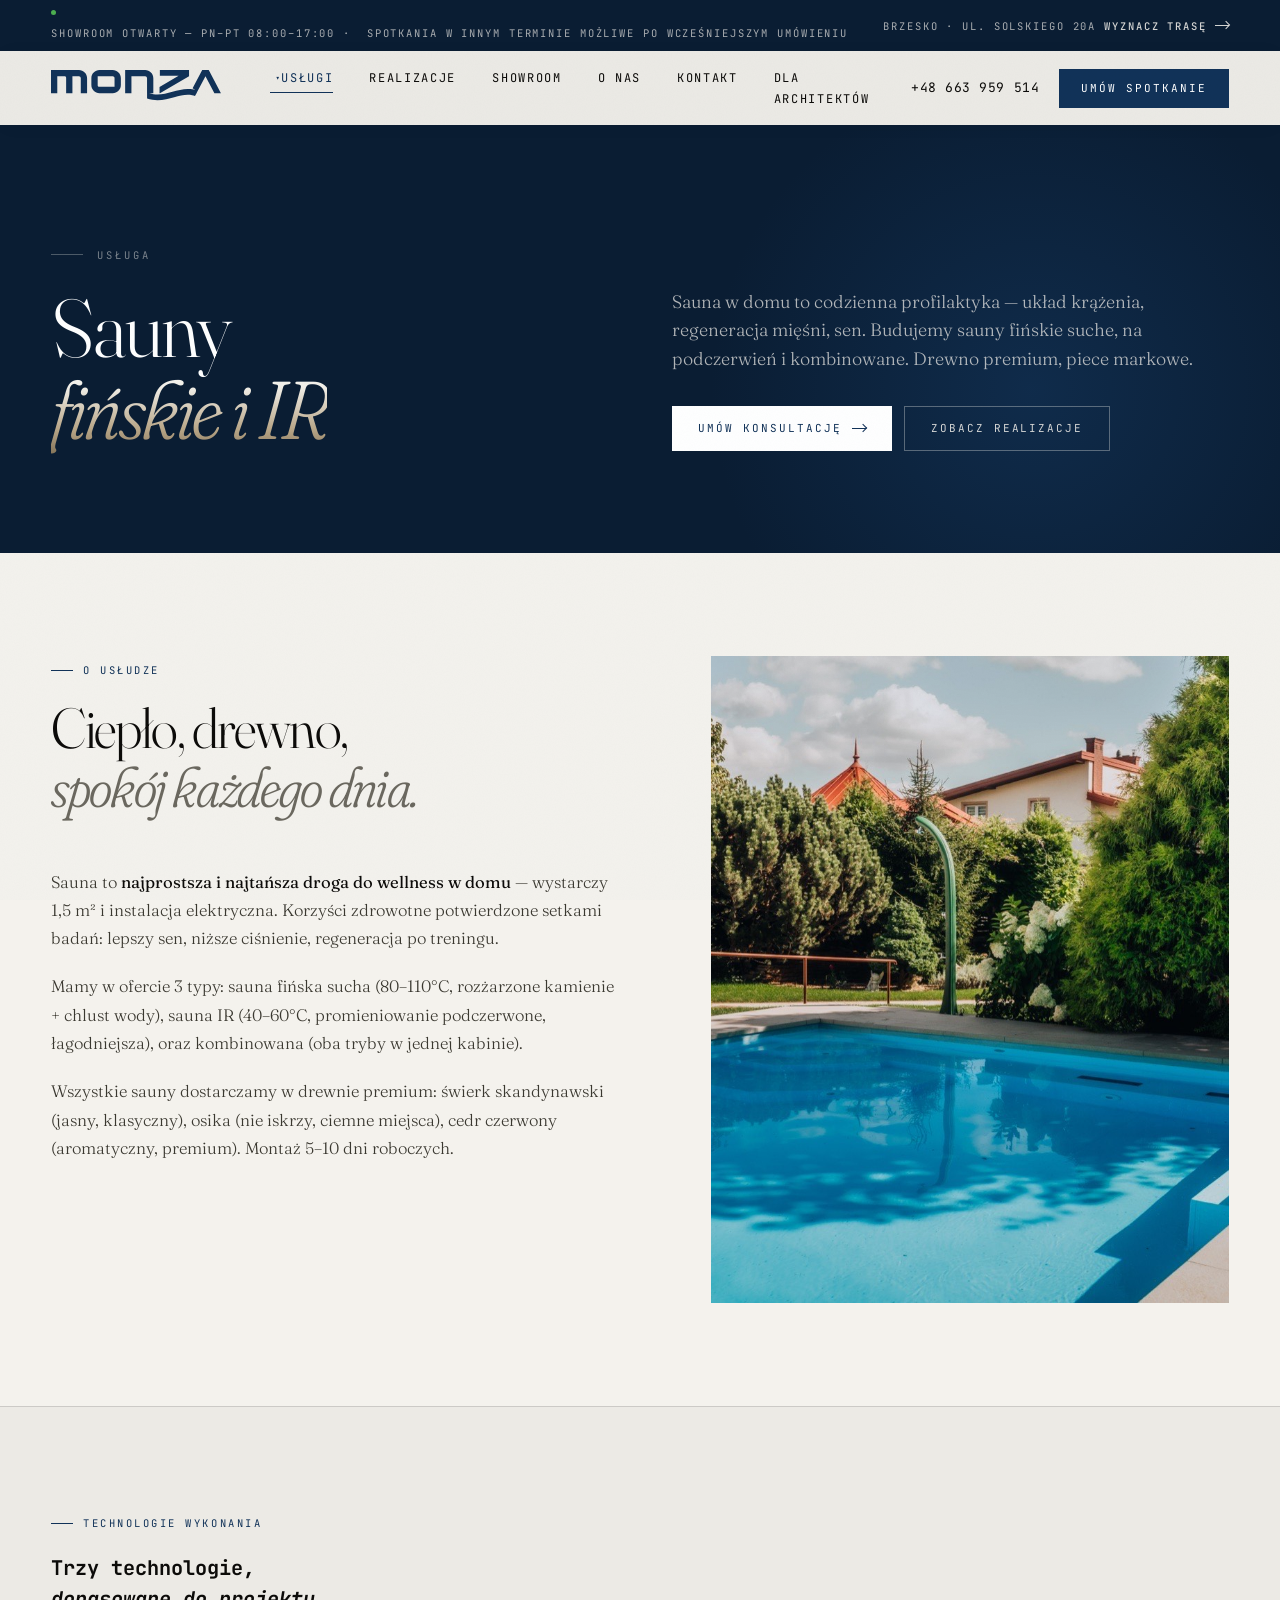
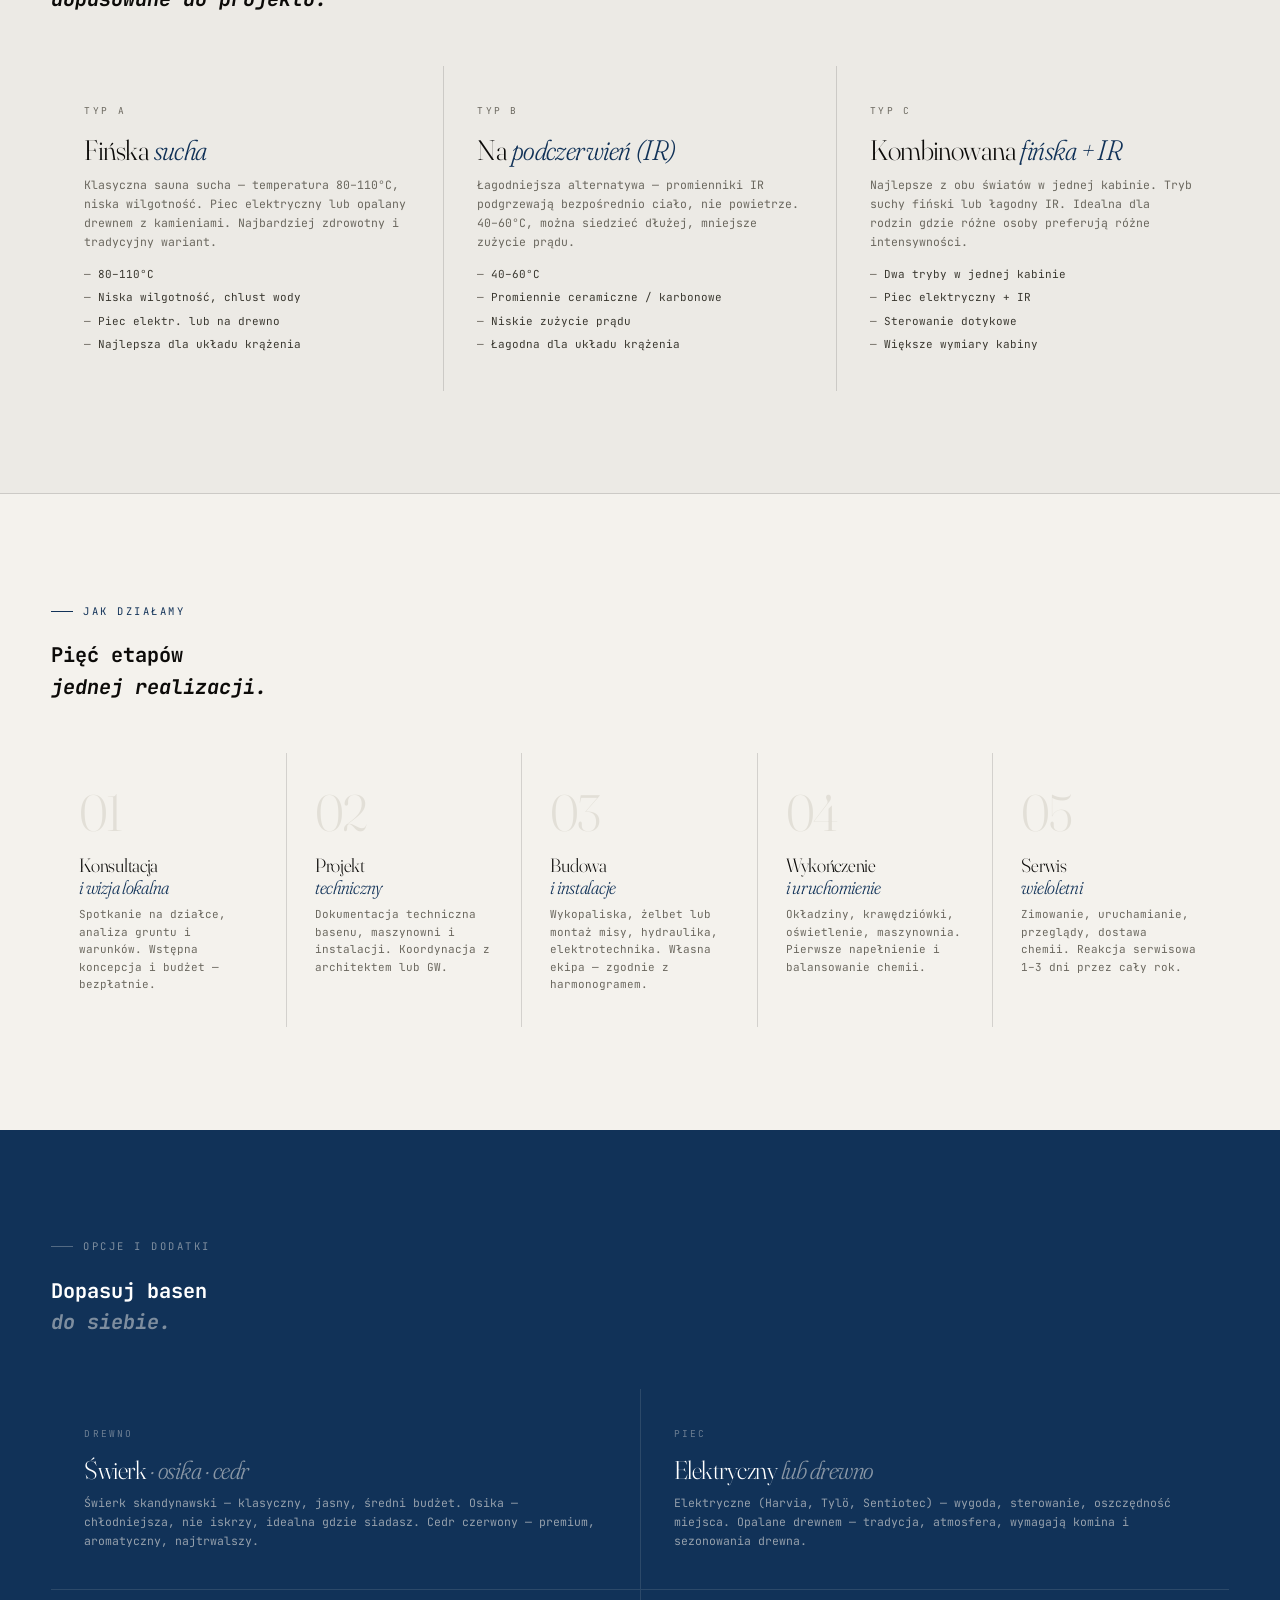
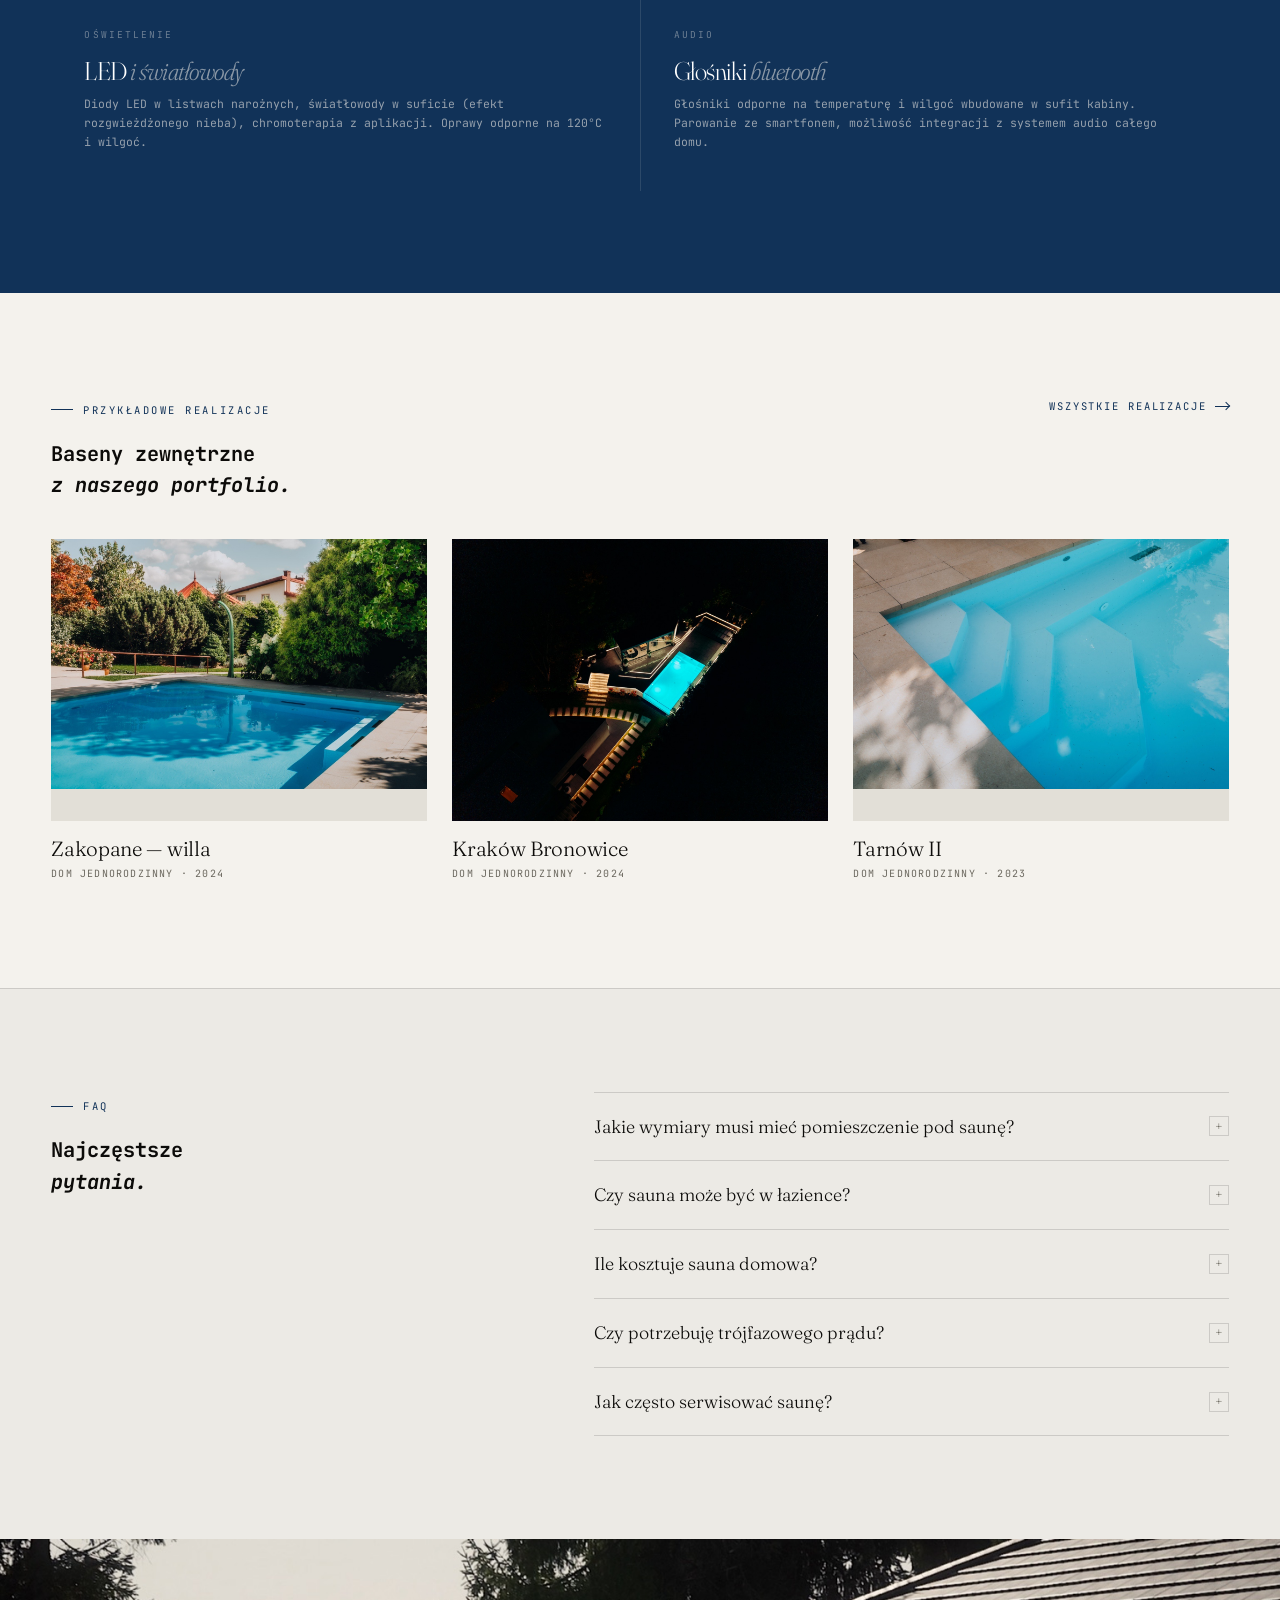
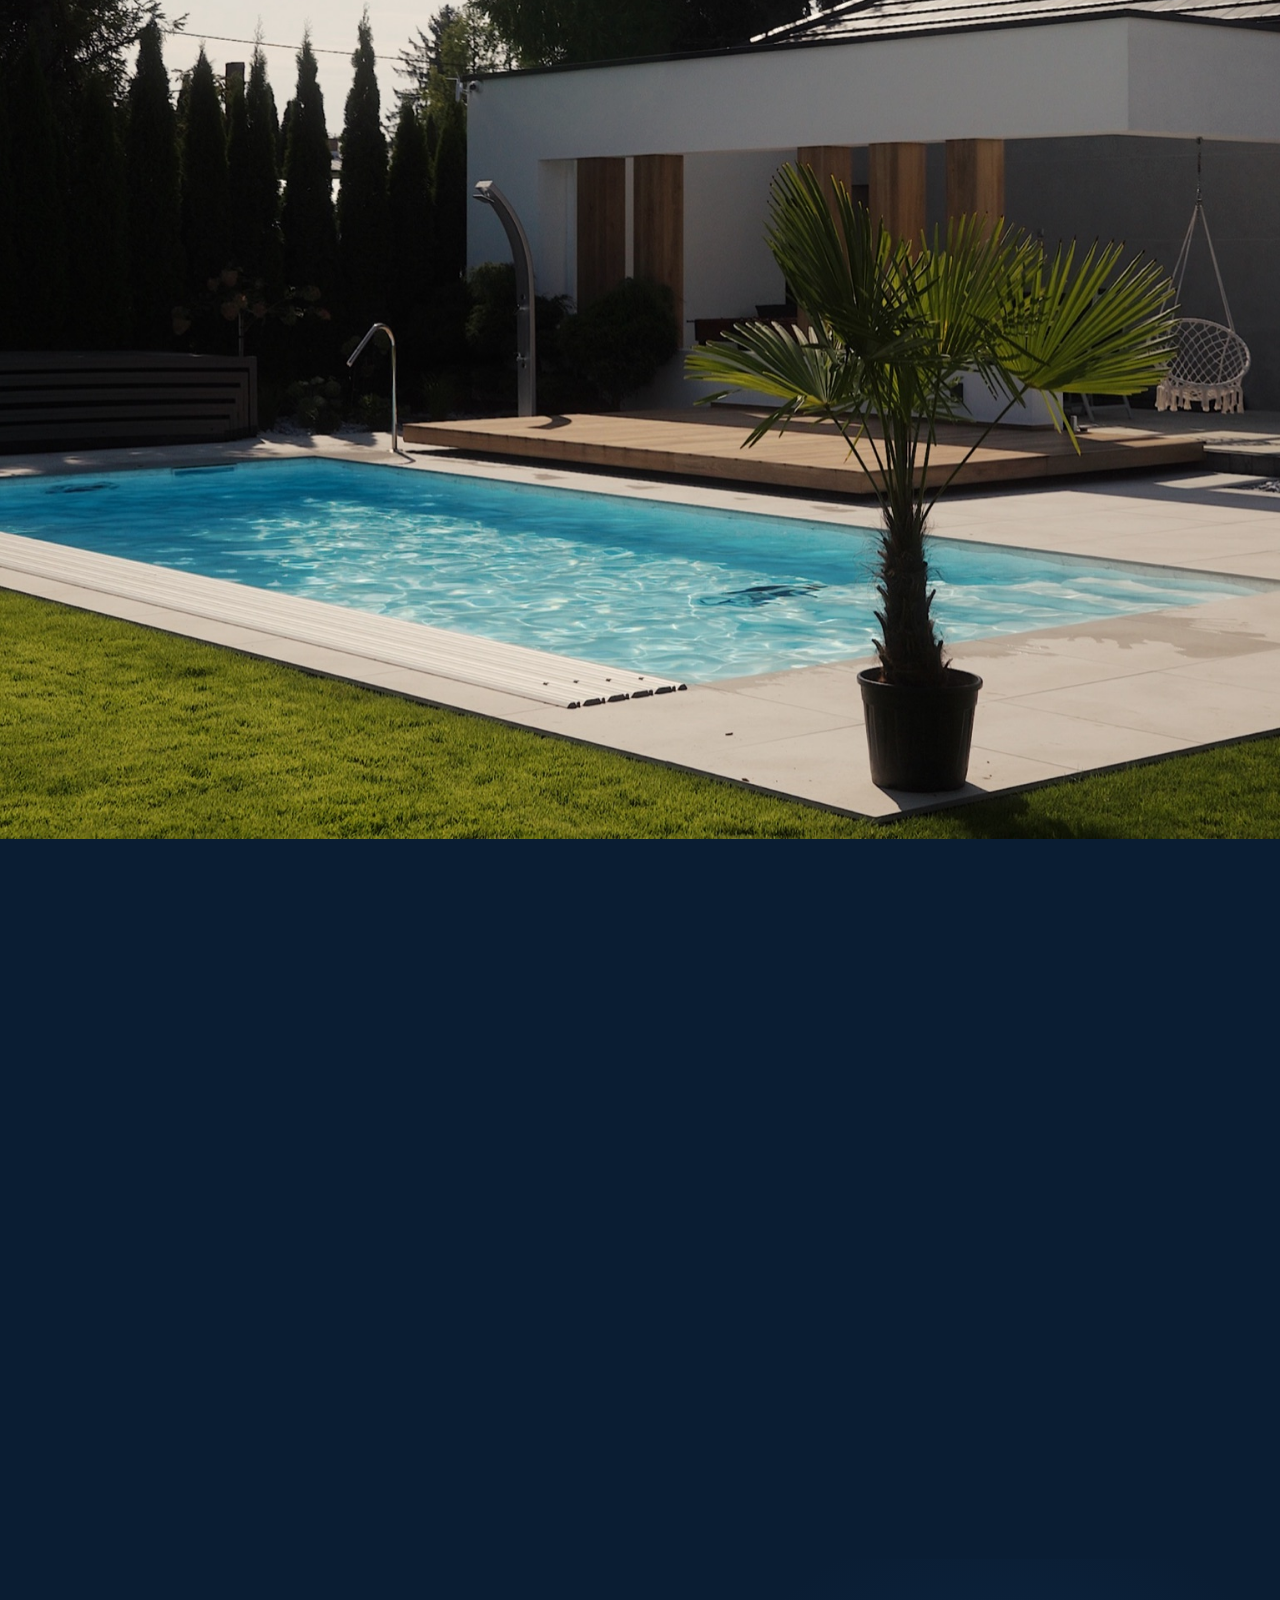
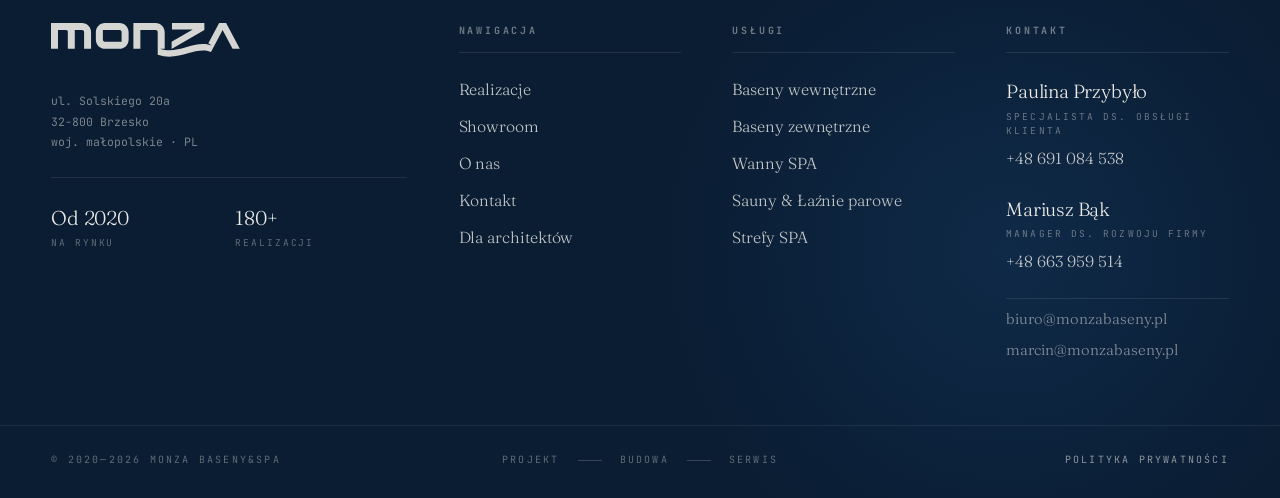
<file: sauny.html>
<!doctype html>
<html lang="pl">
<head>
<meta charset="utf-8" />
<meta name="viewport" content="width=device-width, initial-scale=1" />
<title>Sauny — MONZA baseny&SPA</title>
<meta name="description" content="Sauny fińskie, na podczerwień, kombinowane — projekt, budowa, montaż. Drewno premium, piece elektryczne i opalane. MONZA baseny&SPA." />
<meta name="theme-color" content="#113258" />
<link rel="preconnect" href="https://fonts.googleapis.com" />
<link rel="preconnect" href="https://fonts.gstatic.com" crossorigin />
<link href="https://fonts.googleapis.com/css2?family=Fraunces:ital,opsz,wght@0,9..144,300..900;1,9..144,300..900&family=JetBrains+Mono:wght@400;500;600&display=swap" rel="stylesheet" />
<style>
:root{
  --navy:#113258;--navy-deep:#0A1D33;--cream:#ECEAE5;--cream-2:#E2DFD7;--paper:#F4F2ED;
  --ink:#0C0B09;--ink-2:#3A3830;--muted:#6B685F;--line:rgba(12,11,9,.14);
  --f-mono:"JetBrains Mono",ui-monospace,monospace;--f-serif:"Fraunces",Georgia,serif;
  --edge:clamp(20px,4vw,64px);
}
*,*::before,*::after{box-sizing:border-box;margin:0;padding:0}
:focus-visible{outline:2px solid var(--navy);outline-offset:3px}
html{scroll-behavior:smooth}
html,body{background:var(--paper);color:var(--ink);font-family:var(--f-mono);-webkit-font-smoothing:antialiased;font-size:13.5px;line-height:1.55}
body{overflow-x:hidden}
a{color:inherit;text-decoration:none}
img,svg{display:block;max-width:100%}
button{font:inherit;color:inherit;background:none;border:0;cursor:pointer}
::selection{background:var(--navy);color:var(--cream)}
body::before{content:"";position:fixed;inset:0;pointer-events:none;z-index:999;opacity:.04;mix-blend-mode:multiply;
  background-image:url("data:image/svg+xml;utf8,<svg xmlns='http://www.w3.org/2000/svg' width='240' height='240'><filter id='n'><feTurbulence type='fractalNoise' baseFrequency='.9' numOctaves='2'/><feColorMatrix values='0 0 0 0 .07  0 0 0 0 .2  0 0 0 0 .35  0 0 0 .6 0'/></filter><rect width='100%' height='100%' filter='url(%23n)'/></svg>")}

/* topbar */
.topbar{background:var(--navy-deep);color:rgba(236,234,229,.7);font-family:var(--f-mono);font-size:10.5px;letter-spacing:.18em;text-transform:uppercase;display:grid;grid-template-columns:1fr auto;align-items:center;padding:10px var(--edge);gap:24px;position:relative;z-index:50}
.topbar .l{display:flex;align-items:center;gap:10px;flex-wrap:wrap}
.topbar .dot{width:5px;height:5px;border-radius:50%;background:#4CAF50;flex-shrink:0}
.topbar .r{display:flex;align-items:center;gap:8px;white-space:nowrap}
.topbar .r a{color:rgba(236,234,229,.9);font-weight:500;display:inline-flex;align-items:center;gap:8px;transition:color .3s}
.topbar .r a:hover{color:#fff}
.topbar .arr{display:inline-block;width:14px;height:1px;background:currentColor;position:relative}
.topbar .arr::after{content:"";position:absolute;right:0;top:-3px;width:6px;height:6px;border-top:1px solid currentColor;border-right:1px solid currentColor;transform:rotate(45deg)}

/* nav */
.sticky-nav{background:var(--cream);color:var(--ink);box-shadow:0 2px 20px -8px rgba(12,11,9,.18);position:sticky;top:0;z-index:60}
.sticky-nav .sn-header{display:grid;grid-template-columns:auto 1fr auto;align-items:center;gap:40px;padding:16px var(--edge)}
.sticky-nav .sn-logo{height:36px;width:auto;color:var(--navy);display:block}
.sn-links{display:flex;gap:36px;list-style:none;margin-left:8px}
.sn-links a{font-family:var(--f-mono);font-size:12px;letter-spacing:.14em;text-transform:uppercase;color:var(--ink);position:relative;padding:4px 0;transition:opacity .3s}
.sn-links a:hover{opacity:.55}
.sn-links a::after{content:"";position:absolute;left:50%;bottom:-3px;width:0;height:1px;background:var(--navy);transition:width .3s,left .3s}
.sn-links a:hover::after{width:100%;left:0}
.sn-links .active>a{color:var(--navy)}
.sn-links .active>a::after{width:100%;left:0}
.sn-links .has-drop{position:relative}
.sn-links .has-drop::after{content:"";position:absolute;left:0;right:0;top:100%;height:14px;display:block;pointer-events:none}
.sn-links .has-drop>a::before{content:"▾";margin-left:5px;font-size:9px;vertical-align:1px}
.sn-links .drop{display:none;position:absolute;top:100%;left:0;background:var(--cream);min-width:210px;padding:14px 0 12px;list-style:none;border:1px solid var(--line);box-shadow:0 12px 32px -8px rgba(12,11,9,.15)}
.sn-links .has-drop:hover .drop{display:block}
.sn-links .drop li a{display:block;padding:9px 20px;font-size:11px;letter-spacing:.14em;color:var(--ink-2);white-space:nowrap;transition:color .2s,background .2s}
.sn-links .drop li a::after{display:none}
.sn-links .drop li a:hover{color:var(--navy);background:rgba(27,74,125,.04);opacity:1}
.sn-links .drop .active-sub a{color:var(--navy)}
.sn-right{display:flex;align-items:center;gap:20px;justify-content:flex-end}
.sn-right .tel{font-family:var(--f-mono);font-size:13px;color:var(--ink);letter-spacing:.04em;transition:color .3s}
.sn-right .tel:hover{color:var(--navy)}
.sn-cta{display:inline-flex;align-items:center;padding:11px 22px;background:var(--navy);color:#fff;font-family:var(--f-mono);font-size:11px;letter-spacing:.18em;text-transform:uppercase;transition:background .3s}
.sn-cta:hover{background:var(--navy-deep)}

/* breadcrumb */
.breadcrumb{padding:20px var(--edge);border-bottom:1px solid var(--line)}
.breadcrumb-inner{max-width:1200px;margin:0 auto;display:flex;align-items:center;gap:8px;font-family:var(--f-mono);font-size:10px;letter-spacing:.18em;text-transform:uppercase;color:var(--muted)}
.breadcrumb a{color:var(--muted);transition:color .2s}
.breadcrumb a:hover{color:var(--navy)}
.breadcrumb .sep{opacity:.4}

/* hero */
.page-hero{background:var(--navy-deep);padding:clamp(72px,9vw,128px) var(--edge) clamp(64px,8vw,112px);position:relative;overflow:hidden}
.page-hero::after{content:"";position:absolute;top:-20%;right:-8%;width:700px;height:700px;border-radius:50%;background:radial-gradient(circle,rgba(27,74,125,.32) 0%,transparent 65%);pointer-events:none}
.page-hero-inner{max-width:1200px;margin:0 auto;position:relative;z-index:1;display:grid;grid-template-columns:1fr 1fr;gap:clamp(48px,5vw,80px);align-items:end}
.page-hero .eyebrow{font-family:var(--f-mono);font-size:10.5px;letter-spacing:.28em;text-transform:uppercase;color:rgba(236,234,229,.5);display:inline-flex;align-items:center;gap:14px;margin-bottom:24px}
.page-hero .eyebrow::before{content:"";width:32px;height:1px;background:rgba(236,234,229,.3)}
.page-hero h1{font-family:var(--f-serif);font-weight:300;font-size:clamp(48px,6.4vw,96px);line-height:1.0;letter-spacing:-.03em;color:#fff;font-variation-settings:"opsz" 144}
.page-hero h1 i{font-style:italic;font-variation-settings:"opsz" 144,"SOFT" 80,"WONK" 1;background:linear-gradient(to bottom,#fff 0%,#F2EFE8 28%,#B9A687 70%,#7A6A4F 100%);-webkit-background-clip:text;background-clip:text;-webkit-text-fill-color:transparent}
.page-hero-lead{color:rgba(236,234,229,.75)}
.page-hero-lead p{font-family:var(--f-serif);font-weight:300;font-size:clamp(17px,1.4vw,21px);line-height:1.6;font-variation-settings:"opsz" 14;margin-bottom:32px}
.page-hero-actions{display:flex;gap:12px;flex-wrap:wrap}
.btn-white{display:inline-flex;align-items:center;gap:10px;padding:14px 26px;background:#fff;color:var(--navy);font-family:var(--f-mono);font-size:11px;letter-spacing:.18em;text-transform:uppercase;transition:opacity .3s}
.btn-white:hover{opacity:.88}
.btn-ghost-w{display:inline-flex;align-items:center;gap:10px;padding:13px 26px;border:1px solid rgba(236,234,229,.35);color:rgba(236,234,229,.9);font-family:var(--f-mono);font-size:11px;letter-spacing:.18em;text-transform:uppercase;transition:all .3s}
.btn-ghost-w:hover{background:rgba(236,234,229,.1);border-color:rgba(236,234,229,.6)}

/* section common */
.section{padding:clamp(64px,8vw,112px) var(--edge)}
.section-inner{max-width:1200px;margin:0 auto}
.section-eyebrow{font-family:var(--f-mono);font-size:10.5px;letter-spacing:.24em;text-transform:uppercase;color:var(--navy);display:inline-flex;align-items:center;gap:10px;margin-bottom:20px}
.section-eyebrow::before{content:"";width:22px;height:1px;background:var(--navy)}
.section h2{font-family:var(--f-serif);font-weight:300;font-size:clamp(36px,4.4vw,64px);line-height:1.05;letter-spacing:-.025em;color:var(--ink);font-variation-settings:"opsz" 144;margin-bottom:clamp(32px,4vw,56px)}
.section h2 i{font-style:italic;color:var(--muted);font-variation-settings:"opsz" 144,"SOFT" 80,"WONK" 1}

/* intro split */
.intro-grid{display:grid;grid-template-columns:1.1fr 1fr;gap:clamp(56px,7vw,112px);align-items:start}
.intro-body p{font-family:var(--f-serif);font-weight:300;font-size:clamp(16px,1.3vw,19px);line-height:1.7;color:var(--ink-2);font-variation-settings:"opsz" 14;margin-bottom:20px}
.intro-body p:last-child{margin-bottom:0}
.intro-body p strong{color:var(--ink);font-weight:400}
.intro-img{aspect-ratio:4/5;background:linear-gradient(135deg,var(--navy-deep) 0%,var(--navy) 100%);overflow:hidden;display:flex;align-items:center;justify-content:center}
.intro-img img{width:100%;height:100%;object-fit:cover}
.intro-img svg{opacity:.1;width:50%;max-width:160px}

/* technologies */
.tech-section{background:var(--cream);border-top:1px solid var(--line);border-bottom:1px solid var(--line);padding:clamp(64px,8vw,112px) var(--edge)}
.tech-inner{max-width:1200px;margin:0 auto}
.tech-grid{display:grid;grid-template-columns:repeat(3,1fr);gap:1px;background:var(--line);margin-top:clamp(32px,4vw,52px)}
.tech-item{background:var(--cream);padding:clamp(28px,3vw,44px) clamp(24px,2.6vw,40px)}
.tech-item .ti-n{font-family:var(--f-mono);font-size:9.5px;letter-spacing:.24em;text-transform:uppercase;color:var(--muted);margin-bottom:16px}
.tech-item h3{font-family:var(--f-serif);font-weight:300;font-size:clamp(22px,2.2vw,30px);line-height:1.1;letter-spacing:-.02em;color:var(--ink);font-variation-settings:"opsz" 144;margin-bottom:10px}
.tech-item h3 i{font-style:italic;color:var(--navy);font-variation-settings:"opsz" 144,"SOFT" 60,"WONK" 1}
.tech-item p{font-family:var(--f-mono);font-size:11.5px;line-height:1.65;color:var(--muted);margin-bottom:14px}
.tech-item ul{list-style:none;display:flex;flex-direction:column;gap:7px}
.tech-item ul li{font-family:var(--f-mono);font-size:11px;color:var(--ink-2);padding-left:14px;position:relative;line-height:1.5}
.tech-item ul li::before{content:"—";position:absolute;left:0;color:var(--muted)}

/* process */
.process-section{padding:clamp(64px,8vw,112px) var(--edge)}
.process-inner{max-width:1200px;margin:0 auto}
.process-steps{display:grid;grid-template-columns:repeat(5,1fr);gap:0;margin-top:clamp(32px,4vw,52px)}
.process-step{padding:clamp(24px,2.6vw,40px) clamp(20px,2.2vw,32px);border-right:1px solid var(--line);position:relative}
.process-step:last-child{border-right:0}
.process-step .ps-n{font-family:var(--f-serif);font-weight:300;font-size:clamp(40px,4vw,60px);line-height:1;color:var(--cream-2);letter-spacing:-.04em;font-variation-settings:"opsz" 144;display:block;margin-bottom:16px}
.process-step h3{font-family:var(--f-serif);font-weight:300;font-size:clamp(16px,1.5vw,20px);line-height:1.15;letter-spacing:-.015em;color:var(--ink);font-variation-settings:"opsz" 144;margin-bottom:8px}
.process-step h3 i{font-style:italic;color:var(--navy);font-variation-settings:"opsz" 144,"SOFT" 60,"WONK" 1}
.process-step p{font-family:var(--f-mono);font-size:11px;line-height:1.6;color:var(--muted)}

/* options */
.options-section{background:var(--navy);padding:clamp(64px,8vw,112px) var(--edge)}
.options-inner{max-width:1200px;margin:0 auto}
.options-inner .section-eyebrow{color:rgba(236,234,229,.5)}
.options-inner .section-eyebrow::before{background:rgba(236,234,229,.3)}
.options-inner h2{color:#fff}
.options-inner h2 i{color:rgba(236,234,229,.5);font-variation-settings:"opsz" 144,"SOFT" 80,"WONK" 1}
.options-grid{display:grid;grid-template-columns:1fr 1fr;gap:1px;background:rgba(236,234,229,.12)}
.option-item{background:var(--navy);padding:clamp(28px,3vw,44px) clamp(24px,2.6vw,40px)}
.option-item .oi-n{font-family:var(--f-mono);font-size:9.5px;letter-spacing:.22em;text-transform:uppercase;color:rgba(236,234,229,.42);margin-bottom:14px}
.option-item h3{font-family:var(--f-serif);font-weight:300;font-size:clamp(22px,2vw,28px);line-height:1.1;letter-spacing:-.02em;color:#fff;font-variation-settings:"opsz" 144;margin-bottom:10px}
.option-item h3 i{font-style:italic;font-variation-settings:"opsz" 144,"SOFT" 60,"WONK" 1;color:rgba(236,234,229,.55)}
.option-item p{font-family:var(--f-mono);font-size:11.5px;line-height:1.65;color:rgba(236,234,229,.6)}

/* realizations strip */
.real-strip{padding:clamp(64px,8vw,112px) var(--edge)}
.real-strip-inner{max-width:1200px;margin:0 auto}
.real-strip-head{display:flex;align-items:baseline;justify-content:space-between;margin-bottom:clamp(24px,3vw,40px);gap:24px}
.real-strip-head h2{margin-bottom:0}
.real-strip-link{font-family:var(--f-mono);font-size:10.5px;letter-spacing:.18em;text-transform:uppercase;color:var(--navy);white-space:nowrap;display:inline-flex;align-items:center;gap:8px;transition:opacity .3s}
.real-strip-link:hover{opacity:.65}
.real-strip-grid{display:grid;grid-template-columns:repeat(3,1fr);gap:clamp(16px,2vw,28px)}
.rs-card{display:block;position:relative;overflow:hidden}
.rs-card:hover .rs-img-ph{transform:scale(1.04)}
.rs-img{aspect-ratio:4/3;overflow:hidden;background:var(--cream-2)}
.rs-img-ph{width:100%;height:100%;background:linear-gradient(135deg,var(--navy-deep) 0%,var(--navy) 100%);display:flex;align-items:center;justify-content:center;transition:transform .6s cubic-bezier(.22,.61,.36,1)}
.rs-img-ph svg{opacity:.12;width:44%;max-width:100px}
.rs-body{padding:16px 0 4px}
.rs-title{font-family:var(--f-serif);font-weight:300;font-size:clamp(18px,1.6vw,22px);color:var(--ink);letter-spacing:-.015em;font-variation-settings:"opsz" 14;line-height:1.15;margin-bottom:6px}
.rs-meta{font-family:var(--f-mono);font-size:10px;letter-spacing:.12em;text-transform:uppercase;color:var(--muted)}

/* faq */
.faq-section{background:var(--cream);border-top:1px solid var(--line);padding:clamp(64px,8vw,112px) var(--edge)}
.faq-inner{max-width:1200px;margin:0 auto;display:grid;grid-template-columns:1fr 1.4fr;gap:clamp(56px,7vw,112px);align-items:start}
.faq-list{display:flex;flex-direction:column;gap:0}
.faq-item{border-bottom:1px solid var(--line)}
.faq-item:first-child{border-top:1px solid var(--line)}
.faq-q{width:100%;text-align:left;padding:20px 0;display:flex;align-items:center;justify-content:space-between;gap:16px;font-family:var(--f-serif);font-weight:300;font-size:clamp(16px,1.4vw,19px);color:var(--ink);font-variation-settings:"opsz" 14;cursor:pointer;transition:color .2s}
.faq-q:hover{color:var(--navy)}
.faq-q .fq-icon{flex-shrink:0;width:20px;height:20px;border:1px solid var(--line);display:flex;align-items:center;justify-content:center;font-size:14px;color:var(--muted);transition:all .2s;font-style:normal}
.faq-item.open .fq-icon{background:var(--navy);border-color:var(--navy);color:#fff}
.faq-a{display:none;padding:0 0 20px;font-family:var(--f-mono);font-size:12px;line-height:1.7;color:var(--muted)}
.faq-item.open .faq-a{display:block}

/* pin-cta (z index.html) */
.pin-cta{position:relative;min-height:180vh;background:var(--navy-deep)}
.pin-sticky{position:sticky;top:0;height:100vh;min-height:620px;overflow:hidden;background:var(--navy-deep)}
.pin-sticky::before{content:"";position:absolute;inset:0;background:radial-gradient(ellipse at 50% 55%,rgba(27,74,125,.28) 0%,transparent 65%);pointer-events:none;z-index:0}
.pin-img-box{position:absolute;inset:0;width:100%;height:100%;overflow:hidden;will-change:opacity;z-index:1}
.pin-img-box img,.pin-img-box video{width:100%;height:100%;object-fit:cover;display:block;filter:saturate(.95) contrast(1.02);will-change:opacity}
.pin-cta-overlay{position:absolute;inset:0;z-index:4;display:flex;flex-direction:column;align-items:center;justify-content:center;gap:clamp(20px,2.2vw,32px);padding:clamp(60px,8vw,120px) clamp(24px,5vw,80px);text-align:center;color:var(--cream);opacity:0;will-change:opacity;pointer-events:none}
.pin-cta-overlay>*{pointer-events:auto}
.pin-cta-overlay h2{font-family:var(--f-serif);font-weight:300;font-size:clamp(56px,8.6vw,148px);line-height:.92;letter-spacing:-.03em;font-variation-settings:"opsz" 144;margin:0;background:linear-gradient(to bottom,#fff 0%,#F2EFE8 28%,#B9A687 70%,#7A6A4F 100%);-webkit-background-clip:text;background-clip:text;-webkit-text-fill-color:transparent;color:transparent}
.pin-cta-overlay h2 i{font-style:italic;font-variation-settings:"opsz" 144,"SOFT" 80,"WONK" 1}
.pin-cta-overlay p{font-family:var(--f-serif);font-weight:300;font-size:clamp(17px,1.4vw,21px);line-height:1.55;color:rgba(236,234,229,.82);max-width:56ch;font-variation-settings:"opsz" 14;margin:0}
.pin-cta-overlay .pair{display:flex;flex-wrap:wrap;gap:14px;margin-top:8px;justify-content:center}
.btn{display:inline-flex;align-items:center;gap:10px;padding:14px 24px;border:1px solid var(--navy);color:var(--navy);font-family:var(--f-mono);font-size:11px;letter-spacing:.18em;text-transform:uppercase;background:transparent;transition:all .3s}
.btn:hover{background:var(--navy);color:var(--cream)}
.btn .arr{display:inline-block;width:16px;height:1px;background:currentColor;position:relative}
.btn .arr::after{content:"";position:absolute;right:0;top:-3px;width:6px;height:6px;border-top:1px solid currentColor;border-right:1px solid currentColor;transform:rotate(45deg)}
.btn-solid{background:var(--navy);color:var(--cream);border-color:var(--navy)}
.btn-solid:hover{background:var(--ink);border-color:var(--ink);color:var(--cream)}
.pin-cta-overlay .btn{border-color:var(--cream);color:var(--cream)}
.pin-cta-overlay .btn:hover{background:var(--cream);color:var(--navy)}
.pin-cta-overlay .btn-solid{background:var(--cream);color:var(--navy);border-color:var(--cream)}
.pin-cta-overlay .btn-solid:hover{background:transparent;color:var(--cream)}
.arr{display:inline-block;width:14px;height:1px;background:currentColor;position:relative}
.arr::after{content:"";position:absolute;right:0;top:-3px;width:6px;height:6px;border-top:1px solid currentColor;border-right:1px solid currentColor;transform:rotate(45deg)}

/* footer */
footer.foot{background:var(--navy-deep);color:rgba(236,234,229,.7);position:relative;overflow:hidden}
footer.foot::after{content:"";position:absolute;top:-20%;right:-10%;width:800px;height:800px;border-radius:50%;background:radial-gradient(circle,rgba(27,74,125,.28) 0%,transparent 60%);pointer-events:none}
.foot-grid{position:relative;z-index:1;max-width:1440px;margin:0 auto;padding:clamp(48px,5vw,72px) var(--edge);display:grid;grid-template-columns:1.6fr 1fr 1fr 1fr;gap:clamp(40px,4vw,64px)}
.foot-brand .f-brand{margin-bottom:28px}
.foot-brand .f-brand-mark{height:40px;width:auto;color:rgba(236,234,229,.9)}
.foot-brand .ad{font-family:var(--f-mono);font-size:11.5px;line-height:1.8;color:rgba(236,234,229,.5);margin-bottom:24px;padding-bottom:24px;border-bottom:1px solid rgba(236,234,229,.1)}
.foot-brand .meta{display:grid;grid-template-columns:1fr 1fr;gap:12px}
.foot-brand .meta>div{display:flex;flex-direction:column;gap:3px}
.foot-brand .meta>div em{font-family:var(--f-serif);font-weight:300;font-size:20px;color:var(--cream);font-style:normal;letter-spacing:-.01em}
.foot-brand .meta>div span{font-family:var(--f-mono);font-size:9.5px;letter-spacing:.2em;text-transform:uppercase;color:rgba(236,234,229,.38)}
.foot-col h5{font-family:var(--f-mono);font-size:10px;letter-spacing:.28em;text-transform:uppercase;color:rgba(236,234,229,.45);margin:0 0 24px;padding-bottom:14px;border-bottom:1px solid rgba(236,234,229,.1)}
.foot-col ul{list-style:none;display:grid;gap:12px}
.foot-col ul a{font-family:var(--f-serif);font-weight:300;font-size:16px;color:rgba(236,234,229,.82);transition:color .3s,transform .3s;letter-spacing:-.005em;font-variation-settings:"opsz" 14;display:inline-block}
.foot-col ul a:hover{color:var(--cream);transform:translateX(3px)}
.ft-persons{display:grid;gap:24px}
.ft-person{display:flex;flex-direction:column;gap:3px}
.ft-name{font-family:var(--f-serif);font-weight:300;font-size:19px;color:var(--cream);letter-spacing:-.01em;font-variation-settings:"opsz" 14}
.ft-role{font-family:var(--f-mono);font-size:9.5px;letter-spacing:.22em;text-transform:uppercase;color:rgba(236,234,229,.42)}
.ft-tel{font-family:var(--f-serif);font-weight:300;font-size:16px;color:rgba(236,234,229,.82);text-decoration:none;margin-top:4px;transition:color .3s}
.ft-tel:hover{color:var(--cream)}
.ft-emails{display:flex;flex-direction:column;gap:8px;padding-top:8px;border-top:1px solid rgba(236,234,229,.1)}
.ft-emails a{font-family:var(--f-serif);font-weight:300;font-size:15px;color:rgba(236,234,229,.55);text-decoration:none;transition:color .3s}
.ft-emails a:hover{color:rgba(236,234,229,.82)}
.foot-bar{position:relative;z-index:1;max-width:1440px;margin:0 auto;padding:26px var(--edge) 30px;display:grid;grid-template-columns:1fr auto 1fr;gap:24px;border-top:1px solid rgba(236,234,229,.08);font-family:var(--f-mono);font-size:10px;letter-spacing:.22em;text-transform:uppercase;color:rgba(236,234,229,.38);align-items:center}
.foot-bar .c{text-align:center;display:flex;gap:18px;align-items:center;justify-content:center}
.foot-bar .c .ln{width:24px;height:1px;background:rgba(236,234,229,.2)}
.foot-bar .r{text-align:right}
.foot-bar a{color:rgba(236,234,229,.58);transition:color .3s}
.foot-bar a:hover{color:var(--cream)}

@media(max-width:960px){
  .page-hero-inner,.intro-grid,.faq-inner{grid-template-columns:1fr}
  .process-steps{grid-template-columns:1fr 1fr;border-top:1px solid var(--line)}
  .process-step{border-top:0;border-right:1px solid var(--line)}
  .process-step:nth-child(even){border-right:0}
  .options-grid,.tech-grid{grid-template-columns:1fr 1fr}
  .real-strip-grid{grid-template-columns:1fr 1fr}
  .foot-grid{grid-template-columns:1fr 1fr}
  .sn-links{gap:20px}
}
@media(max-width:600px){
  .process-steps,.options-grid,.tech-grid{grid-template-columns:1fr}
  .process-step{border-right:0;border-bottom:1px solid var(--line)}
  .real-strip-grid{grid-template-columns:1fr}
  .foot-grid{grid-template-columns:1fr}
  .foot-bar{grid-template-columns:1fr;text-align:center;gap:12px}
  .foot-bar .r{text-align:center}
}

/* ===== mobile responsive ===== */
.mn-logo{display:block;width:120px;color:var(--cream);margin:0 0 28px}
.mn-logo svg{width:100%;height:auto;display:block}
.topbar-ext{display:inline}
.hamburger{display:none;width:44px;height:44px;align-items:center;justify-content:center;flex-direction:column;gap:5px;cursor:pointer;background:transparent;border:0;padding:0;z-index:80}
.hamburger span{display:block;width:22px;height:2px;background:var(--ink);transition:transform .3s,opacity .25s}
.hamburger.open span:nth-child(1){transform:translateY(7px) rotate(45deg)}
.hamburger.open span:nth-child(2){opacity:0}
.hamburger.open span:nth-child(3){transform:translateY(-7px) rotate(-45deg)}
.mobile-nav{position:fixed;inset:0;background:var(--navy-deep);color:var(--cream);z-index:75;display:flex;flex-direction:column;padding:24px var(--edge) 24px;overflow-y:auto;transform:translateY(-100%);transition:transform .35s cubic-bezier(.22,.61,.36,1);visibility:hidden}
.mn-close{position:absolute;top:18px;right:var(--edge);width:44px;height:44px;display:flex;align-items:center;justify-content:center;background:transparent;border:1px solid rgba(236,234,229,.25);color:var(--cream);cursor:pointer;padding:0;z-index:5;transition:background .25s,border-color .25s}
.mn-close:hover{background:rgba(236,234,229,.08);border-color:rgba(236,234,229,.55)}
.mn-close svg{width:18px;height:18px;display:block}
.mobile-nav.open{transform:translateY(0);visibility:visible}
.mobile-nav .mn-links{list-style:none;display:flex;flex-direction:column;gap:0;margin:0;padding:0}
.mobile-nav .mn-links>li{border-bottom:1px solid rgba(236,234,229,.1)}
.mobile-nav .mn-links>li>a,.mobile-nav .mn-drop-toggle{display:flex;align-items:center;justify-content:space-between;padding:18px 0;font-family:var(--f-serif);font-weight:300;font-size:24px;color:rgba(236,234,229,.92);font-variation-settings:"opsz" 14;text-decoration:none;background:transparent;border:0;width:100%;text-align:left;cursor:pointer;letter-spacing:-.01em;min-height:44px}
.mobile-nav .mn-drop-toggle::after{content:"▾";font-size:14px;color:rgba(236,234,229,.6);transition:transform .3s}
.mobile-nav .mn-drop.open .mn-drop-toggle::after{transform:rotate(180deg)}
.mobile-nav .mn-sub{list-style:none;max-height:0;overflow:hidden;transition:max-height .35s ease;margin:0;padding:0}
.mobile-nav .mn-drop.open .mn-sub{max-height:600px !important}
.mobile-nav .mn-sub li a{display:block;padding:12px 16px;font-family:var(--f-mono);font-size:13px;letter-spacing:.08em;color:rgba(236,234,229,.6);min-height:44px;display:flex;align-items:center}
.mobile-nav .mn-sub li a:hover{color:var(--cream)}
.mobile-nav .mn-foot{margin-top:auto;padding-top:32px;border-top:1px solid rgba(236,234,229,.12);display:flex;flex-direction:column;gap:16px}
.mobile-nav .mn-foot .mn-tel{font-family:var(--f-serif);font-weight:300;font-size:22px;color:var(--cream);font-variation-settings:"opsz" 14}
.mobile-nav .mn-foot .mn-tel-label{font-family:var(--f-mono);font-size:10px;letter-spacing:.22em;text-transform:uppercase;color:rgba(236,234,229,.45);margin-bottom:4px;display:block}
.mobile-nav .mn-cta{display:inline-flex;justify-content:center;align-items:center;padding:14px 22px;background:var(--cream);color:var(--navy);font-family:var(--f-mono);font-size:12px;letter-spacing:.2em;text-transform:uppercase;text-decoration:none;min-height:48px;margin-top:8px}
body.mn-locked{overflow:hidden}
.mobile-cta-bar{display:none;position:fixed;bottom:0;left:0;right:0;z-index:55;background:var(--cream);border-top:1px solid var(--line);padding:10px var(--edge) calc(10px + env(safe-area-inset-bottom,0px));gap:10px;box-shadow:0 -4px 16px rgba(12,11,9,.08)}
.mobile-cta-bar a{flex:1;display:inline-flex;align-items:center;justify-content:center;gap:8px;padding:14px 12px;font-family:var(--f-mono);font-size:11px;letter-spacing:.16em;text-transform:uppercase;min-height:48px;text-decoration:none}
.mobile-cta-bar .mcb-tel{background:var(--navy);color:#fff}
.mobile-cta-bar .mcb-msg{background:transparent;color:var(--navy);border:1px solid var(--navy)}
.mobile-cta-bar svg{width:14px;height:14px}
@media (max-width:860px){
  .sticky-nav .sn-links,.sticky-nav .sn-right{display:none !important}
  .hamburger{display:inline-flex}
  .sticky-nav .sn-header{grid-template-columns:auto 1fr auto;gap:16px}
  .topbar{font-size:9px;letter-spacing:.12em;padding:8px var(--edge);grid-template-columns:1fr}
  .topbar .r{display:none}
  .topbar-ext{display:none}
  .topbar .l{justify-content:center;text-align:center}
  .mobile-cta-bar{display:flex}
  body{padding-bottom:70px}
  /* Pin-CTA — uproszczona wersja mobile (bez scroll-pin) */
  .pin-cta{min-height:auto;position:relative}
  .pin-sticky{position:relative;top:auto;height:auto;min-height:520px;padding:60px var(--edge)}
  .pin-img-box{position:absolute;inset:0}
  .pin-img-box video,.pin-img-box img{opacity:.32 !important}
  .pin-cta-overlay{position:relative;opacity:1 !important;padding:0;justify-content:center;min-height:420px}
  .pin-cta-overlay h2{font-size:clamp(40px,11vw,64px)}
  .pin-hint,.pin-eyebrow{display:none}

  /* iOS — zapobiega zoom przy focusie na inputach */
  .cmodal-row input,.cmodal-row select,.cmodal-row textarea,.cform-row input,.cform-row select,.cform-row textarea{font-size:16px !important}
  input,select,textarea{font-size:16px}
}
@media (max-width:600px){
  .mobile-nav .mn-links>li>a,.mobile-nav .mn-drop-toggle{font-size:21px;padding:16px 0}
}
</style>
</head>
<body>

<!-- topbar -->
<div class="topbar">
  <div class="l">
    <span class="dot"></span>
    <span>Showroom otwarty — Pn–Pt 08:00–17:00<span class="topbar-ext">&nbsp;·&nbsp; spotkania w innym terminie możliwe po wcześniejszym umówieniu</span></span>
  </div>
  <div class="r">
    <span>Brzesko · ul. Solskiego 20A</span>
    <a href="https://maps.google.com/?q=ul.+Solskiego+20A,+Brzesko" target="_blank" rel="noopener">Wyznacz trasę <span class="arr"></span></a>
  </div>
</div>

<!-- nav -->
<div class="sticky-nav">
  <div class="sn-header">
    <a href="index.html" aria-label="MONZA baseny & SPA — strona główna">
      <svg class="sn-logo" viewBox="0 0 336 71" fill="none" xmlns="http://www.w3.org/2000/svg">
        <path d="M311.102 0.225543L310.989 0H298.343L298.23 0.228676L279.3 36.018L285.349 39.7301C282.953 38.9814 280.575 38.4363 278.22 38.0698C275.917 37.7127 273.64 37.5154 271.372 37.4621C270.924 37.4496 270.47 37.4402 270.022 37.4402C259.547 37.412 249.447 40.2062 239.527 42.9378C224.29 47.148 209.83 51.1388 193.66 45.6882H201.814V16.2047C201.814 7.33956 194.6 0.125302 185.734 0.125302H146.255V45.6819H158.641V12.5114H185.734C187.771 12.5114 189.428 14.1685 189.428 16.2047V45.6819H189.453V56.414C196.554 58.8292 203.386 59.7533 209.943 59.7533C221.812 59.7533 232.82 56.7148 243.001 53.9049C255.628 50.4121 266.921 47.3014 278.342 49.7668C280.231 50.1677 282.117 50.7253 284.009 51.4615L287.063 45.6851L288.422 43.107L304.668 12.3955L322.273 45.6819H335.144L311.102 0.228676V0.225543Z" fill="currentColor"/>
        <path d="M272.248 12.3516V0H214.722V11.5184H251.704L214.086 33.3366V45.685H214.828L272.248 12.3516Z" fill="currentColor"/>
        <path d="M55.0701 0.125488H0V45.6821H12.3861V12.5116H27.0213C28.5876 12.5116 29.8563 13.7803 29.8563 15.3465V45.6852H42.2424V12.5116H55.0701C57.1094 12.5116 58.7634 14.1656 58.7634 16.2048V45.6821H71.1495V16.2048C71.1495 7.32408 63.9509 0.125488 55.0701 0.125488Z" fill="currentColor"/>
        <path d="M121.69 0H95.7119C86.8218 0 79.6138 7.20486 79.6138 16.095V29.5869C79.6138 38.4771 86.8218 45.685 95.7119 45.685H121.69C130.58 45.685 137.785 38.4771 137.785 29.5869V16.095C137.785 7.20799 130.58 0 121.69 0ZM125.321 33.2238H95.4081C93.5693 33.2238 92.0782 31.7327 92.0782 29.8939V12.4644H121.69C123.695 12.4644 125.321 14.0902 125.321 16.095V33.2238Z" fill="currentColor"/>
      </svg>
    </a>
    <nav>
      <ul class="sn-links">
        <li class="has-drop active"><a href="#">Usługi</a>
          <ul class="drop">
            <li><a href="baseny-wewnetrzne.html">Baseny wewnętrzne</a></li>
            <li><a href="baseny-zewnetrzne.html">Baseny zewnętrzne</a></li>
            <li><a href="wanny-spa.html">Wanny SPA</a></li>
            <li class="active-sub"><a href="sauny.html">Sauny</a></li>
            <li><a href="laznie-parowe.html">Łaźnie parowe</a></li>
            <li><a href="strefy-spa.html">Strefy SPA</a></li>
          </ul>
        </li>
        <li><a href="realizacje.html">Realizacje</a></li>
        <li><a href="showroom.html">Showroom</a></li>
        <li><a href="o-nas.html">O&nbsp;nas</a></li>
        <li><a href="kontakt.html">Kontakt</a></li>
        <li><a href="architekci.html">Dla architektów</a></li>
      </ul>
    </nav>
    <div class="sn-right">
      <a href="tel:+48663959514" class="tel">+48&nbsp;663&nbsp;959&nbsp;514</a>
      <a href="kontakt.html" class="sn-cta" data-modal="form">Umów spotkanie</a>
    </div>
  </div>
</div>

<!-- hero -->
<section class="page-hero">
  <div class="page-hero-inner">
    <div>
      <div class="eyebrow">Usługa</div>
      <h1>Sauny<br/><i>fińskie i IR</i></h1>
    </div>
    <div class="page-hero-lead">
      <p>Sauna w domu to codzienna profilaktyka — układ krążenia, regeneracja mięśni, sen. Budujemy sauny fińskie suche, na podczerwień i kombinowane. Drewno premium, piece markowe.</p>
      <div class="page-hero-actions">
        <a href="kontakt.html" class="btn-white" data-modal="form">Umów konsultację <span class="arr"></span></a>
        <a href="realizacje.html" class="btn-ghost-w">Zobacz realizacje</a>
      </div>
    </div>
  </div>
</section>

<!-- intro -->
<section class="section">
  <div class="section-inner">
    <div class="intro-grid">
      <div>
        <div class="section-eyebrow">O usłudze</div>
        <h2>Ciepło, drewno,<br/><i>spokój każdego dnia.</i></h2>
        <div class="intro-body">
          <p>Sauna to <strong>najprostsza i najtańsza droga do wellness w domu</strong> — wystarczy 1,5 m² i instalacja elektryczna. Korzyści zdrowotne potwierdzone setkami badań: lepszy sen, niższe ciśnienie, regeneracja po treningu.</p>
          <p>Mamy w ofercie 3 typy: sauna fińska sucha (80–110°C, rozżarzone kamienie + chlust wody), sauna IR (40–60°C, promieniowanie podczerwone, łagodniejsza), oraz kombinowana (oba tryby w jednej kabinie).</p>
          <p>Wszystkie sauny dostarczamy w drewnie premium: świerk skandynawski (jasny, klasyczny), osika (nie iskrzy, ciemne miejsca), cedr czerwony (aromatyczny, premium). Montaż 5–10 dni roboczych.</p>
        </div>
      </div>
      <div class="intro-img"><img src="assets/img/realizacje/okocim-detail.jpg" alt="Sauny MONZA" /></div>
    </div>
  </div>
</section>

<!-- technologie -->
<div class="tech-section">
  <div class="tech-inner">
    <div class="section-eyebrow">Technologie wykonania</div>
    <h2>Trzy technologie,<br/><i>dopasowane do projektu.</i></h2>
    <div class="tech-grid">
      <div class="tech-item">
        <div class="ti-n">Typ A</div>
        <h3>Fińska <i>sucha</i></h3>
        <p>Klasyczna sauna sucha — temperatura 80–110°C, niska wilgotność. Piec elektryczny lub opalany drewnem z kamieniami. Najbardziej zdrowotny i tradycyjny wariant.</p>
        <ul>
          <li>80–110°C</li>
          <li>Niska wilgotność, chlust wody</li>
          <li>Piec elektr. lub na drewno</li>
          <li>Najlepsza dla układu krążenia</li>
        </ul>
      </div>
      <div class="tech-item">
        <div class="ti-n">Typ B</div>
        <h3>Na <i>podczerwień (IR)</i></h3>
        <p>Łagodniejsza alternatywa — promienniki IR podgrzewają bezpośrednio ciało, nie powietrze. 40–60°C, można siedzieć dłużej, mniejsze zużycie prądu.</p>
        <ul>
          <li>40–60°C</li>
          <li>Promiennie ceramiczne / karbonowe</li>
          <li>Niskie zużycie prądu</li>
          <li>Łagodna dla układu krążenia</li>
        </ul>
      </div>
      <div class="tech-item">
        <div class="ti-n">Typ C</div>
        <h3>Kombinowana <i>fińska + IR</i></h3>
        <p>Najlepsze z obu światów w jednej kabinie. Tryb suchy fiński lub łagodny IR. Idealna dla rodzin gdzie różne osoby preferują różne intensywności.</p>
        <ul>
          <li>Dwa tryby w jednej kabinie</li>
          <li>Piec elektryczny + IR</li>
          <li>Sterowanie dotykowe</li>
          <li>Większe wymiary kabiny</li>
        </ul>
      </div>
    </div>
  </div>
</div>

<!-- proces -->
<section class="process-section">
  <div class="process-inner">
    <div class="section-eyebrow">Jak działamy</div>
    <h2>Pięć etapów<br/><i>jednej realizacji.</i></h2>
    <div class="process-steps">
      <div class="process-step">
        <span class="ps-n">01</span>
        <h3>Konsultacja<br/><i>i wizja lokalna</i></h3>
        <p>Spotkanie na działce, analiza gruntu i warunków. Wstępna koncepcja i budżet — bezpłatnie.</p>
      </div>
      <div class="process-step">
        <span class="ps-n">02</span>
        <h3>Projekt<br/><i>techniczny</i></h3>
        <p>Dokumentacja techniczna basenu, maszynowni i instalacji. Koordynacja z architektem lub GW.</p>
      </div>
      <div class="process-step">
        <span class="ps-n">03</span>
        <h3>Budowa<br/><i>i instalacje</i></h3>
        <p>Wykopaliska, żelbet lub montaż misy, hydraulika, elektrotechnika. Własna ekipa — zgodnie z harmonogramem.</p>
      </div>
      <div class="process-step">
        <span class="ps-n">04</span>
        <h3>Wykończenie<br/><i>i uruchomienie</i></h3>
        <p>Okładziny, krawędziówki, oświetlenie, maszynownia. Pierwsze napełnienie i balansowanie chemii.</p>
      </div>
      <div class="process-step">
        <span class="ps-n">05</span>
        <h3>Serwis<br/><i>wieloletni</i></h3>
        <p>Zimowanie, uruchamianie, przeglądy, dostawa chemii. Reakcja serwisowa 1–3 dni przez cały rok.</p>
      </div>
    </div>
  </div>
</section>

<!-- opcje -->
<div class="options-section">
  <div class="options-inner">
    <div class="section-eyebrow">Opcje i dodatki</div>
    <h2>Dopasuj basen<br/><i>do siebie.</i></h2>
    <div class="options-grid" style="margin-top:clamp(32px,4vw,52px)">
      <div class="option-item">
        <div class="oi-n">Drewno</div>
        <h3>Świerk <i>· osika · cedr</i></h3>
        <p>Świerk skandynawski — klasyczny, jasny, średni budżet. Osika — chłodniejsza, nie iskrzy, idealna gdzie siadasz. Cedr czerwony — premium, aromatyczny, najtrwalszy.</p>
      </div>
      <div class="option-item">
        <div class="oi-n">Piec</div>
        <h3>Elektryczny <i>lub drewno</i></h3>
        <p>Elektryczne (Harvia, Tylö, Sentiotec) — wygoda, sterowanie, oszczędność miejsca. Opalane drewnem — tradycja, atmosfera, wymagają komina i sezonowania drewna.</p>
      </div>
      <div class="option-item">
        <div class="oi-n">Oświetlenie</div>
        <h3>LED <i>i światłowody</i></h3>
        <p>Diody LED w listwach narożnych, światłowody w suficie (efekt rozgwieżdżonego nieba), chromoterapia z aplikacji. Oprawy odporne na 120°C i wilgoć.</p>
      </div>
      <div class="option-item">
        <div class="oi-n">Audio</div>
        <h3>Głośniki <i>bluetooth</i></h3>
        <p>Głośniki odporne na temperaturę i wilgoć wbudowane w sufit kabiny. Parowanie ze smartfonem, możliwość integracji z systemem audio całego domu.</p>
      </div>
    </div>
  </div>
</div>

<!-- realizacje strip -->
<section class="real-strip">
  <div class="real-strip-inner">
    <div class="real-strip-head">
      <div>
        <div class="section-eyebrow">Przykładowe realizacje</div>
        <h2 style="margin-bottom:0">Baseny zewnętrzne<br/><i>z naszego portfolio.</i></h2>
      </div>
      <a href="realizacje.html" class="real-strip-link">Wszystkie realizacje <span class="arr"></span></a>
    </div>
    <div class="real-strip-grid">
      <a class="rs-card" href="#">
        <div class="rs-img"><img src="assets/img/realizacje/okocim-detail.jpg" alt="Realizacja MONZA — Zakopane — willa" loading="lazy" /></div>
        <div class="rs-body"><div class="rs-title">Zakopane — willa</div><div class="rs-meta">Dom jednorodzinny · 2024</div></div>
      </a>
      <a class="rs-card" href="#">
        <div class="rs-img"><img src="assets/img/realizacje/wroclaw-c.jpg" alt="Realizacja MONZA — Kraków Bronowice" loading="lazy" /></div>
        <div class="rs-body"><div class="rs-title">Kraków Bronowice</div><div class="rs-meta">Dom jednorodzinny · 2024</div></div>
      </a>
      <a class="rs-card" href="#">
        <div class="rs-img"><img src="assets/img/realizacje/okocim-steps.jpg" alt="Realizacja MONZA — Tarnów II" loading="lazy" /></div>
        <div class="rs-body"><div class="rs-title">Tarnów II</div><div class="rs-meta">Dom jednorodzinny · 2023</div></div>
      </a>
    </div>
  </div>
</section>

<!-- FAQ -->
<div class="faq-section">
  <div class="faq-inner">
    <div>
      <div class="section-eyebrow">FAQ</div>
      <h2>Najczęstsze<br/><i>pytania.</i></h2>
    </div>
    <div class="faq-list">
      <div class="faq-item">
        <button class="faq-q">Jakie wymiary musi mieć pomieszczenie pod saunę? <span class="fq-icon">+</span></button>
        <div class="faq-a">Minimalnie 1,5×1,5 m wewnątrz (dla 2 osób). Komfortowe 4-osobowe to 2×2 m. Wysokość min. 1,9 m. Plus przestrzeń przed saunę: garderoba/prysznic.</div>
      </div>
      <div class="faq-item">
        <button class="faq-q">Czy sauna może być w łazience? <span class="fq-icon">+</span></button>
        <div class="faq-a">Tak, to bardzo popularna lokalizacja — saunę stawiamy obok prysznica, korzystamy z istniejącej wentylacji i odpływu. Wymagamy tylko osobnego obwodu elektrycznego dla pieca.</div>
      </div>
      <div class="faq-item">
        <button class="faq-q">Ile kosztuje sauna domowa? <span class="fq-icon">+</span></button>
        <div class="faq-a">IR dla 2 osób: od 12 tys. zł. Fińska sucha 2–3 os.: od 18 tys. zł. Premium z cedru 4-os.: 35–55 tys. zł. Montaż + projekt: 5–8 tys. zł.</div>
      </div>
      <div class="faq-item">
        <button class="faq-q">Czy potrzebuję trójfazowego prądu? <span class="fq-icon">+</span></button>
        <div class="faq-a">Dla pieca 6–9 kW (sauna fińska): tak, 3-fazowy 16A. Dla IR: zwykłe gniazdko 230V wystarczy. Sprawdzimy instalację w domu przed zamówieniem.</div>
      </div>
      <div class="faq-item">
        <button class="faq-q">Jak często serwisować saunę? <span class="fq-icon">+</span></button>
        <div class="faq-a">Raz w roku przegląd pieca i wentylacji, wymiana kamieni co 2–3 lata. Drewno wymaga oleju ochronnego raz na 5–7 lat. Oferujemy umowę serwisową.</div>
      </div>
    </div>
  </div>
</div>

<!-- pin-cta (jedna sekcja na całą stronę, identyczna z index.html) -->
<section class="pin-cta" id="pin-cta">
  <div class="pin-sticky">
    <div class="pin-img-box">
      <video src="assets/video/cta.mp4" poster="assets/img/cta.jpg" autoplay muted loop playsinline preload="none" aria-label="Basen z palmami — realizacja Monza Baseny"></video>
    </div>
    <div class="pin-cta-overlay">
      <h2>Zapraszamy<br/>do <i>kontaktu.</i></h2>
      <p>Bezpłatna konsultacja. Umówmy się w naszym showroomie, online lub u Ciebie. Od pierwszego szkicu po rozruch — jedna firma, jedna odpowiedzialność.</p>
      <div class="pair">
        <a class="btn btn-solid" href="kontakt.html" data-modal="form">Umów konsultację <span class="arr"></span></a>
        <a class="btn" href="showroom.html">Odwiedź showroom <span class="arr"></span></a>
      </div>
    </div>
  </div>
</section>

<!-- footer -->
<footer class="foot">
  <div class="foot-grid">
    <div class="foot-brand">
      <div class="f-brand">
        <svg class="f-brand-mark" viewBox="0 0 336 71" fill="none" xmlns="http://www.w3.org/2000/svg" aria-label="MONZA baseny & SPA">
          <path d="M311.102 0.225543L310.989 0H298.343L298.23 0.228676L279.3 36.018L285.349 39.7301C282.953 38.9814 280.575 38.4363 278.22 38.0698C275.917 37.7127 273.64 37.5154 271.372 37.4621C270.924 37.4496 270.47 37.4402 270.022 37.4402C259.547 37.412 249.447 40.2062 239.527 42.9378C224.29 47.148 209.83 51.1388 193.66 45.6882H201.814V16.2047C201.814 7.33956 194.6 0.125302 185.734 0.125302H146.255V45.6819H158.641V12.5114H185.734C187.771 12.5114 189.428 14.1685 189.428 16.2047V45.6819H189.453V56.414C196.554 58.8292 203.386 59.7533 209.943 59.7533C221.812 59.7533 232.82 56.7148 243.001 53.9049C255.628 50.4121 266.921 47.3014 278.342 49.7668C280.231 50.1677 282.117 50.7253 284.009 51.4615L287.063 45.6851L288.422 43.107L304.668 12.3955L322.273 45.6819H335.144L311.102 0.228676V0.225543Z" fill="currentColor"/>
          <path d="M272.248 12.3516V0H214.722V11.5184H251.704L214.086 33.3366V45.685H214.828L272.248 12.3516Z" fill="currentColor"/>
          <path d="M55.0701 0.125488H0V45.6821H12.3861V12.5116H27.0213C28.5876 12.5116 29.8563 13.7803 29.8563 15.3465V45.6852H42.2424V12.5116H55.0701C57.1094 12.5116 58.7634 14.1656 58.7634 16.2048V45.6821H71.1495V16.2048C71.1495 7.32408 63.9509 0.125488 55.0701 0.125488Z" fill="currentColor"/>
          <path d="M121.69 0H95.7119C86.8218 0 79.6138 7.20486 79.6138 16.095V29.5869C79.6138 38.4771 86.8218 45.685 95.7119 45.685H121.69C130.58 45.685 137.785 38.4771 137.785 29.5869V16.095C137.785 7.20799 130.58 0 121.69 0ZM125.321 33.2238H95.4081C93.5693 33.2238 92.0782 31.7327 92.0782 29.8939V12.4644H121.69C123.695 12.4644 125.321 14.0902 125.321 16.095V33.2238Z" fill="currentColor"/>
        </svg>
      </div>
      <div class="ad">ul. Solskiego 20a<br/>32-800 Brzesko<br/>woj. małopolskie · PL</div>
      <div class="meta">
        <div><em>Od 2020</em><span>na rynku</span></div>
        <div><em>180+</em><span>realizacji</span></div>
      </div>
    </div>
    <div class="foot-col">
      <h5>Nawigacja</h5>
      <ul>
        <li><a href="realizacje.html">Realizacje</a></li>
        <li><a href="showroom.html">Showroom</a></li>
        <li><a href="o-nas.html">O nas</a></li>
        <li><a href="kontakt.html">Kontakt</a></li>
        <li><a href="architekci.html">Dla architektów</a></li>
      </ul>
    </div>
    <div class="foot-col">
      <h5>Usługi</h5>
      <ul>
        <li><a href="baseny-wewnetrzne.html">Baseny wewnętrzne</a></li>
        <li><a href="baseny-zewnetrzne.html">Baseny zewnętrzne</a></li>
        <li><a href="wanny-spa.html">Wanny SPA</a></li>
        <li><a href="sauny.html">Sauny &amp; Łaźnie parowe</a></li>
        <li><a href="strefy-spa.html">Strefy SPA</a></li>
      </ul>
    </div>
    <div class="foot-col">
      <h5>Kontakt</h5>
      <div class="ft-persons">
        <div class="ft-person">
          <span class="ft-name">Paulina Przybyło</span>
          <span class="ft-role">Specjalista ds. obsługi klienta</span>
          <a class="ft-tel" href="tel:+48691084538">+48 691 084 538</a>
        </div>
        <div class="ft-person">
          <span class="ft-name">Mariusz Bąk</span>
          <span class="ft-role">Manager ds. rozwoju firmy</span>
          <a class="ft-tel" href="tel:+48663959514">+48 663 959 514</a>
        </div>
        <div class="ft-emails">
          <a href="mailto:biuro@monzabaseny.pl">biuro@monzabaseny.pl</a>
          <a href="mailto:marcin@monzabaseny.pl">marcin@monzabaseny.pl</a>
        </div>
      </div>
    </div>
  </div>
  <div class="foot-bar">
    <span>© 2020—2026 MONZA baseny&amp;SPA</span>
    <span class="c">Projekt<span class="ln"></span>Budowa<span class="ln"></span>Serwis</span>
    <span class="r"><a href="#">Polityka prywatności</a></span>
  </div>
</footer>

<!-- modal -->
<style>
@keyframes modal-in{from{opacity:0;transform:translateY(24px)}to{opacity:1;transform:translateY(0)}}
@keyframes backdrop-in{from{opacity:0}to{opacity:1}}
.cmodal-backdrop{position:fixed;inset:0;background:rgba(10,29,51,.62);backdrop-filter:blur(6px);z-index:900;display:none;align-items:center;justify-content:center;padding:20px}
.cmodal-backdrop.open{display:flex;animation:backdrop-in .25s ease}
.cmodal{background:var(--paper);width:100%;max-width:780px;max-height:90vh;overflow-y:auto;position:relative;animation:modal-in .3s cubic-bezier(.22,.61,.36,1)}
.cmodal-close{position:absolute;top:20px;right:20px;width:36px;height:36px;display:flex;align-items:center;justify-content:center;border:1px solid var(--line);font-size:18px;color:var(--muted);cursor:pointer;transition:all .2s;z-index:10}
.cmodal-close:hover{background:var(--cream);color:var(--ink)}
.cmodal-tabs{display:flex;border-bottom:1px solid var(--line)}
.cmodal-tab{flex:1;padding:18px 24px;font-family:var(--f-mono);font-size:11px;letter-spacing:.2em;text-transform:uppercase;color:var(--muted);cursor:pointer;border:none;background:none;transition:color .2s;border-bottom:2px solid transparent;margin-bottom:-1px}
.cmodal-tab:hover{color:var(--ink)}
.cmodal-tab.active{color:var(--navy);border-bottom-color:var(--navy)}
.cmodal-body{padding:32px 32px 36px}
.cmodal-panel{display:none}
.cmodal-panel.active{display:block}
.cmodal-head{margin-bottom:28px}
.cmodal-head h3{font-family:var(--f-serif);font-weight:300;font-size:clamp(26px,2.8vw,36px);line-height:1.1;letter-spacing:-.02em;color:var(--ink);font-variation-settings:"opsz" 144}
.cmodal-head h3 i{font-style:italic;color:var(--muted);font-variation-settings:"opsz" 144,"SOFT" 80,"WONK" 1}
.cmodal-form{display:flex;flex-direction:column;gap:16px}
.cmodal-row label{display:block;font-family:var(--f-mono);font-size:10px;letter-spacing:.2em;text-transform:uppercase;color:var(--muted);margin-bottom:7px}
.cmodal-row input,.cmodal-row select,.cmodal-row textarea{width:100%;padding:13px 14px;background:var(--cream);border:1px solid var(--line);font-family:var(--f-mono);font-size:13px;color:var(--ink);outline:none;transition:border-color .25s,background .25s;border-radius:0;-webkit-appearance:none}
.cmodal-row input:focus,.cmodal-row select:focus,.cmodal-row textarea:focus{border-color:var(--navy);background:#fff}
.cmodal-row input::placeholder,.cmodal-row textarea::placeholder{color:var(--muted)}
.cmodal-row textarea{resize:none;height:90px}
.cmodal-row select{cursor:pointer;background-image:url("data:image/svg+xml,%3Csvg xmlns='http://www.w3.org/2000/svg' width='12' height='8'%3E%3Cpath d='M1 1l5 5 5-5' stroke='%236B685F' stroke-width='1.5' fill='none' stroke-linecap='round'/%3E%3C/svg%3E");background-repeat:no-repeat;background-position:right 14px center}
.cmodal-row2{display:grid;grid-template-columns:1fr 1fr;gap:14px}
.cmodal-consent{font-size:11px;line-height:1.6;color:var(--muted);padding-left:22px;position:relative}
.cmodal-consent input[type=checkbox]{position:absolute;left:0;top:2px;width:14px;height:14px;accent-color:var(--navy);cursor:pointer}
.cmodal-submit{display:inline-flex;align-items:center;gap:12px;padding:14px 28px;background:var(--navy);color:#fff;font-family:var(--f-mono);font-size:11px;letter-spacing:.2em;text-transform:uppercase;border:none;cursor:pointer;transition:background .3s;margin-top:4px}
.cmodal-submit:hover{background:var(--navy-deep)}
.cmodal-submit .arr{display:inline-block;width:14px;height:1px;background:#fff;position:relative}
.cmodal-submit .arr::after{content:"";position:absolute;right:0;top:-3px;width:6px;height:6px;border-top:1px solid #fff;border-right:1px solid #fff;transform:rotate(45deg)}
.cmodal-fulllink{display:inline-flex;align-items:center;gap:8px;font-family:var(--f-mono);font-size:10.5px;letter-spacing:.16em;text-transform:uppercase;color:var(--muted);margin-top:14px;transition:color .3s}
.cmodal-fulllink:hover{color:var(--navy)}
.cmodal-persons{display:grid;grid-template-columns:1fr 1fr;gap:16px;margin-bottom:24px}
.cmodal-person{padding:20px;background:var(--cream);border:1px solid var(--line)}
.cmodal-person .cp-name{font-family:var(--f-serif);font-weight:300;font-size:20px;color:var(--ink);display:block;margin-bottom:4px;font-variation-settings:"opsz" 14}
.cmodal-person .cp-role{font-family:var(--f-mono);font-size:9.5px;letter-spacing:.2em;text-transform:uppercase;color:var(--muted);display:block;margin-bottom:12px}
.cmodal-person .cp-tel{font-family:var(--f-mono);font-size:16px;color:var(--navy);font-weight:500;transition:opacity .3s;display:block}
.cmodal-person .cp-tel:hover{opacity:.7}
.cmodal-emails{display:flex;flex-direction:column;gap:8px;padding:20px;background:var(--cream);border:1px solid var(--line)}
.cmodal-emails span{font-family:var(--f-mono);font-size:9.5px;letter-spacing:.2em;text-transform:uppercase;color:var(--muted);margin-bottom:4px;display:block}
.cmodal-emails a{font-family:var(--f-mono);font-size:13px;color:var(--navy);transition:opacity .3s}
.cmodal-emails a:hover{opacity:.7}
</style>
<div class="cmodal-backdrop" id="cmodal-backdrop" role="dialog" aria-modal="true">
  <div class="cmodal" id="cmodal">
    <button class="cmodal-close" id="cmodal-close" aria-label="Zamknij">✕</button>
    <div class="cmodal-tabs">
      <button class="cmodal-tab active" data-panel="form">Formularz</button>
      <button class="cmodal-tab" data-panel="call">Zadzwoń</button>
    </div>
    <div class="cmodal-body">
      <div class="cmodal-panel active" id="cpanel-form">
        <div class="cmodal-head"><h3>Napisz, <i>co planujesz.</i></h3></div>
        <form class="cmodal-form" onsubmit="return false;">
          <div class="cmodal-row2">
            <div class="cmodal-row"><label>Imię i nazwisko</label><input type="text" placeholder="np. Jan Kowalski" /></div>
            <div class="cmodal-row"><label>Telefon</label><input type="tel" placeholder="+48 600 000 000" /></div>
          </div>
          <div class="cmodal-row"><label>Rodzaj projektu</label><select><option value="" disabled selected>Wybierz…</option><option>Baseny zewnętrzne</option><option>Baseny wewnętrzne</option><option>Wanny SPA</option><option selected>Sauny</option><option>Łaźnie parowe</option><option>Strefy SPA</option><option>Nie wiem jeszcze</option></select></div>
          <div class="cmodal-row"><label>Krótki opis (opcjonalnie)</label><textarea placeholder="Kilka słów o projekcie…"></textarea></div>
          <label class="cmodal-consent"><input type="checkbox" />Wyrażam zgodę na kontakt ze strony MONZA baseny&amp;SPA w celu odpowiedzi na zapytanie.</label>
          <div style="display:flex;align-items:center;gap:24px;flex-wrap:wrap">
            <button type="submit" class="cmodal-submit">Wyślij <span class="arr"></span></button>
            <a class="cmodal-fulllink" href="kontakt.html">Pełny formularz z załącznikiem →</a>
          </div>
        </form>
      </div>
      <div class="cmodal-panel" id="cpanel-call">
        <div class="cmodal-head"><h3>Zadzwoń <i>lub napisz.</i></h3></div>
        <div class="cmodal-persons">
          <div class="cmodal-person"><span class="cp-name">Paulina Przybyło</span><span class="cp-role">Specjalista ds. obsługi klienta</span><a class="cp-tel" href="tel:+48691084538">+48 691 084 538</a></div>
          <div class="cmodal-person"><span class="cp-name">Mariusz Bąk</span><span class="cp-role">Manager ds. rozwoju firmy</span><a class="cp-tel" href="tel:+48663959514">+48 663 959 514</a></div>
        </div>
        <div class="cmodal-emails"><span>E-mail</span><a href="mailto:biuro@monzabaseny.pl">biuro@monzabaseny.pl</a><a href="mailto:marcin@monzabaseny.pl">marcin@monzabaseny.pl</a></div>
      </div>
    </div>
  </div>
</div>
<script>
document.addEventListener('DOMContentLoaded', () => {
  const section = document.querySelector('.pin-cta');
  if (!section) return;
  const box = section.querySelector('.pin-img-box');
  const img = box && (box.querySelector('video') || box.querySelector('img'));
  const overlay = section.querySelector('.pin-cta-overlay');
  if (!img) return;
  const REVEAL_START = 0.35, REVEAL_END = 0.75;
  let raf = null;
  const onScroll = () => {
    raf = null;
    const rect = section.getBoundingClientRect();
    const vh = window.innerHeight;
    const total = rect.height - vh;
    const scrolled = Math.min(Math.max(-rect.top, 0), total);
    const p = total > 0 ? scrolled / total : 0;
    img.style.opacity = (1 - p * 0.9).toFixed(3);
    if (overlay) {
      const r = p < REVEAL_START ? 0 : p > REVEAL_END ? 1 : (p - REVEAL_START) / (REVEAL_END - REVEAL_START);
      overlay.style.opacity = r.toFixed(3);
    }
  };
  const tick = () => { if (raf == null) raf = requestAnimationFrame(onScroll); };
  window.addEventListener('scroll', tick, {passive:true});
  window.addEventListener('resize', tick);
  onScroll();
});
(function(){
  document.querySelectorAll('.faq-q').forEach(btn=>{
    btn.addEventListener('click',()=>{
      const item=btn.closest('.faq-item');
      const wasOpen=item.classList.contains('open');
      document.querySelectorAll('.faq-item').forEach(i=>i.classList.remove('open'));
      if(!wasOpen)item.classList.add('open');
    });
  });
  const backdrop=document.getElementById('cmodal-backdrop');
  function openModal(p){backdrop.classList.add('open');document.body.style.overflow='hidden';if(p)switchPanel(p)}
  function closeModal(){backdrop.classList.remove('open');document.body.style.overflow=''}
  function switchPanel(n){document.querySelectorAll('.cmodal-tab').forEach(t=>t.classList.toggle('active',t.dataset.panel===n));document.querySelectorAll('.cmodal-panel').forEach(p=>p.classList.toggle('active',p.id==='cpanel-'+n))}
  document.getElementById('cmodal-close').addEventListener('click',closeModal);
  backdrop.addEventListener('click',e=>{if(e.target===backdrop)closeModal()});
  document.addEventListener('keydown',e=>{if(e.key==='Escape')closeModal()});
  document.querySelectorAll('.cmodal-tab').forEach(t=>t.addEventListener('click',()=>switchPanel(t.dataset.panel)));
  document.querySelectorAll('[data-modal]').forEach(btn=>btn.addEventListener('click',e=>{e.preventDefault();openModal(btn.dataset.modal||'form')}));
})();
</script>

<!-- mobile nav overlay -->
<div class="mobile-nav" id="mobile-nav" aria-hidden="true">
  <button class="mn-close" type="button" aria-label="Zamknij menu"><svg viewBox="0 0 24 24" fill="none" stroke="currentColor" stroke-width="1.5" stroke-linecap="round"><line x1="6" y1="6" x2="18" y2="18"/><line x1="18" y1="6" x2="6" y2="18"/></svg></button>
  <a href="index.html" class="mn-logo" aria-label="MONZA baseny & SPA"><svg viewBox="0 0 336 71" fill="none" xmlns="http://www.w3.org/2000/svg"><path d="M311.102 0.225543L310.989 0H298.343L298.23 0.228676L279.3 36.018L285.349 39.7301C282.953 38.9814 280.575 38.4363 278.22 38.0698C275.917 37.7127 273.64 37.5154 271.372 37.4621C270.924 37.4496 270.47 37.4402 270.022 37.4402C259.547 37.412 249.447 40.2062 239.527 42.9378C224.29 47.148 209.83 51.1388 193.66 45.6882H201.814V16.2047C201.814 7.33956 194.6 0.125302 185.734 0.125302H146.255V45.6819H158.641V12.5114H185.734C187.771 12.5114 189.428 14.1685 189.428 16.2047V45.6819H189.453V56.414C196.554 58.8292 203.386 59.7533 209.943 59.7533C221.812 59.7533 232.82 56.7148 243.001 53.9049C255.628 50.4121 266.921 47.3014 278.342 49.7668C280.231 50.1677 282.117 50.7253 284.009 51.4615L287.063 45.6851L288.422 43.107L304.668 12.3955L322.273 45.6819H335.144L311.102 0.228676V0.225543Z" fill="currentColor"/><path d="M272.248 12.3516V0H214.722V11.5184H251.704L214.086 33.3366V45.685H214.828L272.248 12.3516Z" fill="currentColor"/><path d="M55.0701 0.125488H0V45.6821H12.3861V12.5116H27.0213C28.5876 12.5116 29.8563 13.7803 29.8563 15.3465V45.6852H42.2424V12.5116H55.0701C57.1094 12.5116 58.7634 14.1656 58.7634 16.2048V45.6821H71.1495V16.2048C71.1495 7.32408 63.9509 0.125488 55.0701 0.125488Z" fill="currentColor"/><path d="M121.69 0H95.7119C86.8218 0 79.6138 7.20486 79.6138 16.095V29.5869C79.6138 38.4771 86.8218 45.685 95.7119 45.685H121.69C130.58 45.685 137.785 38.4771 137.785 29.5869V16.095C137.785 7.20799 130.58 0 121.69 0ZM125.321 33.2238H95.4081C93.5693 33.2238 92.0782 31.7327 92.0782 29.8939V12.4644H121.69C123.695 12.4644 125.321 14.0902 125.321 16.095V33.2238Z" fill="currentColor"/></svg></a>
  <ul class="mn-links">
    <li class="mn-drop"><button class="mn-drop-toggle" type="button" aria-expanded="false">Usługi</button>
      <ul class="mn-sub">
        <li><a href="baseny-wewnetrzne.html">Baseny wewnętrzne</a></li>
        <li><a href="baseny-zewnetrzne.html">Baseny zewnętrzne</a></li>
        <li><a href="wanny-spa.html">Wanny SPA</a></li>
        <li class="active-sub"><a href="sauny.html">Sauny</a></li>
        <li><a href="laznie-parowe.html">Łaźnie parowe</a></li>
        <li><a href="strefy-spa.html">Strefy SPA</a></li>
      </ul>
    </li>
    <li><a href="realizacje.html">Realizacje</a></li>
    <li><a href="showroom.html">Showroom</a></li>
    <li><a href="o-nas.html">O nas</a></li>
    <li><a href="kontakt.html">Kontakt</a></li>
    <li><a href="architekci.html">Dla architektów</a></li>
  </ul>
  <div class="mn-foot">
    <div>
      <span class="mn-tel-label">Zadzwoń</span>
      <a class="mn-tel" href="tel:+48663959514">+48 663 959 514</a>
    </div>
    <a class="mn-cta" href="kontakt.html" data-modal="form">Umów konsultację</a>
  </div>
</div>

<!-- sticky mobile CTA bar -->
<div class="mobile-cta-bar">
  <a class="mcb-tel" href="tel:+48663959514"><svg viewBox="0 0 24 24" fill="none" stroke="currentColor" stroke-width="2"><path d="M22 16.92v3a2 2 0 0 1-2.18 2 19.79 19.79 0 0 1-8.63-3.07 19.5 19.5 0 0 1-6-6 19.79 19.79 0 0 1-3.07-8.67A2 2 0 0 1 4.11 2h3a2 2 0 0 1 2 1.72c.13.96.36 1.9.69 2.81a2 2 0 0 1-.45 2.11L8.09 9.91a16 16 0 0 0 6 6l1.27-1.27a2 2 0 0 1 2.11-.45c.91.33 1.85.56 2.81.69A2 2 0 0 1 22 16.92z"/></svg>Zadzwoń</a>
  <a class="mcb-msg" href="kontakt.html" data-modal="form"><svg viewBox="0 0 24 24" fill="none" stroke="currentColor" stroke-width="2"><path d="M4 4h16c1.1 0 2 .9 2 2v12c0 1.1-.9 2-2 2H4c-1.1 0-2-.9-2-2V6c0-1.1.9-2 2-2z"/><polyline points="22,6 12,13 2,6"/></svg>Zapytaj</a>
</div>

<!-- mobile nav script -->
<script>
(function(){
  const nav=document.getElementById('mobile-nav');
  if(!nav)return;
  const header=document.querySelector('.sticky-nav .sn-header');
  if(!header)return;
  // wstrzyknij hamburger jeśli go nie ma
  if(!header.querySelector('.hamburger')){
    const btn=document.createElement('button');
    btn.className='hamburger';btn.setAttribute('aria-label','Otwórz menu');btn.setAttribute('aria-expanded','false');btn.type='button';
    btn.innerHTML='<span></span><span></span><span></span>';
    header.appendChild(btn);
    btn.addEventListener('click',()=>{
      const open=nav.classList.toggle('open');
      btn.classList.toggle('open',open);
      document.body.classList.toggle('mn-locked',open);
      btn.setAttribute('aria-expanded',open?'true':'false');
      nav.setAttribute('aria-hidden',open?'false':'true');
    });
  }
  // dropdown w mobile
  nav.querySelectorAll('.mn-drop-toggle').forEach(t=>{
    t.addEventListener('click',()=>{
      const li=t.closest('.mn-drop');
      const wasOpen=li.classList.contains('open');
      li.classList.toggle('open',!wasOpen);
      t.setAttribute('aria-expanded',!wasOpen?'true':'false');
    });
  });
  // ESC zamyka
  // close button
  const closeBtn=nav.querySelector('.mn-close');
  if(closeBtn){
    closeBtn.addEventListener('click',()=>{
      nav.classList.remove('open');
      document.body.classList.remove('mn-locked');
      const ham=header.querySelector('.hamburger');
      if(ham){ham.classList.remove('open');ham.setAttribute('aria-expanded','false');}
      nav.setAttribute('aria-hidden','true');
    });
  }
  document.addEventListener('keydown',e=>{
    if(e.key==='Escape'&&nav.classList.contains('open')){
      nav.classList.remove('open');
      document.body.classList.remove('mn-locked');
      const ham=header.querySelector('.hamburger');
      if(ham){ham.classList.remove('open');ham.setAttribute('aria-expanded','false');}
      nav.setAttribute('aria-hidden','true');
    }
  });
  // klik w link w mobile-nav zamyka menu
  nav.querySelectorAll('a').forEach(a=>{
    a.addEventListener('click',()=>{
      nav.classList.remove('open');
      document.body.classList.remove('mn-locked');
      const ham=header.querySelector('.hamburger');
      if(ham){ham.classList.remove('open');ham.setAttribute('aria-expanded','false');}
    });
  });
})();
</script>
</body>
</html>
</file>
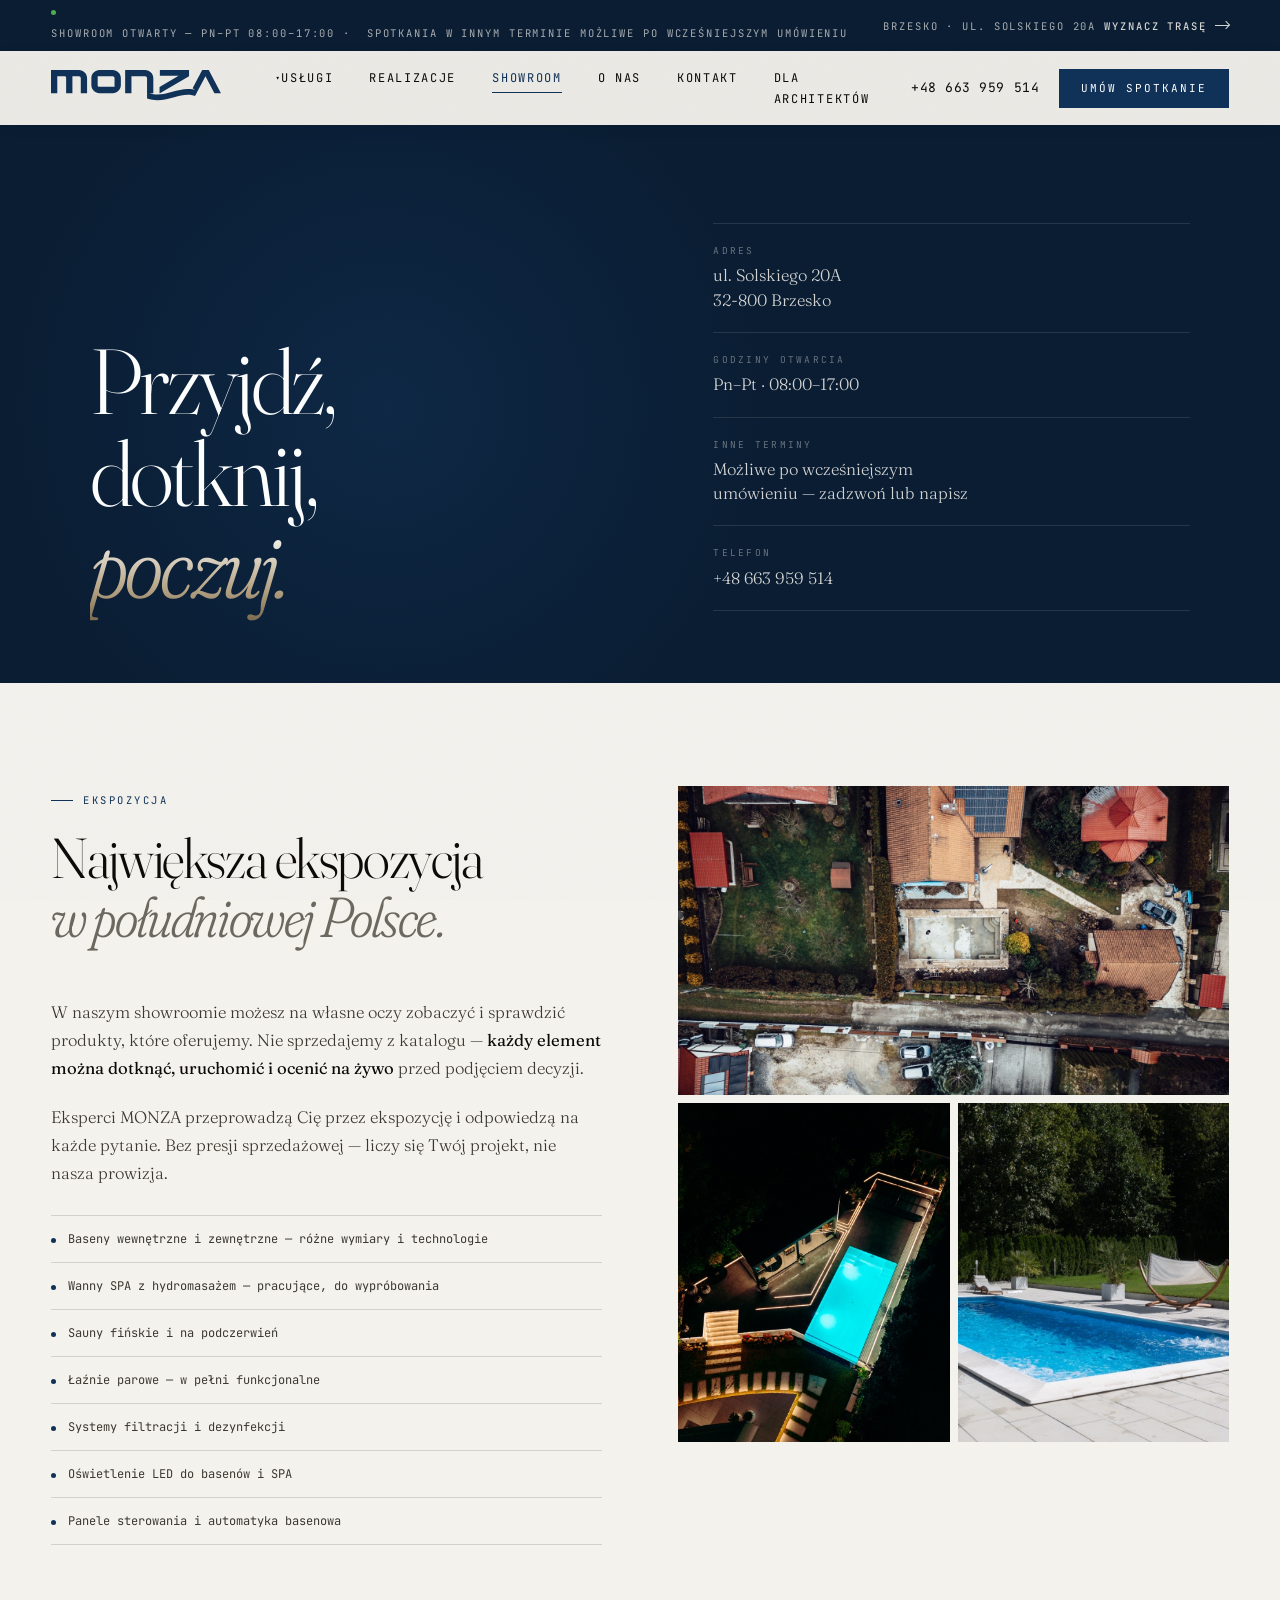
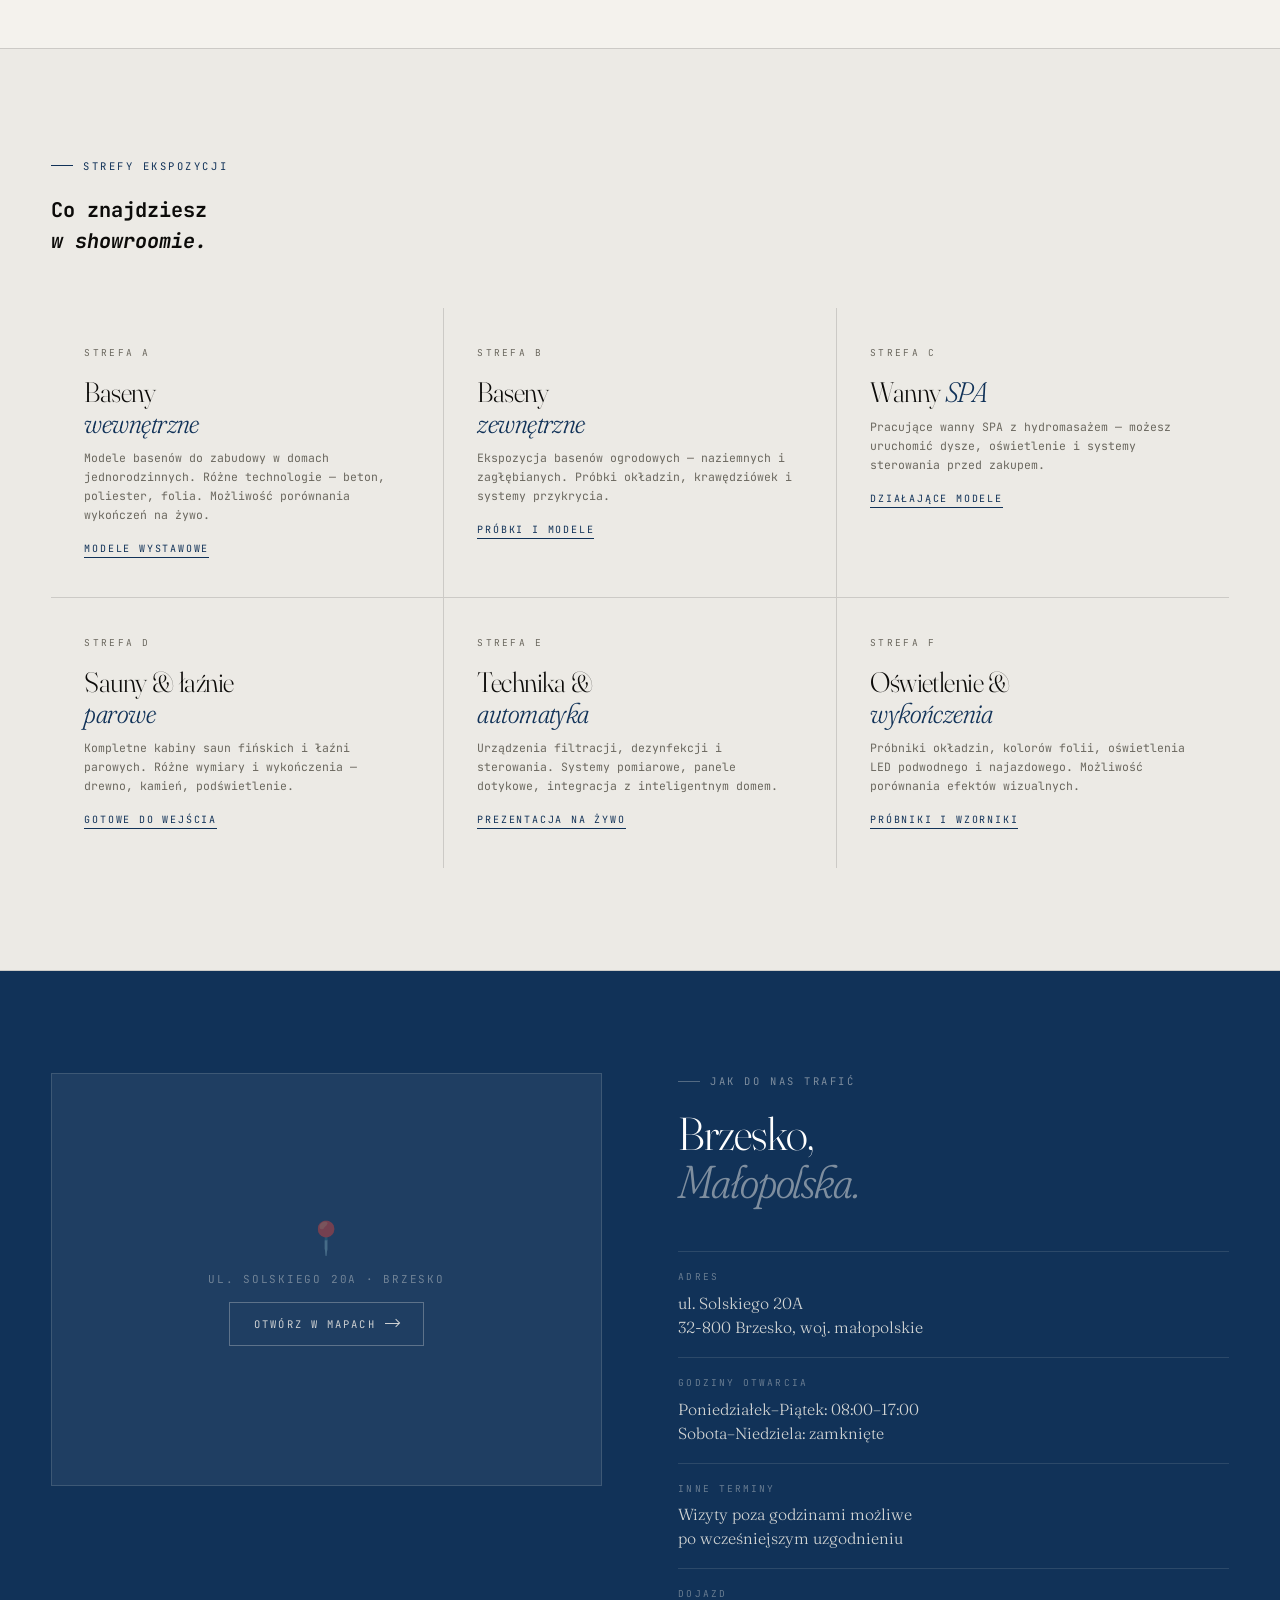
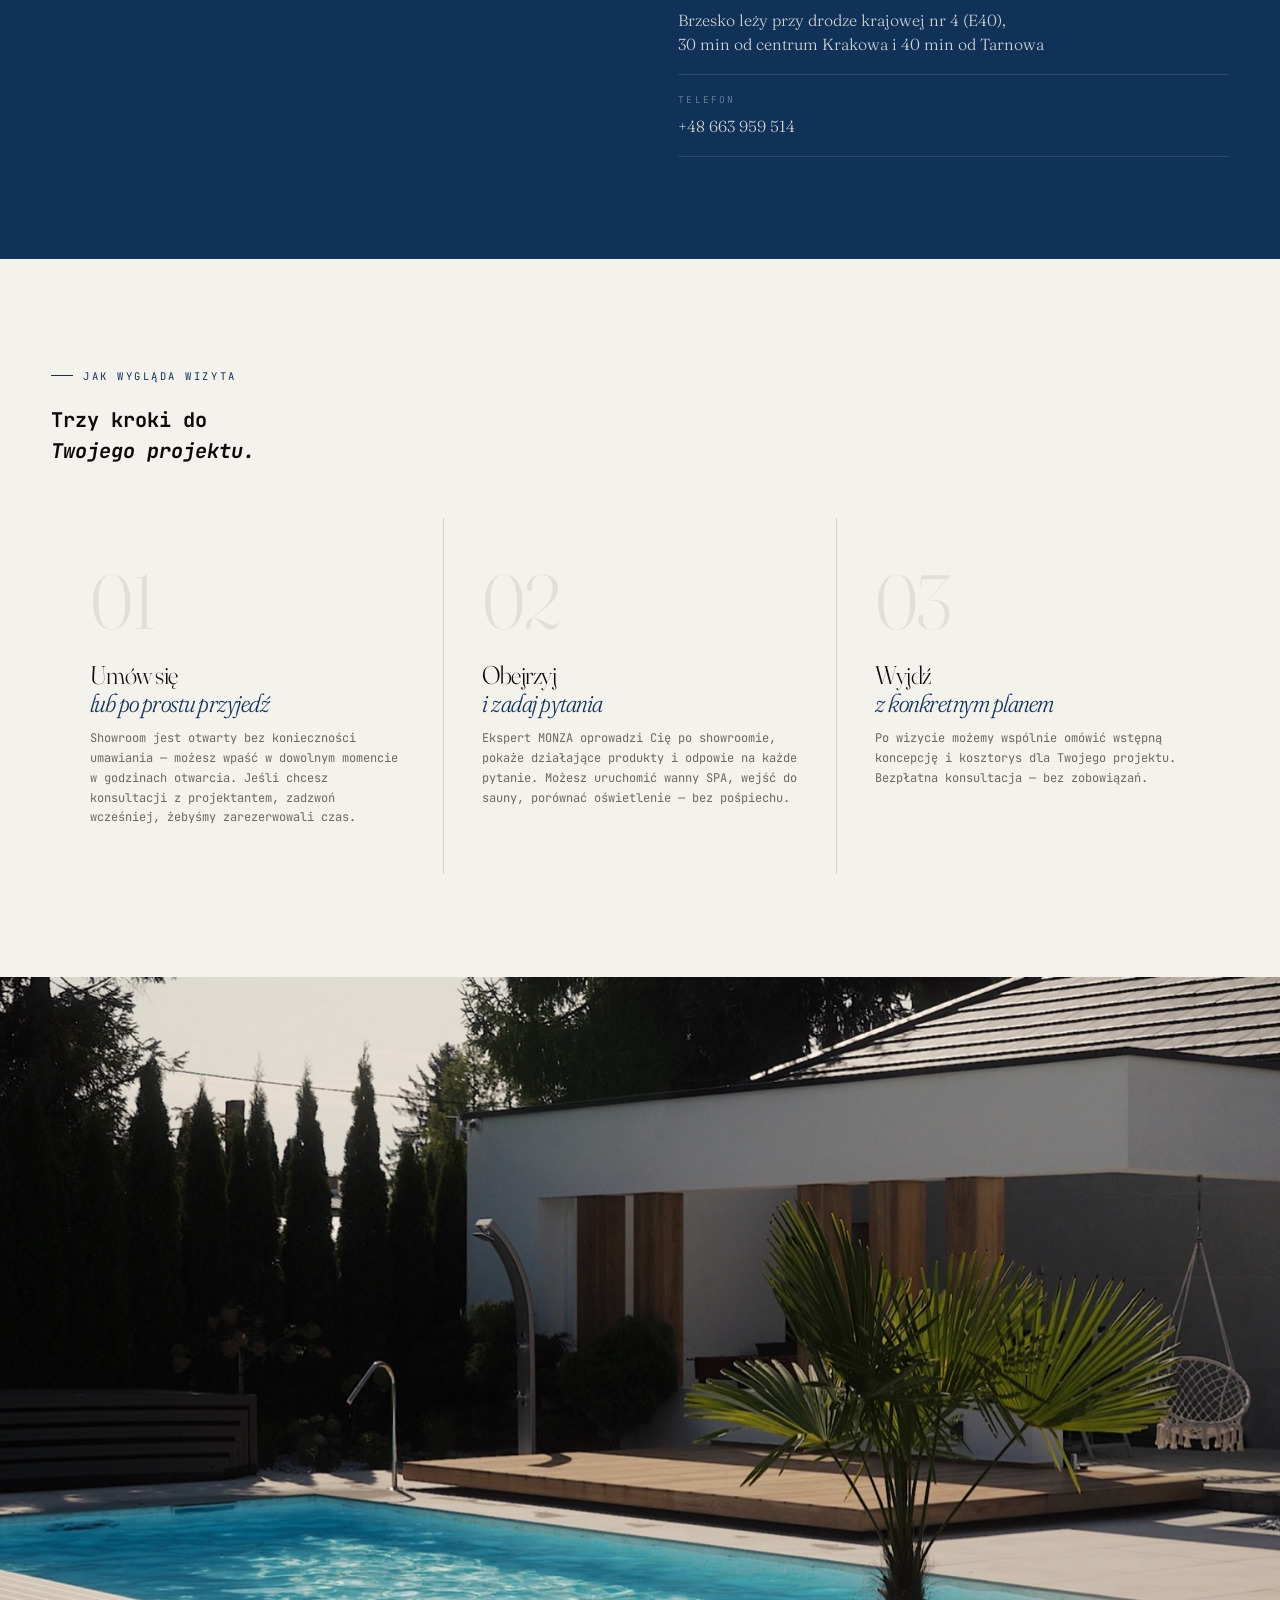
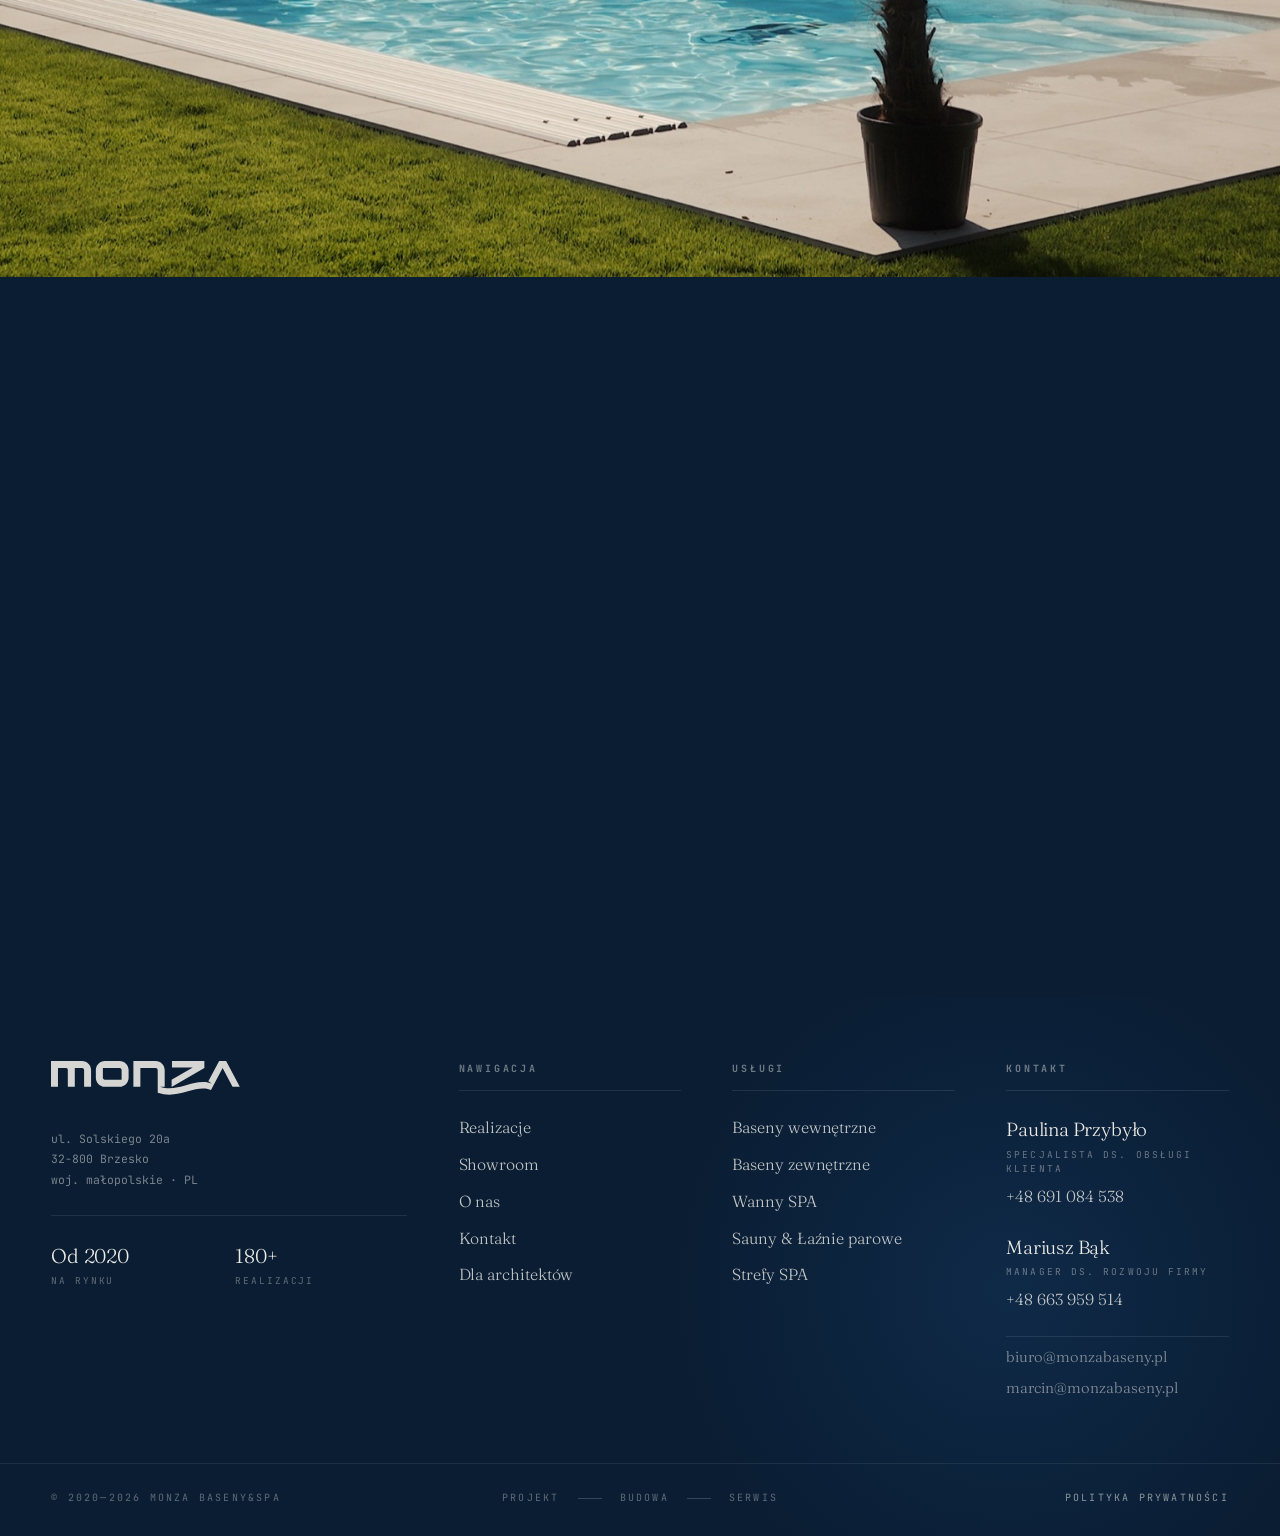
<file: showroom.html>
<!doctype html>
<html lang="pl">
<head>
<meta charset="utf-8" />
<meta name="viewport" content="width=device-width, initial-scale=1" />
<title>Showroom — MONZA baseny&amp;SPA</title>
<meta name="description" content="Odwiedź nasz showroom w Brzesku — największą ekspozycję basenów, wanien SPA i saun w południowej Polsce. Przyjdź, dotknij, poczuj." />
<meta name="theme-color" content="#113258" />
<link rel="preconnect" href="https://fonts.googleapis.com" />
<link rel="preconnect" href="https://fonts.gstatic.com" crossorigin />
<link href="https://fonts.googleapis.com/css2?family=Fraunces:ital,opsz,wght@0,9..144,300..900;1,9..144,300..900&family=JetBrains+Mono:wght@400;500;600&display=swap" rel="stylesheet" />
<style>
:root{
  --navy:#113258;--navy-deep:#0A1D33;--cream:#ECEAE5;--cream-2:#E2DFD7;--paper:#F4F2ED;
  --ink:#0C0B09;--ink-2:#3A3830;--muted:#6B685F;--line:rgba(12,11,9,.14);
  --f-mono:"JetBrains Mono",ui-monospace,monospace;--f-serif:"Fraunces",Georgia,serif;
  --edge:clamp(20px,4vw,64px);
}
*,*::before,*::after{box-sizing:border-box;margin:0;padding:0}
:focus-visible{outline:2px solid var(--navy);outline-offset:3px}
html{scroll-behavior:smooth}
html,body{background:var(--paper);color:var(--ink);font-family:var(--f-mono);-webkit-font-smoothing:antialiased;font-size:13.5px;line-height:1.55}
body{overflow-x:hidden}
a{color:inherit;text-decoration:none}
img,svg{display:block;max-width:100%}
button{font:inherit;color:inherit;background:none;border:0;cursor:pointer}
::selection{background:var(--navy);color:var(--cream)}
body::before{content:"";position:fixed;inset:0;pointer-events:none;z-index:999;opacity:.04;mix-blend-mode:multiply;
  background-image:url("data:image/svg+xml;utf8,<svg xmlns='http://www.w3.org/2000/svg' width='240' height='240'><filter id='n'><feTurbulence type='fractalNoise' baseFrequency='.9' numOctaves='2'/><feColorMatrix values='0 0 0 0 .07  0 0 0 0 .2  0 0 0 0 .35  0 0 0 .6 0'/></filter><rect width='100%' height='100%' filter='url(%23n)'/></svg>")}

/* topbar */
.topbar{background:var(--navy-deep);color:rgba(236,234,229,.7);font-family:var(--f-mono);font-size:10.5px;letter-spacing:.18em;text-transform:uppercase;display:grid;grid-template-columns:1fr auto;align-items:center;padding:10px var(--edge);gap:24px;position:relative;z-index:50}
.topbar .l{display:flex;align-items:center;gap:10px;flex-wrap:wrap}
.topbar .dot{width:5px;height:5px;border-radius:50%;background:#4CAF50;flex-shrink:0}
.topbar .r{display:flex;align-items:center;gap:8px;white-space:nowrap}
.topbar .r a{color:rgba(236,234,229,.9);font-weight:500;display:inline-flex;align-items:center;gap:8px;transition:color .3s}
.topbar .r a:hover{color:#fff}
.topbar .arr{display:inline-block;width:14px;height:1px;background:currentColor;position:relative}
.topbar .arr::after{content:"";position:absolute;right:0;top:-3px;width:6px;height:6px;border-top:1px solid currentColor;border-right:1px solid currentColor;transform:rotate(45deg)}

/* nav */
.sticky-nav{background:var(--cream);color:var(--ink);box-shadow:0 2px 20px -8px rgba(12,11,9,.18);position:sticky;top:0;z-index:60}
.sticky-nav .sn-header{display:grid;grid-template-columns:auto 1fr auto;align-items:center;gap:40px;padding:16px var(--edge)}
.sticky-nav .sn-logo{height:36px;width:auto;color:var(--navy);display:block}
.sn-links{display:flex;gap:36px;list-style:none;margin-left:8px}
.sn-links a{font-family:var(--f-mono);font-size:12px;letter-spacing:.14em;text-transform:uppercase;color:var(--ink);position:relative;padding:4px 0;transition:opacity .3s}
.sn-links a:hover{opacity:.55}
.sn-links a::after{content:"";position:absolute;left:50%;bottom:-3px;width:0;height:1px;background:var(--navy);transition:width .3s,left .3s}
.sn-links a:hover::after{width:100%;left:0}
.sn-links .active>a{color:var(--navy)}
.sn-links .active>a::after{width:100%;left:0}
.sn-links .has-drop{position:relative}
.sn-links .has-drop::after{content:"";position:absolute;left:0;right:0;top:100%;height:14px;display:block;pointer-events:none}
.sn-links .has-drop>a::before{content:"▾";margin-left:5px;font-size:9px;vertical-align:1px}
.sn-links .drop{display:none;position:absolute;top:100%;left:0;background:var(--cream);min-width:210px;padding:14px 0 12px;list-style:none;border:1px solid var(--line);box-shadow:0 12px 32px -8px rgba(12,11,9,.15)}
.sn-links .has-drop:hover .drop{display:block}
.sn-links .drop li a{display:block;padding:9px 20px;font-size:11px;letter-spacing:.14em;color:var(--ink-2);white-space:nowrap;transition:color .2s,background .2s}
.sn-links .drop li a::after{display:none}
.sn-links .drop li a:hover{color:var(--navy);background:rgba(27,74,125,.04);opacity:1}
.sn-right{display:flex;align-items:center;gap:20px;justify-content:flex-end}
.sn-right .tel{font-family:var(--f-mono);font-size:13px;color:var(--ink);letter-spacing:.04em;transition:color .3s}
.sn-right .tel:hover{color:var(--navy)}
.sn-cta{display:inline-flex;align-items:center;padding:11px 22px;background:var(--navy);color:#fff;font-family:var(--f-mono);font-size:11px;letter-spacing:.18em;text-transform:uppercase;transition:background .3s}
.sn-cta:hover{background:var(--navy-deep)}

/* showroom hero */
.sr-hero{background:var(--navy-deep);padding:clamp(64px,7vw,96px) var(--edge) clamp(48px,6vw,72px);position:relative;overflow:hidden}
.sr-hero::before{content:"";position:absolute;top:-30%;left:-5%;width:900px;height:900px;border-radius:50%;background:radial-gradient(circle,rgba(27,74,125,.24) 0%,transparent 60%);pointer-events:none}
.sr-hero-inner{max-width:1100px;margin:0 auto;display:grid;grid-template-columns:1.2fr 1fr;gap:clamp(40px,4vw,64px);align-items:end;position:relative;z-index:1}
.sr-hero h1{font-family:var(--f-serif);font-weight:300;font-size:clamp(52px,7.2vw,108px);line-height:1.0;letter-spacing:-.03em;color:#fff;font-variation-settings:"opsz" 144}
.sr-hero h1 i{font-style:italic;font-variation-settings:"opsz" 144,"SOFT" 80,"WONK" 1;background:linear-gradient(to bottom,#fff 0%,#F2EFE8 28%,#B9A687 70%,#7A6A4F 100%);-webkit-background-clip:text;background-clip:text;-webkit-text-fill-color:transparent}
.sr-hero-meta{display:flex;flex-direction:column;gap:0;padding-top:8px}
.sr-hero-row{display:flex;flex-direction:column;gap:5px;padding:20px 0;border-bottom:1px solid rgba(236,234,229,.12)}
.sr-hero-row:first-child{border-top:1px solid rgba(236,234,229,.12)}
.sr-hero-row .rk{font-family:var(--f-mono);font-size:9.5px;letter-spacing:.24em;text-transform:uppercase;color:rgba(236,234,229,.42)}
.sr-hero-row .rv{font-family:var(--f-serif);font-weight:300;font-size:clamp(15px,1.3vw,18px);color:rgba(236,234,229,.9);line-height:1.45;font-variation-settings:"opsz" 14}
.sr-hero-row .rv a{color:rgba(236,234,229,.9);transition:color .3s}
.sr-hero-row .rv a:hover{color:#fff}

/* section common */
.section{padding:clamp(64px,8vw,112px) var(--edge)}
.section-inner{max-width:1200px;margin:0 auto}
.section-eyebrow{font-family:var(--f-mono);font-size:10.5px;letter-spacing:.24em;text-transform:uppercase;color:var(--navy);display:inline-flex;align-items:center;gap:10px;margin-bottom:20px}
.section-eyebrow::before{content:"";width:22px;height:1px;background:var(--navy)}
.section h2{font-family:var(--f-serif);font-weight:300;font-size:clamp(36px,4.4vw,64px);line-height:1.05;letter-spacing:-.025em;color:var(--ink);font-variation-settings:"opsz" 144;margin-bottom:clamp(32px,4vw,56px)}
.section h2 i{font-style:italic;color:var(--muted);font-variation-settings:"opsz" 144,"SOFT" 80,"WONK" 1}

/* expo section */
.expo-grid{display:grid;grid-template-columns:1fr 1fr;gap:clamp(48px,6vw,96px);align-items:start}
.expo-body p{font-family:var(--f-serif);font-weight:300;font-size:clamp(16px,1.3vw,19px);line-height:1.7;color:var(--ink-2);font-variation-settings:"opsz" 14;margin-bottom:20px}
.expo-body p:last-child{margin-bottom:0}
.expo-body p strong{color:var(--ink);font-weight:400}
.expo-list{list-style:none;display:flex;flex-direction:column;gap:0;border-top:1px solid var(--line);margin-top:28px}
.expo-list li{padding:14px 0;border-bottom:1px solid var(--line);display:flex;align-items:baseline;gap:12px;font-family:var(--f-mono);font-size:12px;color:var(--ink-2);line-height:1.5}
.expo-list li::before{content:"";width:5px;height:5px;border-radius:50%;background:var(--navy);flex-shrink:0;position:relative;top:0}
.expo-imgs{display:grid;grid-template-columns:1fr 1fr;gap:8px}
.expo-img{aspect-ratio:4/5;background:var(--cream-2);overflow:hidden;position:relative}
.expo-img:first-child{grid-column:1/-1;aspect-ratio:16/9}
.expo-img img{width:100%;height:100%;object-fit:cover}
.expo-img-ph{width:100%;height:100%;background:linear-gradient(135deg,var(--navy-deep) 0%,var(--navy) 100%);display:flex;align-items:center;justify-content:center;opacity:.9}
.expo-img-ph svg{opacity:.15;width:48%;max-width:140px}

/* zones grid */
.zones-section{background:var(--cream);border-top:1px solid var(--line);border-bottom:1px solid var(--line);padding:clamp(64px,8vw,112px) var(--edge)}
.zones-inner{max-width:1200px;margin:0 auto}
.zones-grid{display:grid;grid-template-columns:repeat(3,1fr);gap:1px;background:var(--line);margin-top:clamp(32px,4vw,52px)}
.zone-card{background:var(--cream);padding:clamp(28px,3vw,44px) clamp(24px,2.6vw,40px)}
.zone-card .zn{font-family:var(--f-mono);font-size:9.5px;letter-spacing:.24em;text-transform:uppercase;color:var(--muted);margin-bottom:16px}
.zone-card h3{font-family:var(--f-serif);font-weight:300;font-size:clamp(22px,2.2vw,30px);line-height:1.1;letter-spacing:-.02em;color:var(--ink);font-variation-settings:"opsz" 144;margin-bottom:10px}
.zone-card h3 i{font-style:italic;color:var(--navy);font-variation-settings:"opsz" 144,"SOFT" 60,"WONK" 1}
.zone-card p{font-family:var(--f-mono);font-size:11.5px;line-height:1.65;color:var(--muted)}
.zone-card .ztag{display:inline-block;margin-top:16px;font-family:var(--f-mono);font-size:10px;letter-spacing:.18em;text-transform:uppercase;color:var(--navy);border-bottom:1px solid var(--navy);padding-bottom:1px}

/* location band */
.loc-band{background:var(--navy);padding:clamp(64px,8vw,112px) var(--edge)}
.loc-inner{max-width:1200px;margin:0 auto;display:grid;grid-template-columns:1fr 1fr;gap:clamp(48px,6vw,96px);align-items:start}
.loc-map{aspect-ratio:4/3;background:rgba(255,255,255,.06);border:1px solid rgba(236,234,229,.15);display:flex;flex-direction:column;align-items:center;justify-content:center;gap:14px;position:relative;overflow:hidden}
.loc-map-ph{text-align:center}
.loc-map-ph .mp-icon{font-size:32px;margin-bottom:8px;opacity:.4}
.loc-map-ph p{font-family:var(--f-mono);font-size:11px;letter-spacing:.16em;text-transform:uppercase;color:rgba(236,234,229,.4)}
.loc-map-btn{display:inline-flex;align-items:center;gap:9px;padding:13px 24px;border:1px solid rgba(236,234,229,.3);font-family:var(--f-mono);font-size:10.5px;letter-spacing:.2em;text-transform:uppercase;color:rgba(236,234,229,.85);transition:all .3s}
.loc-map-btn:hover{background:rgba(236,234,229,.1);border-color:rgba(236,234,229,.5)}
.loc-details{display:flex;flex-direction:column;gap:0}
.loc-details .section-eyebrow{color:rgba(236,234,229,.5)}
.loc-details .section-eyebrow::before{background:rgba(236,234,229,.3)}
.loc-details h2{font-family:var(--f-serif);font-weight:300;font-size:clamp(32px,3.6vw,52px);line-height:1.05;letter-spacing:-.025em;color:#fff;font-variation-settings:"opsz" 144;margin-bottom:clamp(28px,3.5vw,48px)}
.loc-details h2 i{font-style:italic;font-variation-settings:"opsz" 144,"SOFT" 80,"WONK" 1;color:rgba(236,234,229,.5)}
.loc-rows{display:flex;flex-direction:column;gap:0}
.loc-row{padding:18px 0;border-bottom:1px solid rgba(236,234,229,.12)}
.loc-row:first-child{border-top:1px solid rgba(236,234,229,.12)}
.loc-row .lk{font-family:var(--f-mono);font-size:9.5px;letter-spacing:.22em;text-transform:uppercase;color:rgba(236,234,229,.4);display:block;margin-bottom:6px}
.loc-row .lv{font-family:var(--f-serif);font-weight:300;font-size:clamp(15px,1.25vw,18px);color:rgba(236,234,229,.88);line-height:1.5;font-variation-settings:"opsz" 14}
.loc-row .lv a{color:rgba(236,234,229,.88);transition:color .3s}
.loc-row .lv a:hover{color:#fff}

/* visit steps */
.visit-section{padding:clamp(64px,8vw,112px) var(--edge)}
.visit-inner{max-width:1200px;margin:0 auto}
.visit-steps{display:grid;grid-template-columns:repeat(3,1fr);gap:1px;background:var(--line);margin-top:clamp(32px,4vw,52px)}
.visit-step{background:var(--paper);padding:clamp(32px,3.6vw,52px) clamp(24px,3vw,44px);position:relative}
.visit-step .vs-num{font-family:var(--f-serif);font-weight:300;font-size:clamp(56px,6vw,88px);line-height:1;color:var(--cream-2);letter-spacing:-.04em;font-variation-settings:"opsz" 144;display:block;margin-bottom:20px}
.visit-step h3{font-family:var(--f-serif);font-weight:300;font-size:clamp(22px,2vw,28px);line-height:1.1;letter-spacing:-.02em;color:var(--ink);font-variation-settings:"opsz" 144;margin-bottom:12px}
.visit-step h3 i{font-style:italic;color:var(--navy);font-variation-settings:"opsz" 144,"SOFT" 60,"WONK" 1}
.visit-step p{font-family:var(--f-mono);font-size:12px;line-height:1.65;color:var(--muted)}

/* pin-cta (z index.html) */
.pin-cta{position:relative;min-height:180vh;background:var(--navy-deep)}
.pin-sticky{position:sticky;top:0;height:100vh;min-height:620px;overflow:hidden;background:var(--navy-deep)}
.pin-sticky::before{content:"";position:absolute;inset:0;background:radial-gradient(ellipse at 50% 55%,rgba(27,74,125,.28) 0%,transparent 65%);pointer-events:none;z-index:0}
.pin-img-box{position:absolute;inset:0;width:100%;height:100%;overflow:hidden;will-change:opacity;z-index:1}
.pin-img-box img,.pin-img-box video{width:100%;height:100%;object-fit:cover;display:block;filter:saturate(.95) contrast(1.02);will-change:opacity}
.pin-cta-overlay{position:absolute;inset:0;z-index:4;display:flex;flex-direction:column;align-items:center;justify-content:center;gap:clamp(20px,2.2vw,32px);padding:clamp(60px,8vw,120px) clamp(24px,5vw,80px);text-align:center;color:var(--cream);opacity:0;will-change:opacity;pointer-events:none}
.pin-cta-overlay>*{pointer-events:auto}
.pin-cta-overlay h2{font-family:var(--f-serif);font-weight:300;font-size:clamp(56px,8.6vw,148px);line-height:.92;letter-spacing:-.03em;font-variation-settings:"opsz" 144;margin:0;background:linear-gradient(to bottom,#fff 0%,#F2EFE8 28%,#B9A687 70%,#7A6A4F 100%);-webkit-background-clip:text;background-clip:text;-webkit-text-fill-color:transparent;color:transparent}
.pin-cta-overlay h2 i{font-style:italic;font-variation-settings:"opsz" 144,"SOFT" 80,"WONK" 1}
.pin-cta-overlay p{font-family:var(--f-serif);font-weight:300;font-size:clamp(17px,1.4vw,21px);line-height:1.55;color:rgba(236,234,229,.82);max-width:56ch;font-variation-settings:"opsz" 14;margin:0}
.pin-cta-overlay .pair{display:flex;flex-wrap:wrap;gap:14px;margin-top:8px;justify-content:center}
.btn{display:inline-flex;align-items:center;gap:10px;padding:14px 24px;border:1px solid var(--navy);color:var(--navy);font-family:var(--f-mono);font-size:11px;letter-spacing:.18em;text-transform:uppercase;background:transparent;transition:all .3s}
.btn:hover{background:var(--navy);color:var(--cream)}
.btn .arr{display:inline-block;width:16px;height:1px;background:currentColor;position:relative}
.btn .arr::after{content:"";position:absolute;right:0;top:-3px;width:6px;height:6px;border-top:1px solid currentColor;border-right:1px solid currentColor;transform:rotate(45deg)}
.btn-solid{background:var(--navy);color:var(--cream);border-color:var(--navy)}
.btn-solid:hover{background:var(--ink);border-color:var(--ink);color:var(--cream)}
.pin-cta-overlay .btn{border-color:var(--cream);color:var(--cream)}
.pin-cta-overlay .btn:hover{background:var(--cream);color:var(--navy)}
.pin-cta-overlay .btn-solid{background:var(--cream);color:var(--navy);border-color:var(--cream)}
.pin-cta-overlay .btn-solid:hover{background:transparent;color:var(--cream)}
.arr{display:inline-block;width:14px;height:1px;background:currentColor;position:relative}
.arr::after{content:"";position:absolute;right:0;top:-3px;width:6px;height:6px;border-top:1px solid currentColor;border-right:1px solid currentColor;transform:rotate(45deg)}

/* footer */
footer.foot{background:var(--navy-deep);color:rgba(236,234,229,.7);position:relative;overflow:hidden}
footer.foot::after{content:"";position:absolute;top:-20%;right:-10%;width:800px;height:800px;border-radius:50%;background:radial-gradient(circle,rgba(27,74,125,.28) 0%,transparent 60%);pointer-events:none}
.foot-grid{position:relative;z-index:1;max-width:1440px;margin:0 auto;padding:clamp(48px,5vw,72px) var(--edge);display:grid;grid-template-columns:1.6fr 1fr 1fr 1fr;gap:clamp(40px,4vw,64px)}
.foot-brand .f-brand{margin-bottom:28px}
.foot-brand .f-brand-mark{height:40px;width:auto;color:rgba(236,234,229,.9)}
.foot-brand .ad{font-family:var(--f-mono);font-size:11.5px;line-height:1.8;color:rgba(236,234,229,.5);margin-bottom:24px;padding-bottom:24px;border-bottom:1px solid rgba(236,234,229,.1)}
.foot-brand .meta{display:grid;grid-template-columns:1fr 1fr;gap:12px}
.foot-brand .meta>div{display:flex;flex-direction:column;gap:3px}
.foot-brand .meta>div em{font-family:var(--f-serif);font-weight:300;font-size:20px;color:var(--cream);font-style:normal;letter-spacing:-.01em}
.foot-brand .meta>div span{font-family:var(--f-mono);font-size:9.5px;letter-spacing:.2em;text-transform:uppercase;color:rgba(236,234,229,.38)}
.foot-col h5{font-family:var(--f-mono);font-size:10px;letter-spacing:.28em;text-transform:uppercase;color:rgba(236,234,229,.45);margin:0 0 24px;padding-bottom:14px;border-bottom:1px solid rgba(236,234,229,.1)}
.foot-col ul{list-style:none;display:grid;gap:12px}
.foot-col ul a{font-family:var(--f-serif);font-weight:300;font-size:16px;color:rgba(236,234,229,.82);transition:color .3s,transform .3s;letter-spacing:-.005em;font-variation-settings:"opsz" 14;display:inline-block}
.foot-col ul a:hover{color:var(--cream);transform:translateX(3px)}
.ft-persons{display:grid;gap:24px}
.ft-person{display:flex;flex-direction:column;gap:3px}
.ft-name{font-family:var(--f-serif);font-weight:300;font-size:19px;color:var(--cream);letter-spacing:-.01em;font-variation-settings:"opsz" 14}
.ft-role{font-family:var(--f-mono);font-size:9.5px;letter-spacing:.22em;text-transform:uppercase;color:rgba(236,234,229,.42)}
.ft-tel{font-family:var(--f-serif);font-weight:300;font-size:16px;color:rgba(236,234,229,.82);text-decoration:none;margin-top:4px;transition:color .3s}
.ft-tel:hover{color:var(--cream)}
.ft-emails{display:flex;flex-direction:column;gap:8px;padding-top:8px;border-top:1px solid rgba(236,234,229,.1)}
.ft-emails a{font-family:var(--f-serif);font-weight:300;font-size:15px;color:rgba(236,234,229,.55);text-decoration:none;transition:color .3s}
.ft-emails a:hover{color:rgba(236,234,229,.82)}
.foot-bar{position:relative;z-index:1;max-width:1440px;margin:0 auto;padding:26px var(--edge) 30px;display:grid;grid-template-columns:1fr auto 1fr;gap:24px;border-top:1px solid rgba(236,234,229,.08);font-family:var(--f-mono);font-size:10px;letter-spacing:.22em;text-transform:uppercase;color:rgba(236,234,229,.38);align-items:center}
.foot-bar .c{text-align:center;display:flex;gap:18px;align-items:center;justify-content:center}
.foot-bar .c .ln{width:24px;height:1px;background:rgba(236,234,229,.2)}
.foot-bar .r{text-align:right}
.foot-bar a{color:rgba(236,234,229,.58);transition:color .3s}
.foot-bar a:hover{color:var(--cream)}

@media(max-width:960px){
  .sr-hero-inner,.expo-grid,.loc-inner{grid-template-columns:1fr}
  .zones-grid,.visit-steps{grid-template-columns:1fr 1fr}
  .foot-grid{grid-template-columns:1fr 1fr}
  .sn-links{gap:20px}
}
@media(max-width:600px){
  .zones-grid,.visit-steps{grid-template-columns:1fr}
  .foot-grid{grid-template-columns:1fr}
  .foot-bar{grid-template-columns:1fr;text-align:center;gap:12px}
  .foot-bar .r{text-align:center}
  .expo-imgs{grid-template-columns:1fr}
  .expo-img:first-child{grid-column:auto}
}

/* ===== mobile responsive ===== */
.mn-logo{display:block;width:120px;color:var(--cream);margin:0 0 28px}
.mn-logo svg{width:100%;height:auto;display:block}
.topbar-ext{display:inline}
.hamburger{display:none;width:44px;height:44px;align-items:center;justify-content:center;flex-direction:column;gap:5px;cursor:pointer;background:transparent;border:0;padding:0;z-index:80}
.hamburger span{display:block;width:22px;height:2px;background:var(--ink);transition:transform .3s,opacity .25s}
.hamburger.open span:nth-child(1){transform:translateY(7px) rotate(45deg)}
.hamburger.open span:nth-child(2){opacity:0}
.hamburger.open span:nth-child(3){transform:translateY(-7px) rotate(-45deg)}
.mobile-nav{position:fixed;inset:0;background:var(--navy-deep);color:var(--cream);z-index:75;display:flex;flex-direction:column;padding:24px var(--edge) 24px;overflow-y:auto;transform:translateY(-100%);transition:transform .35s cubic-bezier(.22,.61,.36,1);visibility:hidden}
.mn-close{position:absolute;top:18px;right:var(--edge);width:44px;height:44px;display:flex;align-items:center;justify-content:center;background:transparent;border:1px solid rgba(236,234,229,.25);color:var(--cream);cursor:pointer;padding:0;z-index:5;transition:background .25s,border-color .25s}
.mn-close:hover{background:rgba(236,234,229,.08);border-color:rgba(236,234,229,.55)}
.mn-close svg{width:18px;height:18px;display:block}
.mobile-nav.open{transform:translateY(0);visibility:visible}
.mobile-nav .mn-links{list-style:none;display:flex;flex-direction:column;gap:0;margin:0;padding:0}
.mobile-nav .mn-links>li{border-bottom:1px solid rgba(236,234,229,.1)}
.mobile-nav .mn-links>li>a,.mobile-nav .mn-drop-toggle{display:flex;align-items:center;justify-content:space-between;padding:18px 0;font-family:var(--f-serif);font-weight:300;font-size:24px;color:rgba(236,234,229,.92);font-variation-settings:"opsz" 14;text-decoration:none;background:transparent;border:0;width:100%;text-align:left;cursor:pointer;letter-spacing:-.01em;min-height:44px}
.mobile-nav .mn-drop-toggle::after{content:"▾";font-size:14px;color:rgba(236,234,229,.6);transition:transform .3s}
.mobile-nav .mn-drop.open .mn-drop-toggle::after{transform:rotate(180deg)}
.mobile-nav .mn-sub{list-style:none;max-height:0;overflow:hidden;transition:max-height .35s ease;margin:0;padding:0}
.mobile-nav .mn-drop.open .mn-sub{max-height:600px !important}
.mobile-nav .mn-sub li a{display:block;padding:12px 16px;font-family:var(--f-mono);font-size:13px;letter-spacing:.08em;color:rgba(236,234,229,.6);min-height:44px;display:flex;align-items:center}
.mobile-nav .mn-sub li a:hover{color:var(--cream)}
.mobile-nav .mn-foot{margin-top:auto;padding-top:32px;border-top:1px solid rgba(236,234,229,.12);display:flex;flex-direction:column;gap:16px}
.mobile-nav .mn-foot .mn-tel{font-family:var(--f-serif);font-weight:300;font-size:22px;color:var(--cream);font-variation-settings:"opsz" 14}
.mobile-nav .mn-foot .mn-tel-label{font-family:var(--f-mono);font-size:10px;letter-spacing:.22em;text-transform:uppercase;color:rgba(236,234,229,.45);margin-bottom:4px;display:block}
.mobile-nav .mn-cta{display:inline-flex;justify-content:center;align-items:center;padding:14px 22px;background:var(--cream);color:var(--navy);font-family:var(--f-mono);font-size:12px;letter-spacing:.2em;text-transform:uppercase;text-decoration:none;min-height:48px;margin-top:8px}
body.mn-locked{overflow:hidden}
.mobile-cta-bar{display:none;position:fixed;bottom:0;left:0;right:0;z-index:55;background:var(--cream);border-top:1px solid var(--line);padding:10px var(--edge) calc(10px + env(safe-area-inset-bottom,0px));gap:10px;box-shadow:0 -4px 16px rgba(12,11,9,.08)}
.mobile-cta-bar a{flex:1;display:inline-flex;align-items:center;justify-content:center;gap:8px;padding:14px 12px;font-family:var(--f-mono);font-size:11px;letter-spacing:.16em;text-transform:uppercase;min-height:48px;text-decoration:none}
.mobile-cta-bar .mcb-tel{background:var(--navy);color:#fff}
.mobile-cta-bar .mcb-msg{background:transparent;color:var(--navy);border:1px solid var(--navy)}
.mobile-cta-bar svg{width:14px;height:14px}
@media (max-width:860px){
  .sticky-nav .sn-links,.sticky-nav .sn-right{display:none !important}
  .hamburger{display:inline-flex}
  .sticky-nav .sn-header{grid-template-columns:auto 1fr auto;gap:16px}
  .topbar{font-size:9px;letter-spacing:.12em;padding:8px var(--edge);grid-template-columns:1fr}
  .topbar .r{display:none}
  .topbar-ext{display:none}
  .topbar .l{justify-content:center;text-align:center}
  .mobile-cta-bar{display:flex}
  body{padding-bottom:70px}
  /* Pin-CTA — uproszczona wersja mobile (bez scroll-pin) */
  .pin-cta{min-height:auto;position:relative}
  .pin-sticky{position:relative;top:auto;height:auto;min-height:520px;padding:60px var(--edge)}
  .pin-img-box{position:absolute;inset:0}
  .pin-img-box video,.pin-img-box img{opacity:.32 !important}
  .pin-cta-overlay{position:relative;opacity:1 !important;padding:0;justify-content:center;min-height:420px}
  .pin-cta-overlay h2{font-size:clamp(40px,11vw,64px)}
  .pin-hint,.pin-eyebrow{display:none}

  /* iOS — zapobiega zoom przy focusie na inputach */
  .cmodal-row input,.cmodal-row select,.cmodal-row textarea,.cform-row input,.cform-row select,.cform-row textarea{font-size:16px !important}
  input,select,textarea{font-size:16px}
}
@media (max-width:600px){
  .mobile-nav .mn-links>li>a,.mobile-nav .mn-drop-toggle{font-size:21px;padding:16px 0}
}
</style>
</head>
<body>

<!-- topbar -->
<div class="topbar">
  <div class="l">
    <span class="dot"></span>
    <span>Showroom otwarty — Pn–Pt 08:00–17:00<span class="topbar-ext">&nbsp;·&nbsp; spotkania w innym terminie możliwe po wcześniejszym umówieniu</span></span>
  </div>
  <div class="r">
    <span>Brzesko · ul. Solskiego 20A</span>
    <a href="https://maps.google.com/?q=ul.+Solskiego+20A,+Brzesko" target="_blank" rel="noopener">Wyznacz trasę <span class="arr"></span></a>
  </div>
</div>

<!-- nav -->
<div class="sticky-nav">
  <div class="sn-header">
    <a href="index.html" aria-label="MONZA baseny & SPA — strona główna">
      <svg class="sn-logo" viewBox="0 0 336 71" fill="none" xmlns="http://www.w3.org/2000/svg">
        <path d="M311.102 0.225543L310.989 0H298.343L298.23 0.228676L279.3 36.018L285.349 39.7301C282.953 38.9814 280.575 38.4363 278.22 38.0698C275.917 37.7127 273.64 37.5154 271.372 37.4621C270.924 37.4496 270.47 37.4402 270.022 37.4402C259.547 37.412 249.447 40.2062 239.527 42.9378C224.29 47.148 209.83 51.1388 193.66 45.6882H201.814V16.2047C201.814 7.33956 194.6 0.125302 185.734 0.125302H146.255V45.6819H158.641V12.5114H185.734C187.771 12.5114 189.428 14.1685 189.428 16.2047V45.6819H189.453V56.414C196.554 58.8292 203.386 59.7533 209.943 59.7533C221.812 59.7533 232.82 56.7148 243.001 53.9049C255.628 50.4121 266.921 47.3014 278.342 49.7668C280.231 50.1677 282.117 50.7253 284.009 51.4615L287.063 45.6851L288.422 43.107L304.668 12.3955L322.273 45.6819H335.144L311.102 0.228676V0.225543Z" fill="currentColor"/>
        <path d="M272.248 12.3516V0H214.722V11.5184H251.704L214.086 33.3366V45.685H214.828L272.248 12.3516Z" fill="currentColor"/>
        <path d="M55.0701 0.125488H0V45.6821H12.3861V12.5116H27.0213C28.5876 12.5116 29.8563 13.7803 29.8563 15.3465V45.6852H42.2424V12.5116H55.0701C57.1094 12.5116 58.7634 14.1656 58.7634 16.2048V45.6821H71.1495V16.2048C71.1495 7.32408 63.9509 0.125488 55.0701 0.125488Z" fill="currentColor"/>
        <path d="M121.69 0H95.7119C86.8218 0 79.6138 7.20486 79.6138 16.095V29.5869C79.6138 38.4771 86.8218 45.685 95.7119 45.685H121.69C130.58 45.685 137.785 38.4771 137.785 29.5869V16.095C137.785 7.20799 130.58 0 121.69 0ZM125.321 33.2238H95.4081C93.5693 33.2238 92.0782 31.7327 92.0782 29.8939V12.4644H121.69C123.695 12.4644 125.321 14.0902 125.321 16.095V33.2238Z" fill="currentColor"/>
      </svg>
    </a>
    <nav>
      <ul class="sn-links">
        <li class="has-drop"><a href="#">Usługi</a>
          <ul class="drop">
            <li><a href="baseny-wewnetrzne.html">Baseny wewnętrzne</a></li>
            <li><a href="baseny-zewnetrzne.html">Baseny zewnętrzne</a></li>
            <li><a href="wanny-spa.html">Wanny SPA</a></li>
            <li><a href="sauny.html">Sauny</a></li>
            <li><a href="laznie-parowe.html">Łaźnie parowe</a></li>
            <li><a href="strefy-spa.html">Strefy SPA</a></li>
          </ul>
        </li>
        <li><a href="realizacje.html">Realizacje</a></li>
        <li class="active"><a href="showroom.html">Showroom</a></li>
        <li><a href="o-nas.html">O&nbsp;nas</a></li>
        <li><a href="kontakt.html">Kontakt</a></li>
        <li><a href="architekci.html">Dla architektów</a></li>
      </ul>
    </nav>
    <div class="sn-right">
      <a href="tel:+48663959514" class="tel">+48&nbsp;663&nbsp;959&nbsp;514</a>
      <a href="kontakt.html" class="sn-cta" data-modal="form">Umów spotkanie</a>
    </div>
  </div>
</div>

<!-- hero -->
<section class="sr-hero">
  <div class="sr-hero-inner">
    <div>
      <h1>Przyjdź,<br/>dotknij,<br/><i>poczuj.</i></h1>
    </div>
    <div class="sr-hero-meta">
      <div class="sr-hero-row">
        <span class="rk">Adres</span>
        <span class="rv">ul. Solskiego 20A<br/>32-800 Brzesko</span>
      </div>
      <div class="sr-hero-row">
        <span class="rk">Godziny otwarcia</span>
        <span class="rv">Pn–Pt · 08:00–17:00</span>
      </div>
      <div class="sr-hero-row">
        <span class="rk">Inne terminy</span>
        <span class="rv">Możliwe po wcześniejszym<br/>umówieniu — zadzwoń lub napisz</span>
      </div>
      <div class="sr-hero-row">
        <span class="rk">Telefon</span>
        <span class="rv"><a href="tel:+48663959514">+48 663 959 514</a></span>
      </div>
    </div>
  </div>
</section>

<!-- ekspozycja -->
<section class="section">
  <div class="section-inner">
    <div class="expo-grid">
      <div>
        <div class="section-eyebrow">Ekspozycja</div>
        <h2>Największa ekspozycja<br/><i>w południowej Polsce.</i></h2>
        <div class="expo-body">
          <p>W naszym showroomie możesz na własne oczy zobaczyć i sprawdzić produkty, które oferujemy. Nie sprzedajemy z katalogu — <strong>każdy element można dotknąć, uruchomić i ocenić na żywo</strong> przed podjęciem decyzji.</p>
          <p>Eksperci MONZA przeprowadzą Cię przez ekspozycję i odpowiedzą na każde pytanie. Bez presji sprzedażowej — liczy się Twój projekt, nie nasza prowizja.</p>
        </div>
        <ul class="expo-list">
          <li>Baseny wewnętrzne i zewnętrzne — różne wymiary i technologie</li>
          <li>Wanny SPA z hydromasażem — pracujące, do wypróbowania</li>
          <li>Sauny fińskie i na podczerwień</li>
          <li>Łaźnie parowe — w pełni funkcjonalne</li>
          <li>Systemy filtracji i dezynfekcji</li>
          <li>Oświetlenie LED do basenów i SPA</li>
          <li>Panele sterowania i automatyka basenowa</li>
        </ul>
      </div>
      <div class="expo-imgs">
        <div class="expo-img"><img src="assets/img/realizacje/okocim-drone.jpg" alt="Ekspozycja basenów MONZA — widok ogólny" /></div>
        <div class="expo-img"><img src="assets/img/realizacje/wroclaw-b.jpg" alt="Ekspozycja MONZA — basen wewnętrzny" /></div>
        <div class="expo-img"><img src="assets/img/realizacje/budzow-a.jpg" alt="Ekspozycja MONZA — basen zewnętrzny" /></div>
      </div>
    </div>
  </div>
</section>

<!-- strefy -->
<div class="zones-section">
  <div class="zones-inner">
    <div class="section-eyebrow">Strefy ekspozycji</div>
    <h2>Co znajdziesz<br/><i>w showroomie.</i></h2>
    <div class="zones-grid">
      <div class="zone-card">
        <div class="zn">Strefa A</div>
        <h3>Baseny<br/><i>wewnętrzne</i></h3>
        <p>Modele basenów do zabudowy w domach jednorodzinnych. Różne technologie — beton, poliester, folia. Możliwość porównania wykończeń na żywo.</p>
        <span class="ztag">Modele wystawowe</span>
      </div>
      <div class="zone-card">
        <div class="zn">Strefa B</div>
        <h3>Baseny<br/><i>zewnętrzne</i></h3>
        <p>Ekspozycja basenów ogrodowych — naziemnych i zagłębianych. Próbki okładzin, krawędziówek i systemy przykrycia.</p>
        <span class="ztag">Próbki i modele</span>
      </div>
      <div class="zone-card">
        <div class="zn">Strefa C</div>
        <h3>Wanny <i>SPA</i></h3>
        <p>Pracujące wanny SPA z hydromasażem — możesz uruchomić dysze, oświetlenie i systemy sterowania przed zakupem.</p>
        <span class="ztag">Działające modele</span>
      </div>
      <div class="zone-card">
        <div class="zn">Strefa D</div>
        <h3>Sauny &amp; łaźnie<br/><i>parowe</i></h3>
        <p>Kompletne kabiny saun fińskich i łaźni parowych. Różne wymiary i wykończenia — drewno, kamień, podświetlenie.</p>
        <span class="ztag">Gotowe do wejścia</span>
      </div>
      <div class="zone-card">
        <div class="zn">Strefa E</div>
        <h3>Technika &amp;<br/><i>automatyka</i></h3>
        <p>Urządzenia filtracji, dezynfekcji i sterowania. Systemy pomiarowe, panele dotykowe, integracja z inteligentnym domem.</p>
        <span class="ztag">Prezentacja na żywo</span>
      </div>
      <div class="zone-card">
        <div class="zn">Strefa F</div>
        <h3>Oświetlenie &amp;<br/><i>wykończenia</i></h3>
        <p>Próbniki okładzin, kolorów folii, oświetlenia LED podwodnego i najazdowego. Możliwość porównania efektów wizualnych.</p>
        <span class="ztag">Próbniki i wzorniki</span>
      </div>
    </div>
  </div>
</div>

<!-- lokalizacja -->
<section class="loc-band">
  <div class="loc-inner">
    <div class="loc-map">
      <div class="loc-map-ph">
        <div class="mp-icon">📍</div>
        <p>ul. Solskiego 20A · Brzesko</p>
      </div>
      <a href="https://maps.google.com/?q=ul.+Solskiego+20A,+32-800+Brzesko" target="_blank" rel="noopener" class="loc-map-btn">Otwórz w Mapach <span class="arr"></span></a>
    </div>
    <div class="loc-details">
      <div class="section-eyebrow">Jak do nas trafić</div>
      <h2>Brzesko,<br/><i>Małopolska.</i></h2>
      <div class="loc-rows">
        <div class="loc-row">
          <span class="lk">Adres</span>
          <span class="lv">ul. Solskiego 20A<br/>32-800 Brzesko, woj. małopolskie</span>
        </div>
        <div class="loc-row">
          <span class="lk">Godziny otwarcia</span>
          <span class="lv">Poniedziałek–Piątek: 08:00–17:00<br/>Sobota–Niedziela: zamknięte</span>
        </div>
        <div class="loc-row">
          <span class="lk">Inne terminy</span>
          <span class="lv">Wizyty poza godzinami możliwe<br/>po wcześniejszym uzgodnieniu</span>
        </div>
        <div class="loc-row">
          <span class="lk">Dojazd</span>
          <span class="lv">Brzesko leży przy drodze krajowej nr 4 (E40),<br/>30 min od centrum Krakowa i 40 min od Tarnowa</span>
        </div>
        <div class="loc-row">
          <span class="lk">Telefon</span>
          <span class="lv"><a href="tel:+48663959514">+48 663 959 514</a></span>
        </div>
      </div>
    </div>
  </div>
</section>

<!-- wizyta -->
<section class="visit-section">
  <div class="visit-inner">
    <div class="section-eyebrow">Jak wygląda wizyta</div>
    <h2>Trzy kroki do<br/><i>Twojego projektu.</i></h2>
    <div class="visit-steps">
      <div class="visit-step">
        <span class="vs-num">01</span>
        <h3>Umów się<br/><i>lub po prostu przyjedź</i></h3>
        <p>Showroom jest otwarty bez konieczności umawiania — możesz wpaść w dowolnym momencie w godzinach otwarcia. Jeśli chcesz konsultacji z projektantem, zadzwoń wcześniej, żebyśmy zarezerwowali czas.</p>
      </div>
      <div class="visit-step">
        <span class="vs-num">02</span>
        <h3>Obejrzyj<br/><i>i zadaj pytania</i></h3>
        <p>Ekspert MONZA oprowadzi Cię po showroomie, pokaże działające produkty i odpowie na każde pytanie. Możesz uruchomić wanny SPA, wejść do sauny, porównać oświetlenie — bez pośpiechu.</p>
      </div>
      <div class="visit-step">
        <span class="vs-num">03</span>
        <h3>Wyjdź<br/><i>z konkretnym planem</i></h3>
        <p>Po wizycie możemy wspólnie omówić wstępną koncepcję i kosztorys dla Twojego projektu. Bezpłatna konsultacja — bez zobowiązań.</p>
      </div>
    </div>
  </div>
</section>

<!-- pin-cta (jedna sekcja na całą stronę, identyczna z index.html) -->
<section class="pin-cta" id="pin-cta">
  <div class="pin-sticky">
    <div class="pin-img-box">
      <video src="assets/video/cta.mp4" poster="assets/img/cta.jpg" autoplay muted loop playsinline preload="none" aria-label="Basen z palmami — realizacja Monza Baseny"></video>
    </div>
    <div class="pin-cta-overlay">
      <h2>Zapraszamy<br/>do <i>kontaktu.</i></h2>
      <p>Bezpłatna konsultacja. Umówmy się w naszym showroomie, online lub u Ciebie. Od pierwszego szkicu po rozruch — jedna firma, jedna odpowiedzialność.</p>
      <div class="pair">
        <a class="btn btn-solid" href="kontakt.html" data-modal="form">Umów konsultację <span class="arr"></span></a>
        <a class="btn" href="showroom.html">Odwiedź showroom <span class="arr"></span></a>
      </div>
    </div>
  </div>
</section>

<!-- footer -->
<footer class="foot">
  <div class="foot-grid">
    <div class="foot-brand">
      <div class="f-brand">
        <svg class="f-brand-mark" viewBox="0 0 336 71" fill="none" xmlns="http://www.w3.org/2000/svg" aria-label="MONZA baseny & SPA">
          <path d="M311.102 0.225543L310.989 0H298.343L298.23 0.228676L279.3 36.018L285.349 39.7301C282.953 38.9814 280.575 38.4363 278.22 38.0698C275.917 37.7127 273.64 37.5154 271.372 37.4621C270.924 37.4496 270.47 37.4402 270.022 37.4402C259.547 37.412 249.447 40.2062 239.527 42.9378C224.29 47.148 209.83 51.1388 193.66 45.6882H201.814V16.2047C201.814 7.33956 194.6 0.125302 185.734 0.125302H146.255V45.6819H158.641V12.5114H185.734C187.771 12.5114 189.428 14.1685 189.428 16.2047V45.6819H189.453V56.414C196.554 58.8292 203.386 59.7533 209.943 59.7533C221.812 59.7533 232.82 56.7148 243.001 53.9049C255.628 50.4121 266.921 47.3014 278.342 49.7668C280.231 50.1677 282.117 50.7253 284.009 51.4615L287.063 45.6851L288.422 43.107L304.668 12.3955L322.273 45.6819H335.144L311.102 0.228676V0.225543Z" fill="currentColor"/>
          <path d="M272.248 12.3516V0H214.722V11.5184H251.704L214.086 33.3366V45.685H214.828L272.248 12.3516Z" fill="currentColor"/>
          <path d="M55.0701 0.125488H0V45.6821H12.3861V12.5116H27.0213C28.5876 12.5116 29.8563 13.7803 29.8563 15.3465V45.6852H42.2424V12.5116H55.0701C57.1094 12.5116 58.7634 14.1656 58.7634 16.2048V45.6821H71.1495V16.2048C71.1495 7.32408 63.9509 0.125488 55.0701 0.125488Z" fill="currentColor"/>
          <path d="M121.69 0H95.7119C86.8218 0 79.6138 7.20486 79.6138 16.095V29.5869C79.6138 38.4771 86.8218 45.685 95.7119 45.685H121.69C130.58 45.685 137.785 38.4771 137.785 29.5869V16.095C137.785 7.20799 130.58 0 121.69 0ZM125.321 33.2238H95.4081C93.5693 33.2238 92.0782 31.7327 92.0782 29.8939V12.4644H121.69C123.695 12.4644 125.321 14.0902 125.321 16.095V33.2238Z" fill="currentColor"/>
        </svg>
      </div>
      <div class="ad">ul. Solskiego 20a<br/>32-800 Brzesko<br/>woj. małopolskie · PL</div>
      <div class="meta">
        <div><em>Od 2020</em><span>na rynku</span></div>
        <div><em>180+</em><span>realizacji</span></div>
      </div>
    </div>
    <div class="foot-col">
      <h5>Nawigacja</h5>
      <ul>
        <li><a href="realizacje.html">Realizacje</a></li>
        <li><a href="showroom.html">Showroom</a></li>
        <li><a href="o-nas.html">O nas</a></li>
        <li><a href="kontakt.html">Kontakt</a></li>
        <li><a href="architekci.html">Dla architektów</a></li>
      </ul>
    </div>
    <div class="foot-col">
      <h5>Usługi</h5>
      <ul>
        <li><a href="baseny-wewnetrzne.html">Baseny wewnętrzne</a></li>
        <li><a href="baseny-zewnetrzne.html">Baseny zewnętrzne</a></li>
        <li><a href="wanny-spa.html">Wanny SPA</a></li>
        <li><a href="sauny.html">Sauny &amp; Łaźnie parowe</a></li>
        <li><a href="strefy-spa.html">Strefy SPA</a></li>
      </ul>
    </div>
    <div class="foot-col">
      <h5>Kontakt</h5>
      <div class="ft-persons">
        <div class="ft-person">
          <span class="ft-name">Paulina Przybyło</span>
          <span class="ft-role">Specjalista ds. obsługi klienta</span>
          <a class="ft-tel" href="tel:+48691084538">+48 691 084 538</a>
        </div>
        <div class="ft-person">
          <span class="ft-name">Mariusz Bąk</span>
          <span class="ft-role">Manager ds. rozwoju firmy</span>
          <a class="ft-tel" href="tel:+48663959514">+48 663 959 514</a>
        </div>
        <div class="ft-emails">
          <a href="mailto:biuro@monzabaseny.pl">biuro@monzabaseny.pl</a>
          <a href="mailto:marcin@monzabaseny.pl">marcin@monzabaseny.pl</a>
        </div>
      </div>
    </div>
  </div>
  <div class="foot-bar">
    <span>© 2020—2026 MONZA baseny&amp;SPA</span>
    <span class="c">Projekt<span class="ln"></span>Budowa<span class="ln"></span>Serwis</span>
    <span class="r"><a href="#">Polityka prywatności</a></span>
  </div>
</footer>

<!-- modal -->
<style>
@keyframes modal-in{from{opacity:0;transform:translateY(24px)}to{opacity:1;transform:translateY(0)}}
@keyframes backdrop-in{from{opacity:0}to{opacity:1}}
.cmodal-backdrop{position:fixed;inset:0;background:rgba(10,29,51,.62);backdrop-filter:blur(6px);z-index:900;display:none;align-items:center;justify-content:center;padding:20px}
.cmodal-backdrop.open{display:flex;animation:backdrop-in .25s ease}
.cmodal{background:var(--paper);width:100%;max-width:780px;max-height:90vh;overflow-y:auto;position:relative;animation:modal-in .3s cubic-bezier(.22,.61,.36,1)}
.cmodal-close{position:absolute;top:20px;right:20px;width:36px;height:36px;display:flex;align-items:center;justify-content:center;border:1px solid var(--line);font-size:18px;color:var(--muted);cursor:pointer;transition:all .2s;z-index:10}
.cmodal-close:hover{background:var(--cream);color:var(--ink)}
.cmodal-tabs{display:flex;border-bottom:1px solid var(--line)}
.cmodal-tab{flex:1;padding:18px 24px;font-family:var(--f-mono);font-size:11px;letter-spacing:.2em;text-transform:uppercase;color:var(--muted);cursor:pointer;border:none;background:none;transition:color .2s;border-bottom:2px solid transparent;margin-bottom:-1px}
.cmodal-tab:hover{color:var(--ink)}
.cmodal-tab.active{color:var(--navy);border-bottom-color:var(--navy)}
.cmodal-body{padding:32px 32px 36px}
.cmodal-panel{display:none}
.cmodal-panel.active{display:block}
.cmodal-head{margin-bottom:28px}
.cmodal-head h3{font-family:var(--f-serif);font-weight:300;font-size:clamp(26px,2.8vw,36px);line-height:1.1;letter-spacing:-.02em;color:var(--ink);font-variation-settings:"opsz" 144}
.cmodal-head h3 i{font-style:italic;color:var(--muted);font-variation-settings:"opsz" 144,"SOFT" 80,"WONK" 1}
.cmodal-form{display:flex;flex-direction:column;gap:16px}
.cmodal-row label{display:block;font-family:var(--f-mono);font-size:10px;letter-spacing:.2em;text-transform:uppercase;color:var(--muted);margin-bottom:7px}
.cmodal-row input,.cmodal-row select,.cmodal-row textarea{width:100%;padding:13px 14px;background:var(--cream);border:1px solid var(--line);font-family:var(--f-mono);font-size:13px;color:var(--ink);outline:none;transition:border-color .25s,background .25s;border-radius:0;-webkit-appearance:none}
.cmodal-row input:focus,.cmodal-row select:focus,.cmodal-row textarea:focus{border-color:var(--navy);background:#fff}
.cmodal-row input::placeholder,.cmodal-row textarea::placeholder{color:var(--muted)}
.cmodal-row textarea{resize:none;height:90px}
.cmodal-row select{cursor:pointer;background-image:url("data:image/svg+xml,%3Csvg xmlns='http://www.w3.org/2000/svg' width='12' height='8'%3E%3Cpath d='M1 1l5 5 5-5' stroke='%236B685F' stroke-width='1.5' fill='none' stroke-linecap='round'/%3E%3C/svg%3E");background-repeat:no-repeat;background-position:right 14px center}
.cmodal-row2{display:grid;grid-template-columns:1fr 1fr;gap:14px}
.cmodal-consent{font-size:11px;line-height:1.6;color:var(--muted);padding-left:22px;position:relative}
.cmodal-consent input[type=checkbox]{position:absolute;left:0;top:2px;width:14px;height:14px;accent-color:var(--navy);cursor:pointer}
.cmodal-submit{display:inline-flex;align-items:center;gap:12px;padding:14px 28px;background:var(--navy);color:#fff;font-family:var(--f-mono);font-size:11px;letter-spacing:.2em;text-transform:uppercase;border:none;cursor:pointer;transition:background .3s;margin-top:4px}
.cmodal-submit:hover{background:var(--navy-deep)}
.cmodal-submit .arr{display:inline-block;width:14px;height:1px;background:#fff;position:relative}
.cmodal-submit .arr::after{content:"";position:absolute;right:0;top:-3px;width:6px;height:6px;border-top:1px solid #fff;border-right:1px solid #fff;transform:rotate(45deg)}
.cmodal-fulllink{display:inline-flex;align-items:center;gap:8px;font-family:var(--f-mono);font-size:10.5px;letter-spacing:.16em;text-transform:uppercase;color:var(--muted);margin-top:14px;transition:color .3s}
.cmodal-fulllink:hover{color:var(--navy)}
.cmodal-persons{display:grid;grid-template-columns:1fr 1fr;gap:16px;margin-bottom:24px}
.cmodal-person{padding:20px;background:var(--cream);border:1px solid var(--line)}
.cmodal-person .cp-name{font-family:var(--f-serif);font-weight:300;font-size:20px;color:var(--ink);display:block;margin-bottom:4px;font-variation-settings:"opsz" 14}
.cmodal-person .cp-role{font-family:var(--f-mono);font-size:9.5px;letter-spacing:.2em;text-transform:uppercase;color:var(--muted);display:block;margin-bottom:12px}
.cmodal-person .cp-tel{font-family:var(--f-mono);font-size:16px;color:var(--navy);font-weight:500;transition:opacity .3s;display:block}
.cmodal-person .cp-tel:hover{opacity:.7}
.cmodal-emails{display:flex;flex-direction:column;gap:8px;padding:20px;background:var(--cream);border:1px solid var(--line)}
.cmodal-emails span{font-family:var(--f-mono);font-size:9.5px;letter-spacing:.2em;text-transform:uppercase;color:var(--muted);margin-bottom:4px;display:block}
.cmodal-emails a{font-family:var(--f-mono);font-size:13px;color:var(--navy);transition:opacity .3s}
.cmodal-emails a:hover{opacity:.7}
</style>
<div class="cmodal-backdrop" id="cmodal-backdrop" role="dialog" aria-modal="true">
  <div class="cmodal" id="cmodal">
    <button class="cmodal-close" id="cmodal-close" aria-label="Zamknij">✕</button>
    <div class="cmodal-tabs">
      <button class="cmodal-tab active" data-panel="form">Formularz</button>
      <button class="cmodal-tab" data-panel="call">Zadzwoń</button>
    </div>
    <div class="cmodal-body">
      <div class="cmodal-panel active" id="cpanel-form">
        <div class="cmodal-head"><h3>Napisz, <i>co planujesz.</i></h3></div>
        <form class="cmodal-form" onsubmit="return false;">
          <div class="cmodal-row2">
            <div class="cmodal-row"><label>Imię i nazwisko</label><input type="text" placeholder="np. Jan Kowalski" /></div>
            <div class="cmodal-row"><label>Telefon</label><input type="tel" placeholder="+48 600 000 000" /></div>
          </div>
          <div class="cmodal-row">
            <label>Rodzaj projektu</label>
            <select><option value="" disabled selected>Wybierz…</option><option>Baseny wewnętrzne</option><option>Baseny zewnętrzne</option><option>Wanny SPA</option><option>Sauny</option><option>Łaźnie parowe</option><option>Strefy SPA</option><option>Nie wiem jeszcze</option></select>
          </div>
          <div class="cmodal-row"><label>Krótki opis (opcjonalnie)</label><textarea placeholder="Kilka słów o projekcie…"></textarea></div>
          <label class="cmodal-consent"><input type="checkbox" />Wyrażam zgodę na kontakt ze strony MONZA baseny&amp;SPA w celu odpowiedzi na zapytanie.</label>
          <div style="display:flex;align-items:center;gap:24px;flex-wrap:wrap">
            <button type="submit" class="cmodal-submit">Wyślij <span class="arr"></span></button>
            <a class="cmodal-fulllink" href="kontakt.html">Pełny formularz z załącznikiem →</a>
          </div>
        </form>
      </div>
      <div class="cmodal-panel" id="cpanel-call">
        <div class="cmodal-head"><h3>Zadzwoń <i>lub napisz.</i></h3></div>
        <div class="cmodal-persons">
          <div class="cmodal-person"><span class="cp-name">Paulina Przybyło</span><span class="cp-role">Specjalista ds. obsługi klienta</span><a class="cp-tel" href="tel:+48691084538">+48 691 084 538</a></div>
          <div class="cmodal-person"><span class="cp-name">Mariusz Bąk</span><span class="cp-role">Manager ds. rozwoju firmy</span><a class="cp-tel" href="tel:+48663959514">+48 663 959 514</a></div>
        </div>
        <div class="cmodal-emails"><span>E-mail</span><a href="mailto:biuro@monzabaseny.pl">biuro@monzabaseny.pl</a><a href="mailto:marcin@monzabaseny.pl">marcin@monzabaseny.pl</a></div>
      </div>
    </div>
  </div>
</div>
<script>
document.addEventListener('DOMContentLoaded', () => {
  const section = document.querySelector('.pin-cta');
  if (!section) return;
  const box = section.querySelector('.pin-img-box');
  const img = box && (box.querySelector('video') || box.querySelector('img'));
  const overlay = section.querySelector('.pin-cta-overlay');
  if (!img) return;
  const REVEAL_START = 0.35, REVEAL_END = 0.75;
  let raf = null;
  const onScroll = () => {
    raf = null;
    const rect = section.getBoundingClientRect();
    const vh = window.innerHeight;
    const total = rect.height - vh;
    const scrolled = Math.min(Math.max(-rect.top, 0), total);
    const p = total > 0 ? scrolled / total : 0;
    img.style.opacity = (1 - p * 0.9).toFixed(3);
    if (overlay) {
      const r = p < REVEAL_START ? 0 : p > REVEAL_END ? 1 : (p - REVEAL_START) / (REVEAL_END - REVEAL_START);
      overlay.style.opacity = r.toFixed(3);
    }
  };
  const tick = () => { if (raf == null) raf = requestAnimationFrame(onScroll); };
  window.addEventListener('scroll', tick, {passive:true});
  window.addEventListener('resize', tick);
  onScroll();
});
(function(){
  const backdrop=document.getElementById('cmodal-backdrop');
  function openModal(p){backdrop.classList.add('open');document.body.style.overflow='hidden';if(p)switchPanel(p)}
  function closeModal(){backdrop.classList.remove('open');document.body.style.overflow=''}
  function switchPanel(n){document.querySelectorAll('.cmodal-tab').forEach(t=>t.classList.toggle('active',t.dataset.panel===n));document.querySelectorAll('.cmodal-panel').forEach(p=>p.classList.toggle('active',p.id==='cpanel-'+n))}
  document.getElementById('cmodal-close').addEventListener('click',closeModal);
  backdrop.addEventListener('click',e=>{if(e.target===backdrop)closeModal()});
  document.addEventListener('keydown',e=>{if(e.key==='Escape')closeModal()});
  document.querySelectorAll('.cmodal-tab').forEach(t=>t.addEventListener('click',()=>switchPanel(t.dataset.panel)));
  document.querySelectorAll('[data-modal]').forEach(btn=>btn.addEventListener('click',e=>{e.preventDefault();openModal(btn.dataset.modal||'form')}));
})();
</script>

<!-- mobile nav overlay -->
<div class="mobile-nav" id="mobile-nav" aria-hidden="true">
  <button class="mn-close" type="button" aria-label="Zamknij menu"><svg viewBox="0 0 24 24" fill="none" stroke="currentColor" stroke-width="1.5" stroke-linecap="round"><line x1="6" y1="6" x2="18" y2="18"/><line x1="18" y1="6" x2="6" y2="18"/></svg></button>
  <a href="index.html" class="mn-logo" aria-label="MONZA baseny & SPA"><svg viewBox="0 0 336 71" fill="none" xmlns="http://www.w3.org/2000/svg"><path d="M311.102 0.225543L310.989 0H298.343L298.23 0.228676L279.3 36.018L285.349 39.7301C282.953 38.9814 280.575 38.4363 278.22 38.0698C275.917 37.7127 273.64 37.5154 271.372 37.4621C270.924 37.4496 270.47 37.4402 270.022 37.4402C259.547 37.412 249.447 40.2062 239.527 42.9378C224.29 47.148 209.83 51.1388 193.66 45.6882H201.814V16.2047C201.814 7.33956 194.6 0.125302 185.734 0.125302H146.255V45.6819H158.641V12.5114H185.734C187.771 12.5114 189.428 14.1685 189.428 16.2047V45.6819H189.453V56.414C196.554 58.8292 203.386 59.7533 209.943 59.7533C221.812 59.7533 232.82 56.7148 243.001 53.9049C255.628 50.4121 266.921 47.3014 278.342 49.7668C280.231 50.1677 282.117 50.7253 284.009 51.4615L287.063 45.6851L288.422 43.107L304.668 12.3955L322.273 45.6819H335.144L311.102 0.228676V0.225543Z" fill="currentColor"/><path d="M272.248 12.3516V0H214.722V11.5184H251.704L214.086 33.3366V45.685H214.828L272.248 12.3516Z" fill="currentColor"/><path d="M55.0701 0.125488H0V45.6821H12.3861V12.5116H27.0213C28.5876 12.5116 29.8563 13.7803 29.8563 15.3465V45.6852H42.2424V12.5116H55.0701C57.1094 12.5116 58.7634 14.1656 58.7634 16.2048V45.6821H71.1495V16.2048C71.1495 7.32408 63.9509 0.125488 55.0701 0.125488Z" fill="currentColor"/><path d="M121.69 0H95.7119C86.8218 0 79.6138 7.20486 79.6138 16.095V29.5869C79.6138 38.4771 86.8218 45.685 95.7119 45.685H121.69C130.58 45.685 137.785 38.4771 137.785 29.5869V16.095C137.785 7.20799 130.58 0 121.69 0ZM125.321 33.2238H95.4081C93.5693 33.2238 92.0782 31.7327 92.0782 29.8939V12.4644H121.69C123.695 12.4644 125.321 14.0902 125.321 16.095V33.2238Z" fill="currentColor"/></svg></a>
  <ul class="mn-links">
    <li class="mn-drop"><button class="mn-drop-toggle" type="button" aria-expanded="false">Usługi</button>
      <ul class="mn-sub">
        <li><a href="baseny-wewnetrzne.html">Baseny wewnętrzne</a></li>
        <li><a href="baseny-zewnetrzne.html">Baseny zewnętrzne</a></li>
        <li><a href="wanny-spa.html">Wanny SPA</a></li>
        <li><a href="sauny.html">Sauny</a></li>
        <li><a href="laznie-parowe.html">Łaźnie parowe</a></li>
        <li><a href="strefy-spa.html">Strefy SPA</a></li>
      </ul>
    </li>
    <li><a href="realizacje.html">Realizacje</a></li>
    <li><a href="showroom.html">Showroom</a></li>
    <li><a href="o-nas.html">O nas</a></li>
    <li><a href="kontakt.html">Kontakt</a></li>
    <li><a href="architekci.html">Dla architektów</a></li>
  </ul>
  <div class="mn-foot">
    <div>
      <span class="mn-tel-label">Zadzwoń</span>
      <a class="mn-tel" href="tel:+48663959514">+48 663 959 514</a>
    </div>
    <a class="mn-cta" href="kontakt.html" data-modal="form">Umów konsultację</a>
  </div>
</div>

<!-- sticky mobile CTA bar -->
<div class="mobile-cta-bar">
  <a class="mcb-tel" href="tel:+48663959514"><svg viewBox="0 0 24 24" fill="none" stroke="currentColor" stroke-width="2"><path d="M22 16.92v3a2 2 0 0 1-2.18 2 19.79 19.79 0 0 1-8.63-3.07 19.5 19.5 0 0 1-6-6 19.79 19.79 0 0 1-3.07-8.67A2 2 0 0 1 4.11 2h3a2 2 0 0 1 2 1.72c.13.96.36 1.9.69 2.81a2 2 0 0 1-.45 2.11L8.09 9.91a16 16 0 0 0 6 6l1.27-1.27a2 2 0 0 1 2.11-.45c.91.33 1.85.56 2.81.69A2 2 0 0 1 22 16.92z"/></svg>Zadzwoń</a>
  <a class="mcb-msg" href="kontakt.html" data-modal="form"><svg viewBox="0 0 24 24" fill="none" stroke="currentColor" stroke-width="2"><path d="M4 4h16c1.1 0 2 .9 2 2v12c0 1.1-.9 2-2 2H4c-1.1 0-2-.9-2-2V6c0-1.1.9-2 2-2z"/><polyline points="22,6 12,13 2,6"/></svg>Zapytaj</a>
</div>

<!-- mobile nav script -->
<script>
(function(){
  const nav=document.getElementById('mobile-nav');
  if(!nav)return;
  const header=document.querySelector('.sticky-nav .sn-header');
  if(!header)return;
  // wstrzyknij hamburger jeśli go nie ma
  if(!header.querySelector('.hamburger')){
    const btn=document.createElement('button');
    btn.className='hamburger';btn.setAttribute('aria-label','Otwórz menu');btn.setAttribute('aria-expanded','false');btn.type='button';
    btn.innerHTML='<span></span><span></span><span></span>';
    header.appendChild(btn);
    btn.addEventListener('click',()=>{
      const open=nav.classList.toggle('open');
      btn.classList.toggle('open',open);
      document.body.classList.toggle('mn-locked',open);
      btn.setAttribute('aria-expanded',open?'true':'false');
      nav.setAttribute('aria-hidden',open?'false':'true');
    });
  }
  // dropdown w mobile
  nav.querySelectorAll('.mn-drop-toggle').forEach(t=>{
    t.addEventListener('click',()=>{
      const li=t.closest('.mn-drop');
      const wasOpen=li.classList.contains('open');
      li.classList.toggle('open',!wasOpen);
      t.setAttribute('aria-expanded',!wasOpen?'true':'false');
    });
  });
  // ESC zamyka
  // close button
  const closeBtn=nav.querySelector('.mn-close');
  if(closeBtn){
    closeBtn.addEventListener('click',()=>{
      nav.classList.remove('open');
      document.body.classList.remove('mn-locked');
      const ham=header.querySelector('.hamburger');
      if(ham){ham.classList.remove('open');ham.setAttribute('aria-expanded','false');}
      nav.setAttribute('aria-hidden','true');
    });
  }
  document.addEventListener('keydown',e=>{
    if(e.key==='Escape'&&nav.classList.contains('open')){
      nav.classList.remove('open');
      document.body.classList.remove('mn-locked');
      const ham=header.querySelector('.hamburger');
      if(ham){ham.classList.remove('open');ham.setAttribute('aria-expanded','false');}
      nav.setAttribute('aria-hidden','true');
    }
  });
  // klik w link w mobile-nav zamyka menu
  nav.querySelectorAll('a').forEach(a=>{
    a.addEventListener('click',()=>{
      nav.classList.remove('open');
      document.body.classList.remove('mn-locked');
      const ham=header.querySelector('.hamburger');
      if(ham){ham.classList.remove('open');ham.setAttribute('aria-expanded','false');}
    });
  });
})();
</script>
</body>
</html>
</file>
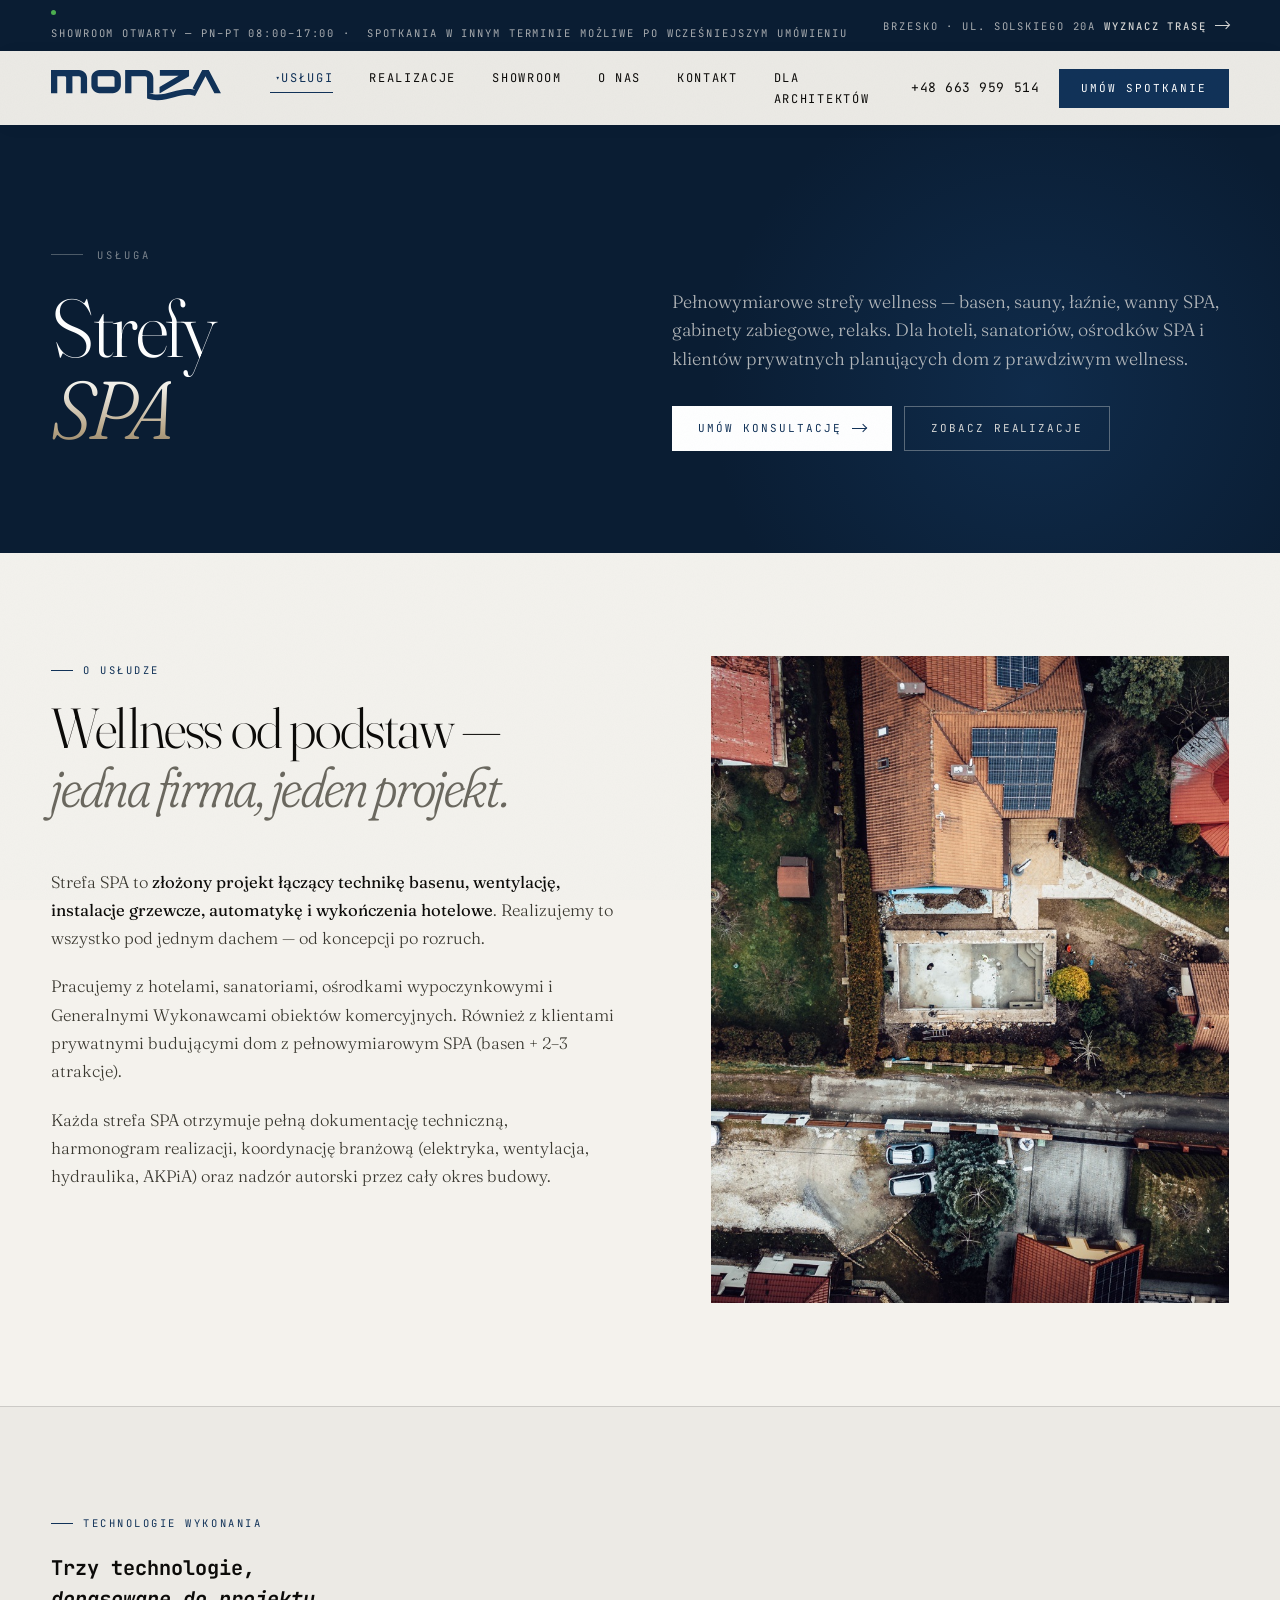
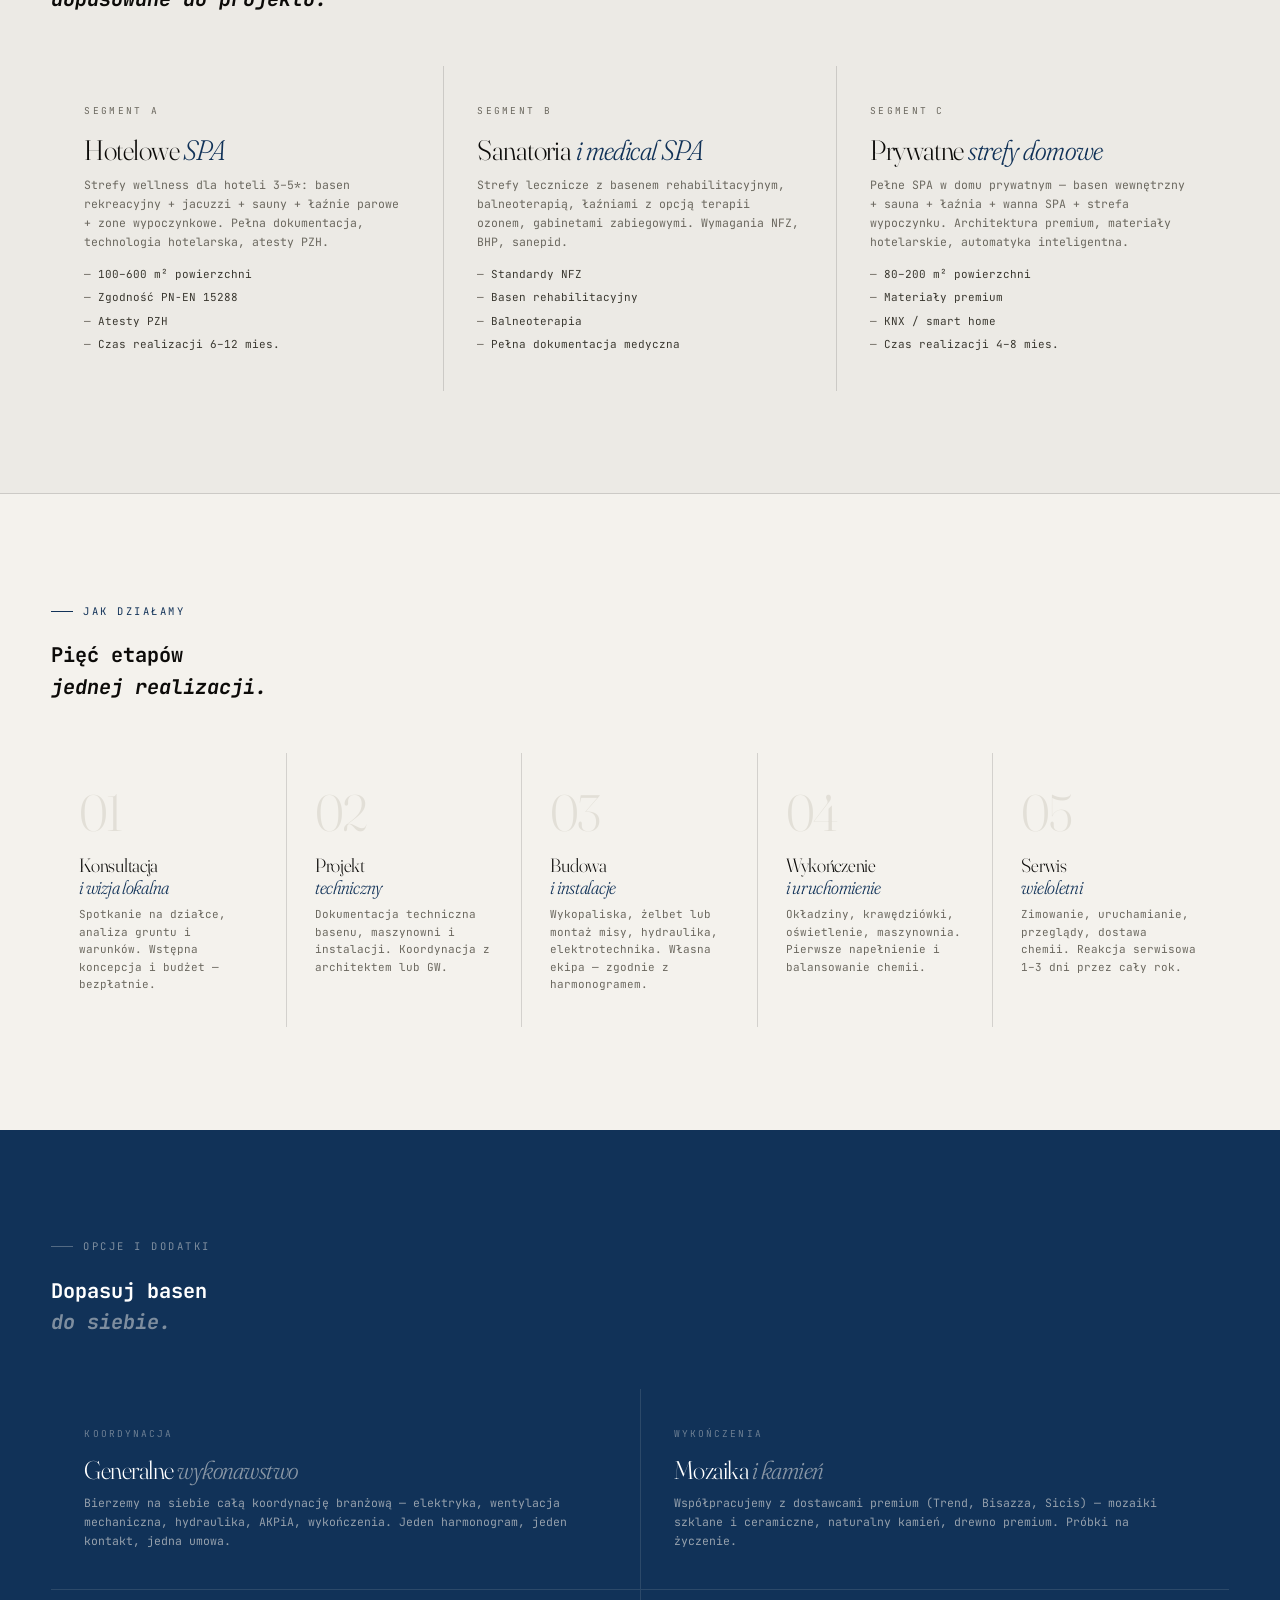
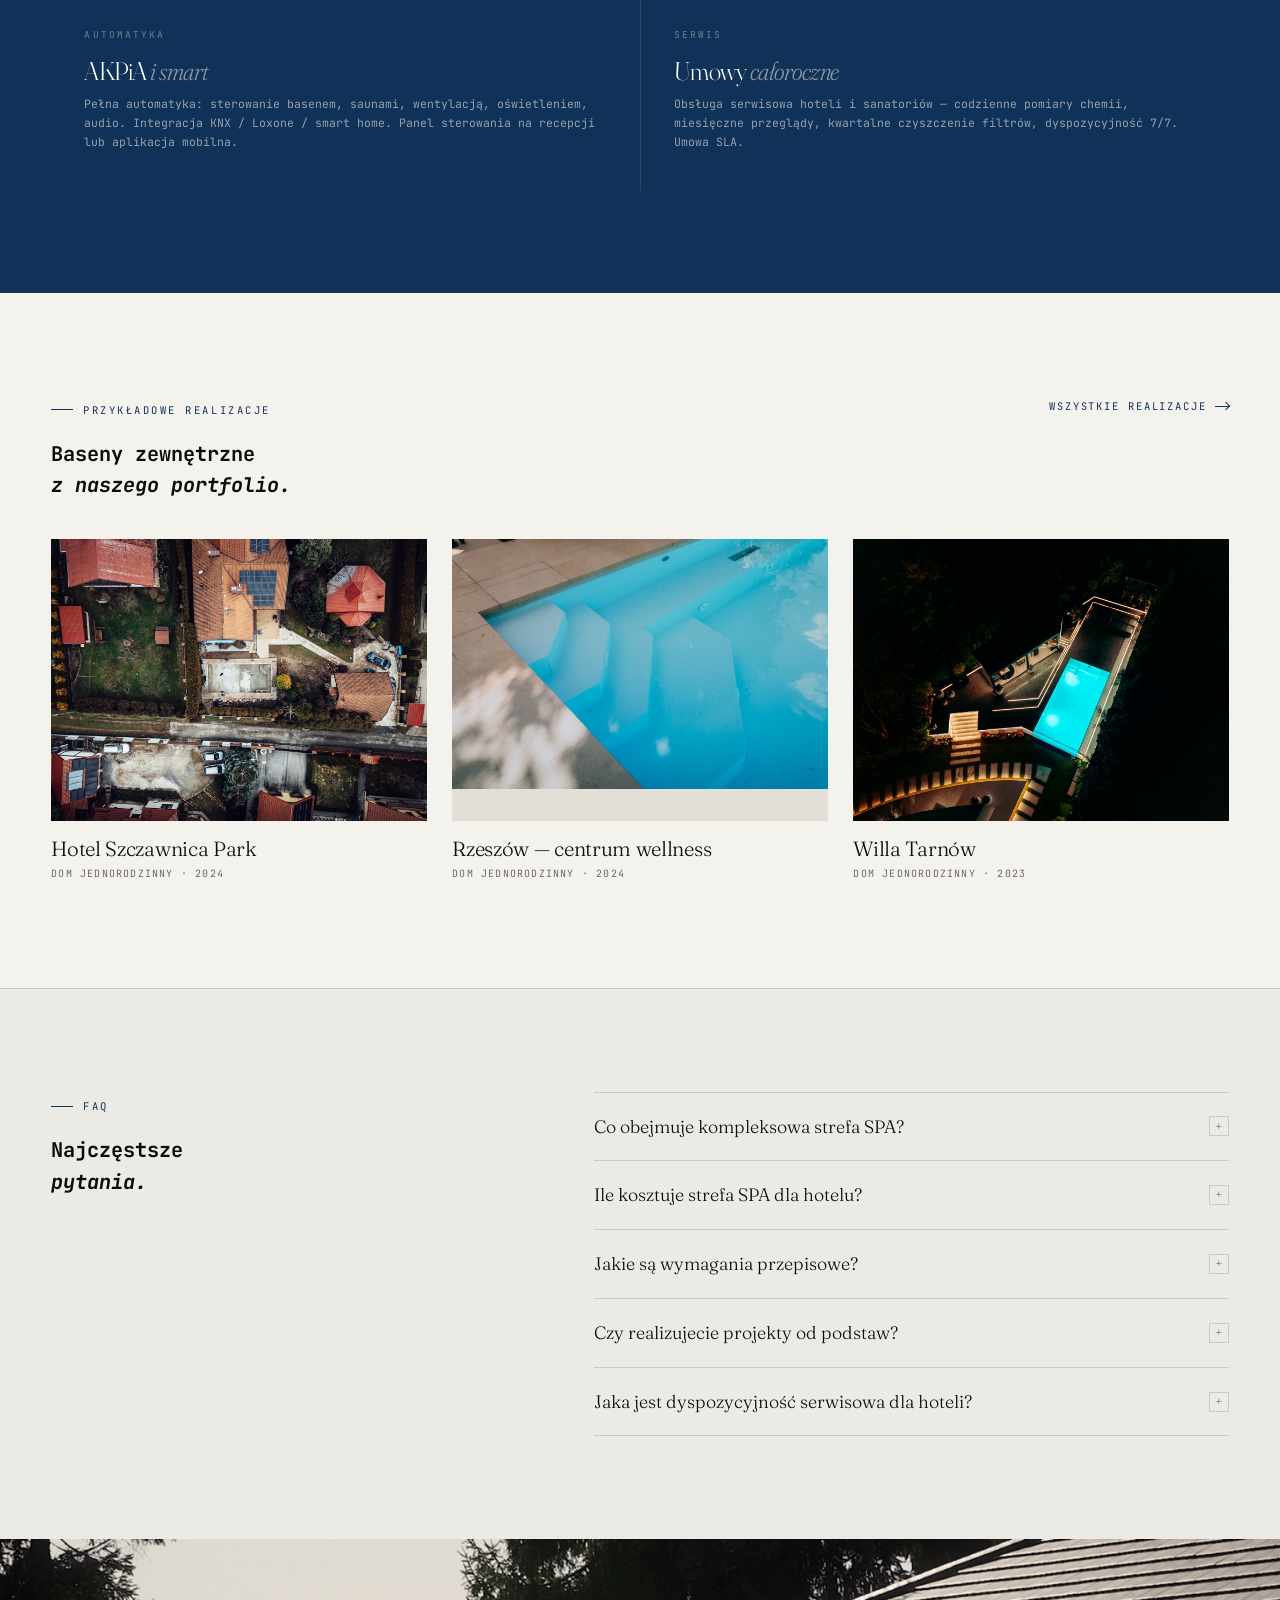
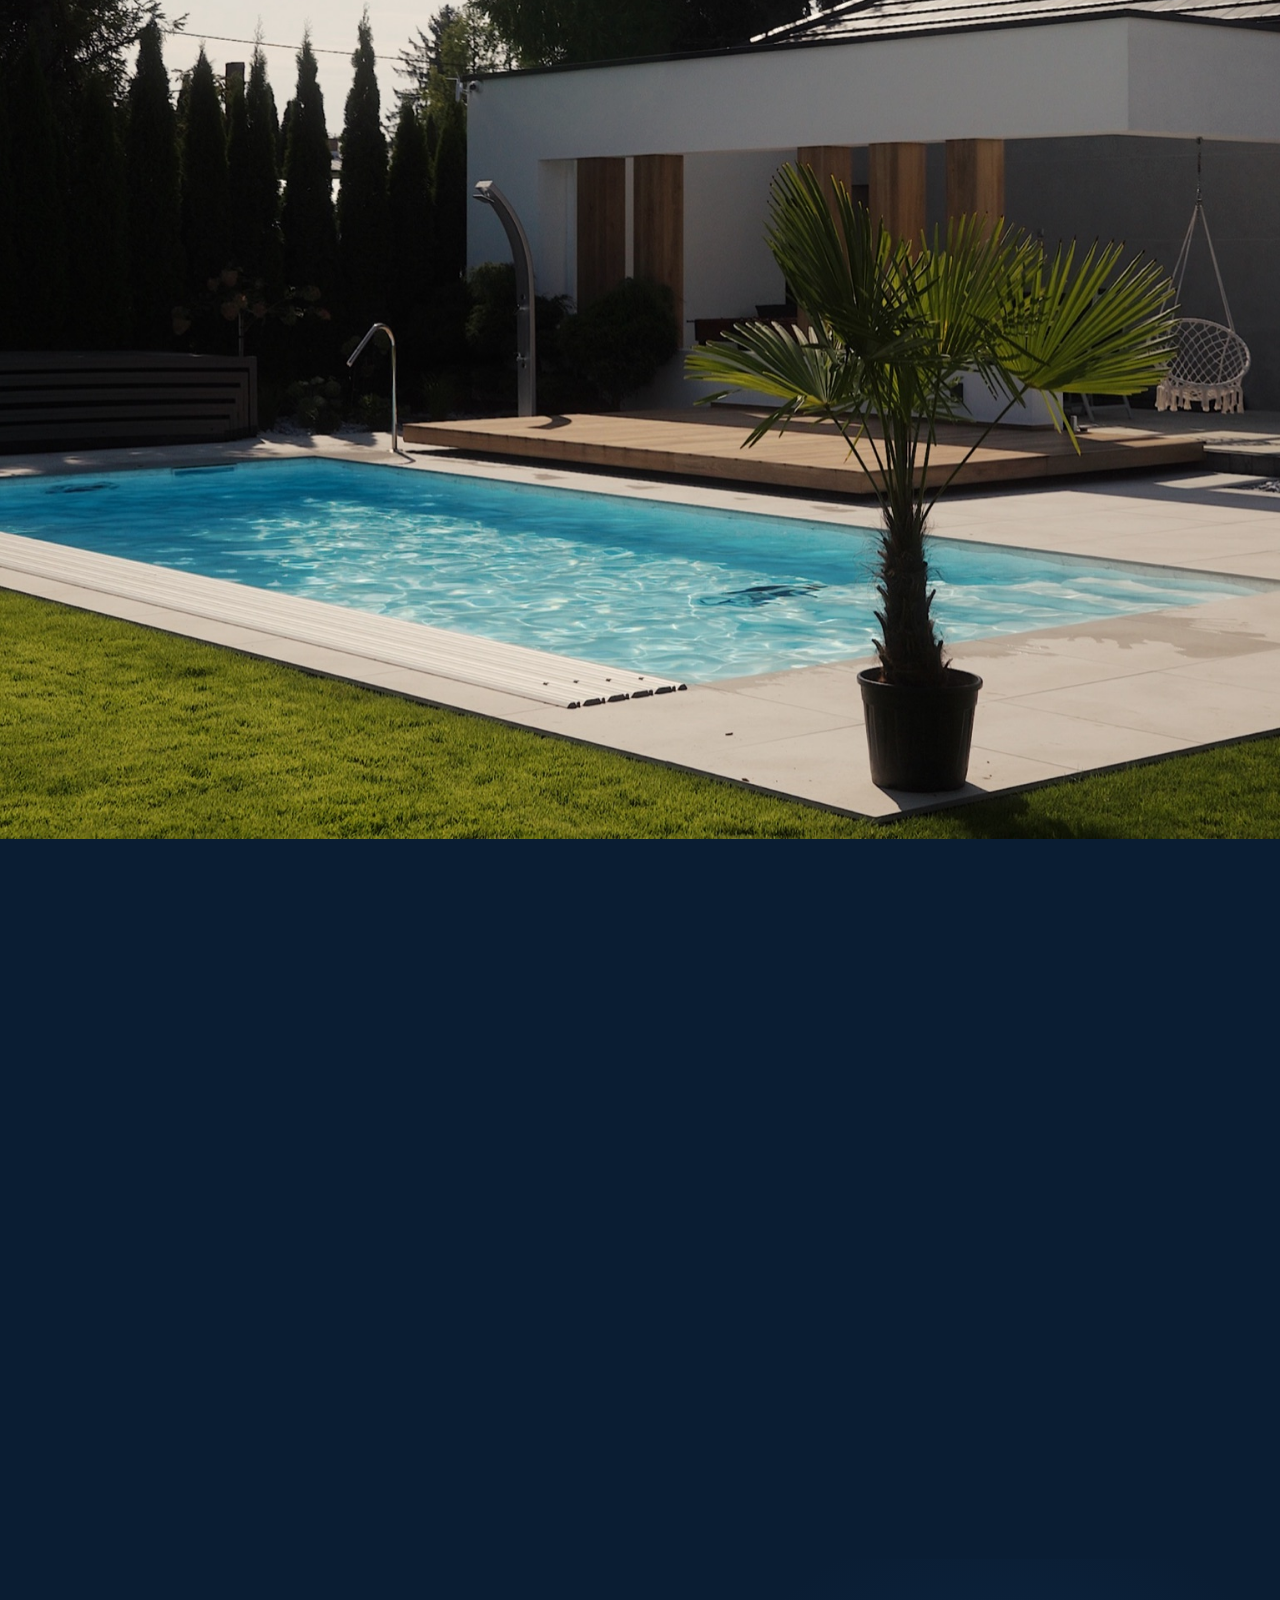
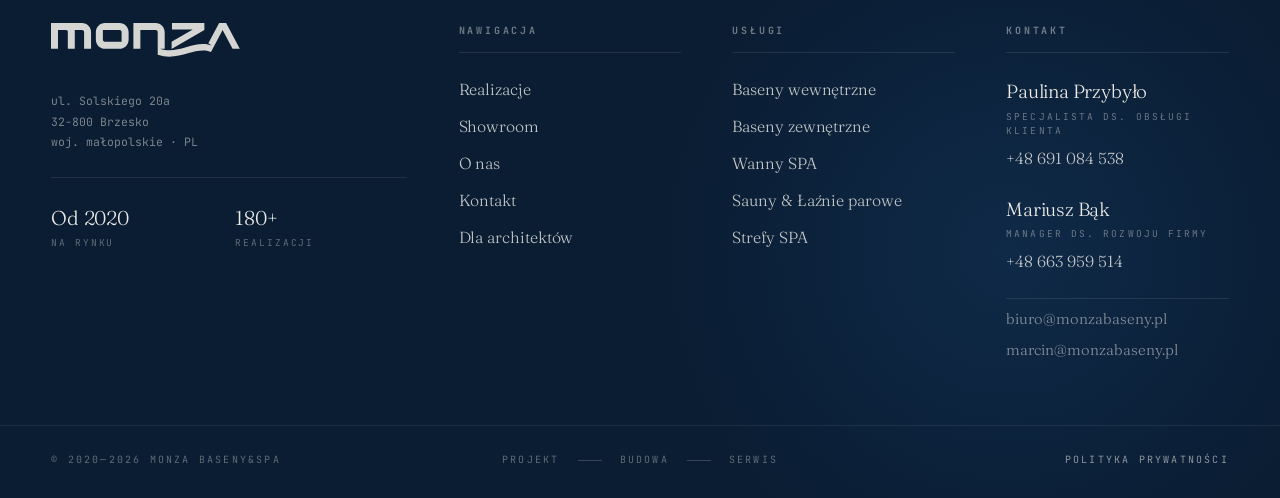
<file: strefy-spa.html>
<!doctype html>
<html lang="pl">
<head>
<meta charset="utf-8" />
<meta name="viewport" content="width=device-width, initial-scale=1" />
<title>Strefy SPA — MONZA baseny&SPA</title>
<meta name="description" content="Kompleksowe strefy SPA dla hoteli, sanatoriów i klientów prywatnych — projekt, budowa, koordynacja branżowa. MONZA baseny&SPA." />
<meta name="theme-color" content="#113258" />
<link rel="preconnect" href="https://fonts.googleapis.com" />
<link rel="preconnect" href="https://fonts.gstatic.com" crossorigin />
<link href="https://fonts.googleapis.com/css2?family=Fraunces:ital,opsz,wght@0,9..144,300..900;1,9..144,300..900&family=JetBrains+Mono:wght@400;500;600&display=swap" rel="stylesheet" />
<style>
:root{
  --navy:#113258;--navy-deep:#0A1D33;--cream:#ECEAE5;--cream-2:#E2DFD7;--paper:#F4F2ED;
  --ink:#0C0B09;--ink-2:#3A3830;--muted:#6B685F;--line:rgba(12,11,9,.14);
  --f-mono:"JetBrains Mono",ui-monospace,monospace;--f-serif:"Fraunces",Georgia,serif;
  --edge:clamp(20px,4vw,64px);
}
*,*::before,*::after{box-sizing:border-box;margin:0;padding:0}
:focus-visible{outline:2px solid var(--navy);outline-offset:3px}
html{scroll-behavior:smooth}
html,body{background:var(--paper);color:var(--ink);font-family:var(--f-mono);-webkit-font-smoothing:antialiased;font-size:13.5px;line-height:1.55}
body{overflow-x:hidden}
a{color:inherit;text-decoration:none}
img,svg{display:block;max-width:100%}
button{font:inherit;color:inherit;background:none;border:0;cursor:pointer}
::selection{background:var(--navy);color:var(--cream)}
body::before{content:"";position:fixed;inset:0;pointer-events:none;z-index:999;opacity:.04;mix-blend-mode:multiply;
  background-image:url("data:image/svg+xml;utf8,<svg xmlns='http://www.w3.org/2000/svg' width='240' height='240'><filter id='n'><feTurbulence type='fractalNoise' baseFrequency='.9' numOctaves='2'/><feColorMatrix values='0 0 0 0 .07  0 0 0 0 .2  0 0 0 0 .35  0 0 0 .6 0'/></filter><rect width='100%' height='100%' filter='url(%23n)'/></svg>")}

/* topbar */
.topbar{background:var(--navy-deep);color:rgba(236,234,229,.7);font-family:var(--f-mono);font-size:10.5px;letter-spacing:.18em;text-transform:uppercase;display:grid;grid-template-columns:1fr auto;align-items:center;padding:10px var(--edge);gap:24px;position:relative;z-index:50}
.topbar .l{display:flex;align-items:center;gap:10px;flex-wrap:wrap}
.topbar .dot{width:5px;height:5px;border-radius:50%;background:#4CAF50;flex-shrink:0}
.topbar .r{display:flex;align-items:center;gap:8px;white-space:nowrap}
.topbar .r a{color:rgba(236,234,229,.9);font-weight:500;display:inline-flex;align-items:center;gap:8px;transition:color .3s}
.topbar .r a:hover{color:#fff}
.topbar .arr{display:inline-block;width:14px;height:1px;background:currentColor;position:relative}
.topbar .arr::after{content:"";position:absolute;right:0;top:-3px;width:6px;height:6px;border-top:1px solid currentColor;border-right:1px solid currentColor;transform:rotate(45deg)}

/* nav */
.sticky-nav{background:var(--cream);color:var(--ink);box-shadow:0 2px 20px -8px rgba(12,11,9,.18);position:sticky;top:0;z-index:60}
.sticky-nav .sn-header{display:grid;grid-template-columns:auto 1fr auto;align-items:center;gap:40px;padding:16px var(--edge)}
.sticky-nav .sn-logo{height:36px;width:auto;color:var(--navy);display:block}
.sn-links{display:flex;gap:36px;list-style:none;margin-left:8px}
.sn-links a{font-family:var(--f-mono);font-size:12px;letter-spacing:.14em;text-transform:uppercase;color:var(--ink);position:relative;padding:4px 0;transition:opacity .3s}
.sn-links a:hover{opacity:.55}
.sn-links a::after{content:"";position:absolute;left:50%;bottom:-3px;width:0;height:1px;background:var(--navy);transition:width .3s,left .3s}
.sn-links a:hover::after{width:100%;left:0}
.sn-links .active>a{color:var(--navy)}
.sn-links .active>a::after{width:100%;left:0}
.sn-links .has-drop{position:relative}
.sn-links .has-drop::after{content:"";position:absolute;left:0;right:0;top:100%;height:14px;display:block;pointer-events:none}
.sn-links .has-drop>a::before{content:"▾";margin-left:5px;font-size:9px;vertical-align:1px}
.sn-links .drop{display:none;position:absolute;top:100%;left:0;background:var(--cream);min-width:210px;padding:14px 0 12px;list-style:none;border:1px solid var(--line);box-shadow:0 12px 32px -8px rgba(12,11,9,.15)}
.sn-links .has-drop:hover .drop{display:block}
.sn-links .drop li a{display:block;padding:9px 20px;font-size:11px;letter-spacing:.14em;color:var(--ink-2);white-space:nowrap;transition:color .2s,background .2s}
.sn-links .drop li a::after{display:none}
.sn-links .drop li a:hover{color:var(--navy);background:rgba(27,74,125,.04);opacity:1}
.sn-links .drop .active-sub a{color:var(--navy)}
.sn-right{display:flex;align-items:center;gap:20px;justify-content:flex-end}
.sn-right .tel{font-family:var(--f-mono);font-size:13px;color:var(--ink);letter-spacing:.04em;transition:color .3s}
.sn-right .tel:hover{color:var(--navy)}
.sn-cta{display:inline-flex;align-items:center;padding:11px 22px;background:var(--navy);color:#fff;font-family:var(--f-mono);font-size:11px;letter-spacing:.18em;text-transform:uppercase;transition:background .3s}
.sn-cta:hover{background:var(--navy-deep)}

/* breadcrumb */
.breadcrumb{padding:20px var(--edge);border-bottom:1px solid var(--line)}
.breadcrumb-inner{max-width:1200px;margin:0 auto;display:flex;align-items:center;gap:8px;font-family:var(--f-mono);font-size:10px;letter-spacing:.18em;text-transform:uppercase;color:var(--muted)}
.breadcrumb a{color:var(--muted);transition:color .2s}
.breadcrumb a:hover{color:var(--navy)}
.breadcrumb .sep{opacity:.4}

/* hero */
.page-hero{background:var(--navy-deep);padding:clamp(72px,9vw,128px) var(--edge) clamp(64px,8vw,112px);position:relative;overflow:hidden}
.page-hero::after{content:"";position:absolute;top:-20%;right:-8%;width:700px;height:700px;border-radius:50%;background:radial-gradient(circle,rgba(27,74,125,.32) 0%,transparent 65%);pointer-events:none}
.page-hero-inner{max-width:1200px;margin:0 auto;position:relative;z-index:1;display:grid;grid-template-columns:1fr 1fr;gap:clamp(48px,5vw,80px);align-items:end}
.page-hero .eyebrow{font-family:var(--f-mono);font-size:10.5px;letter-spacing:.28em;text-transform:uppercase;color:rgba(236,234,229,.5);display:inline-flex;align-items:center;gap:14px;margin-bottom:24px}
.page-hero .eyebrow::before{content:"";width:32px;height:1px;background:rgba(236,234,229,.3)}
.page-hero h1{font-family:var(--f-serif);font-weight:300;font-size:clamp(48px,6.4vw,96px);line-height:1.0;letter-spacing:-.03em;color:#fff;font-variation-settings:"opsz" 144}
.page-hero h1 i{font-style:italic;font-variation-settings:"opsz" 144,"SOFT" 80,"WONK" 1;background:linear-gradient(to bottom,#fff 0%,#F2EFE8 28%,#B9A687 70%,#7A6A4F 100%);-webkit-background-clip:text;background-clip:text;-webkit-text-fill-color:transparent}
.page-hero-lead{color:rgba(236,234,229,.75)}
.page-hero-lead p{font-family:var(--f-serif);font-weight:300;font-size:clamp(17px,1.4vw,21px);line-height:1.6;font-variation-settings:"opsz" 14;margin-bottom:32px}
.page-hero-actions{display:flex;gap:12px;flex-wrap:wrap}
.btn-white{display:inline-flex;align-items:center;gap:10px;padding:14px 26px;background:#fff;color:var(--navy);font-family:var(--f-mono);font-size:11px;letter-spacing:.18em;text-transform:uppercase;transition:opacity .3s}
.btn-white:hover{opacity:.88}
.btn-ghost-w{display:inline-flex;align-items:center;gap:10px;padding:13px 26px;border:1px solid rgba(236,234,229,.35);color:rgba(236,234,229,.9);font-family:var(--f-mono);font-size:11px;letter-spacing:.18em;text-transform:uppercase;transition:all .3s}
.btn-ghost-w:hover{background:rgba(236,234,229,.1);border-color:rgba(236,234,229,.6)}

/* section common */
.section{padding:clamp(64px,8vw,112px) var(--edge)}
.section-inner{max-width:1200px;margin:0 auto}
.section-eyebrow{font-family:var(--f-mono);font-size:10.5px;letter-spacing:.24em;text-transform:uppercase;color:var(--navy);display:inline-flex;align-items:center;gap:10px;margin-bottom:20px}
.section-eyebrow::before{content:"";width:22px;height:1px;background:var(--navy)}
.section h2{font-family:var(--f-serif);font-weight:300;font-size:clamp(36px,4.4vw,64px);line-height:1.05;letter-spacing:-.025em;color:var(--ink);font-variation-settings:"opsz" 144;margin-bottom:clamp(32px,4vw,56px)}
.section h2 i{font-style:italic;color:var(--muted);font-variation-settings:"opsz" 144,"SOFT" 80,"WONK" 1}

/* intro split */
.intro-grid{display:grid;grid-template-columns:1.1fr 1fr;gap:clamp(56px,7vw,112px);align-items:start}
.intro-body p{font-family:var(--f-serif);font-weight:300;font-size:clamp(16px,1.3vw,19px);line-height:1.7;color:var(--ink-2);font-variation-settings:"opsz" 14;margin-bottom:20px}
.intro-body p:last-child{margin-bottom:0}
.intro-body p strong{color:var(--ink);font-weight:400}
.intro-img{aspect-ratio:4/5;background:linear-gradient(135deg,var(--navy-deep) 0%,var(--navy) 100%);overflow:hidden;display:flex;align-items:center;justify-content:center}
.intro-img img{width:100%;height:100%;object-fit:cover}
.intro-img svg{opacity:.1;width:50%;max-width:160px}

/* technologies */
.tech-section{background:var(--cream);border-top:1px solid var(--line);border-bottom:1px solid var(--line);padding:clamp(64px,8vw,112px) var(--edge)}
.tech-inner{max-width:1200px;margin:0 auto}
.tech-grid{display:grid;grid-template-columns:repeat(3,1fr);gap:1px;background:var(--line);margin-top:clamp(32px,4vw,52px)}
.tech-item{background:var(--cream);padding:clamp(28px,3vw,44px) clamp(24px,2.6vw,40px)}
.tech-item .ti-n{font-family:var(--f-mono);font-size:9.5px;letter-spacing:.24em;text-transform:uppercase;color:var(--muted);margin-bottom:16px}
.tech-item h3{font-family:var(--f-serif);font-weight:300;font-size:clamp(22px,2.2vw,30px);line-height:1.1;letter-spacing:-.02em;color:var(--ink);font-variation-settings:"opsz" 144;margin-bottom:10px}
.tech-item h3 i{font-style:italic;color:var(--navy);font-variation-settings:"opsz" 144,"SOFT" 60,"WONK" 1}
.tech-item p{font-family:var(--f-mono);font-size:11.5px;line-height:1.65;color:var(--muted);margin-bottom:14px}
.tech-item ul{list-style:none;display:flex;flex-direction:column;gap:7px}
.tech-item ul li{font-family:var(--f-mono);font-size:11px;color:var(--ink-2);padding-left:14px;position:relative;line-height:1.5}
.tech-item ul li::before{content:"—";position:absolute;left:0;color:var(--muted)}

/* process */
.process-section{padding:clamp(64px,8vw,112px) var(--edge)}
.process-inner{max-width:1200px;margin:0 auto}
.process-steps{display:grid;grid-template-columns:repeat(5,1fr);gap:0;margin-top:clamp(32px,4vw,52px)}
.process-step{padding:clamp(24px,2.6vw,40px) clamp(20px,2.2vw,32px);border-right:1px solid var(--line);position:relative}
.process-step:last-child{border-right:0}
.process-step .ps-n{font-family:var(--f-serif);font-weight:300;font-size:clamp(40px,4vw,60px);line-height:1;color:var(--cream-2);letter-spacing:-.04em;font-variation-settings:"opsz" 144;display:block;margin-bottom:16px}
.process-step h3{font-family:var(--f-serif);font-weight:300;font-size:clamp(16px,1.5vw,20px);line-height:1.15;letter-spacing:-.015em;color:var(--ink);font-variation-settings:"opsz" 144;margin-bottom:8px}
.process-step h3 i{font-style:italic;color:var(--navy);font-variation-settings:"opsz" 144,"SOFT" 60,"WONK" 1}
.process-step p{font-family:var(--f-mono);font-size:11px;line-height:1.6;color:var(--muted)}

/* options */
.options-section{background:var(--navy);padding:clamp(64px,8vw,112px) var(--edge)}
.options-inner{max-width:1200px;margin:0 auto}
.options-inner .section-eyebrow{color:rgba(236,234,229,.5)}
.options-inner .section-eyebrow::before{background:rgba(236,234,229,.3)}
.options-inner h2{color:#fff}
.options-inner h2 i{color:rgba(236,234,229,.5);font-variation-settings:"opsz" 144,"SOFT" 80,"WONK" 1}
.options-grid{display:grid;grid-template-columns:1fr 1fr;gap:1px;background:rgba(236,234,229,.12)}
.option-item{background:var(--navy);padding:clamp(28px,3vw,44px) clamp(24px,2.6vw,40px)}
.option-item .oi-n{font-family:var(--f-mono);font-size:9.5px;letter-spacing:.22em;text-transform:uppercase;color:rgba(236,234,229,.42);margin-bottom:14px}
.option-item h3{font-family:var(--f-serif);font-weight:300;font-size:clamp(22px,2vw,28px);line-height:1.1;letter-spacing:-.02em;color:#fff;font-variation-settings:"opsz" 144;margin-bottom:10px}
.option-item h3 i{font-style:italic;font-variation-settings:"opsz" 144,"SOFT" 60,"WONK" 1;color:rgba(236,234,229,.55)}
.option-item p{font-family:var(--f-mono);font-size:11.5px;line-height:1.65;color:rgba(236,234,229,.6)}

/* realizations strip */
.real-strip{padding:clamp(64px,8vw,112px) var(--edge)}
.real-strip-inner{max-width:1200px;margin:0 auto}
.real-strip-head{display:flex;align-items:baseline;justify-content:space-between;margin-bottom:clamp(24px,3vw,40px);gap:24px}
.real-strip-head h2{margin-bottom:0}
.real-strip-link{font-family:var(--f-mono);font-size:10.5px;letter-spacing:.18em;text-transform:uppercase;color:var(--navy);white-space:nowrap;display:inline-flex;align-items:center;gap:8px;transition:opacity .3s}
.real-strip-link:hover{opacity:.65}
.real-strip-grid{display:grid;grid-template-columns:repeat(3,1fr);gap:clamp(16px,2vw,28px)}
.rs-card{display:block;position:relative;overflow:hidden}
.rs-card:hover .rs-img-ph{transform:scale(1.04)}
.rs-img{aspect-ratio:4/3;overflow:hidden;background:var(--cream-2)}
.rs-img-ph{width:100%;height:100%;background:linear-gradient(135deg,var(--navy-deep) 0%,var(--navy) 100%);display:flex;align-items:center;justify-content:center;transition:transform .6s cubic-bezier(.22,.61,.36,1)}
.rs-img-ph svg{opacity:.12;width:44%;max-width:100px}
.rs-body{padding:16px 0 4px}
.rs-title{font-family:var(--f-serif);font-weight:300;font-size:clamp(18px,1.6vw,22px);color:var(--ink);letter-spacing:-.015em;font-variation-settings:"opsz" 14;line-height:1.15;margin-bottom:6px}
.rs-meta{font-family:var(--f-mono);font-size:10px;letter-spacing:.12em;text-transform:uppercase;color:var(--muted)}

/* faq */
.faq-section{background:var(--cream);border-top:1px solid var(--line);padding:clamp(64px,8vw,112px) var(--edge)}
.faq-inner{max-width:1200px;margin:0 auto;display:grid;grid-template-columns:1fr 1.4fr;gap:clamp(56px,7vw,112px);align-items:start}
.faq-list{display:flex;flex-direction:column;gap:0}
.faq-item{border-bottom:1px solid var(--line)}
.faq-item:first-child{border-top:1px solid var(--line)}
.faq-q{width:100%;text-align:left;padding:20px 0;display:flex;align-items:center;justify-content:space-between;gap:16px;font-family:var(--f-serif);font-weight:300;font-size:clamp(16px,1.4vw,19px);color:var(--ink);font-variation-settings:"opsz" 14;cursor:pointer;transition:color .2s}
.faq-q:hover{color:var(--navy)}
.faq-q .fq-icon{flex-shrink:0;width:20px;height:20px;border:1px solid var(--line);display:flex;align-items:center;justify-content:center;font-size:14px;color:var(--muted);transition:all .2s;font-style:normal}
.faq-item.open .fq-icon{background:var(--navy);border-color:var(--navy);color:#fff}
.faq-a{display:none;padding:0 0 20px;font-family:var(--f-mono);font-size:12px;line-height:1.7;color:var(--muted)}
.faq-item.open .faq-a{display:block}

/* pin-cta (z index.html) */
.pin-cta{position:relative;min-height:180vh;background:var(--navy-deep)}
.pin-sticky{position:sticky;top:0;height:100vh;min-height:620px;overflow:hidden;background:var(--navy-deep)}
.pin-sticky::before{content:"";position:absolute;inset:0;background:radial-gradient(ellipse at 50% 55%,rgba(27,74,125,.28) 0%,transparent 65%);pointer-events:none;z-index:0}
.pin-img-box{position:absolute;inset:0;width:100%;height:100%;overflow:hidden;will-change:opacity;z-index:1}
.pin-img-box img,.pin-img-box video{width:100%;height:100%;object-fit:cover;display:block;filter:saturate(.95) contrast(1.02);will-change:opacity}
.pin-cta-overlay{position:absolute;inset:0;z-index:4;display:flex;flex-direction:column;align-items:center;justify-content:center;gap:clamp(20px,2.2vw,32px);padding:clamp(60px,8vw,120px) clamp(24px,5vw,80px);text-align:center;color:var(--cream);opacity:0;will-change:opacity;pointer-events:none}
.pin-cta-overlay>*{pointer-events:auto}
.pin-cta-overlay h2{font-family:var(--f-serif);font-weight:300;font-size:clamp(56px,8.6vw,148px);line-height:.92;letter-spacing:-.03em;font-variation-settings:"opsz" 144;margin:0;background:linear-gradient(to bottom,#fff 0%,#F2EFE8 28%,#B9A687 70%,#7A6A4F 100%);-webkit-background-clip:text;background-clip:text;-webkit-text-fill-color:transparent;color:transparent}
.pin-cta-overlay h2 i{font-style:italic;font-variation-settings:"opsz" 144,"SOFT" 80,"WONK" 1}
.pin-cta-overlay p{font-family:var(--f-serif);font-weight:300;font-size:clamp(17px,1.4vw,21px);line-height:1.55;color:rgba(236,234,229,.82);max-width:56ch;font-variation-settings:"opsz" 14;margin:0}
.pin-cta-overlay .pair{display:flex;flex-wrap:wrap;gap:14px;margin-top:8px;justify-content:center}
.btn{display:inline-flex;align-items:center;gap:10px;padding:14px 24px;border:1px solid var(--navy);color:var(--navy);font-family:var(--f-mono);font-size:11px;letter-spacing:.18em;text-transform:uppercase;background:transparent;transition:all .3s}
.btn:hover{background:var(--navy);color:var(--cream)}
.btn .arr{display:inline-block;width:16px;height:1px;background:currentColor;position:relative}
.btn .arr::after{content:"";position:absolute;right:0;top:-3px;width:6px;height:6px;border-top:1px solid currentColor;border-right:1px solid currentColor;transform:rotate(45deg)}
.btn-solid{background:var(--navy);color:var(--cream);border-color:var(--navy)}
.btn-solid:hover{background:var(--ink);border-color:var(--ink);color:var(--cream)}
.pin-cta-overlay .btn{border-color:var(--cream);color:var(--cream)}
.pin-cta-overlay .btn:hover{background:var(--cream);color:var(--navy)}
.pin-cta-overlay .btn-solid{background:var(--cream);color:var(--navy);border-color:var(--cream)}
.pin-cta-overlay .btn-solid:hover{background:transparent;color:var(--cream)}
.arr{display:inline-block;width:14px;height:1px;background:currentColor;position:relative}
.arr::after{content:"";position:absolute;right:0;top:-3px;width:6px;height:6px;border-top:1px solid currentColor;border-right:1px solid currentColor;transform:rotate(45deg)}

/* footer */
footer.foot{background:var(--navy-deep);color:rgba(236,234,229,.7);position:relative;overflow:hidden}
footer.foot::after{content:"";position:absolute;top:-20%;right:-10%;width:800px;height:800px;border-radius:50%;background:radial-gradient(circle,rgba(27,74,125,.28) 0%,transparent 60%);pointer-events:none}
.foot-grid{position:relative;z-index:1;max-width:1440px;margin:0 auto;padding:clamp(48px,5vw,72px) var(--edge);display:grid;grid-template-columns:1.6fr 1fr 1fr 1fr;gap:clamp(40px,4vw,64px)}
.foot-brand .f-brand{margin-bottom:28px}
.foot-brand .f-brand-mark{height:40px;width:auto;color:rgba(236,234,229,.9)}
.foot-brand .ad{font-family:var(--f-mono);font-size:11.5px;line-height:1.8;color:rgba(236,234,229,.5);margin-bottom:24px;padding-bottom:24px;border-bottom:1px solid rgba(236,234,229,.1)}
.foot-brand .meta{display:grid;grid-template-columns:1fr 1fr;gap:12px}
.foot-brand .meta>div{display:flex;flex-direction:column;gap:3px}
.foot-brand .meta>div em{font-family:var(--f-serif);font-weight:300;font-size:20px;color:var(--cream);font-style:normal;letter-spacing:-.01em}
.foot-brand .meta>div span{font-family:var(--f-mono);font-size:9.5px;letter-spacing:.2em;text-transform:uppercase;color:rgba(236,234,229,.38)}
.foot-col h5{font-family:var(--f-mono);font-size:10px;letter-spacing:.28em;text-transform:uppercase;color:rgba(236,234,229,.45);margin:0 0 24px;padding-bottom:14px;border-bottom:1px solid rgba(236,234,229,.1)}
.foot-col ul{list-style:none;display:grid;gap:12px}
.foot-col ul a{font-family:var(--f-serif);font-weight:300;font-size:16px;color:rgba(236,234,229,.82);transition:color .3s,transform .3s;letter-spacing:-.005em;font-variation-settings:"opsz" 14;display:inline-block}
.foot-col ul a:hover{color:var(--cream);transform:translateX(3px)}
.ft-persons{display:grid;gap:24px}
.ft-person{display:flex;flex-direction:column;gap:3px}
.ft-name{font-family:var(--f-serif);font-weight:300;font-size:19px;color:var(--cream);letter-spacing:-.01em;font-variation-settings:"opsz" 14}
.ft-role{font-family:var(--f-mono);font-size:9.5px;letter-spacing:.22em;text-transform:uppercase;color:rgba(236,234,229,.42)}
.ft-tel{font-family:var(--f-serif);font-weight:300;font-size:16px;color:rgba(236,234,229,.82);text-decoration:none;margin-top:4px;transition:color .3s}
.ft-tel:hover{color:var(--cream)}
.ft-emails{display:flex;flex-direction:column;gap:8px;padding-top:8px;border-top:1px solid rgba(236,234,229,.1)}
.ft-emails a{font-family:var(--f-serif);font-weight:300;font-size:15px;color:rgba(236,234,229,.55);text-decoration:none;transition:color .3s}
.ft-emails a:hover{color:rgba(236,234,229,.82)}
.foot-bar{position:relative;z-index:1;max-width:1440px;margin:0 auto;padding:26px var(--edge) 30px;display:grid;grid-template-columns:1fr auto 1fr;gap:24px;border-top:1px solid rgba(236,234,229,.08);font-family:var(--f-mono);font-size:10px;letter-spacing:.22em;text-transform:uppercase;color:rgba(236,234,229,.38);align-items:center}
.foot-bar .c{text-align:center;display:flex;gap:18px;align-items:center;justify-content:center}
.foot-bar .c .ln{width:24px;height:1px;background:rgba(236,234,229,.2)}
.foot-bar .r{text-align:right}
.foot-bar a{color:rgba(236,234,229,.58);transition:color .3s}
.foot-bar a:hover{color:var(--cream)}

@media(max-width:960px){
  .page-hero-inner,.intro-grid,.faq-inner{grid-template-columns:1fr}
  .process-steps{grid-template-columns:1fr 1fr;border-top:1px solid var(--line)}
  .process-step{border-top:0;border-right:1px solid var(--line)}
  .process-step:nth-child(even){border-right:0}
  .options-grid,.tech-grid{grid-template-columns:1fr 1fr}
  .real-strip-grid{grid-template-columns:1fr 1fr}
  .foot-grid{grid-template-columns:1fr 1fr}
  .sn-links{gap:20px}
}
@media(max-width:600px){
  .process-steps,.options-grid,.tech-grid{grid-template-columns:1fr}
  .process-step{border-right:0;border-bottom:1px solid var(--line)}
  .real-strip-grid{grid-template-columns:1fr}
  .foot-grid{grid-template-columns:1fr}
  .foot-bar{grid-template-columns:1fr;text-align:center;gap:12px}
  .foot-bar .r{text-align:center}
}

/* ===== mobile responsive ===== */
.mn-logo{display:block;width:120px;color:var(--cream);margin:0 0 28px}
.mn-logo svg{width:100%;height:auto;display:block}
.topbar-ext{display:inline}
.hamburger{display:none;width:44px;height:44px;align-items:center;justify-content:center;flex-direction:column;gap:5px;cursor:pointer;background:transparent;border:0;padding:0;z-index:80}
.hamburger span{display:block;width:22px;height:2px;background:var(--ink);transition:transform .3s,opacity .25s}
.hamburger.open span:nth-child(1){transform:translateY(7px) rotate(45deg)}
.hamburger.open span:nth-child(2){opacity:0}
.hamburger.open span:nth-child(3){transform:translateY(-7px) rotate(-45deg)}
.mobile-nav{position:fixed;inset:0;background:var(--navy-deep);color:var(--cream);z-index:75;display:flex;flex-direction:column;padding:24px var(--edge) 24px;overflow-y:auto;transform:translateY(-100%);transition:transform .35s cubic-bezier(.22,.61,.36,1);visibility:hidden}
.mn-close{position:absolute;top:18px;right:var(--edge);width:44px;height:44px;display:flex;align-items:center;justify-content:center;background:transparent;border:1px solid rgba(236,234,229,.25);color:var(--cream);cursor:pointer;padding:0;z-index:5;transition:background .25s,border-color .25s}
.mn-close:hover{background:rgba(236,234,229,.08);border-color:rgba(236,234,229,.55)}
.mn-close svg{width:18px;height:18px;display:block}
.mobile-nav.open{transform:translateY(0);visibility:visible}
.mobile-nav .mn-links{list-style:none;display:flex;flex-direction:column;gap:0;margin:0;padding:0}
.mobile-nav .mn-links>li{border-bottom:1px solid rgba(236,234,229,.1)}
.mobile-nav .mn-links>li>a,.mobile-nav .mn-drop-toggle{display:flex;align-items:center;justify-content:space-between;padding:18px 0;font-family:var(--f-serif);font-weight:300;font-size:24px;color:rgba(236,234,229,.92);font-variation-settings:"opsz" 14;text-decoration:none;background:transparent;border:0;width:100%;text-align:left;cursor:pointer;letter-spacing:-.01em;min-height:44px}
.mobile-nav .mn-drop-toggle::after{content:"▾";font-size:14px;color:rgba(236,234,229,.6);transition:transform .3s}
.mobile-nav .mn-drop.open .mn-drop-toggle::after{transform:rotate(180deg)}
.mobile-nav .mn-sub{list-style:none;max-height:0;overflow:hidden;transition:max-height .35s ease;margin:0;padding:0}
.mobile-nav .mn-drop.open .mn-sub{max-height:600px !important}
.mobile-nav .mn-sub li a{display:block;padding:12px 16px;font-family:var(--f-mono);font-size:13px;letter-spacing:.08em;color:rgba(236,234,229,.6);min-height:44px;display:flex;align-items:center}
.mobile-nav .mn-sub li a:hover{color:var(--cream)}
.mobile-nav .mn-foot{margin-top:auto;padding-top:32px;border-top:1px solid rgba(236,234,229,.12);display:flex;flex-direction:column;gap:16px}
.mobile-nav .mn-foot .mn-tel{font-family:var(--f-serif);font-weight:300;font-size:22px;color:var(--cream);font-variation-settings:"opsz" 14}
.mobile-nav .mn-foot .mn-tel-label{font-family:var(--f-mono);font-size:10px;letter-spacing:.22em;text-transform:uppercase;color:rgba(236,234,229,.45);margin-bottom:4px;display:block}
.mobile-nav .mn-cta{display:inline-flex;justify-content:center;align-items:center;padding:14px 22px;background:var(--cream);color:var(--navy);font-family:var(--f-mono);font-size:12px;letter-spacing:.2em;text-transform:uppercase;text-decoration:none;min-height:48px;margin-top:8px}
body.mn-locked{overflow:hidden}
.mobile-cta-bar{display:none;position:fixed;bottom:0;left:0;right:0;z-index:55;background:var(--cream);border-top:1px solid var(--line);padding:10px var(--edge) calc(10px + env(safe-area-inset-bottom,0px));gap:10px;box-shadow:0 -4px 16px rgba(12,11,9,.08)}
.mobile-cta-bar a{flex:1;display:inline-flex;align-items:center;justify-content:center;gap:8px;padding:14px 12px;font-family:var(--f-mono);font-size:11px;letter-spacing:.16em;text-transform:uppercase;min-height:48px;text-decoration:none}
.mobile-cta-bar .mcb-tel{background:var(--navy);color:#fff}
.mobile-cta-bar .mcb-msg{background:transparent;color:var(--navy);border:1px solid var(--navy)}
.mobile-cta-bar svg{width:14px;height:14px}
@media (max-width:860px){
  .sticky-nav .sn-links,.sticky-nav .sn-right{display:none !important}
  .hamburger{display:inline-flex}
  .sticky-nav .sn-header{grid-template-columns:auto 1fr auto;gap:16px}
  .topbar{font-size:9px;letter-spacing:.12em;padding:8px var(--edge);grid-template-columns:1fr}
  .topbar .r{display:none}
  .topbar-ext{display:none}
  .topbar .l{justify-content:center;text-align:center}
  .mobile-cta-bar{display:flex}
  body{padding-bottom:70px}
  /* Pin-CTA — uproszczona wersja mobile (bez scroll-pin) */
  .pin-cta{min-height:auto;position:relative}
  .pin-sticky{position:relative;top:auto;height:auto;min-height:520px;padding:60px var(--edge)}
  .pin-img-box{position:absolute;inset:0}
  .pin-img-box video,.pin-img-box img{opacity:.32 !important}
  .pin-cta-overlay{position:relative;opacity:1 !important;padding:0;justify-content:center;min-height:420px}
  .pin-cta-overlay h2{font-size:clamp(40px,11vw,64px)}
  .pin-hint,.pin-eyebrow{display:none}

  /* iOS — zapobiega zoom przy focusie na inputach */
  .cmodal-row input,.cmodal-row select,.cmodal-row textarea,.cform-row input,.cform-row select,.cform-row textarea{font-size:16px !important}
  input,select,textarea{font-size:16px}
}
@media (max-width:600px){
  .mobile-nav .mn-links>li>a,.mobile-nav .mn-drop-toggle{font-size:21px;padding:16px 0}
}
</style>
</head>
<body>

<!-- topbar -->
<div class="topbar">
  <div class="l">
    <span class="dot"></span>
    <span>Showroom otwarty — Pn–Pt 08:00–17:00<span class="topbar-ext">&nbsp;·&nbsp; spotkania w innym terminie możliwe po wcześniejszym umówieniu</span></span>
  </div>
  <div class="r">
    <span>Brzesko · ul. Solskiego 20A</span>
    <a href="https://maps.google.com/?q=ul.+Solskiego+20A,+Brzesko" target="_blank" rel="noopener">Wyznacz trasę <span class="arr"></span></a>
  </div>
</div>

<!-- nav -->
<div class="sticky-nav">
  <div class="sn-header">
    <a href="index.html" aria-label="MONZA baseny & SPA — strona główna">
      <svg class="sn-logo" viewBox="0 0 336 71" fill="none" xmlns="http://www.w3.org/2000/svg">
        <path d="M311.102 0.225543L310.989 0H298.343L298.23 0.228676L279.3 36.018L285.349 39.7301C282.953 38.9814 280.575 38.4363 278.22 38.0698C275.917 37.7127 273.64 37.5154 271.372 37.4621C270.924 37.4496 270.47 37.4402 270.022 37.4402C259.547 37.412 249.447 40.2062 239.527 42.9378C224.29 47.148 209.83 51.1388 193.66 45.6882H201.814V16.2047C201.814 7.33956 194.6 0.125302 185.734 0.125302H146.255V45.6819H158.641V12.5114H185.734C187.771 12.5114 189.428 14.1685 189.428 16.2047V45.6819H189.453V56.414C196.554 58.8292 203.386 59.7533 209.943 59.7533C221.812 59.7533 232.82 56.7148 243.001 53.9049C255.628 50.4121 266.921 47.3014 278.342 49.7668C280.231 50.1677 282.117 50.7253 284.009 51.4615L287.063 45.6851L288.422 43.107L304.668 12.3955L322.273 45.6819H335.144L311.102 0.228676V0.225543Z" fill="currentColor"/>
        <path d="M272.248 12.3516V0H214.722V11.5184H251.704L214.086 33.3366V45.685H214.828L272.248 12.3516Z" fill="currentColor"/>
        <path d="M55.0701 0.125488H0V45.6821H12.3861V12.5116H27.0213C28.5876 12.5116 29.8563 13.7803 29.8563 15.3465V45.6852H42.2424V12.5116H55.0701C57.1094 12.5116 58.7634 14.1656 58.7634 16.2048V45.6821H71.1495V16.2048C71.1495 7.32408 63.9509 0.125488 55.0701 0.125488Z" fill="currentColor"/>
        <path d="M121.69 0H95.7119C86.8218 0 79.6138 7.20486 79.6138 16.095V29.5869C79.6138 38.4771 86.8218 45.685 95.7119 45.685H121.69C130.58 45.685 137.785 38.4771 137.785 29.5869V16.095C137.785 7.20799 130.58 0 121.69 0ZM125.321 33.2238H95.4081C93.5693 33.2238 92.0782 31.7327 92.0782 29.8939V12.4644H121.69C123.695 12.4644 125.321 14.0902 125.321 16.095V33.2238Z" fill="currentColor"/>
      </svg>
    </a>
    <nav>
      <ul class="sn-links">
        <li class="has-drop active"><a href="#">Usługi</a>
          <ul class="drop">
            <li><a href="baseny-wewnetrzne.html">Baseny wewnętrzne</a></li>
            <li><a href="baseny-zewnetrzne.html">Baseny zewnętrzne</a></li>
            <li><a href="wanny-spa.html">Wanny SPA</a></li>
            <li><a href="sauny.html">Sauny</a></li>
            <li><a href="laznie-parowe.html">Łaźnie parowe</a></li>
            <li class="active-sub"><a href="strefy-spa.html">Strefy SPA</a></li>
          </ul>
        </li>
        <li><a href="realizacje.html">Realizacje</a></li>
        <li><a href="showroom.html">Showroom</a></li>
        <li><a href="o-nas.html">O&nbsp;nas</a></li>
        <li><a href="kontakt.html">Kontakt</a></li>
        <li><a href="architekci.html">Dla architektów</a></li>
      </ul>
    </nav>
    <div class="sn-right">
      <a href="tel:+48663959514" class="tel">+48&nbsp;663&nbsp;959&nbsp;514</a>
      <a href="kontakt.html" class="sn-cta" data-modal="form">Umów spotkanie</a>
    </div>
  </div>
</div>

<!-- hero -->
<section class="page-hero">
  <div class="page-hero-inner">
    <div>
      <div class="eyebrow">Usługa</div>
      <h1>Strefy<br/><i>SPA</i></h1>
    </div>
    <div class="page-hero-lead">
      <p>Pełnowymiarowe strefy wellness — basen, sauny, łaźnie, wanny SPA, gabinety zabiegowe, relaks. Dla hoteli, sanatoriów, ośrodków SPA i klientów prywatnych planujących dom z prawdziwym wellness.</p>
      <div class="page-hero-actions">
        <a href="kontakt.html" class="btn-white" data-modal="form">Umów konsultację <span class="arr"></span></a>
        <a href="realizacje.html" class="btn-ghost-w">Zobacz realizacje</a>
      </div>
    </div>
  </div>
</section>

<!-- intro -->
<section class="section">
  <div class="section-inner">
    <div class="intro-grid">
      <div>
        <div class="section-eyebrow">O usłudze</div>
        <h2>Wellness od podstaw —<br/><i>jedna firma, jeden projekt.</i></h2>
        <div class="intro-body">
          <p>Strefa SPA to <strong>złożony projekt łączący technikę basenu, wentylację, instalacje grzewcze, automatykę i wykończenia hotelowe</strong>. Realizujemy to wszystko pod jednym dachem — od koncepcji po rozruch.</p>
          <p>Pracujemy z hotelami, sanatoriami, ośrodkami wypoczynkowymi i Generalnymi Wykonawcami obiektów komercyjnych. Również z klientami prywatnymi budującymi dom z pełnowymiarowym SPA (basen + 2–3 atrakcje).</p>
          <p>Każda strefa SPA otrzymuje pełną dokumentację techniczną, harmonogram realizacji, koordynację branżową (elektryka, wentylacja, hydraulika, AKPiA) oraz nadzór autorski przez cały okres budowy.</p>
        </div>
      </div>
      <div class="intro-img"><img src="assets/img/realizacje/okocim-drone.jpg" alt="Strefy SPA MONZA" /></div>
    </div>
  </div>
</section>

<!-- technologie -->
<div class="tech-section">
  <div class="tech-inner">
    <div class="section-eyebrow">Technologie wykonania</div>
    <h2>Trzy technologie,<br/><i>dopasowane do projektu.</i></h2>
    <div class="tech-grid">
      <div class="tech-item">
        <div class="ti-n">Segment A</div>
        <h3>Hotelowe <i>SPA</i></h3>
        <p>Strefy wellness dla hoteli 3–5*: basen rekreacyjny + jacuzzi + sauny + łaźnie parowe + zone wypoczynkowe. Pełna dokumentacja, technologia hotelarska, atesty PZH.</p>
        <ul>
          <li>100–600 m² powierzchni</li>
          <li>Zgodność PN-EN 15288</li>
          <li>Atesty PZH</li>
          <li>Czas realizacji 6–12 mies.</li>
        </ul>
      </div>
      <div class="tech-item">
        <div class="ti-n">Segment B</div>
        <h3>Sanatoria <i>i medical SPA</i></h3>
        <p>Strefy lecznicze z basenem rehabilitacyjnym, balneoterapią, łaźniami z opcją terapii ozonem, gabinetami zabiegowymi. Wymagania NFZ, BHP, sanepid.</p>
        <ul>
          <li>Standardy NFZ</li>
          <li>Basen rehabilitacyjny</li>
          <li>Balneoterapia</li>
          <li>Pełna dokumentacja medyczna</li>
        </ul>
      </div>
      <div class="tech-item">
        <div class="ti-n">Segment C</div>
        <h3>Prywatne <i>strefy domowe</i></h3>
        <p>Pełne SPA w domu prywatnym — basen wewnętrzny + sauna + łaźnia + wanna SPA + strefa wypoczynku. Architektura premium, materiały hotelarskie, automatyka inteligentna.</p>
        <ul>
          <li>80–200 m² powierzchni</li>
          <li>Materiały premium</li>
          <li>KNX / smart home</li>
          <li>Czas realizacji 4–8 mies.</li>
        </ul>
      </div>
    </div>
  </div>
</div>

<!-- proces -->
<section class="process-section">
  <div class="process-inner">
    <div class="section-eyebrow">Jak działamy</div>
    <h2>Pięć etapów<br/><i>jednej realizacji.</i></h2>
    <div class="process-steps">
      <div class="process-step">
        <span class="ps-n">01</span>
        <h3>Konsultacja<br/><i>i wizja lokalna</i></h3>
        <p>Spotkanie na działce, analiza gruntu i warunków. Wstępna koncepcja i budżet — bezpłatnie.</p>
      </div>
      <div class="process-step">
        <span class="ps-n">02</span>
        <h3>Projekt<br/><i>techniczny</i></h3>
        <p>Dokumentacja techniczna basenu, maszynowni i instalacji. Koordynacja z architektem lub GW.</p>
      </div>
      <div class="process-step">
        <span class="ps-n">03</span>
        <h3>Budowa<br/><i>i instalacje</i></h3>
        <p>Wykopaliska, żelbet lub montaż misy, hydraulika, elektrotechnika. Własna ekipa — zgodnie z harmonogramem.</p>
      </div>
      <div class="process-step">
        <span class="ps-n">04</span>
        <h3>Wykończenie<br/><i>i uruchomienie</i></h3>
        <p>Okładziny, krawędziówki, oświetlenie, maszynownia. Pierwsze napełnienie i balansowanie chemii.</p>
      </div>
      <div class="process-step">
        <span class="ps-n">05</span>
        <h3>Serwis<br/><i>wieloletni</i></h3>
        <p>Zimowanie, uruchamianie, przeglądy, dostawa chemii. Reakcja serwisowa 1–3 dni przez cały rok.</p>
      </div>
    </div>
  </div>
</section>

<!-- opcje -->
<div class="options-section">
  <div class="options-inner">
    <div class="section-eyebrow">Opcje i dodatki</div>
    <h2>Dopasuj basen<br/><i>do siebie.</i></h2>
    <div class="options-grid" style="margin-top:clamp(32px,4vw,52px)">
      <div class="option-item">
        <div class="oi-n">Koordynacja</div>
        <h3>Generalne <i>wykonawstwo</i></h3>
        <p>Bierzemy na siebie całą koordynację branżową — elektryka, wentylacja mechaniczna, hydraulika, AKPiA, wykończenia. Jeden harmonogram, jeden kontakt, jedna umowa.</p>
      </div>
      <div class="option-item">
        <div class="oi-n">Wykończenia</div>
        <h3>Mozaika <i>i kamień</i></h3>
        <p>Współpracujemy z dostawcami premium (Trend, Bisazza, Sicis) — mozaiki szklane i ceramiczne, naturalny kamień, drewno premium. Próbki na życzenie.</p>
      </div>
      <div class="option-item">
        <div class="oi-n">Automatyka</div>
        <h3>AKPiA <i>i smart</i></h3>
        <p>Pełna automatyka: sterowanie basenem, saunami, wentylacją, oświetleniem, audio. Integracja KNX / Loxone / smart home. Panel sterowania na recepcji lub aplikacja mobilna.</p>
      </div>
      <div class="option-item">
        <div class="oi-n">Serwis</div>
        <h3>Umowy <i>całoroczne</i></h3>
        <p>Obsługa serwisowa hoteli i sanatoriów — codzienne pomiary chemii, miesięczne przeglądy, kwartalne czyszczenie filtrów, dyspozycyjność 7/7. Umowa SLA.</p>
      </div>
    </div>
  </div>
</div>

<!-- realizacje strip -->
<section class="real-strip">
  <div class="real-strip-inner">
    <div class="real-strip-head">
      <div>
        <div class="section-eyebrow">Przykładowe realizacje</div>
        <h2 style="margin-bottom:0">Baseny zewnętrzne<br/><i>z naszego portfolio.</i></h2>
      </div>
      <a href="realizacje.html" class="real-strip-link">Wszystkie realizacje <span class="arr"></span></a>
    </div>
    <div class="real-strip-grid">
      <a class="rs-card" href="#">
        <div class="rs-img"><img src="assets/img/realizacje/okocim-drone.jpg" alt="Realizacja MONZA — Hotel Szczawnica Park" loading="lazy" /></div>
        <div class="rs-body"><div class="rs-title">Hotel Szczawnica Park</div><div class="rs-meta">Dom jednorodzinny · 2024</div></div>
      </a>
      <a class="rs-card" href="#">
        <div class="rs-img"><img src="assets/img/realizacje/okocim-steps.jpg" alt="Realizacja MONZA — Rzeszów — centrum wellness" loading="lazy" /></div>
        <div class="rs-body"><div class="rs-title">Rzeszów — centrum wellness</div><div class="rs-meta">Dom jednorodzinny · 2024</div></div>
      </a>
      <a class="rs-card" href="#">
        <div class="rs-img"><img src="assets/img/realizacje/wroclaw-b.jpg" alt="Realizacja MONZA — Willa Tarnów" loading="lazy" /></div>
        <div class="rs-body"><div class="rs-title">Willa Tarnów</div><div class="rs-meta">Dom jednorodzinny · 2023</div></div>
      </a>
    </div>
  </div>
</section>

<!-- FAQ -->
<div class="faq-section">
  <div class="faq-inner">
    <div>
      <div class="section-eyebrow">FAQ</div>
      <h2>Najczęstsze<br/><i>pytania.</i></h2>
    </div>
    <div class="faq-list">
      <div class="faq-item">
        <button class="faq-q">Co obejmuje kompleksowa strefa SPA? <span class="fq-icon">+</span></button>
        <div class="faq-a">Typowy zakres: basen rekreacyjny, jacuzzi lub wanna SPA, sauna fińska, sauna IR, łaźnia parowa, prysznice doświadczeń (deszczownia, mgła, kontrast), zone wypoczynkowe (leżaki, fotele relaks), opcjonalnie gabinety zabiegowe.</div>
      </div>
      <div class="faq-item">
        <button class="faq-q">Ile kosztuje strefa SPA dla hotelu? <span class="fq-icon">+</span></button>
        <div class="faq-a">Orientacyjnie: 500 tys. – 2 mln zł dla strefy 100–200 m² (zależnie od standardu wykończenia). Premium hotelowe SPA 200+ m²: od 1,5 do 4 mln zł. Pełna wycena po koncepcji.</div>
      </div>
      <div class="faq-item">
        <button class="faq-q">Jakie są wymagania przepisowe? <span class="fq-icon">+</span></button>
        <div class="faq-a">Dla obiektów publicznych: PN-EN 15288 (baseny), DIN 19643 (uzdatnianie), Sanepid, BHP, atesty PZH, certyfikaty CE urządzeń. Pełna dokumentacja odbiorowa.</div>
      </div>
      <div class="faq-item">
        <button class="faq-q">Czy realizujecie projekty od podstaw? <span class="fq-icon">+</span></button>
        <div class="faq-a">Tak — od koncepcji architektonicznej, przez projekt budowlany i wykonawczy, koordynację branż, generalne wykonawstwo, aż po wieloletni serwis. Lub partial scope jeśli macie już architekta.</div>
      </div>
      <div class="faq-item">
        <button class="faq-q">Jaka jest dyspozycyjność serwisowa dla hoteli? <span class="fq-icon">+</span></button>
        <div class="faq-a">Umowy SLA: reakcja 4 h dla awarii krytycznych, 24 h dla pozostałych. Codzienne pomiary chemii (lub szkolenie personelu), miesięczne przeglądy, kwartalna konserwacja, roczny serwis pełny.</div>
      </div>
    </div>
  </div>
</div>

<!-- pin-cta (jedna sekcja na całą stronę, identyczna z index.html) -->
<section class="pin-cta" id="pin-cta">
  <div class="pin-sticky">
    <div class="pin-img-box">
      <video src="assets/video/cta.mp4" poster="assets/img/cta.jpg" autoplay muted loop playsinline preload="none" aria-label="Basen z palmami — realizacja Monza Baseny"></video>
    </div>
    <div class="pin-cta-overlay">
      <h2>Zapraszamy<br/>do <i>kontaktu.</i></h2>
      <p>Bezpłatna konsultacja. Umówmy się w naszym showroomie, online lub u Ciebie. Od pierwszego szkicu po rozruch — jedna firma, jedna odpowiedzialność.</p>
      <div class="pair">
        <a class="btn btn-solid" href="kontakt.html" data-modal="form">Umów konsultację <span class="arr"></span></a>
        <a class="btn" href="showroom.html">Odwiedź showroom <span class="arr"></span></a>
      </div>
    </div>
  </div>
</section>

<!-- footer -->
<footer class="foot">
  <div class="foot-grid">
    <div class="foot-brand">
      <div class="f-brand">
        <svg class="f-brand-mark" viewBox="0 0 336 71" fill="none" xmlns="http://www.w3.org/2000/svg" aria-label="MONZA baseny & SPA">
          <path d="M311.102 0.225543L310.989 0H298.343L298.23 0.228676L279.3 36.018L285.349 39.7301C282.953 38.9814 280.575 38.4363 278.22 38.0698C275.917 37.7127 273.64 37.5154 271.372 37.4621C270.924 37.4496 270.47 37.4402 270.022 37.4402C259.547 37.412 249.447 40.2062 239.527 42.9378C224.29 47.148 209.83 51.1388 193.66 45.6882H201.814V16.2047C201.814 7.33956 194.6 0.125302 185.734 0.125302H146.255V45.6819H158.641V12.5114H185.734C187.771 12.5114 189.428 14.1685 189.428 16.2047V45.6819H189.453V56.414C196.554 58.8292 203.386 59.7533 209.943 59.7533C221.812 59.7533 232.82 56.7148 243.001 53.9049C255.628 50.4121 266.921 47.3014 278.342 49.7668C280.231 50.1677 282.117 50.7253 284.009 51.4615L287.063 45.6851L288.422 43.107L304.668 12.3955L322.273 45.6819H335.144L311.102 0.228676V0.225543Z" fill="currentColor"/>
          <path d="M272.248 12.3516V0H214.722V11.5184H251.704L214.086 33.3366V45.685H214.828L272.248 12.3516Z" fill="currentColor"/>
          <path d="M55.0701 0.125488H0V45.6821H12.3861V12.5116H27.0213C28.5876 12.5116 29.8563 13.7803 29.8563 15.3465V45.6852H42.2424V12.5116H55.0701C57.1094 12.5116 58.7634 14.1656 58.7634 16.2048V45.6821H71.1495V16.2048C71.1495 7.32408 63.9509 0.125488 55.0701 0.125488Z" fill="currentColor"/>
          <path d="M121.69 0H95.7119C86.8218 0 79.6138 7.20486 79.6138 16.095V29.5869C79.6138 38.4771 86.8218 45.685 95.7119 45.685H121.69C130.58 45.685 137.785 38.4771 137.785 29.5869V16.095C137.785 7.20799 130.58 0 121.69 0ZM125.321 33.2238H95.4081C93.5693 33.2238 92.0782 31.7327 92.0782 29.8939V12.4644H121.69C123.695 12.4644 125.321 14.0902 125.321 16.095V33.2238Z" fill="currentColor"/>
        </svg>
      </div>
      <div class="ad">ul. Solskiego 20a<br/>32-800 Brzesko<br/>woj. małopolskie · PL</div>
      <div class="meta">
        <div><em>Od 2020</em><span>na rynku</span></div>
        <div><em>180+</em><span>realizacji</span></div>
      </div>
    </div>
    <div class="foot-col">
      <h5>Nawigacja</h5>
      <ul>
        <li><a href="realizacje.html">Realizacje</a></li>
        <li><a href="showroom.html">Showroom</a></li>
        <li><a href="o-nas.html">O nas</a></li>
        <li><a href="kontakt.html">Kontakt</a></li>
        <li><a href="architekci.html">Dla architektów</a></li>
      </ul>
    </div>
    <div class="foot-col">
      <h5>Usługi</h5>
      <ul>
        <li><a href="baseny-wewnetrzne.html">Baseny wewnętrzne</a></li>
        <li><a href="baseny-zewnetrzne.html">Baseny zewnętrzne</a></li>
        <li><a href="wanny-spa.html">Wanny SPA</a></li>
        <li><a href="sauny.html">Sauny &amp; Łaźnie parowe</a></li>
        <li class="active-sub"><a href="strefy-spa.html">Strefy SPA</a></li>
      </ul>
    </div>
    <div class="foot-col">
      <h5>Kontakt</h5>
      <div class="ft-persons">
        <div class="ft-person">
          <span class="ft-name">Paulina Przybyło</span>
          <span class="ft-role">Specjalista ds. obsługi klienta</span>
          <a class="ft-tel" href="tel:+48691084538">+48 691 084 538</a>
        </div>
        <div class="ft-person">
          <span class="ft-name">Mariusz Bąk</span>
          <span class="ft-role">Manager ds. rozwoju firmy</span>
          <a class="ft-tel" href="tel:+48663959514">+48 663 959 514</a>
        </div>
        <div class="ft-emails">
          <a href="mailto:biuro@monzabaseny.pl">biuro@monzabaseny.pl</a>
          <a href="mailto:marcin@monzabaseny.pl">marcin@monzabaseny.pl</a>
        </div>
      </div>
    </div>
  </div>
  <div class="foot-bar">
    <span>© 2020—2026 MONZA baseny&amp;SPA</span>
    <span class="c">Projekt<span class="ln"></span>Budowa<span class="ln"></span>Serwis</span>
    <span class="r"><a href="#">Polityka prywatności</a></span>
  </div>
</footer>

<!-- modal -->
<style>
@keyframes modal-in{from{opacity:0;transform:translateY(24px)}to{opacity:1;transform:translateY(0)}}
@keyframes backdrop-in{from{opacity:0}to{opacity:1}}
.cmodal-backdrop{position:fixed;inset:0;background:rgba(10,29,51,.62);backdrop-filter:blur(6px);z-index:900;display:none;align-items:center;justify-content:center;padding:20px}
.cmodal-backdrop.open{display:flex;animation:backdrop-in .25s ease}
.cmodal{background:var(--paper);width:100%;max-width:780px;max-height:90vh;overflow-y:auto;position:relative;animation:modal-in .3s cubic-bezier(.22,.61,.36,1)}
.cmodal-close{position:absolute;top:20px;right:20px;width:36px;height:36px;display:flex;align-items:center;justify-content:center;border:1px solid var(--line);font-size:18px;color:var(--muted);cursor:pointer;transition:all .2s;z-index:10}
.cmodal-close:hover{background:var(--cream);color:var(--ink)}
.cmodal-tabs{display:flex;border-bottom:1px solid var(--line)}
.cmodal-tab{flex:1;padding:18px 24px;font-family:var(--f-mono);font-size:11px;letter-spacing:.2em;text-transform:uppercase;color:var(--muted);cursor:pointer;border:none;background:none;transition:color .2s;border-bottom:2px solid transparent;margin-bottom:-1px}
.cmodal-tab:hover{color:var(--ink)}
.cmodal-tab.active{color:var(--navy);border-bottom-color:var(--navy)}
.cmodal-body{padding:32px 32px 36px}
.cmodal-panel{display:none}
.cmodal-panel.active{display:block}
.cmodal-head{margin-bottom:28px}
.cmodal-head h3{font-family:var(--f-serif);font-weight:300;font-size:clamp(26px,2.8vw,36px);line-height:1.1;letter-spacing:-.02em;color:var(--ink);font-variation-settings:"opsz" 144}
.cmodal-head h3 i{font-style:italic;color:var(--muted);font-variation-settings:"opsz" 144,"SOFT" 80,"WONK" 1}
.cmodal-form{display:flex;flex-direction:column;gap:16px}
.cmodal-row label{display:block;font-family:var(--f-mono);font-size:10px;letter-spacing:.2em;text-transform:uppercase;color:var(--muted);margin-bottom:7px}
.cmodal-row input,.cmodal-row select,.cmodal-row textarea{width:100%;padding:13px 14px;background:var(--cream);border:1px solid var(--line);font-family:var(--f-mono);font-size:13px;color:var(--ink);outline:none;transition:border-color .25s,background .25s;border-radius:0;-webkit-appearance:none}
.cmodal-row input:focus,.cmodal-row select:focus,.cmodal-row textarea:focus{border-color:var(--navy);background:#fff}
.cmodal-row input::placeholder,.cmodal-row textarea::placeholder{color:var(--muted)}
.cmodal-row textarea{resize:none;height:90px}
.cmodal-row select{cursor:pointer;background-image:url("data:image/svg+xml,%3Csvg xmlns='http://www.w3.org/2000/svg' width='12' height='8'%3E%3Cpath d='M1 1l5 5 5-5' stroke='%236B685F' stroke-width='1.5' fill='none' stroke-linecap='round'/%3E%3C/svg%3E");background-repeat:no-repeat;background-position:right 14px center}
.cmodal-row2{display:grid;grid-template-columns:1fr 1fr;gap:14px}
.cmodal-consent{font-size:11px;line-height:1.6;color:var(--muted);padding-left:22px;position:relative}
.cmodal-consent input[type=checkbox]{position:absolute;left:0;top:2px;width:14px;height:14px;accent-color:var(--navy);cursor:pointer}
.cmodal-submit{display:inline-flex;align-items:center;gap:12px;padding:14px 28px;background:var(--navy);color:#fff;font-family:var(--f-mono);font-size:11px;letter-spacing:.2em;text-transform:uppercase;border:none;cursor:pointer;transition:background .3s;margin-top:4px}
.cmodal-submit:hover{background:var(--navy-deep)}
.cmodal-submit .arr{display:inline-block;width:14px;height:1px;background:#fff;position:relative}
.cmodal-submit .arr::after{content:"";position:absolute;right:0;top:-3px;width:6px;height:6px;border-top:1px solid #fff;border-right:1px solid #fff;transform:rotate(45deg)}
.cmodal-fulllink{display:inline-flex;align-items:center;gap:8px;font-family:var(--f-mono);font-size:10.5px;letter-spacing:.16em;text-transform:uppercase;color:var(--muted);margin-top:14px;transition:color .3s}
.cmodal-fulllink:hover{color:var(--navy)}
.cmodal-persons{display:grid;grid-template-columns:1fr 1fr;gap:16px;margin-bottom:24px}
.cmodal-person{padding:20px;background:var(--cream);border:1px solid var(--line)}
.cmodal-person .cp-name{font-family:var(--f-serif);font-weight:300;font-size:20px;color:var(--ink);display:block;margin-bottom:4px;font-variation-settings:"opsz" 14}
.cmodal-person .cp-role{font-family:var(--f-mono);font-size:9.5px;letter-spacing:.2em;text-transform:uppercase;color:var(--muted);display:block;margin-bottom:12px}
.cmodal-person .cp-tel{font-family:var(--f-mono);font-size:16px;color:var(--navy);font-weight:500;transition:opacity .3s;display:block}
.cmodal-person .cp-tel:hover{opacity:.7}
.cmodal-emails{display:flex;flex-direction:column;gap:8px;padding:20px;background:var(--cream);border:1px solid var(--line)}
.cmodal-emails span{font-family:var(--f-mono);font-size:9.5px;letter-spacing:.2em;text-transform:uppercase;color:var(--muted);margin-bottom:4px;display:block}
.cmodal-emails a{font-family:var(--f-mono);font-size:13px;color:var(--navy);transition:opacity .3s}
.cmodal-emails a:hover{opacity:.7}
</style>
<div class="cmodal-backdrop" id="cmodal-backdrop" role="dialog" aria-modal="true">
  <div class="cmodal" id="cmodal">
    <button class="cmodal-close" id="cmodal-close" aria-label="Zamknij">✕</button>
    <div class="cmodal-tabs">
      <button class="cmodal-tab active" data-panel="form">Formularz</button>
      <button class="cmodal-tab" data-panel="call">Zadzwoń</button>
    </div>
    <div class="cmodal-body">
      <div class="cmodal-panel active" id="cpanel-form">
        <div class="cmodal-head"><h3>Napisz, <i>co planujesz.</i></h3></div>
        <form class="cmodal-form" onsubmit="return false;">
          <div class="cmodal-row2">
            <div class="cmodal-row"><label>Imię i nazwisko</label><input type="text" placeholder="np. Jan Kowalski" /></div>
            <div class="cmodal-row"><label>Telefon</label><input type="tel" placeholder="+48 600 000 000" /></div>
          </div>
          <div class="cmodal-row"><label>Rodzaj projektu</label><select><option value="" disabled selected>Wybierz…</option><option>Baseny zewnętrzne</option><option>Baseny wewnętrzne</option><option>Wanny SPA</option><option>Sauny</option><option>Łaźnie parowe</option><option selected>Strefy SPA</option><option>Nie wiem jeszcze</option></select></div>
          <div class="cmodal-row"><label>Krótki opis (opcjonalnie)</label><textarea placeholder="Kilka słów o projekcie…"></textarea></div>
          <label class="cmodal-consent"><input type="checkbox" />Wyrażam zgodę na kontakt ze strony MONZA baseny&amp;SPA w celu odpowiedzi na zapytanie.</label>
          <div style="display:flex;align-items:center;gap:24px;flex-wrap:wrap">
            <button type="submit" class="cmodal-submit">Wyślij <span class="arr"></span></button>
            <a class="cmodal-fulllink" href="kontakt.html">Pełny formularz z załącznikiem →</a>
          </div>
        </form>
      </div>
      <div class="cmodal-panel" id="cpanel-call">
        <div class="cmodal-head"><h3>Zadzwoń <i>lub napisz.</i></h3></div>
        <div class="cmodal-persons">
          <div class="cmodal-person"><span class="cp-name">Paulina Przybyło</span><span class="cp-role">Specjalista ds. obsługi klienta</span><a class="cp-tel" href="tel:+48691084538">+48 691 084 538</a></div>
          <div class="cmodal-person"><span class="cp-name">Mariusz Bąk</span><span class="cp-role">Manager ds. rozwoju firmy</span><a class="cp-tel" href="tel:+48663959514">+48 663 959 514</a></div>
        </div>
        <div class="cmodal-emails"><span>E-mail</span><a href="mailto:biuro@monzabaseny.pl">biuro@monzabaseny.pl</a><a href="mailto:marcin@monzabaseny.pl">marcin@monzabaseny.pl</a></div>
      </div>
    </div>
  </div>
</div>
<script>
document.addEventListener('DOMContentLoaded', () => {
  const section = document.querySelector('.pin-cta');
  if (!section) return;
  const box = section.querySelector('.pin-img-box');
  const img = box && (box.querySelector('video') || box.querySelector('img'));
  const overlay = section.querySelector('.pin-cta-overlay');
  if (!img) return;
  const REVEAL_START = 0.35, REVEAL_END = 0.75;
  let raf = null;
  const onScroll = () => {
    raf = null;
    const rect = section.getBoundingClientRect();
    const vh = window.innerHeight;
    const total = rect.height - vh;
    const scrolled = Math.min(Math.max(-rect.top, 0), total);
    const p = total > 0 ? scrolled / total : 0;
    img.style.opacity = (1 - p * 0.9).toFixed(3);
    if (overlay) {
      const r = p < REVEAL_START ? 0 : p > REVEAL_END ? 1 : (p - REVEAL_START) / (REVEAL_END - REVEAL_START);
      overlay.style.opacity = r.toFixed(3);
    }
  };
  const tick = () => { if (raf == null) raf = requestAnimationFrame(onScroll); };
  window.addEventListener('scroll', tick, {passive:true});
  window.addEventListener('resize', tick);
  onScroll();
});
(function(){
  document.querySelectorAll('.faq-q').forEach(btn=>{
    btn.addEventListener('click',()=>{
      const item=btn.closest('.faq-item');
      const wasOpen=item.classList.contains('open');
      document.querySelectorAll('.faq-item').forEach(i=>i.classList.remove('open'));
      if(!wasOpen)item.classList.add('open');
    });
  });
  const backdrop=document.getElementById('cmodal-backdrop');
  function openModal(p){backdrop.classList.add('open');document.body.style.overflow='hidden';if(p)switchPanel(p)}
  function closeModal(){backdrop.classList.remove('open');document.body.style.overflow=''}
  function switchPanel(n){document.querySelectorAll('.cmodal-tab').forEach(t=>t.classList.toggle('active',t.dataset.panel===n));document.querySelectorAll('.cmodal-panel').forEach(p=>p.classList.toggle('active',p.id==='cpanel-'+n))}
  document.getElementById('cmodal-close').addEventListener('click',closeModal);
  backdrop.addEventListener('click',e=>{if(e.target===backdrop)closeModal()});
  document.addEventListener('keydown',e=>{if(e.key==='Escape')closeModal()});
  document.querySelectorAll('.cmodal-tab').forEach(t=>t.addEventListener('click',()=>switchPanel(t.dataset.panel)));
  document.querySelectorAll('[data-modal]').forEach(btn=>btn.addEventListener('click',e=>{e.preventDefault();openModal(btn.dataset.modal||'form')}));
})();
</script>

<!-- mobile nav overlay -->
<div class="mobile-nav" id="mobile-nav" aria-hidden="true">
  <button class="mn-close" type="button" aria-label="Zamknij menu"><svg viewBox="0 0 24 24" fill="none" stroke="currentColor" stroke-width="1.5" stroke-linecap="round"><line x1="6" y1="6" x2="18" y2="18"/><line x1="18" y1="6" x2="6" y2="18"/></svg></button>
  <a href="index.html" class="mn-logo" aria-label="MONZA baseny & SPA"><svg viewBox="0 0 336 71" fill="none" xmlns="http://www.w3.org/2000/svg"><path d="M311.102 0.225543L310.989 0H298.343L298.23 0.228676L279.3 36.018L285.349 39.7301C282.953 38.9814 280.575 38.4363 278.22 38.0698C275.917 37.7127 273.64 37.5154 271.372 37.4621C270.924 37.4496 270.47 37.4402 270.022 37.4402C259.547 37.412 249.447 40.2062 239.527 42.9378C224.29 47.148 209.83 51.1388 193.66 45.6882H201.814V16.2047C201.814 7.33956 194.6 0.125302 185.734 0.125302H146.255V45.6819H158.641V12.5114H185.734C187.771 12.5114 189.428 14.1685 189.428 16.2047V45.6819H189.453V56.414C196.554 58.8292 203.386 59.7533 209.943 59.7533C221.812 59.7533 232.82 56.7148 243.001 53.9049C255.628 50.4121 266.921 47.3014 278.342 49.7668C280.231 50.1677 282.117 50.7253 284.009 51.4615L287.063 45.6851L288.422 43.107L304.668 12.3955L322.273 45.6819H335.144L311.102 0.228676V0.225543Z" fill="currentColor"/><path d="M272.248 12.3516V0H214.722V11.5184H251.704L214.086 33.3366V45.685H214.828L272.248 12.3516Z" fill="currentColor"/><path d="M55.0701 0.125488H0V45.6821H12.3861V12.5116H27.0213C28.5876 12.5116 29.8563 13.7803 29.8563 15.3465V45.6852H42.2424V12.5116H55.0701C57.1094 12.5116 58.7634 14.1656 58.7634 16.2048V45.6821H71.1495V16.2048C71.1495 7.32408 63.9509 0.125488 55.0701 0.125488Z" fill="currentColor"/><path d="M121.69 0H95.7119C86.8218 0 79.6138 7.20486 79.6138 16.095V29.5869C79.6138 38.4771 86.8218 45.685 95.7119 45.685H121.69C130.58 45.685 137.785 38.4771 137.785 29.5869V16.095C137.785 7.20799 130.58 0 121.69 0ZM125.321 33.2238H95.4081C93.5693 33.2238 92.0782 31.7327 92.0782 29.8939V12.4644H121.69C123.695 12.4644 125.321 14.0902 125.321 16.095V33.2238Z" fill="currentColor"/></svg></a>
  <ul class="mn-links">
    <li class="mn-drop"><button class="mn-drop-toggle" type="button" aria-expanded="false">Usługi</button>
      <ul class="mn-sub">
        <li><a href="baseny-wewnetrzne.html">Baseny wewnętrzne</a></li>
        <li><a href="baseny-zewnetrzne.html">Baseny zewnętrzne</a></li>
        <li><a href="wanny-spa.html">Wanny SPA</a></li>
        <li><a href="sauny.html">Sauny</a></li>
        <li><a href="laznie-parowe.html">Łaźnie parowe</a></li>
        <li class="active-sub"><a href="strefy-spa.html">Strefy SPA</a></li>
      </ul>
    </li>
    <li><a href="realizacje.html">Realizacje</a></li>
    <li><a href="showroom.html">Showroom</a></li>
    <li><a href="o-nas.html">O nas</a></li>
    <li><a href="kontakt.html">Kontakt</a></li>
    <li><a href="architekci.html">Dla architektów</a></li>
  </ul>
  <div class="mn-foot">
    <div>
      <span class="mn-tel-label">Zadzwoń</span>
      <a class="mn-tel" href="tel:+48663959514">+48 663 959 514</a>
    </div>
    <a class="mn-cta" href="kontakt.html" data-modal="form">Umów konsultację</a>
  </div>
</div>

<!-- sticky mobile CTA bar -->
<div class="mobile-cta-bar">
  <a class="mcb-tel" href="tel:+48663959514"><svg viewBox="0 0 24 24" fill="none" stroke="currentColor" stroke-width="2"><path d="M22 16.92v3a2 2 0 0 1-2.18 2 19.79 19.79 0 0 1-8.63-3.07 19.5 19.5 0 0 1-6-6 19.79 19.79 0 0 1-3.07-8.67A2 2 0 0 1 4.11 2h3a2 2 0 0 1 2 1.72c.13.96.36 1.9.69 2.81a2 2 0 0 1-.45 2.11L8.09 9.91a16 16 0 0 0 6 6l1.27-1.27a2 2 0 0 1 2.11-.45c.91.33 1.85.56 2.81.69A2 2 0 0 1 22 16.92z"/></svg>Zadzwoń</a>
  <a class="mcb-msg" href="kontakt.html" data-modal="form"><svg viewBox="0 0 24 24" fill="none" stroke="currentColor" stroke-width="2"><path d="M4 4h16c1.1 0 2 .9 2 2v12c0 1.1-.9 2-2 2H4c-1.1 0-2-.9-2-2V6c0-1.1.9-2 2-2z"/><polyline points="22,6 12,13 2,6"/></svg>Zapytaj</a>
</div>

<!-- mobile nav script -->
<script>
(function(){
  const nav=document.getElementById('mobile-nav');
  if(!nav)return;
  const header=document.querySelector('.sticky-nav .sn-header');
  if(!header)return;
  // wstrzyknij hamburger jeśli go nie ma
  if(!header.querySelector('.hamburger')){
    const btn=document.createElement('button');
    btn.className='hamburger';btn.setAttribute('aria-label','Otwórz menu');btn.setAttribute('aria-expanded','false');btn.type='button';
    btn.innerHTML='<span></span><span></span><span></span>';
    header.appendChild(btn);
    btn.addEventListener('click',()=>{
      const open=nav.classList.toggle('open');
      btn.classList.toggle('open',open);
      document.body.classList.toggle('mn-locked',open);
      btn.setAttribute('aria-expanded',open?'true':'false');
      nav.setAttribute('aria-hidden',open?'false':'true');
    });
  }
  // dropdown w mobile
  nav.querySelectorAll('.mn-drop-toggle').forEach(t=>{
    t.addEventListener('click',()=>{
      const li=t.closest('.mn-drop');
      const wasOpen=li.classList.contains('open');
      li.classList.toggle('open',!wasOpen);
      t.setAttribute('aria-expanded',!wasOpen?'true':'false');
    });
  });
  // ESC zamyka
  // close button
  const closeBtn=nav.querySelector('.mn-close');
  if(closeBtn){
    closeBtn.addEventListener('click',()=>{
      nav.classList.remove('open');
      document.body.classList.remove('mn-locked');
      const ham=header.querySelector('.hamburger');
      if(ham){ham.classList.remove('open');ham.setAttribute('aria-expanded','false');}
      nav.setAttribute('aria-hidden','true');
    });
  }
  document.addEventListener('keydown',e=>{
    if(e.key==='Escape'&&nav.classList.contains('open')){
      nav.classList.remove('open');
      document.body.classList.remove('mn-locked');
      const ham=header.querySelector('.hamburger');
      if(ham){ham.classList.remove('open');ham.setAttribute('aria-expanded','false');}
      nav.setAttribute('aria-hidden','true');
    }
  });
  // klik w link w mobile-nav zamyka menu
  nav.querySelectorAll('a').forEach(a=>{
    a.addEventListener('click',()=>{
      nav.classList.remove('open');
      document.body.classList.remove('mn-locked');
      const ham=header.querySelector('.hamburger');
      if(ham){ham.classList.remove('open');ham.setAttribute('aria-expanded','false');}
    });
  });
})();
</script>
</body>
</html>
</file>
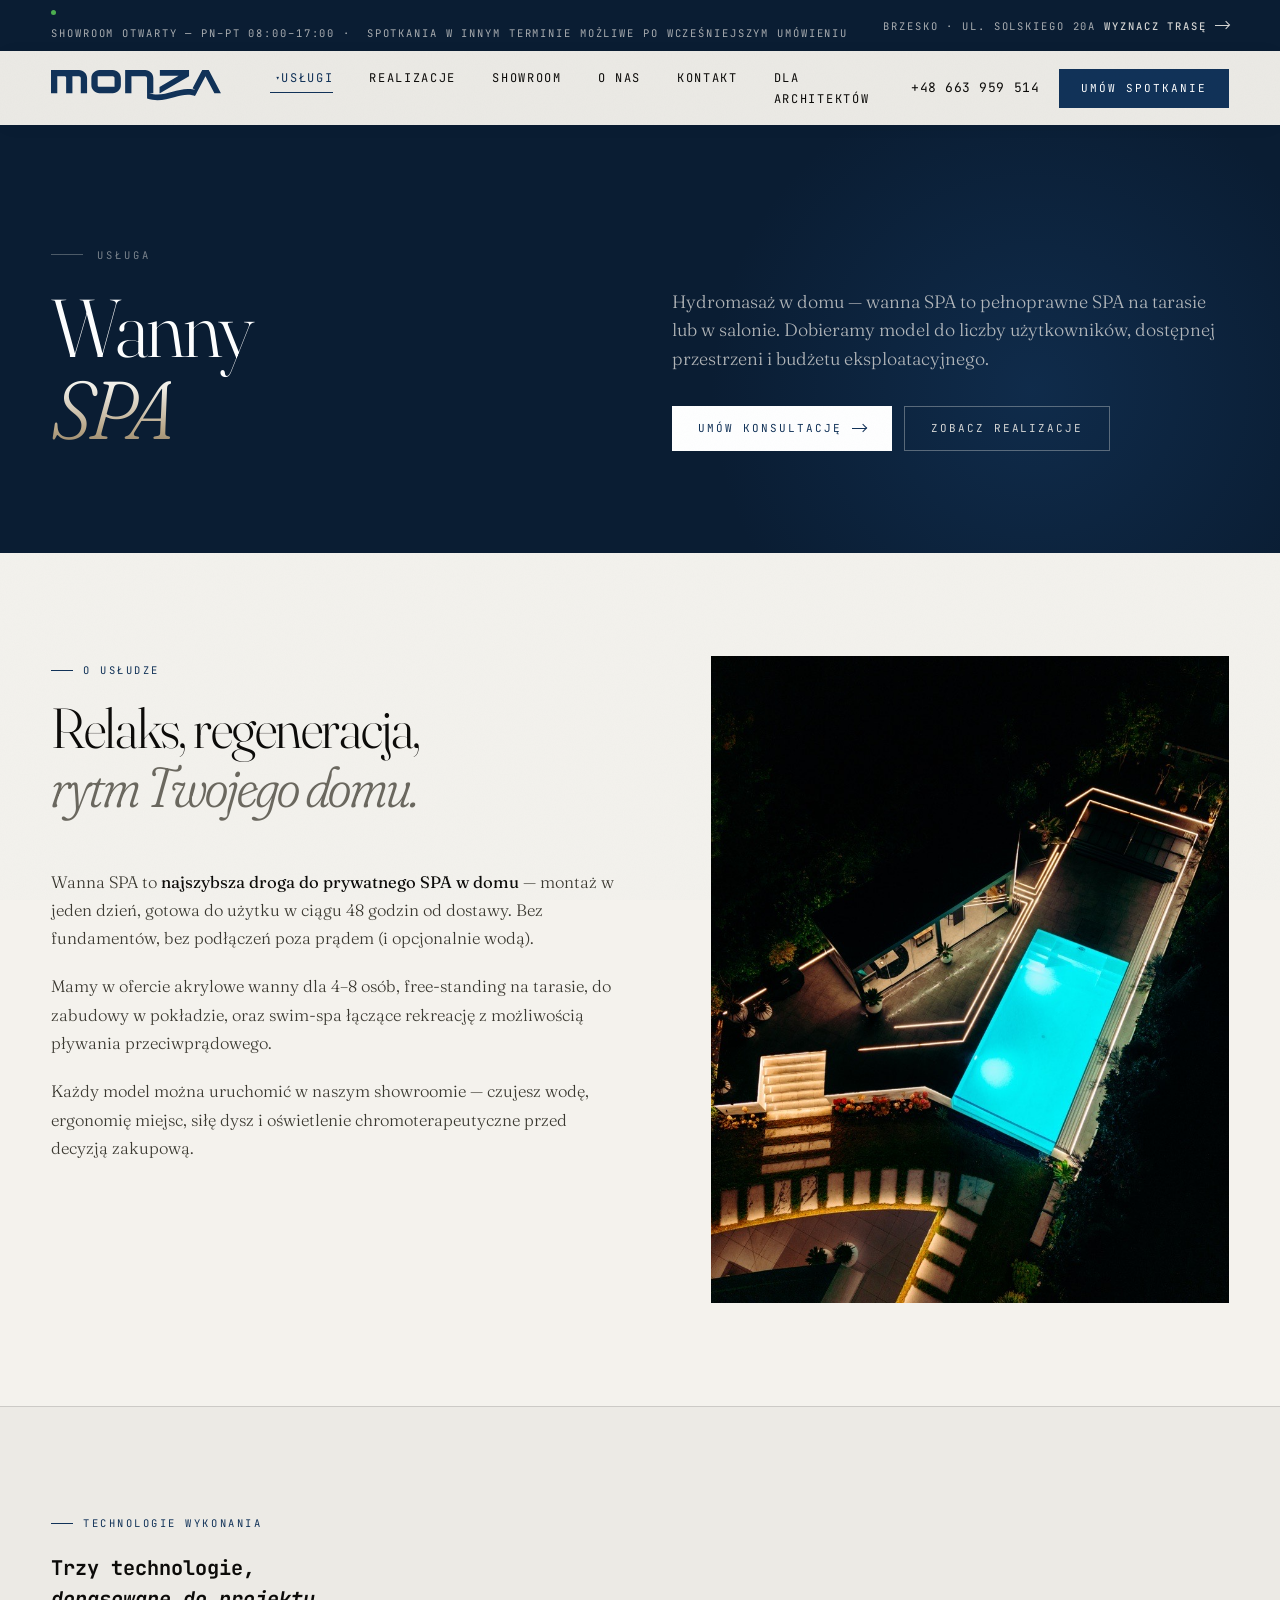
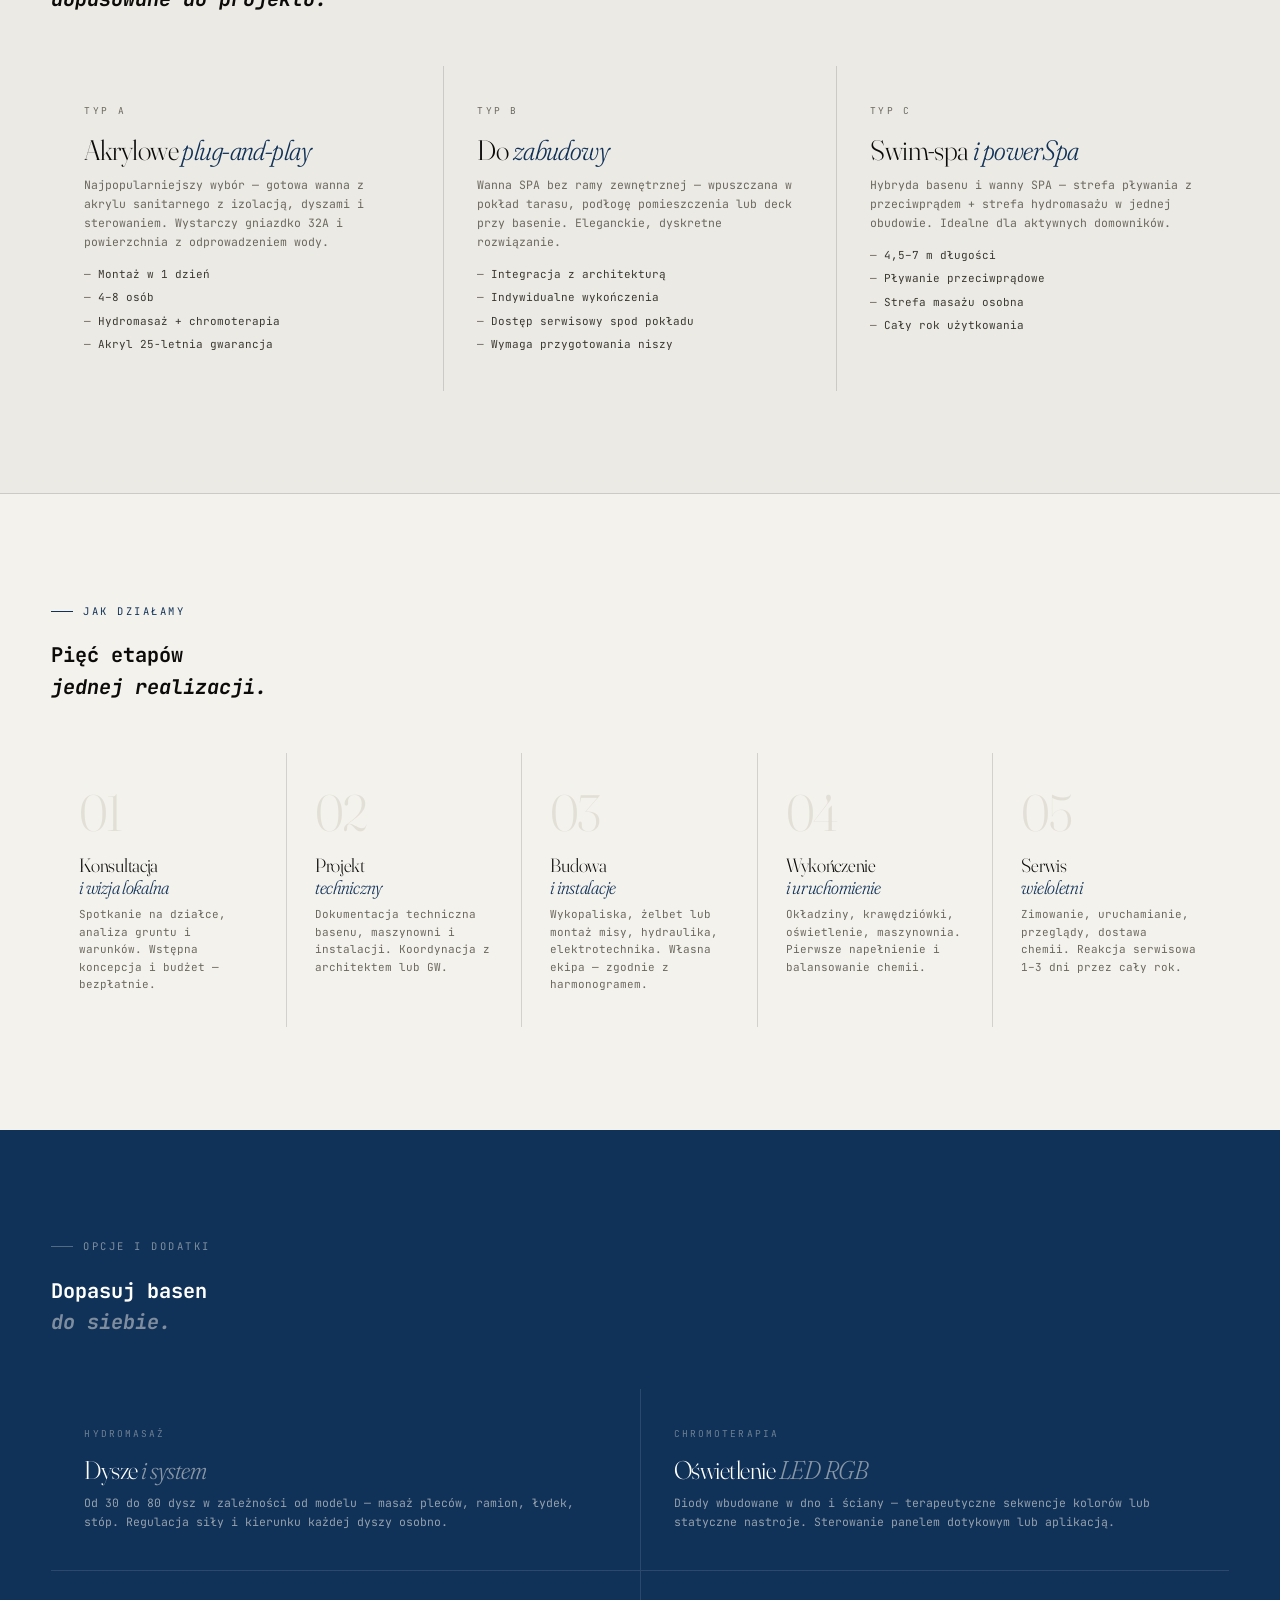
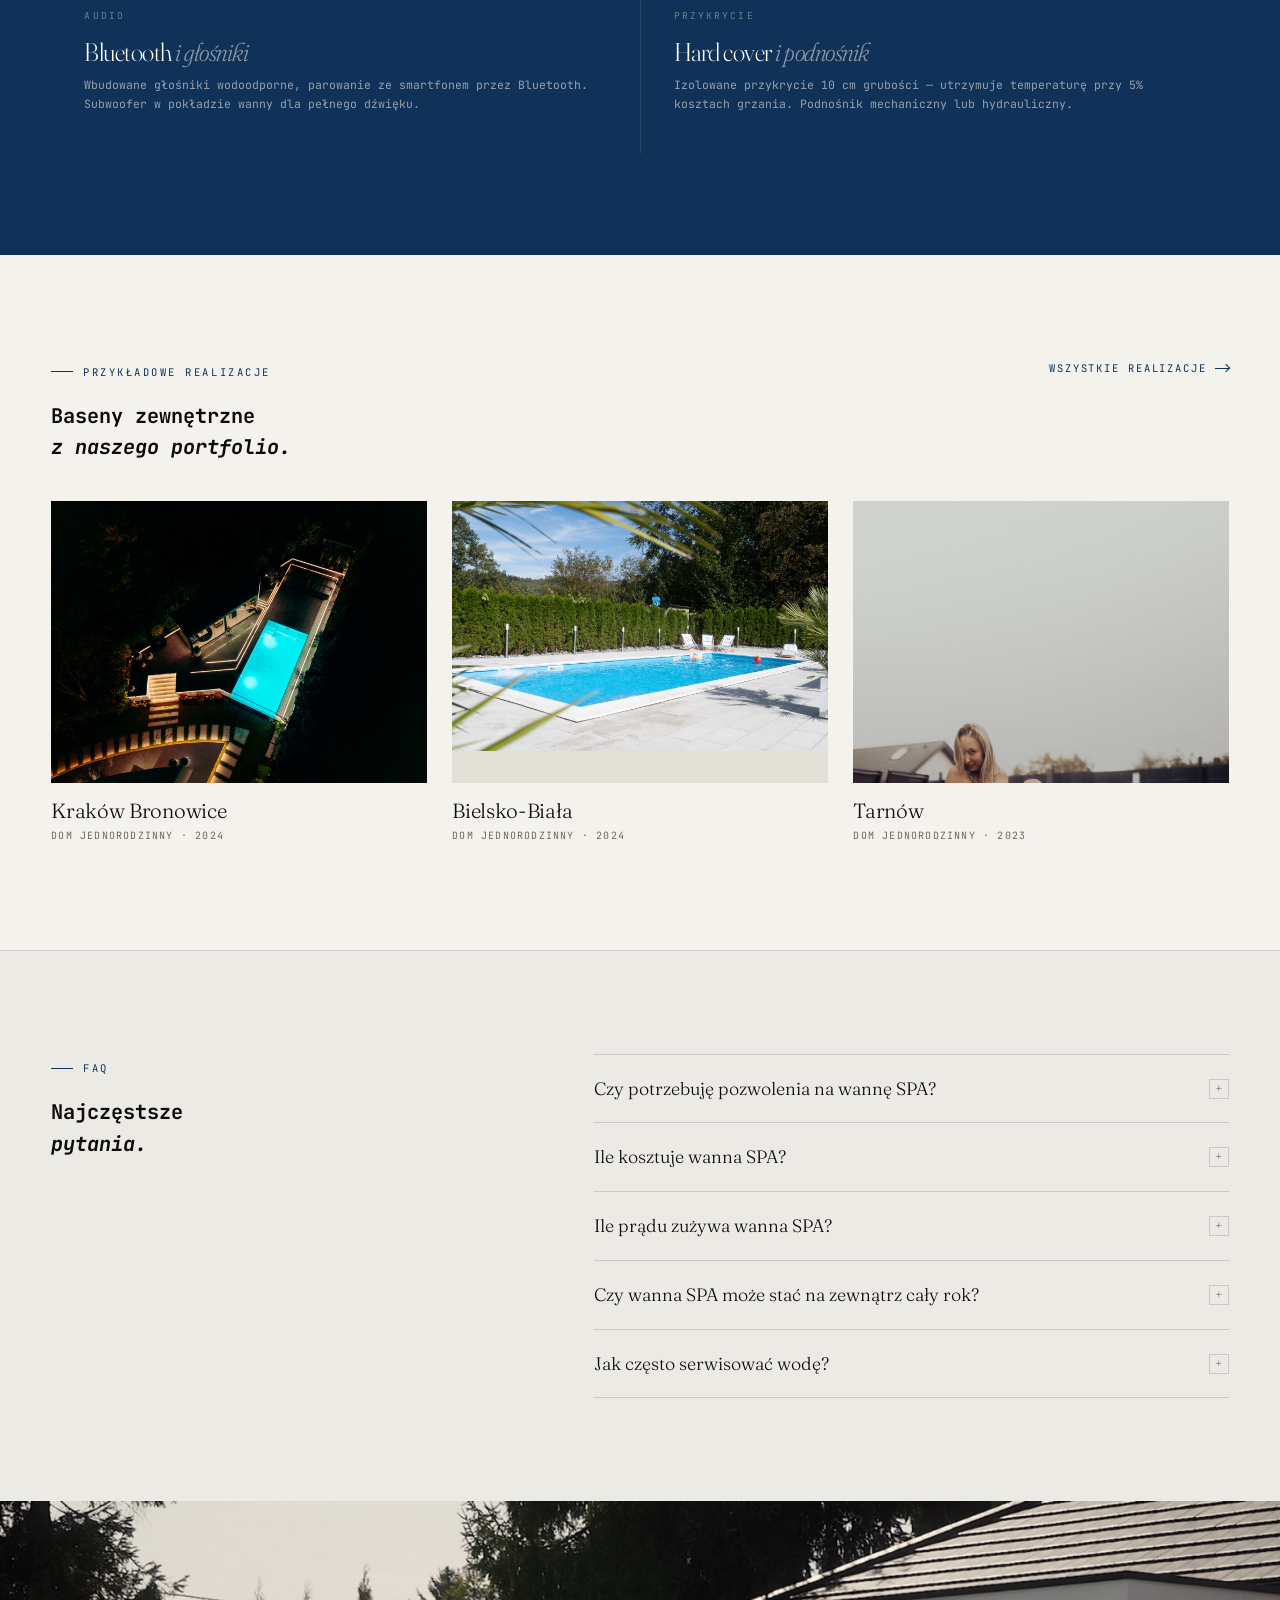
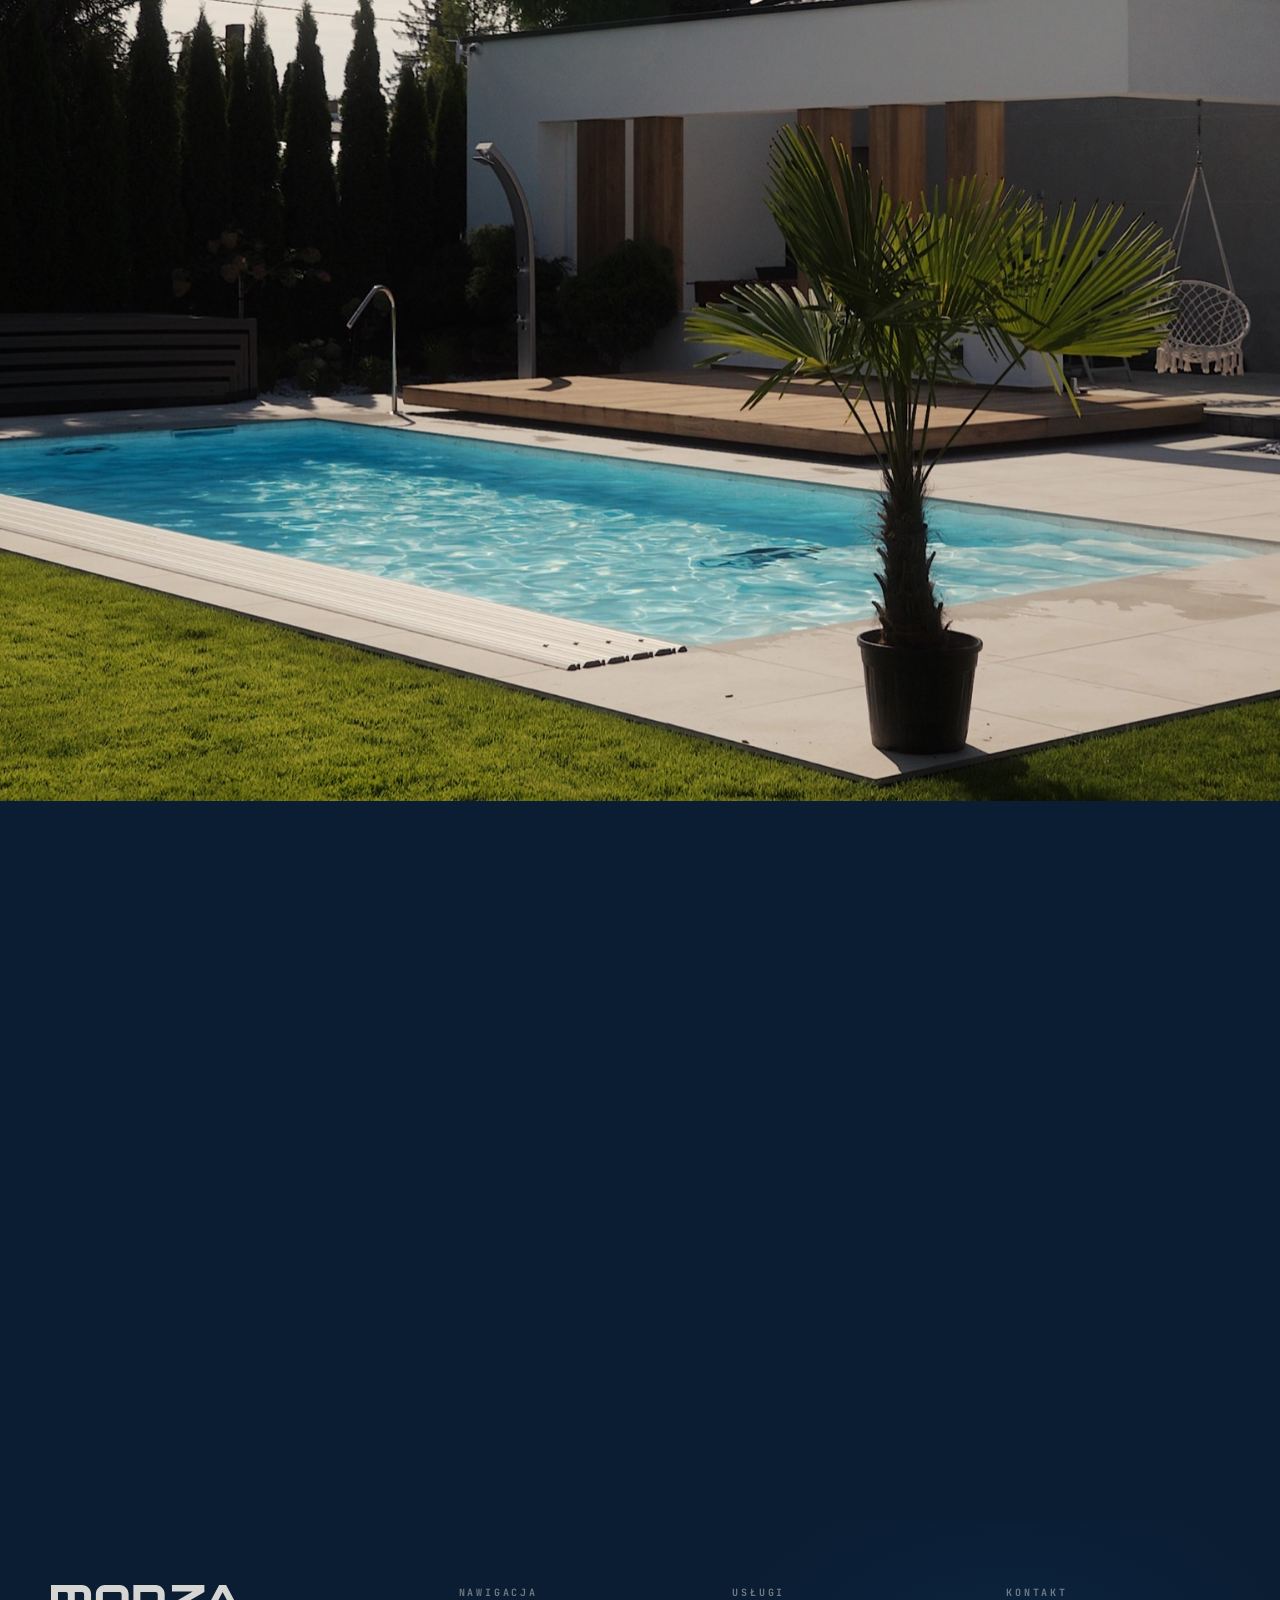
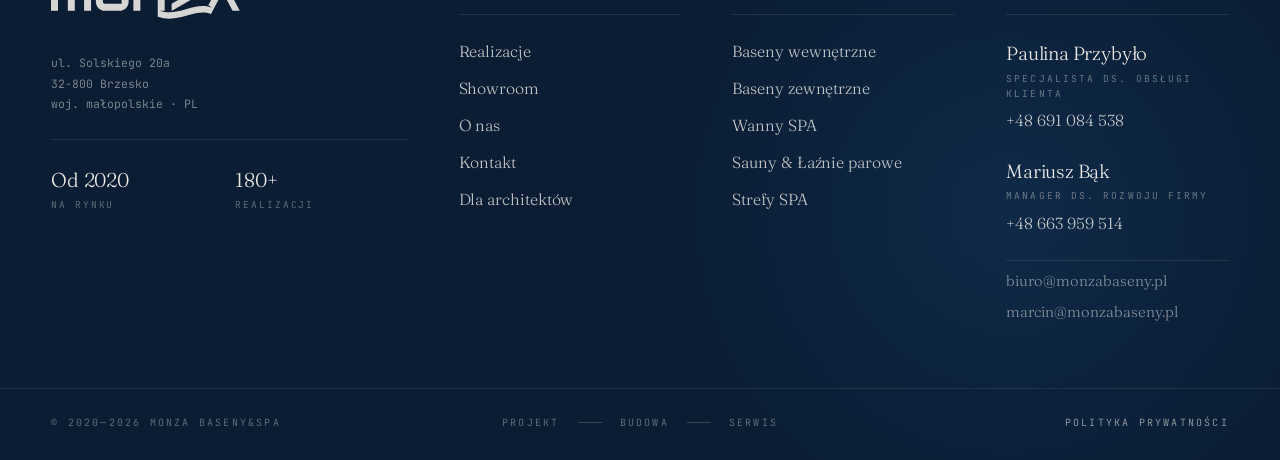
<file: wanny-spa.html>
<!doctype html>
<html lang="pl">
<head>
<meta charset="utf-8" />
<meta name="viewport" content="width=device-width, initial-scale=1" />
<title>Wanny SPA — MONZA baseny&SPA</title>
<meta name="description" content="Wanny SPA z hydromasażem — sprzedaż, montaż, serwis. Akrylowe, plug-and-play, swim-spa. MONZA baseny&SPA, Brzesko." />
<meta name="theme-color" content="#113258" />
<link rel="preconnect" href="https://fonts.googleapis.com" />
<link rel="preconnect" href="https://fonts.gstatic.com" crossorigin />
<link href="https://fonts.googleapis.com/css2?family=Fraunces:ital,opsz,wght@0,9..144,300..900;1,9..144,300..900&family=JetBrains+Mono:wght@400;500;600&display=swap" rel="stylesheet" />
<style>
:root{
  --navy:#113258;--navy-deep:#0A1D33;--cream:#ECEAE5;--cream-2:#E2DFD7;--paper:#F4F2ED;
  --ink:#0C0B09;--ink-2:#3A3830;--muted:#6B685F;--line:rgba(12,11,9,.14);
  --f-mono:"JetBrains Mono",ui-monospace,monospace;--f-serif:"Fraunces",Georgia,serif;
  --edge:clamp(20px,4vw,64px);
}
*,*::before,*::after{box-sizing:border-box;margin:0;padding:0}
:focus-visible{outline:2px solid var(--navy);outline-offset:3px}
html{scroll-behavior:smooth}
html,body{background:var(--paper);color:var(--ink);font-family:var(--f-mono);-webkit-font-smoothing:antialiased;font-size:13.5px;line-height:1.55}
body{overflow-x:hidden}
a{color:inherit;text-decoration:none}
img,svg{display:block;max-width:100%}
button{font:inherit;color:inherit;background:none;border:0;cursor:pointer}
::selection{background:var(--navy);color:var(--cream)}
body::before{content:"";position:fixed;inset:0;pointer-events:none;z-index:999;opacity:.04;mix-blend-mode:multiply;
  background-image:url("data:image/svg+xml;utf8,<svg xmlns='http://www.w3.org/2000/svg' width='240' height='240'><filter id='n'><feTurbulence type='fractalNoise' baseFrequency='.9' numOctaves='2'/><feColorMatrix values='0 0 0 0 .07  0 0 0 0 .2  0 0 0 0 .35  0 0 0 .6 0'/></filter><rect width='100%' height='100%' filter='url(%23n)'/></svg>")}

/* topbar */
.topbar{background:var(--navy-deep);color:rgba(236,234,229,.7);font-family:var(--f-mono);font-size:10.5px;letter-spacing:.18em;text-transform:uppercase;display:grid;grid-template-columns:1fr auto;align-items:center;padding:10px var(--edge);gap:24px;position:relative;z-index:50}
.topbar .l{display:flex;align-items:center;gap:10px;flex-wrap:wrap}
.topbar .dot{width:5px;height:5px;border-radius:50%;background:#4CAF50;flex-shrink:0}
.topbar .r{display:flex;align-items:center;gap:8px;white-space:nowrap}
.topbar .r a{color:rgba(236,234,229,.9);font-weight:500;display:inline-flex;align-items:center;gap:8px;transition:color .3s}
.topbar .r a:hover{color:#fff}
.topbar .arr{display:inline-block;width:14px;height:1px;background:currentColor;position:relative}
.topbar .arr::after{content:"";position:absolute;right:0;top:-3px;width:6px;height:6px;border-top:1px solid currentColor;border-right:1px solid currentColor;transform:rotate(45deg)}

/* nav */
.sticky-nav{background:var(--cream);color:var(--ink);box-shadow:0 2px 20px -8px rgba(12,11,9,.18);position:sticky;top:0;z-index:60}
.sticky-nav .sn-header{display:grid;grid-template-columns:auto 1fr auto;align-items:center;gap:40px;padding:16px var(--edge)}
.sticky-nav .sn-logo{height:36px;width:auto;color:var(--navy);display:block}
.sn-links{display:flex;gap:36px;list-style:none;margin-left:8px}
.sn-links a{font-family:var(--f-mono);font-size:12px;letter-spacing:.14em;text-transform:uppercase;color:var(--ink);position:relative;padding:4px 0;transition:opacity .3s}
.sn-links a:hover{opacity:.55}
.sn-links a::after{content:"";position:absolute;left:50%;bottom:-3px;width:0;height:1px;background:var(--navy);transition:width .3s,left .3s}
.sn-links a:hover::after{width:100%;left:0}
.sn-links .active>a{color:var(--navy)}
.sn-links .active>a::after{width:100%;left:0}
.sn-links .has-drop{position:relative}
.sn-links .has-drop::after{content:"";position:absolute;left:0;right:0;top:100%;height:14px;display:block;pointer-events:none}
.sn-links .has-drop>a::before{content:"▾";margin-left:5px;font-size:9px;vertical-align:1px}
.sn-links .drop{display:none;position:absolute;top:100%;left:0;background:var(--cream);min-width:210px;padding:14px 0 12px;list-style:none;border:1px solid var(--line);box-shadow:0 12px 32px -8px rgba(12,11,9,.15)}
.sn-links .has-drop:hover .drop{display:block}
.sn-links .drop li a{display:block;padding:9px 20px;font-size:11px;letter-spacing:.14em;color:var(--ink-2);white-space:nowrap;transition:color .2s,background .2s}
.sn-links .drop li a::after{display:none}
.sn-links .drop li a:hover{color:var(--navy);background:rgba(27,74,125,.04);opacity:1}
.sn-links .drop .active-sub a{color:var(--navy)}
.sn-right{display:flex;align-items:center;gap:20px;justify-content:flex-end}
.sn-right .tel{font-family:var(--f-mono);font-size:13px;color:var(--ink);letter-spacing:.04em;transition:color .3s}
.sn-right .tel:hover{color:var(--navy)}
.sn-cta{display:inline-flex;align-items:center;padding:11px 22px;background:var(--navy);color:#fff;font-family:var(--f-mono);font-size:11px;letter-spacing:.18em;text-transform:uppercase;transition:background .3s}
.sn-cta:hover{background:var(--navy-deep)}

/* breadcrumb */
.breadcrumb{padding:20px var(--edge);border-bottom:1px solid var(--line)}
.breadcrumb-inner{max-width:1200px;margin:0 auto;display:flex;align-items:center;gap:8px;font-family:var(--f-mono);font-size:10px;letter-spacing:.18em;text-transform:uppercase;color:var(--muted)}
.breadcrumb a{color:var(--muted);transition:color .2s}
.breadcrumb a:hover{color:var(--navy)}
.breadcrumb .sep{opacity:.4}

/* hero */
.page-hero{background:var(--navy-deep);padding:clamp(72px,9vw,128px) var(--edge) clamp(64px,8vw,112px);position:relative;overflow:hidden}
.page-hero::after{content:"";position:absolute;top:-20%;right:-8%;width:700px;height:700px;border-radius:50%;background:radial-gradient(circle,rgba(27,74,125,.32) 0%,transparent 65%);pointer-events:none}
.page-hero-inner{max-width:1200px;margin:0 auto;position:relative;z-index:1;display:grid;grid-template-columns:1fr 1fr;gap:clamp(48px,5vw,80px);align-items:end}
.page-hero .eyebrow{font-family:var(--f-mono);font-size:10.5px;letter-spacing:.28em;text-transform:uppercase;color:rgba(236,234,229,.5);display:inline-flex;align-items:center;gap:14px;margin-bottom:24px}
.page-hero .eyebrow::before{content:"";width:32px;height:1px;background:rgba(236,234,229,.3)}
.page-hero h1{font-family:var(--f-serif);font-weight:300;font-size:clamp(48px,6.4vw,96px);line-height:1.0;letter-spacing:-.03em;color:#fff;font-variation-settings:"opsz" 144}
.page-hero h1 i{font-style:italic;font-variation-settings:"opsz" 144,"SOFT" 80,"WONK" 1;background:linear-gradient(to bottom,#fff 0%,#F2EFE8 28%,#B9A687 70%,#7A6A4F 100%);-webkit-background-clip:text;background-clip:text;-webkit-text-fill-color:transparent}
.page-hero-lead{color:rgba(236,234,229,.75)}
.page-hero-lead p{font-family:var(--f-serif);font-weight:300;font-size:clamp(17px,1.4vw,21px);line-height:1.6;font-variation-settings:"opsz" 14;margin-bottom:32px}
.page-hero-actions{display:flex;gap:12px;flex-wrap:wrap}
.btn-white{display:inline-flex;align-items:center;gap:10px;padding:14px 26px;background:#fff;color:var(--navy);font-family:var(--f-mono);font-size:11px;letter-spacing:.18em;text-transform:uppercase;transition:opacity .3s}
.btn-white:hover{opacity:.88}
.btn-ghost-w{display:inline-flex;align-items:center;gap:10px;padding:13px 26px;border:1px solid rgba(236,234,229,.35);color:rgba(236,234,229,.9);font-family:var(--f-mono);font-size:11px;letter-spacing:.18em;text-transform:uppercase;transition:all .3s}
.btn-ghost-w:hover{background:rgba(236,234,229,.1);border-color:rgba(236,234,229,.6)}

/* section common */
.section{padding:clamp(64px,8vw,112px) var(--edge)}
.section-inner{max-width:1200px;margin:0 auto}
.section-eyebrow{font-family:var(--f-mono);font-size:10.5px;letter-spacing:.24em;text-transform:uppercase;color:var(--navy);display:inline-flex;align-items:center;gap:10px;margin-bottom:20px}
.section-eyebrow::before{content:"";width:22px;height:1px;background:var(--navy)}
.section h2{font-family:var(--f-serif);font-weight:300;font-size:clamp(36px,4.4vw,64px);line-height:1.05;letter-spacing:-.025em;color:var(--ink);font-variation-settings:"opsz" 144;margin-bottom:clamp(32px,4vw,56px)}
.section h2 i{font-style:italic;color:var(--muted);font-variation-settings:"opsz" 144,"SOFT" 80,"WONK" 1}

/* intro split */
.intro-grid{display:grid;grid-template-columns:1.1fr 1fr;gap:clamp(56px,7vw,112px);align-items:start}
.intro-body p{font-family:var(--f-serif);font-weight:300;font-size:clamp(16px,1.3vw,19px);line-height:1.7;color:var(--ink-2);font-variation-settings:"opsz" 14;margin-bottom:20px}
.intro-body p:last-child{margin-bottom:0}
.intro-body p strong{color:var(--ink);font-weight:400}
.intro-img{aspect-ratio:4/5;background:linear-gradient(135deg,var(--navy-deep) 0%,var(--navy) 100%);overflow:hidden;display:flex;align-items:center;justify-content:center}
.intro-img img{width:100%;height:100%;object-fit:cover}
.intro-img svg{opacity:.1;width:50%;max-width:160px}

/* technologies */
.tech-section{background:var(--cream);border-top:1px solid var(--line);border-bottom:1px solid var(--line);padding:clamp(64px,8vw,112px) var(--edge)}
.tech-inner{max-width:1200px;margin:0 auto}
.tech-grid{display:grid;grid-template-columns:repeat(3,1fr);gap:1px;background:var(--line);margin-top:clamp(32px,4vw,52px)}
.tech-item{background:var(--cream);padding:clamp(28px,3vw,44px) clamp(24px,2.6vw,40px)}
.tech-item .ti-n{font-family:var(--f-mono);font-size:9.5px;letter-spacing:.24em;text-transform:uppercase;color:var(--muted);margin-bottom:16px}
.tech-item h3{font-family:var(--f-serif);font-weight:300;font-size:clamp(22px,2.2vw,30px);line-height:1.1;letter-spacing:-.02em;color:var(--ink);font-variation-settings:"opsz" 144;margin-bottom:10px}
.tech-item h3 i{font-style:italic;color:var(--navy);font-variation-settings:"opsz" 144,"SOFT" 60,"WONK" 1}
.tech-item p{font-family:var(--f-mono);font-size:11.5px;line-height:1.65;color:var(--muted);margin-bottom:14px}
.tech-item ul{list-style:none;display:flex;flex-direction:column;gap:7px}
.tech-item ul li{font-family:var(--f-mono);font-size:11px;color:var(--ink-2);padding-left:14px;position:relative;line-height:1.5}
.tech-item ul li::before{content:"—";position:absolute;left:0;color:var(--muted)}

/* process */
.process-section{padding:clamp(64px,8vw,112px) var(--edge)}
.process-inner{max-width:1200px;margin:0 auto}
.process-steps{display:grid;grid-template-columns:repeat(5,1fr);gap:0;margin-top:clamp(32px,4vw,52px)}
.process-step{padding:clamp(24px,2.6vw,40px) clamp(20px,2.2vw,32px);border-right:1px solid var(--line);position:relative}
.process-step:last-child{border-right:0}
.process-step .ps-n{font-family:var(--f-serif);font-weight:300;font-size:clamp(40px,4vw,60px);line-height:1;color:var(--cream-2);letter-spacing:-.04em;font-variation-settings:"opsz" 144;display:block;margin-bottom:16px}
.process-step h3{font-family:var(--f-serif);font-weight:300;font-size:clamp(16px,1.5vw,20px);line-height:1.15;letter-spacing:-.015em;color:var(--ink);font-variation-settings:"opsz" 144;margin-bottom:8px}
.process-step h3 i{font-style:italic;color:var(--navy);font-variation-settings:"opsz" 144,"SOFT" 60,"WONK" 1}
.process-step p{font-family:var(--f-mono);font-size:11px;line-height:1.6;color:var(--muted)}

/* options */
.options-section{background:var(--navy);padding:clamp(64px,8vw,112px) var(--edge)}
.options-inner{max-width:1200px;margin:0 auto}
.options-inner .section-eyebrow{color:rgba(236,234,229,.5)}
.options-inner .section-eyebrow::before{background:rgba(236,234,229,.3)}
.options-inner h2{color:#fff}
.options-inner h2 i{color:rgba(236,234,229,.5);font-variation-settings:"opsz" 144,"SOFT" 80,"WONK" 1}
.options-grid{display:grid;grid-template-columns:1fr 1fr;gap:1px;background:rgba(236,234,229,.12)}
.option-item{background:var(--navy);padding:clamp(28px,3vw,44px) clamp(24px,2.6vw,40px)}
.option-item .oi-n{font-family:var(--f-mono);font-size:9.5px;letter-spacing:.22em;text-transform:uppercase;color:rgba(236,234,229,.42);margin-bottom:14px}
.option-item h3{font-family:var(--f-serif);font-weight:300;font-size:clamp(22px,2vw,28px);line-height:1.1;letter-spacing:-.02em;color:#fff;font-variation-settings:"opsz" 144;margin-bottom:10px}
.option-item h3 i{font-style:italic;font-variation-settings:"opsz" 144,"SOFT" 60,"WONK" 1;color:rgba(236,234,229,.55)}
.option-item p{font-family:var(--f-mono);font-size:11.5px;line-height:1.65;color:rgba(236,234,229,.6)}

/* realizations strip */
.real-strip{padding:clamp(64px,8vw,112px) var(--edge)}
.real-strip-inner{max-width:1200px;margin:0 auto}
.real-strip-head{display:flex;align-items:baseline;justify-content:space-between;margin-bottom:clamp(24px,3vw,40px);gap:24px}
.real-strip-head h2{margin-bottom:0}
.real-strip-link{font-family:var(--f-mono);font-size:10.5px;letter-spacing:.18em;text-transform:uppercase;color:var(--navy);white-space:nowrap;display:inline-flex;align-items:center;gap:8px;transition:opacity .3s}
.real-strip-link:hover{opacity:.65}
.real-strip-grid{display:grid;grid-template-columns:repeat(3,1fr);gap:clamp(16px,2vw,28px)}
.rs-card{display:block;position:relative;overflow:hidden}
.rs-card:hover .rs-img-ph{transform:scale(1.04)}
.rs-img{aspect-ratio:4/3;overflow:hidden;background:var(--cream-2)}
.rs-img-ph{width:100%;height:100%;background:linear-gradient(135deg,var(--navy-deep) 0%,var(--navy) 100%);display:flex;align-items:center;justify-content:center;transition:transform .6s cubic-bezier(.22,.61,.36,1)}
.rs-img-ph svg{opacity:.12;width:44%;max-width:100px}
.rs-body{padding:16px 0 4px}
.rs-title{font-family:var(--f-serif);font-weight:300;font-size:clamp(18px,1.6vw,22px);color:var(--ink);letter-spacing:-.015em;font-variation-settings:"opsz" 14;line-height:1.15;margin-bottom:6px}
.rs-meta{font-family:var(--f-mono);font-size:10px;letter-spacing:.12em;text-transform:uppercase;color:var(--muted)}

/* faq */
.faq-section{background:var(--cream);border-top:1px solid var(--line);padding:clamp(64px,8vw,112px) var(--edge)}
.faq-inner{max-width:1200px;margin:0 auto;display:grid;grid-template-columns:1fr 1.4fr;gap:clamp(56px,7vw,112px);align-items:start}
.faq-list{display:flex;flex-direction:column;gap:0}
.faq-item{border-bottom:1px solid var(--line)}
.faq-item:first-child{border-top:1px solid var(--line)}
.faq-q{width:100%;text-align:left;padding:20px 0;display:flex;align-items:center;justify-content:space-between;gap:16px;font-family:var(--f-serif);font-weight:300;font-size:clamp(16px,1.4vw,19px);color:var(--ink);font-variation-settings:"opsz" 14;cursor:pointer;transition:color .2s}
.faq-q:hover{color:var(--navy)}
.faq-q .fq-icon{flex-shrink:0;width:20px;height:20px;border:1px solid var(--line);display:flex;align-items:center;justify-content:center;font-size:14px;color:var(--muted);transition:all .2s;font-style:normal}
.faq-item.open .fq-icon{background:var(--navy);border-color:var(--navy);color:#fff}
.faq-a{display:none;padding:0 0 20px;font-family:var(--f-mono);font-size:12px;line-height:1.7;color:var(--muted)}
.faq-item.open .faq-a{display:block}

/* pin-cta (z index.html) */
.pin-cta{position:relative;min-height:180vh;background:var(--navy-deep)}
.pin-sticky{position:sticky;top:0;height:100vh;min-height:620px;overflow:hidden;background:var(--navy-deep)}
.pin-sticky::before{content:"";position:absolute;inset:0;background:radial-gradient(ellipse at 50% 55%,rgba(27,74,125,.28) 0%,transparent 65%);pointer-events:none;z-index:0}
.pin-img-box{position:absolute;inset:0;width:100%;height:100%;overflow:hidden;will-change:opacity;z-index:1}
.pin-img-box img,.pin-img-box video{width:100%;height:100%;object-fit:cover;display:block;filter:saturate(.95) contrast(1.02);will-change:opacity}
.pin-cta-overlay{position:absolute;inset:0;z-index:4;display:flex;flex-direction:column;align-items:center;justify-content:center;gap:clamp(20px,2.2vw,32px);padding:clamp(60px,8vw,120px) clamp(24px,5vw,80px);text-align:center;color:var(--cream);opacity:0;will-change:opacity;pointer-events:none}
.pin-cta-overlay>*{pointer-events:auto}
.pin-cta-overlay h2{font-family:var(--f-serif);font-weight:300;font-size:clamp(56px,8.6vw,148px);line-height:.92;letter-spacing:-.03em;font-variation-settings:"opsz" 144;margin:0;background:linear-gradient(to bottom,#fff 0%,#F2EFE8 28%,#B9A687 70%,#7A6A4F 100%);-webkit-background-clip:text;background-clip:text;-webkit-text-fill-color:transparent;color:transparent}
.pin-cta-overlay h2 i{font-style:italic;font-variation-settings:"opsz" 144,"SOFT" 80,"WONK" 1}
.pin-cta-overlay p{font-family:var(--f-serif);font-weight:300;font-size:clamp(17px,1.4vw,21px);line-height:1.55;color:rgba(236,234,229,.82);max-width:56ch;font-variation-settings:"opsz" 14;margin:0}
.pin-cta-overlay .pair{display:flex;flex-wrap:wrap;gap:14px;margin-top:8px;justify-content:center}
.btn{display:inline-flex;align-items:center;gap:10px;padding:14px 24px;border:1px solid var(--navy);color:var(--navy);font-family:var(--f-mono);font-size:11px;letter-spacing:.18em;text-transform:uppercase;background:transparent;transition:all .3s}
.btn:hover{background:var(--navy);color:var(--cream)}
.btn .arr{display:inline-block;width:16px;height:1px;background:currentColor;position:relative}
.btn .arr::after{content:"";position:absolute;right:0;top:-3px;width:6px;height:6px;border-top:1px solid currentColor;border-right:1px solid currentColor;transform:rotate(45deg)}
.btn-solid{background:var(--navy);color:var(--cream);border-color:var(--navy)}
.btn-solid:hover{background:var(--ink);border-color:var(--ink);color:var(--cream)}
.pin-cta-overlay .btn{border-color:var(--cream);color:var(--cream)}
.pin-cta-overlay .btn:hover{background:var(--cream);color:var(--navy)}
.pin-cta-overlay .btn-solid{background:var(--cream);color:var(--navy);border-color:var(--cream)}
.pin-cta-overlay .btn-solid:hover{background:transparent;color:var(--cream)}
.arr{display:inline-block;width:14px;height:1px;background:currentColor;position:relative}
.arr::after{content:"";position:absolute;right:0;top:-3px;width:6px;height:6px;border-top:1px solid currentColor;border-right:1px solid currentColor;transform:rotate(45deg)}

/* footer */
footer.foot{background:var(--navy-deep);color:rgba(236,234,229,.7);position:relative;overflow:hidden}
footer.foot::after{content:"";position:absolute;top:-20%;right:-10%;width:800px;height:800px;border-radius:50%;background:radial-gradient(circle,rgba(27,74,125,.28) 0%,transparent 60%);pointer-events:none}
.foot-grid{position:relative;z-index:1;max-width:1440px;margin:0 auto;padding:clamp(48px,5vw,72px) var(--edge);display:grid;grid-template-columns:1.6fr 1fr 1fr 1fr;gap:clamp(40px,4vw,64px)}
.foot-brand .f-brand{margin-bottom:28px}
.foot-brand .f-brand-mark{height:40px;width:auto;color:rgba(236,234,229,.9)}
.foot-brand .ad{font-family:var(--f-mono);font-size:11.5px;line-height:1.8;color:rgba(236,234,229,.5);margin-bottom:24px;padding-bottom:24px;border-bottom:1px solid rgba(236,234,229,.1)}
.foot-brand .meta{display:grid;grid-template-columns:1fr 1fr;gap:12px}
.foot-brand .meta>div{display:flex;flex-direction:column;gap:3px}
.foot-brand .meta>div em{font-family:var(--f-serif);font-weight:300;font-size:20px;color:var(--cream);font-style:normal;letter-spacing:-.01em}
.foot-brand .meta>div span{font-family:var(--f-mono);font-size:9.5px;letter-spacing:.2em;text-transform:uppercase;color:rgba(236,234,229,.38)}
.foot-col h5{font-family:var(--f-mono);font-size:10px;letter-spacing:.28em;text-transform:uppercase;color:rgba(236,234,229,.45);margin:0 0 24px;padding-bottom:14px;border-bottom:1px solid rgba(236,234,229,.1)}
.foot-col ul{list-style:none;display:grid;gap:12px}
.foot-col ul a{font-family:var(--f-serif);font-weight:300;font-size:16px;color:rgba(236,234,229,.82);transition:color .3s,transform .3s;letter-spacing:-.005em;font-variation-settings:"opsz" 14;display:inline-block}
.foot-col ul a:hover{color:var(--cream);transform:translateX(3px)}
.ft-persons{display:grid;gap:24px}
.ft-person{display:flex;flex-direction:column;gap:3px}
.ft-name{font-family:var(--f-serif);font-weight:300;font-size:19px;color:var(--cream);letter-spacing:-.01em;font-variation-settings:"opsz" 14}
.ft-role{font-family:var(--f-mono);font-size:9.5px;letter-spacing:.22em;text-transform:uppercase;color:rgba(236,234,229,.42)}
.ft-tel{font-family:var(--f-serif);font-weight:300;font-size:16px;color:rgba(236,234,229,.82);text-decoration:none;margin-top:4px;transition:color .3s}
.ft-tel:hover{color:var(--cream)}
.ft-emails{display:flex;flex-direction:column;gap:8px;padding-top:8px;border-top:1px solid rgba(236,234,229,.1)}
.ft-emails a{font-family:var(--f-serif);font-weight:300;font-size:15px;color:rgba(236,234,229,.55);text-decoration:none;transition:color .3s}
.ft-emails a:hover{color:rgba(236,234,229,.82)}
.foot-bar{position:relative;z-index:1;max-width:1440px;margin:0 auto;padding:26px var(--edge) 30px;display:grid;grid-template-columns:1fr auto 1fr;gap:24px;border-top:1px solid rgba(236,234,229,.08);font-family:var(--f-mono);font-size:10px;letter-spacing:.22em;text-transform:uppercase;color:rgba(236,234,229,.38);align-items:center}
.foot-bar .c{text-align:center;display:flex;gap:18px;align-items:center;justify-content:center}
.foot-bar .c .ln{width:24px;height:1px;background:rgba(236,234,229,.2)}
.foot-bar .r{text-align:right}
.foot-bar a{color:rgba(236,234,229,.58);transition:color .3s}
.foot-bar a:hover{color:var(--cream)}

@media(max-width:960px){
  .page-hero-inner,.intro-grid,.faq-inner{grid-template-columns:1fr}
  .process-steps{grid-template-columns:1fr 1fr;border-top:1px solid var(--line)}
  .process-step{border-top:0;border-right:1px solid var(--line)}
  .process-step:nth-child(even){border-right:0}
  .options-grid,.tech-grid{grid-template-columns:1fr 1fr}
  .real-strip-grid{grid-template-columns:1fr 1fr}
  .foot-grid{grid-template-columns:1fr 1fr}
  .sn-links{gap:20px}
}
@media(max-width:600px){
  .process-steps,.options-grid,.tech-grid{grid-template-columns:1fr}
  .process-step{border-right:0;border-bottom:1px solid var(--line)}
  .real-strip-grid{grid-template-columns:1fr}
  .foot-grid{grid-template-columns:1fr}
  .foot-bar{grid-template-columns:1fr;text-align:center;gap:12px}
  .foot-bar .r{text-align:center}
}

/* ===== mobile responsive ===== */
.mn-logo{display:block;width:120px;color:var(--cream);margin:0 0 28px}
.mn-logo svg{width:100%;height:auto;display:block}
.topbar-ext{display:inline}
.hamburger{display:none;width:44px;height:44px;align-items:center;justify-content:center;flex-direction:column;gap:5px;cursor:pointer;background:transparent;border:0;padding:0;z-index:80}
.hamburger span{display:block;width:22px;height:2px;background:var(--ink);transition:transform .3s,opacity .25s}
.hamburger.open span:nth-child(1){transform:translateY(7px) rotate(45deg)}
.hamburger.open span:nth-child(2){opacity:0}
.hamburger.open span:nth-child(3){transform:translateY(-7px) rotate(-45deg)}
.mobile-nav{position:fixed;inset:0;background:var(--navy-deep);color:var(--cream);z-index:75;display:flex;flex-direction:column;padding:24px var(--edge) 24px;overflow-y:auto;transform:translateY(-100%);transition:transform .35s cubic-bezier(.22,.61,.36,1);visibility:hidden}
.mn-close{position:absolute;top:18px;right:var(--edge);width:44px;height:44px;display:flex;align-items:center;justify-content:center;background:transparent;border:1px solid rgba(236,234,229,.25);color:var(--cream);cursor:pointer;padding:0;z-index:5;transition:background .25s,border-color .25s}
.mn-close:hover{background:rgba(236,234,229,.08);border-color:rgba(236,234,229,.55)}
.mn-close svg{width:18px;height:18px;display:block}
.mobile-nav.open{transform:translateY(0);visibility:visible}
.mobile-nav .mn-links{list-style:none;display:flex;flex-direction:column;gap:0;margin:0;padding:0}
.mobile-nav .mn-links>li{border-bottom:1px solid rgba(236,234,229,.1)}
.mobile-nav .mn-links>li>a,.mobile-nav .mn-drop-toggle{display:flex;align-items:center;justify-content:space-between;padding:18px 0;font-family:var(--f-serif);font-weight:300;font-size:24px;color:rgba(236,234,229,.92);font-variation-settings:"opsz" 14;text-decoration:none;background:transparent;border:0;width:100%;text-align:left;cursor:pointer;letter-spacing:-.01em;min-height:44px}
.mobile-nav .mn-drop-toggle::after{content:"▾";font-size:14px;color:rgba(236,234,229,.6);transition:transform .3s}
.mobile-nav .mn-drop.open .mn-drop-toggle::after{transform:rotate(180deg)}
.mobile-nav .mn-sub{list-style:none;max-height:0;overflow:hidden;transition:max-height .35s ease;margin:0;padding:0}
.mobile-nav .mn-drop.open .mn-sub{max-height:600px !important}
.mobile-nav .mn-sub li a{display:block;padding:12px 16px;font-family:var(--f-mono);font-size:13px;letter-spacing:.08em;color:rgba(236,234,229,.6);min-height:44px;display:flex;align-items:center}
.mobile-nav .mn-sub li a:hover{color:var(--cream)}
.mobile-nav .mn-foot{margin-top:auto;padding-top:32px;border-top:1px solid rgba(236,234,229,.12);display:flex;flex-direction:column;gap:16px}
.mobile-nav .mn-foot .mn-tel{font-family:var(--f-serif);font-weight:300;font-size:22px;color:var(--cream);font-variation-settings:"opsz" 14}
.mobile-nav .mn-foot .mn-tel-label{font-family:var(--f-mono);font-size:10px;letter-spacing:.22em;text-transform:uppercase;color:rgba(236,234,229,.45);margin-bottom:4px;display:block}
.mobile-nav .mn-cta{display:inline-flex;justify-content:center;align-items:center;padding:14px 22px;background:var(--cream);color:var(--navy);font-family:var(--f-mono);font-size:12px;letter-spacing:.2em;text-transform:uppercase;text-decoration:none;min-height:48px;margin-top:8px}
body.mn-locked{overflow:hidden}
.mobile-cta-bar{display:none;position:fixed;bottom:0;left:0;right:0;z-index:55;background:var(--cream);border-top:1px solid var(--line);padding:10px var(--edge) calc(10px + env(safe-area-inset-bottom,0px));gap:10px;box-shadow:0 -4px 16px rgba(12,11,9,.08)}
.mobile-cta-bar a{flex:1;display:inline-flex;align-items:center;justify-content:center;gap:8px;padding:14px 12px;font-family:var(--f-mono);font-size:11px;letter-spacing:.16em;text-transform:uppercase;min-height:48px;text-decoration:none}
.mobile-cta-bar .mcb-tel{background:var(--navy);color:#fff}
.mobile-cta-bar .mcb-msg{background:transparent;color:var(--navy);border:1px solid var(--navy)}
.mobile-cta-bar svg{width:14px;height:14px}
@media (max-width:860px){
  .sticky-nav .sn-links,.sticky-nav .sn-right{display:none !important}
  .hamburger{display:inline-flex}
  .sticky-nav .sn-header{grid-template-columns:auto 1fr auto;gap:16px}
  .topbar{font-size:9px;letter-spacing:.12em;padding:8px var(--edge);grid-template-columns:1fr}
  .topbar .r{display:none}
  .topbar-ext{display:none}
  .topbar .l{justify-content:center;text-align:center}
  .mobile-cta-bar{display:flex}
  body{padding-bottom:70px}
  /* Pin-CTA — uproszczona wersja mobile (bez scroll-pin) */
  .pin-cta{min-height:auto;position:relative}
  .pin-sticky{position:relative;top:auto;height:auto;min-height:520px;padding:60px var(--edge)}
  .pin-img-box{position:absolute;inset:0}
  .pin-img-box video,.pin-img-box img{opacity:.32 !important}
  .pin-cta-overlay{position:relative;opacity:1 !important;padding:0;justify-content:center;min-height:420px}
  .pin-cta-overlay h2{font-size:clamp(40px,11vw,64px)}
  .pin-hint,.pin-eyebrow{display:none}

  /* iOS — zapobiega zoom przy focusie na inputach */
  .cmodal-row input,.cmodal-row select,.cmodal-row textarea,.cform-row input,.cform-row select,.cform-row textarea{font-size:16px !important}
  input,select,textarea{font-size:16px}
}
@media (max-width:600px){
  .mobile-nav .mn-links>li>a,.mobile-nav .mn-drop-toggle{font-size:21px;padding:16px 0}
}
</style>
</head>
<body>

<!-- topbar -->
<div class="topbar">
  <div class="l">
    <span class="dot"></span>
    <span>Showroom otwarty — Pn–Pt 08:00–17:00<span class="topbar-ext">&nbsp;·&nbsp; spotkania w innym terminie możliwe po wcześniejszym umówieniu</span></span>
  </div>
  <div class="r">
    <span>Brzesko · ul. Solskiego 20A</span>
    <a href="https://maps.google.com/?q=ul.+Solskiego+20A,+Brzesko" target="_blank" rel="noopener">Wyznacz trasę <span class="arr"></span></a>
  </div>
</div>

<!-- nav -->
<div class="sticky-nav">
  <div class="sn-header">
    <a href="index.html" aria-label="MONZA baseny & SPA — strona główna">
      <svg class="sn-logo" viewBox="0 0 336 71" fill="none" xmlns="http://www.w3.org/2000/svg">
        <path d="M311.102 0.225543L310.989 0H298.343L298.23 0.228676L279.3 36.018L285.349 39.7301C282.953 38.9814 280.575 38.4363 278.22 38.0698C275.917 37.7127 273.64 37.5154 271.372 37.4621C270.924 37.4496 270.47 37.4402 270.022 37.4402C259.547 37.412 249.447 40.2062 239.527 42.9378C224.29 47.148 209.83 51.1388 193.66 45.6882H201.814V16.2047C201.814 7.33956 194.6 0.125302 185.734 0.125302H146.255V45.6819H158.641V12.5114H185.734C187.771 12.5114 189.428 14.1685 189.428 16.2047V45.6819H189.453V56.414C196.554 58.8292 203.386 59.7533 209.943 59.7533C221.812 59.7533 232.82 56.7148 243.001 53.9049C255.628 50.4121 266.921 47.3014 278.342 49.7668C280.231 50.1677 282.117 50.7253 284.009 51.4615L287.063 45.6851L288.422 43.107L304.668 12.3955L322.273 45.6819H335.144L311.102 0.228676V0.225543Z" fill="currentColor"/>
        <path d="M272.248 12.3516V0H214.722V11.5184H251.704L214.086 33.3366V45.685H214.828L272.248 12.3516Z" fill="currentColor"/>
        <path d="M55.0701 0.125488H0V45.6821H12.3861V12.5116H27.0213C28.5876 12.5116 29.8563 13.7803 29.8563 15.3465V45.6852H42.2424V12.5116H55.0701C57.1094 12.5116 58.7634 14.1656 58.7634 16.2048V45.6821H71.1495V16.2048C71.1495 7.32408 63.9509 0.125488 55.0701 0.125488Z" fill="currentColor"/>
        <path d="M121.69 0H95.7119C86.8218 0 79.6138 7.20486 79.6138 16.095V29.5869C79.6138 38.4771 86.8218 45.685 95.7119 45.685H121.69C130.58 45.685 137.785 38.4771 137.785 29.5869V16.095C137.785 7.20799 130.58 0 121.69 0ZM125.321 33.2238H95.4081C93.5693 33.2238 92.0782 31.7327 92.0782 29.8939V12.4644H121.69C123.695 12.4644 125.321 14.0902 125.321 16.095V33.2238Z" fill="currentColor"/>
      </svg>
    </a>
    <nav>
      <ul class="sn-links">
        <li class="has-drop active"><a href="#">Usługi</a>
          <ul class="drop">
            <li><a href="baseny-wewnetrzne.html">Baseny wewnętrzne</a></li>
            <li><a href="baseny-zewnetrzne.html">Baseny zewnętrzne</a></li>
            <li class="active-sub"><a href="wanny-spa.html">Wanny SPA</a></li>
            <li><a href="sauny.html">Sauny</a></li>
            <li><a href="laznie-parowe.html">Łaźnie parowe</a></li>
            <li><a href="strefy-spa.html">Strefy SPA</a></li>
          </ul>
        </li>
        <li><a href="realizacje.html">Realizacje</a></li>
        <li><a href="showroom.html">Showroom</a></li>
        <li><a href="o-nas.html">O&nbsp;nas</a></li>
        <li><a href="kontakt.html">Kontakt</a></li>
        <li><a href="architekci.html">Dla architektów</a></li>
      </ul>
    </nav>
    <div class="sn-right">
      <a href="tel:+48663959514" class="tel">+48&nbsp;663&nbsp;959&nbsp;514</a>
      <a href="kontakt.html" class="sn-cta" data-modal="form">Umów spotkanie</a>
    </div>
  </div>
</div>

<!-- hero -->
<section class="page-hero">
  <div class="page-hero-inner">
    <div>
      <div class="eyebrow">Usługa</div>
      <h1>Wanny<br/><i>SPA</i></h1>
    </div>
    <div class="page-hero-lead">
      <p>Hydromasaż w domu — wanna SPA to pełnoprawne SPA na tarasie lub w salonie. Dobieramy model do liczby użytkowników, dostępnej przestrzeni i budżetu eksploatacyjnego.</p>
      <div class="page-hero-actions">
        <a href="kontakt.html" class="btn-white" data-modal="form">Umów konsultację <span class="arr"></span></a>
        <a href="realizacje.html" class="btn-ghost-w">Zobacz realizacje</a>
      </div>
    </div>
  </div>
</section>

<!-- intro -->
<section class="section">
  <div class="section-inner">
    <div class="intro-grid">
      <div>
        <div class="section-eyebrow">O usłudze</div>
        <h2>Relaks, regeneracja,<br/><i>rytm Twojego domu.</i></h2>
        <div class="intro-body">
          <p>Wanna SPA to <strong>najszybsza droga do prywatnego SPA w domu</strong> — montaż w jeden dzień, gotowa do użytku w ciągu 48 godzin od dostawy. Bez fundamentów, bez podłączeń poza prądem (i opcjonalnie wodą).</p>
          <p>Mamy w ofercie akrylowe wanny dla 4–8 osób, free-standing na tarasie, do zabudowy w pokładzie, oraz swim-spa łączące rekreację z możliwością pływania przeciwprądowego.</p>
          <p>Każdy model można uruchomić w naszym showroomie — czujesz wodę, ergonomię miejsc, siłę dysz i oświetlenie chromoterapeutyczne przed decyzją zakupową.</p>
        </div>
      </div>
      <div class="intro-img"><img src="assets/img/realizacje/wroclaw-b.jpg" alt="Wanny SPA MONZA" /></div>
    </div>
  </div>
</section>

<!-- technologie -->
<div class="tech-section">
  <div class="tech-inner">
    <div class="section-eyebrow">Technologie wykonania</div>
    <h2>Trzy technologie,<br/><i>dopasowane do projektu.</i></h2>
    <div class="tech-grid">
      <div class="tech-item">
        <div class="ti-n">Typ A</div>
        <h3>Akrylowe <i>plug-and-play</i></h3>
        <p>Najpopularniejszy wybór — gotowa wanna z akrylu sanitarnego z izolacją, dyszami i sterowaniem. Wystarczy gniazdko 32A i powierzchnia z odprowadzeniem wody.</p>
        <ul>
          <li>Montaż w 1 dzień</li>
          <li>4–8 osób</li>
          <li>Hydromasaż + chromoterapia</li>
          <li>Akryl 25-letnia gwarancja</li>
        </ul>
      </div>
      <div class="tech-item">
        <div class="ti-n">Typ B</div>
        <h3>Do <i>zabudowy</i></h3>
        <p>Wanna SPA bez ramy zewnętrznej — wpuszczana w pokład tarasu, podłogę pomieszczenia lub deck przy basenie. Eleganckie, dyskretne rozwiązanie.</p>
        <ul>
          <li>Integracja z architekturą</li>
          <li>Indywidualne wykończenia</li>
          <li>Dostęp serwisowy spod pokładu</li>
          <li>Wymaga przygotowania niszy</li>
        </ul>
      </div>
      <div class="tech-item">
        <div class="ti-n">Typ C</div>
        <h3>Swim-spa <i>i powerSpa</i></h3>
        <p>Hybryda basenu i wanny SPA — strefa pływania z przeciwprądem + strefa hydromasażu w jednej obudowie. Idealne dla aktywnych domowników.</p>
        <ul>
          <li>4,5–7 m długości</li>
          <li>Pływanie przeciwprądowe</li>
          <li>Strefa masażu osobna</li>
          <li>Cały rok użytkowania</li>
        </ul>
      </div>
    </div>
  </div>
</div>

<!-- proces -->
<section class="process-section">
  <div class="process-inner">
    <div class="section-eyebrow">Jak działamy</div>
    <h2>Pięć etapów<br/><i>jednej realizacji.</i></h2>
    <div class="process-steps">
      <div class="process-step">
        <span class="ps-n">01</span>
        <h3>Konsultacja<br/><i>i wizja lokalna</i></h3>
        <p>Spotkanie na działce, analiza gruntu i warunków. Wstępna koncepcja i budżet — bezpłatnie.</p>
      </div>
      <div class="process-step">
        <span class="ps-n">02</span>
        <h3>Projekt<br/><i>techniczny</i></h3>
        <p>Dokumentacja techniczna basenu, maszynowni i instalacji. Koordynacja z architektem lub GW.</p>
      </div>
      <div class="process-step">
        <span class="ps-n">03</span>
        <h3>Budowa<br/><i>i instalacje</i></h3>
        <p>Wykopaliska, żelbet lub montaż misy, hydraulika, elektrotechnika. Własna ekipa — zgodnie z harmonogramem.</p>
      </div>
      <div class="process-step">
        <span class="ps-n">04</span>
        <h3>Wykończenie<br/><i>i uruchomienie</i></h3>
        <p>Okładziny, krawędziówki, oświetlenie, maszynownia. Pierwsze napełnienie i balansowanie chemii.</p>
      </div>
      <div class="process-step">
        <span class="ps-n">05</span>
        <h3>Serwis<br/><i>wieloletni</i></h3>
        <p>Zimowanie, uruchamianie, przeglądy, dostawa chemii. Reakcja serwisowa 1–3 dni przez cały rok.</p>
      </div>
    </div>
  </div>
</section>

<!-- opcje -->
<div class="options-section">
  <div class="options-inner">
    <div class="section-eyebrow">Opcje i dodatki</div>
    <h2>Dopasuj basen<br/><i>do siebie.</i></h2>
    <div class="options-grid" style="margin-top:clamp(32px,4vw,52px)">
      <div class="option-item">
        <div class="oi-n">Hydromasaż</div>
        <h3>Dysze <i>i system</i></h3>
        <p>Od 30 do 80 dysz w zależności od modelu — masaż pleców, ramion, łydek, stóp. Regulacja siły i kierunku każdej dyszy osobno.</p>
      </div>
      <div class="option-item">
        <div class="oi-n">Chromoterapia</div>
        <h3>Oświetlenie <i>LED RGB</i></h3>
        <p>Diody wbudowane w dno i ściany — terapeutyczne sekwencje kolorów lub statyczne nastroje. Sterowanie panelem dotykowym lub aplikacją.</p>
      </div>
      <div class="option-item">
        <div class="oi-n">Audio</div>
        <h3>Bluetooth <i>i głośniki</i></h3>
        <p>Wbudowane głośniki wodoodporne, parowanie ze smartfonem przez Bluetooth. Subwoofer w pokładzie wanny dla pełnego dźwięku.</p>
      </div>
      <div class="option-item">
        <div class="oi-n">Przykrycie</div>
        <h3>Hard cover <i>i podnośnik</i></h3>
        <p>Izolowane przykrycie 10 cm grubości — utrzymuje temperaturę przy 5% kosztach grzania. Podnośnik mechaniczny lub hydrauliczny.</p>
      </div>
    </div>
  </div>
</div>

<!-- realizacje strip -->
<section class="real-strip">
  <div class="real-strip-inner">
    <div class="real-strip-head">
      <div>
        <div class="section-eyebrow">Przykładowe realizacje</div>
        <h2 style="margin-bottom:0">Baseny zewnętrzne<br/><i>z naszego portfolio.</i></h2>
      </div>
      <a href="realizacje.html" class="real-strip-link">Wszystkie realizacje <span class="arr"></span></a>
    </div>
    <div class="real-strip-grid">
      <a class="rs-card" href="#">
        <div class="rs-img"><img src="assets/img/realizacje/wroclaw-b.jpg" alt="Realizacja MONZA — Kraków Bronowice" loading="lazy" /></div>
        <div class="rs-body"><div class="rs-title">Kraków Bronowice</div><div class="rs-meta">Dom jednorodzinny · 2024</div></div>
      </a>
      <a class="rs-card" href="#">
        <div class="rs-img"><img src="assets/img/realizacje/budzow-g.jpg" alt="Realizacja MONZA — Bielsko-Biała" loading="lazy" /></div>
        <div class="rs-body"><div class="rs-title">Bielsko-Biała</div><div class="rs-meta">Dom jednorodzinny · 2024</div></div>
      </a>
      <a class="rs-card" href="#">
        <div class="rs-img"><img src="assets/img/realizacje/tarnow-e.jpg" alt="Realizacja MONZA — Tarnów" loading="lazy" /></div>
        <div class="rs-body"><div class="rs-title">Tarnów</div><div class="rs-meta">Dom jednorodzinny · 2023</div></div>
      </a>
    </div>
  </div>
</section>

<!-- FAQ -->
<div class="faq-section">
  <div class="faq-inner">
    <div>
      <div class="section-eyebrow">FAQ</div>
      <h2>Najczęstsze<br/><i>pytania.</i></h2>
    </div>
    <div class="faq-list">
      <div class="faq-item">
        <button class="faq-q">Czy potrzebuję pozwolenia na wannę SPA? <span class="fq-icon">+</span></button>
        <div class="faq-a">Nie. Wanna SPA wolnostojąca to urządzenie elektryczne — nie wymaga pozwolenia ani zgłoszenia. Wymaga gniazdka 32A 5-fazowego i odprowadzenia wody.</div>
      </div>
      <div class="faq-item">
        <button class="faq-q">Ile kosztuje wanna SPA? <span class="fq-icon">+</span></button>
        <div class="faq-a">Modele plug-and-play dla 4–6 osób: od 28 tys. zł. Premium z chromoterapią i audio: 45–80 tys. zł. Swim-spa: 95–180 tys. zł. Plus montaż i przygotowanie podłoża.</div>
      </div>
      <div class="faq-item">
        <button class="faq-q">Ile prądu zużywa wanna SPA? <span class="fq-icon">+</span></button>
        <div class="faq-a">Dobrze izolowana wanna z hard cover: 80–180 zł/miesiąc przy regularnym użytkowaniu (3 razy w tygodniu, temperatura 38°C). Latem mniej, zimą więcej.</div>
      </div>
      <div class="faq-item">
        <button class="faq-q">Czy wanna SPA może stać na zewnątrz cały rok? <span class="fq-icon">+</span></button>
        <div class="faq-a">Tak — wszystkie nasze modele są przystosowane do pracy całorocznej, również przy -25°C. System grzewczy + izolacja akrylu + przykrycie utrzymują temperaturę nawet w mrozie.</div>
      </div>
      <div class="faq-item">
        <button class="faq-q">Jak często serwisować wodę? <span class="fq-icon">+</span></button>
        <div class="faq-a">Pełna wymiana wody co 3–4 miesiące. Codzienne uzdatnianie chlorem lub bromem + cotygodniowe testy parametrów. Oferujemy umowę serwisową z chemią dostarczaną pod drzwi.</div>
      </div>
    </div>
  </div>
</div>

<!-- pin-cta (jedna sekcja na całą stronę, identyczna z index.html) -->
<section class="pin-cta" id="pin-cta">
  <div class="pin-sticky">
    <div class="pin-img-box">
      <video src="assets/video/cta.mp4" poster="assets/img/cta.jpg" autoplay muted loop playsinline preload="none" aria-label="Basen z palmami — realizacja Monza Baseny"></video>
    </div>
    <div class="pin-cta-overlay">
      <h2>Zapraszamy<br/>do <i>kontaktu.</i></h2>
      <p>Bezpłatna konsultacja. Umówmy się w naszym showroomie, online lub u Ciebie. Od pierwszego szkicu po rozruch — jedna firma, jedna odpowiedzialność.</p>
      <div class="pair">
        <a class="btn btn-solid" href="kontakt.html" data-modal="form">Umów konsultację <span class="arr"></span></a>
        <a class="btn" href="showroom.html">Odwiedź showroom <span class="arr"></span></a>
      </div>
    </div>
  </div>
</section>

<!-- footer -->
<footer class="foot">
  <div class="foot-grid">
    <div class="foot-brand">
      <div class="f-brand">
        <svg class="f-brand-mark" viewBox="0 0 336 71" fill="none" xmlns="http://www.w3.org/2000/svg" aria-label="MONZA baseny & SPA">
          <path d="M311.102 0.225543L310.989 0H298.343L298.23 0.228676L279.3 36.018L285.349 39.7301C282.953 38.9814 280.575 38.4363 278.22 38.0698C275.917 37.7127 273.64 37.5154 271.372 37.4621C270.924 37.4496 270.47 37.4402 270.022 37.4402C259.547 37.412 249.447 40.2062 239.527 42.9378C224.29 47.148 209.83 51.1388 193.66 45.6882H201.814V16.2047C201.814 7.33956 194.6 0.125302 185.734 0.125302H146.255V45.6819H158.641V12.5114H185.734C187.771 12.5114 189.428 14.1685 189.428 16.2047V45.6819H189.453V56.414C196.554 58.8292 203.386 59.7533 209.943 59.7533C221.812 59.7533 232.82 56.7148 243.001 53.9049C255.628 50.4121 266.921 47.3014 278.342 49.7668C280.231 50.1677 282.117 50.7253 284.009 51.4615L287.063 45.6851L288.422 43.107L304.668 12.3955L322.273 45.6819H335.144L311.102 0.228676V0.225543Z" fill="currentColor"/>
          <path d="M272.248 12.3516V0H214.722V11.5184H251.704L214.086 33.3366V45.685H214.828L272.248 12.3516Z" fill="currentColor"/>
          <path d="M55.0701 0.125488H0V45.6821H12.3861V12.5116H27.0213C28.5876 12.5116 29.8563 13.7803 29.8563 15.3465V45.6852H42.2424V12.5116H55.0701C57.1094 12.5116 58.7634 14.1656 58.7634 16.2048V45.6821H71.1495V16.2048C71.1495 7.32408 63.9509 0.125488 55.0701 0.125488Z" fill="currentColor"/>
          <path d="M121.69 0H95.7119C86.8218 0 79.6138 7.20486 79.6138 16.095V29.5869C79.6138 38.4771 86.8218 45.685 95.7119 45.685H121.69C130.58 45.685 137.785 38.4771 137.785 29.5869V16.095C137.785 7.20799 130.58 0 121.69 0ZM125.321 33.2238H95.4081C93.5693 33.2238 92.0782 31.7327 92.0782 29.8939V12.4644H121.69C123.695 12.4644 125.321 14.0902 125.321 16.095V33.2238Z" fill="currentColor"/>
        </svg>
      </div>
      <div class="ad">ul. Solskiego 20a<br/>32-800 Brzesko<br/>woj. małopolskie · PL</div>
      <div class="meta">
        <div><em>Od 2020</em><span>na rynku</span></div>
        <div><em>180+</em><span>realizacji</span></div>
      </div>
    </div>
    <div class="foot-col">
      <h5>Nawigacja</h5>
      <ul>
        <li><a href="realizacje.html">Realizacje</a></li>
        <li><a href="showroom.html">Showroom</a></li>
        <li><a href="o-nas.html">O nas</a></li>
        <li><a href="kontakt.html">Kontakt</a></li>
        <li><a href="architekci.html">Dla architektów</a></li>
      </ul>
    </div>
    <div class="foot-col">
      <h5>Usługi</h5>
      <ul>
        <li><a href="baseny-wewnetrzne.html">Baseny wewnętrzne</a></li>
        <li><a href="baseny-zewnetrzne.html">Baseny zewnętrzne</a></li>
        <li class="active-sub"><a href="wanny-spa.html">Wanny SPA</a></li>
        <li><a href="sauny.html">Sauny &amp; Łaźnie parowe</a></li>
        <li><a href="strefy-spa.html">Strefy SPA</a></li>
      </ul>
    </div>
    <div class="foot-col">
      <h5>Kontakt</h5>
      <div class="ft-persons">
        <div class="ft-person">
          <span class="ft-name">Paulina Przybyło</span>
          <span class="ft-role">Specjalista ds. obsługi klienta</span>
          <a class="ft-tel" href="tel:+48691084538">+48 691 084 538</a>
        </div>
        <div class="ft-person">
          <span class="ft-name">Mariusz Bąk</span>
          <span class="ft-role">Manager ds. rozwoju firmy</span>
          <a class="ft-tel" href="tel:+48663959514">+48 663 959 514</a>
        </div>
        <div class="ft-emails">
          <a href="mailto:biuro@monzabaseny.pl">biuro@monzabaseny.pl</a>
          <a href="mailto:marcin@monzabaseny.pl">marcin@monzabaseny.pl</a>
        </div>
      </div>
    </div>
  </div>
  <div class="foot-bar">
    <span>© 2020—2026 MONZA baseny&amp;SPA</span>
    <span class="c">Projekt<span class="ln"></span>Budowa<span class="ln"></span>Serwis</span>
    <span class="r"><a href="#">Polityka prywatności</a></span>
  </div>
</footer>

<!-- modal -->
<style>
@keyframes modal-in{from{opacity:0;transform:translateY(24px)}to{opacity:1;transform:translateY(0)}}
@keyframes backdrop-in{from{opacity:0}to{opacity:1}}
.cmodal-backdrop{position:fixed;inset:0;background:rgba(10,29,51,.62);backdrop-filter:blur(6px);z-index:900;display:none;align-items:center;justify-content:center;padding:20px}
.cmodal-backdrop.open{display:flex;animation:backdrop-in .25s ease}
.cmodal{background:var(--paper);width:100%;max-width:780px;max-height:90vh;overflow-y:auto;position:relative;animation:modal-in .3s cubic-bezier(.22,.61,.36,1)}
.cmodal-close{position:absolute;top:20px;right:20px;width:36px;height:36px;display:flex;align-items:center;justify-content:center;border:1px solid var(--line);font-size:18px;color:var(--muted);cursor:pointer;transition:all .2s;z-index:10}
.cmodal-close:hover{background:var(--cream);color:var(--ink)}
.cmodal-tabs{display:flex;border-bottom:1px solid var(--line)}
.cmodal-tab{flex:1;padding:18px 24px;font-family:var(--f-mono);font-size:11px;letter-spacing:.2em;text-transform:uppercase;color:var(--muted);cursor:pointer;border:none;background:none;transition:color .2s;border-bottom:2px solid transparent;margin-bottom:-1px}
.cmodal-tab:hover{color:var(--ink)}
.cmodal-tab.active{color:var(--navy);border-bottom-color:var(--navy)}
.cmodal-body{padding:32px 32px 36px}
.cmodal-panel{display:none}
.cmodal-panel.active{display:block}
.cmodal-head{margin-bottom:28px}
.cmodal-head h3{font-family:var(--f-serif);font-weight:300;font-size:clamp(26px,2.8vw,36px);line-height:1.1;letter-spacing:-.02em;color:var(--ink);font-variation-settings:"opsz" 144}
.cmodal-head h3 i{font-style:italic;color:var(--muted);font-variation-settings:"opsz" 144,"SOFT" 80,"WONK" 1}
.cmodal-form{display:flex;flex-direction:column;gap:16px}
.cmodal-row label{display:block;font-family:var(--f-mono);font-size:10px;letter-spacing:.2em;text-transform:uppercase;color:var(--muted);margin-bottom:7px}
.cmodal-row input,.cmodal-row select,.cmodal-row textarea{width:100%;padding:13px 14px;background:var(--cream);border:1px solid var(--line);font-family:var(--f-mono);font-size:13px;color:var(--ink);outline:none;transition:border-color .25s,background .25s;border-radius:0;-webkit-appearance:none}
.cmodal-row input:focus,.cmodal-row select:focus,.cmodal-row textarea:focus{border-color:var(--navy);background:#fff}
.cmodal-row input::placeholder,.cmodal-row textarea::placeholder{color:var(--muted)}
.cmodal-row textarea{resize:none;height:90px}
.cmodal-row select{cursor:pointer;background-image:url("data:image/svg+xml,%3Csvg xmlns='http://www.w3.org/2000/svg' width='12' height='8'%3E%3Cpath d='M1 1l5 5 5-5' stroke='%236B685F' stroke-width='1.5' fill='none' stroke-linecap='round'/%3E%3C/svg%3E");background-repeat:no-repeat;background-position:right 14px center}
.cmodal-row2{display:grid;grid-template-columns:1fr 1fr;gap:14px}
.cmodal-consent{font-size:11px;line-height:1.6;color:var(--muted);padding-left:22px;position:relative}
.cmodal-consent input[type=checkbox]{position:absolute;left:0;top:2px;width:14px;height:14px;accent-color:var(--navy);cursor:pointer}
.cmodal-submit{display:inline-flex;align-items:center;gap:12px;padding:14px 28px;background:var(--navy);color:#fff;font-family:var(--f-mono);font-size:11px;letter-spacing:.2em;text-transform:uppercase;border:none;cursor:pointer;transition:background .3s;margin-top:4px}
.cmodal-submit:hover{background:var(--navy-deep)}
.cmodal-submit .arr{display:inline-block;width:14px;height:1px;background:#fff;position:relative}
.cmodal-submit .arr::after{content:"";position:absolute;right:0;top:-3px;width:6px;height:6px;border-top:1px solid #fff;border-right:1px solid #fff;transform:rotate(45deg)}
.cmodal-fulllink{display:inline-flex;align-items:center;gap:8px;font-family:var(--f-mono);font-size:10.5px;letter-spacing:.16em;text-transform:uppercase;color:var(--muted);margin-top:14px;transition:color .3s}
.cmodal-fulllink:hover{color:var(--navy)}
.cmodal-persons{display:grid;grid-template-columns:1fr 1fr;gap:16px;margin-bottom:24px}
.cmodal-person{padding:20px;background:var(--cream);border:1px solid var(--line)}
.cmodal-person .cp-name{font-family:var(--f-serif);font-weight:300;font-size:20px;color:var(--ink);display:block;margin-bottom:4px;font-variation-settings:"opsz" 14}
.cmodal-person .cp-role{font-family:var(--f-mono);font-size:9.5px;letter-spacing:.2em;text-transform:uppercase;color:var(--muted);display:block;margin-bottom:12px}
.cmodal-person .cp-tel{font-family:var(--f-mono);font-size:16px;color:var(--navy);font-weight:500;transition:opacity .3s;display:block}
.cmodal-person .cp-tel:hover{opacity:.7}
.cmodal-emails{display:flex;flex-direction:column;gap:8px;padding:20px;background:var(--cream);border:1px solid var(--line)}
.cmodal-emails span{font-family:var(--f-mono);font-size:9.5px;letter-spacing:.2em;text-transform:uppercase;color:var(--muted);margin-bottom:4px;display:block}
.cmodal-emails a{font-family:var(--f-mono);font-size:13px;color:var(--navy);transition:opacity .3s}
.cmodal-emails a:hover{opacity:.7}
</style>
<div class="cmodal-backdrop" id="cmodal-backdrop" role="dialog" aria-modal="true">
  <div class="cmodal" id="cmodal">
    <button class="cmodal-close" id="cmodal-close" aria-label="Zamknij">✕</button>
    <div class="cmodal-tabs">
      <button class="cmodal-tab active" data-panel="form">Formularz</button>
      <button class="cmodal-tab" data-panel="call">Zadzwoń</button>
    </div>
    <div class="cmodal-body">
      <div class="cmodal-panel active" id="cpanel-form">
        <div class="cmodal-head"><h3>Napisz, <i>co planujesz.</i></h3></div>
        <form class="cmodal-form" onsubmit="return false;">
          <div class="cmodal-row2">
            <div class="cmodal-row"><label>Imię i nazwisko</label><input type="text" placeholder="np. Jan Kowalski" /></div>
            <div class="cmodal-row"><label>Telefon</label><input type="tel" placeholder="+48 600 000 000" /></div>
          </div>
          <div class="cmodal-row"><label>Rodzaj projektu</label><select><option value="" disabled selected>Wybierz…</option><option>Baseny zewnętrzne</option><option>Baseny wewnętrzne</option><option selected>Wanny SPA</option><option>Sauny</option><option>Łaźnie parowe</option><option>Strefy SPA</option><option>Nie wiem jeszcze</option></select></div>
          <div class="cmodal-row"><label>Krótki opis (opcjonalnie)</label><textarea placeholder="Kilka słów o projekcie…"></textarea></div>
          <label class="cmodal-consent"><input type="checkbox" />Wyrażam zgodę na kontakt ze strony MONZA baseny&amp;SPA w celu odpowiedzi na zapytanie.</label>
          <div style="display:flex;align-items:center;gap:24px;flex-wrap:wrap">
            <button type="submit" class="cmodal-submit">Wyślij <span class="arr"></span></button>
            <a class="cmodal-fulllink" href="kontakt.html">Pełny formularz z załącznikiem →</a>
          </div>
        </form>
      </div>
      <div class="cmodal-panel" id="cpanel-call">
        <div class="cmodal-head"><h3>Zadzwoń <i>lub napisz.</i></h3></div>
        <div class="cmodal-persons">
          <div class="cmodal-person"><span class="cp-name">Paulina Przybyło</span><span class="cp-role">Specjalista ds. obsługi klienta</span><a class="cp-tel" href="tel:+48691084538">+48 691 084 538</a></div>
          <div class="cmodal-person"><span class="cp-name">Mariusz Bąk</span><span class="cp-role">Manager ds. rozwoju firmy</span><a class="cp-tel" href="tel:+48663959514">+48 663 959 514</a></div>
        </div>
        <div class="cmodal-emails"><span>E-mail</span><a href="mailto:biuro@monzabaseny.pl">biuro@monzabaseny.pl</a><a href="mailto:marcin@monzabaseny.pl">marcin@monzabaseny.pl</a></div>
      </div>
    </div>
  </div>
</div>
<script>
document.addEventListener('DOMContentLoaded', () => {
  const section = document.querySelector('.pin-cta');
  if (!section) return;
  const box = section.querySelector('.pin-img-box');
  const img = box && (box.querySelector('video') || box.querySelector('img'));
  const overlay = section.querySelector('.pin-cta-overlay');
  if (!img) return;
  const REVEAL_START = 0.35, REVEAL_END = 0.75;
  let raf = null;
  const onScroll = () => {
    raf = null;
    const rect = section.getBoundingClientRect();
    const vh = window.innerHeight;
    const total = rect.height - vh;
    const scrolled = Math.min(Math.max(-rect.top, 0), total);
    const p = total > 0 ? scrolled / total : 0;
    img.style.opacity = (1 - p * 0.9).toFixed(3);
    if (overlay) {
      const r = p < REVEAL_START ? 0 : p > REVEAL_END ? 1 : (p - REVEAL_START) / (REVEAL_END - REVEAL_START);
      overlay.style.opacity = r.toFixed(3);
    }
  };
  const tick = () => { if (raf == null) raf = requestAnimationFrame(onScroll); };
  window.addEventListener('scroll', tick, {passive:true});
  window.addEventListener('resize', tick);
  onScroll();
});
(function(){
  document.querySelectorAll('.faq-q').forEach(btn=>{
    btn.addEventListener('click',()=>{
      const item=btn.closest('.faq-item');
      const wasOpen=item.classList.contains('open');
      document.querySelectorAll('.faq-item').forEach(i=>i.classList.remove('open'));
      if(!wasOpen)item.classList.add('open');
    });
  });
  const backdrop=document.getElementById('cmodal-backdrop');
  function openModal(p){backdrop.classList.add('open');document.body.style.overflow='hidden';if(p)switchPanel(p)}
  function closeModal(){backdrop.classList.remove('open');document.body.style.overflow=''}
  function switchPanel(n){document.querySelectorAll('.cmodal-tab').forEach(t=>t.classList.toggle('active',t.dataset.panel===n));document.querySelectorAll('.cmodal-panel').forEach(p=>p.classList.toggle('active',p.id==='cpanel-'+n))}
  document.getElementById('cmodal-close').addEventListener('click',closeModal);
  backdrop.addEventListener('click',e=>{if(e.target===backdrop)closeModal()});
  document.addEventListener('keydown',e=>{if(e.key==='Escape')closeModal()});
  document.querySelectorAll('.cmodal-tab').forEach(t=>t.addEventListener('click',()=>switchPanel(t.dataset.panel)));
  document.querySelectorAll('[data-modal]').forEach(btn=>btn.addEventListener('click',e=>{e.preventDefault();openModal(btn.dataset.modal||'form')}));
})();
</script>

<!-- mobile nav overlay -->
<div class="mobile-nav" id="mobile-nav" aria-hidden="true">
  <button class="mn-close" type="button" aria-label="Zamknij menu"><svg viewBox="0 0 24 24" fill="none" stroke="currentColor" stroke-width="1.5" stroke-linecap="round"><line x1="6" y1="6" x2="18" y2="18"/><line x1="18" y1="6" x2="6" y2="18"/></svg></button>
  <a href="index.html" class="mn-logo" aria-label="MONZA baseny & SPA"><svg viewBox="0 0 336 71" fill="none" xmlns="http://www.w3.org/2000/svg"><path d="M311.102 0.225543L310.989 0H298.343L298.23 0.228676L279.3 36.018L285.349 39.7301C282.953 38.9814 280.575 38.4363 278.22 38.0698C275.917 37.7127 273.64 37.5154 271.372 37.4621C270.924 37.4496 270.47 37.4402 270.022 37.4402C259.547 37.412 249.447 40.2062 239.527 42.9378C224.29 47.148 209.83 51.1388 193.66 45.6882H201.814V16.2047C201.814 7.33956 194.6 0.125302 185.734 0.125302H146.255V45.6819H158.641V12.5114H185.734C187.771 12.5114 189.428 14.1685 189.428 16.2047V45.6819H189.453V56.414C196.554 58.8292 203.386 59.7533 209.943 59.7533C221.812 59.7533 232.82 56.7148 243.001 53.9049C255.628 50.4121 266.921 47.3014 278.342 49.7668C280.231 50.1677 282.117 50.7253 284.009 51.4615L287.063 45.6851L288.422 43.107L304.668 12.3955L322.273 45.6819H335.144L311.102 0.228676V0.225543Z" fill="currentColor"/><path d="M272.248 12.3516V0H214.722V11.5184H251.704L214.086 33.3366V45.685H214.828L272.248 12.3516Z" fill="currentColor"/><path d="M55.0701 0.125488H0V45.6821H12.3861V12.5116H27.0213C28.5876 12.5116 29.8563 13.7803 29.8563 15.3465V45.6852H42.2424V12.5116H55.0701C57.1094 12.5116 58.7634 14.1656 58.7634 16.2048V45.6821H71.1495V16.2048C71.1495 7.32408 63.9509 0.125488 55.0701 0.125488Z" fill="currentColor"/><path d="M121.69 0H95.7119C86.8218 0 79.6138 7.20486 79.6138 16.095V29.5869C79.6138 38.4771 86.8218 45.685 95.7119 45.685H121.69C130.58 45.685 137.785 38.4771 137.785 29.5869V16.095C137.785 7.20799 130.58 0 121.69 0ZM125.321 33.2238H95.4081C93.5693 33.2238 92.0782 31.7327 92.0782 29.8939V12.4644H121.69C123.695 12.4644 125.321 14.0902 125.321 16.095V33.2238Z" fill="currentColor"/></svg></a>
  <ul class="mn-links">
    <li class="mn-drop"><button class="mn-drop-toggle" type="button" aria-expanded="false">Usługi</button>
      <ul class="mn-sub">
        <li><a href="baseny-wewnetrzne.html">Baseny wewnętrzne</a></li>
        <li><a href="baseny-zewnetrzne.html">Baseny zewnętrzne</a></li>
        <li class="active-sub"><a href="wanny-spa.html">Wanny SPA</a></li>
        <li><a href="sauny.html">Sauny</a></li>
        <li><a href="laznie-parowe.html">Łaźnie parowe</a></li>
        <li><a href="strefy-spa.html">Strefy SPA</a></li>
      </ul>
    </li>
    <li><a href="realizacje.html">Realizacje</a></li>
    <li><a href="showroom.html">Showroom</a></li>
    <li><a href="o-nas.html">O nas</a></li>
    <li><a href="kontakt.html">Kontakt</a></li>
    <li><a href="architekci.html">Dla architektów</a></li>
  </ul>
  <div class="mn-foot">
    <div>
      <span class="mn-tel-label">Zadzwoń</span>
      <a class="mn-tel" href="tel:+48663959514">+48 663 959 514</a>
    </div>
    <a class="mn-cta" href="kontakt.html" data-modal="form">Umów konsultację</a>
  </div>
</div>

<!-- sticky mobile CTA bar -->
<div class="mobile-cta-bar">
  <a class="mcb-tel" href="tel:+48663959514"><svg viewBox="0 0 24 24" fill="none" stroke="currentColor" stroke-width="2"><path d="M22 16.92v3a2 2 0 0 1-2.18 2 19.79 19.79 0 0 1-8.63-3.07 19.5 19.5 0 0 1-6-6 19.79 19.79 0 0 1-3.07-8.67A2 2 0 0 1 4.11 2h3a2 2 0 0 1 2 1.72c.13.96.36 1.9.69 2.81a2 2 0 0 1-.45 2.11L8.09 9.91a16 16 0 0 0 6 6l1.27-1.27a2 2 0 0 1 2.11-.45c.91.33 1.85.56 2.81.69A2 2 0 0 1 22 16.92z"/></svg>Zadzwoń</a>
  <a class="mcb-msg" href="kontakt.html" data-modal="form"><svg viewBox="0 0 24 24" fill="none" stroke="currentColor" stroke-width="2"><path d="M4 4h16c1.1 0 2 .9 2 2v12c0 1.1-.9 2-2 2H4c-1.1 0-2-.9-2-2V6c0-1.1.9-2 2-2z"/><polyline points="22,6 12,13 2,6"/></svg>Zapytaj</a>
</div>

<!-- mobile nav script -->
<script>
(function(){
  const nav=document.getElementById('mobile-nav');
  if(!nav)return;
  const header=document.querySelector('.sticky-nav .sn-header');
  if(!header)return;
  // wstrzyknij hamburger jeśli go nie ma
  if(!header.querySelector('.hamburger')){
    const btn=document.createElement('button');
    btn.className='hamburger';btn.setAttribute('aria-label','Otwórz menu');btn.setAttribute('aria-expanded','false');btn.type='button';
    btn.innerHTML='<span></span><span></span><span></span>';
    header.appendChild(btn);
    btn.addEventListener('click',()=>{
      const open=nav.classList.toggle('open');
      btn.classList.toggle('open',open);
      document.body.classList.toggle('mn-locked',open);
      btn.setAttribute('aria-expanded',open?'true':'false');
      nav.setAttribute('aria-hidden',open?'false':'true');
    });
  }
  // dropdown w mobile
  nav.querySelectorAll('.mn-drop-toggle').forEach(t=>{
    t.addEventListener('click',()=>{
      const li=t.closest('.mn-drop');
      const wasOpen=li.classList.contains('open');
      li.classList.toggle('open',!wasOpen);
      t.setAttribute('aria-expanded',!wasOpen?'true':'false');
    });
  });
  // ESC zamyka
  // close button
  const closeBtn=nav.querySelector('.mn-close');
  if(closeBtn){
    closeBtn.addEventListener('click',()=>{
      nav.classList.remove('open');
      document.body.classList.remove('mn-locked');
      const ham=header.querySelector('.hamburger');
      if(ham){ham.classList.remove('open');ham.setAttribute('aria-expanded','false');}
      nav.setAttribute('aria-hidden','true');
    });
  }
  document.addEventListener('keydown',e=>{
    if(e.key==='Escape'&&nav.classList.contains('open')){
      nav.classList.remove('open');
      document.body.classList.remove('mn-locked');
      const ham=header.querySelector('.hamburger');
      if(ham){ham.classList.remove('open');ham.setAttribute('aria-expanded','false');}
      nav.setAttribute('aria-hidden','true');
    }
  });
  // klik w link w mobile-nav zamyka menu
  nav.querySelectorAll('a').forEach(a=>{
    a.addEventListener('click',()=>{
      nav.classList.remove('open');
      document.body.classList.remove('mn-locked');
      const ham=header.querySelector('.hamburger');
      if(ham){ham.classList.remove('open');ham.setAttribute('aria-expanded','false');}
    });
  });
})();
</script>
</body>
</html>
</file>
